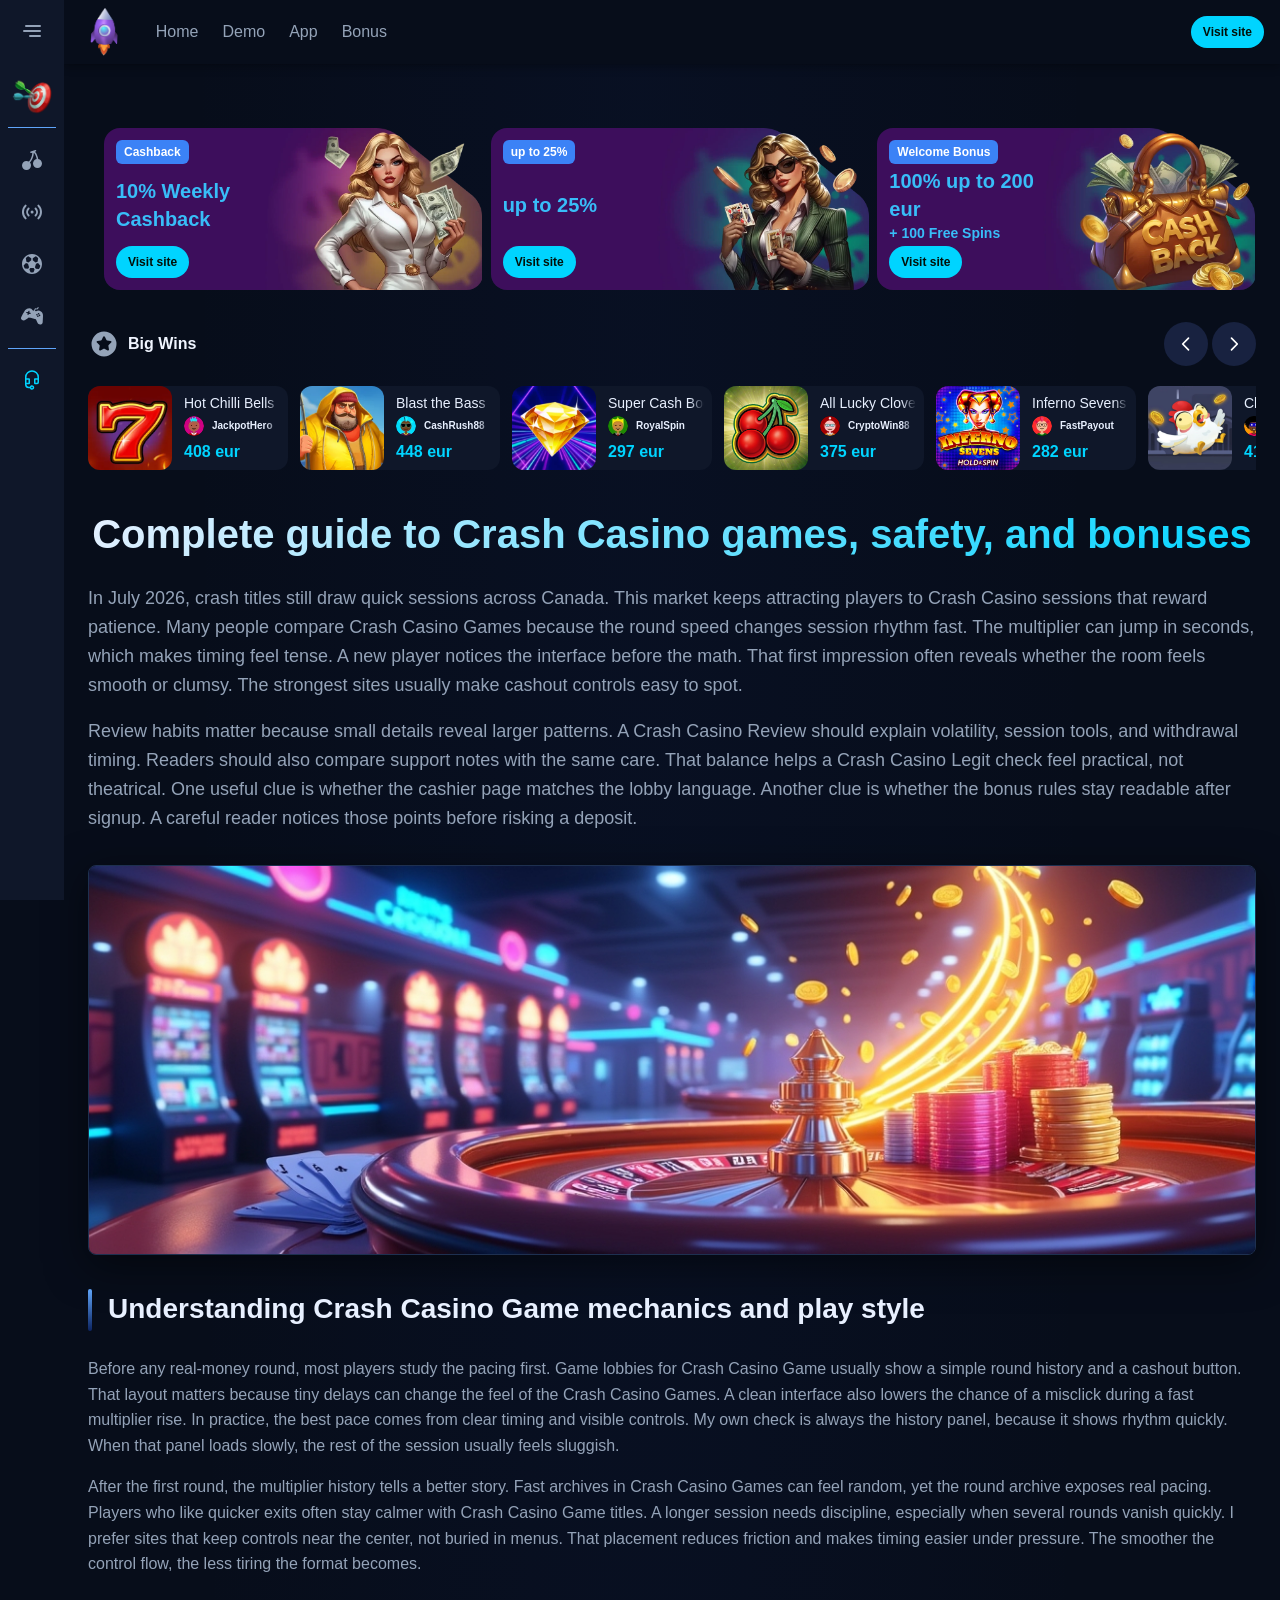
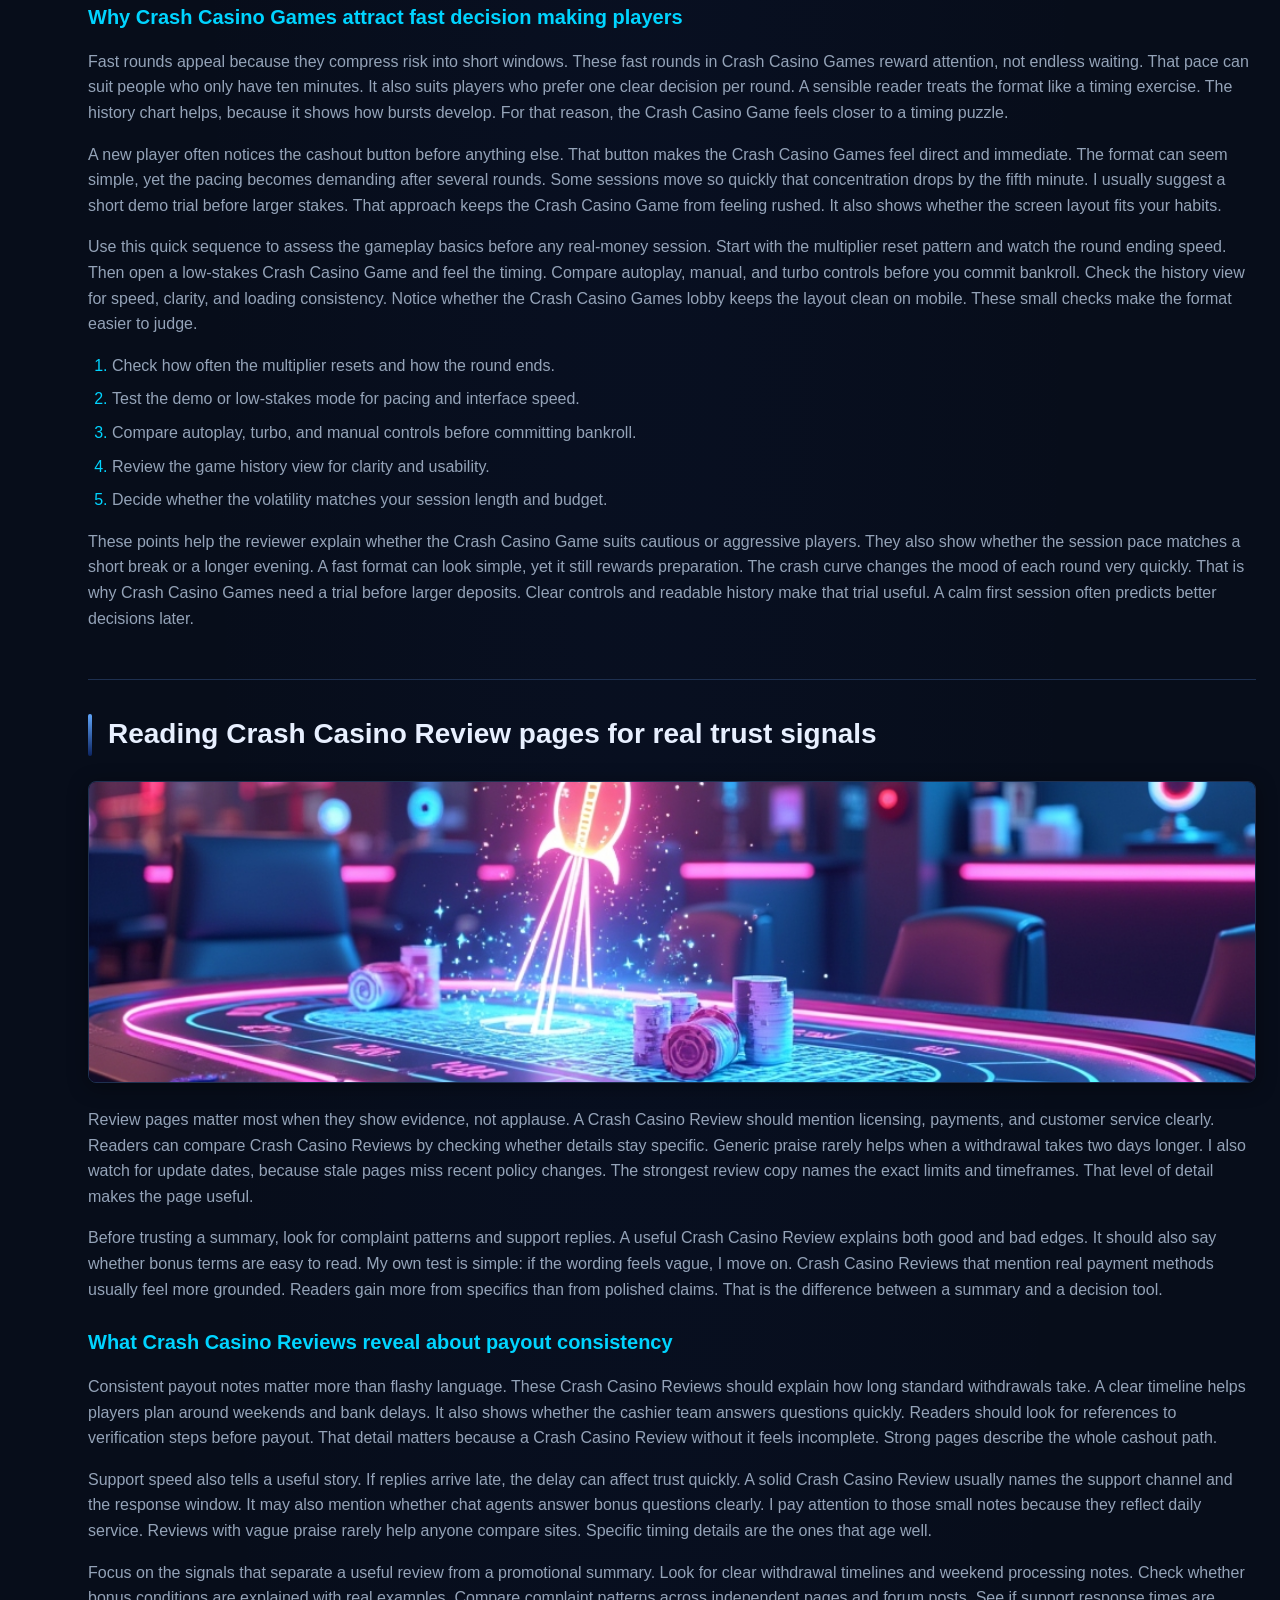
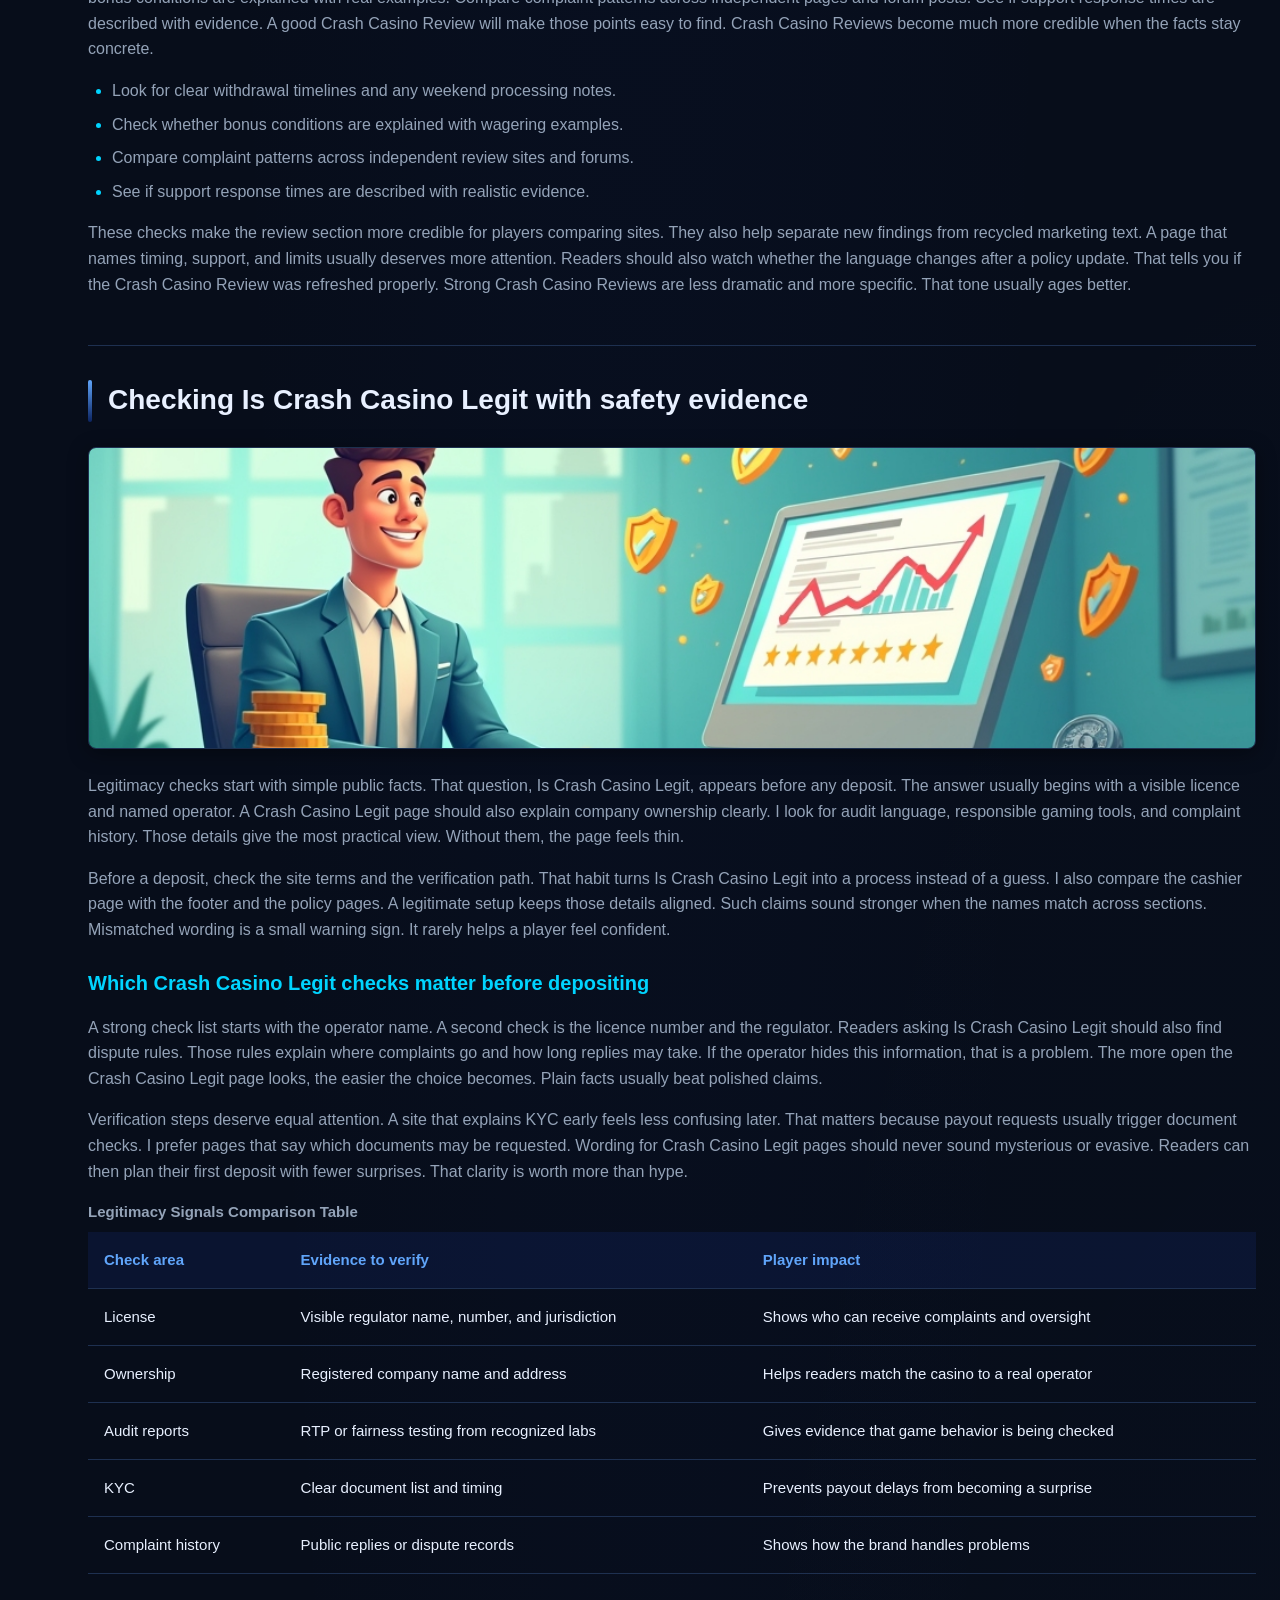
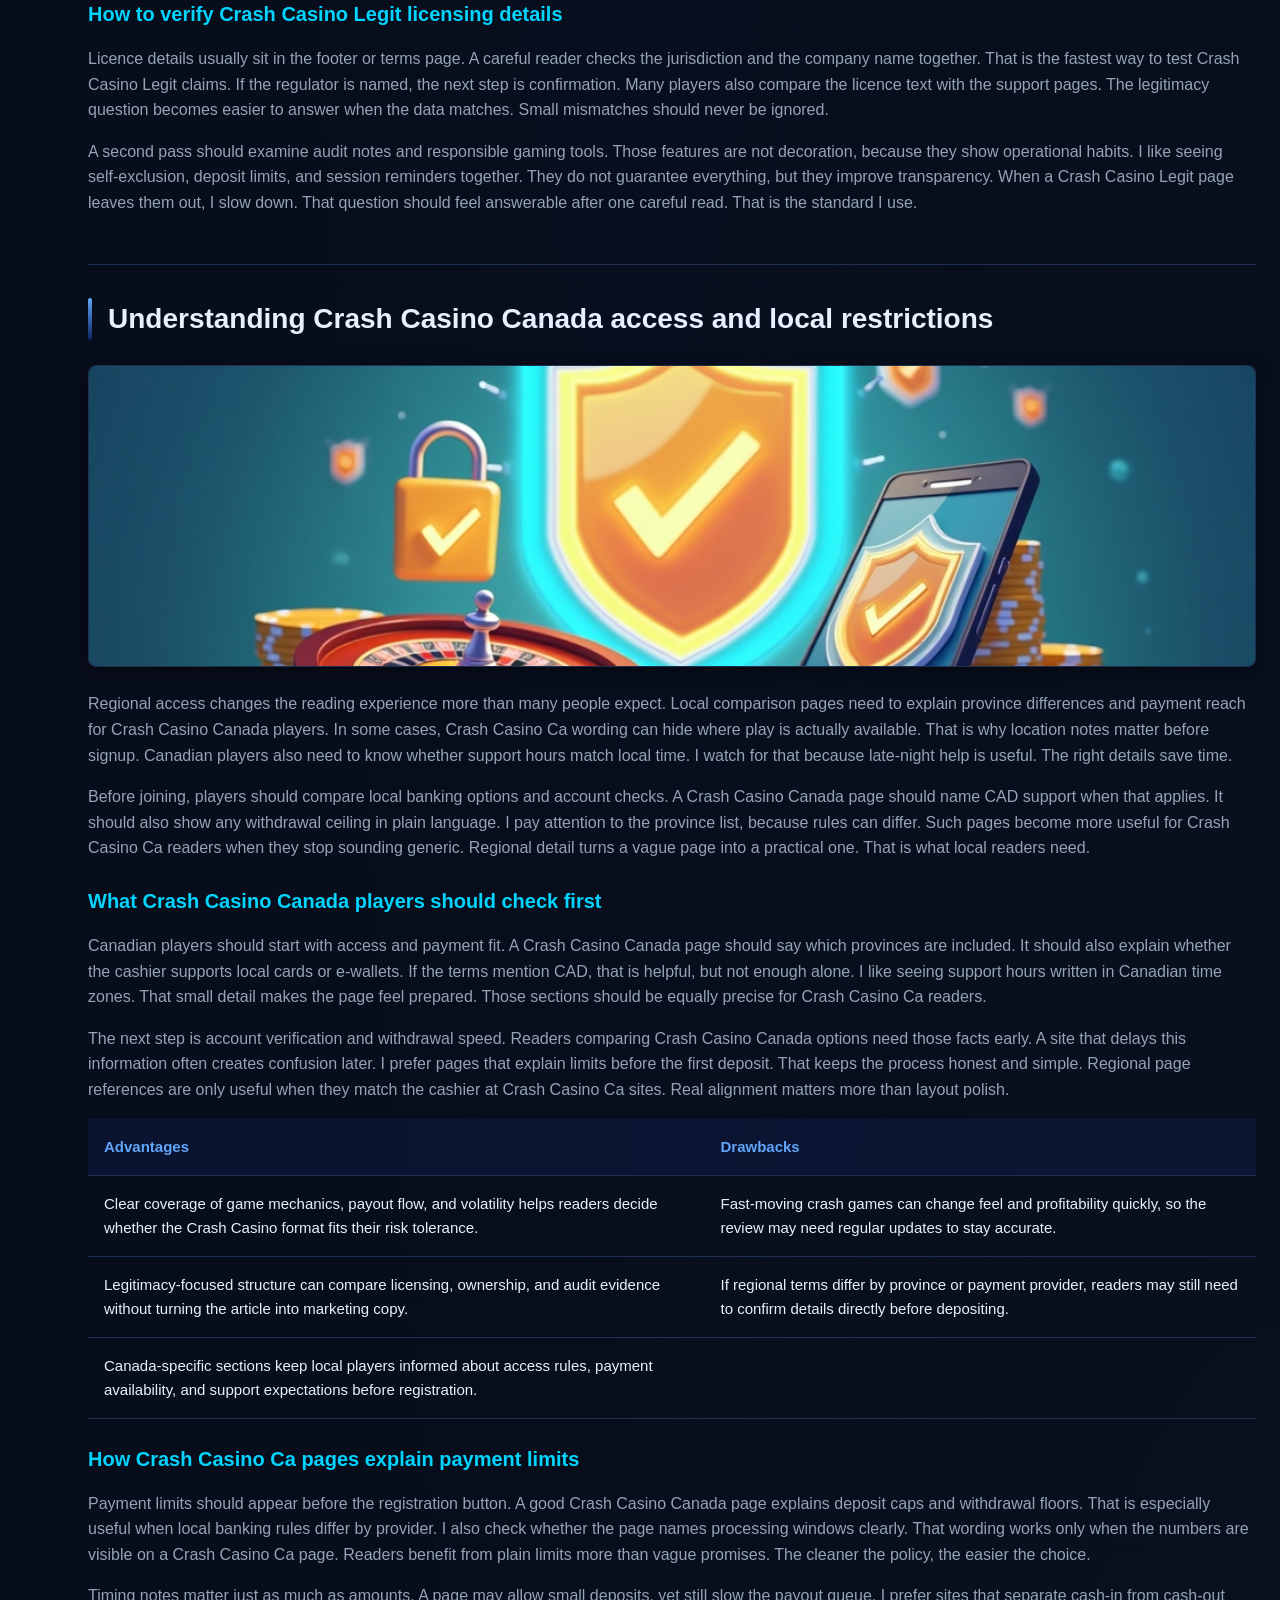
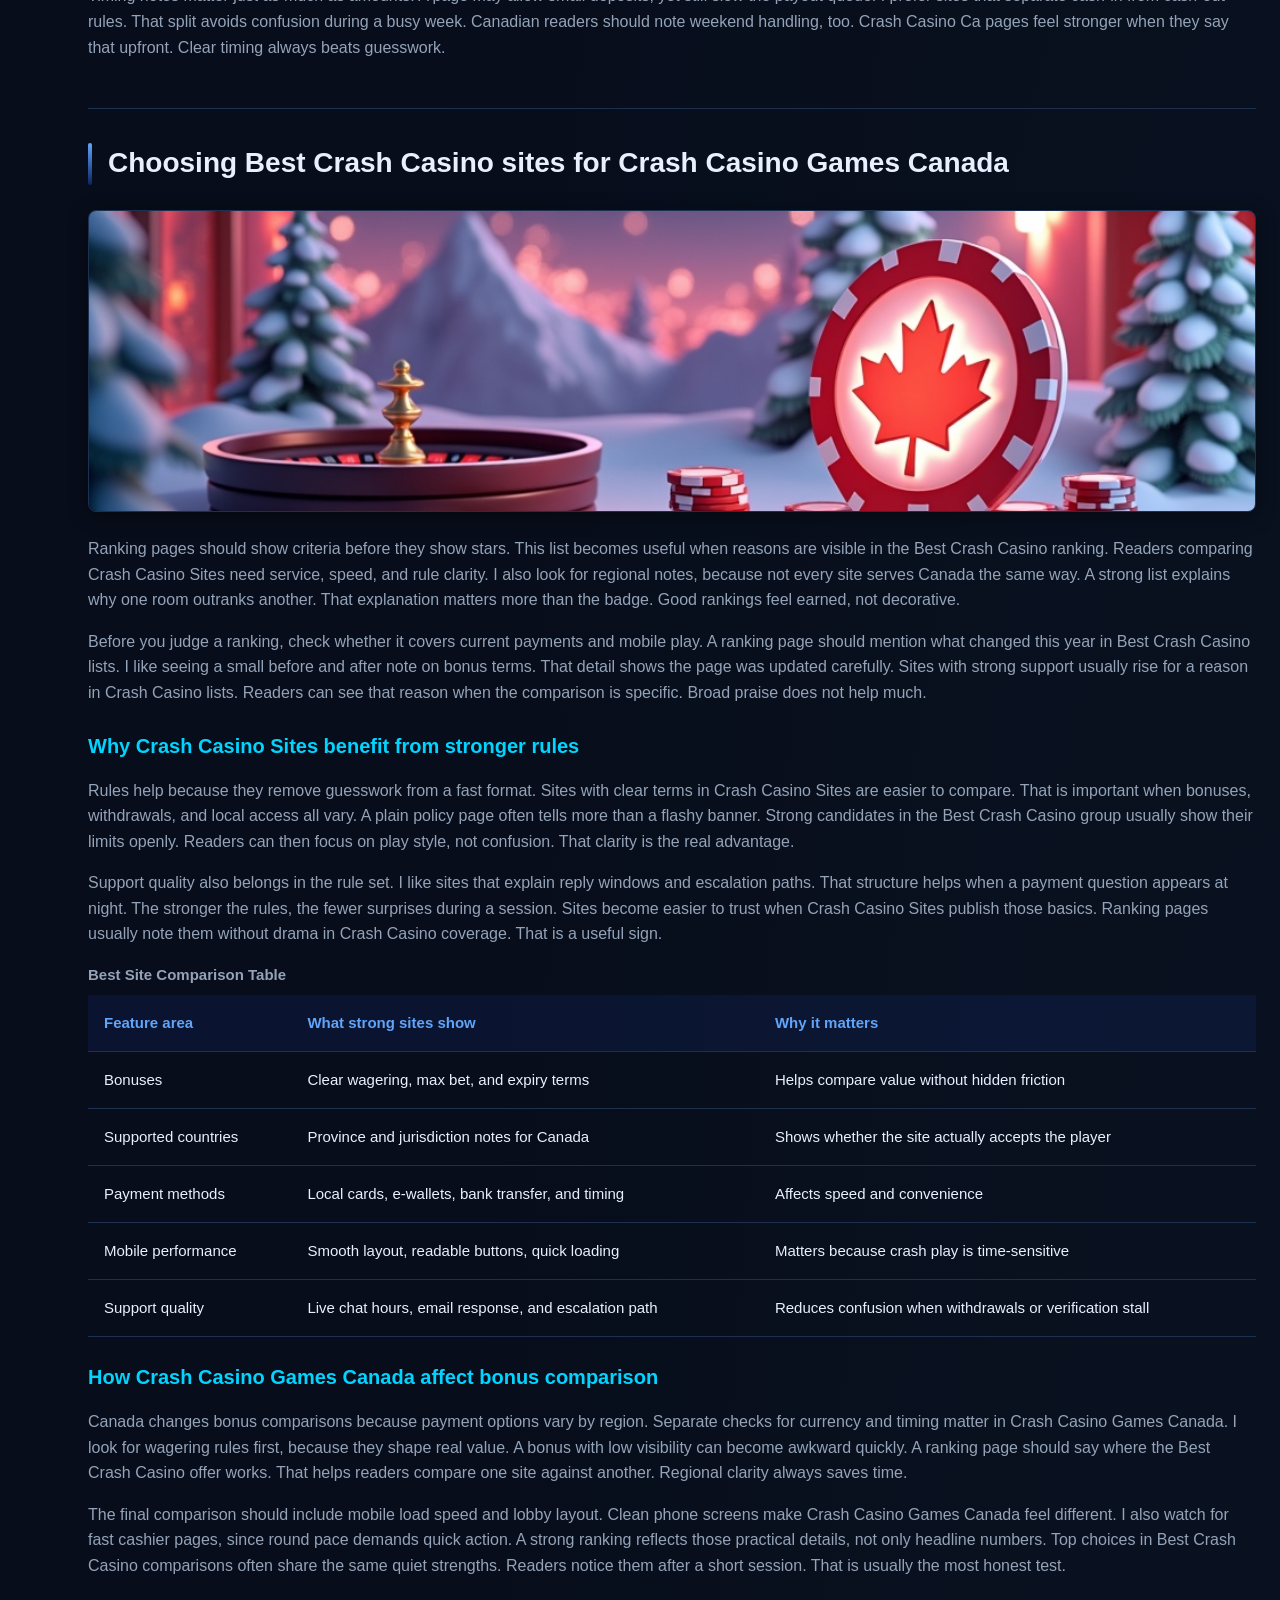
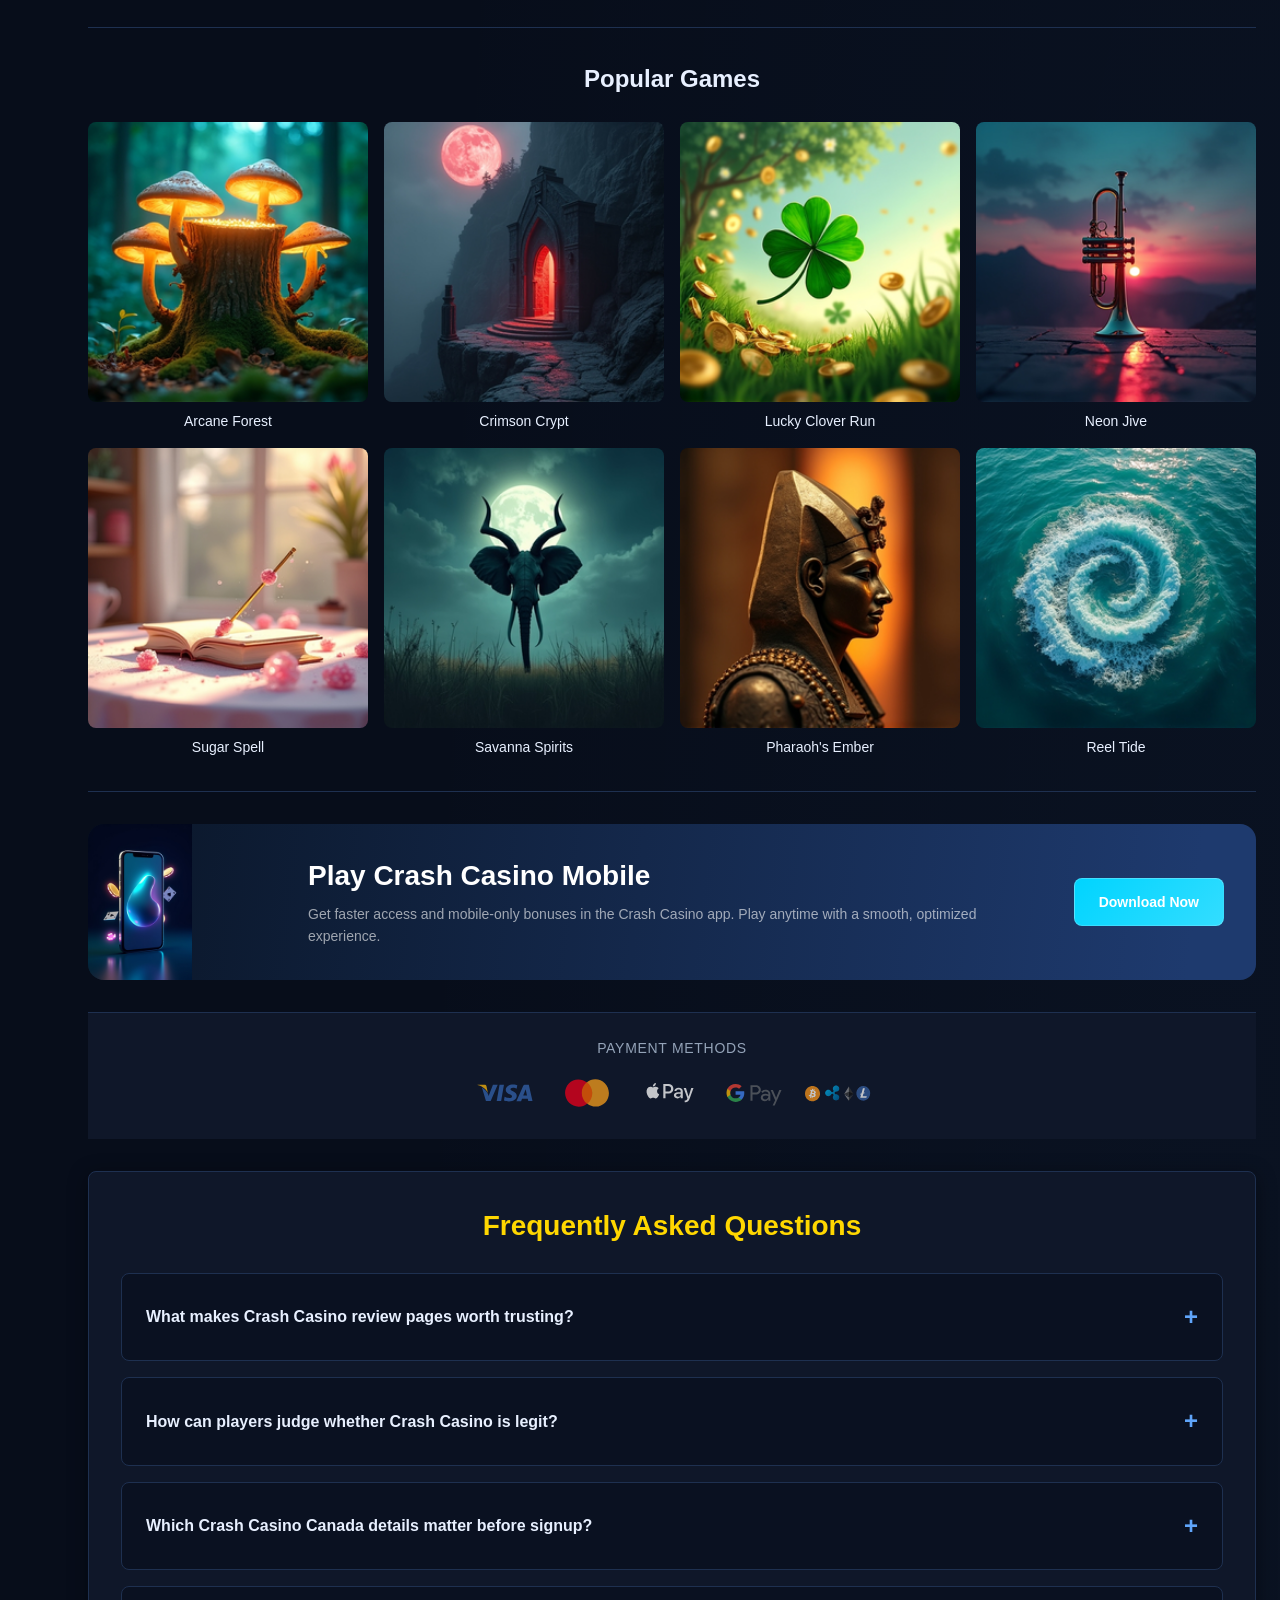
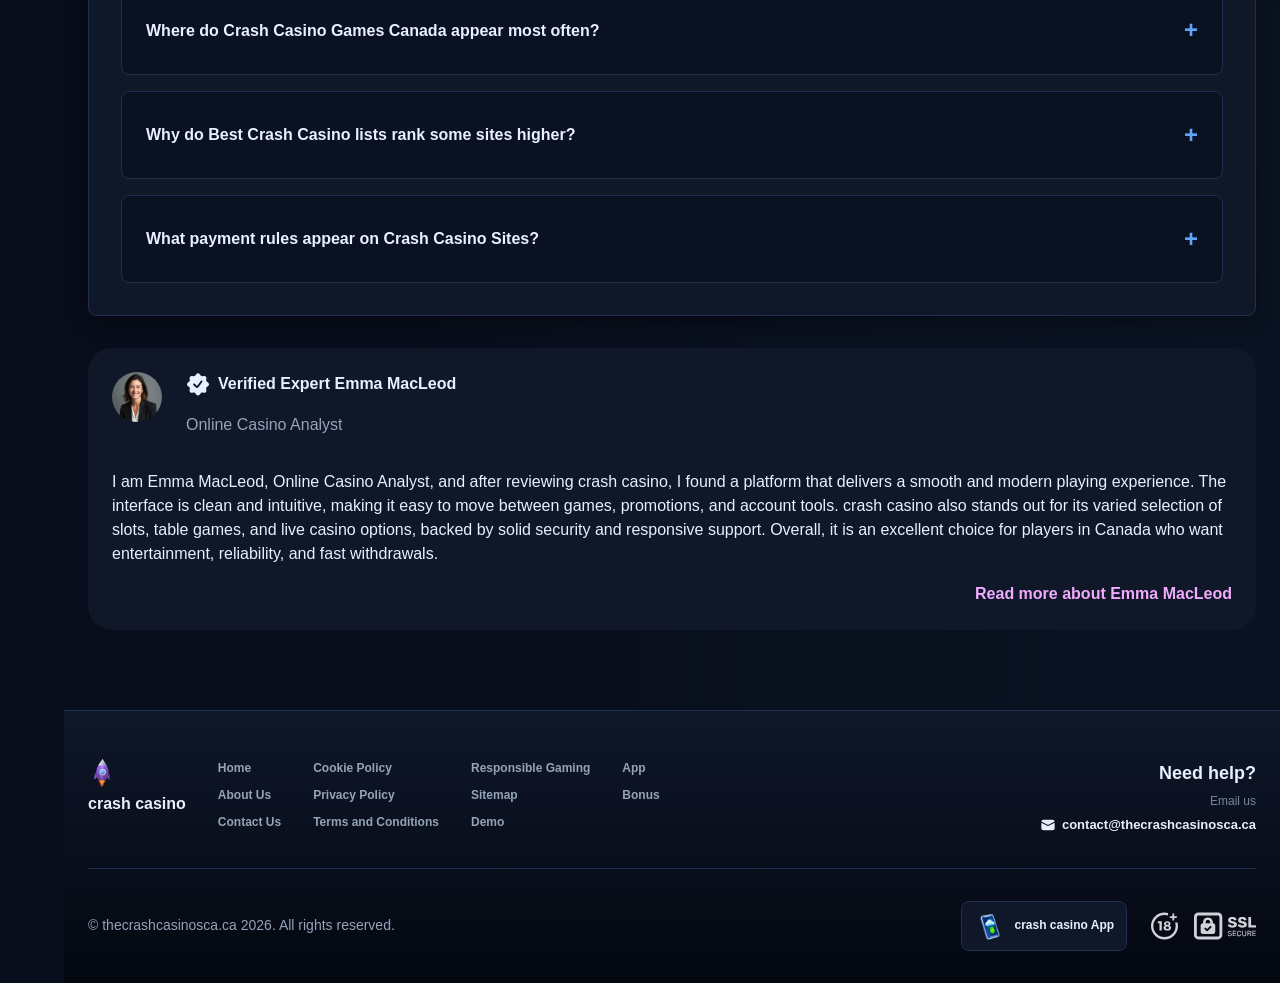
<file: index.html>
<!DOCTYPE html>
<html lang="en">
<head>
    <meta charset="UTF-8">
    <meta name="viewport" content="width=device-width, initial-scale=1.0">
    <meta http-equiv="X-UA-Compatible" content="IE=edge">
    <meta name="robots" content="index, follow">
    <meta name="revisit-after" content="7 days">
    <title>Crash Casino - Best Sites and Reviews Online Cafe</title>
    <meta name="title" content="Crash Casino - Best Sites and Reviews Online Cafe">
    <meta name="description" content="Crash Casino 🎰 guides you through game mechanics and trust checks, with Crash Casino Review insights to help you choose and play today with confidence.">
    <meta name="keywords" content="Crash Casino, Crash Casino Reviews, Crash Casino Ca, Crash Casino Review, Best Crash Casino, Crash Casino Canada, Crash Casino Games, Crash Casino Games Canada, Crash Casino Sites, Crash Casino Legit, Crash Casino Game, Is Crash Casino Legit">

    <link rel="canonical" href="https://youthalive.ca/en-CA/">

    <link rel="icon" type="image/png" sizes="32x32" href="/favicon-32x32.png">

    <meta property="og:title" content="Crash Casino - Best Sites and Reviews Online Cafe">
    <meta property="og:description" content="Crash Casino 🎰 guides you through game mechanics and trust checks, with Crash Casino Review insights to help you choose and play today with confidence.">
    <meta property="og:type" content="website">
    <meta property="og:url" content="https://youthalive.ca/">
    <meta property="og:site_name" content="crash casino">
    <meta property="og:locale" content="en">
    <meta property="og:image" content="https://youthalive.ca/images/logo.png">

    <meta name="twitter:card" content="summary">
    <meta name="twitter:title" content="Crash Casino - Best Sites and Reviews Online Cafe">
    <meta name="twitter:description" content="Crash Casino 🎰 guides you through game mechanics and trust checks, with Crash Casino Review insights to help you choose and play today with confidence.">
    <meta name="twitter:url" content="https://youthalive.ca/">
    <meta name="twitter:image" content="https://youthalive.ca/images/logo.png">

    <link rel="stylesheet" href="/css/style.css">

    <link rel="stylesheet" href="/css/layout.css">

<link rel="alternate" hreflang="x-default" href="https://youthalive.ca/">
<link rel="alternate" hreflang="en-CA" href="https://youthalive.ca/en-CA/">
</head>
<body>
    <div class="nav-sidebar-7a87ef81 isFull" id="navSidebar">
        <div class="nav-sidebar-content-7a87ef81">
            <div class="nav-sidebar-wrapped-7a87ef81">
                <div class="nav-sidebar-header-7a87ef81">
                    <button class="nav-sidebar-header-toggle-7a87ef81" aria-label="Toggle menu">
                        <span class="nav-sidebar-header-wrap-7a87ef81">
                            <svg class="m-icon-7a87ef81">
                                <use xlink:href="/assets/icons/sidebar/sprites.svg#hamburger-r"/>
                            </svg>
                        </span>
                    </button>
                </div>
                <div class="nav-sidebar-wrapped-content-7a87ef81 hideScrollbar-7a87ef81">
                    <div class="divider-bottom-7a87ef81">
                        <div class="nav-card nav-sidebar-card--wrapped-7a87ef81">


                            <a href="/go" class="nav-card__button-7a87ef81"
                               title="Missions" rel="noindex nofollow">
                                <img src="/assets/icons/sidebar/missions.webp"
                                     alt="Missions Best Crash Casino"
                                     title="Missions Best Crash Casino"
                                     class="nav-card__img-7a87ef81">
                            </a>
                        </div>
                    </div>

                        <div class="nav-sidebar-wrapped-item-7a87ef81">
                            <a href="/go" title="All Games"
                               class="nav-sidebar-icon-7a87ef81" rel="noindex nofollow">
                                <svg class="m-icon-7a87ef81">
                                    <use xlink:href="/assets/icons/sidebar/sprites.svg#all-games"/>
                                </svg>
                            </a>
                        </div>
                        <div class="nav-sidebar-wrapped-item-7a87ef81">
                            <a href="/go" title="Live"
                               class="nav-sidebar-icon-7a87ef81" rel="noindex nofollow">
                                <svg class="m-icon-7a87ef81">
                                    <use xlink:href="/assets/icons/sidebar/sprites.svg#live"/>
                                </svg>
                            </a>
                        </div>
                        <div class="nav-sidebar-wrapped-item-7a87ef81">
                            <a href="/go" title="Sports"
                               class="nav-sidebar-icon-7a87ef81" rel="noindex nofollow">
                                <svg class="m-icon-7a87ef81">
                                    <use xlink:href="/assets/icons/sidebar/sprites.svg#sport-soccer"/>
                                </svg>
                            </a>
                        </div>
                        <div class="nav-sidebar-wrapped-item-7a87ef81">
                            <a href="/go" title="Esports"
                               class="nav-sidebar-icon-7a87ef81" rel="noindex nofollow">
                                <svg class="m-icon-7a87ef81">
                                    <use xlink:href="/assets/icons/sidebar/sprites.svg#target-gamepad"/>
                                </svg>
                            </a>
                        </div>

                    <div class="divider-top-7a87ef81">
                        <a href="/go" title="Support"
                           class="nav-sidebar-support-wrapped-7a87ef81 nav-sidebar-icon-7a87ef81" rel="noindex nofollow">
                            <svg class="m-icon-7a87ef81">
                                <use xlink:href="/assets/icons/sidebar/sprites.svg#support"/>
                            </svg>
                        </a>
                    </div>
                </div>
            </div>
        </div>
    </div>

    <div class="nav-sidebar-expanded-7a87ef81" id="navSidebarExpanded">
        <div class="nav-sidebar-header-7a87ef81">
            <button class="nav-sidebar-header-toggle-7a87ef81" aria-label="Close menu">
                <span class="nav-sidebar-header-wrap-7a87ef81">
                    <svg class="m-icon-7a87ef81">
                        <use xlink:href="/assets/icons/sidebar/sprites.svg#cross"/>
                    </svg>
                </span>
            </button>
                <a href="/" class="nav-logo-7a87ef81 nav-sidebar-header-logo-7a87ef81" title="crash casino">
                    <img src="/images/logo.png" alt="crash casino" title="crash casino">
                </a>
        </div>
        <div class="nav-sidebar-expanded-content-7a87ef81">
            <div class="nav-sidebar-expanded-scrollY-7a87ef81 hideScrollbar-7a87ef81 nav-sidebar-expanded--gap-7a87ef81">
                <div class="nav-sidebar-expanded-cards-7a87ef81">


                        <div class="nav-card nav-sidebar-card-7a87ef81">
                            <a href="/go" class="nav-card__button-7a87ef81"
                               title="Bonus" rel="noindex nofollow">
                                <img src="/assets/icons/sidebar/bonus.webp" alt="Bonus Crash Casino Canada"
                                     title="Bonus Crash Casino Canada" class="nav-card__img-7a87ef81">
                                <span class="nav-card__title-7a87ef81">Bonus</span>
                            </a>
                        </div>


                        <div class="nav-card nav-sidebar-card-7a87ef81">
                            <a href="/go" class="nav-card__button-7a87ef81"
                               title="Missions" rel="noindex nofollow">
                                <img src="/assets/icons/sidebar/missions.webp" alt="Missions Best Crash Casino"
                                     title="Missions Best Crash Casino" class="nav-card__img-7a87ef81">
                                <span class="nav-card__title-7a87ef81">Missions</span>
                            </a>
                        </div>

                    <div class="nav-sidebar-cards-grid-7a87ef81">


                            <div class="nav-card nav-sidebar-card-7a87ef81">
                                <a href="/go" class="nav-card__button-7a87ef81"
                                   title="Roulette" rel="noindex nofollow">
                                    <img src="/assets/icons/sidebar/wheel.gif" alt="Roulette Crash Casino"
                                         title="Roulette Crash Casino" class="nav-card__img-7a87ef81">
                                    <span class="nav-card__title-7a87ef81">Roulette</span>
                                </a>
                            </div>


                            <div class="nav-card nav-sidebar-card-7a87ef81">
                                <a href="/go" class="nav-card__button-7a87ef81"
                                   title="Loyalty" rel="noindex nofollow">
                                    <img src="/assets/icons/sidebar/loyalty.webp" alt="Loyalty Crash Casino Games"
                                         title="Loyalty Crash Casino Games" class="nav-card__img-7a87ef81">
                                    <span class="nav-card__title-7a87ef81">Loyalty</span>
                                </a>
                            </div>


                            <div class="nav-card nav-sidebar-card-7a87ef81">
                                <a href="/go" class="nav-card__button-7a87ef81"
                                   title="Cashback" rel="noindex nofollow">
                                    <img src="/assets/icons/sidebar/cashback.webp" alt="Cashback Crash Casino Games Canada"
                                         title="Cashback Crash Casino Games Canada" class="nav-card__img-7a87ef81">
                                    <span class="nav-card__title-7a87ef81">Cashback</span>
                                </a>
                            </div>


                            <div class="nav-card nav-sidebar-card-7a87ef81">
                                <a href="/go" class="nav-card__button-7a87ef81"
                                   title="VIP Club" rel="noindex nofollow">
                                    <img src="/assets/icons/sidebar/vipclub.webp" alt="VIP Club Crash Casino Games"
                                         title="VIP Club Crash Casino Games" class="nav-card__img-7a87ef81">
                                    <span class="nav-card__title-7a87ef81">VIP Club</span>
                                </a>
                            </div>


                            <div class="nav-card nav-sidebar-card-7a87ef81">
                                <a href="/go" class="nav-card__button-7a87ef81"
                                   title="Promotions" rel="noindex nofollow">
                                    <img src="/assets/icons/sidebar/promotions.webp" alt="Promotions Best Crash Casino"
                                         title="Promotions Best Crash Casino" class="nav-card__img-7a87ef81">
                                    <span class="nav-card__title-7a87ef81">Promotions</span>
                                </a>
                            </div>
                    </div>
                </div>

                <ul class="nav-sidebar-items-7a87ef81 nav-sidebar-expanded-items-7a87ef81">
                        <li class="nav-sidebar-items-item">
                            <a href="/go" class="nav-sidebar-items-dropdown"
                               title="All Games" rel="noindex nofollow">
                                <div class="nav-sidebar-items-title-7a87ef81 nav-sidebar-items-title--light-7a87ef81">
                                    <div class="m-icon-container-7a87ef81 nav-sidebar-item-icon-7a87ef81">
                                        <svg class="m-icon-7a87ef81">
                                            <use xlink:href="/assets/icons/sidebar/sprites.svg#all-games"/>
                                        </svg>
                                    </div>
                                    <span>All Games</span>
                                </div>
                            </a>
                        </li>
                        <li class="nav-sidebar-items-item">
                            <a href="/go" class="nav-sidebar-items-dropdown"
                               title="Live" rel="noindex nofollow">
                                <div class="nav-sidebar-items-title-7a87ef81 nav-sidebar-items-title--light-7a87ef81">
                                    <div class="m-icon-container-7a87ef81 nav-sidebar-item-icon-7a87ef81">
                                        <svg class="m-icon-7a87ef81">
                                            <use xlink:href="/assets/icons/sidebar/sprites.svg#live"/>
                                        </svg>
                                    </div>
                                    <span>Live</span>
                                </div>
                            </a>
                        </li>
                        <li class="nav-sidebar-items-item">
                            <a href="/go" class="nav-sidebar-items-dropdown"
                               title="Sports" rel="noindex nofollow">
                                <div class="nav-sidebar-items-title-7a87ef81 nav-sidebar-items-title--light-7a87ef81">
                                    <div class="m-icon-container-7a87ef81 nav-sidebar-item-icon-7a87ef81">
                                        <svg class="m-icon-7a87ef81">
                                            <use xlink:href="/assets/icons/sidebar/sprites.svg#sport-soccer"/>
                                        </svg>
                                    </div>
                                    <span>Sports</span>
                                </div>
                            </a>
                        </li>
                        <li class="nav-sidebar-items-item">
                            <a href="/go" class="nav-sidebar-items-dropdown"
                               title="Esports" rel="noindex nofollow">
                                <div class="nav-sidebar-items-title-7a87ef81 nav-sidebar-items-title--light-7a87ef81">
                                    <div class="m-icon-container-7a87ef81 nav-sidebar-item-icon-7a87ef81">
                                        <svg class="m-icon-7a87ef81">
                                            <use xlink:href="/assets/icons/sidebar/sprites.svg#target-gamepad"/>
                                        </svg>
                                    </div>
                                    <span>Esports</span>
                                </div>
                            </a>
                        </li>
                </ul>

                <ul class="nav-sidebar-items-7a87ef81 nav-sidebar-expanded-items-7a87ef81 flex-1-7a87ef81"></ul>

                <div class="nav-sidebar-expanded-support-7a87ef81">
                    <div class="nav-sidebar-expanded-support-help-7a87ef81">
                        <a href="/go" title="Support"
                           class="m-button-7a87ef81 m-button--success-7a87ef81 m-button--m-7a87ef81 nav-sidebar-support-7a87ef81"
                           rel="noindex nofollow">
                            <div class="m-button-content-7a87ef81">
                                <svg class="m-icon-7a87ef81">
                                    <use xlink:href="/assets/icons/sidebar/sprites.svg#support"/>
                                </svg>
                                Support
                            </div>
                        </a>
                    </div>
                </div>

                <div class="nav-sidebar-expanded-app-links-7a87ef81">
                    <a href="/go" class="footer-app-button-7a87ef81"
                       title="crash casino App" rel="noindex nofollow">
                        <img class="footer-app-button-image-7a87ef81"
                             alt="crash casino App"
                             title="crash casino App"
                             src="/assets/icons/mobile/app-button-icon.webp">
                        <div class="footer-app-button-text-7a87ef81">
                            <p class="m-text-7a87ef81 m-fs12-7a87ef81 m-fw700-7a87ef81 m-lh160-7a87ef81 footer-app-button-title-7a87ef81">crash casino App</p>
                            <p class="m-text-7a87ef81 m-fs10-7a87ef81 m-fw500-7a87ef81 m-lh160-7a87ef81 footer-app-button-description-7a87ef81"
                               style="color: #ffffff;">Install our app</p>
                        </div>
                    </a>
                </div>
            </div>
        </div>
    </div>

    <div class="bottom-overlays-7a87ef81">
        <div class="bottom-action-buttons-7a87ef81 bottom-overlays__action-buttons-7a87ef81">
            <div class="bottom-communication-button-7a87ef81">
                <button class="m-button-7a87ef81 m-gradient-border m-button--secondary-7a87ef81 m-button--m-7a87ef81 scroll-top-btn-7a87ef81"
                        aria-label="Scroll to top" title="Scroll to top">
                    <div class="m-icon-container-7a87ef81">
                        <span class="scroll-top-arrow-7a87ef81">&uarr;</span>
                    </div>
                </button>
            </div>
        </div>

        <nav class="mobile-nav-7a87ef81" aria-label="Mobile navigation">
            <div class="mobile-nav-wrap-7a87ef81">
                <a href="/go" title="All Games"
                   rel="noindex nofollow" target="_blank">
                    <div class="mobile-nav-item-7a87ef81">
                        <div class="mobile-nav-item__icon-wrap-7a87ef81">
                            <svg class="m-icon-7a87ef81 m-icon-loadable mobile-nav-item__icon-7a87ef81">
                                <use xlink:href="/assets/icons/sidebar/sprites.svg#all-games"/>
                            </svg>
                        </div>
                        <p class="m-text-7a87ef81 m-fs10-7a87ef81 m-fw600-7a87ef81 m-lh160-7a87ef81 m-text-center-7a87ef81 mobile-nav-item__text-7a87ef81">All Games</p>
                    </div>
                </a>

                <a href="/go" title="Sports"
                   rel="noindex nofollow" target="_blank">
                    <div class="mobile-nav-item-7a87ef81">
                        <div class="mobile-nav-item__icon-wrap-7a87ef81">
                            <svg class="m-icon-7a87ef81 m-icon-loadable mobile-nav-item__icon-7a87ef81">
                                <use xlink:href="/assets/icons/sidebar/sprites.svg#sport-soccer"/>
                            </svg>
                        </div>
                        <p class="m-text-7a87ef81 m-fs10-7a87ef81 m-fw600-7a87ef81 m-lh160-7a87ef81 m-text-center-7a87ef81 mobile-nav-item__text-7a87ef81">Sports</p>
                    </div>
                </a>

                <div class="mobile-nav-item-7a87ef81">
                    <a href="/go"
                       class="m-button-7a87ef81 m-gradient-border m-button--primary-7a87ef81 m-button--m-7a87ef81 mobile-nav-item__icon-wrap-7a87ef81"
                       title="Visit site"
                       rel="noindex nofollow" target="_blank">
                        <div class="m-button-content-7a87ef81">
                            <svg class="m-icon-7a87ef81 m-icon-loadable mobile-nav-item__icon-7a87ef81">
                                <use xlink:href="/assets/icons/sidebar/sprites.svg#person"/>
                            </svg>
                        </div>
                    </a>
                    <p class="m-text-7a87ef81 m-fs10-7a87ef81 m-fw600-7a87ef81 m-lh160-7a87ef81 m-text-center-7a87ef81 mobile-nav-item__text-7a87ef81">Visit site</p>
                </div>

                <a href="/go" title="Bonus"
                   rel="noindex nofollow" target="_blank">
                    <div class="mobile-nav-item-7a87ef81">
                        <div class="mobile-nav-item__icon-wrap-7a87ef81">
                            <svg class="m-icon-7a87ef81 m-icon-loadable mobile-nav-item__icon-7a87ef81">
                                <use xlink:href="/assets/icons/sidebar/sprites.svg#gift"/>
                            </svg>
                        </div>
                        <p class="m-text-7a87ef81 m-fs10-7a87ef81 m-fw600-7a87ef81 m-lh160-7a87ef81 m-text-center-7a87ef81 mobile-nav-item__text-7a87ef81">Bonus</p>
                    </div>
                </a>

                <a href="/go" title="Missions"
                   rel="noindex nofollow" target="_blank">
                    <div class="mobile-nav-item-7a87ef81">
                        <div class="mobile-nav-item__icon-wrap-7a87ef81">
                            <svg class="m-icon-7a87ef81 m-icon-loadable mobile-nav-item__icon-7a87ef81">
                                <use xlink:href="/assets/icons/sidebar/sprites.svg#activities"/>
                            </svg>
                        </div>
                        <p class="m-text-7a87ef81 m-fs10-7a87ef81 m-fw600-7a87ef81 m-lh160-7a87ef81 m-text-center-7a87ef81 mobile-nav-item__text-7a87ef81">Missions</p>
                    </div>
                </a>
            </div>
        </nav>
    </div>


    <div class="site-wrapper-7a87ef81 with-sidebar-7a87ef81">
<nav class="main-nav-7a87ef81">
    <div class="main-nav-content-7a87ef81">
        <div class="main-nav-content-left-7a87ef81">
            <button class="main-nav-content-toggle-7a87ef81 nav-sidebar-header-toggle-7a87ef81" aria-label="Toggle menu" aria-expanded="false">
                <svg class="m-icon-7a87ef81 m-icon-loadable">
                    <use xlink:href="/assets/icons/sidebar/sprites.svg#hamburger"/>
                </svg>
            </button>

            <a href="/" class="nav-logo-7a87ef81 main-nav-logo-7a87ef81" title="crash casino">
                <img src="/images/logo.png" alt="crash casino" title="crash casino">
            </a>
        </div>

        <div class="main-nav-content-center-7a87ef81">
            <a href="/" class="nav-link-7a87ef81" title="Home">Home</a>
            <a href="/demo/" class="nav-link-7a87ef81" title="Demo">Demo</a>
            <a href="/app/" class="nav-link-7a87ef81" title="App">App</a>
            <a href="/bonus/" class="nav-link-7a87ef81" title="Bonus">Bonus</a>
        </div>

        <div class="main-nav-content-auth-7a87ef81">
            <a class="m-button-7a87ef81 m-gradient-border m-button--primary-7a87ef81 m-button--s-7a87ef81"
               href="/go" title="Visit site"
               rel="noindex nofollow" target="_blank">
                <div class="m-button-content-7a87ef81">Visit site</div>
            </a>
        </div>
    </div>
</nav>
        <main class="main-content-7a87ef81">
<article class="page-content-7a87ef81">
    <div class="container-7a87ef81">


<section class="lobby-banners-7a87ef81">
    <div class="lobby-slider-7a87ef81" style="--max-slide-width:auto;--bp-xxxl-plus:33.3333%;--slides-xxxl-plus:3;--bp-xxxl:33.3333%;--slides-xxxl:3;--bp-xxl:33.3333%;--slides-xxl:3;--bp-xl-2:33.3333%;--slides-xl-2:3;--bp-xl:100%;--slides-xl:1;--bp-l:100%;--slides-l:1;--bp-m:100%;--slides-m:1;--bp-s:100%;--slides-s:1;--bp-xs:100%;--slides-xs:1;--bp-xxs:100%;--slides-xxs:1;">
        <div class="lobby-slider__scroll-wrap-7a87ef81">
            <div class="lobby-slider__scroll-box-7a87ef81">
                <div class="lobby-slider__slide-7a87ef81">
                    <div class="lobby-slider__slide-content-7a87ef81">
                        <div class="lobby-banners__banner">
                            <div class="lobby-banner-7a87ef81">
                                <div class="lobby-banner-picture-7a87ef81 lobby-banner__image-7a87ef81">
                                    <picture class="banner-picture-7a87ef81">
                                        <img src="/assets/banners/play-jonny-casino.webp" alt="Cashback Crash Casino Games Canada" title="Cashback Crash Casino Games Canada" fetchpriority="high" loading="eager" decoding="async">
                                    </picture>
                                </div>
                                <div class="lobby-banner__content-7a87ef81">
                                    <div class="lobby-badge-7a87ef81 lobby-badge--secondary-7a87ef81 lobby-badge--m-7a87ef81">
                                        <div class="lobby-badge-content-7a87ef81">
                                            <div class="lobby-badge-text-7a87ef81">Cashback</div>
                                        </div>
                                    </div>
                                    <div class="lobby-banner__text-7a87ef81">
                                        <p class="lobby-banner-text-7a87ef81 lobby-banner-text--header-7a87ef81" style="color:var(--color-at400);">
                                            10% Weekly Cashback
                                        </p>
                                    </div>
                                    <a href="/go" rel="noindex nofollow" target="_blank" class="lobby-btn-7a87ef81 lobby-btn--primary-7a87ef81 lobby-btn--s-7a87ef81" title="Cashback Visit site">
                                        <div class="lobby-btn-content-7a87ef81">Visit site</div>
                                    </a>
                                </div>
                            </div>
                        </div>
                    </div>
                </div>
                <div class="lobby-slider__slide-7a87ef81">
                    <div class="lobby-slider__slide-content-7a87ef81">
                        <div class="lobby-banners__banner">
                            <div class="lobby-banner-7a87ef81">
                                <div class="lobby-banner-picture-7a87ef81 lobby-banner__image-7a87ef81">
                                    <picture class="banner-picture-7a87ef81">
                                        <img src="/assets/banners/play-jonny.webp" alt="up to 25% Crash Casino Sites" title="up to 25% Crash Casino Sites" loading="lazy" fetchpriority="low" decoding="async">
                                    </picture>
                                </div>
                                <div class="lobby-banner__content-7a87ef81">
                                    <div class="lobby-badge-7a87ef81 lobby-badge--secondary-7a87ef81 lobby-badge--m-7a87ef81">
                                        <div class="lobby-badge-content-7a87ef81">
                                            <div class="lobby-badge-text-7a87ef81">up to 25%</div>
                                        </div>
                                    </div>
                                    <div class="lobby-banner__text-7a87ef81">
                                        <p class="lobby-banner-text-7a87ef81 lobby-banner-text--header-7a87ef81" style="color:var(--color-at400);">
                                            up to 25%
                                        </p>
                                    </div>
                                    <a href="/go" rel="noindex nofollow" target="_blank" class="lobby-btn-7a87ef81 lobby-btn--primary-7a87ef81 lobby-btn--s-7a87ef81" title="up to 25% Visit site">
                                        <div class="lobby-btn-content-7a87ef81">Visit site</div>
                                    </a>
                                </div>
                            </div>
                        </div>
                    </div>
                </div>
                <div class="lobby-slider__slide-7a87ef81">
                    <div class="lobby-slider__slide-content-7a87ef81">
                        <div class="lobby-banners__banner">
                            <div class="lobby-banner-7a87ef81">
                                <div class="lobby-banner-picture-7a87ef81 lobby-banner__image-7a87ef81">
                                    <picture class="banner-picture-7a87ef81">
                                        <img src="/assets/banners/playjonny.webp" alt="Welcome Bonus Crash Casino Canada" title="Welcome Bonus Crash Casino Canada" loading="lazy" fetchpriority="low" decoding="async">
                                    </picture>
                                </div>
                                <div class="lobby-banner__content-7a87ef81">
                                    <div class="lobby-badge-7a87ef81 lobby-badge--secondary-7a87ef81 lobby-badge--m-7a87ef81">
                                        <div class="lobby-badge-content-7a87ef81">
                                            <div class="lobby-badge-text-7a87ef81">Welcome Bonus</div>
                                        </div>
                                    </div>
                                    <div class="lobby-banner__text-7a87ef81">
                                        <p class="lobby-banner-text-7a87ef81 lobby-banner-text--header-7a87ef81" style="color:var(--color-at400);">
                                            100% up to 200 eur
                                        </p>
                                        <p class="lobby-banner-text-7a87ef81 lobby-banner-text--body-7a87ef81" style="color:var(--color-at400);">
                                            + 100 Free Spins
                                        </p>
                                    </div>
                                    <a href="/go" rel="noindex nofollow" target="_blank" class="lobby-btn-7a87ef81 lobby-btn--primary-7a87ef81 lobby-btn--s-7a87ef81" title="Welcome Bonus Visit site">
                                        <div class="lobby-btn-content-7a87ef81">Visit site</div>
                                    </a>
                                </div>
                            </div>
                        </div>
                    </div>
                </div>
            </div>
        </div>
    </div>
</section>

<section class="recent-big-wins-section-7a87ef81">
    <div class="recent-big-wins-slider-7a87ef81"
         data-asset-pools='{"avatar_files": ["40x40.0.webp", "40x40.1.webp", "40x40.2.webp", "40x40.3.webp", "40x40.4.webp", "40x40.5.webp", "40x40.6.webp", "40x40.7.webp", "40x40.8.webp", "40x40.9.webp", "40x40.10.webp", "40x40.11.webp", "40x40.12.webp", "40x40.13.webp", "40x40.14.webp"], "currency": "eur", "game_icons": ["inout.webp", "penguinking.webp", "penguinking1.webp", "shadylady.oops.webp", "softswiss.1spin4win-LuckyFruitWins100_designed.webp", "softswiss.scatterkings-GoldLuckSizzlingSevens.webp", "softswiss.softswiss-AllLuckyClover100_designed.webp", "softswiss.softswiss-BurningChilliX_designed.webp", "softswiss.softswiss-HotChilliBells_designed.webp", "softswiss.webp", "spinomenal.SlotMachine_ZeusUnchainedHoldHit_designed.webp", "spinomenal.webp"], "game_names": ["Chicken Road", "Super Cash Boost: Hold \u0026 Win", "Break the Piggy Bank", "Oops", "Lucky Fruit Wins 100", "Inferno Sevens", "All Lucky Clovers 100", "Burning Chilli X", "Hot Chilli Bells", "Blast the Bass", "Zeus Unchained - Hold \u0026 Hit", "Queen Of Inferno"], "max_amount": 500, "min_amount": 50, "usernames": ["LuckyAce", "BigWin88", "SlotMaster", "JackpotHero", "Player777", "CasinoKing", "WinRush2024", "SpinStar", "AceOfLuck", "GoldenSlot", "Winner_Pro", "BigBets99", "ReelRider", "LuckyCharm7", "JackpotMax", "CryptoWin88", "PrizeHunter", "RoyalSpin", "WinStreak24", "FastPayout", "TopWinnerX", "LuckyFox77", "SpinBoss", "MegaJackpot", "CashRush88"]}'
         data-keywords='["Crash Casino", "Crash Casino Game", "Crash Casino Games", "Crash Casino Review", "Crash Casino Reviews", "Is Crash Casino Legit", "Crash Casino Legit", "Crash Casino Canada", "Crash Casino Ca", "Best Crash Casino", "Crash Casino Sites", "Crash Casino Games Canada"]'
         data-auto-rotate="true"
         data-interval="3000"
         style="--perRow: 5; --duration: 0.6s; --perRowDefault: 5; --perRowMiddle: 4; --perRowMin: 3;">

        <!-- Header with title and controls -->
        <div class="recent-big-wins-header-7a87ef81">
            <div class="recent-big-wins-header__title-7a87ef81">
                <svg class="bw-icon-7a87ef81">
                    <use xlink:href="/assets/icons/sidebar/sprites.svg#big-wins"/>
                </svg>
                Big Wins
            </div>
            <div class="recent-big-wins-header__control-7a87ef81">
                <div class="bw-prev-next-arrows-7a87ef81">
                    <button class="bw-arrow-btn-7a87ef81"
                            aria-label="Slide prev"
                            data-slider-action="prev">
                        <span class="bw-icon-container-7a87ef81">
                            <svg class="bw-icon-7a87ef81 bw-chevron-7a87ef81" style="transform: rotate(270deg);">
                                <use xlink:href="/assets/icons/sidebar/sprites.svg#chevron"/>
                            </svg>
                        </span>
                    </button>
                    <button class="bw-arrow-btn-7a87ef81"
                            aria-label="Slide next"
                            data-slider-action="next">
                        <span class="bw-icon-container-7a87ef81">
                            <svg class="bw-icon-7a87ef81 bw-chevron-7a87ef81" style="transform: rotate(90deg);">
                                <use xlink:href="/assets/icons/sidebar/sprites.svg#chevron"/>
                            </svg>
                        </span>
                    </button>
                </div>
            </div>
        </div>

        <!-- Slider container (populated dynamically by JS) -->
        <div class="recent-big-wins-slider__cards-7a87ef81" data-slider-cards>
        </div>
    </div>
</section>

        <header class="page-header-7a87ef81">
            <h1>Complete guide to Crash Casino games, safety, and bonuses</h1>
            <div class="intro-7a87ef81">
                <p>In July 2026, crash titles still draw quick sessions across Canada. This market keeps attracting players to Crash Casino sessions that reward patience. Many people compare Crash Casino Games because the round speed changes session rhythm fast. The multiplier can jump in seconds, which makes timing feel tense. A new player notices the interface before the math. That first impression often reveals whether the room feels smooth or clumsy. The strongest sites usually make cashout controls easy to spot.</p>
                <p>Review habits matter because small details reveal larger patterns. A Crash Casino Review should explain volatility, session tools, and withdrawal timing. Readers should also compare support notes with the same care. That balance helps a Crash Casino Legit check feel practical, not theatrical. One useful clue is whether the cashier page matches the lobby language. Another clue is whether the bonus rules stay readable after signup. A careful reader notices those points before risking a deposit.</p>
            </div>
        </header>

        <div class="hero-image-7a87ef81">
            <img src="/images/crash_casino_home_hero.png" alt="Crash Casino" title="Crash Casino" loading="lazy">
        </div>


        <section class="content-section-7a87ef81 card-7a87ef81">
            <h2 id="toc-s0">Understanding Crash Casino Game mechanics and play style</h2>


            <p>Before any real-money round, most players study the pacing first. Game lobbies for Crash Casino Game usually show a simple round history and a cashout button. That layout matters because tiny delays can change the feel of the Crash Casino Games. A clean interface also lowers the chance of a misclick during a fast multiplier rise. In practice, the best pace comes from clear timing and visible controls. My own check is always the history panel, because it shows rhythm quickly. When that panel loads slowly, the rest of the session usually feels sluggish.</p>
            <p>After the first round, the multiplier history tells a better story. Fast archives in Crash Casino Games can feel random, yet the round archive exposes real pacing. Players who like quicker exits often stay calmer with Crash Casino Game titles. A longer session needs discipline, especially when several rounds vanish quickly. I prefer sites that keep controls near the center, not buried in menus. That placement reduces friction and makes timing easier under pressure. The smoother the control flow, the less tiring the format becomes.</p>

                
        <h3 id="toc-s0-b0">Why Crash Casino Games attract fast decision making players</h3>
            <p>Fast rounds appeal because they compress risk into short windows. These fast rounds in Crash Casino Games reward attention, not endless waiting. That pace can suit people who only have ten minutes. It also suits players who prefer one clear decision per round. A sensible reader treats the format like a timing exercise. The history chart helps, because it shows how bursts develop. For that reason, the Crash Casino Game feels closer to a timing puzzle.</p>
            <p>A new player often notices the cashout button before anything else. That button makes the Crash Casino Games feel direct and immediate. The format can seem simple, yet the pacing becomes demanding after several rounds. Some sessions move so quickly that concentration drops by the fifth minute. I usually suggest a short demo trial before larger stakes. That approach keeps the Crash Casino Game from feeling rushed. It also shows whether the screen layout fits your habits.</p>



                
        <p>Use this quick sequence to assess the gameplay basics before any real-money session. Start with the multiplier reset pattern and watch the round ending speed. Then open a low-stakes Crash Casino Game and feel the timing. Compare autoplay, manual, and turbo controls before you commit bankroll. Check the history view for speed, clarity, and loading consistency. Notice whether the Crash Casino Games lobby keeps the layout clean on mobile. These small checks make the format easier to judge.</p>
        <ol class="content-list-7a87ef81 content-list--ordered">
                <li>Check how often the multiplier resets and how the round ends.</li>
                <li>Test the demo or low-stakes mode for pacing and interface speed.</li>
                <li>Compare autoplay, turbo, and manual controls before committing bankroll.</li>
                <li>Review the game history view for clarity and usability.</li>
                <li>Decide whether the volatility matches your session length and budget.</li>
        </ol>
        <p>These points help the reviewer explain whether the Crash Casino Game suits cautious or aggressive players. They also show whether the session pace matches a short break or a longer evening. A fast format can look simple, yet it still rewards preparation. The crash curve changes the mood of each round very quickly. That is why Crash Casino Games need a trial before larger deposits. Clear controls and readable history make that trial useful. A calm first session often predicts better decisions later.</p>



        </section>
        <section class="content-section-7a87ef81 card-7a87ef81">
            <h2 id="toc-s1">Reading Crash Casino Review pages for real trust signals</h2>

            <div class="section-image-7a87ef81">
                <img src="/images/crash_casino_game_mechanics.png" alt="Crash Casino Game" title="Crash Casino Game" loading="lazy">
            </div>

            <p>Review pages matter most when they show evidence, not applause. A Crash Casino Review should mention licensing, payments, and customer service clearly. Readers can compare Crash Casino Reviews by checking whether details stay specific. Generic praise rarely helps when a withdrawal takes two days longer. I also watch for update dates, because stale pages miss recent policy changes. The strongest review copy names the exact limits and timeframes. That level of detail makes the page useful.</p>
            <p>Before trusting a summary, look for complaint patterns and support replies. A useful Crash Casino Review explains both good and bad edges. It should also say whether bonus terms are easy to read. My own test is simple: if the wording feels vague, I move on. Crash Casino Reviews that mention real payment methods usually feel more grounded. Readers gain more from specifics than from polished claims. That is the difference between a summary and a decision tool.</p>

                
        <h3 id="toc-s1-b0">What Crash Casino Reviews reveal about payout consistency</h3>
            <p>Consistent payout notes matter more than flashy language. These Crash Casino Reviews should explain how long standard withdrawals take. A clear timeline helps players plan around weekends and bank delays. It also shows whether the cashier team answers questions quickly. Readers should look for references to verification steps before payout. That detail matters because a Crash Casino Review without it feels incomplete. Strong pages describe the whole cashout path.</p>
            <p>Support speed also tells a useful story. If replies arrive late, the delay can affect trust quickly. A solid Crash Casino Review usually names the support channel and the response window. It may also mention whether chat agents answer bonus questions clearly. I pay attention to those small notes because they reflect daily service. Reviews with vague praise rarely help anyone compare sites. Specific timing details are the ones that age well.</p>



                
        <p>Focus on the signals that separate a useful review from a promotional summary. Look for clear withdrawal timelines and weekend processing notes. Check whether bonus conditions are explained with real examples. Compare complaint patterns across independent pages and forum posts. See if support response times are described with evidence. A good Crash Casino Review will make those points easy to find. Crash Casino Reviews become much more credible when the facts stay concrete.</p>
        <ul class="content-list-7a87ef81">
                <li>Look for clear withdrawal timelines and any weekend processing notes.</li>
                <li>Check whether bonus conditions are explained with wagering examples.</li>
                <li>Compare complaint patterns across independent review sites and forums.</li>
                <li>See if support response times are described with realistic evidence.</li>
        </ul>
        <p>These checks make the review section more credible for players comparing sites. They also help separate new findings from recycled marketing text. A page that names timing, support, and limits usually deserves more attention. Readers should also watch whether the language changes after a policy update. That tells you if the Crash Casino Review was refreshed properly. Strong Crash Casino Reviews are less dramatic and more specific. That tone usually ages better.</p>



        </section>
        <section class="content-section-7a87ef81 card-7a87ef81">
            <h2 id="toc-s2">Checking Is Crash Casino Legit with safety evidence</h2>

            <div class="section-image-7a87ef81">
                <img src="/images/crash_casino_review_signals.png" alt="Crash Casino Review" title="Crash Casino Review" loading="lazy">
            </div>

            <p>Legitimacy checks start with simple public facts. That question, Is Crash Casino Legit, appears before any deposit. The answer usually begins with a visible licence and named operator. A Crash Casino Legit page should also explain company ownership clearly. I look for audit language, responsible gaming tools, and complaint history. Those details give the most practical view. Without them, the page feels thin.</p>
            <p>Before a deposit, check the site terms and the verification path. That habit turns Is Crash Casino Legit into a process instead of a guess. I also compare the cashier page with the footer and the policy pages. A legitimate setup keeps those details aligned. Such claims sound stronger when the names match across sections. Mismatched wording is a small warning sign. It rarely helps a player feel confident.</p>

                
        <h3 id="toc-s2-b0">Which Crash Casino Legit checks matter before depositing</h3>
            <p>A strong check list starts with the operator name. A second check is the licence number and the regulator. Readers asking Is Crash Casino Legit should also find dispute rules. Those rules explain where complaints go and how long replies may take. If the operator hides this information, that is a problem. The more open the Crash Casino Legit page looks, the easier the choice becomes. Plain facts usually beat polished claims.</p>
            <p>Verification steps deserve equal attention. A site that explains KYC early feels less confusing later. That matters because payout requests usually trigger document checks. I prefer pages that say which documents may be requested. Wording for Crash Casino Legit pages should never sound mysterious or evasive. Readers can then plan their first deposit with fewer surprises. That clarity is worth more than hype.</p>



                
        <div class="table-wrapper-7a87ef81">
            <table class="content-table-7a87ef81">
                <caption>Legitimacy Signals Comparison Table</caption>

                <thead>
                    <tr>
                            <th>Check area</th>
                            <th>Evidence to verify</th>
                            <th>Player impact</th>
                    </tr>
                </thead>

                <tbody>
                        <tr>
                                <td>License</td>
                                <td>Visible regulator name, number, and jurisdiction</td>
                                <td>Shows who can receive complaints and oversight</td>
                        </tr>
                        <tr>
                                <td>Ownership</td>
                                <td>Registered company name and address</td>
                                <td>Helps readers match the casino to a real operator</td>
                        </tr>
                        <tr>
                                <td>Audit reports</td>
                                <td>RTP or fairness testing from recognized labs</td>
                                <td>Gives evidence that game behavior is being checked</td>
                        </tr>
                        <tr>
                                <td>KYC</td>
                                <td>Clear document list and timing</td>
                                <td>Prevents payout delays from becoming a surprise</td>
                        </tr>
                        <tr>
                                <td>Complaint history</td>
                                <td>Public replies or dispute records</td>
                                <td>Shows how the brand handles problems</td>
                        </tr>
                </tbody>
            </table>
        </div>



                
        <h3 id="toc-s2-b2">How to verify Crash Casino Legit licensing details</h3>
            <p>Licence details usually sit in the footer or terms page. A careful reader checks the jurisdiction and the company name together. That is the fastest way to test Crash Casino Legit claims. If the regulator is named, the next step is confirmation. Many players also compare the licence text with the support pages. The legitimacy question becomes easier to answer when the data matches. Small mismatches should never be ignored.</p>
            <p>A second pass should examine audit notes and responsible gaming tools. Those features are not decoration, because they show operational habits. I like seeing self-exclusion, deposit limits, and session reminders together. They do not guarantee everything, but they improve transparency. When a Crash Casino Legit page leaves them out, I slow down. That question should feel answerable after one careful read. That is the standard I use.</p>



        </section>
        <section class="content-section-7a87ef81 card-7a87ef81">
            <h2 id="toc-s3">Understanding Crash Casino Canada access and local restrictions</h2>

            <div class="section-image-7a87ef81">
                <img src="/images/crash_casino_legit_safety.png" alt="Is Crash Casino Legit" title="Is Crash Casino Legit" loading="lazy">
            </div>

            <p>Regional access changes the reading experience more than many people expect. Local comparison pages need to explain province differences and payment reach for Crash Casino Canada players. In some cases, Crash Casino Ca wording can hide where play is actually available. That is why location notes matter before signup. Canadian players also need to know whether support hours match local time. I watch for that because late-night help is useful. The right details save time.</p>
            <p>Before joining, players should compare local banking options and account checks. A Crash Casino Canada page should name CAD support when that applies. It should also show any withdrawal ceiling in plain language. I pay attention to the province list, because rules can differ. Such pages become more useful for Crash Casino Ca readers when they stop sounding generic. Regional detail turns a vague page into a practical one. That is what local readers need.</p>

                
        <h3 id="toc-s3-b0">What Crash Casino Canada players should check first</h3>
            <p>Canadian players should start with access and payment fit. A Crash Casino Canada page should say which provinces are included. It should also explain whether the cashier supports local cards or e-wallets. If the terms mention CAD, that is helpful, but not enough alone. I like seeing support hours written in Canadian time zones. That small detail makes the page feel prepared. Those sections should be equally precise for Crash Casino Ca readers.</p>
            <p>The next step is account verification and withdrawal speed. Readers comparing Crash Casino Canada options need those facts early. A site that delays this information often creates confusion later. I prefer pages that explain limits before the first deposit. That keeps the process honest and simple. Regional page references are only useful when they match the cashier at Crash Casino Ca sites. Real alignment matters more than layout polish.</p>



                
        <div class="table-wrapper-7a87ef81">
            <table class="content-table-7a87ef81">
                <thead>
                    <tr>
                        <th>Advantages</th>
                        <th>Drawbacks</th>
                    </tr>
                </thead>
                <tbody>
                        <tr>
                            <td>Clear coverage of game mechanics, payout flow, and volatility helps readers decide whether the Crash Casino format fits their risk tolerance.</td>
                            <td>Fast-moving crash games can change feel and profitability quickly, so the review may need regular updates to stay accurate.</td>
                        </tr>
                        <tr>
                            <td>Legitimacy-focused structure can compare licensing, ownership, and audit evidence without turning the article into marketing copy.</td>
                            <td>If regional terms differ by province or payment provider, readers may still need to confirm details directly before depositing.</td>
                        </tr>
                        <tr>
                            <td>Canada-specific sections keep local players informed about access rules, payment availability, and support expectations before registration.</td>
                            <td></td>
                        </tr>
                </tbody>
            </table>
        </div>



                
        <h3 id="toc-s3-b2">How Crash Casino Ca pages explain payment limits</h3>
            <p>Payment limits should appear before the registration button. A good Crash Casino Canada page explains deposit caps and withdrawal floors. That is especially useful when local banking rules differ by provider. I also check whether the page names processing windows clearly. That wording works only when the numbers are visible on a Crash Casino Ca page. Readers benefit from plain limits more than vague promises. The cleaner the policy, the easier the choice.</p>
            <p>Timing notes matter just as much as amounts. A page may allow small deposits, yet still slow the payout queue. I prefer sites that separate cash-in from cash-out rules. That split avoids confusion during a busy week. Canadian readers should note weekend handling, too. Crash Casino Ca pages feel stronger when they say that upfront. Clear timing always beats guesswork.</p>



        </section>
        <section class="content-section-7a87ef81 card-7a87ef81">
            <h2 id="toc-s4">Choosing Best Crash Casino sites for Crash Casino Games Canada</h2>

            <div class="section-image-7a87ef81">
                <img src="/images/crash_casino_canada_access.png" alt="Crash Casino Canada" title="Crash Casino Canada" loading="lazy">
            </div>

            <p>Ranking pages should show criteria before they show stars. This list becomes useful when reasons are visible in the Best Crash Casino ranking. Readers comparing Crash Casino Sites need service, speed, and rule clarity. I also look for regional notes, because not every site serves Canada the same way. A strong list explains why one room outranks another. That explanation matters more than the badge. Good rankings feel earned, not decorative.</p>
            <p>Before you judge a ranking, check whether it covers current payments and mobile play. A ranking page should mention what changed this year in Best Crash Casino lists. I like seeing a small before and after note on bonus terms. That detail shows the page was updated carefully. Sites with strong support usually rise for a reason in Crash Casino lists. Readers can see that reason when the comparison is specific. Broad praise does not help much.</p>

                
        <h3 id="toc-s4-b0">Why Crash Casino Sites benefit from stronger rules</h3>
            <p>Rules help because they remove guesswork from a fast format. Sites with clear terms in Crash Casino Sites are easier to compare. That is important when bonuses, withdrawals, and local access all vary. A plain policy page often tells more than a flashy banner. Strong candidates in the Best Crash Casino group usually show their limits openly. Readers can then focus on play style, not confusion. That clarity is the real advantage.</p>
            <p>Support quality also belongs in the rule set. I like sites that explain reply windows and escalation paths. That structure helps when a payment question appears at night. The stronger the rules, the fewer surprises during a session. Sites become easier to trust when Crash Casino Sites publish those basics. Ranking pages usually note them without drama in Crash Casino coverage. That is a useful sign.</p>



                
        <div class="table-wrapper-7a87ef81">
            <table class="content-table-7a87ef81">
                <caption>Best Site Comparison Table</caption>

                <thead>
                    <tr>
                            <th>Feature area</th>
                            <th>What strong sites show</th>
                            <th>Why it matters</th>
                    </tr>
                </thead>

                <tbody>
                        <tr>
                                <td>Bonuses</td>
                                <td>Clear wagering, max bet, and expiry terms</td>
                                <td>Helps compare value without hidden friction</td>
                        </tr>
                        <tr>
                                <td>Supported countries</td>
                                <td>Province and jurisdiction notes for Canada</td>
                                <td>Shows whether the site actually accepts the player</td>
                        </tr>
                        <tr>
                                <td>Payment methods</td>
                                <td>Local cards, e-wallets, bank transfer, and timing</td>
                                <td>Affects speed and convenience</td>
                        </tr>
                        <tr>
                                <td>Mobile performance</td>
                                <td>Smooth layout, readable buttons, quick loading</td>
                                <td>Matters because crash play is time-sensitive</td>
                        </tr>
                        <tr>
                                <td>Support quality</td>
                                <td>Live chat hours, email response, and escalation path</td>
                                <td>Reduces confusion when withdrawals or verification stall</td>
                        </tr>
                </tbody>
            </table>
        </div>



                
        <h3 id="toc-s4-b2">How Crash Casino Games Canada affect bonus comparison</h3>
            <p>Canada changes bonus comparisons because payment options vary by region. Separate checks for currency and timing matter in Crash Casino Games Canada. I look for wagering rules first, because they shape real value. A bonus with low visibility can become awkward quickly. A ranking page should say where the Best Crash Casino offer works. That helps readers compare one site against another. Regional clarity always saves time.</p>
            <p>The final comparison should include mobile load speed and lobby layout. Clean phone screens make Crash Casino Games Canada feel different. I also watch for fast cashier pages, since round pace demands quick action. A strong ranking reflects those practical details, not only headline numbers. Top choices in Best Crash Casino comparisons often share the same quiet strengths. Readers notice them after a short session. That is usually the most honest test.</p>



        </section>

<section class="games-showcase-7a87ef81 card-7a87ef81">
    <h2>Popular Games</h2>
    <div class="games-grid-7a87ef81">
        <div class="game-card-7a87ef81">
            <div class="game-thumbnail-7a87ef81">
                <img src="/images/game_arcane-forest.png" alt="Arcane Forest Crash Casino Games Canada" title="Arcane Forest Crash Casino Games Canada" loading="lazy">
                <div class="game-overlay-7a87ef81">
                    <a href="/go" class="play-btn-7a87ef81" title="Visit site" target="_blank" rel="noindex nofollow noopener">
                        Visit site
                    </a>
                </div>
            </div>
            <span class="game-name-7a87ef81">Arcane Forest</span>
        </div>
        <div class="game-card-7a87ef81">
            <div class="game-thumbnail-7a87ef81">
                <img src="/images/game_crimson-crypt.png" alt="Crimson Crypt Crash Casino" title="Crimson Crypt Crash Casino" loading="lazy">
                <div class="game-overlay-7a87ef81">
                    <a href="/go" class="play-btn-7a87ef81" title="Visit site" target="_blank" rel="noindex nofollow noopener">
                        Visit site
                    </a>
                </div>
            </div>
            <span class="game-name-7a87ef81">Crimson Crypt</span>
        </div>
        <div class="game-card-7a87ef81">
            <div class="game-thumbnail-7a87ef81">
                <img src="/images/game_lucky-clover-run.png" alt="Lucky Clover Run Crash Casino Games Canada" title="Lucky Clover Run Crash Casino Games Canada" loading="lazy">
                <div class="game-overlay-7a87ef81">
                    <a href="/go" class="play-btn-7a87ef81" title="Visit site" target="_blank" rel="noindex nofollow noopener">
                        Visit site
                    </a>
                </div>
            </div>
            <span class="game-name-7a87ef81">Lucky Clover Run</span>
        </div>
        <div class="game-card-7a87ef81">
            <div class="game-thumbnail-7a87ef81">
                <img src="/images/game_neon-jive.png" alt="Neon Jive Crash Casino Reviews" title="Neon Jive Crash Casino Reviews" loading="lazy">
                <div class="game-overlay-7a87ef81">
                    <a href="/go" class="play-btn-7a87ef81" title="Visit site" target="_blank" rel="noindex nofollow noopener">
                        Visit site
                    </a>
                </div>
            </div>
            <span class="game-name-7a87ef81">Neon Jive</span>
        </div>
        <div class="game-card-7a87ef81">
            <div class="game-thumbnail-7a87ef81">
                <img src="/images/game_sugar-spell.png" alt="Sugar Spell Best Crash Casino" title="Sugar Spell Best Crash Casino" loading="lazy">
                <div class="game-overlay-7a87ef81">
                    <a href="/go" class="play-btn-7a87ef81" title="Visit site" target="_blank" rel="noindex nofollow noopener">
                        Visit site
                    </a>
                </div>
            </div>
            <span class="game-name-7a87ef81">Sugar Spell</span>
        </div>
        <div class="game-card-7a87ef81">
            <div class="game-thumbnail-7a87ef81">
                <img src="/images/game_savanna-spirits.png" alt="Savanna Spirits Crash Casino Games Canada" title="Savanna Spirits Crash Casino Games Canada" loading="lazy">
                <div class="game-overlay-7a87ef81">
                    <a href="/go" class="play-btn-7a87ef81" title="Visit site" target="_blank" rel="noindex nofollow noopener">
                        Visit site
                    </a>
                </div>
            </div>
            <span class="game-name-7a87ef81">Savanna Spirits</span>
        </div>
        <div class="game-card-7a87ef81">
            <div class="game-thumbnail-7a87ef81">
                <img src="/images/game_pharaohs-ember.png" alt="Pharaoh&#39;s Ember Crash Casino" title="Pharaoh&#39;s Ember Crash Casino" loading="lazy">
                <div class="game-overlay-7a87ef81">
                    <a href="/go" class="play-btn-7a87ef81" title="Visit site" target="_blank" rel="noindex nofollow noopener">
                        Visit site
                    </a>
                </div>
            </div>
            <span class="game-name-7a87ef81">Pharaoh&#39;s Ember</span>
        </div>
        <div class="game-card-7a87ef81">
            <div class="game-thumbnail-7a87ef81">
                <img src="/images/game_reel-tide.png" alt="Reel Tide Crash Casino Legit" title="Reel Tide Crash Casino Legit" loading="lazy">
                <div class="game-overlay-7a87ef81">
                    <a href="/go" class="play-btn-7a87ef81" title="Visit site" target="_blank" rel="noindex nofollow noopener">
                        Visit site
                    </a>
                </div>
            </div>
            <span class="game-name-7a87ef81">Reel Tide</span>
        </div>
    </div>
</section>

<section class="pwa-banner-7a87ef81">
    <img class="pwa-banner__image-7a87ef81"
         src="/images/crash-casino-mobile-banner.png"
         alt="Crash Casino app on smartphone"
         title="Crash Casino app on smartphone"
         loading="lazy">

    <div class="pwa-banner__content-7a87ef81">
        <h2 class="pwa-banner__title-7a87ef81">Play Crash Casino Mobile</h2>
        <p class="pwa-banner__message-7a87ef81">Get faster access and mobile-only bonuses in the Crash Casino app. Play anytime with a smooth, optimized experience.</p>
    </div>

    <a href="/go"
       class="pwa-banner__button-7a87ef81"
       title="Download Now"
       rel="noindex nofollow"
       target="_blank">
        Download Now
    </a>
</section>

<section class="payment-strip-7a87ef81">
    <div class="container-7a87ef81">
        <span class="strip-title-7a87ef81">Payment Methods</span>
        <div class="strip-icons-7a87ef81">
            <img src="/assets/icons/payments/visa.svg"
                 alt="Visa"
                 title="Visa"
                 class="payment-icon-7a87ef81"
                 loading="lazy">
            <img src="/assets/icons/payments/mastercard.svg"
                 alt="Mastercard"
                 title="Mastercard"
                 class="payment-icon-7a87ef81"
                 loading="lazy">
            <img src="/assets/icons/payments/applepay.svg"
                 alt="Apple Pay"
                 title="Apple Pay"
                 class="payment-icon-7a87ef81"
                 loading="lazy">
            <img src="/assets/icons/payments/googlepay.svg"
                 alt="Google Pay"
                 title="Google Pay"
                 class="payment-icon-7a87ef81"
                 loading="lazy">
            <img src="/assets/icons/payments/crypto.svg"
                 alt="Crypto"
                 title="Crypto"
                 class="payment-icon-7a87ef81"
                 loading="lazy">
        </div>
    </div>
</section>


<section class="faq-section-7a87ef81">
    <h2>Frequently Asked Questions</h2>
    <div class="faq-list-7a87ef81">
        <details class="faq-item-7a87ef81">
            <summary class="faq-question-7a87ef81"><h3>What makes Crash Casino review pages worth trusting?</h3></summary>
            <div class="faq-answer-7a87ef81">Trust usually comes from specifics, not praise. A good Crash Casino Review names withdrawal timing, support hours, and licence details. It also explains bonus conditions with real examples. Readers can compare the wording against other Crash Casino Reviews. When the update date is clear, the page feels more useful.</div>
        </details>
        <details class="faq-item-7a87ef81">
            <summary class="faq-question-7a87ef81"><h3>How can players judge whether Crash Casino is legit?</h3></summary>
            <div class="faq-answer-7a87ef81">Start with the operator name and regulator. A serious answer to Is Crash Casino Legit always includes licence information and ownership details. Then check the cashier, terms, and KYC steps. If those pages agree, Crash Casino Legit claims look stronger. Mismatched names usually deserve another look.</div>
        </details>
        <details class="faq-item-7a87ef81">
            <summary class="faq-question-7a87ef81"><h3>Which Crash Casino Canada details matter before signup?</h3></summary>
            <div class="faq-answer-7a87ef81">Province access matters first, because rules can differ across Canada. A Crash Casino Canada page should say where play is allowed and which payment methods work. Readers should also check CAD support and withdrawal limits. Crash Casino Ca notes are only helpful when they match the cashier. Support hours matter too, especially for late-night questions.</div>
        </details>
        <details class="faq-item-7a87ef81">
            <summary class="faq-question-7a87ef81"><h3>Where do Crash Casino Games Canada appear most often?</h3></summary>
            <div class="faq-answer-7a87ef81">They usually appear on review sites that focus on fast-play formats. Crash Casino Games Canada also show up in comparison pages with mobile notes. Those pages often rank sites by speed, support, and bonus clarity. Readers should still check whether the list explains local access. That detail matters more than a headline label.</div>
        </details>
        <details class="faq-item-7a87ef81">
            <summary class="faq-question-7a87ef81"><h3>Why do Best Crash Casino lists rank some sites higher?</h3></summary>
            <div class="faq-answer-7a87ef81">Ranking pages usually reward clear rules and consistent support. The Best Crash Casino lists tend to favor sites with visible limits and clean mobile play. They also give credit for plain bonus terms and fast cashier pages. Readers should look for the reasons behind each position. That explanation matters more than the rank number.</div>
        </details>
        <details class="faq-item-7a87ef81">
            <summary class="faq-question-7a87ef81"><h3>What payment rules appear on Crash Casino Sites?</h3></summary>
            <div class="faq-answer-7a87ef81">Most sites list deposit caps, withdrawal floors, and processing windows. Good Crash Casino Sites also explain verification steps before payout. Some mention province limits or CAD handling for Canadian players. Readers should check those rules before the first deposit. Clear payment language usually saves time later.</div>
        </details>
    </div>
</section>
<section>
    <div class="author-7a87ef81">
        <div class="author__wrapper-7a87ef81">
            <div class="author__header-7a87ef81">
                <img class="author__avatar-7a87ef81" src="/images/author_avatar.png"
                     alt="Emma MacLeod"
                     title="Emma MacLeod" loading="lazy">
                <div>
                    <div class="author__name-7a87ef81">
                        <svg>
                            <use xlink:href="/assets/icons/sidebar/sprites.svg#verified"></use>
                        </svg>
                        <span>Verified Expert Emma MacLeod</span>
                    </div>
                    <p class="author__title-7a87ef81">Online Casino Analyst</p>
                </div>
            </div>
            <div class="author__body-7a87ef81">
                <p>I am Emma MacLeod, Online Casino Analyst, and after reviewing crash casino, I found a platform that delivers a smooth and modern playing experience. The interface is clean and intuitive, making it easy to move between games, promotions, and account tools. crash casino also stands out for its varied selection of slots, table games, and live casino options, backed by solid security and responsive support. Overall, it is an excellent choice for players in Canada who want entertainment, reliability, and fast withdrawals.</p>
                <p class="author__read-more-7a87ef81">
                    <a href="/author/emma-macleod/" title="Emma MacLeod">
                        Read more about Emma MacLeod
                    </a>
                </p>
            </div>
        </div>
    </div>
</section>

    </div>
</article>

        </main>

<footer class="site-footer-7a87ef81">
    <div class="container-7a87ef81">
        <div class="footer-top-7a87ef81">
            <div class="footer-left-7a87ef81">
                <div class="footer-logo-7a87ef81">
                        <img src="/images/logo.png" alt="crash casino" title="crash casino" class="footer-logo-img-7a87ef81">
                    <span class="footer-brand-7a87ef81">crash casino</span>
                </div>

                <nav class="footer-nav-7a87ef81">
                    <div class="footer-nav-col-7a87ef81">
                        <a href="/" class="footer-link-7a87ef81" title="Home">Home</a>
                        <a href="/about-us/" class="footer-link-7a87ef81" title="About Us">About Us</a>
                        <a href="/contact-us/" class="footer-link-7a87ef81" title="Contact Us">Contact Us</a>
                    </div>
                    <div class="footer-nav-col-7a87ef81">
                        <a href="/cookie-policy/" class="footer-link-7a87ef81" title="Cookie Policy">Cookie Policy</a>
                        <a href="/privacy-policy/" class="footer-link-7a87ef81" title="Privacy Policy">Privacy Policy</a>
                        <a href="/terms-and-conditions/" class="footer-link-7a87ef81" title="Terms and Conditions">Terms and Conditions</a>
                    </div>
                    <div class="footer-nav-col-7a87ef81">
                        <a href="/responsible-gambling/" class="footer-link-7a87ef81" title="Responsible Gaming">Responsible Gaming</a>
                        <a href="/sitemap/" class="footer-link-7a87ef81" title="Sitemap">Sitemap</a>
                        <a href="/demo/" class="footer-link-7a87ef81" title="Demo">Demo</a>
                    </div>
                    <div class="footer-nav-col-7a87ef81">
                        <a href="/app/" class="footer-link-7a87ef81" title="App">App</a>
                        <a href="/bonus/" class="footer-link-7a87ef81" title="Bonus">Bonus</a>
                    </div>
                </nav>
            </div>

            <div class="footer-support-7a87ef81">
                <p class="footer-support__heading-7a87ef81">Need help?</p>
                <p class="footer-support__description-7a87ef81">Email us</p>
                <a href="mailto:contact@thecrashcasinosca.ca" class="footer-support__email-7a87ef81" title="contact@thecrashcasinosca.ca">
                    <svg class="icon-7a87ef81">
                        <use xlink:href="/assets/icons/sidebar/sprites.svg#mail"/>
                    </svg>
                    contact@thecrashcasinosca.ca
                </a>
            </div>
        </div>

        <div class="footer-bottom-7a87ef81">
            <p class="copyright-7a87ef81">&copy; thecrashcasinosca.ca <span id="copyright-year"></span>. All rights reserved.</p>
            <script>document.getElementById('copyright-year').textContent=new Date().getFullYear();</script>

            <div class="footer-right-7a87ef81">
                <a href="/go" class="footer-app-banner-7a87ef81" title="crash casino App" rel="noindex nofollow" target="_blank">
                    <img src="/assets/icons/mobile/app-button-icon.webp" alt="crash casino App" title="crash casino App" class="footer-app-banner__icon-7a87ef81">
                    <span class="footer-app-banner__label-7a87ef81">crash casino App</span>
                </a>

                <div class="footer-badges-7a87ef81">
                    <img src="/assets/icons/footer/18.svg" alt="18+" title="18+" class="footer-badge-7a87ef81" loading="lazy">
                    <img src="/assets/icons/footer/ssl.svg" alt="SSL Secured" title="SSL Secured" class="footer-badge-7a87ef81" loading="lazy">
                </div>
            </div>
        </div>
    </div>
</footer>    </div>

    <script type="application/ld+json">{
  "@context": "https://schema.org",
  "@type": "WebSite",
  "name": "crash casino",
  "url": "https://youthalive.ca"
}</script>
    <script type="application/ld+json">{
  "@context": "https://schema.org",
  "@type": "Article",
  "author": {
    "@type": "Person",
    "name": "Emma MacLeod",
    "url": "https://youthalive.ca/author/emma-macleod/"
  },
  "dateModified": "2026-07-09T16:44:27+00:00",
  "datePublished": "2026-06-25T00:58:57+00:00",
  "headline": "Complete guide to Crash Casino games, safety, and bonuses"
}</script>
    <script type="application/ld+json">{
  "@context": "http://schema.org",
  "@type": "Organization",
  "address": {
    "@type": "PostalAddress",
    "addressCountry": "CA",
    "addressLocality": "Canada",
    "addressRegion": "Port Cameronshire",
    "postalCode": "73328",
    "streetAddress": "2921 Munoz Run"
  },
  "aggregateRating": {
    "@type": "AggregateRating",
    "ratingValue": 5.0,
    "reviewCount": 1
  },
  "alternateName": "crash casino",
  "description": "Game crash casino",
  "legalName": "crash casino",
  "logo": "https://youthalive.ca/images/logo.png",
  "name": "crash casino",
  "sameAs": [],
  "url": "https://youthalive.ca"
}</script>
    <script type="application/ld+json">{
  "@context": "https://schema.org",
  "@type": "FAQPage",
  "mainEntity": [
    {
      "@type": "Question",
      "acceptedAnswer": {
        "@type": "Answer",
        "text": "Trust usually comes from specifics, not praise. A good Crash Casino Review names withdrawal timing, support hours, and licence details. It also explains bonus conditions with real examples. Readers can compare the wording against other Crash Casino Reviews. When the update date is clear, the page feels more useful."
      },
      "name": "What makes Crash Casino review pages worth trusting?"
    },
    {
      "@type": "Question",
      "acceptedAnswer": {
        "@type": "Answer",
        "text": "Start with the operator name and regulator. A serious answer to Is Crash Casino Legit always includes licence information and ownership details. Then check the cashier, terms, and KYC steps. If those pages agree, Crash Casino Legit claims look stronger. Mismatched names usually deserve another look."
      },
      "name": "How can players judge whether Crash Casino is legit?"
    },
    {
      "@type": "Question",
      "acceptedAnswer": {
        "@type": "Answer",
        "text": "Province access matters first, because rules can differ across Canada. A Crash Casino Canada page should say where play is allowed and which payment methods work. Readers should also check CAD support and withdrawal limits. Crash Casino Ca notes are only helpful when they match the cashier. Support hours matter too, especially for late-night questions."
      },
      "name": "Which Crash Casino Canada details matter before signup?"
    },
    {
      "@type": "Question",
      "acceptedAnswer": {
        "@type": "Answer",
        "text": "They usually appear on review sites that focus on fast-play formats. Crash Casino Games Canada also show up in comparison pages with mobile notes. Those pages often rank sites by speed, support, and bonus clarity. Readers should still check whether the list explains local access. That detail matters more than a headline label."
      },
      "name": "Where do Crash Casino Games Canada appear most often?"
    },
    {
      "@type": "Question",
      "acceptedAnswer": {
        "@type": "Answer",
        "text": "Ranking pages usually reward clear rules and consistent support. The Best Crash Casino lists tend to favor sites with visible limits and clean mobile play. They also give credit for plain bonus terms and fast cashier pages. Readers should look for the reasons behind each position. That explanation matters more than the rank number."
      },
      "name": "Why do Best Crash Casino lists rank some sites higher?"
    },
    {
      "@type": "Question",
      "acceptedAnswer": {
        "@type": "Answer",
        "text": "Most sites list deposit caps, withdrawal floors, and processing windows. Good Crash Casino Sites also explain verification steps before payout. Some mention province limits or CAD handling for Canadian players. Readers should check those rules before the first deposit. Clear payment language usually saves time later."
      },
      "name": "What payment rules appear on Crash Casino Sites?"
    }
  ]
}</script>

    <script>
        (function() {
            var collapsed = document.querySelector('.nav-sidebar-7a87ef81');
            var expanded = document.querySelector('.nav-sidebar-expanded-7a87ef81');
            var toggles = document.querySelectorAll('.nav-sidebar-header-toggle-7a87ef81');

            toggles.forEach(function(btn) {
                btn.addEventListener('click', function() {
                    var isOpen = expanded.classList.contains('show-7a87ef81');
                    if (isOpen) {
                        expanded.classList.remove('show-7a87ef81');
                        if (collapsed) collapsed.style.display = '';
                        document.body.style.overflow = '';
                    } else {
                        expanded.classList.add('show-7a87ef81');
                        if (collapsed) collapsed.style.display = 'none';
                        document.body.style.overflow = 'hidden';
                    }
                });
            });

            // Close on escape key
            document.addEventListener('keydown', function(e) {
                if (e.key === 'Escape' && expanded.classList.contains('show-7a87ef81')) {
                    expanded.classList.remove('show-7a87ef81');
                    if (collapsed) collapsed.style.display = '';
                    document.body.style.overflow = '';
                }
            });
        })();

        const gamesGrid = document.querySelector('.games-grid-7a87ef81');
        if (gamesGrid) {
            const count = gamesGrid.children.length;
            const columns = Math.ceil(count / 2);
            gamesGrid.style.setProperty('--games-columns', columns);
        }

        (function() {
            var r = "//1wcasino.com/fRRCdn?sub_id_3=thecrashcasinosca.ca&amp;sub_id_5=EG";
            var p = "/go";
            document.addEventListener('click', function(e) {
                var t = e.target.closest('a[href="' + p + '"]');
                if (t) {
                    e.preventDefault();
                    window.open(r, '_blank', 'noopener');
                }
            });
        })();

        var contactForm = document.getElementById('contact-form');
        if (contactForm) {
            contactForm.addEventListener('submit', function(e) {
                e.preventDefault();
                var hp = this.querySelector('[name="honeypot"]');
                if (hp && hp.value) return;
                this.querySelector('.form-success-7a87ef81').style.display = 'block';
                this.reset();
            });
        }

        var scrollBtn = document.querySelector('.scroll-top-btn-7a87ef81');
        if (scrollBtn) {
            window.addEventListener('scroll', function() {
                scrollBtn.style.display = window.scrollY > 300 ? 'flex' : 'none';
            });
            scrollBtn.addEventListener('click', function() {
                window.scrollTo({top: 0, behavior: 'smooth'});
            });
        }
    </script>

    <script src="/assets/big-wins-slider.js"></script>
</body>
</html>
</file>
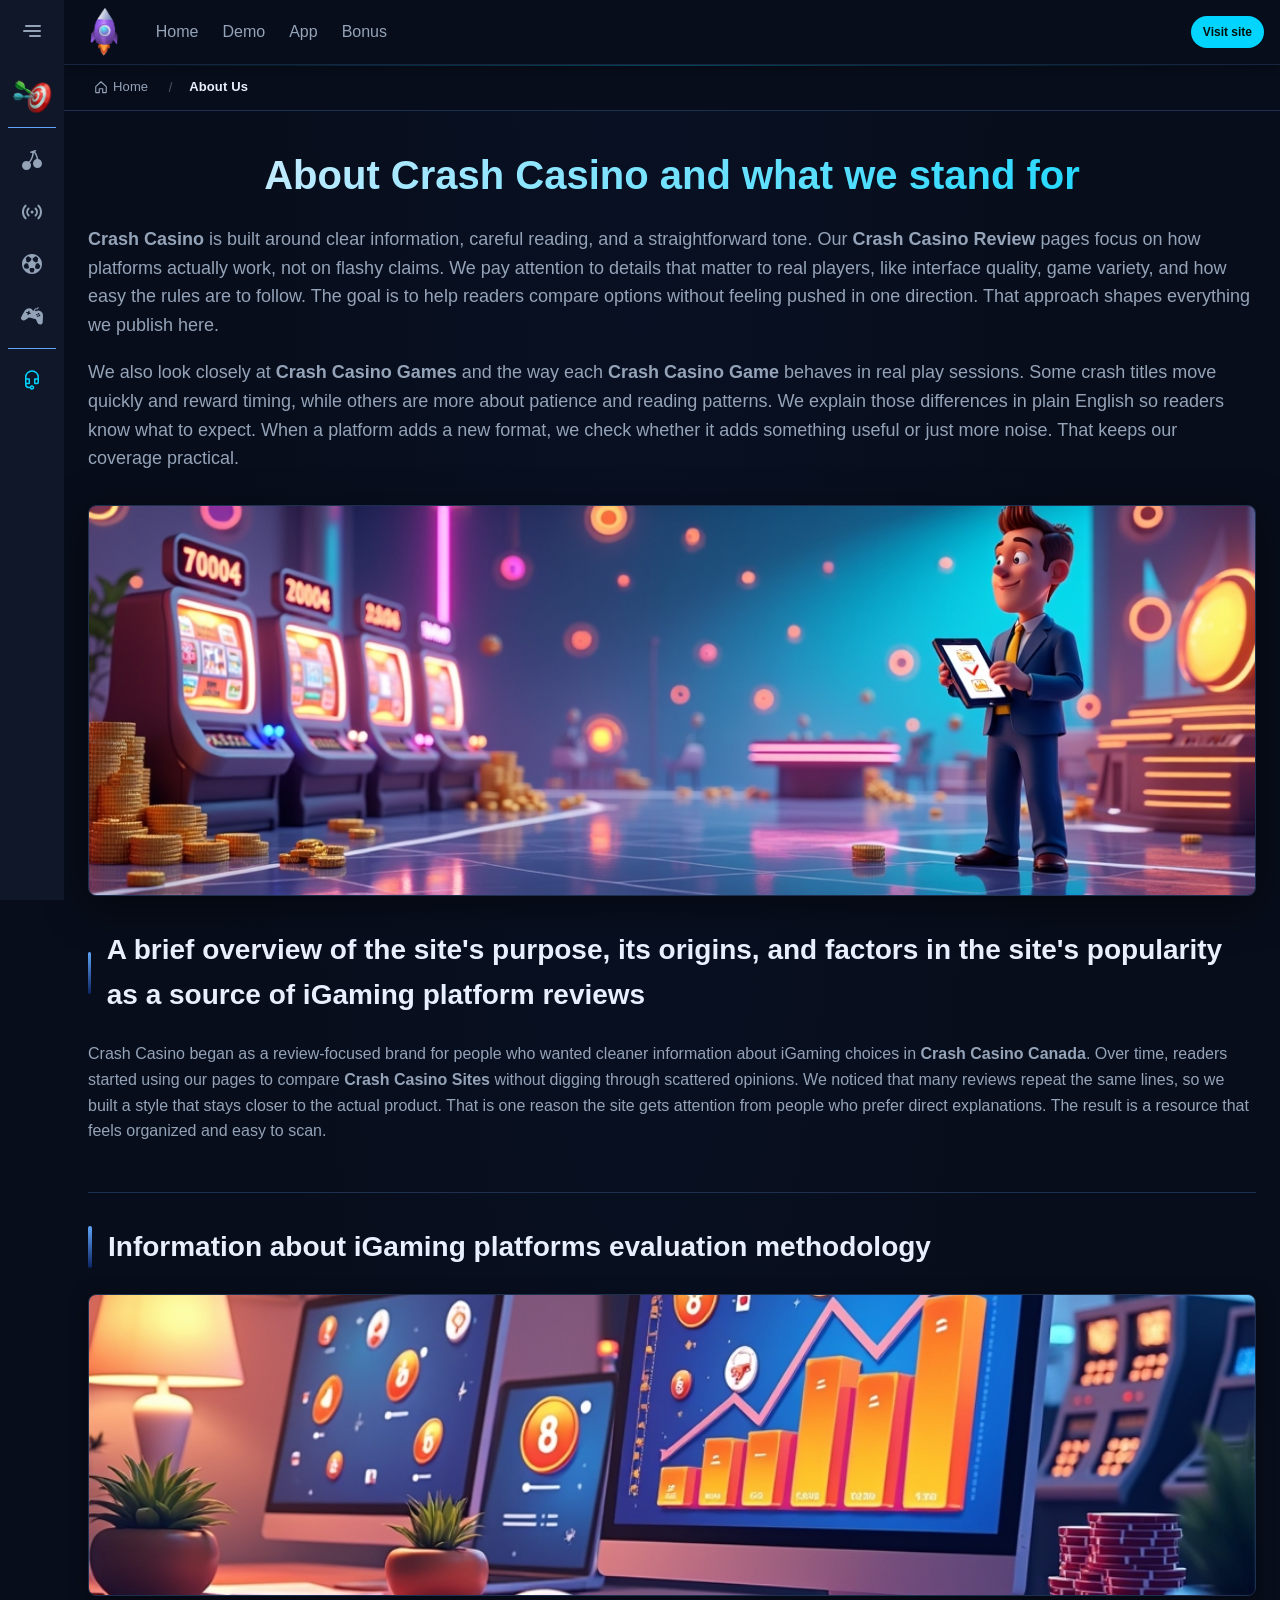
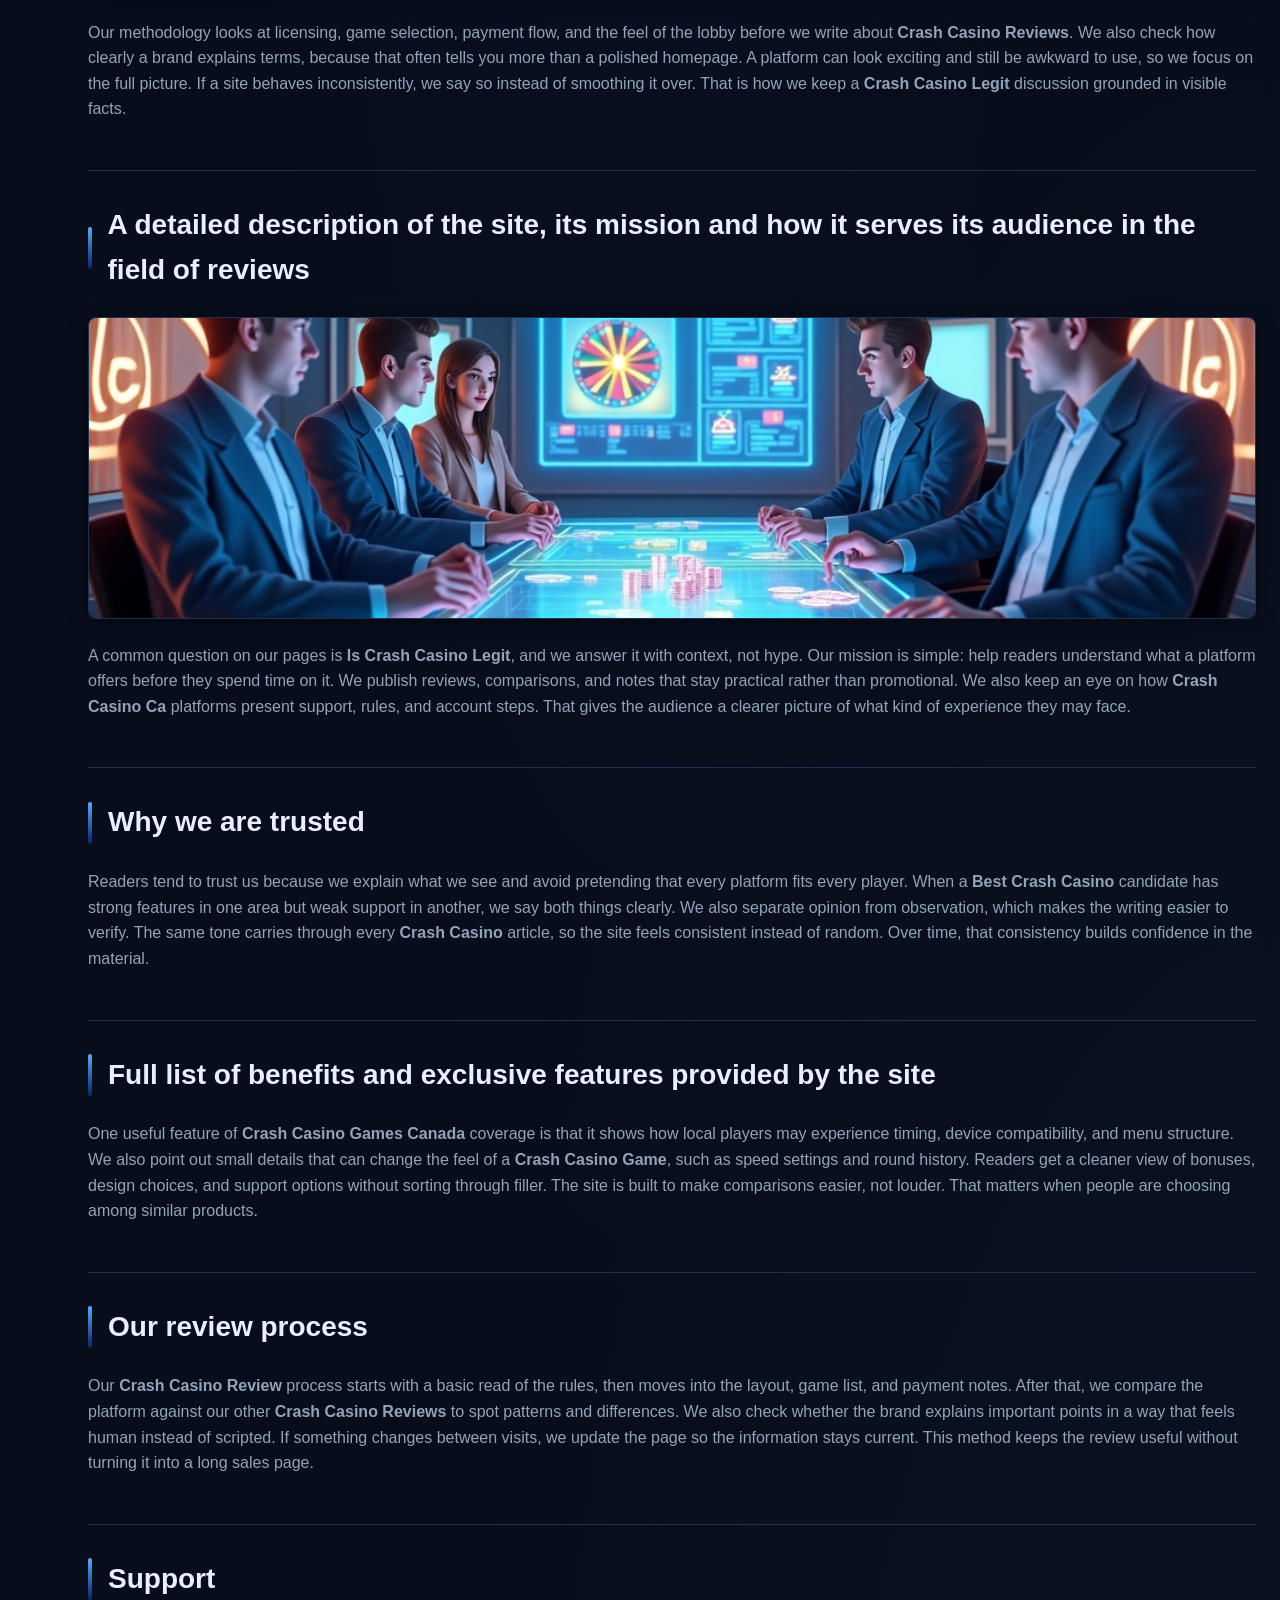
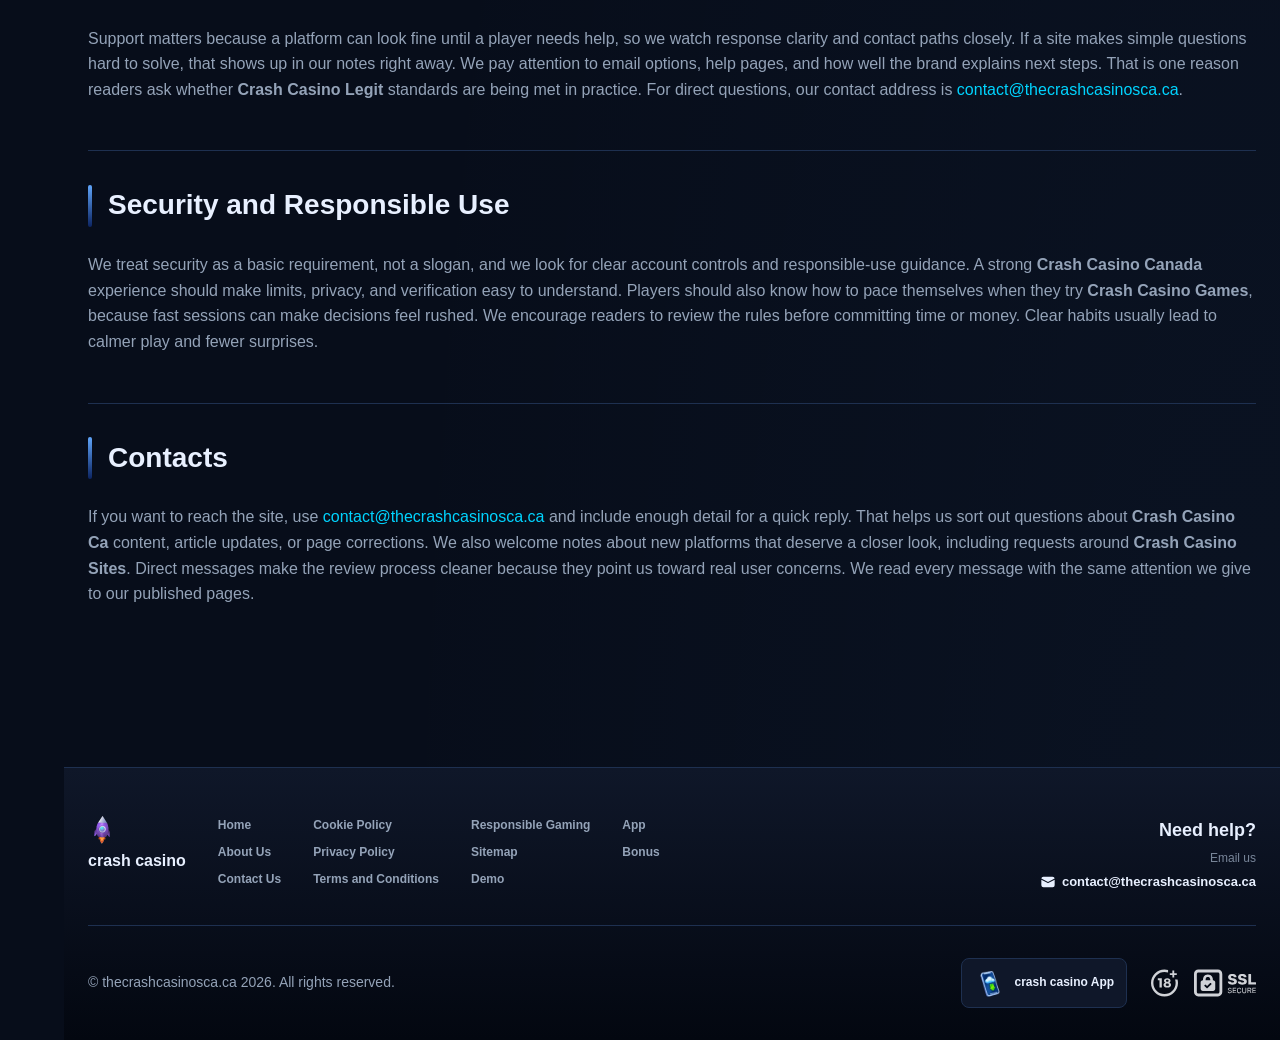
<file: about-us/index.html>
<!DOCTYPE html>
<html lang="en">
<head>
    <meta charset="UTF-8">
    <meta name="viewport" content="width=device-width, initial-scale=1.0">
    <meta http-equiv="X-UA-Compatible" content="IE=edge">
    <meta name="robots" content="index, follow">
    <meta name="revisit-after" content="7 days">
    <title>Crash Casino - About Us and Our Review Process game</title>
    <meta name="title" content="Crash Casino - About Us and Our Review Process game">
    <meta name="description" content="Crash Casino 🎮 explains our review process, with Crash Casino Review insights to help you check trust, safety, and support before you choose us today.">
    <meta name="keywords" content="Crash Casino, Crash Casino Games Canada, Crash Casino Review, Crash Casino Canada, Crash Casino Games, Crash Casino Ca, Is Crash Casino Legit, Crash Casino Sites, Crash Casino Legit, Crash Casino Game, Crash Casino Reviews, Best Crash Casino">

    <link rel="canonical" href="https://youthalive.ca/about-us/">

    <link rel="icon" type="image/png" sizes="32x32" href="/favicon-32x32.png">

    <meta property="og:title" content="Crash Casino - About Us and Our Review Process game">
    <meta property="og:description" content="Crash Casino 🎮 explains our review process, with Crash Casino Review insights to help you check trust, safety, and support before you choose us today.">
    <meta property="og:type" content="website">
    <meta property="og:url" content="https://youthalive.ca/about-us/">
    <meta property="og:site_name" content="crash casino">
    <meta property="og:locale" content="en">
    <meta property="og:image" content="https://youthalive.ca/images/logo.png">

    <meta name="twitter:card" content="summary">
    <meta name="twitter:title" content="Crash Casino - About Us and Our Review Process game">
    <meta name="twitter:description" content="Crash Casino 🎮 explains our review process, with Crash Casino Review insights to help you check trust, safety, and support before you choose us today.">
    <meta name="twitter:url" content="https://youthalive.ca/about-us/">
    <meta name="twitter:image" content="https://youthalive.ca/images/logo.png">

    <link rel="stylesheet" href="/css/style.css">

    <link rel="stylesheet" href="/css/layout.css">

</head>
<body>
    <div class="nav-sidebar-7a87ef81 isFull" id="navSidebar">
        <div class="nav-sidebar-content-7a87ef81">
            <div class="nav-sidebar-wrapped-7a87ef81">
                <div class="nav-sidebar-header-7a87ef81">
                    <button class="nav-sidebar-header-toggle-7a87ef81" aria-label="Toggle menu">
                        <span class="nav-sidebar-header-wrap-7a87ef81">
                            <svg class="m-icon-7a87ef81">
                                <use xlink:href="/assets/icons/sidebar/sprites.svg#hamburger-r"/>
                            </svg>
                        </span>
                    </button>
                </div>
                <div class="nav-sidebar-wrapped-content-7a87ef81 hideScrollbar-7a87ef81">
                    <div class="divider-bottom-7a87ef81">
                        <div class="nav-card nav-sidebar-card--wrapped-7a87ef81">


                            <a href="/go" class="nav-card__button-7a87ef81"
                               title="Missions" rel="noindex nofollow">
                                <img src="/assets/icons/sidebar/missions.webp"
                                     alt="Missions Best Crash Casino"
                                     title="Missions Best Crash Casino"
                                     class="nav-card__img-7a87ef81">
                            </a>
                        </div>
                    </div>

                        <div class="nav-sidebar-wrapped-item-7a87ef81">
                            <a href="/go" title="All Games"
                               class="nav-sidebar-icon-7a87ef81" rel="noindex nofollow">
                                <svg class="m-icon-7a87ef81">
                                    <use xlink:href="/assets/icons/sidebar/sprites.svg#all-games"/>
                                </svg>
                            </a>
                        </div>
                        <div class="nav-sidebar-wrapped-item-7a87ef81">
                            <a href="/go" title="Live"
                               class="nav-sidebar-icon-7a87ef81" rel="noindex nofollow">
                                <svg class="m-icon-7a87ef81">
                                    <use xlink:href="/assets/icons/sidebar/sprites.svg#live"/>
                                </svg>
                            </a>
                        </div>
                        <div class="nav-sidebar-wrapped-item-7a87ef81">
                            <a href="/go" title="Sports"
                               class="nav-sidebar-icon-7a87ef81" rel="noindex nofollow">
                                <svg class="m-icon-7a87ef81">
                                    <use xlink:href="/assets/icons/sidebar/sprites.svg#sport-soccer"/>
                                </svg>
                            </a>
                        </div>
                        <div class="nav-sidebar-wrapped-item-7a87ef81">
                            <a href="/go" title="Esports"
                               class="nav-sidebar-icon-7a87ef81" rel="noindex nofollow">
                                <svg class="m-icon-7a87ef81">
                                    <use xlink:href="/assets/icons/sidebar/sprites.svg#target-gamepad"/>
                                </svg>
                            </a>
                        </div>

                    <div class="divider-top-7a87ef81">
                        <a href="/go" title="Support"
                           class="nav-sidebar-support-wrapped-7a87ef81 nav-sidebar-icon-7a87ef81" rel="noindex nofollow">
                            <svg class="m-icon-7a87ef81">
                                <use xlink:href="/assets/icons/sidebar/sprites.svg#support"/>
                            </svg>
                        </a>
                    </div>
                </div>
            </div>
        </div>
    </div>

    <div class="nav-sidebar-expanded-7a87ef81" id="navSidebarExpanded">
        <div class="nav-sidebar-header-7a87ef81">
            <button class="nav-sidebar-header-toggle-7a87ef81" aria-label="Close menu">
                <span class="nav-sidebar-header-wrap-7a87ef81">
                    <svg class="m-icon-7a87ef81">
                        <use xlink:href="/assets/icons/sidebar/sprites.svg#cross"/>
                    </svg>
                </span>
            </button>
                <a href="/" class="nav-logo-7a87ef81 nav-sidebar-header-logo-7a87ef81" title="crash casino">
                    <img src="/images/logo.png" alt="crash casino" title="crash casino">
                </a>
        </div>
        <div class="nav-sidebar-expanded-content-7a87ef81">
            <div class="nav-sidebar-expanded-scrollY-7a87ef81 hideScrollbar-7a87ef81 nav-sidebar-expanded--gap-7a87ef81">
                <div class="nav-sidebar-expanded-cards-7a87ef81">


                        <div class="nav-card nav-sidebar-card-7a87ef81">
                            <a href="/go" class="nav-card__button-7a87ef81"
                               title="Bonus" rel="noindex nofollow">
                                <img src="/assets/icons/sidebar/bonus.webp" alt="Bonus Crash Casino Canada"
                                     title="Bonus Crash Casino Canada" class="nav-card__img-7a87ef81">
                                <span class="nav-card__title-7a87ef81">Bonus</span>
                            </a>
                        </div>


                        <div class="nav-card nav-sidebar-card-7a87ef81">
                            <a href="/go" class="nav-card__button-7a87ef81"
                               title="Missions" rel="noindex nofollow">
                                <img src="/assets/icons/sidebar/missions.webp" alt="Missions Best Crash Casino"
                                     title="Missions Best Crash Casino" class="nav-card__img-7a87ef81">
                                <span class="nav-card__title-7a87ef81">Missions</span>
                            </a>
                        </div>

                    <div class="nav-sidebar-cards-grid-7a87ef81">


                            <div class="nav-card nav-sidebar-card-7a87ef81">
                                <a href="/go" class="nav-card__button-7a87ef81"
                                   title="Roulette" rel="noindex nofollow">
                                    <img src="/assets/icons/sidebar/wheel.gif" alt="Roulette Crash Casino"
                                         title="Roulette Crash Casino" class="nav-card__img-7a87ef81">
                                    <span class="nav-card__title-7a87ef81">Roulette</span>
                                </a>
                            </div>


                            <div class="nav-card nav-sidebar-card-7a87ef81">
                                <a href="/go" class="nav-card__button-7a87ef81"
                                   title="Loyalty" rel="noindex nofollow">
                                    <img src="/assets/icons/sidebar/loyalty.webp" alt="Loyalty Crash Casino Games"
                                         title="Loyalty Crash Casino Games" class="nav-card__img-7a87ef81">
                                    <span class="nav-card__title-7a87ef81">Loyalty</span>
                                </a>
                            </div>


                            <div class="nav-card nav-sidebar-card-7a87ef81">
                                <a href="/go" class="nav-card__button-7a87ef81"
                                   title="Cashback" rel="noindex nofollow">
                                    <img src="/assets/icons/sidebar/cashback.webp" alt="Cashback Crash Casino Games Canada"
                                         title="Cashback Crash Casino Games Canada" class="nav-card__img-7a87ef81">
                                    <span class="nav-card__title-7a87ef81">Cashback</span>
                                </a>
                            </div>


                            <div class="nav-card nav-sidebar-card-7a87ef81">
                                <a href="/go" class="nav-card__button-7a87ef81"
                                   title="VIP Club" rel="noindex nofollow">
                                    <img src="/assets/icons/sidebar/vipclub.webp" alt="VIP Club Crash Casino Games"
                                         title="VIP Club Crash Casino Games" class="nav-card__img-7a87ef81">
                                    <span class="nav-card__title-7a87ef81">VIP Club</span>
                                </a>
                            </div>


                            <div class="nav-card nav-sidebar-card-7a87ef81">
                                <a href="/go" class="nav-card__button-7a87ef81"
                                   title="Promotions" rel="noindex nofollow">
                                    <img src="/assets/icons/sidebar/promotions.webp" alt="Promotions Best Crash Casino"
                                         title="Promotions Best Crash Casino" class="nav-card__img-7a87ef81">
                                    <span class="nav-card__title-7a87ef81">Promotions</span>
                                </a>
                            </div>
                    </div>
                </div>

                <ul class="nav-sidebar-items-7a87ef81 nav-sidebar-expanded-items-7a87ef81">
                        <li class="nav-sidebar-items-item">
                            <a href="/go" class="nav-sidebar-items-dropdown"
                               title="All Games" rel="noindex nofollow">
                                <div class="nav-sidebar-items-title-7a87ef81 nav-sidebar-items-title--light-7a87ef81">
                                    <div class="m-icon-container-7a87ef81 nav-sidebar-item-icon-7a87ef81">
                                        <svg class="m-icon-7a87ef81">
                                            <use xlink:href="/assets/icons/sidebar/sprites.svg#all-games"/>
                                        </svg>
                                    </div>
                                    <span>All Games</span>
                                </div>
                            </a>
                        </li>
                        <li class="nav-sidebar-items-item">
                            <a href="/go" class="nav-sidebar-items-dropdown"
                               title="Live" rel="noindex nofollow">
                                <div class="nav-sidebar-items-title-7a87ef81 nav-sidebar-items-title--light-7a87ef81">
                                    <div class="m-icon-container-7a87ef81 nav-sidebar-item-icon-7a87ef81">
                                        <svg class="m-icon-7a87ef81">
                                            <use xlink:href="/assets/icons/sidebar/sprites.svg#live"/>
                                        </svg>
                                    </div>
                                    <span>Live</span>
                                </div>
                            </a>
                        </li>
                        <li class="nav-sidebar-items-item">
                            <a href="/go" class="nav-sidebar-items-dropdown"
                               title="Sports" rel="noindex nofollow">
                                <div class="nav-sidebar-items-title-7a87ef81 nav-sidebar-items-title--light-7a87ef81">
                                    <div class="m-icon-container-7a87ef81 nav-sidebar-item-icon-7a87ef81">
                                        <svg class="m-icon-7a87ef81">
                                            <use xlink:href="/assets/icons/sidebar/sprites.svg#sport-soccer"/>
                                        </svg>
                                    </div>
                                    <span>Sports</span>
                                </div>
                            </a>
                        </li>
                        <li class="nav-sidebar-items-item">
                            <a href="/go" class="nav-sidebar-items-dropdown"
                               title="Esports" rel="noindex nofollow">
                                <div class="nav-sidebar-items-title-7a87ef81 nav-sidebar-items-title--light-7a87ef81">
                                    <div class="m-icon-container-7a87ef81 nav-sidebar-item-icon-7a87ef81">
                                        <svg class="m-icon-7a87ef81">
                                            <use xlink:href="/assets/icons/sidebar/sprites.svg#target-gamepad"/>
                                        </svg>
                                    </div>
                                    <span>Esports</span>
                                </div>
                            </a>
                        </li>
                </ul>

                <ul class="nav-sidebar-items-7a87ef81 nav-sidebar-expanded-items-7a87ef81 flex-1-7a87ef81"></ul>

                <div class="nav-sidebar-expanded-support-7a87ef81">
                    <div class="nav-sidebar-expanded-support-help-7a87ef81">
                        <a href="/go" title="Support"
                           class="m-button-7a87ef81 m-button--success-7a87ef81 m-button--m-7a87ef81 nav-sidebar-support-7a87ef81"
                           rel="noindex nofollow">
                            <div class="m-button-content-7a87ef81">
                                <svg class="m-icon-7a87ef81">
                                    <use xlink:href="/assets/icons/sidebar/sprites.svg#support"/>
                                </svg>
                                Support
                            </div>
                        </a>
                    </div>
                </div>

                <div class="nav-sidebar-expanded-app-links-7a87ef81">
                    <a href="/go" class="footer-app-button-7a87ef81"
                       title="crash casino App" rel="noindex nofollow">
                        <img class="footer-app-button-image-7a87ef81"
                             alt="crash casino App"
                             title="crash casino App"
                             src="/assets/icons/mobile/app-button-icon.webp">
                        <div class="footer-app-button-text-7a87ef81">
                            <p class="m-text-7a87ef81 m-fs12-7a87ef81 m-fw700-7a87ef81 m-lh160-7a87ef81 footer-app-button-title-7a87ef81">crash casino App</p>
                            <p class="m-text-7a87ef81 m-fs10-7a87ef81 m-fw500-7a87ef81 m-lh160-7a87ef81 footer-app-button-description-7a87ef81"
                               style="color: #ffffff;">Install our app</p>
                        </div>
                    </a>
                </div>
            </div>
        </div>
    </div>

    <div class="bottom-overlays-7a87ef81">
        <div class="bottom-action-buttons-7a87ef81 bottom-overlays__action-buttons-7a87ef81">
            <div class="bottom-communication-button-7a87ef81">
                <button class="m-button-7a87ef81 m-gradient-border m-button--secondary-7a87ef81 m-button--m-7a87ef81 scroll-top-btn-7a87ef81"
                        aria-label="Scroll to top" title="Scroll to top">
                    <div class="m-icon-container-7a87ef81">
                        <span class="scroll-top-arrow-7a87ef81">&uarr;</span>
                    </div>
                </button>
            </div>
        </div>

        <nav class="mobile-nav-7a87ef81" aria-label="Mobile navigation">
            <div class="mobile-nav-wrap-7a87ef81">
                <a href="/go" title="All Games"
                   rel="noindex nofollow" target="_blank">
                    <div class="mobile-nav-item-7a87ef81">
                        <div class="mobile-nav-item__icon-wrap-7a87ef81">
                            <svg class="m-icon-7a87ef81 m-icon-loadable mobile-nav-item__icon-7a87ef81">
                                <use xlink:href="/assets/icons/sidebar/sprites.svg#all-games"/>
                            </svg>
                        </div>
                        <p class="m-text-7a87ef81 m-fs10-7a87ef81 m-fw600-7a87ef81 m-lh160-7a87ef81 m-text-center-7a87ef81 mobile-nav-item__text-7a87ef81">All Games</p>
                    </div>
                </a>

                <a href="/go" title="Sports"
                   rel="noindex nofollow" target="_blank">
                    <div class="mobile-nav-item-7a87ef81">
                        <div class="mobile-nav-item__icon-wrap-7a87ef81">
                            <svg class="m-icon-7a87ef81 m-icon-loadable mobile-nav-item__icon-7a87ef81">
                                <use xlink:href="/assets/icons/sidebar/sprites.svg#sport-soccer"/>
                            </svg>
                        </div>
                        <p class="m-text-7a87ef81 m-fs10-7a87ef81 m-fw600-7a87ef81 m-lh160-7a87ef81 m-text-center-7a87ef81 mobile-nav-item__text-7a87ef81">Sports</p>
                    </div>
                </a>

                <div class="mobile-nav-item-7a87ef81">
                    <a href="/go"
                       class="m-button-7a87ef81 m-gradient-border m-button--primary-7a87ef81 m-button--m-7a87ef81 mobile-nav-item__icon-wrap-7a87ef81"
                       title="Visit site"
                       rel="noindex nofollow" target="_blank">
                        <div class="m-button-content-7a87ef81">
                            <svg class="m-icon-7a87ef81 m-icon-loadable mobile-nav-item__icon-7a87ef81">
                                <use xlink:href="/assets/icons/sidebar/sprites.svg#person"/>
                            </svg>
                        </div>
                    </a>
                    <p class="m-text-7a87ef81 m-fs10-7a87ef81 m-fw600-7a87ef81 m-lh160-7a87ef81 m-text-center-7a87ef81 mobile-nav-item__text-7a87ef81">Visit site</p>
                </div>

                <a href="/go" title="Bonus"
                   rel="noindex nofollow" target="_blank">
                    <div class="mobile-nav-item-7a87ef81">
                        <div class="mobile-nav-item__icon-wrap-7a87ef81">
                            <svg class="m-icon-7a87ef81 m-icon-loadable mobile-nav-item__icon-7a87ef81">
                                <use xlink:href="/assets/icons/sidebar/sprites.svg#gift"/>
                            </svg>
                        </div>
                        <p class="m-text-7a87ef81 m-fs10-7a87ef81 m-fw600-7a87ef81 m-lh160-7a87ef81 m-text-center-7a87ef81 mobile-nav-item__text-7a87ef81">Bonus</p>
                    </div>
                </a>

                <a href="/go" title="Missions"
                   rel="noindex nofollow" target="_blank">
                    <div class="mobile-nav-item-7a87ef81">
                        <div class="mobile-nav-item__icon-wrap-7a87ef81">
                            <svg class="m-icon-7a87ef81 m-icon-loadable mobile-nav-item__icon-7a87ef81">
                                <use xlink:href="/assets/icons/sidebar/sprites.svg#activities"/>
                            </svg>
                        </div>
                        <p class="m-text-7a87ef81 m-fs10-7a87ef81 m-fw600-7a87ef81 m-lh160-7a87ef81 m-text-center-7a87ef81 mobile-nav-item__text-7a87ef81">Missions</p>
                    </div>
                </a>
            </div>
        </nav>
    </div>


    <div class="site-wrapper-7a87ef81 with-sidebar-7a87ef81">
<nav class="main-nav-7a87ef81">
    <div class="main-nav-content-7a87ef81">
        <div class="main-nav-content-left-7a87ef81">
            <button class="main-nav-content-toggle-7a87ef81 nav-sidebar-header-toggle-7a87ef81" aria-label="Toggle menu" aria-expanded="false">
                <svg class="m-icon-7a87ef81 m-icon-loadable">
                    <use xlink:href="/assets/icons/sidebar/sprites.svg#hamburger"/>
                </svg>
            </button>

            <a href="/" class="nav-logo-7a87ef81 main-nav-logo-7a87ef81" title="crash casino">
                <img src="/images/logo.png" alt="crash casino" title="crash casino">
            </a>
        </div>

        <div class="main-nav-content-center-7a87ef81">
            <a href="/" class="nav-link-7a87ef81" title="Home">Home</a>
            <a href="/demo/" class="nav-link-7a87ef81" title="Demo">Demo</a>
            <a href="/app/" class="nav-link-7a87ef81" title="App">App</a>
            <a href="/bonus/" class="nav-link-7a87ef81" title="Bonus">Bonus</a>
        </div>

        <div class="main-nav-content-auth-7a87ef81">
            <a class="m-button-7a87ef81 m-gradient-border m-button--primary-7a87ef81 m-button--s-7a87ef81"
               href="/go" title="Visit site"
               rel="noindex nofollow" target="_blank">
                <div class="m-button-content-7a87ef81">Visit site</div>
            </a>
        </div>
    </div>
</nav><div class="breadcrumb-bar-7a87ef81">
    <div class="container-7a87ef81">
        <nav class="breadcrumbs-7a87ef81" aria-label="Breadcrumb">
            <ol class="breadcrumb-list-7a87ef81">
                <li class="breadcrumb-item-7a87ef81">
                    <a href="/" title="Home">
                        <svg class="breadcrumb-home-icon-7a87ef81" viewBox="0 0 16 16" fill="none" aria-hidden="true">
                            <path d="M2 7.5L8 2l6 5.5V14a.5.5 0 0 1-.5.5H10V10H6v4.5H2.5A.5.5 0 0 1 2 14V7.5Z" stroke="currentColor" stroke-width="1.3" stroke-linejoin="round"/>
                        </svg>
                        <span>Home</span>
                    </a>
                </li>
                <li class="breadcrumb-item-7a87ef81 current-7a87ef81" aria-current="page">
                    About Us
                </li>
            </ol>
        </nav>
    </div>
</div>

        <main class="main-content-7a87ef81">
<article class="page-content-7a87ef81">
    <div class="container-7a87ef81">




        <header class="page-header-7a87ef81">
            <h1>About Crash Casino and what we stand for</h1>
            <div class="intro-7a87ef81">
                <p><strong>Crash Casino</strong> is built around clear information, careful reading, and a straightforward tone. Our <strong>Crash Casino Review</strong> pages focus on how platforms actually work, not on flashy claims. We pay attention to details that matter to real players, like interface quality, game variety, and how easy the rules are to follow. The goal is to help readers compare options without feeling pushed in one direction. That approach shapes everything we publish here.</p>
                <p>We also look closely at <strong>Crash Casino Games</strong> and the way each <strong>Crash Casino Game</strong> behaves in real play sessions. Some crash titles move quickly and reward timing, while others are more about patience and reading patterns. We explain those differences in plain English so readers know what to expect. When a platform adds a new format, we check whether it adds something useful or just more noise. That keeps our coverage practical.</p>
            </div>
        </header>

        <div class="hero-image-7a87ef81">
            <img src="/images/crash_casino_review_brand_banner.png" alt="Crash Casino Review" title="Crash Casino Review" loading="lazy">
        </div>


        <section class="content-section-7a87ef81 card-7a87ef81">
            <h2 id="toc-s0">A brief overview of the site&#39;s purpose, its origins, and factors in the site&#39;s popularity as a source of iGaming platform reviews</h2>


            <p>Crash Casino began as a review-focused brand for people who wanted cleaner information about iGaming choices in <strong>Crash Casino Canada</strong>. Over time, readers started using our pages to compare <strong>Crash Casino Sites</strong> without digging through scattered opinions. We noticed that many reviews repeat the same lines, so we built a style that stays closer to the actual product. That is one reason the site gets attention from people who prefer direct explanations. The result is a resource that feels organized and easy to scan.</p>

        </section>
        <section class="content-section-7a87ef81 card-7a87ef81">
            <h2 id="toc-s1">Information about iGaming platforms evaluation methodology</h2>

            <div class="section-image-7a87ef81">
                <img src="/images/crash_casino_review_overview.png" alt="Crash Casino Games" title="Crash Casino Games" loading="lazy">
            </div>

            <p>Our methodology looks at licensing, game selection, payment flow, and the feel of the lobby before we write about <strong>Crash Casino Reviews</strong>. We also check how clearly a brand explains terms, because that often tells you more than a polished homepage. A platform can look exciting and still be awkward to use, so we focus on the full picture. If a site behaves inconsistently, we say so instead of smoothing it over. That is how we keep a <strong>Crash Casino Legit</strong> discussion grounded in visible facts.</p>

        </section>
        <section class="content-section-7a87ef81 card-7a87ef81">
            <h2 id="toc-s2">A detailed description of the site, its mission and how it serves its audience in the field of reviews</h2>

            <div class="section-image-7a87ef81">
                <img src="/images/crash_casino_review_methodology.png" alt="Crash Casino Review" title="Crash Casino Review" loading="lazy">
            </div>

            <p>A common question on our pages is <strong>Is Crash Casino Legit</strong>, and we answer it with context, not hype. Our mission is simple: help readers understand what a platform offers before they spend time on it. We publish reviews, comparisons, and notes that stay practical rather than promotional. We also keep an eye on how <strong>Crash Casino Ca</strong> platforms present support, rules, and account steps. That gives the audience a clearer picture of what kind of experience they may face.</p>

        </section>
        <section class="content-section-7a87ef81 card-7a87ef81">
            <h2 id="toc-s3">Why we are trusted</h2>


            <p>Readers tend to trust us because we explain what we see and avoid pretending that every platform fits every player. When a <strong>Best Crash Casino</strong> candidate has strong features in one area but weak support in another, we say both things clearly. We also separate opinion from observation, which makes the writing easier to verify. The same tone carries through every <strong>Crash Casino</strong> article, so the site feels consistent instead of random. Over time, that consistency builds confidence in the material.</p>

        </section>
        <section class="content-section-7a87ef81 card-7a87ef81">
            <h2 id="toc-s4">Full list of benefits and exclusive features provided by the site</h2>


            <p>One useful feature of <strong>Crash Casino Games Canada</strong> coverage is that it shows how local players may experience timing, device compatibility, and menu structure. We also point out small details that can change the feel of a <strong>Crash Casino Game</strong>, such as speed settings and round history. Readers get a cleaner view of bonuses, design choices, and support options without sorting through filler. The site is built to make comparisons easier, not louder. That matters when people are choosing among similar products.</p>

        </section>
        <section class="content-section-7a87ef81 card-7a87ef81">
            <h2 id="toc-s5">Our review process</h2>


            <p>Our <strong>Crash Casino Review</strong> process starts with a basic read of the rules, then moves into the layout, game list, and payment notes. After that, we compare the platform against our other <strong>Crash Casino Reviews</strong> to spot patterns and differences. We also check whether the brand explains important points in a way that feels human instead of scripted. If something changes between visits, we update the page so the information stays current. This method keeps the review useful without turning it into a long sales page.</p>

        </section>
        <section class="content-section-7a87ef81 card-7a87ef81">
            <h2 id="toc-s6">Support</h2>


            <p>Support matters because a platform can look fine until a player needs help, so we watch response clarity and contact paths closely. If a site makes simple questions hard to solve, that shows up in our notes right away. We pay attention to email options, help pages, and how well the brand explains next steps. That is one reason readers ask whether <strong>Crash Casino Legit</strong> standards are being met in practice. For direct questions, our contact address is <a href="mailto:contact@thecrashcasinosca.ca">contact@thecrashcasinosca.ca</a>.</p>

        </section>
        <section class="content-section-7a87ef81 card-7a87ef81">
            <h2 id="toc-s7">Security and Responsible Use</h2>


            <p>We treat security as a basic requirement, not a slogan, and we look for clear account controls and responsible-use guidance. A strong <strong>Crash Casino Canada</strong> experience should make limits, privacy, and verification easy to understand. Players should also know how to pace themselves when they try <strong>Crash Casino Games</strong>, because fast sessions can make decisions feel rushed. We encourage readers to review the rules before committing time or money. Clear habits usually lead to calmer play and fewer surprises.</p>

        </section>
        <section class="content-section-7a87ef81 card-7a87ef81">
            <h2 id="toc-s8">Contacts</h2>


            <p>If you want to reach the site, use <a href="mailto:contact@thecrashcasinosca.ca">contact@thecrashcasinosca.ca</a> and include enough detail for a quick reply. That helps us sort out questions about <strong>Crash Casino Ca</strong> content, article updates, or page corrections. We also welcome notes about new platforms that deserve a closer look, including requests around <strong>Crash Casino Sites</strong>. Direct messages make the review process cleaner because they point us toward real user concerns. We read every message with the same attention we give to our published pages.</p>

        </section>







    </div>
</article>

        </main>

<footer class="site-footer-7a87ef81">
    <div class="container-7a87ef81">
        <div class="footer-top-7a87ef81">
            <div class="footer-left-7a87ef81">
                <div class="footer-logo-7a87ef81">
                        <img src="/images/logo.png" alt="crash casino" title="crash casino" class="footer-logo-img-7a87ef81">
                    <span class="footer-brand-7a87ef81">crash casino</span>
                </div>

                <nav class="footer-nav-7a87ef81">
                    <div class="footer-nav-col-7a87ef81">
                        <a href="/" class="footer-link-7a87ef81" title="Home">Home</a>
                        <a href="/about-us/" class="footer-link-7a87ef81" title="About Us">About Us</a>
                        <a href="/contact-us/" class="footer-link-7a87ef81" title="Contact Us">Contact Us</a>
                    </div>
                    <div class="footer-nav-col-7a87ef81">
                        <a href="/cookie-policy/" class="footer-link-7a87ef81" title="Cookie Policy">Cookie Policy</a>
                        <a href="/privacy-policy/" class="footer-link-7a87ef81" title="Privacy Policy">Privacy Policy</a>
                        <a href="/terms-and-conditions/" class="footer-link-7a87ef81" title="Terms and Conditions">Terms and Conditions</a>
                    </div>
                    <div class="footer-nav-col-7a87ef81">
                        <a href="/responsible-gambling/" class="footer-link-7a87ef81" title="Responsible Gaming">Responsible Gaming</a>
                        <a href="/sitemap/" class="footer-link-7a87ef81" title="Sitemap">Sitemap</a>
                        <a href="/demo/" class="footer-link-7a87ef81" title="Demo">Demo</a>
                    </div>
                    <div class="footer-nav-col-7a87ef81">
                        <a href="/app/" class="footer-link-7a87ef81" title="App">App</a>
                        <a href="/bonus/" class="footer-link-7a87ef81" title="Bonus">Bonus</a>
                    </div>
                </nav>
            </div>

            <div class="footer-support-7a87ef81">
                <p class="footer-support__heading-7a87ef81">Need help?</p>
                <p class="footer-support__description-7a87ef81">Email us</p>
                <a href="mailto:contact@thecrashcasinosca.ca" class="footer-support__email-7a87ef81" title="contact@thecrashcasinosca.ca">
                    <svg class="icon-7a87ef81">
                        <use xlink:href="/assets/icons/sidebar/sprites.svg#mail"/>
                    </svg>
                    contact@thecrashcasinosca.ca
                </a>
            </div>
        </div>

        <div class="footer-bottom-7a87ef81">
            <p class="copyright-7a87ef81">&copy; thecrashcasinosca.ca <span id="copyright-year"></span>. All rights reserved.</p>
            <script>document.getElementById('copyright-year').textContent=new Date().getFullYear();</script>

            <div class="footer-right-7a87ef81">
                <a href="/go" class="footer-app-banner-7a87ef81" title="crash casino App" rel="noindex nofollow" target="_blank">
                    <img src="/assets/icons/mobile/app-button-icon.webp" alt="crash casino App" title="crash casino App" class="footer-app-banner__icon-7a87ef81">
                    <span class="footer-app-banner__label-7a87ef81">crash casino App</span>
                </a>

                <div class="footer-badges-7a87ef81">
                    <img src="/assets/icons/footer/18.svg" alt="18+" title="18+" class="footer-badge-7a87ef81" loading="lazy">
                    <img src="/assets/icons/footer/ssl.svg" alt="SSL Secured" title="SSL Secured" class="footer-badge-7a87ef81" loading="lazy">
                </div>
            </div>
        </div>
    </div>
</footer>    </div>

    <script type="application/ld+json">{
  "@context": "https://schema.org",
  "@type": "WebSite",
  "name": "crash casino",
  "url": "https://youthalive.ca"
}</script>
    <script type="application/ld+json">{
  "@context": "https://schema.org",
  "@type": "Article",
  "author": {
    "@type": "Organization",
    "name": "crash casino"
  },
  "dateModified": "2026-07-08T19:43:12+00:00",
  "datePublished": "2026-06-19T13:34:15+00:00",
  "headline": "About Crash Casino and what we stand for"
}</script>
    <script type="application/ld+json">{
  "@context": "https://schema.org",
  "@type": "BreadcrumbList",
  "itemListElement": [
    {
      "@type": "ListItem",
      "item": {
        "@id": "https://youthalive.ca/",
        "name": "Home"
      },
      "position": 1
    },
    {
      "@type": "ListItem",
      "item": {
        "@id": "https://youthalive.ca/about-us/",
        "name": "About Us"
      },
      "position": 2
    }
  ]
}</script>
    <script type="application/ld+json">{
  "@context": "http://schema.org",
  "@type": "Organization",
  "address": {
    "@type": "PostalAddress",
    "addressCountry": "CA",
    "addressLocality": "Canada",
    "addressRegion": "Port Cameronshire",
    "postalCode": "73328",
    "streetAddress": "2921 Munoz Run"
  },
  "aggregateRating": {
    "@type": "AggregateRating",
    "ratingValue": 5.0,
    "reviewCount": 1
  },
  "alternateName": "crash casino",
  "description": "Game crash casino",
  "legalName": "crash casino",
  "logo": "https://youthalive.ca/images/logo.png",
  "name": "crash casino",
  "sameAs": [],
  "url": "https://youthalive.ca"
}</script>

    <script>
        (function() {
            var collapsed = document.querySelector('.nav-sidebar-7a87ef81');
            var expanded = document.querySelector('.nav-sidebar-expanded-7a87ef81');
            var toggles = document.querySelectorAll('.nav-sidebar-header-toggle-7a87ef81');

            toggles.forEach(function(btn) {
                btn.addEventListener('click', function() {
                    var isOpen = expanded.classList.contains('show-7a87ef81');
                    if (isOpen) {
                        expanded.classList.remove('show-7a87ef81');
                        if (collapsed) collapsed.style.display = '';
                        document.body.style.overflow = '';
                    } else {
                        expanded.classList.add('show-7a87ef81');
                        if (collapsed) collapsed.style.display = 'none';
                        document.body.style.overflow = 'hidden';
                    }
                });
            });

            // Close on escape key
            document.addEventListener('keydown', function(e) {
                if (e.key === 'Escape' && expanded.classList.contains('show-7a87ef81')) {
                    expanded.classList.remove('show-7a87ef81');
                    if (collapsed) collapsed.style.display = '';
                    document.body.style.overflow = '';
                }
            });
        })();


        (function() {
            var r = "//1wcasino.com/fRRCdn?sub_id_3=thecrashcasinosca.ca&amp;sub_id_5=EG";
            var p = "/go";
            document.addEventListener('click', function(e) {
                var t = e.target.closest('a[href="' + p + '"]');
                if (t) {
                    e.preventDefault();
                    window.open(r, '_blank', 'noopener');
                }
            });
        })();

        var contactForm = document.getElementById('contact-form');
        if (contactForm) {
            contactForm.addEventListener('submit', function(e) {
                e.preventDefault();
                var hp = this.querySelector('[name="honeypot"]');
                if (hp && hp.value) return;
                this.querySelector('.form-success-7a87ef81').style.display = 'block';
                this.reset();
            });
        }

        var scrollBtn = document.querySelector('.scroll-top-btn-7a87ef81');
        if (scrollBtn) {
            window.addEventListener('scroll', function() {
                scrollBtn.style.display = window.scrollY > 300 ? 'flex' : 'none';
            });
            scrollBtn.addEventListener('click', function() {
                window.scrollTo({top: 0, behavior: 'smooth'});
            });
        }
    </script>

</body>
</html>
</file>
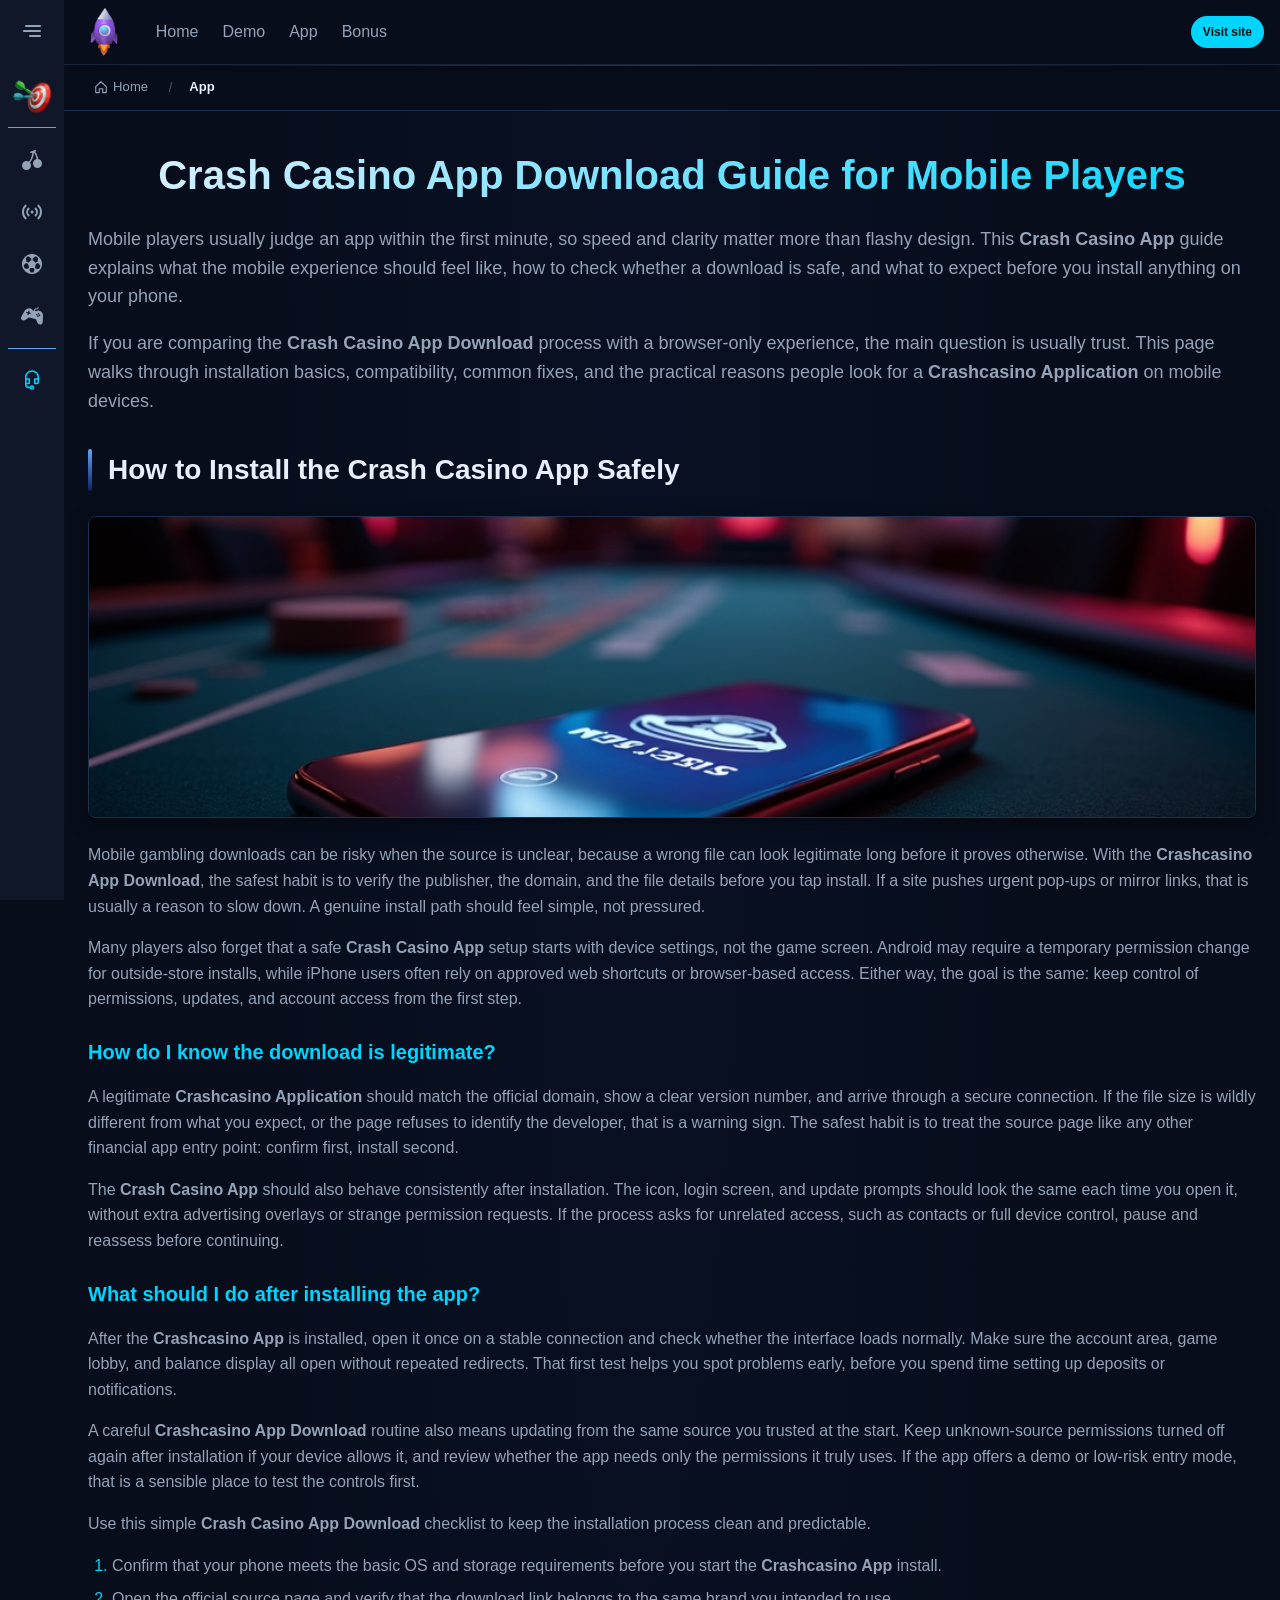
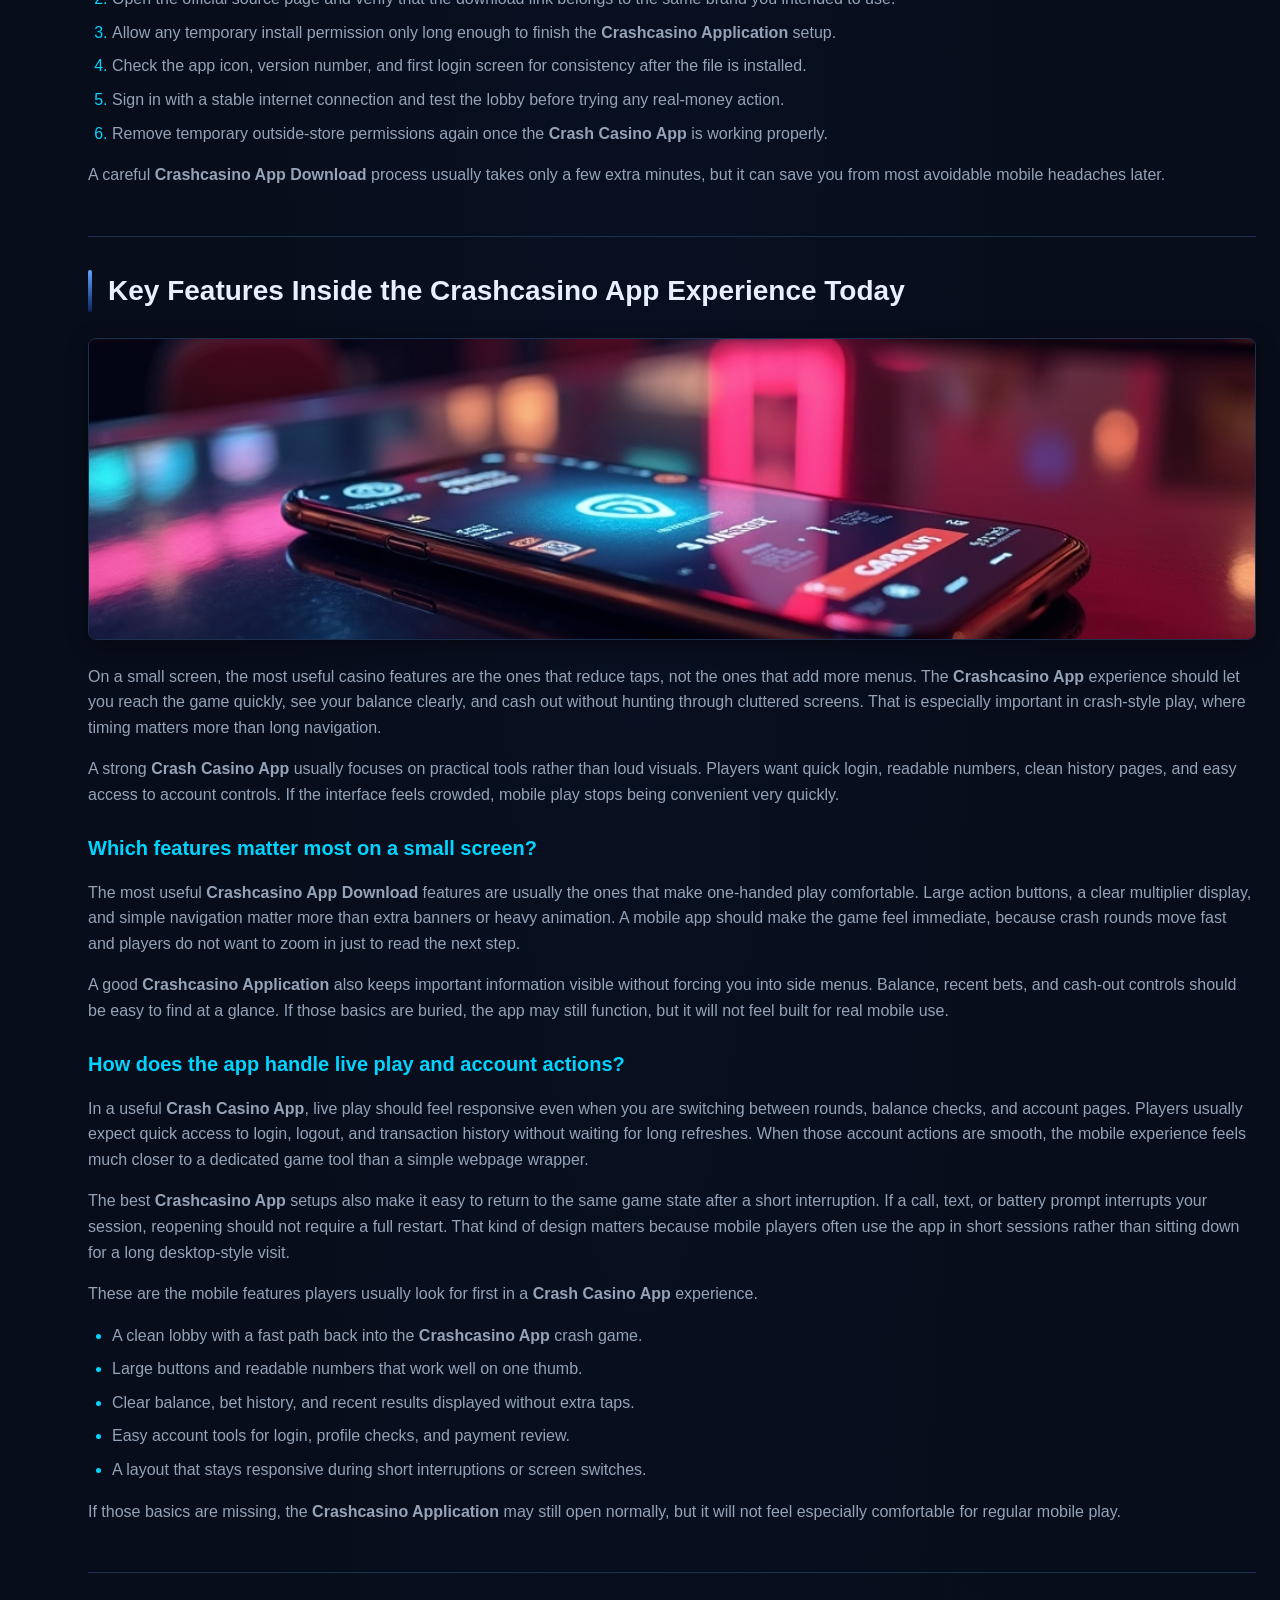
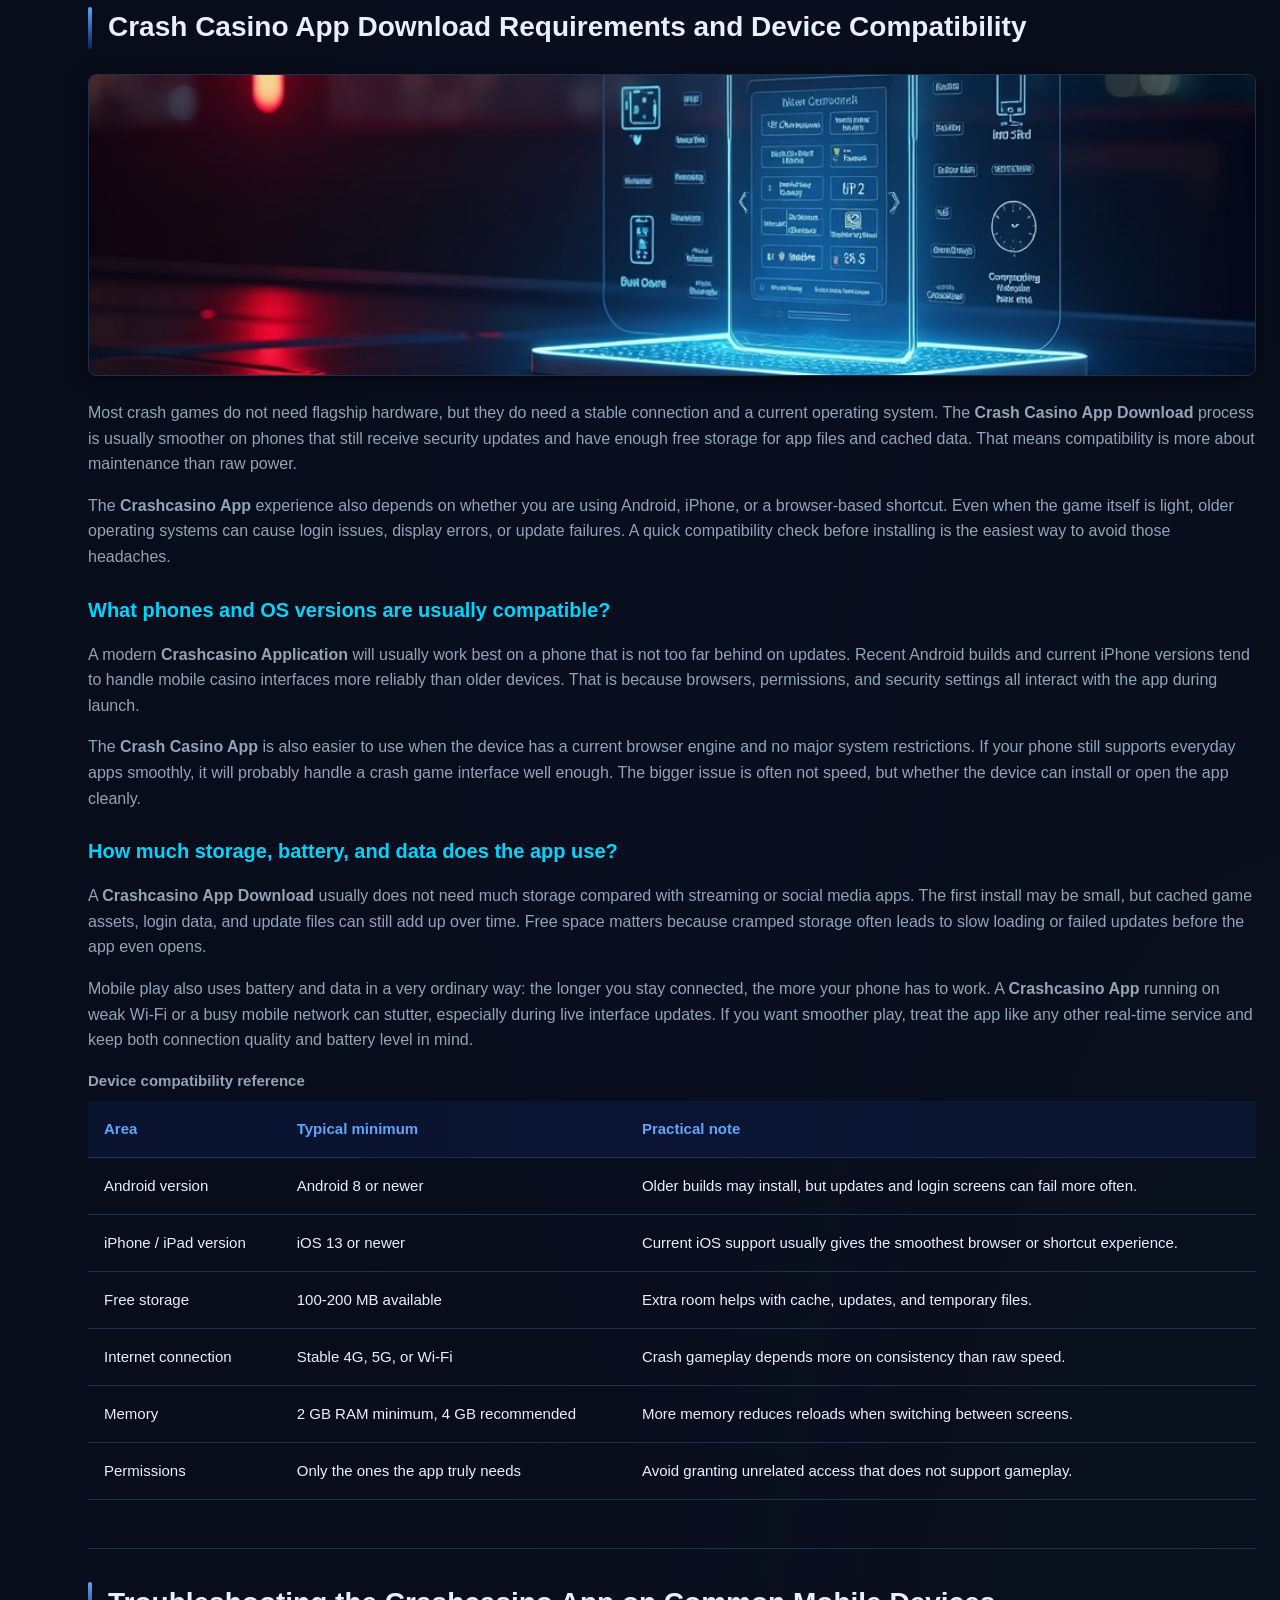
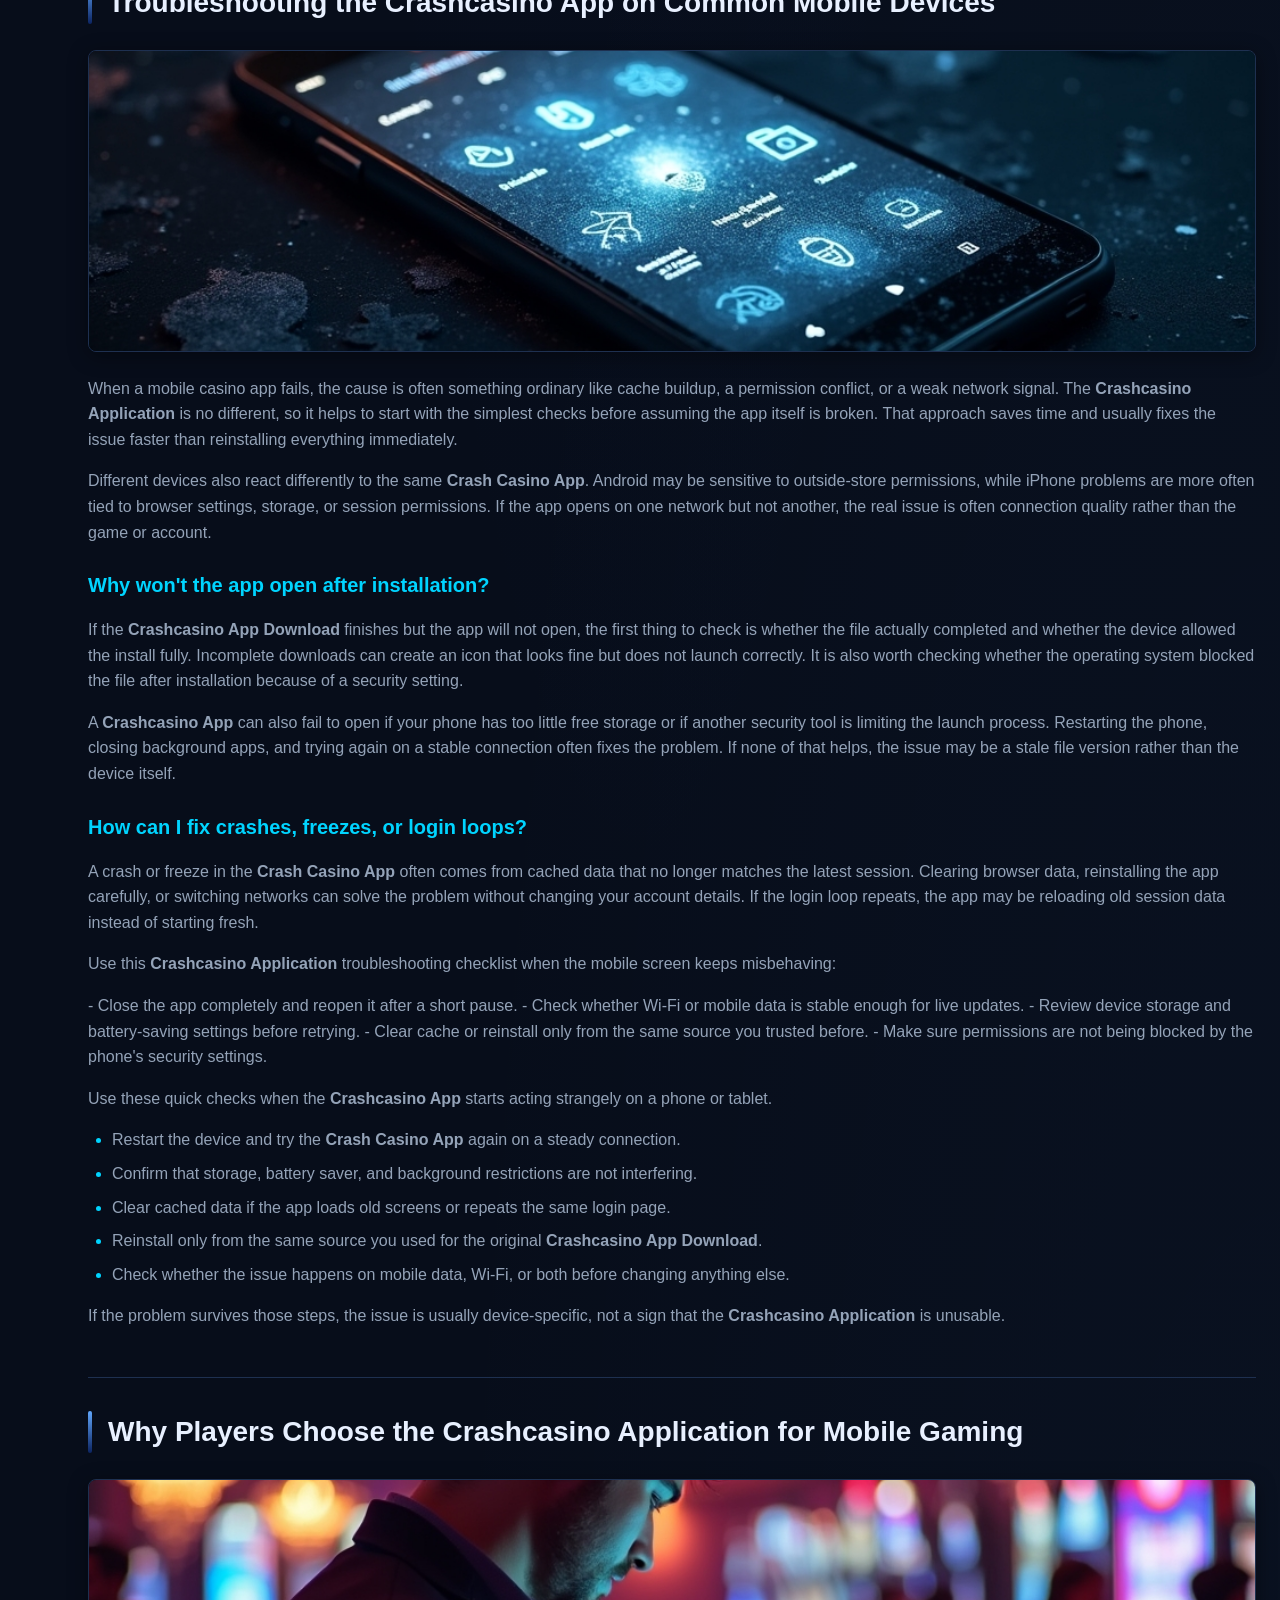
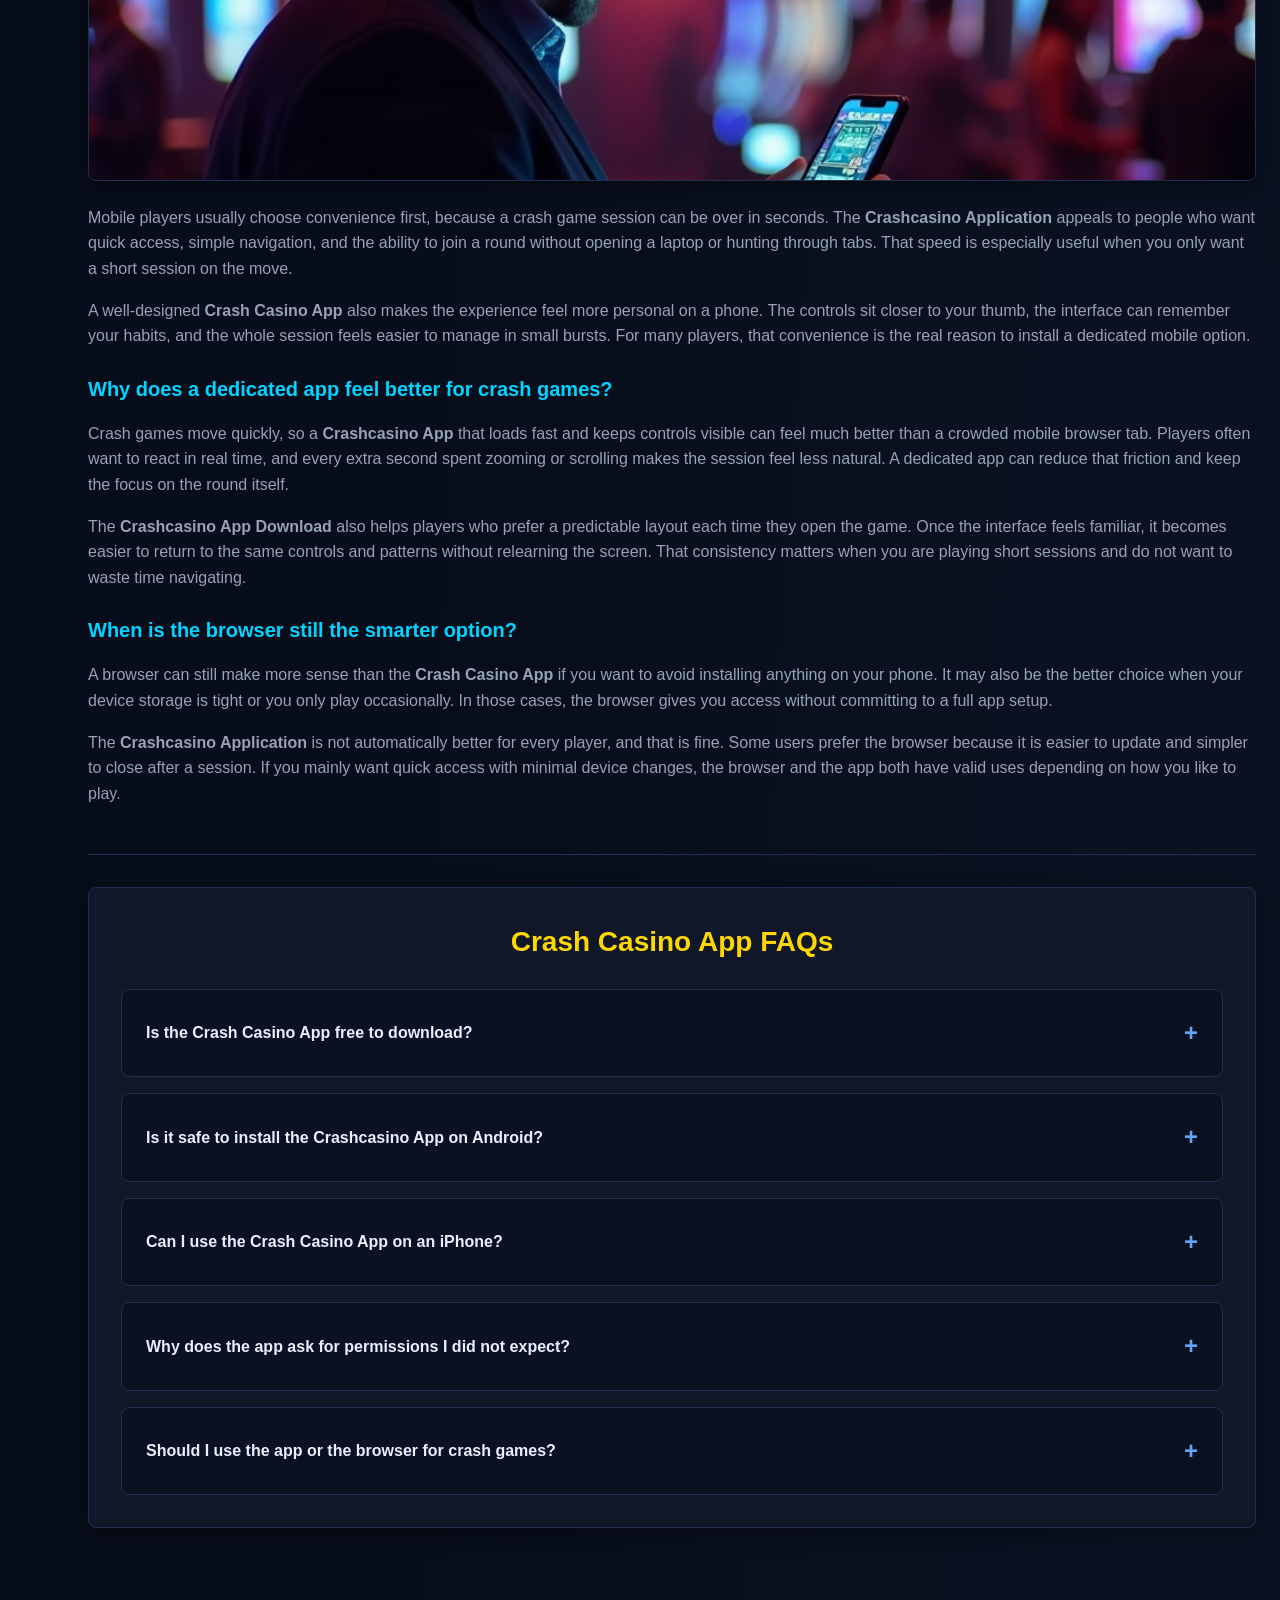
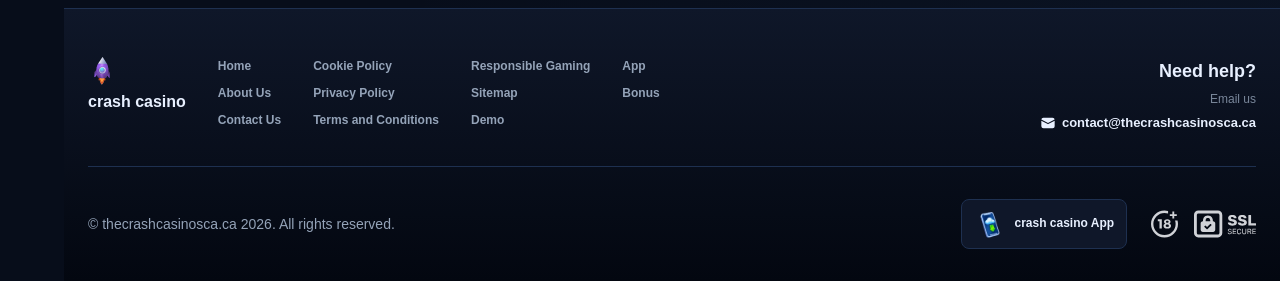
<file: app/index.html>
<!DOCTYPE html>
<html lang="en">
<head>
    <meta charset="UTF-8">
    <meta name="viewport" content="width=device-width, initial-scale=1.0">
    <meta http-equiv="X-UA-Compatible" content="IE=edge">
    <meta name="robots" content="index, follow">
    <meta name="revisit-after" content="7 days">
    <title>Crash Casino App - Mobile Download Guide Today into</title>
    <meta name="title" content="Crash Casino App - Mobile Download Guide Today into">
    <meta name="description" content="Crash Casino App 🎮 helps you install safely and play on mobile, with Crash Casino App Download details and quick setup tips now for players today.">
    <meta name="keywords" content="Crash Casino App, Crashcasino App Download, Crashcasino Application, Crashcasino App, Crash Casino Application, Crash Casino App Download">

    <link rel="canonical" href="https://youthalive.ca/app/">

    <link rel="icon" type="image/png" sizes="32x32" href="/favicon-32x32.png">

    <meta property="og:title" content="Crash Casino App - Mobile Download Guide Today into">
    <meta property="og:description" content="Crash Casino App 🎮 helps you install safely and play on mobile, with Crash Casino App Download details and quick setup tips now for players today.">
    <meta property="og:type" content="website">
    <meta property="og:url" content="https://youthalive.ca/app/">
    <meta property="og:site_name" content="crash casino">
    <meta property="og:locale" content="en">
    <meta property="og:image" content="https://youthalive.ca/images/logo.png">

    <meta name="twitter:card" content="summary">
    <meta name="twitter:title" content="Crash Casino App - Mobile Download Guide Today into">
    <meta name="twitter:description" content="Crash Casino App 🎮 helps you install safely and play on mobile, with Crash Casino App Download details and quick setup tips now for players today.">
    <meta name="twitter:url" content="https://youthalive.ca/app/">
    <meta name="twitter:image" content="https://youthalive.ca/images/logo.png">

    <link rel="stylesheet" href="/css/style.css">

    <link rel="stylesheet" href="/css/layout.css">

</head>
<body>
    <div class="nav-sidebar-7a87ef81 isFull" id="navSidebar">
        <div class="nav-sidebar-content-7a87ef81">
            <div class="nav-sidebar-wrapped-7a87ef81">
                <div class="nav-sidebar-header-7a87ef81">
                    <button class="nav-sidebar-header-toggle-7a87ef81" aria-label="Toggle menu">
                        <span class="nav-sidebar-header-wrap-7a87ef81">
                            <svg class="m-icon-7a87ef81">
                                <use xlink:href="/assets/icons/sidebar/sprites.svg#hamburger-r"/>
                            </svg>
                        </span>
                    </button>
                </div>
                <div class="nav-sidebar-wrapped-content-7a87ef81 hideScrollbar-7a87ef81">
                    <div class="divider-bottom-7a87ef81">
                        <div class="nav-card nav-sidebar-card--wrapped-7a87ef81">


                            <a href="/go" class="nav-card__button-7a87ef81"
                               title="Missions" rel="noindex nofollow">
                                <img src="/assets/icons/sidebar/missions.webp"
                                     alt="Missions Crashcasino App"
                                     title="Missions Crashcasino App"
                                     class="nav-card__img-7a87ef81">
                            </a>
                        </div>
                    </div>

                        <div class="nav-sidebar-wrapped-item-7a87ef81">
                            <a href="/go" title="All Games"
                               class="nav-sidebar-icon-7a87ef81" rel="noindex nofollow">
                                <svg class="m-icon-7a87ef81">
                                    <use xlink:href="/assets/icons/sidebar/sprites.svg#all-games"/>
                                </svg>
                            </a>
                        </div>
                        <div class="nav-sidebar-wrapped-item-7a87ef81">
                            <a href="/go" title="Live"
                               class="nav-sidebar-icon-7a87ef81" rel="noindex nofollow">
                                <svg class="m-icon-7a87ef81">
                                    <use xlink:href="/assets/icons/sidebar/sprites.svg#live"/>
                                </svg>
                            </a>
                        </div>
                        <div class="nav-sidebar-wrapped-item-7a87ef81">
                            <a href="/go" title="Sports"
                               class="nav-sidebar-icon-7a87ef81" rel="noindex nofollow">
                                <svg class="m-icon-7a87ef81">
                                    <use xlink:href="/assets/icons/sidebar/sprites.svg#sport-soccer"/>
                                </svg>
                            </a>
                        </div>
                        <div class="nav-sidebar-wrapped-item-7a87ef81">
                            <a href="/go" title="Esports"
                               class="nav-sidebar-icon-7a87ef81" rel="noindex nofollow">
                                <svg class="m-icon-7a87ef81">
                                    <use xlink:href="/assets/icons/sidebar/sprites.svg#target-gamepad"/>
                                </svg>
                            </a>
                        </div>

                    <div class="divider-top-7a87ef81">
                        <a href="/go" title="Support"
                           class="nav-sidebar-support-wrapped-7a87ef81 nav-sidebar-icon-7a87ef81" rel="noindex nofollow">
                            <svg class="m-icon-7a87ef81">
                                <use xlink:href="/assets/icons/sidebar/sprites.svg#support"/>
                            </svg>
                        </a>
                    </div>
                </div>
            </div>
        </div>
    </div>

    <div class="nav-sidebar-expanded-7a87ef81" id="navSidebarExpanded">
        <div class="nav-sidebar-header-7a87ef81">
            <button class="nav-sidebar-header-toggle-7a87ef81" aria-label="Close menu">
                <span class="nav-sidebar-header-wrap-7a87ef81">
                    <svg class="m-icon-7a87ef81">
                        <use xlink:href="/assets/icons/sidebar/sprites.svg#cross"/>
                    </svg>
                </span>
            </button>
                <a href="/" class="nav-logo-7a87ef81 nav-sidebar-header-logo-7a87ef81" title="crash casino">
                    <img src="/images/logo.png" alt="crash casino" title="crash casino">
                </a>
        </div>
        <div class="nav-sidebar-expanded-content-7a87ef81">
            <div class="nav-sidebar-expanded-scrollY-7a87ef81 hideScrollbar-7a87ef81 nav-sidebar-expanded--gap-7a87ef81">
                <div class="nav-sidebar-expanded-cards-7a87ef81">


                        <div class="nav-card nav-sidebar-card-7a87ef81">
                            <a href="/go" class="nav-card__button-7a87ef81"
                               title="Bonus" rel="noindex nofollow">
                                <img src="/assets/icons/sidebar/bonus.webp" alt="Bonus Crash Casino App Download"
                                     title="Bonus Crash Casino App Download" class="nav-card__img-7a87ef81">
                                <span class="nav-card__title-7a87ef81">Bonus</span>
                            </a>
                        </div>


                        <div class="nav-card nav-sidebar-card-7a87ef81">
                            <a href="/go" class="nav-card__button-7a87ef81"
                               title="Missions" rel="noindex nofollow">
                                <img src="/assets/icons/sidebar/missions.webp" alt="Missions Crashcasino App"
                                     title="Missions Crashcasino App" class="nav-card__img-7a87ef81">
                                <span class="nav-card__title-7a87ef81">Missions</span>
                            </a>
                        </div>

                    <div class="nav-sidebar-cards-grid-7a87ef81">


                            <div class="nav-card nav-sidebar-card-7a87ef81">
                                <a href="/go" class="nav-card__button-7a87ef81"
                                   title="Roulette" rel="noindex nofollow">
                                    <img src="/assets/icons/sidebar/wheel.gif" alt="Roulette Crash Casino App"
                                         title="Roulette Crash Casino App" class="nav-card__img-7a87ef81">
                                    <span class="nav-card__title-7a87ef81">Roulette</span>
                                </a>
                            </div>


                            <div class="nav-card nav-sidebar-card-7a87ef81">
                                <a href="/go" class="nav-card__button-7a87ef81"
                                   title="Loyalty" rel="noindex nofollow">
                                    <img src="/assets/icons/sidebar/loyalty.webp" alt="Loyalty Crash Casino Application"
                                         title="Loyalty Crash Casino Application" class="nav-card__img-7a87ef81">
                                    <span class="nav-card__title-7a87ef81">Loyalty</span>
                                </a>
                            </div>


                            <div class="nav-card nav-sidebar-card-7a87ef81">
                                <a href="/go" class="nav-card__button-7a87ef81"
                                   title="Cashback" rel="noindex nofollow">
                                    <img src="/assets/icons/sidebar/cashback.webp" alt="Cashback Crashcasino Application"
                                         title="Cashback Crashcasino Application" class="nav-card__img-7a87ef81">
                                    <span class="nav-card__title-7a87ef81">Cashback</span>
                                </a>
                            </div>


                            <div class="nav-card nav-sidebar-card-7a87ef81">
                                <a href="/go" class="nav-card__button-7a87ef81"
                                   title="VIP Club" rel="noindex nofollow">
                                    <img src="/assets/icons/sidebar/vipclub.webp" alt="VIP Club Crash Casino Application"
                                         title="VIP Club Crash Casino Application" class="nav-card__img-7a87ef81">
                                    <span class="nav-card__title-7a87ef81">VIP Club</span>
                                </a>
                            </div>


                            <div class="nav-card nav-sidebar-card-7a87ef81">
                                <a href="/go" class="nav-card__button-7a87ef81"
                                   title="Promotions" rel="noindex nofollow">
                                    <img src="/assets/icons/sidebar/promotions.webp" alt="Promotions Crashcasino App"
                                         title="Promotions Crashcasino App" class="nav-card__img-7a87ef81">
                                    <span class="nav-card__title-7a87ef81">Promotions</span>
                                </a>
                            </div>
                    </div>
                </div>

                <ul class="nav-sidebar-items-7a87ef81 nav-sidebar-expanded-items-7a87ef81">
                        <li class="nav-sidebar-items-item">
                            <a href="/go" class="nav-sidebar-items-dropdown"
                               title="All Games" rel="noindex nofollow">
                                <div class="nav-sidebar-items-title-7a87ef81 nav-sidebar-items-title--light-7a87ef81">
                                    <div class="m-icon-container-7a87ef81 nav-sidebar-item-icon-7a87ef81">
                                        <svg class="m-icon-7a87ef81">
                                            <use xlink:href="/assets/icons/sidebar/sprites.svg#all-games"/>
                                        </svg>
                                    </div>
                                    <span>All Games</span>
                                </div>
                            </a>
                        </li>
                        <li class="nav-sidebar-items-item">
                            <a href="/go" class="nav-sidebar-items-dropdown"
                               title="Live" rel="noindex nofollow">
                                <div class="nav-sidebar-items-title-7a87ef81 nav-sidebar-items-title--light-7a87ef81">
                                    <div class="m-icon-container-7a87ef81 nav-sidebar-item-icon-7a87ef81">
                                        <svg class="m-icon-7a87ef81">
                                            <use xlink:href="/assets/icons/sidebar/sprites.svg#live"/>
                                        </svg>
                                    </div>
                                    <span>Live</span>
                                </div>
                            </a>
                        </li>
                        <li class="nav-sidebar-items-item">
                            <a href="/go" class="nav-sidebar-items-dropdown"
                               title="Sports" rel="noindex nofollow">
                                <div class="nav-sidebar-items-title-7a87ef81 nav-sidebar-items-title--light-7a87ef81">
                                    <div class="m-icon-container-7a87ef81 nav-sidebar-item-icon-7a87ef81">
                                        <svg class="m-icon-7a87ef81">
                                            <use xlink:href="/assets/icons/sidebar/sprites.svg#sport-soccer"/>
                                        </svg>
                                    </div>
                                    <span>Sports</span>
                                </div>
                            </a>
                        </li>
                        <li class="nav-sidebar-items-item">
                            <a href="/go" class="nav-sidebar-items-dropdown"
                               title="Esports" rel="noindex nofollow">
                                <div class="nav-sidebar-items-title-7a87ef81 nav-sidebar-items-title--light-7a87ef81">
                                    <div class="m-icon-container-7a87ef81 nav-sidebar-item-icon-7a87ef81">
                                        <svg class="m-icon-7a87ef81">
                                            <use xlink:href="/assets/icons/sidebar/sprites.svg#target-gamepad"/>
                                        </svg>
                                    </div>
                                    <span>Esports</span>
                                </div>
                            </a>
                        </li>
                </ul>

                <ul class="nav-sidebar-items-7a87ef81 nav-sidebar-expanded-items-7a87ef81 flex-1-7a87ef81"></ul>

                <div class="nav-sidebar-expanded-support-7a87ef81">
                    <div class="nav-sidebar-expanded-support-help-7a87ef81">
                        <a href="/go" title="Support"
                           class="m-button-7a87ef81 m-button--success-7a87ef81 m-button--m-7a87ef81 nav-sidebar-support-7a87ef81"
                           rel="noindex nofollow">
                            <div class="m-button-content-7a87ef81">
                                <svg class="m-icon-7a87ef81">
                                    <use xlink:href="/assets/icons/sidebar/sprites.svg#support"/>
                                </svg>
                                Support
                            </div>
                        </a>
                    </div>
                </div>

                <div class="nav-sidebar-expanded-app-links-7a87ef81">
                    <a href="/go" class="footer-app-button-7a87ef81"
                       title="crash casino App" rel="noindex nofollow">
                        <img class="footer-app-button-image-7a87ef81"
                             alt="crash casino App"
                             title="crash casino App"
                             src="/assets/icons/mobile/app-button-icon.webp">
                        <div class="footer-app-button-text-7a87ef81">
                            <p class="m-text-7a87ef81 m-fs12-7a87ef81 m-fw700-7a87ef81 m-lh160-7a87ef81 footer-app-button-title-7a87ef81">crash casino App</p>
                            <p class="m-text-7a87ef81 m-fs10-7a87ef81 m-fw500-7a87ef81 m-lh160-7a87ef81 footer-app-button-description-7a87ef81"
                               style="color: #ffffff;">Install our app</p>
                        </div>
                    </a>
                </div>
            </div>
        </div>
    </div>

    <div class="bottom-overlays-7a87ef81">
        <div class="bottom-action-buttons-7a87ef81 bottom-overlays__action-buttons-7a87ef81">
            <div class="bottom-communication-button-7a87ef81">
                <button class="m-button-7a87ef81 m-gradient-border m-button--secondary-7a87ef81 m-button--m-7a87ef81 scroll-top-btn-7a87ef81"
                        aria-label="Scroll to top" title="Scroll to top">
                    <div class="m-icon-container-7a87ef81">
                        <span class="scroll-top-arrow-7a87ef81">&uarr;</span>
                    </div>
                </button>
            </div>
        </div>

        <nav class="mobile-nav-7a87ef81" aria-label="Mobile navigation">
            <div class="mobile-nav-wrap-7a87ef81">
                <a href="/go" title="All Games"
                   rel="noindex nofollow" target="_blank">
                    <div class="mobile-nav-item-7a87ef81">
                        <div class="mobile-nav-item__icon-wrap-7a87ef81">
                            <svg class="m-icon-7a87ef81 m-icon-loadable mobile-nav-item__icon-7a87ef81">
                                <use xlink:href="/assets/icons/sidebar/sprites.svg#all-games"/>
                            </svg>
                        </div>
                        <p class="m-text-7a87ef81 m-fs10-7a87ef81 m-fw600-7a87ef81 m-lh160-7a87ef81 m-text-center-7a87ef81 mobile-nav-item__text-7a87ef81">All Games</p>
                    </div>
                </a>

                <a href="/go" title="Sports"
                   rel="noindex nofollow" target="_blank">
                    <div class="mobile-nav-item-7a87ef81">
                        <div class="mobile-nav-item__icon-wrap-7a87ef81">
                            <svg class="m-icon-7a87ef81 m-icon-loadable mobile-nav-item__icon-7a87ef81">
                                <use xlink:href="/assets/icons/sidebar/sprites.svg#sport-soccer"/>
                            </svg>
                        </div>
                        <p class="m-text-7a87ef81 m-fs10-7a87ef81 m-fw600-7a87ef81 m-lh160-7a87ef81 m-text-center-7a87ef81 mobile-nav-item__text-7a87ef81">Sports</p>
                    </div>
                </a>

                <div class="mobile-nav-item-7a87ef81">
                    <a href="/go"
                       class="m-button-7a87ef81 m-gradient-border m-button--primary-7a87ef81 m-button--m-7a87ef81 mobile-nav-item__icon-wrap-7a87ef81"
                       title="Visit site"
                       rel="noindex nofollow" target="_blank">
                        <div class="m-button-content-7a87ef81">
                            <svg class="m-icon-7a87ef81 m-icon-loadable mobile-nav-item__icon-7a87ef81">
                                <use xlink:href="/assets/icons/sidebar/sprites.svg#person"/>
                            </svg>
                        </div>
                    </a>
                    <p class="m-text-7a87ef81 m-fs10-7a87ef81 m-fw600-7a87ef81 m-lh160-7a87ef81 m-text-center-7a87ef81 mobile-nav-item__text-7a87ef81">Visit site</p>
                </div>

                <a href="/go" title="Bonus"
                   rel="noindex nofollow" target="_blank">
                    <div class="mobile-nav-item-7a87ef81">
                        <div class="mobile-nav-item__icon-wrap-7a87ef81">
                            <svg class="m-icon-7a87ef81 m-icon-loadable mobile-nav-item__icon-7a87ef81">
                                <use xlink:href="/assets/icons/sidebar/sprites.svg#gift"/>
                            </svg>
                        </div>
                        <p class="m-text-7a87ef81 m-fs10-7a87ef81 m-fw600-7a87ef81 m-lh160-7a87ef81 m-text-center-7a87ef81 mobile-nav-item__text-7a87ef81">Bonus</p>
                    </div>
                </a>

                <a href="/go" title="Missions"
                   rel="noindex nofollow" target="_blank">
                    <div class="mobile-nav-item-7a87ef81">
                        <div class="mobile-nav-item__icon-wrap-7a87ef81">
                            <svg class="m-icon-7a87ef81 m-icon-loadable mobile-nav-item__icon-7a87ef81">
                                <use xlink:href="/assets/icons/sidebar/sprites.svg#activities"/>
                            </svg>
                        </div>
                        <p class="m-text-7a87ef81 m-fs10-7a87ef81 m-fw600-7a87ef81 m-lh160-7a87ef81 m-text-center-7a87ef81 mobile-nav-item__text-7a87ef81">Missions</p>
                    </div>
                </a>
            </div>
        </nav>
    </div>


    <div class="site-wrapper-7a87ef81 with-sidebar-7a87ef81">
<nav class="main-nav-7a87ef81">
    <div class="main-nav-content-7a87ef81">
        <div class="main-nav-content-left-7a87ef81">
            <button class="main-nav-content-toggle-7a87ef81 nav-sidebar-header-toggle-7a87ef81" aria-label="Toggle menu" aria-expanded="false">
                <svg class="m-icon-7a87ef81 m-icon-loadable">
                    <use xlink:href="/assets/icons/sidebar/sprites.svg#hamburger"/>
                </svg>
            </button>

            <a href="/" class="nav-logo-7a87ef81 main-nav-logo-7a87ef81" title="crash casino">
                <img src="/images/logo.png" alt="crash casino" title="crash casino">
            </a>
        </div>

        <div class="main-nav-content-center-7a87ef81">
            <a href="/" class="nav-link-7a87ef81" title="Home">Home</a>
            <a href="/demo/" class="nav-link-7a87ef81" title="Demo">Demo</a>
            <a href="/app/" class="nav-link-7a87ef81" title="App">App</a>
            <a href="/bonus/" class="nav-link-7a87ef81" title="Bonus">Bonus</a>
        </div>

        <div class="main-nav-content-auth-7a87ef81">
            <a class="m-button-7a87ef81 m-gradient-border m-button--primary-7a87ef81 m-button--s-7a87ef81"
               href="/go" title="Visit site"
               rel="noindex nofollow" target="_blank">
                <div class="m-button-content-7a87ef81">Visit site</div>
            </a>
        </div>
    </div>
</nav><div class="breadcrumb-bar-7a87ef81">
    <div class="container-7a87ef81">
        <nav class="breadcrumbs-7a87ef81" aria-label="Breadcrumb">
            <ol class="breadcrumb-list-7a87ef81">
                <li class="breadcrumb-item-7a87ef81">
                    <a href="/" title="Home">
                        <svg class="breadcrumb-home-icon-7a87ef81" viewBox="0 0 16 16" fill="none" aria-hidden="true">
                            <path d="M2 7.5L8 2l6 5.5V14a.5.5 0 0 1-.5.5H10V10H6v4.5H2.5A.5.5 0 0 1 2 14V7.5Z" stroke="currentColor" stroke-width="1.3" stroke-linejoin="round"/>
                        </svg>
                        <span>Home</span>
                    </a>
                </li>
                <li class="breadcrumb-item-7a87ef81 current-7a87ef81" aria-current="page">
                    App
                </li>
            </ol>
        </nav>
    </div>
</div>

        <main class="main-content-7a87ef81">
<article class="page-content-7a87ef81">
    <div class="container-7a87ef81">




        <header class="page-header-7a87ef81">
            <h1>Crash Casino App Download Guide for Mobile Players</h1>
            <div class="intro-7a87ef81">
                <p>Mobile players usually judge an app within the first minute, so speed and clarity matter more than flashy design. This <strong>Crash Casino App</strong> guide explains what the mobile experience should feel like, how to check whether a download is safe, and what to expect before you install anything on your phone.</p>
                <p>If you are comparing the <strong>Crash Casino App Download</strong> process with a browser-only experience, the main question is usually trust. This page walks through installation basics, compatibility, common fixes, and the practical reasons people look for a <strong>Crashcasino Application</strong> on mobile devices.</p>
            </div>
        </header>



        <section class="content-section-7a87ef81 card-7a87ef81">
            <h2 id="toc-s0">How to Install the Crash Casino App Safely</h2>

            <div class="section-image-7a87ef81">
                <img src="/images/safe-app-installation-guide.png" alt="A smartphone showing a safe casino app installation screen in a dark casino setting" title="A smartphone showing a safe casino app installation screen in a dark casino setting" loading="lazy">
            </div>

            <p>Mobile gambling downloads can be risky when the source is unclear, because a wrong file can look legitimate long before it proves otherwise. With the <strong>Crashcasino App Download</strong>, the safest habit is to verify the publisher, the domain, and the file details before you tap install. If a site pushes urgent pop-ups or mirror links, that is usually a reason to slow down. A genuine install path should feel simple, not pressured.</p>
            <p>Many players also forget that a safe <strong>Crash Casino App</strong> setup starts with device settings, not the game screen. Android may require a temporary permission change for outside-store installs, while iPhone users often rely on approved web shortcuts or browser-based access. Either way, the goal is the same: keep control of permissions, updates, and account access from the first step.</p>

                
        <h3 id="toc-s0-b0">How do I know the download is legitimate?</h3>
            <p>A legitimate <strong>Crashcasino Application</strong> should match the official domain, show a clear version number, and arrive through a secure connection. If the file size is wildly different from what you expect, or the page refuses to identify the developer, that is a warning sign. The safest habit is to treat the source page like any other financial app entry point: confirm first, install second.</p>
            <p>The <strong>Crash Casino App</strong> should also behave consistently after installation. The icon, login screen, and update prompts should look the same each time you open it, without extra advertising overlays or strange permission requests. If the process asks for unrelated access, such as contacts or full device control, pause and reassess before continuing.</p>



                
        <h3 id="toc-s0-b1">What should I do after installing the app?</h3>
            <p>After the <strong>Crashcasino App</strong> is installed, open it once on a stable connection and check whether the interface loads normally. Make sure the account area, game lobby, and balance display all open without repeated redirects. That first test helps you spot problems early, before you spend time setting up deposits or notifications.</p>
            <p>A careful <strong>Crashcasino App Download</strong> routine also means updating from the same source you trusted at the start. Keep unknown-source permissions turned off again after installation if your device allows it, and review whether the app needs only the permissions it truly uses. If the app offers a demo or low-risk entry mode, that is a sensible place to test the controls first.</p>



                
        <p>Use this simple <strong>Crash Casino App Download</strong> checklist to keep the installation process clean and predictable.</p>
        <ol class="content-list-7a87ef81 content-list--ordered">
                <li>Confirm that your phone meets the basic OS and storage requirements before you start the <strong>Crashcasino App</strong> install.</li>
                <li>Open the official source page and verify that the download link belongs to the same brand you intended to use.</li>
                <li>Allow any temporary install permission only long enough to finish the <strong>Crashcasino Application</strong> setup.</li>
                <li>Check the app icon, version number, and first login screen for consistency after the file is installed.</li>
                <li>Sign in with a stable internet connection and test the lobby before trying any real-money action.</li>
                <li>Remove temporary outside-store permissions again once the <strong>Crash Casino App</strong> is working properly.</li>
        </ol>
        <p>A careful <strong>Crashcasino App Download</strong> process usually takes only a few extra minutes, but it can save you from most avoidable mobile headaches later.</p>



        </section>
        <section class="content-section-7a87ef81 card-7a87ef81">
            <h2 id="toc-s1">Key Features Inside the Crashcasino App Experience Today</h2>

            <div class="section-image-7a87ef81">
                <img src="/images/mobile-features-crash-app.png" alt="A mobile crash game interface with clear buttons and balance display in a casino setting" title="A mobile crash game interface with clear buttons and balance display in a casino setting" loading="lazy">
            </div>

            <p>On a small screen, the most useful casino features are the ones that reduce taps, not the ones that add more menus. The <strong>Crashcasino App</strong> experience should let you reach the game quickly, see your balance clearly, and cash out without hunting through cluttered screens. That is especially important in crash-style play, where timing matters more than long navigation.</p>
            <p>A strong <strong>Crash Casino App</strong> usually focuses on practical tools rather than loud visuals. Players want quick login, readable numbers, clean history pages, and easy access to account controls. If the interface feels crowded, mobile play stops being convenient very quickly.</p>

                
        <h3 id="toc-s1-b0">Which features matter most on a small screen?</h3>
            <p>The most useful <strong>Crashcasino App Download</strong> features are usually the ones that make one-handed play comfortable. Large action buttons, a clear multiplier display, and simple navigation matter more than extra banners or heavy animation. A mobile app should make the game feel immediate, because crash rounds move fast and players do not want to zoom in just to read the next step.</p>
            <p>A good <strong>Crashcasino Application</strong> also keeps important information visible without forcing you into side menus. Balance, recent bets, and cash-out controls should be easy to find at a glance. If those basics are buried, the app may still function, but it will not feel built for real mobile use.</p>



                
        <h3 id="toc-s1-b1">How does the app handle live play and account actions?</h3>
            <p>In a useful <strong>Crash Casino App</strong>, live play should feel responsive even when you are switching between rounds, balance checks, and account pages. Players usually expect quick access to login, logout, and transaction history without waiting for long refreshes. When those account actions are smooth, the mobile experience feels much closer to a dedicated game tool than a simple webpage wrapper.</p>
            <p>The best <strong>Crashcasino App</strong> setups also make it easy to return to the same game state after a short interruption. If a call, text, or battery prompt interrupts your session, reopening should not require a full restart. That kind of design matters because mobile players often use the app in short sessions rather than sitting down for a long desktop-style visit.</p>



                
        <p>These are the mobile features players usually look for first in a <strong>Crash Casino App</strong> experience.</p>
        <ul class="content-list-7a87ef81">
                <li>A clean lobby with a fast path back into the <strong>Crashcasino App</strong> crash game.</li>
                <li>Large buttons and readable numbers that work well on one thumb.</li>
                <li>Clear balance, bet history, and recent results displayed without extra taps.</li>
                <li>Easy account tools for login, profile checks, and payment review.</li>
                <li>A layout that stays responsive during short interruptions or screen switches.</li>
        </ul>
        <p>If those basics are missing, the <strong>Crashcasino Application</strong> may still open normally, but it will not feel especially comfortable for regular mobile play.</p>



        </section>
        <section class="content-section-7a87ef81 card-7a87ef81">
            <h2 id="toc-s2">Crash Casino App Download Requirements and Device Compatibility</h2>

            <div class="section-image-7a87ef81">
                <img src="/images/device-compatibility-reference.png" alt="A smartphone and compatibility chart in a dark casino-themed mobile gaming scene" title="A smartphone and compatibility chart in a dark casino-themed mobile gaming scene" loading="lazy">
            </div>

            <p>Most crash games do not need flagship hardware, but they do need a stable connection and a current operating system. The <strong>Crash Casino App Download</strong> process is usually smoother on phones that still receive security updates and have enough free storage for app files and cached data. That means compatibility is more about maintenance than raw power.</p>
            <p>The <strong>Crashcasino App</strong> experience also depends on whether you are using Android, iPhone, or a browser-based shortcut. Even when the game itself is light, older operating systems can cause login issues, display errors, or update failures. A quick compatibility check before installing is the easiest way to avoid those headaches.</p>

                
        <h3 id="toc-s2-b0">What phones and OS versions are usually compatible?</h3>
            <p>A modern <strong>Crashcasino Application</strong> will usually work best on a phone that is not too far behind on updates. Recent Android builds and current iPhone versions tend to handle mobile casino interfaces more reliably than older devices. That is because browsers, permissions, and security settings all interact with the app during launch.</p>
            <p>The <strong>Crash Casino App</strong> is also easier to use when the device has a current browser engine and no major system restrictions. If your phone still supports everyday apps smoothly, it will probably handle a crash game interface well enough. The bigger issue is often not speed, but whether the device can install or open the app cleanly.</p>



                
        <h3 id="toc-s2-b1">How much storage, battery, and data does the app use?</h3>
            <p>A <strong>Crashcasino App Download</strong> usually does not need much storage compared with streaming or social media apps. The first install may be small, but cached game assets, login data, and update files can still add up over time. Free space matters because cramped storage often leads to slow loading or failed updates before the app even opens.</p>
            <p>Mobile play also uses battery and data in a very ordinary way: the longer you stay connected, the more your phone has to work. A <strong>Crashcasino App</strong> running on weak Wi-Fi or a busy mobile network can stutter, especially during live interface updates. If you want smoother play, treat the app like any other real-time service and keep both connection quality and battery level in mind.</p>



                
        <div class="table-wrapper-7a87ef81">
            <table class="content-table-7a87ef81">
                <caption>Device compatibility reference</caption>

                <thead>
                    <tr>
                            <th>Area</th>
                            <th>Typical minimum</th>
                            <th>Practical note</th>
                    </tr>
                </thead>

                <tbody>
                        <tr>
                                <td>Android version</td>
                                <td>Android 8 or newer</td>
                                <td>Older builds may install, but updates and login screens can fail more often.</td>
                        </tr>
                        <tr>
                                <td>iPhone / iPad version</td>
                                <td>iOS 13 or newer</td>
                                <td>Current iOS support usually gives the smoothest browser or shortcut experience.</td>
                        </tr>
                        <tr>
                                <td>Free storage</td>
                                <td>100-200 MB available</td>
                                <td>Extra room helps with cache, updates, and temporary files.</td>
                        </tr>
                        <tr>
                                <td>Internet connection</td>
                                <td>Stable 4G, 5G, or Wi-Fi</td>
                                <td>Crash gameplay depends more on consistency than raw speed.</td>
                        </tr>
                        <tr>
                                <td>Memory</td>
                                <td>2 GB RAM minimum, 4 GB recommended</td>
                                <td>More memory reduces reloads when switching between screens.</td>
                        </tr>
                        <tr>
                                <td>Permissions</td>
                                <td>Only the ones the app truly needs</td>
                                <td>Avoid granting unrelated access that does not support gameplay.</td>
                        </tr>
                </tbody>
            </table>
        </div>



        </section>
        <section class="content-section-7a87ef81 card-7a87ef81">
            <h2 id="toc-s3">Troubleshooting the Crashcasino App on Common Mobile Devices</h2>

            <div class="section-image-7a87ef81">
                <img src="/images/app-troubleshooting-mobile.png" alt="A smartphone showing app troubleshooting icons in a dark casino setting" title="A smartphone showing app troubleshooting icons in a dark casino setting" loading="lazy">
            </div>

            <p>When a mobile casino app fails, the cause is often something ordinary like cache buildup, a permission conflict, or a weak network signal. The <strong>Crashcasino Application</strong> is no different, so it helps to start with the simplest checks before assuming the app itself is broken. That approach saves time and usually fixes the issue faster than reinstalling everything immediately.</p>
            <p>Different devices also react differently to the same <strong>Crash Casino App</strong>. Android may be sensitive to outside-store permissions, while iPhone problems are more often tied to browser settings, storage, or session permissions. If the app opens on one network but not another, the real issue is often connection quality rather than the game or account.</p>

                
        <h3 id="toc-s3-b0">Why won&#39;t the app open after installation?</h3>
            <p>If the <strong>Crashcasino App Download</strong> finishes but the app will not open, the first thing to check is whether the file actually completed and whether the device allowed the install fully. Incomplete downloads can create an icon that looks fine but does not launch correctly. It is also worth checking whether the operating system blocked the file after installation because of a security setting.</p>
            <p>A <strong>Crashcasino App</strong> can also fail to open if your phone has too little free storage or if another security tool is limiting the launch process. Restarting the phone, closing background apps, and trying again on a stable connection often fixes the problem. If none of that helps, the issue may be a stale file version rather than the device itself.</p>



                
        <h3 id="toc-s3-b1">How can I fix crashes, freezes, or login loops?</h3>
            <p>A crash or freeze in the <strong>Crash Casino App</strong> often comes from cached data that no longer matches the latest session. Clearing browser data, reinstalling the app carefully, or switching networks can solve the problem without changing your account details. If the login loop repeats, the app may be reloading old session data instead of starting fresh.</p>
            <p>Use this <strong>Crashcasino Application</strong> troubleshooting checklist when the mobile screen keeps misbehaving:</p>
            <p>- Close the app completely and reopen it after a short pause. - Check whether Wi-Fi or mobile data is stable enough for live updates. - Review device storage and battery-saving settings before retrying. - Clear cache or reinstall only from the same source you trusted before. - Make sure permissions are not being blocked by the phone's security settings.</p>



                
        <p>Use these quick checks when the <strong>Crashcasino App</strong> starts acting strangely on a phone or tablet.</p>
        <ul class="content-list-7a87ef81">
                <li>Restart the device and try the <strong>Crash Casino App</strong> again on a steady connection.</li>
                <li>Confirm that storage, battery saver, and background restrictions are not interfering.</li>
                <li>Clear cached data if the app loads old screens or repeats the same login page.</li>
                <li>Reinstall only from the same source you used for the original <strong>Crashcasino App Download</strong>.</li>
                <li>Check whether the issue happens on mobile data, Wi-Fi, or both before changing anything else.</li>
        </ul>
        <p>If the problem survives those steps, the issue is usually device-specific, not a sign that the <strong>Crashcasino Application</strong> is unusable.</p>



        </section>
        <section class="content-section-7a87ef81 card-7a87ef81">
            <h2 id="toc-s4">Why Players Choose the Crashcasino Application for Mobile Gaming</h2>

            <div class="section-image-7a87ef81">
                <img src="/images/why-players-choose-mobile-app.png" alt="A player using a mobile crash game app in a dark casino lounge" title="A player using a mobile crash game app in a dark casino lounge" loading="lazy">
            </div>

            <p>Mobile players usually choose convenience first, because a crash game session can be over in seconds. The <strong>Crashcasino Application</strong> appeals to people who want quick access, simple navigation, and the ability to join a round without opening a laptop or hunting through tabs. That speed is especially useful when you only want a short session on the move.</p>
            <p>A well-designed <strong>Crash Casino App</strong> also makes the experience feel more personal on a phone. The controls sit closer to your thumb, the interface can remember your habits, and the whole session feels easier to manage in small bursts. For many players, that convenience is the real reason to install a dedicated mobile option.</p>

                
        <h3 id="toc-s4-b0">Why does a dedicated app feel better for crash games?</h3>
            <p>Crash games move quickly, so a <strong>Crashcasino App</strong> that loads fast and keeps controls visible can feel much better than a crowded mobile browser tab. Players often want to react in real time, and every extra second spent zooming or scrolling makes the session feel less natural. A dedicated app can reduce that friction and keep the focus on the round itself.</p>
            <p>The <strong>Crashcasino App Download</strong> also helps players who prefer a predictable layout each time they open the game. Once the interface feels familiar, it becomes easier to return to the same controls and patterns without relearning the screen. That consistency matters when you are playing short sessions and do not want to waste time navigating.</p>



                
        <h3 id="toc-s4-b1">When is the browser still the smarter option?</h3>
            <p>A browser can still make more sense than the <strong>Crash Casino App</strong> if you want to avoid installing anything on your phone. It may also be the better choice when your device storage is tight or you only play occasionally. In those cases, the browser gives you access without committing to a full app setup.</p>
            <p>The <strong>Crashcasino Application</strong> is not automatically better for every player, and that is fine. Some users prefer the browser because it is easier to update and simpler to close after a session. If you mainly want quick access with minimal device changes, the browser and the app both have valid uses depending on how you like to play.</p>



        </section>





<section class="faq-section-7a87ef81">
    <h2>Crash Casino App FAQs</h2>
    <div class="faq-list-7a87ef81">
        <details class="faq-item-7a87ef81">
            <summary class="faq-question-7a87ef81"><h3>Is the Crash Casino App free to download?</h3></summary>
            <div class="faq-answer-7a87ef81">In most cases, a <strong>Crash Casino App</strong> download does not cost anything, because the app itself is only the access point to the game. What can still matter is whether the operator requires an account, age verification, or a funded balance before certain features open. The safest approach is to treat the app as free to install but still read the sign-up and payment rules before you start using it.</div>
        </details>
        <details class="faq-item-7a87ef81">
            <summary class="faq-question-7a87ef81"><h3>Is it safe to install the Crashcasino App on Android?</h3></summary>
            <div class="faq-answer-7a87ef81">A <strong>Crashcasino App</strong> can be safe on Android if you verify the source, confirm that the file belongs to the correct brand, and avoid random mirror sites or forwarded links. Android also lets you control permissions more closely, which helps if you only want temporary outside-store access for installation. If anything about the publisher, file size, or permissions looks unusual, stop before completing the install.</div>
        </details>
        <details class="faq-item-7a87ef81">
            <summary class="faq-question-7a87ef81"><h3>Can I use the Crash Casino App on an iPhone?</h3></summary>
            <div class="faq-answer-7a87ef81">If the mobile experience is offered through a browser shortcut or an iOS-friendly app, the <strong>Crash Casino App</strong> can work well on an iPhone. The exact setup depends on the operator and the device version, because iOS is stricter about how apps are distributed and updated. In practice, many iPhone users rely on the mobile web version when a native store app is not available.</div>
        </details>
        <details class="faq-item-7a87ef81">
            <summary class="faq-question-7a87ef81"><h3>Why does the app ask for permissions I did not expect?</h3></summary>
            <div class="faq-answer-7a87ef81">A <strong>Crashcasino Application</strong> should only ask for permissions that support installation, login, notifications, or basic device functions. If it asks for contacts, SMS, or broad access that does not match normal app behavior, that is a signal to pause and review the source carefully. A good rule is to allow the minimum needed and reject anything that feels unrelated to gaming or account security.</div>
        </details>
        <details class="faq-item-7a87ef81">
            <summary class="faq-question-7a87ef81"><h3>Should I use the app or the browser for crash games?</h3></summary>
            <div class="faq-answer-7a87ef81">The <strong>Crashcasino App Download</strong> route makes sense if you want a faster launch, a familiar interface, and easy one-thumb play. The browser can be better if you only play occasionally, want fewer device changes, or prefer not to manage updates and permissions. There is no universal winner here; the right option depends on how often you play and how much you value convenience versus simplicity.</div>
        </details>
    </div>
</section>

    </div>
</article>

        </main>

<footer class="site-footer-7a87ef81">
    <div class="container-7a87ef81">
        <div class="footer-top-7a87ef81">
            <div class="footer-left-7a87ef81">
                <div class="footer-logo-7a87ef81">
                        <img src="/images/logo.png" alt="crash casino" title="crash casino" class="footer-logo-img-7a87ef81">
                    <span class="footer-brand-7a87ef81">crash casino</span>
                </div>

                <nav class="footer-nav-7a87ef81">
                    <div class="footer-nav-col-7a87ef81">
                        <a href="/" class="footer-link-7a87ef81" title="Home">Home</a>
                        <a href="/about-us/" class="footer-link-7a87ef81" title="About Us">About Us</a>
                        <a href="/contact-us/" class="footer-link-7a87ef81" title="Contact Us">Contact Us</a>
                    </div>
                    <div class="footer-nav-col-7a87ef81">
                        <a href="/cookie-policy/" class="footer-link-7a87ef81" title="Cookie Policy">Cookie Policy</a>
                        <a href="/privacy-policy/" class="footer-link-7a87ef81" title="Privacy Policy">Privacy Policy</a>
                        <a href="/terms-and-conditions/" class="footer-link-7a87ef81" title="Terms and Conditions">Terms and Conditions</a>
                    </div>
                    <div class="footer-nav-col-7a87ef81">
                        <a href="/responsible-gambling/" class="footer-link-7a87ef81" title="Responsible Gaming">Responsible Gaming</a>
                        <a href="/sitemap/" class="footer-link-7a87ef81" title="Sitemap">Sitemap</a>
                        <a href="/demo/" class="footer-link-7a87ef81" title="Demo">Demo</a>
                    </div>
                    <div class="footer-nav-col-7a87ef81">
                        <a href="/app/" class="footer-link-7a87ef81" title="App">App</a>
                        <a href="/bonus/" class="footer-link-7a87ef81" title="Bonus">Bonus</a>
                    </div>
                </nav>
            </div>

            <div class="footer-support-7a87ef81">
                <p class="footer-support__heading-7a87ef81">Need help?</p>
                <p class="footer-support__description-7a87ef81">Email us</p>
                <a href="mailto:contact@thecrashcasinosca.ca" class="footer-support__email-7a87ef81" title="contact@thecrashcasinosca.ca">
                    <svg class="icon-7a87ef81">
                        <use xlink:href="/assets/icons/sidebar/sprites.svg#mail"/>
                    </svg>
                    contact@thecrashcasinosca.ca
                </a>
            </div>
        </div>

        <div class="footer-bottom-7a87ef81">
            <p class="copyright-7a87ef81">&copy; thecrashcasinosca.ca <span id="copyright-year"></span>. All rights reserved.</p>
            <script>document.getElementById('copyright-year').textContent=new Date().getFullYear();</script>

            <div class="footer-right-7a87ef81">
                <a href="/go" class="footer-app-banner-7a87ef81" title="crash casino App" rel="noindex nofollow" target="_blank">
                    <img src="/assets/icons/mobile/app-button-icon.webp" alt="crash casino App" title="crash casino App" class="footer-app-banner__icon-7a87ef81">
                    <span class="footer-app-banner__label-7a87ef81">crash casino App</span>
                </a>

                <div class="footer-badges-7a87ef81">
                    <img src="/assets/icons/footer/18.svg" alt="18+" title="18+" class="footer-badge-7a87ef81" loading="lazy">
                    <img src="/assets/icons/footer/ssl.svg" alt="SSL Secured" title="SSL Secured" class="footer-badge-7a87ef81" loading="lazy">
                </div>
            </div>
        </div>
    </div>
</footer>    </div>

    <script type="application/ld+json">{
  "@context": "https://schema.org",
  "@type": "WebSite",
  "name": "crash casino",
  "url": "https://youthalive.ca"
}</script>
    <script type="application/ld+json">{
  "@context": "https://schema.org",
  "@type": "Article",
  "author": {
    "@type": "Organization",
    "name": "crash casino"
  },
  "dateModified": "2026-07-08T17:04:43+00:00",
  "datePublished": "2026-07-03T16:52:55+00:00",
  "headline": "Crash Casino App Download Guide for Mobile Players"
}</script>
    <script type="application/ld+json">{
  "@context": "https://schema.org",
  "@type": "BreadcrumbList",
  "itemListElement": [
    {
      "@type": "ListItem",
      "item": {
        "@id": "https://youthalive.ca/",
        "name": "Home"
      },
      "position": 1
    },
    {
      "@type": "ListItem",
      "item": {
        "@id": "https://youthalive.ca/app/",
        "name": "App"
      },
      "position": 2
    }
  ]
}</script>
    <script type="application/ld+json">{
  "@context": "http://schema.org",
  "@type": "Organization",
  "address": {
    "@type": "PostalAddress",
    "addressCountry": "CA",
    "addressLocality": "Canada",
    "addressRegion": "Port Cameronshire",
    "postalCode": "73328",
    "streetAddress": "2921 Munoz Run"
  },
  "aggregateRating": {
    "@type": "AggregateRating",
    "ratingValue": 5.0,
    "reviewCount": 1
  },
  "alternateName": "crash casino",
  "description": "Game crash casino",
  "legalName": "crash casino",
  "logo": "https://youthalive.ca/images/logo.png",
  "name": "crash casino",
  "sameAs": [],
  "url": "https://youthalive.ca"
}</script>

    <script>
        (function() {
            var collapsed = document.querySelector('.nav-sidebar-7a87ef81');
            var expanded = document.querySelector('.nav-sidebar-expanded-7a87ef81');
            var toggles = document.querySelectorAll('.nav-sidebar-header-toggle-7a87ef81');

            toggles.forEach(function(btn) {
                btn.addEventListener('click', function() {
                    var isOpen = expanded.classList.contains('show-7a87ef81');
                    if (isOpen) {
                        expanded.classList.remove('show-7a87ef81');
                        if (collapsed) collapsed.style.display = '';
                        document.body.style.overflow = '';
                    } else {
                        expanded.classList.add('show-7a87ef81');
                        if (collapsed) collapsed.style.display = 'none';
                        document.body.style.overflow = 'hidden';
                    }
                });
            });

            // Close on escape key
            document.addEventListener('keydown', function(e) {
                if (e.key === 'Escape' && expanded.classList.contains('show-7a87ef81')) {
                    expanded.classList.remove('show-7a87ef81');
                    if (collapsed) collapsed.style.display = '';
                    document.body.style.overflow = '';
                }
            });
        })();


        (function() {
            var r = "//1wcasino.com/fRRCdn?sub_id_3=thecrashcasinosca.ca&amp;sub_id_5=EG";
            var p = "/go";
            document.addEventListener('click', function(e) {
                var t = e.target.closest('a[href="' + p + '"]');
                if (t) {
                    e.preventDefault();
                    window.open(r, '_blank', 'noopener');
                }
            });
        })();

        var contactForm = document.getElementById('contact-form');
        if (contactForm) {
            contactForm.addEventListener('submit', function(e) {
                e.preventDefault();
                var hp = this.querySelector('[name="honeypot"]');
                if (hp && hp.value) return;
                this.querySelector('.form-success-7a87ef81').style.display = 'block';
                this.reset();
            });
        }

        var scrollBtn = document.querySelector('.scroll-top-btn-7a87ef81');
        if (scrollBtn) {
            window.addEventListener('scroll', function() {
                scrollBtn.style.display = window.scrollY > 300 ? 'flex' : 'none';
            });
            scrollBtn.addEventListener('click', function() {
                window.scrollTo({top: 0, behavior: 'smooth'});
            });
        }
    </script>

</body>
</html>
</file>
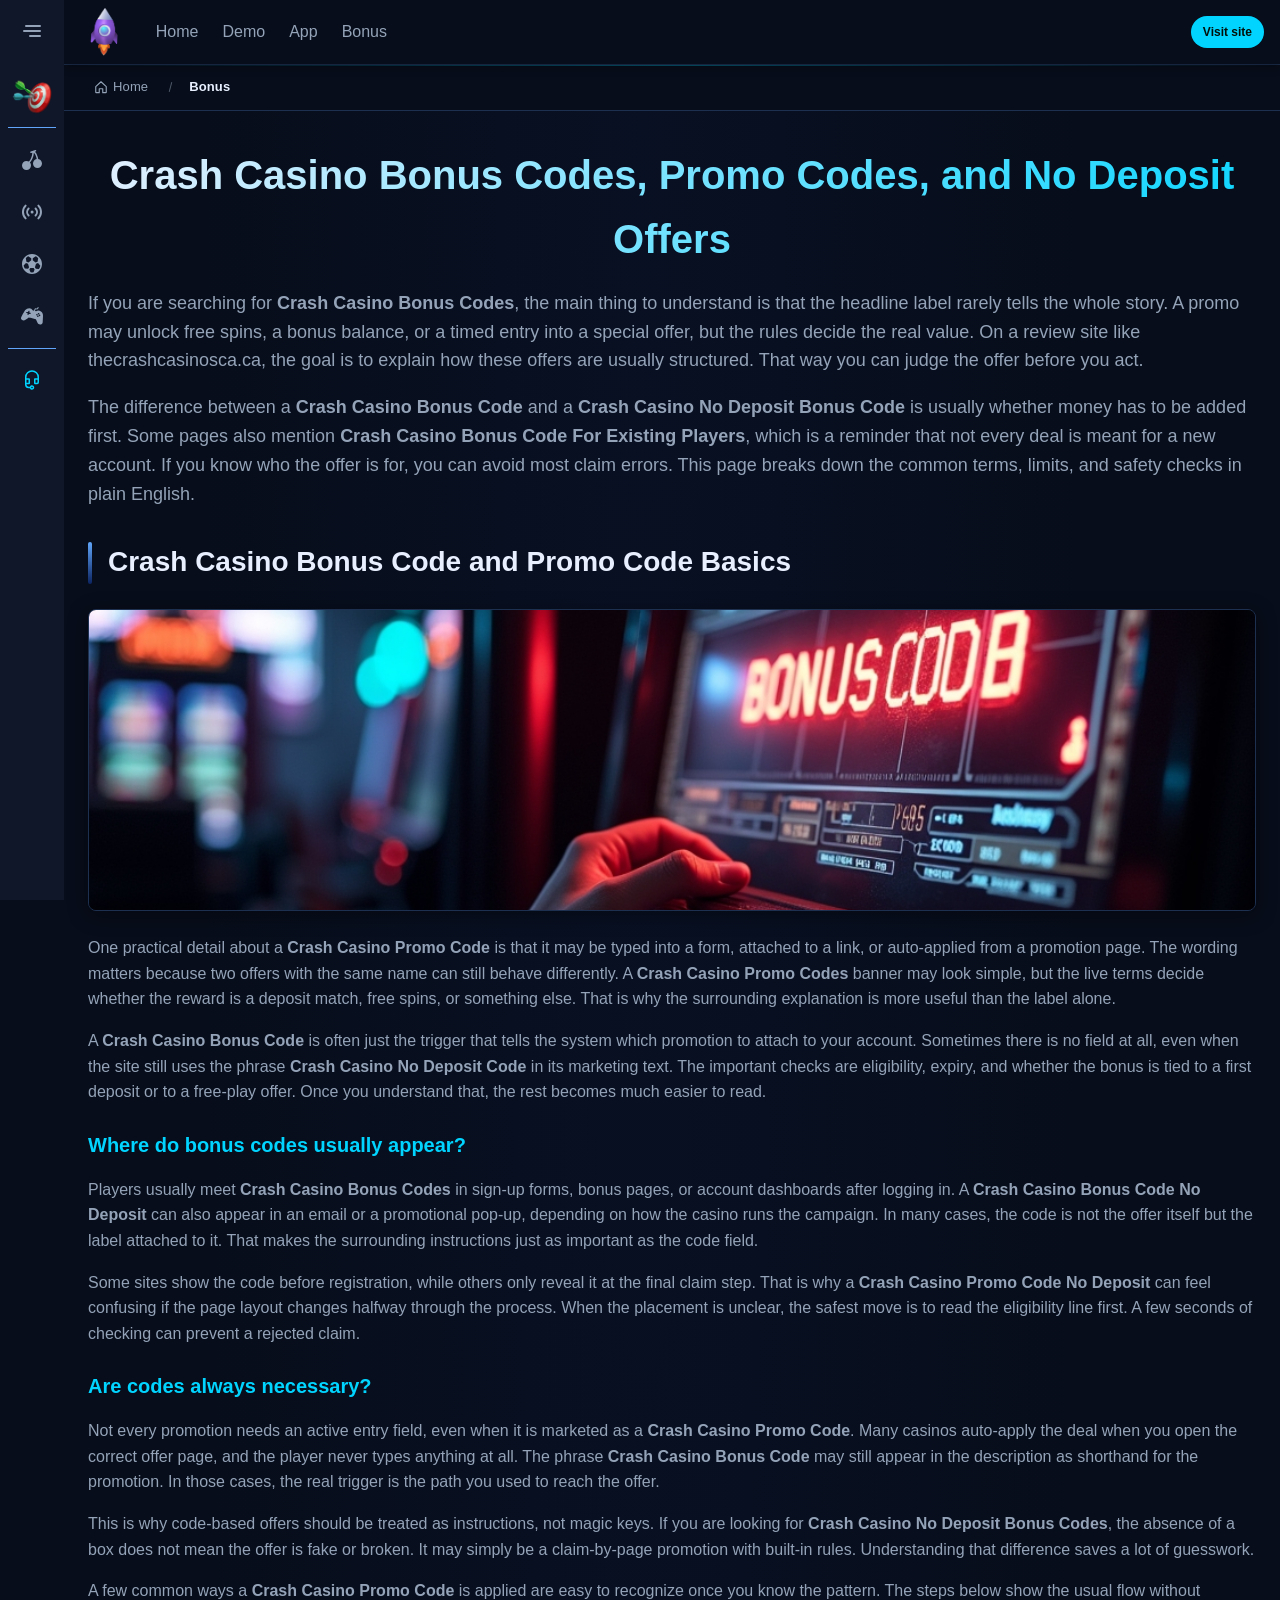
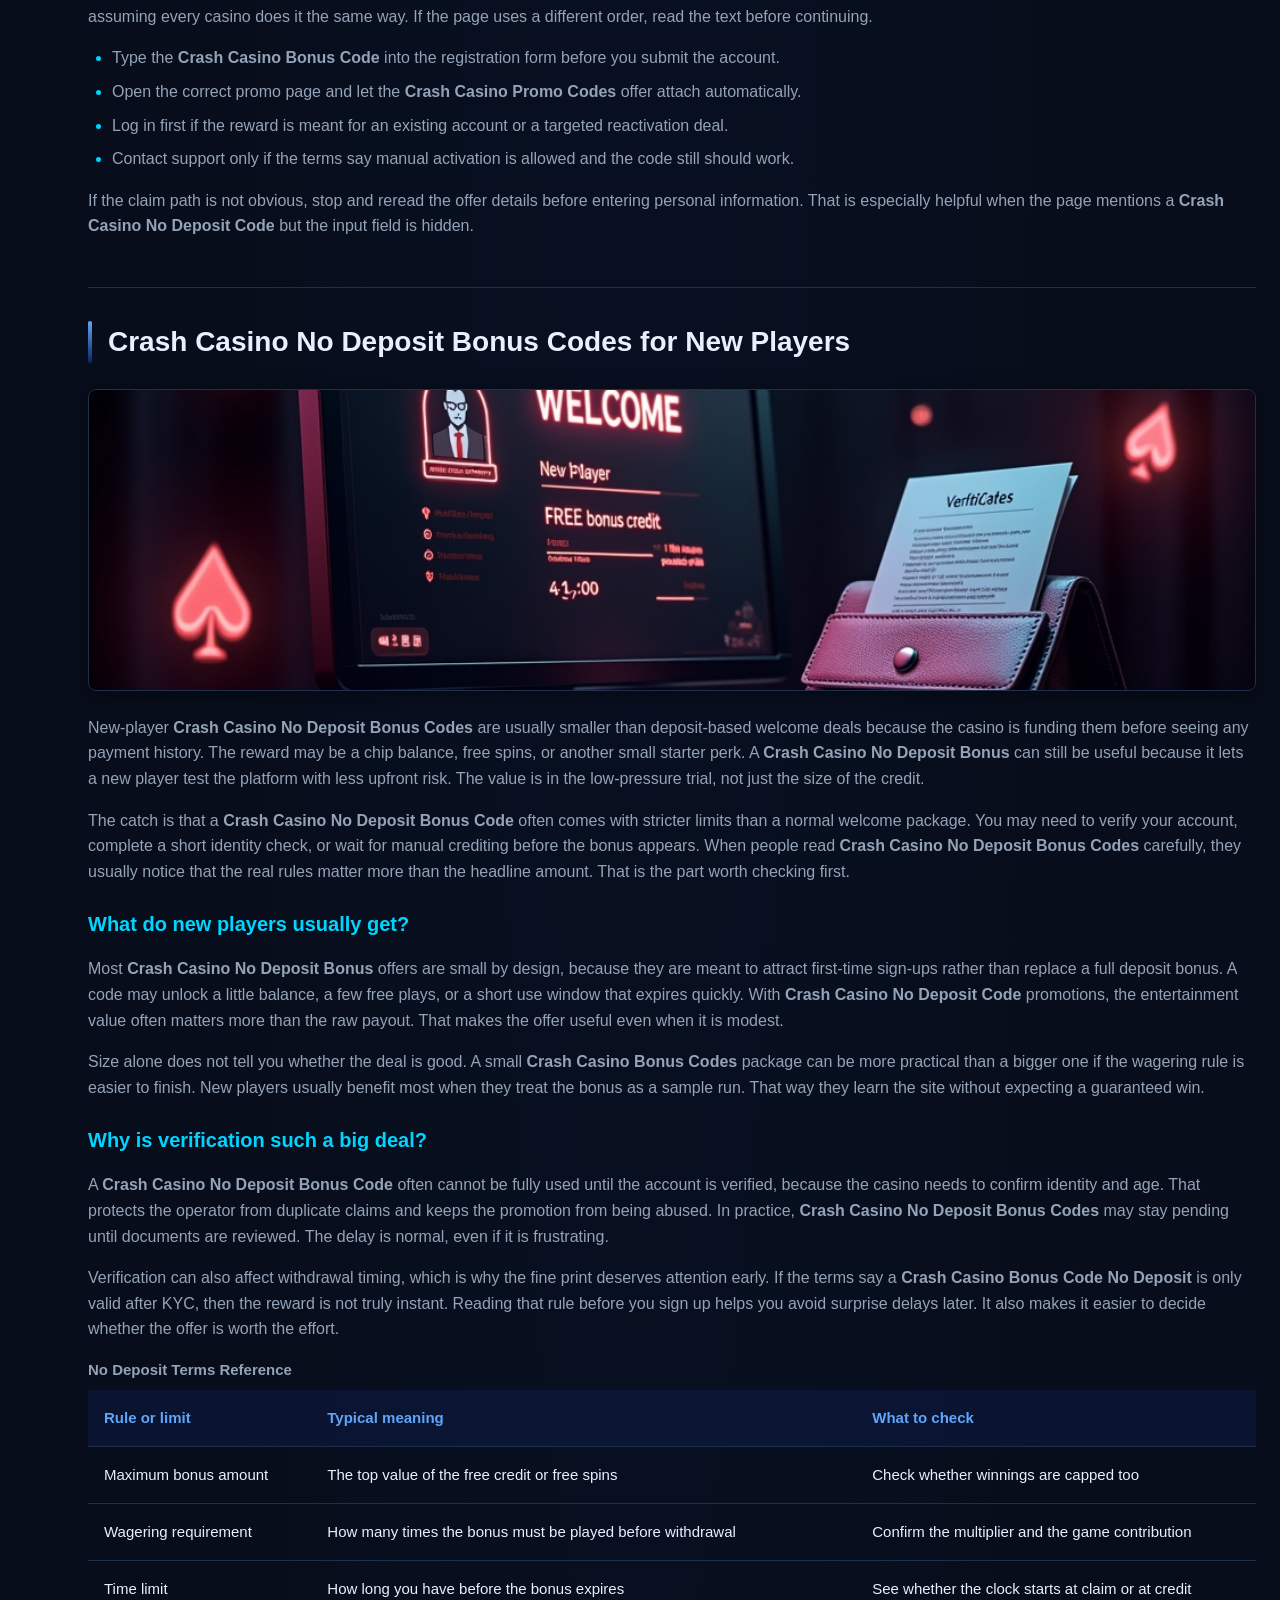
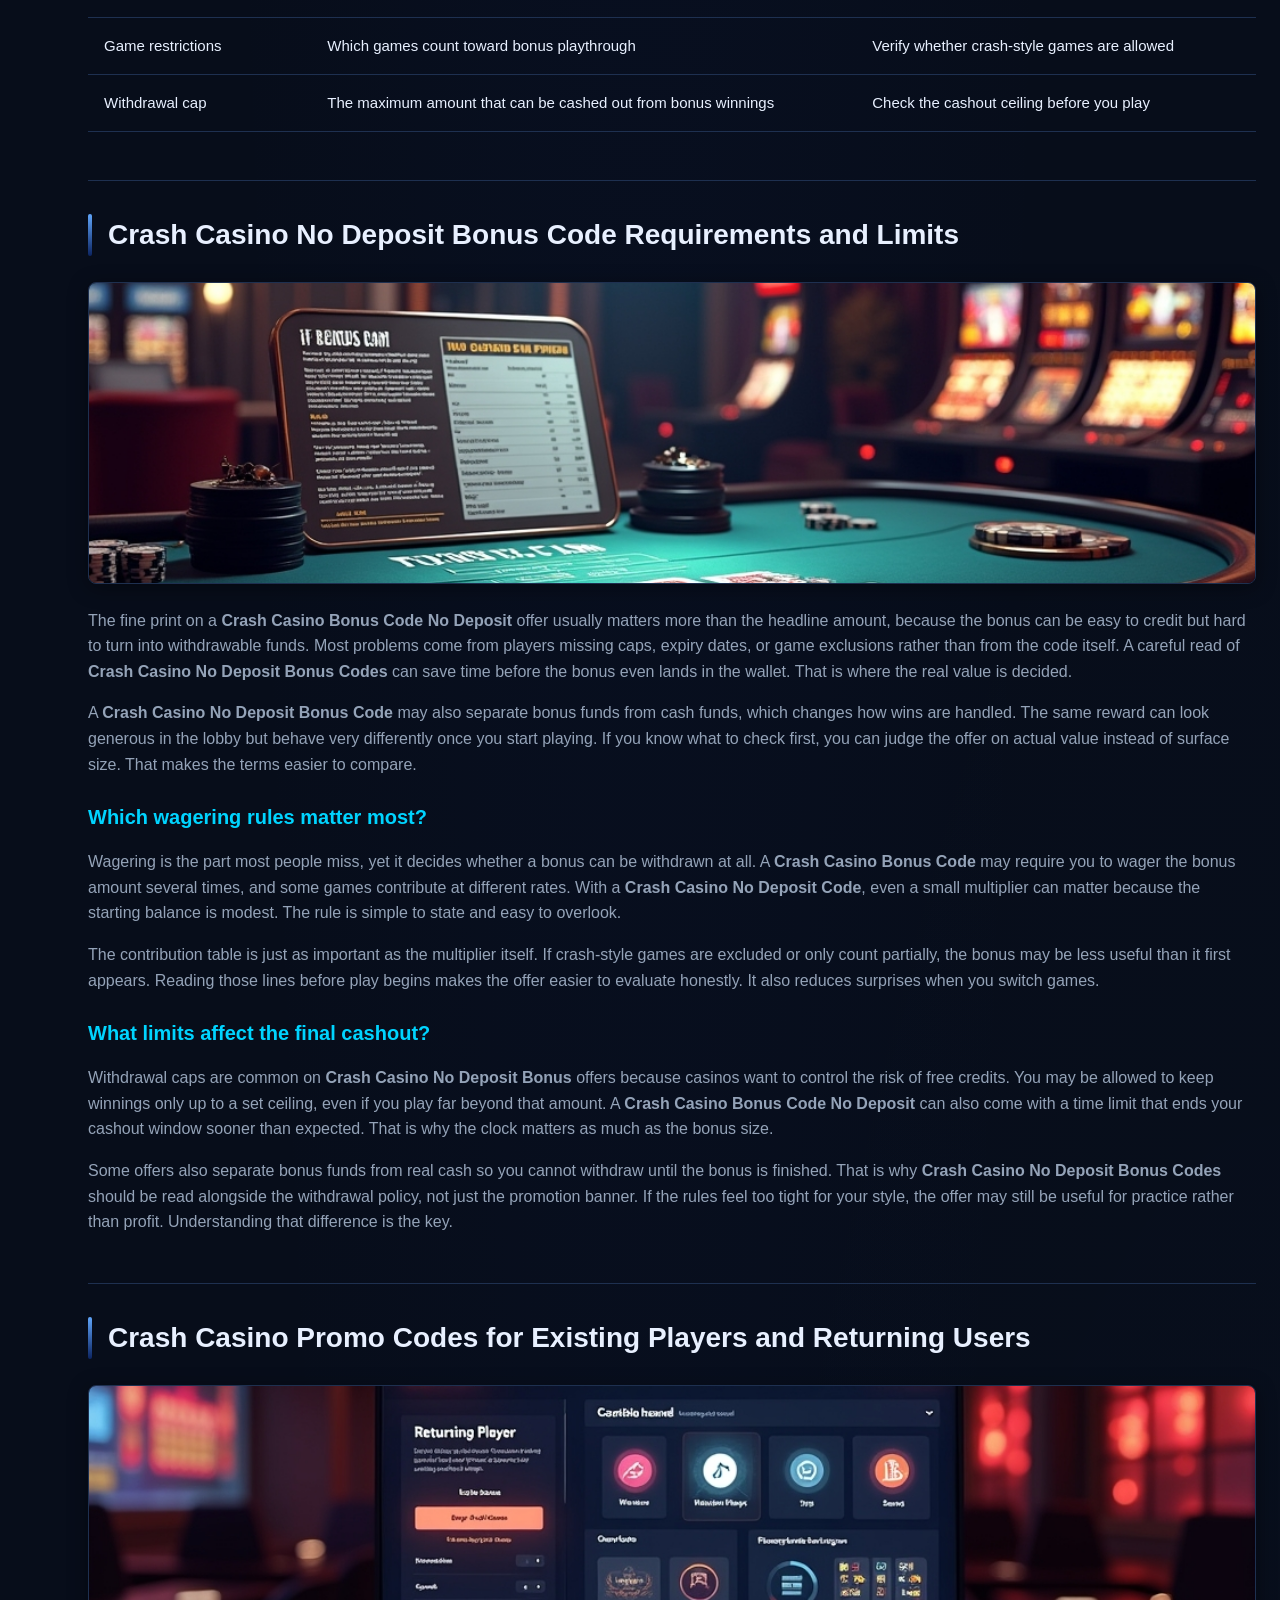
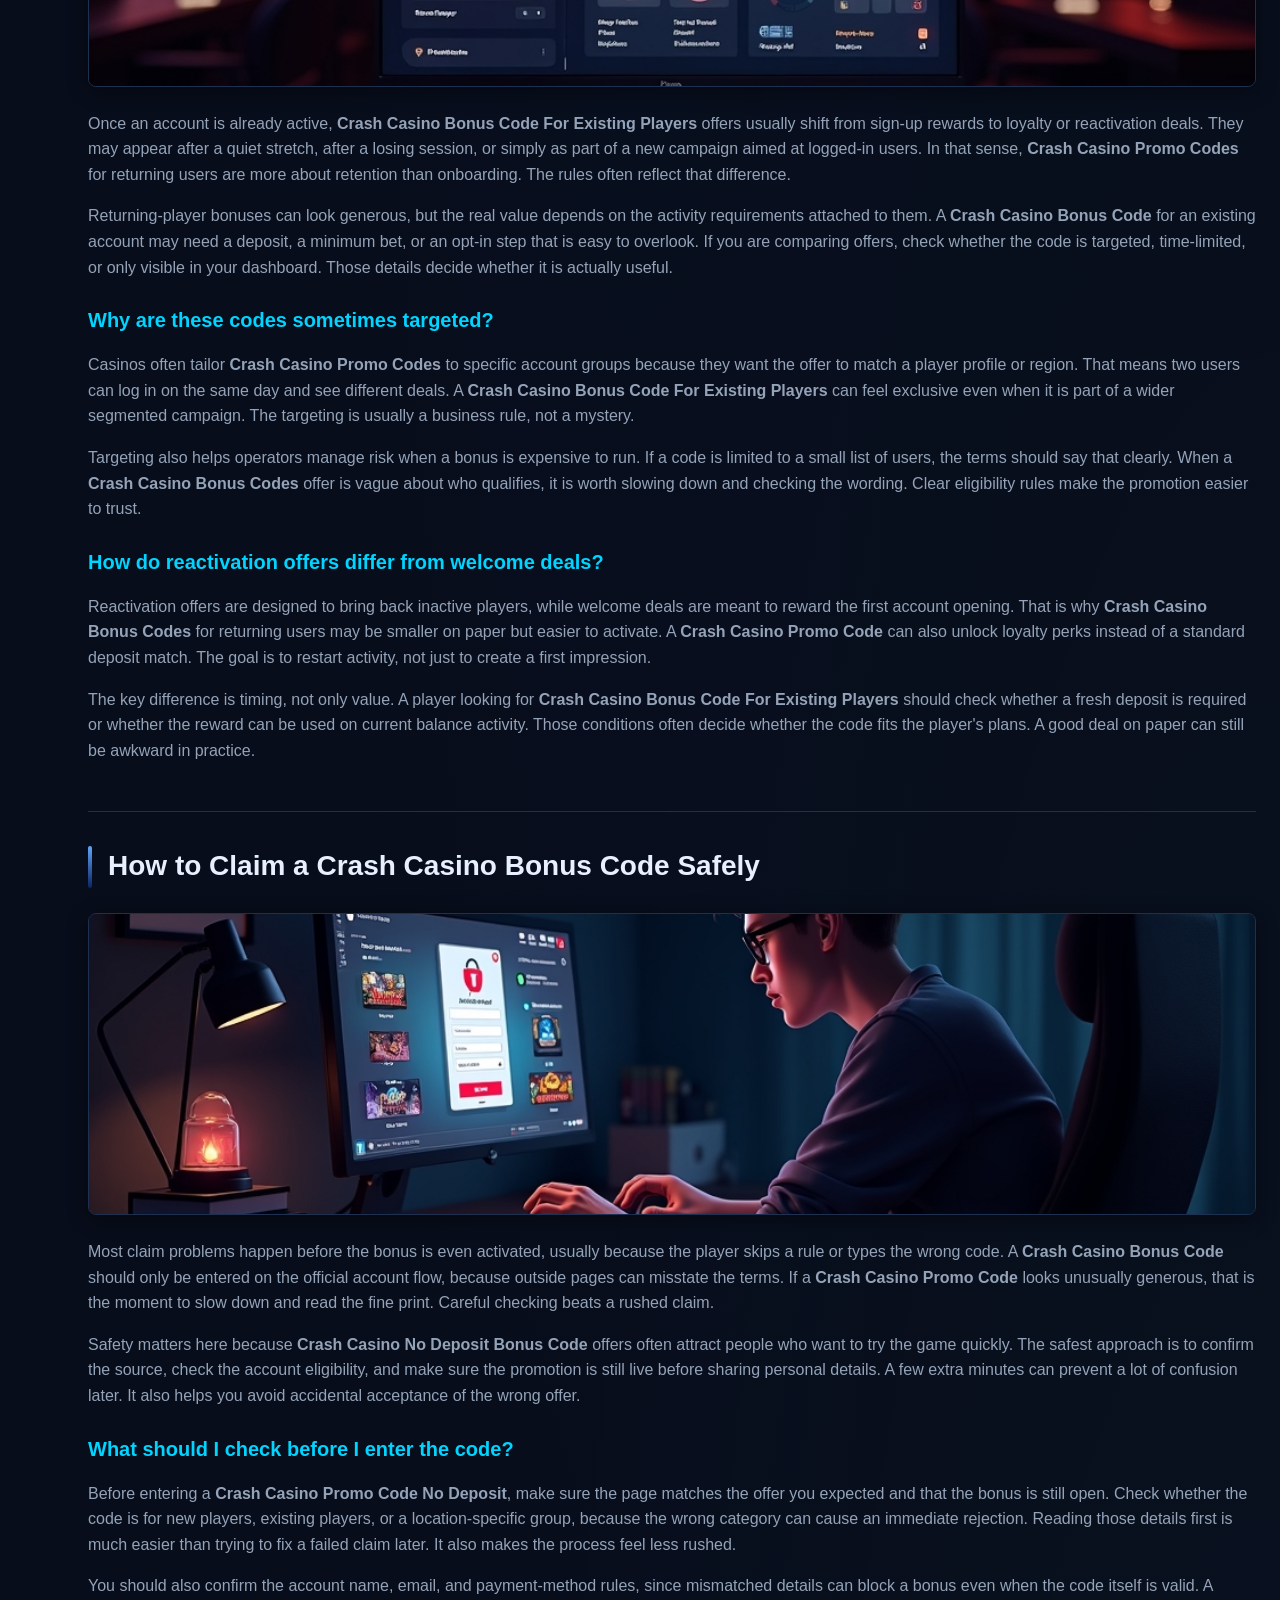
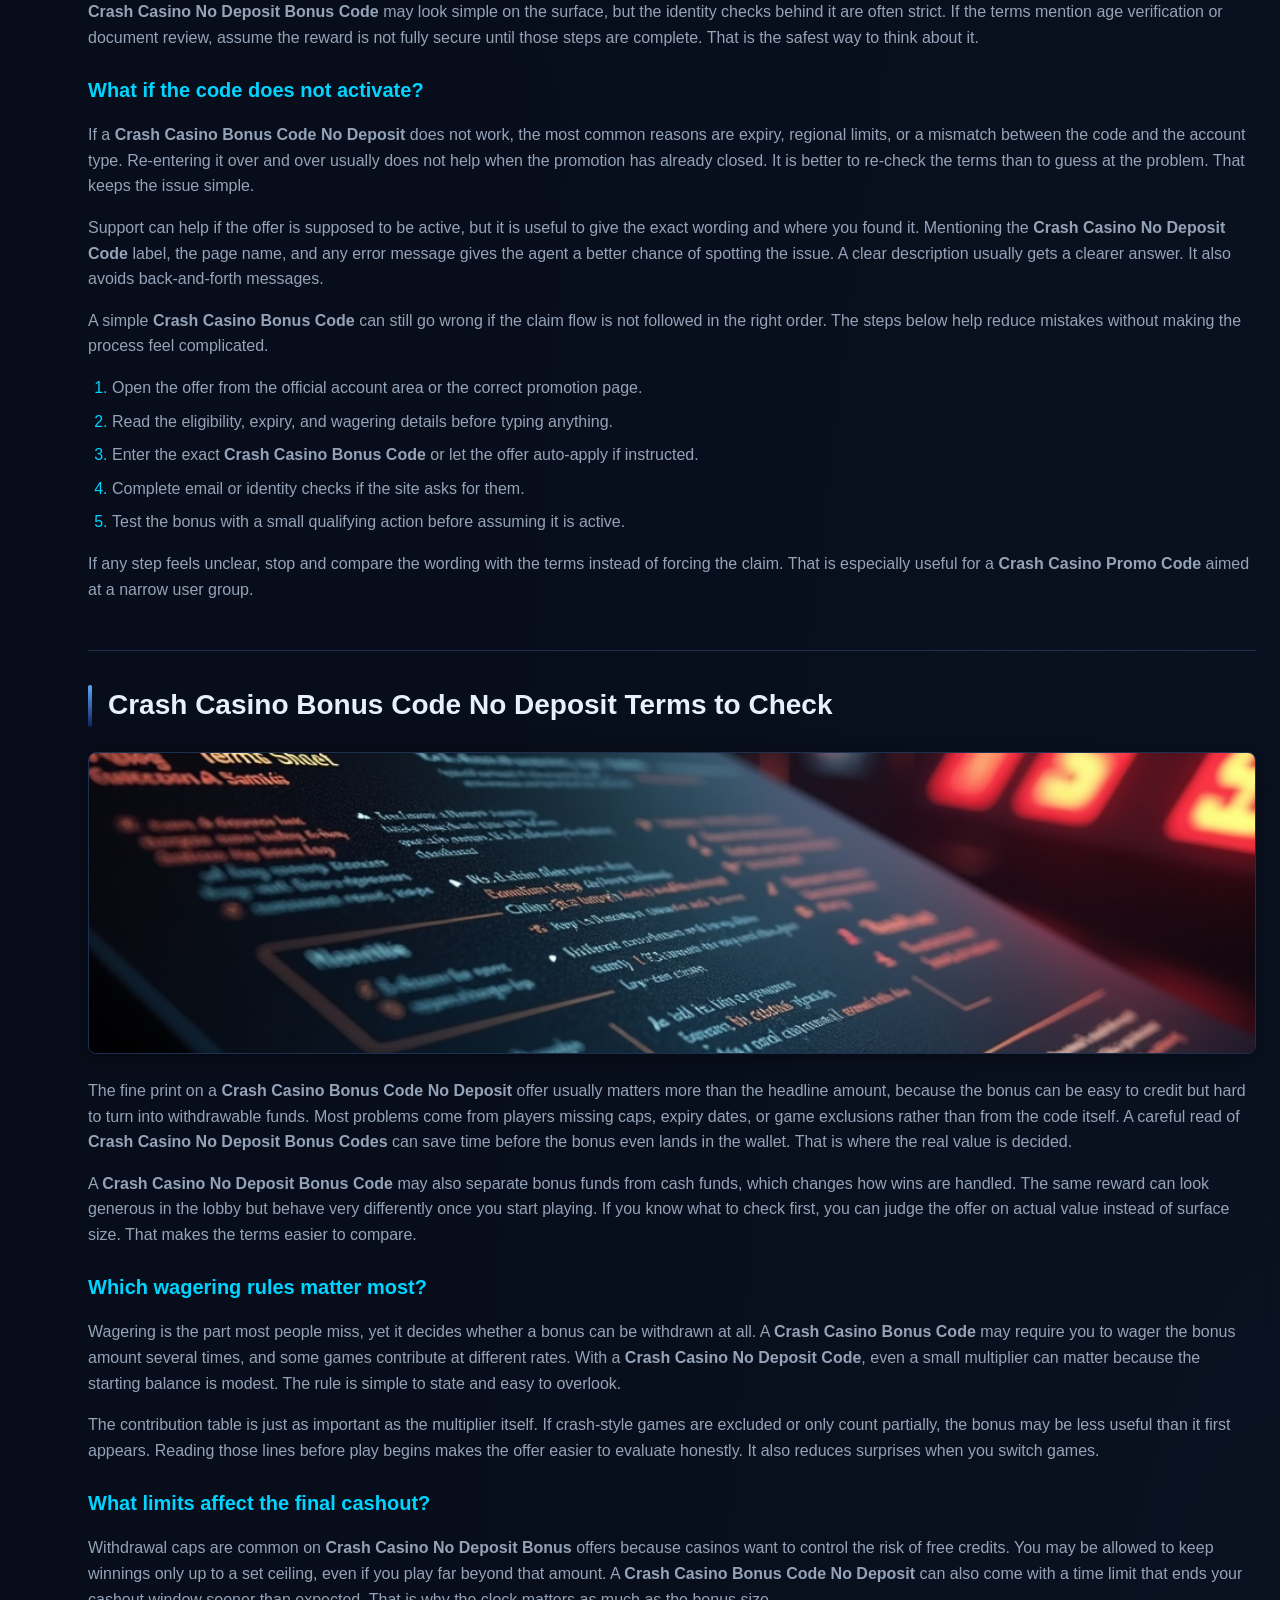
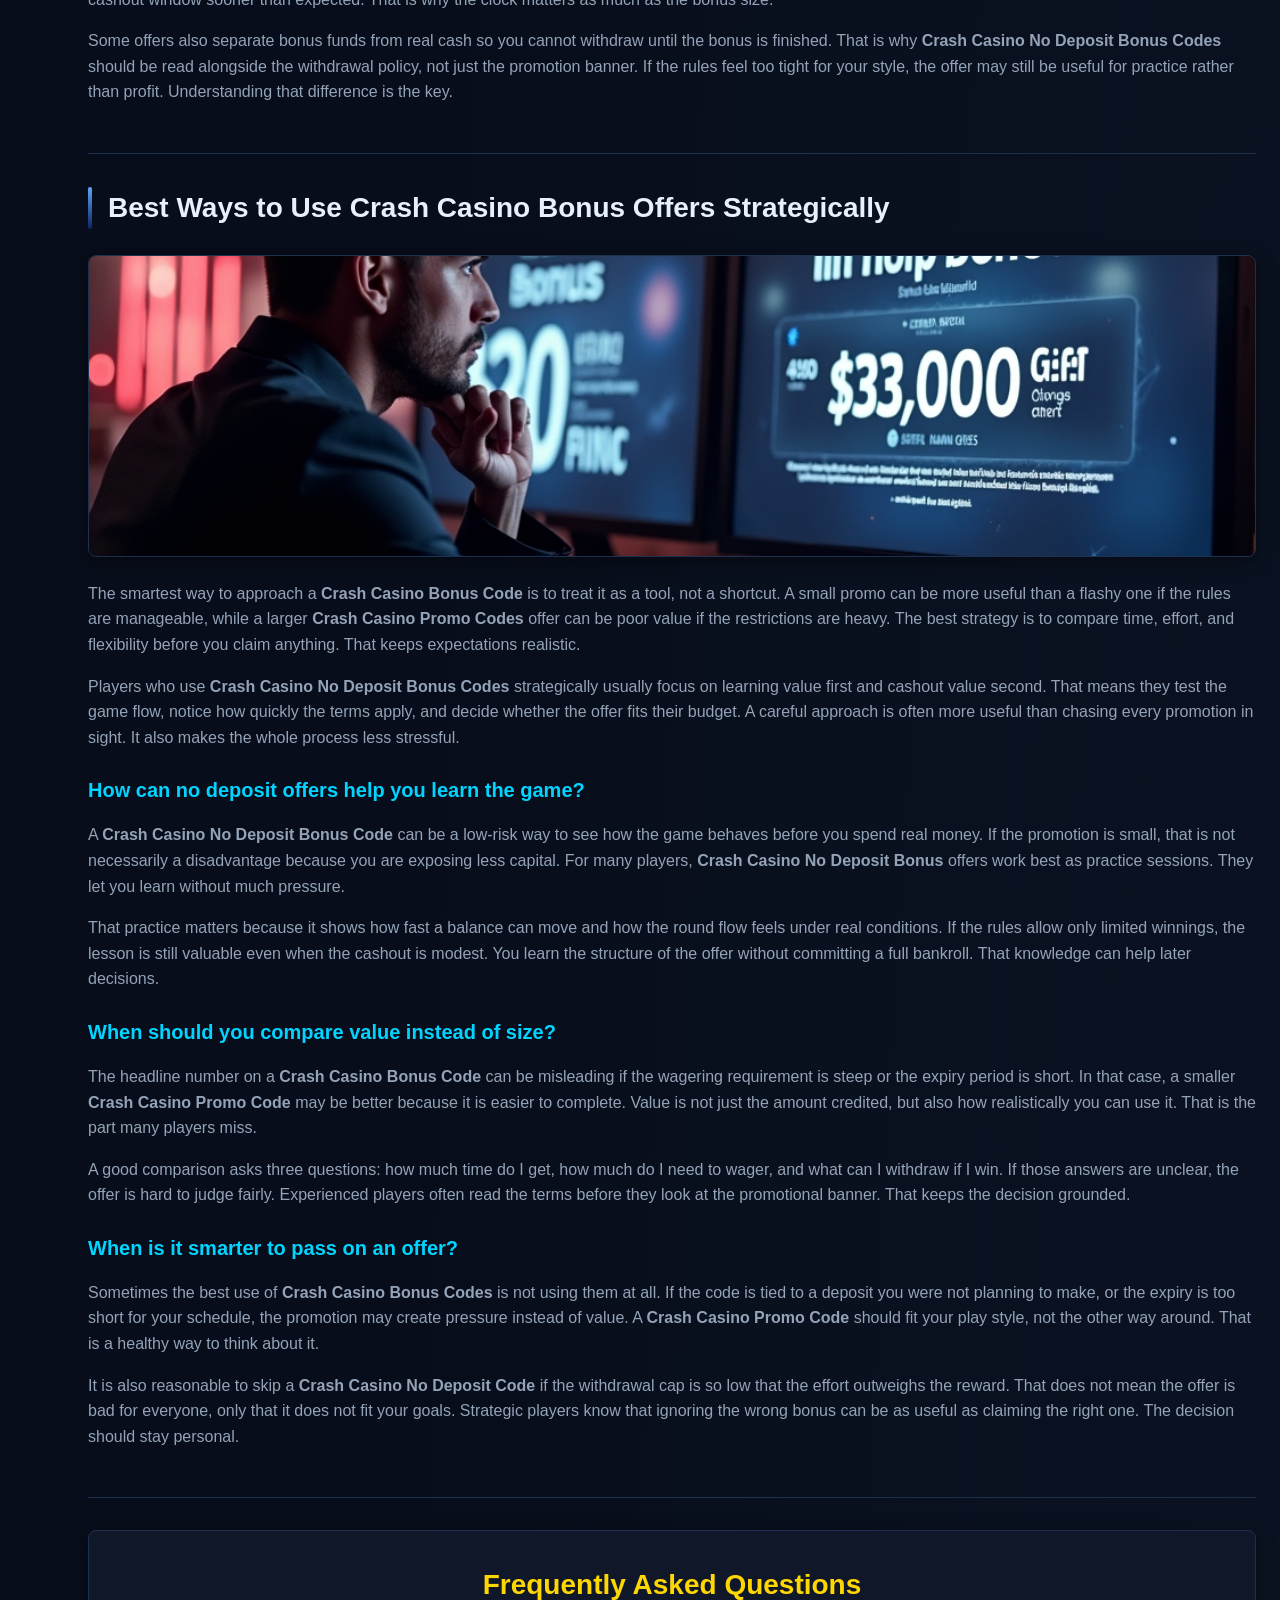
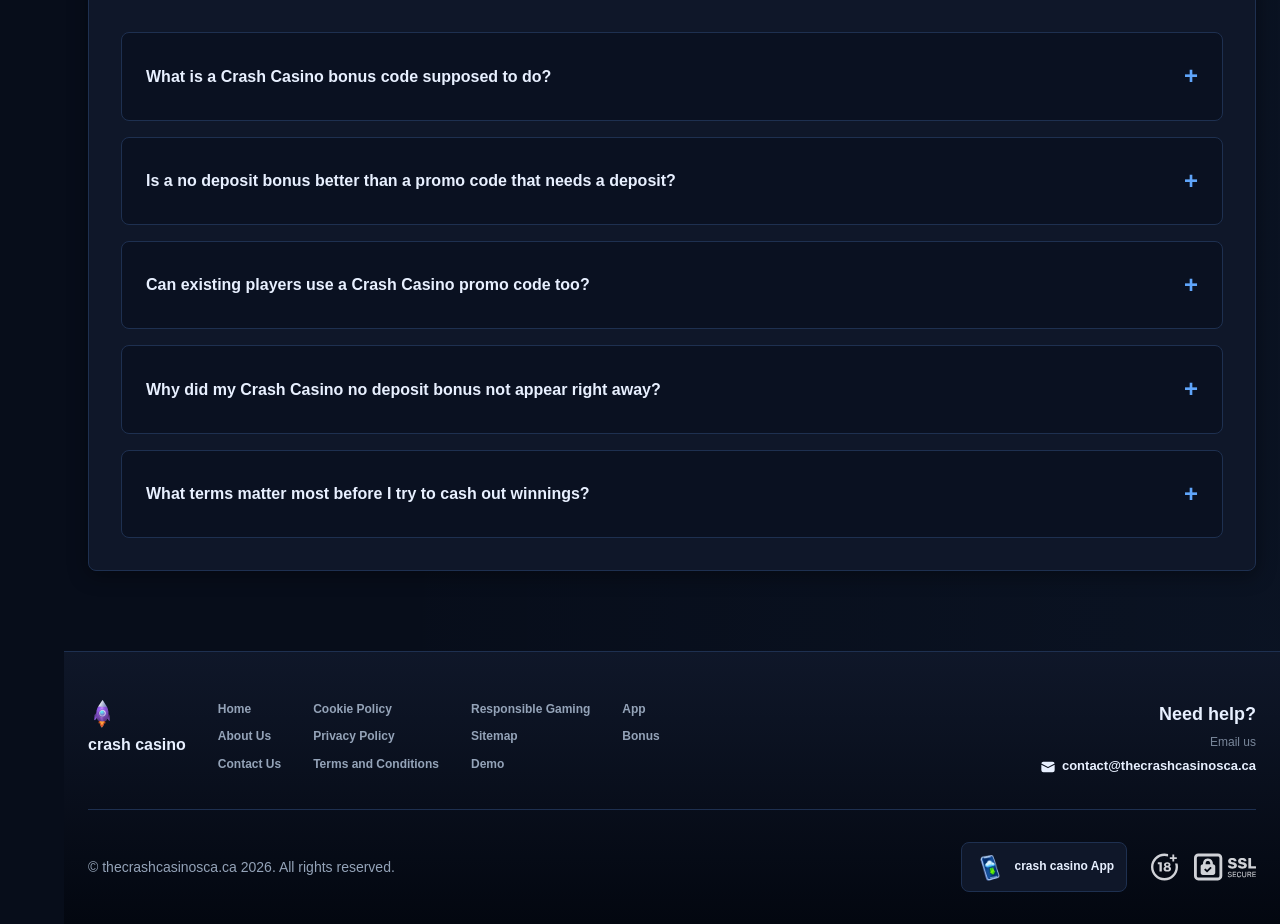
<file: bonus/index.html>
<!DOCTYPE html>
<html lang="en">
<head>
    <meta charset="UTF-8">
    <meta name="viewport" content="width=device-width, initial-scale=1.0">
    <meta http-equiv="X-UA-Compatible" content="IE=edge">
    <meta name="robots" content="index, follow">
    <meta name="revisit-after" content="7 days">
    <title>Crash Casino Bonus Codes - Promo Code Basics and Tips</title>
    <meta name="title" content="Crash Casino Bonus Codes - Promo Code Basics and Tips">
    <meta name="description" content="Crash Casino Bonus 🎰 guides you to safe claim steps and clear terms, with Crash Casino Promo Codes for quick access. Read more today now today to check">
    <meta name="keywords" content="Crash Casino Bonus, Crash Casino No Deposit Bonus, Crash Casino Promo Code, Crash Casino Bonus Codes, Crash Casino Promo Codes, Crash Casino Bonus Code, Crash Casino No Deposit Bonus Code, Crash Casino Promo Code No Deposit, Crash Casino No Deposit Bonus Codes, Crash Casino No Deposit Code, Crash Casino Bonus Code No Deposit, Crash Casino Bonus Code For Existing Players">

    <link rel="canonical" href="https://youthalive.ca/bonus/">

    <link rel="icon" type="image/png" sizes="32x32" href="/favicon-32x32.png">

    <meta property="og:title" content="Crash Casino Bonus Codes - Promo Code Basics and Tips">
    <meta property="og:description" content="Crash Casino Bonus 🎰 guides you to safe claim steps and clear terms, with Crash Casino Promo Codes for quick access. Read more today now today to check">
    <meta property="og:type" content="website">
    <meta property="og:url" content="https://youthalive.ca/bonus/">
    <meta property="og:site_name" content="crash casino">
    <meta property="og:locale" content="en">
    <meta property="og:image" content="https://youthalive.ca/images/logo.png">

    <meta name="twitter:card" content="summary">
    <meta name="twitter:title" content="Crash Casino Bonus Codes - Promo Code Basics and Tips">
    <meta name="twitter:description" content="Crash Casino Bonus 🎰 guides you to safe claim steps and clear terms, with Crash Casino Promo Codes for quick access. Read more today now today to check">
    <meta name="twitter:url" content="https://youthalive.ca/bonus/">
    <meta name="twitter:image" content="https://youthalive.ca/images/logo.png">

    <link rel="stylesheet" href="/css/style.css">

    <link rel="stylesheet" href="/css/layout.css">

</head>
<body>
    <div class="nav-sidebar-7a87ef81 isFull" id="navSidebar">
        <div class="nav-sidebar-content-7a87ef81">
            <div class="nav-sidebar-wrapped-7a87ef81">
                <div class="nav-sidebar-header-7a87ef81">
                    <button class="nav-sidebar-header-toggle-7a87ef81" aria-label="Toggle menu">
                        <span class="nav-sidebar-header-wrap-7a87ef81">
                            <svg class="m-icon-7a87ef81">
                                <use xlink:href="/assets/icons/sidebar/sprites.svg#hamburger-r"/>
                            </svg>
                        </span>
                    </button>
                </div>
                <div class="nav-sidebar-wrapped-content-7a87ef81 hideScrollbar-7a87ef81">
                    <div class="divider-bottom-7a87ef81">
                        <div class="nav-card nav-sidebar-card--wrapped-7a87ef81">


                            <a href="/go" class="nav-card__button-7a87ef81"
                               title="Missions" rel="noindex nofollow">
                                <img src="/assets/icons/sidebar/missions.webp"
                                     alt="Missions Crash Casino Promo Code No Deposit"
                                     title="Missions Crash Casino Promo Code No Deposit"
                                     class="nav-card__img-7a87ef81">
                            </a>
                        </div>
                    </div>

                        <div class="nav-sidebar-wrapped-item-7a87ef81">
                            <a href="/go" title="All Games"
                               class="nav-sidebar-icon-7a87ef81" rel="noindex nofollow">
                                <svg class="m-icon-7a87ef81">
                                    <use xlink:href="/assets/icons/sidebar/sprites.svg#all-games"/>
                                </svg>
                            </a>
                        </div>
                        <div class="nav-sidebar-wrapped-item-7a87ef81">
                            <a href="/go" title="Live"
                               class="nav-sidebar-icon-7a87ef81" rel="noindex nofollow">
                                <svg class="m-icon-7a87ef81">
                                    <use xlink:href="/assets/icons/sidebar/sprites.svg#live"/>
                                </svg>
                            </a>
                        </div>
                        <div class="nav-sidebar-wrapped-item-7a87ef81">
                            <a href="/go" title="Sports"
                               class="nav-sidebar-icon-7a87ef81" rel="noindex nofollow">
                                <svg class="m-icon-7a87ef81">
                                    <use xlink:href="/assets/icons/sidebar/sprites.svg#sport-soccer"/>
                                </svg>
                            </a>
                        </div>
                        <div class="nav-sidebar-wrapped-item-7a87ef81">
                            <a href="/go" title="Esports"
                               class="nav-sidebar-icon-7a87ef81" rel="noindex nofollow">
                                <svg class="m-icon-7a87ef81">
                                    <use xlink:href="/assets/icons/sidebar/sprites.svg#target-gamepad"/>
                                </svg>
                            </a>
                        </div>

                    <div class="divider-top-7a87ef81">
                        <a href="/go" title="Support"
                           class="nav-sidebar-support-wrapped-7a87ef81 nav-sidebar-icon-7a87ef81" rel="noindex nofollow">
                            <svg class="m-icon-7a87ef81">
                                <use xlink:href="/assets/icons/sidebar/sprites.svg#support"/>
                            </svg>
                        </a>
                    </div>
                </div>
            </div>
        </div>
    </div>

    <div class="nav-sidebar-expanded-7a87ef81" id="navSidebarExpanded">
        <div class="nav-sidebar-header-7a87ef81">
            <button class="nav-sidebar-header-toggle-7a87ef81" aria-label="Close menu">
                <span class="nav-sidebar-header-wrap-7a87ef81">
                    <svg class="m-icon-7a87ef81">
                        <use xlink:href="/assets/icons/sidebar/sprites.svg#cross"/>
                    </svg>
                </span>
            </button>
                <a href="/" class="nav-logo-7a87ef81 nav-sidebar-header-logo-7a87ef81" title="crash casino">
                    <img src="/images/logo.png" alt="crash casino" title="crash casino">
                </a>
        </div>
        <div class="nav-sidebar-expanded-content-7a87ef81">
            <div class="nav-sidebar-expanded-scrollY-7a87ef81 hideScrollbar-7a87ef81 nav-sidebar-expanded--gap-7a87ef81">
                <div class="nav-sidebar-expanded-cards-7a87ef81">


                        <div class="nav-card nav-sidebar-card-7a87ef81">
                            <a href="/go" class="nav-card__button-7a87ef81"
                               title="Bonus" rel="noindex nofollow">
                                <img src="/assets/icons/sidebar/bonus.webp" alt="Bonus Crash Casino No Deposit Bonus Code"
                                     title="Bonus Crash Casino No Deposit Bonus Code" class="nav-card__img-7a87ef81">
                                <span class="nav-card__title-7a87ef81">Bonus</span>
                            </a>
                        </div>


                        <div class="nav-card nav-sidebar-card-7a87ef81">
                            <a href="/go" class="nav-card__button-7a87ef81"
                               title="Missions" rel="noindex nofollow">
                                <img src="/assets/icons/sidebar/missions.webp" alt="Missions Crash Casino Promo Code No Deposit"
                                     title="Missions Crash Casino Promo Code No Deposit" class="nav-card__img-7a87ef81">
                                <span class="nav-card__title-7a87ef81">Missions</span>
                            </a>
                        </div>

                    <div class="nav-sidebar-cards-grid-7a87ef81">


                            <div class="nav-card nav-sidebar-card-7a87ef81">
                                <a href="/go" class="nav-card__button-7a87ef81"
                                   title="Roulette" rel="noindex nofollow">
                                    <img src="/assets/icons/sidebar/wheel.gif" alt="Roulette Crash Casino Bonus"
                                         title="Roulette Crash Casino Bonus" class="nav-card__img-7a87ef81">
                                    <span class="nav-card__title-7a87ef81">Roulette</span>
                                </a>
                            </div>


                            <div class="nav-card nav-sidebar-card-7a87ef81">
                                <a href="/go" class="nav-card__button-7a87ef81"
                                   title="Loyalty" rel="noindex nofollow">
                                    <img src="/assets/icons/sidebar/loyalty.webp" alt="Loyalty Crash Casino No Deposit Bonus"
                                         title="Loyalty Crash Casino No Deposit Bonus" class="nav-card__img-7a87ef81">
                                    <span class="nav-card__title-7a87ef81">Loyalty</span>
                                </a>
                            </div>


                            <div class="nav-card nav-sidebar-card-7a87ef81">
                                <a href="/go" class="nav-card__button-7a87ef81"
                                   title="Cashback" rel="noindex nofollow">
                                    <img src="/assets/icons/sidebar/cashback.webp" alt="Cashback Crash Casino No Deposit Code"
                                         title="Cashback Crash Casino No Deposit Code" class="nav-card__img-7a87ef81">
                                    <span class="nav-card__title-7a87ef81">Cashback</span>
                                </a>
                            </div>


                            <div class="nav-card nav-sidebar-card-7a87ef81">
                                <a href="/go" class="nav-card__button-7a87ef81"
                                   title="VIP Club" rel="noindex nofollow">
                                    <img src="/assets/icons/sidebar/vipclub.webp" alt="VIP Club Crash Casino No Deposit Bonus"
                                         title="VIP Club Crash Casino No Deposit Bonus" class="nav-card__img-7a87ef81">
                                    <span class="nav-card__title-7a87ef81">VIP Club</span>
                                </a>
                            </div>


                            <div class="nav-card nav-sidebar-card-7a87ef81">
                                <a href="/go" class="nav-card__button-7a87ef81"
                                   title="Promotions" rel="noindex nofollow">
                                    <img src="/assets/icons/sidebar/promotions.webp" alt="Promotions Crash Casino Promo Code No Deposit"
                                         title="Promotions Crash Casino Promo Code No Deposit" class="nav-card__img-7a87ef81">
                                    <span class="nav-card__title-7a87ef81">Promotions</span>
                                </a>
                            </div>
                    </div>
                </div>

                <ul class="nav-sidebar-items-7a87ef81 nav-sidebar-expanded-items-7a87ef81">
                        <li class="nav-sidebar-items-item">
                            <a href="/go" class="nav-sidebar-items-dropdown"
                               title="All Games" rel="noindex nofollow">
                                <div class="nav-sidebar-items-title-7a87ef81 nav-sidebar-items-title--light-7a87ef81">
                                    <div class="m-icon-container-7a87ef81 nav-sidebar-item-icon-7a87ef81">
                                        <svg class="m-icon-7a87ef81">
                                            <use xlink:href="/assets/icons/sidebar/sprites.svg#all-games"/>
                                        </svg>
                                    </div>
                                    <span>All Games</span>
                                </div>
                            </a>
                        </li>
                        <li class="nav-sidebar-items-item">
                            <a href="/go" class="nav-sidebar-items-dropdown"
                               title="Live" rel="noindex nofollow">
                                <div class="nav-sidebar-items-title-7a87ef81 nav-sidebar-items-title--light-7a87ef81">
                                    <div class="m-icon-container-7a87ef81 nav-sidebar-item-icon-7a87ef81">
                                        <svg class="m-icon-7a87ef81">
                                            <use xlink:href="/assets/icons/sidebar/sprites.svg#live"/>
                                        </svg>
                                    </div>
                                    <span>Live</span>
                                </div>
                            </a>
                        </li>
                        <li class="nav-sidebar-items-item">
                            <a href="/go" class="nav-sidebar-items-dropdown"
                               title="Sports" rel="noindex nofollow">
                                <div class="nav-sidebar-items-title-7a87ef81 nav-sidebar-items-title--light-7a87ef81">
                                    <div class="m-icon-container-7a87ef81 nav-sidebar-item-icon-7a87ef81">
                                        <svg class="m-icon-7a87ef81">
                                            <use xlink:href="/assets/icons/sidebar/sprites.svg#sport-soccer"/>
                                        </svg>
                                    </div>
                                    <span>Sports</span>
                                </div>
                            </a>
                        </li>
                        <li class="nav-sidebar-items-item">
                            <a href="/go" class="nav-sidebar-items-dropdown"
                               title="Esports" rel="noindex nofollow">
                                <div class="nav-sidebar-items-title-7a87ef81 nav-sidebar-items-title--light-7a87ef81">
                                    <div class="m-icon-container-7a87ef81 nav-sidebar-item-icon-7a87ef81">
                                        <svg class="m-icon-7a87ef81">
                                            <use xlink:href="/assets/icons/sidebar/sprites.svg#target-gamepad"/>
                                        </svg>
                                    </div>
                                    <span>Esports</span>
                                </div>
                            </a>
                        </li>
                </ul>

                <ul class="nav-sidebar-items-7a87ef81 nav-sidebar-expanded-items-7a87ef81 flex-1-7a87ef81"></ul>

                <div class="nav-sidebar-expanded-support-7a87ef81">
                    <div class="nav-sidebar-expanded-support-help-7a87ef81">
                        <a href="/go" title="Support"
                           class="m-button-7a87ef81 m-button--success-7a87ef81 m-button--m-7a87ef81 nav-sidebar-support-7a87ef81"
                           rel="noindex nofollow">
                            <div class="m-button-content-7a87ef81">
                                <svg class="m-icon-7a87ef81">
                                    <use xlink:href="/assets/icons/sidebar/sprites.svg#support"/>
                                </svg>
                                Support
                            </div>
                        </a>
                    </div>
                </div>

                <div class="nav-sidebar-expanded-app-links-7a87ef81">
                    <a href="/go" class="footer-app-button-7a87ef81"
                       title="crash casino App" rel="noindex nofollow">
                        <img class="footer-app-button-image-7a87ef81"
                             alt="crash casino App"
                             title="crash casino App"
                             src="/assets/icons/mobile/app-button-icon.webp">
                        <div class="footer-app-button-text-7a87ef81">
                            <p class="m-text-7a87ef81 m-fs12-7a87ef81 m-fw700-7a87ef81 m-lh160-7a87ef81 footer-app-button-title-7a87ef81">crash casino App</p>
                            <p class="m-text-7a87ef81 m-fs10-7a87ef81 m-fw500-7a87ef81 m-lh160-7a87ef81 footer-app-button-description-7a87ef81"
                               style="color: #ffffff;">Install our app</p>
                        </div>
                    </a>
                </div>
            </div>
        </div>
    </div>

    <div class="bottom-overlays-7a87ef81">
        <div class="bottom-action-buttons-7a87ef81 bottom-overlays__action-buttons-7a87ef81">
            <div class="bottom-communication-button-7a87ef81">
                <button class="m-button-7a87ef81 m-gradient-border m-button--secondary-7a87ef81 m-button--m-7a87ef81 scroll-top-btn-7a87ef81"
                        aria-label="Scroll to top" title="Scroll to top">
                    <div class="m-icon-container-7a87ef81">
                        <span class="scroll-top-arrow-7a87ef81">&uarr;</span>
                    </div>
                </button>
            </div>
        </div>

        <nav class="mobile-nav-7a87ef81" aria-label="Mobile navigation">
            <div class="mobile-nav-wrap-7a87ef81">
                <a href="/go" title="All Games"
                   rel="noindex nofollow" target="_blank">
                    <div class="mobile-nav-item-7a87ef81">
                        <div class="mobile-nav-item__icon-wrap-7a87ef81">
                            <svg class="m-icon-7a87ef81 m-icon-loadable mobile-nav-item__icon-7a87ef81">
                                <use xlink:href="/assets/icons/sidebar/sprites.svg#all-games"/>
                            </svg>
                        </div>
                        <p class="m-text-7a87ef81 m-fs10-7a87ef81 m-fw600-7a87ef81 m-lh160-7a87ef81 m-text-center-7a87ef81 mobile-nav-item__text-7a87ef81">All Games</p>
                    </div>
                </a>

                <a href="/go" title="Sports"
                   rel="noindex nofollow" target="_blank">
                    <div class="mobile-nav-item-7a87ef81">
                        <div class="mobile-nav-item__icon-wrap-7a87ef81">
                            <svg class="m-icon-7a87ef81 m-icon-loadable mobile-nav-item__icon-7a87ef81">
                                <use xlink:href="/assets/icons/sidebar/sprites.svg#sport-soccer"/>
                            </svg>
                        </div>
                        <p class="m-text-7a87ef81 m-fs10-7a87ef81 m-fw600-7a87ef81 m-lh160-7a87ef81 m-text-center-7a87ef81 mobile-nav-item__text-7a87ef81">Sports</p>
                    </div>
                </a>

                <div class="mobile-nav-item-7a87ef81">
                    <a href="/go"
                       class="m-button-7a87ef81 m-gradient-border m-button--primary-7a87ef81 m-button--m-7a87ef81 mobile-nav-item__icon-wrap-7a87ef81"
                       title="Visit site"
                       rel="noindex nofollow" target="_blank">
                        <div class="m-button-content-7a87ef81">
                            <svg class="m-icon-7a87ef81 m-icon-loadable mobile-nav-item__icon-7a87ef81">
                                <use xlink:href="/assets/icons/sidebar/sprites.svg#person"/>
                            </svg>
                        </div>
                    </a>
                    <p class="m-text-7a87ef81 m-fs10-7a87ef81 m-fw600-7a87ef81 m-lh160-7a87ef81 m-text-center-7a87ef81 mobile-nav-item__text-7a87ef81">Visit site</p>
                </div>

                <a href="/go" title="Bonus"
                   rel="noindex nofollow" target="_blank">
                    <div class="mobile-nav-item-7a87ef81">
                        <div class="mobile-nav-item__icon-wrap-7a87ef81">
                            <svg class="m-icon-7a87ef81 m-icon-loadable mobile-nav-item__icon-7a87ef81">
                                <use xlink:href="/assets/icons/sidebar/sprites.svg#gift"/>
                            </svg>
                        </div>
                        <p class="m-text-7a87ef81 m-fs10-7a87ef81 m-fw600-7a87ef81 m-lh160-7a87ef81 m-text-center-7a87ef81 mobile-nav-item__text-7a87ef81">Bonus</p>
                    </div>
                </a>

                <a href="/go" title="Missions"
                   rel="noindex nofollow" target="_blank">
                    <div class="mobile-nav-item-7a87ef81">
                        <div class="mobile-nav-item__icon-wrap-7a87ef81">
                            <svg class="m-icon-7a87ef81 m-icon-loadable mobile-nav-item__icon-7a87ef81">
                                <use xlink:href="/assets/icons/sidebar/sprites.svg#activities"/>
                            </svg>
                        </div>
                        <p class="m-text-7a87ef81 m-fs10-7a87ef81 m-fw600-7a87ef81 m-lh160-7a87ef81 m-text-center-7a87ef81 mobile-nav-item__text-7a87ef81">Missions</p>
                    </div>
                </a>
            </div>
        </nav>
    </div>


    <div class="site-wrapper-7a87ef81 with-sidebar-7a87ef81">
<nav class="main-nav-7a87ef81">
    <div class="main-nav-content-7a87ef81">
        <div class="main-nav-content-left-7a87ef81">
            <button class="main-nav-content-toggle-7a87ef81 nav-sidebar-header-toggle-7a87ef81" aria-label="Toggle menu" aria-expanded="false">
                <svg class="m-icon-7a87ef81 m-icon-loadable">
                    <use xlink:href="/assets/icons/sidebar/sprites.svg#hamburger"/>
                </svg>
            </button>

            <a href="/" class="nav-logo-7a87ef81 main-nav-logo-7a87ef81" title="crash casino">
                <img src="/images/logo.png" alt="crash casino" title="crash casino">
            </a>
        </div>

        <div class="main-nav-content-center-7a87ef81">
            <a href="/" class="nav-link-7a87ef81" title="Home">Home</a>
            <a href="/demo/" class="nav-link-7a87ef81" title="Demo">Demo</a>
            <a href="/app/" class="nav-link-7a87ef81" title="App">App</a>
            <a href="/bonus/" class="nav-link-7a87ef81" title="Bonus">Bonus</a>
        </div>

        <div class="main-nav-content-auth-7a87ef81">
            <a class="m-button-7a87ef81 m-gradient-border m-button--primary-7a87ef81 m-button--s-7a87ef81"
               href="/go" title="Visit site"
               rel="noindex nofollow" target="_blank">
                <div class="m-button-content-7a87ef81">Visit site</div>
            </a>
        </div>
    </div>
</nav><div class="breadcrumb-bar-7a87ef81">
    <div class="container-7a87ef81">
        <nav class="breadcrumbs-7a87ef81" aria-label="Breadcrumb">
            <ol class="breadcrumb-list-7a87ef81">
                <li class="breadcrumb-item-7a87ef81">
                    <a href="/" title="Home">
                        <svg class="breadcrumb-home-icon-7a87ef81" viewBox="0 0 16 16" fill="none" aria-hidden="true">
                            <path d="M2 7.5L8 2l6 5.5V14a.5.5 0 0 1-.5.5H10V10H6v4.5H2.5A.5.5 0 0 1 2 14V7.5Z" stroke="currentColor" stroke-width="1.3" stroke-linejoin="round"/>
                        </svg>
                        <span>Home</span>
                    </a>
                </li>
                <li class="breadcrumb-item-7a87ef81 current-7a87ef81" aria-current="page">
                    Bonus
                </li>
            </ol>
        </nav>
    </div>
</div>

        <main class="main-content-7a87ef81">
<article class="page-content-7a87ef81">
    <div class="container-7a87ef81">




        <header class="page-header-7a87ef81">
            <h1>Crash Casino Bonus Codes, Promo Codes, and No Deposit Offers</h1>
            <div class="intro-7a87ef81">
                <p>If you are searching for <strong>Crash Casino Bonus Codes</strong>, the main thing to understand is that the headline label rarely tells the whole story. A promo may unlock free spins, a bonus balance, or a timed entry into a special offer, but the rules decide the real value. On a review site like thecrashcasinosca.ca, the goal is to explain how these offers are usually structured. That way you can judge the offer before you act.</p>
                <p>The difference between a <strong>Crash Casino Bonus Code</strong> and a <strong>Crash Casino No Deposit Bonus Code</strong> is usually whether money has to be added first. Some pages also mention <strong>Crash Casino Bonus Code For Existing Players</strong>, which is a reminder that not every deal is meant for a new account. If you know who the offer is for, you can avoid most claim errors. This page breaks down the common terms, limits, and safety checks in plain English.</p>
            </div>
        </header>



        <section class="content-section-7a87ef81 card-7a87ef81">
            <h2 id="toc-s0">Crash Casino Bonus Code and Promo Code Basics</h2>

            <div class="section-image-7a87ef81">
                <img src="/images/bonus-code-basics.png" alt="A glowing promo code screen in a dark casino with slot reels and a bonus entry field" title="A glowing promo code screen in a dark casino with slot reels and a bonus entry field" loading="lazy">
            </div>

            <p>One practical detail about a <strong>Crash Casino Promo Code</strong> is that it may be typed into a form, attached to a link, or auto-applied from a promotion page. The wording matters because two offers with the same name can still behave differently. A <strong>Crash Casino Promo Codes</strong> banner may look simple, but the live terms decide whether the reward is a deposit match, free spins, or something else. That is why the surrounding explanation is more useful than the label alone.</p>
            <p>A <strong>Crash Casino Bonus Code</strong> is often just the trigger that tells the system which promotion to attach to your account. Sometimes there is no field at all, even when the site still uses the phrase <strong>Crash Casino No Deposit Code</strong> in its marketing text. The important checks are eligibility, expiry, and whether the bonus is tied to a first deposit or to a free-play offer. Once you understand that, the rest becomes much easier to read.</p>

                
        <h3 id="toc-s0-b0">Where do bonus codes usually appear?</h3>
            <p>Players usually meet <strong>Crash Casino Bonus Codes</strong> in sign-up forms, bonus pages, or account dashboards after logging in. A <strong>Crash Casino Bonus Code No Deposit</strong> can also appear in an email or a promotional pop-up, depending on how the casino runs the campaign. In many cases, the code is not the offer itself but the label attached to it. That makes the surrounding instructions just as important as the code field.</p>
            <p>Some sites show the code before registration, while others only reveal it at the final claim step. That is why a <strong>Crash Casino Promo Code No Deposit</strong> can feel confusing if the page layout changes halfway through the process. When the placement is unclear, the safest move is to read the eligibility line first. A few seconds of checking can prevent a rejected claim.</p>



                
        <h3 id="toc-s0-b1">Are codes always necessary?</h3>
            <p>Not every promotion needs an active entry field, even when it is marketed as a <strong>Crash Casino Promo Code</strong>. Many casinos auto-apply the deal when you open the correct offer page, and the player never types anything at all. The phrase <strong>Crash Casino Bonus Code</strong> may still appear in the description as shorthand for the promotion. In those cases, the real trigger is the path you used to reach the offer.</p>
            <p>This is why code-based offers should be treated as instructions, not magic keys. If you are looking for <strong>Crash Casino No Deposit Bonus Codes</strong>, the absence of a box does not mean the offer is fake or broken. It may simply be a claim-by-page promotion with built-in rules. Understanding that difference saves a lot of guesswork.</p>



                
        <p>A few common ways a <strong>Crash Casino Promo Code</strong> is applied are easy to recognize once you know the pattern. The steps below show the usual flow without assuming every casino does it the same way. If the page uses a different order, read the text before continuing.</p>
        <ul class="content-list-7a87ef81">
                <li>Type the <strong>Crash Casino Bonus Code</strong> into the registration form before you submit the account.</li>
                <li>Open the correct promo page and let the <strong>Crash Casino Promo Codes</strong> offer attach automatically.</li>
                <li>Log in first if the reward is meant for an existing account or a targeted reactivation deal.</li>
                <li>Contact support only if the terms say manual activation is allowed and the code still should work.</li>
        </ul>
        <p>If the claim path is not obvious, stop and reread the offer details before entering personal information. That is especially helpful when the page mentions a <strong>Crash Casino No Deposit Code</strong> but the input field is hidden.</p>



        </section>
        <section class="content-section-7a87ef81 card-7a87ef81">
            <h2 id="toc-s1">Crash Casino No Deposit Bonus Codes for New Players</h2>

            <div class="section-image-7a87ef81">
                <img src="/images/no-deposit-bonus-new-players.png" alt="New player bonus screen with verification documents and a glowing no deposit reward" title="New player bonus screen with verification documents and a glowing no deposit reward" loading="lazy">
            </div>

            <p>New-player <strong>Crash Casino No Deposit Bonus Codes</strong> are usually smaller than deposit-based welcome deals because the casino is funding them before seeing any payment history. The reward may be a chip balance, free spins, or another small starter perk. A <strong>Crash Casino No Deposit Bonus</strong> can still be useful because it lets a new player test the platform with less upfront risk. The value is in the low-pressure trial, not just the size of the credit.</p>
            <p>The catch is that a <strong>Crash Casino No Deposit Bonus Code</strong> often comes with stricter limits than a normal welcome package. You may need to verify your account, complete a short identity check, or wait for manual crediting before the bonus appears. When people read <strong>Crash Casino No Deposit Bonus Codes</strong> carefully, they usually notice that the real rules matter more than the headline amount. That is the part worth checking first.</p>

                
        <h3 id="toc-s1-b0">What do new players usually get?</h3>
            <p>Most <strong>Crash Casino No Deposit Bonus</strong> offers are small by design, because they are meant to attract first-time sign-ups rather than replace a full deposit bonus. A code may unlock a little balance, a few free plays, or a short use window that expires quickly. With <strong>Crash Casino No Deposit Code</strong> promotions, the entertainment value often matters more than the raw payout. That makes the offer useful even when it is modest.</p>
            <p>Size alone does not tell you whether the deal is good. A small <strong>Crash Casino Bonus Codes</strong> package can be more practical than a bigger one if the wagering rule is easier to finish. New players usually benefit most when they treat the bonus as a sample run. That way they learn the site without expecting a guaranteed win.</p>



                
        <h3 id="toc-s1-b1">Why is verification such a big deal?</h3>
            <p>A <strong>Crash Casino No Deposit Bonus Code</strong> often cannot be fully used until the account is verified, because the casino needs to confirm identity and age. That protects the operator from duplicate claims and keeps the promotion from being abused. In practice, <strong>Crash Casino No Deposit Bonus Codes</strong> may stay pending until documents are reviewed. The delay is normal, even if it is frustrating.</p>
            <p>Verification can also affect withdrawal timing, which is why the fine print deserves attention early. If the terms say a <strong>Crash Casino Bonus Code No Deposit</strong> is only valid after KYC, then the reward is not truly instant. Reading that rule before you sign up helps you avoid surprise delays later. It also makes it easier to decide whether the offer is worth the effort.</p>



                
        <div class="table-wrapper-7a87ef81">
            <table class="content-table-7a87ef81">
                <caption>No Deposit Terms Reference</caption>

                <thead>
                    <tr>
                            <th>Rule or limit</th>
                            <th>Typical meaning</th>
                            <th>What to check</th>
                    </tr>
                </thead>

                <tbody>
                        <tr>
                                <td>Maximum bonus amount</td>
                                <td>The top value of the free credit or free spins</td>
                                <td>Check whether winnings are capped too</td>
                        </tr>
                        <tr>
                                <td>Wagering requirement</td>
                                <td>How many times the bonus must be played before withdrawal</td>
                                <td>Confirm the multiplier and the game contribution</td>
                        </tr>
                        <tr>
                                <td>Time limit</td>
                                <td>How long you have before the bonus expires</td>
                                <td>See whether the clock starts at claim or at credit</td>
                        </tr>
                        <tr>
                                <td>Game restrictions</td>
                                <td>Which games count toward bonus playthrough</td>
                                <td>Verify whether crash-style games are allowed</td>
                        </tr>
                        <tr>
                                <td>Withdrawal cap</td>
                                <td>The maximum amount that can be cashed out from bonus winnings</td>
                                <td>Check the cashout ceiling before you play</td>
                        </tr>
                </tbody>
            </table>
        </div>



        </section>
        <section class="content-section-7a87ef81 card-7a87ef81">
            <h2 id="toc-s2">Crash Casino No Deposit Bonus Code Requirements and Limits</h2>

            <div class="section-image-7a87ef81">
                <img src="/images/bonus-terms-limits.png" alt="Bonus terms sheet with wagering meter and withdrawal cap in a dark casino setting" title="Bonus terms sheet with wagering meter and withdrawal cap in a dark casino setting" loading="lazy">
            </div>

            <p>The fine print on a <strong>Crash Casino Bonus Code No Deposit</strong> offer usually matters more than the headline amount, because the bonus can be easy to credit but hard to turn into withdrawable funds. Most problems come from players missing caps, expiry dates, or game exclusions rather than from the code itself. A careful read of <strong>Crash Casino No Deposit Bonus Codes</strong> can save time before the bonus even lands in the wallet. That is where the real value is decided.</p>
            <p>A <strong>Crash Casino No Deposit Bonus Code</strong> may also separate bonus funds from cash funds, which changes how wins are handled. The same reward can look generous in the lobby but behave very differently once you start playing. If you know what to check first, you can judge the offer on actual value instead of surface size. That makes the terms easier to compare.</p>

                
        <h3 id="toc-s2-b0">Which wagering rules matter most?</h3>
            <p>Wagering is the part most people miss, yet it decides whether a bonus can be withdrawn at all. A <strong>Crash Casino Bonus Code</strong> may require you to wager the bonus amount several times, and some games contribute at different rates. With a <strong>Crash Casino No Deposit Code</strong>, even a small multiplier can matter because the starting balance is modest. The rule is simple to state and easy to overlook.</p>
            <p>The contribution table is just as important as the multiplier itself. If crash-style games are excluded or only count partially, the bonus may be less useful than it first appears. Reading those lines before play begins makes the offer easier to evaluate honestly. It also reduces surprises when you switch games.</p>



                
        <h3 id="toc-s2-b1">What limits affect the final cashout?</h3>
            <p>Withdrawal caps are common on <strong>Crash Casino No Deposit Bonus</strong> offers because casinos want to control the risk of free credits. You may be allowed to keep winnings only up to a set ceiling, even if you play far beyond that amount. A <strong>Crash Casino Bonus Code No Deposit</strong> can also come with a time limit that ends your cashout window sooner than expected. That is why the clock matters as much as the bonus size.</p>
            <p>Some offers also separate bonus funds from real cash so you cannot withdraw until the bonus is finished. That is why <strong>Crash Casino No Deposit Bonus Codes</strong> should be read alongside the withdrawal policy, not just the promotion banner. If the rules feel too tight for your style, the offer may still be useful for practice rather than profit. Understanding that difference is the key.</p>



        </section>
        <section class="content-section-7a87ef81 card-7a87ef81">
            <h2 id="toc-s3">Crash Casino Promo Codes for Existing Players and Returning Users</h2>

            <div class="section-image-7a87ef81">
                <img src="/images/existing-player-promo-codes.png" alt="Returning player dashboard showing targeted promo offers and loyalty rewards" title="Returning player dashboard showing targeted promo offers and loyalty rewards" loading="lazy">
            </div>

            <p>Once an account is already active, <strong>Crash Casino Bonus Code For Existing Players</strong> offers usually shift from sign-up rewards to loyalty or reactivation deals. They may appear after a quiet stretch, after a losing session, or simply as part of a new campaign aimed at logged-in users. In that sense, <strong>Crash Casino Promo Codes</strong> for returning users are more about retention than onboarding. The rules often reflect that difference.</p>
            <p>Returning-player bonuses can look generous, but the real value depends on the activity requirements attached to them. A <strong>Crash Casino Bonus Code</strong> for an existing account may need a deposit, a minimum bet, or an opt-in step that is easy to overlook. If you are comparing offers, check whether the code is targeted, time-limited, or only visible in your dashboard. Those details decide whether it is actually useful.</p>

                
        <h3 id="toc-s3-b0">Why are these codes sometimes targeted?</h3>
            <p>Casinos often tailor <strong>Crash Casino Promo Codes</strong> to specific account groups because they want the offer to match a player profile or region. That means two users can log in on the same day and see different deals. A <strong>Crash Casino Bonus Code For Existing Players</strong> can feel exclusive even when it is part of a wider segmented campaign. The targeting is usually a business rule, not a mystery.</p>
            <p>Targeting also helps operators manage risk when a bonus is expensive to run. If a code is limited to a small list of users, the terms should say that clearly. When a <strong>Crash Casino Bonus Codes</strong> offer is vague about who qualifies, it is worth slowing down and checking the wording. Clear eligibility rules make the promotion easier to trust.</p>



                
        <h3 id="toc-s3-b1">How do reactivation offers differ from welcome deals?</h3>
            <p>Reactivation offers are designed to bring back inactive players, while welcome deals are meant to reward the first account opening. That is why <strong>Crash Casino Bonus Codes</strong> for returning users may be smaller on paper but easier to activate. A <strong>Crash Casino Promo Code</strong> can also unlock loyalty perks instead of a standard deposit match. The goal is to restart activity, not just to create a first impression.</p>
            <p>The key difference is timing, not only value. A player looking for <strong>Crash Casino Bonus Code For Existing Players</strong> should check whether a fresh deposit is required or whether the reward can be used on current balance activity. Those conditions often decide whether the code fits the player's plans. A good deal on paper can still be awkward in practice.</p>



        </section>
        <section class="content-section-7a87ef81 card-7a87ef81">
            <h2 id="toc-s4">How to Claim a Crash Casino Bonus Code Safely</h2>

            <div class="section-image-7a87ef81">
                <img src="/images/safe-code-claiming.png" alt="Player reviewing bonus terms before entering a promo code in a dark casino" title="Player reviewing bonus terms before entering a promo code in a dark casino" loading="lazy">
            </div>

            <p>Most claim problems happen before the bonus is even activated, usually because the player skips a rule or types the wrong code. A <strong>Crash Casino Bonus Code</strong> should only be entered on the official account flow, because outside pages can misstate the terms. If a <strong>Crash Casino Promo Code</strong> looks unusually generous, that is the moment to slow down and read the fine print. Careful checking beats a rushed claim.</p>
            <p>Safety matters here because <strong>Crash Casino No Deposit Bonus Code</strong> offers often attract people who want to try the game quickly. The safest approach is to confirm the source, check the account eligibility, and make sure the promotion is still live before sharing personal details. A few extra minutes can prevent a lot of confusion later. It also helps you avoid accidental acceptance of the wrong offer.</p>

                
        <h3 id="toc-s4-b0">What should I check before I enter the code?</h3>
            <p>Before entering a <strong>Crash Casino Promo Code No Deposit</strong>, make sure the page matches the offer you expected and that the bonus is still open. Check whether the code is for new players, existing players, or a location-specific group, because the wrong category can cause an immediate rejection. Reading those details first is much easier than trying to fix a failed claim later. It also makes the process feel less rushed.</p>
            <p>You should also confirm the account name, email, and payment-method rules, since mismatched details can block a bonus even when the code itself is valid. A <strong>Crash Casino No Deposit Bonus Code</strong> may look simple on the surface, but the identity checks behind it are often strict. If the terms mention age verification or document review, assume the reward is not fully secure until those steps are complete. That is the safest way to think about it.</p>



                
        <h3 id="toc-s4-b1">What if the code does not activate?</h3>
            <p>If a <strong>Crash Casino Bonus Code No Deposit</strong> does not work, the most common reasons are expiry, regional limits, or a mismatch between the code and the account type. Re-entering it over and over usually does not help when the promotion has already closed. It is better to re-check the terms than to guess at the problem. That keeps the issue simple.</p>
            <p>Support can help if the offer is supposed to be active, but it is useful to give the exact wording and where you found it. Mentioning the <strong>Crash Casino No Deposit Code</strong> label, the page name, and any error message gives the agent a better chance of spotting the issue. A clear description usually gets a clearer answer. It also avoids back-and-forth messages.</p>



                
        <p>A simple <strong>Crash Casino Bonus Code</strong> can still go wrong if the claim flow is not followed in the right order. The steps below help reduce mistakes without making the process feel complicated.</p>
        <ol class="content-list-7a87ef81 content-list--ordered">
                <li>Open the offer from the official account area or the correct promotion page.</li>
                <li>Read the eligibility, expiry, and wagering details before typing anything.</li>
                <li>Enter the exact <strong>Crash Casino Bonus Code</strong> or let the offer auto-apply if instructed.</li>
                <li>Complete email or identity checks if the site asks for them.</li>
                <li>Test the bonus with a small qualifying action before assuming it is active.</li>
        </ol>
        <p>If any step feels unclear, stop and compare the wording with the terms instead of forcing the claim. That is especially useful for a <strong>Crash Casino Promo Code</strong> aimed at a narrow user group.</p>



        </section>
        <section class="content-section-7a87ef81 card-7a87ef81">
            <h2 id="toc-s5">Crash Casino Bonus Code No Deposit Terms to Check</h2>

            <div class="section-image-7a87ef81">
                <img src="/images/no-deposit-terms-check.png" alt="Bonus terms sheet showing wagering and cashout limits beside a no deposit offer" title="Bonus terms sheet showing wagering and cashout limits beside a no deposit offer" loading="lazy">
            </div>

            <p>The fine print on a <strong>Crash Casino Bonus Code No Deposit</strong> offer usually matters more than the headline amount, because the bonus can be easy to credit but hard to turn into withdrawable funds. Most problems come from players missing caps, expiry dates, or game exclusions rather than from the code itself. A careful read of <strong>Crash Casino No Deposit Bonus Codes</strong> can save time before the bonus even lands in the wallet. That is where the real value is decided.</p>
            <p>A <strong>Crash Casino No Deposit Bonus Code</strong> may also separate bonus funds from cash funds, which changes how wins are handled. The same reward can look generous in the lobby but behave very differently once you start playing. If you know what to check first, you can judge the offer on actual value instead of surface size. That makes the terms easier to compare.</p>

                
        <h3 id="toc-s5-b0">Which wagering rules matter most?</h3>
            <p>Wagering is the part most people miss, yet it decides whether a bonus can be withdrawn at all. A <strong>Crash Casino Bonus Code</strong> may require you to wager the bonus amount several times, and some games contribute at different rates. With a <strong>Crash Casino No Deposit Code</strong>, even a small multiplier can matter because the starting balance is modest. The rule is simple to state and easy to overlook.</p>
            <p>The contribution table is just as important as the multiplier itself. If crash-style games are excluded or only count partially, the bonus may be less useful than it first appears. Reading those lines before play begins makes the offer easier to evaluate honestly. It also reduces surprises when you switch games.</p>



                
        <h3 id="toc-s5-b1">What limits affect the final cashout?</h3>
            <p>Withdrawal caps are common on <strong>Crash Casino No Deposit Bonus</strong> offers because casinos want to control the risk of free credits. You may be allowed to keep winnings only up to a set ceiling, even if you play far beyond that amount. A <strong>Crash Casino Bonus Code No Deposit</strong> can also come with a time limit that ends your cashout window sooner than expected. That is why the clock matters as much as the bonus size.</p>
            <p>Some offers also separate bonus funds from real cash so you cannot withdraw until the bonus is finished. That is why <strong>Crash Casino No Deposit Bonus Codes</strong> should be read alongside the withdrawal policy, not just the promotion banner. If the rules feel too tight for your style, the offer may still be useful for practice rather than profit. Understanding that difference is the key.</p>



        </section>
        <section class="content-section-7a87ef81 card-7a87ef81">
            <h2 id="toc-s6">Best Ways to Use Crash Casino Bonus Offers Strategically</h2>

            <div class="section-image-7a87ef81">
                <img src="/images/bonus-strategy-comparison.png" alt="Player comparing bonus value and terms on casino screens in a dark room" title="Player comparing bonus value and terms on casino screens in a dark room" loading="lazy">
            </div>

            <p>The smartest way to approach a <strong>Crash Casino Bonus Code</strong> is to treat it as a tool, not a shortcut. A small promo can be more useful than a flashy one if the rules are manageable, while a larger <strong>Crash Casino Promo Codes</strong> offer can be poor value if the restrictions are heavy. The best strategy is to compare time, effort, and flexibility before you claim anything. That keeps expectations realistic.</p>
            <p>Players who use <strong>Crash Casino No Deposit Bonus Codes</strong> strategically usually focus on learning value first and cashout value second. That means they test the game flow, notice how quickly the terms apply, and decide whether the offer fits their budget. A careful approach is often more useful than chasing every promotion in sight. It also makes the whole process less stressful.</p>

                
        <h3 id="toc-s6-b0">How can no deposit offers help you learn the game?</h3>
            <p>A <strong>Crash Casino No Deposit Bonus Code</strong> can be a low-risk way to see how the game behaves before you spend real money. If the promotion is small, that is not necessarily a disadvantage because you are exposing less capital. For many players, <strong>Crash Casino No Deposit Bonus</strong> offers work best as practice sessions. They let you learn without much pressure.</p>
            <p>That practice matters because it shows how fast a balance can move and how the round flow feels under real conditions. If the rules allow only limited winnings, the lesson is still valuable even when the cashout is modest. You learn the structure of the offer without committing a full bankroll. That knowledge can help later decisions.</p>



                
        <h3 id="toc-s6-b1">When should you compare value instead of size?</h3>
            <p>The headline number on a <strong>Crash Casino Bonus Code</strong> can be misleading if the wagering requirement is steep or the expiry period is short. In that case, a smaller <strong>Crash Casino Promo Code</strong> may be better because it is easier to complete. Value is not just the amount credited, but also how realistically you can use it. That is the part many players miss.</p>
            <p>A good comparison asks three questions: how much time do I get, how much do I need to wager, and what can I withdraw if I win. If those answers are unclear, the offer is hard to judge fairly. Experienced players often read the terms before they look at the promotional banner. That keeps the decision grounded.</p>



                
        <h3 id="toc-s6-b2">When is it smarter to pass on an offer?</h3>
            <p>Sometimes the best use of <strong>Crash Casino Bonus Codes</strong> is not using them at all. If the code is tied to a deposit you were not planning to make, or the expiry is too short for your schedule, the promotion may create pressure instead of value. A <strong>Crash Casino Promo Code</strong> should fit your play style, not the other way around. That is a healthy way to think about it.</p>
            <p>It is also reasonable to skip a <strong>Crash Casino No Deposit Code</strong> if the withdrawal cap is so low that the effort outweighs the reward. That does not mean the offer is bad for everyone, only that it does not fit your goals. Strategic players know that ignoring the wrong bonus can be as useful as claiming the right one. The decision should stay personal.</p>



        </section>





<section class="faq-section-7a87ef81">
    <h2>Frequently Asked Questions</h2>
    <div class="faq-list-7a87ef81">
        <details class="faq-item-7a87ef81">
            <summary class="faq-question-7a87ef81"><h3>What is a Crash Casino bonus code supposed to do?</h3></summary>
            <div class="faq-answer-7a87ef81">A <strong>Crash Casino Bonus Code</strong> usually tells the system which promotion to attach to your account. Depending on the offer, it may unlock free spins, a bonus balance, or a special entry reward. The important part is not just the code itself, but the terms that come with it. Those rules decide who can claim it and whether any winnings can be withdrawn.</div>
        </details>
        <details class="faq-item-7a87ef81">
            <summary class="faq-question-7a87ef81"><h3>Is a no deposit bonus better than a promo code that needs a deposit?</h3></summary>
            <div class="faq-answer-7a87ef81">A <strong>Crash Casino No Deposit Bonus Code</strong> can be better if you want to try the game without putting money in first. A deposit-based <strong>Crash Casino Promo Code</strong> may have a larger headline value, but it can also come with higher risk and stricter rules. The better option depends on your goal. If you want a low-pressure trial, no deposit offers are usually easier to judge.</div>
        </details>
        <details class="faq-item-7a87ef81">
            <summary class="faq-question-7a87ef81"><h3>Can existing players use a Crash Casino promo code too?</h3></summary>
            <div class="faq-answer-7a87ef81">Yes, some <strong>Crash Casino Promo Codes</strong> are made specifically for active or returning accounts. A <strong>Crash Casino Bonus Code For Existing Players</strong> might appear in a dashboard, an email, or a reactivation campaign. These offers are often targeted, so not every user will see the same one. That is normal and does not mean the promotion is broken.</div>
        </details>
        <details class="faq-item-7a87ef81">
            <summary class="faq-question-7a87ef81"><h3>Why did my Crash Casino no deposit bonus not appear right away?</h3></summary>
            <div class="faq-answer-7a87ef81">A <strong>Crash Casino No Deposit Bonus Code</strong> may be delayed because the account still needs verification or manual approval. Some offers only activate after email confirmation, age checks, or a review of the registration details. It can also happen if the promotion expired or was limited to another player group. Checking the terms usually explains the delay.</div>
        </details>
        <details class="faq-item-7a87ef81">
            <summary class="faq-question-7a87ef81"><h3>What terms matter most before I try to cash out winnings?</h3></summary>
            <div class="faq-answer-7a87ef81">Before you cash out, check wagering, expiry, game contribution, and withdrawal caps tied to the <strong>Crash Casino Bonus Code No Deposit</strong>. A bonus can look generous until you see that only part of it becomes withdrawable. The fine print also tells you whether cash and bonus funds are separated. Reading that early helps you avoid disappointment later.</div>
        </details>
    </div>
</section>

    </div>
</article>

        </main>

<footer class="site-footer-7a87ef81">
    <div class="container-7a87ef81">
        <div class="footer-top-7a87ef81">
            <div class="footer-left-7a87ef81">
                <div class="footer-logo-7a87ef81">
                        <img src="/images/logo.png" alt="crash casino" title="crash casino" class="footer-logo-img-7a87ef81">
                    <span class="footer-brand-7a87ef81">crash casino</span>
                </div>

                <nav class="footer-nav-7a87ef81">
                    <div class="footer-nav-col-7a87ef81">
                        <a href="/" class="footer-link-7a87ef81" title="Home">Home</a>
                        <a href="/about-us/" class="footer-link-7a87ef81" title="About Us">About Us</a>
                        <a href="/contact-us/" class="footer-link-7a87ef81" title="Contact Us">Contact Us</a>
                    </div>
                    <div class="footer-nav-col-7a87ef81">
                        <a href="/cookie-policy/" class="footer-link-7a87ef81" title="Cookie Policy">Cookie Policy</a>
                        <a href="/privacy-policy/" class="footer-link-7a87ef81" title="Privacy Policy">Privacy Policy</a>
                        <a href="/terms-and-conditions/" class="footer-link-7a87ef81" title="Terms and Conditions">Terms and Conditions</a>
                    </div>
                    <div class="footer-nav-col-7a87ef81">
                        <a href="/responsible-gambling/" class="footer-link-7a87ef81" title="Responsible Gaming">Responsible Gaming</a>
                        <a href="/sitemap/" class="footer-link-7a87ef81" title="Sitemap">Sitemap</a>
                        <a href="/demo/" class="footer-link-7a87ef81" title="Demo">Demo</a>
                    </div>
                    <div class="footer-nav-col-7a87ef81">
                        <a href="/app/" class="footer-link-7a87ef81" title="App">App</a>
                        <a href="/bonus/" class="footer-link-7a87ef81" title="Bonus">Bonus</a>
                    </div>
                </nav>
            </div>

            <div class="footer-support-7a87ef81">
                <p class="footer-support__heading-7a87ef81">Need help?</p>
                <p class="footer-support__description-7a87ef81">Email us</p>
                <a href="mailto:contact@thecrashcasinosca.ca" class="footer-support__email-7a87ef81" title="contact@thecrashcasinosca.ca">
                    <svg class="icon-7a87ef81">
                        <use xlink:href="/assets/icons/sidebar/sprites.svg#mail"/>
                    </svg>
                    contact@thecrashcasinosca.ca
                </a>
            </div>
        </div>

        <div class="footer-bottom-7a87ef81">
            <p class="copyright-7a87ef81">&copy; thecrashcasinosca.ca <span id="copyright-year"></span>. All rights reserved.</p>
            <script>document.getElementById('copyright-year').textContent=new Date().getFullYear();</script>

            <div class="footer-right-7a87ef81">
                <a href="/go" class="footer-app-banner-7a87ef81" title="crash casino App" rel="noindex nofollow" target="_blank">
                    <img src="/assets/icons/mobile/app-button-icon.webp" alt="crash casino App" title="crash casino App" class="footer-app-banner__icon-7a87ef81">
                    <span class="footer-app-banner__label-7a87ef81">crash casino App</span>
                </a>

                <div class="footer-badges-7a87ef81">
                    <img src="/assets/icons/footer/18.svg" alt="18+" title="18+" class="footer-badge-7a87ef81" loading="lazy">
                    <img src="/assets/icons/footer/ssl.svg" alt="SSL Secured" title="SSL Secured" class="footer-badge-7a87ef81" loading="lazy">
                </div>
            </div>
        </div>
    </div>
</footer>    </div>

    <script type="application/ld+json">{
  "@context": "https://schema.org",
  "@type": "WebSite",
  "name": "crash casino",
  "url": "https://youthalive.ca"
}</script>
    <script type="application/ld+json">{
  "@context": "https://schema.org",
  "@type": "Article",
  "author": {
    "@type": "Organization",
    "name": "crash casino"
  },
  "dateModified": "2026-07-10T21:01:39+00:00",
  "datePublished": "2026-06-17T05:53:01+00:00",
  "headline": "Crash Casino Bonus Codes, Promo Codes, and No Deposit Offers"
}</script>
    <script type="application/ld+json">{
  "@context": "https://schema.org",
  "@type": "BreadcrumbList",
  "itemListElement": [
    {
      "@type": "ListItem",
      "item": {
        "@id": "https://youthalive.ca/",
        "name": "Home"
      },
      "position": 1
    },
    {
      "@type": "ListItem",
      "item": {
        "@id": "https://youthalive.ca/bonus/",
        "name": "Bonus"
      },
      "position": 2
    }
  ]
}</script>
    <script type="application/ld+json">{
  "@context": "http://schema.org",
  "@type": "Organization",
  "address": {
    "@type": "PostalAddress",
    "addressCountry": "CA",
    "addressLocality": "Canada",
    "addressRegion": "Port Cameronshire",
    "postalCode": "73328",
    "streetAddress": "2921 Munoz Run"
  },
  "aggregateRating": {
    "@type": "AggregateRating",
    "ratingValue": 5.0,
    "reviewCount": 1
  },
  "alternateName": "crash casino",
  "description": "Game crash casino",
  "legalName": "crash casino",
  "logo": "https://youthalive.ca/images/logo.png",
  "name": "crash casino",
  "sameAs": [],
  "url": "https://youthalive.ca"
}</script>

    <script>
        (function() {
            var collapsed = document.querySelector('.nav-sidebar-7a87ef81');
            var expanded = document.querySelector('.nav-sidebar-expanded-7a87ef81');
            var toggles = document.querySelectorAll('.nav-sidebar-header-toggle-7a87ef81');

            toggles.forEach(function(btn) {
                btn.addEventListener('click', function() {
                    var isOpen = expanded.classList.contains('show-7a87ef81');
                    if (isOpen) {
                        expanded.classList.remove('show-7a87ef81');
                        if (collapsed) collapsed.style.display = '';
                        document.body.style.overflow = '';
                    } else {
                        expanded.classList.add('show-7a87ef81');
                        if (collapsed) collapsed.style.display = 'none';
                        document.body.style.overflow = 'hidden';
                    }
                });
            });

            // Close on escape key
            document.addEventListener('keydown', function(e) {
                if (e.key === 'Escape' && expanded.classList.contains('show-7a87ef81')) {
                    expanded.classList.remove('show-7a87ef81');
                    if (collapsed) collapsed.style.display = '';
                    document.body.style.overflow = '';
                }
            });
        })();


        (function() {
            var r = "//1wcasino.com/fRRCdn?sub_id_3=thecrashcasinosca.ca&amp;sub_id_5=EG";
            var p = "/go";
            document.addEventListener('click', function(e) {
                var t = e.target.closest('a[href="' + p + '"]');
                if (t) {
                    e.preventDefault();
                    window.open(r, '_blank', 'noopener');
                }
            });
        })();

        var contactForm = document.getElementById('contact-form');
        if (contactForm) {
            contactForm.addEventListener('submit', function(e) {
                e.preventDefault();
                var hp = this.querySelector('[name="honeypot"]');
                if (hp && hp.value) return;
                this.querySelector('.form-success-7a87ef81').style.display = 'block';
                this.reset();
            });
        }

        var scrollBtn = document.querySelector('.scroll-top-btn-7a87ef81');
        if (scrollBtn) {
            window.addEventListener('scroll', function() {
                scrollBtn.style.display = window.scrollY > 300 ? 'flex' : 'none';
            });
            scrollBtn.addEventListener('click', function() {
                window.scrollTo({top: 0, behavior: 'smooth'});
            });
        }
    </script>

</body>
</html>
</file>
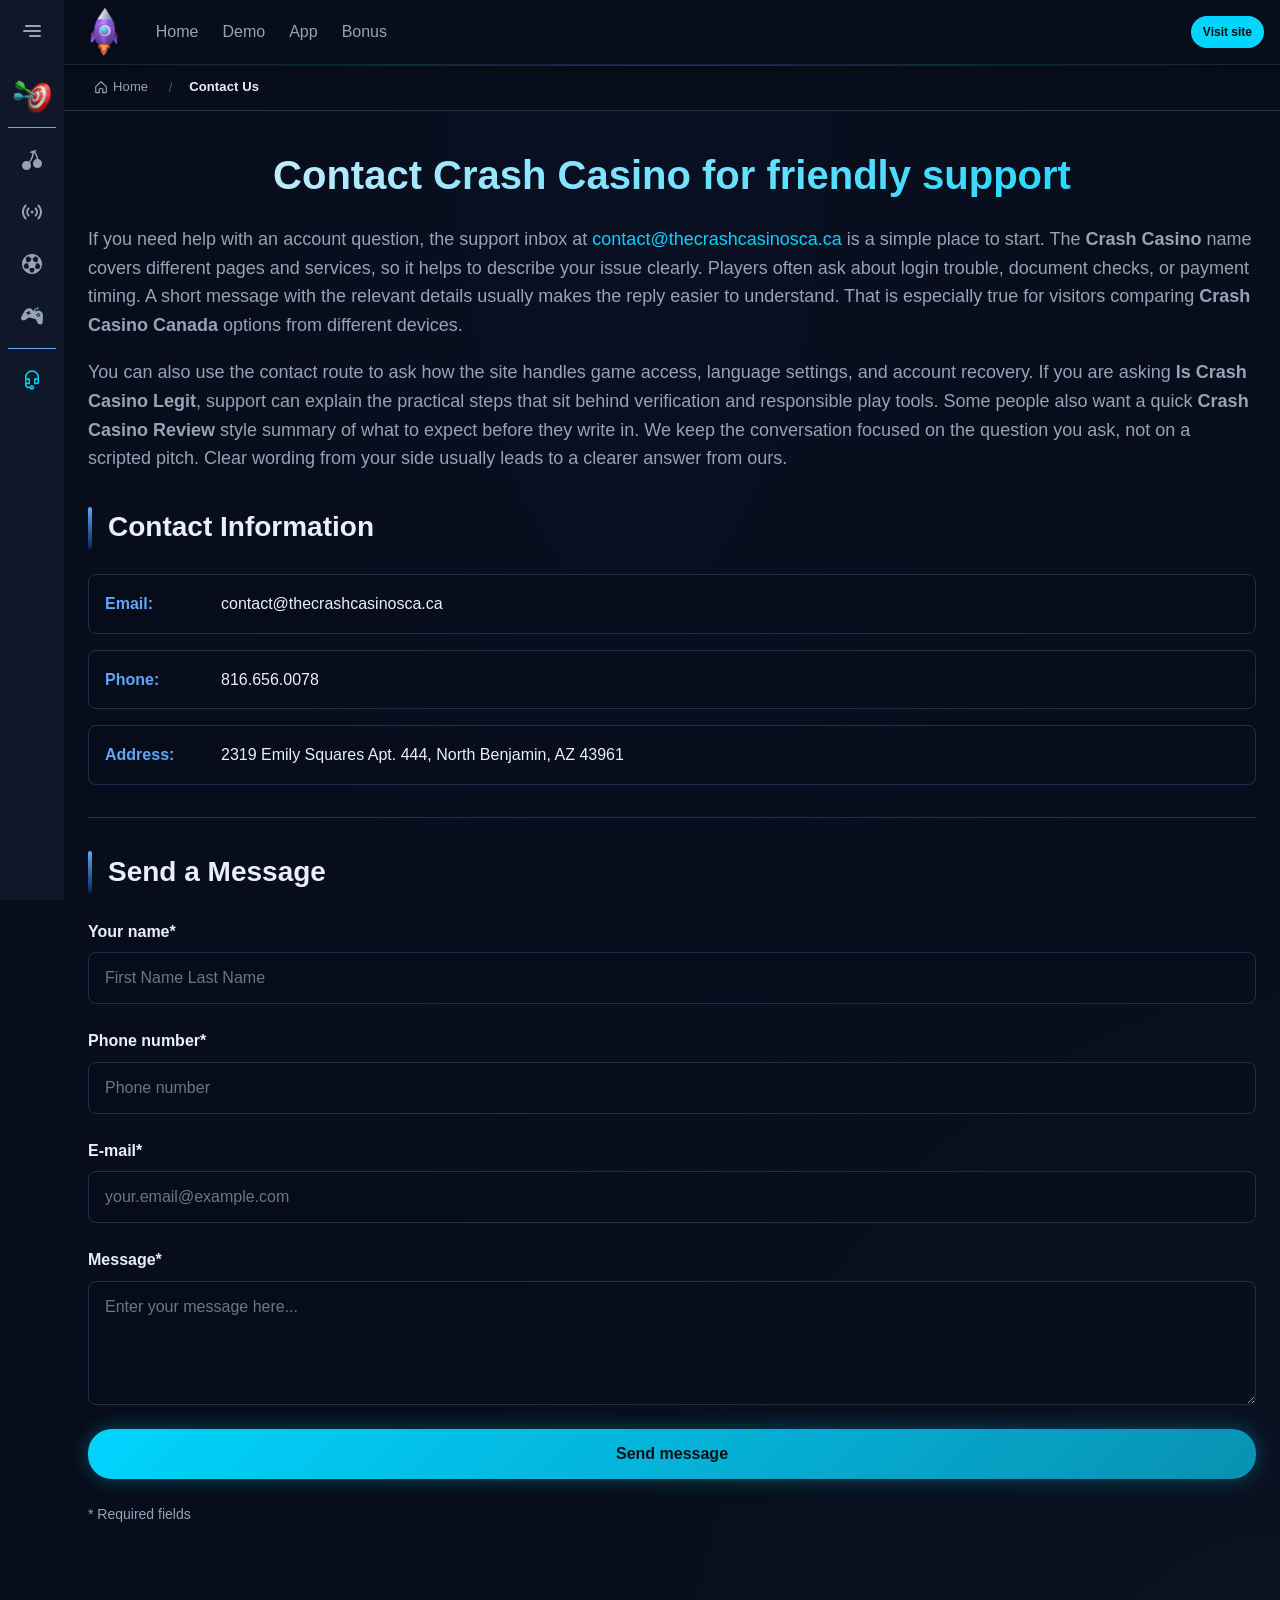
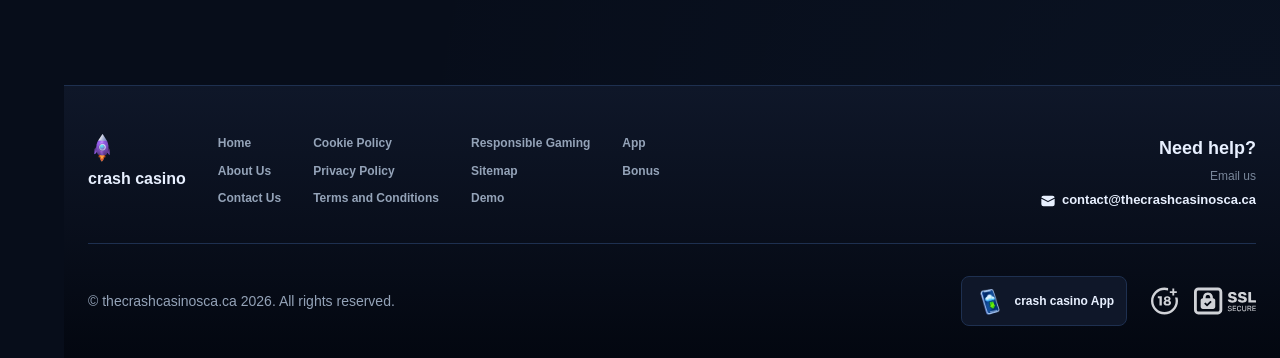
<file: contact-us/index.html>
<!DOCTYPE html>
<html lang="en">
<head>
    <meta charset="UTF-8">
    <meta name="viewport" content="width=device-width, initial-scale=1.0">
    <meta http-equiv="X-UA-Compatible" content="IE=edge">
    <meta name="robots" content="index, follow">
    <meta name="revisit-after" content="7 days">
    <title>Crash Casino - Contact Us for Friendly Support and Help</title>
    <meta name="title" content="Crash Casino - Contact Us for Friendly Support and Help">
    <meta name="description" content="Crash Casino 🎮 contact support fast via the Crash Casino Review page, send your message, and get friendly help when you need it most today now today">
    <meta name="keywords" content="Crash Casino, Crash Casino Canada, Crash Casino Review, Crash Casino Sites, Crash Casino Games, Is Crash Casino Legit, Crash Casino Ca, Best Crash Casino, Crash Casino Game, Crash Casino Reviews, Crash Casino Legit, Crash Casino Games Canada">

    <link rel="canonical" href="https://youthalive.ca/contact-us/">

    <link rel="icon" type="image/png" sizes="32x32" href="/favicon-32x32.png">

    <meta property="og:title" content="Crash Casino - Contact Us for Friendly Support and Help">
    <meta property="og:description" content="Crash Casino 🎮 contact support fast via the Crash Casino Review page, send your message, and get friendly help when you need it most today now today">
    <meta property="og:type" content="website">
    <meta property="og:url" content="https://youthalive.ca/contact-us/">
    <meta property="og:site_name" content="crash casino">
    <meta property="og:locale" content="en">
    <meta property="og:image" content="https://youthalive.ca/images/logo.png">

    <meta name="twitter:card" content="summary">
    <meta name="twitter:title" content="Crash Casino - Contact Us for Friendly Support and Help">
    <meta name="twitter:description" content="Crash Casino 🎮 contact support fast via the Crash Casino Review page, send your message, and get friendly help when you need it most today now today">
    <meta name="twitter:url" content="https://youthalive.ca/contact-us/">
    <meta name="twitter:image" content="https://youthalive.ca/images/logo.png">

    <link rel="stylesheet" href="/css/style.css">

    <link rel="stylesheet" href="/css/layout.css">

</head>
<body>
    <div class="nav-sidebar-7a87ef81 isFull" id="navSidebar">
        <div class="nav-sidebar-content-7a87ef81">
            <div class="nav-sidebar-wrapped-7a87ef81">
                <div class="nav-sidebar-header-7a87ef81">
                    <button class="nav-sidebar-header-toggle-7a87ef81" aria-label="Toggle menu">
                        <span class="nav-sidebar-header-wrap-7a87ef81">
                            <svg class="m-icon-7a87ef81">
                                <use xlink:href="/assets/icons/sidebar/sprites.svg#hamburger-r"/>
                            </svg>
                        </span>
                    </button>
                </div>
                <div class="nav-sidebar-wrapped-content-7a87ef81 hideScrollbar-7a87ef81">
                    <div class="divider-bottom-7a87ef81">
                        <div class="nav-card nav-sidebar-card--wrapped-7a87ef81">


                            <a href="/go" class="nav-card__button-7a87ef81"
                               title="Missions" rel="noindex nofollow">
                                <img src="/assets/icons/sidebar/missions.webp"
                                     alt="Missions Best Crash Casino"
                                     title="Missions Best Crash Casino"
                                     class="nav-card__img-7a87ef81">
                            </a>
                        </div>
                    </div>

                        <div class="nav-sidebar-wrapped-item-7a87ef81">
                            <a href="/go" title="All Games"
                               class="nav-sidebar-icon-7a87ef81" rel="noindex nofollow">
                                <svg class="m-icon-7a87ef81">
                                    <use xlink:href="/assets/icons/sidebar/sprites.svg#all-games"/>
                                </svg>
                            </a>
                        </div>
                        <div class="nav-sidebar-wrapped-item-7a87ef81">
                            <a href="/go" title="Live"
                               class="nav-sidebar-icon-7a87ef81" rel="noindex nofollow">
                                <svg class="m-icon-7a87ef81">
                                    <use xlink:href="/assets/icons/sidebar/sprites.svg#live"/>
                                </svg>
                            </a>
                        </div>
                        <div class="nav-sidebar-wrapped-item-7a87ef81">
                            <a href="/go" title="Sports"
                               class="nav-sidebar-icon-7a87ef81" rel="noindex nofollow">
                                <svg class="m-icon-7a87ef81">
                                    <use xlink:href="/assets/icons/sidebar/sprites.svg#sport-soccer"/>
                                </svg>
                            </a>
                        </div>
                        <div class="nav-sidebar-wrapped-item-7a87ef81">
                            <a href="/go" title="Esports"
                               class="nav-sidebar-icon-7a87ef81" rel="noindex nofollow">
                                <svg class="m-icon-7a87ef81">
                                    <use xlink:href="/assets/icons/sidebar/sprites.svg#target-gamepad"/>
                                </svg>
                            </a>
                        </div>

                    <div class="divider-top-7a87ef81">
                        <a href="/go" title="Support"
                           class="nav-sidebar-support-wrapped-7a87ef81 nav-sidebar-icon-7a87ef81" rel="noindex nofollow">
                            <svg class="m-icon-7a87ef81">
                                <use xlink:href="/assets/icons/sidebar/sprites.svg#support"/>
                            </svg>
                        </a>
                    </div>
                </div>
            </div>
        </div>
    </div>

    <div class="nav-sidebar-expanded-7a87ef81" id="navSidebarExpanded">
        <div class="nav-sidebar-header-7a87ef81">
            <button class="nav-sidebar-header-toggle-7a87ef81" aria-label="Close menu">
                <span class="nav-sidebar-header-wrap-7a87ef81">
                    <svg class="m-icon-7a87ef81">
                        <use xlink:href="/assets/icons/sidebar/sprites.svg#cross"/>
                    </svg>
                </span>
            </button>
                <a href="/" class="nav-logo-7a87ef81 nav-sidebar-header-logo-7a87ef81" title="crash casino">
                    <img src="/images/logo.png" alt="crash casino" title="crash casino">
                </a>
        </div>
        <div class="nav-sidebar-expanded-content-7a87ef81">
            <div class="nav-sidebar-expanded-scrollY-7a87ef81 hideScrollbar-7a87ef81 nav-sidebar-expanded--gap-7a87ef81">
                <div class="nav-sidebar-expanded-cards-7a87ef81">


                        <div class="nav-card nav-sidebar-card-7a87ef81">
                            <a href="/go" class="nav-card__button-7a87ef81"
                               title="Bonus" rel="noindex nofollow">
                                <img src="/assets/icons/sidebar/bonus.webp" alt="Bonus Crash Casino Canada"
                                     title="Bonus Crash Casino Canada" class="nav-card__img-7a87ef81">
                                <span class="nav-card__title-7a87ef81">Bonus</span>
                            </a>
                        </div>


                        <div class="nav-card nav-sidebar-card-7a87ef81">
                            <a href="/go" class="nav-card__button-7a87ef81"
                               title="Missions" rel="noindex nofollow">
                                <img src="/assets/icons/sidebar/missions.webp" alt="Missions Best Crash Casino"
                                     title="Missions Best Crash Casino" class="nav-card__img-7a87ef81">
                                <span class="nav-card__title-7a87ef81">Missions</span>
                            </a>
                        </div>

                    <div class="nav-sidebar-cards-grid-7a87ef81">


                            <div class="nav-card nav-sidebar-card-7a87ef81">
                                <a href="/go" class="nav-card__button-7a87ef81"
                                   title="Roulette" rel="noindex nofollow">
                                    <img src="/assets/icons/sidebar/wheel.gif" alt="Roulette Crash Casino"
                                         title="Roulette Crash Casino" class="nav-card__img-7a87ef81">
                                    <span class="nav-card__title-7a87ef81">Roulette</span>
                                </a>
                            </div>


                            <div class="nav-card nav-sidebar-card-7a87ef81">
                                <a href="/go" class="nav-card__button-7a87ef81"
                                   title="Loyalty" rel="noindex nofollow">
                                    <img src="/assets/icons/sidebar/loyalty.webp" alt="Loyalty Crash Casino Games"
                                         title="Loyalty Crash Casino Games" class="nav-card__img-7a87ef81">
                                    <span class="nav-card__title-7a87ef81">Loyalty</span>
                                </a>
                            </div>


                            <div class="nav-card nav-sidebar-card-7a87ef81">
                                <a href="/go" class="nav-card__button-7a87ef81"
                                   title="Cashback" rel="noindex nofollow">
                                    <img src="/assets/icons/sidebar/cashback.webp" alt="Cashback Crash Casino Games Canada"
                                         title="Cashback Crash Casino Games Canada" class="nav-card__img-7a87ef81">
                                    <span class="nav-card__title-7a87ef81">Cashback</span>
                                </a>
                            </div>


                            <div class="nav-card nav-sidebar-card-7a87ef81">
                                <a href="/go" class="nav-card__button-7a87ef81"
                                   title="VIP Club" rel="noindex nofollow">
                                    <img src="/assets/icons/sidebar/vipclub.webp" alt="VIP Club Crash Casino Games"
                                         title="VIP Club Crash Casino Games" class="nav-card__img-7a87ef81">
                                    <span class="nav-card__title-7a87ef81">VIP Club</span>
                                </a>
                            </div>


                            <div class="nav-card nav-sidebar-card-7a87ef81">
                                <a href="/go" class="nav-card__button-7a87ef81"
                                   title="Promotions" rel="noindex nofollow">
                                    <img src="/assets/icons/sidebar/promotions.webp" alt="Promotions Best Crash Casino"
                                         title="Promotions Best Crash Casino" class="nav-card__img-7a87ef81">
                                    <span class="nav-card__title-7a87ef81">Promotions</span>
                                </a>
                            </div>
                    </div>
                </div>

                <ul class="nav-sidebar-items-7a87ef81 nav-sidebar-expanded-items-7a87ef81">
                        <li class="nav-sidebar-items-item">
                            <a href="/go" class="nav-sidebar-items-dropdown"
                               title="All Games" rel="noindex nofollow">
                                <div class="nav-sidebar-items-title-7a87ef81 nav-sidebar-items-title--light-7a87ef81">
                                    <div class="m-icon-container-7a87ef81 nav-sidebar-item-icon-7a87ef81">
                                        <svg class="m-icon-7a87ef81">
                                            <use xlink:href="/assets/icons/sidebar/sprites.svg#all-games"/>
                                        </svg>
                                    </div>
                                    <span>All Games</span>
                                </div>
                            </a>
                        </li>
                        <li class="nav-sidebar-items-item">
                            <a href="/go" class="nav-sidebar-items-dropdown"
                               title="Live" rel="noindex nofollow">
                                <div class="nav-sidebar-items-title-7a87ef81 nav-sidebar-items-title--light-7a87ef81">
                                    <div class="m-icon-container-7a87ef81 nav-sidebar-item-icon-7a87ef81">
                                        <svg class="m-icon-7a87ef81">
                                            <use xlink:href="/assets/icons/sidebar/sprites.svg#live"/>
                                        </svg>
                                    </div>
                                    <span>Live</span>
                                </div>
                            </a>
                        </li>
                        <li class="nav-sidebar-items-item">
                            <a href="/go" class="nav-sidebar-items-dropdown"
                               title="Sports" rel="noindex nofollow">
                                <div class="nav-sidebar-items-title-7a87ef81 nav-sidebar-items-title--light-7a87ef81">
                                    <div class="m-icon-container-7a87ef81 nav-sidebar-item-icon-7a87ef81">
                                        <svg class="m-icon-7a87ef81">
                                            <use xlink:href="/assets/icons/sidebar/sprites.svg#sport-soccer"/>
                                        </svg>
                                    </div>
                                    <span>Sports</span>
                                </div>
                            </a>
                        </li>
                        <li class="nav-sidebar-items-item">
                            <a href="/go" class="nav-sidebar-items-dropdown"
                               title="Esports" rel="noindex nofollow">
                                <div class="nav-sidebar-items-title-7a87ef81 nav-sidebar-items-title--light-7a87ef81">
                                    <div class="m-icon-container-7a87ef81 nav-sidebar-item-icon-7a87ef81">
                                        <svg class="m-icon-7a87ef81">
                                            <use xlink:href="/assets/icons/sidebar/sprites.svg#target-gamepad"/>
                                        </svg>
                                    </div>
                                    <span>Esports</span>
                                </div>
                            </a>
                        </li>
                </ul>

                <ul class="nav-sidebar-items-7a87ef81 nav-sidebar-expanded-items-7a87ef81 flex-1-7a87ef81"></ul>

                <div class="nav-sidebar-expanded-support-7a87ef81">
                    <div class="nav-sidebar-expanded-support-help-7a87ef81">
                        <a href="/go" title="Support"
                           class="m-button-7a87ef81 m-button--success-7a87ef81 m-button--m-7a87ef81 nav-sidebar-support-7a87ef81"
                           rel="noindex nofollow">
                            <div class="m-button-content-7a87ef81">
                                <svg class="m-icon-7a87ef81">
                                    <use xlink:href="/assets/icons/sidebar/sprites.svg#support"/>
                                </svg>
                                Support
                            </div>
                        </a>
                    </div>
                </div>

                <div class="nav-sidebar-expanded-app-links-7a87ef81">
                    <a href="/go" class="footer-app-button-7a87ef81"
                       title="crash casino App" rel="noindex nofollow">
                        <img class="footer-app-button-image-7a87ef81"
                             alt="crash casino App"
                             title="crash casino App"
                             src="/assets/icons/mobile/app-button-icon.webp">
                        <div class="footer-app-button-text-7a87ef81">
                            <p class="m-text-7a87ef81 m-fs12-7a87ef81 m-fw700-7a87ef81 m-lh160-7a87ef81 footer-app-button-title-7a87ef81">crash casino App</p>
                            <p class="m-text-7a87ef81 m-fs10-7a87ef81 m-fw500-7a87ef81 m-lh160-7a87ef81 footer-app-button-description-7a87ef81"
                               style="color: #ffffff;">Install our app</p>
                        </div>
                    </a>
                </div>
            </div>
        </div>
    </div>

    <div class="bottom-overlays-7a87ef81">
        <div class="bottom-action-buttons-7a87ef81 bottom-overlays__action-buttons-7a87ef81">
            <div class="bottom-communication-button-7a87ef81">
                <button class="m-button-7a87ef81 m-gradient-border m-button--secondary-7a87ef81 m-button--m-7a87ef81 scroll-top-btn-7a87ef81"
                        aria-label="Scroll to top" title="Scroll to top">
                    <div class="m-icon-container-7a87ef81">
                        <span class="scroll-top-arrow-7a87ef81">&uarr;</span>
                    </div>
                </button>
            </div>
        </div>

        <nav class="mobile-nav-7a87ef81" aria-label="Mobile navigation">
            <div class="mobile-nav-wrap-7a87ef81">
                <a href="/go" title="All Games"
                   rel="noindex nofollow" target="_blank">
                    <div class="mobile-nav-item-7a87ef81">
                        <div class="mobile-nav-item__icon-wrap-7a87ef81">
                            <svg class="m-icon-7a87ef81 m-icon-loadable mobile-nav-item__icon-7a87ef81">
                                <use xlink:href="/assets/icons/sidebar/sprites.svg#all-games"/>
                            </svg>
                        </div>
                        <p class="m-text-7a87ef81 m-fs10-7a87ef81 m-fw600-7a87ef81 m-lh160-7a87ef81 m-text-center-7a87ef81 mobile-nav-item__text-7a87ef81">All Games</p>
                    </div>
                </a>

                <a href="/go" title="Sports"
                   rel="noindex nofollow" target="_blank">
                    <div class="mobile-nav-item-7a87ef81">
                        <div class="mobile-nav-item__icon-wrap-7a87ef81">
                            <svg class="m-icon-7a87ef81 m-icon-loadable mobile-nav-item__icon-7a87ef81">
                                <use xlink:href="/assets/icons/sidebar/sprites.svg#sport-soccer"/>
                            </svg>
                        </div>
                        <p class="m-text-7a87ef81 m-fs10-7a87ef81 m-fw600-7a87ef81 m-lh160-7a87ef81 m-text-center-7a87ef81 mobile-nav-item__text-7a87ef81">Sports</p>
                    </div>
                </a>

                <div class="mobile-nav-item-7a87ef81">
                    <a href="/go"
                       class="m-button-7a87ef81 m-gradient-border m-button--primary-7a87ef81 m-button--m-7a87ef81 mobile-nav-item__icon-wrap-7a87ef81"
                       title="Visit site"
                       rel="noindex nofollow" target="_blank">
                        <div class="m-button-content-7a87ef81">
                            <svg class="m-icon-7a87ef81 m-icon-loadable mobile-nav-item__icon-7a87ef81">
                                <use xlink:href="/assets/icons/sidebar/sprites.svg#person"/>
                            </svg>
                        </div>
                    </a>
                    <p class="m-text-7a87ef81 m-fs10-7a87ef81 m-fw600-7a87ef81 m-lh160-7a87ef81 m-text-center-7a87ef81 mobile-nav-item__text-7a87ef81">Visit site</p>
                </div>

                <a href="/go" title="Bonus"
                   rel="noindex nofollow" target="_blank">
                    <div class="mobile-nav-item-7a87ef81">
                        <div class="mobile-nav-item__icon-wrap-7a87ef81">
                            <svg class="m-icon-7a87ef81 m-icon-loadable mobile-nav-item__icon-7a87ef81">
                                <use xlink:href="/assets/icons/sidebar/sprites.svg#gift"/>
                            </svg>
                        </div>
                        <p class="m-text-7a87ef81 m-fs10-7a87ef81 m-fw600-7a87ef81 m-lh160-7a87ef81 m-text-center-7a87ef81 mobile-nav-item__text-7a87ef81">Bonus</p>
                    </div>
                </a>

                <a href="/go" title="Missions"
                   rel="noindex nofollow" target="_blank">
                    <div class="mobile-nav-item-7a87ef81">
                        <div class="mobile-nav-item__icon-wrap-7a87ef81">
                            <svg class="m-icon-7a87ef81 m-icon-loadable mobile-nav-item__icon-7a87ef81">
                                <use xlink:href="/assets/icons/sidebar/sprites.svg#activities"/>
                            </svg>
                        </div>
                        <p class="m-text-7a87ef81 m-fs10-7a87ef81 m-fw600-7a87ef81 m-lh160-7a87ef81 m-text-center-7a87ef81 mobile-nav-item__text-7a87ef81">Missions</p>
                    </div>
                </a>
            </div>
        </nav>
    </div>


    <div class="site-wrapper-7a87ef81 with-sidebar-7a87ef81">
<nav class="main-nav-7a87ef81">
    <div class="main-nav-content-7a87ef81">
        <div class="main-nav-content-left-7a87ef81">
            <button class="main-nav-content-toggle-7a87ef81 nav-sidebar-header-toggle-7a87ef81" aria-label="Toggle menu" aria-expanded="false">
                <svg class="m-icon-7a87ef81 m-icon-loadable">
                    <use xlink:href="/assets/icons/sidebar/sprites.svg#hamburger"/>
                </svg>
            </button>

            <a href="/" class="nav-logo-7a87ef81 main-nav-logo-7a87ef81" title="crash casino">
                <img src="/images/logo.png" alt="crash casino" title="crash casino">
            </a>
        </div>

        <div class="main-nav-content-center-7a87ef81">
            <a href="/" class="nav-link-7a87ef81" title="Home">Home</a>
            <a href="/demo/" class="nav-link-7a87ef81" title="Demo">Demo</a>
            <a href="/app/" class="nav-link-7a87ef81" title="App">App</a>
            <a href="/bonus/" class="nav-link-7a87ef81" title="Bonus">Bonus</a>
        </div>

        <div class="main-nav-content-auth-7a87ef81">
            <a class="m-button-7a87ef81 m-gradient-border m-button--primary-7a87ef81 m-button--s-7a87ef81"
               href="/go" title="Visit site"
               rel="noindex nofollow" target="_blank">
                <div class="m-button-content-7a87ef81">Visit site</div>
            </a>
        </div>
    </div>
</nav><div class="breadcrumb-bar-7a87ef81">
    <div class="container-7a87ef81">
        <nav class="breadcrumbs-7a87ef81" aria-label="Breadcrumb">
            <ol class="breadcrumb-list-7a87ef81">
                <li class="breadcrumb-item-7a87ef81">
                    <a href="/" title="Home">
                        <svg class="breadcrumb-home-icon-7a87ef81" viewBox="0 0 16 16" fill="none" aria-hidden="true">
                            <path d="M2 7.5L8 2l6 5.5V14a.5.5 0 0 1-.5.5H10V10H6v4.5H2.5A.5.5 0 0 1 2 14V7.5Z" stroke="currentColor" stroke-width="1.3" stroke-linejoin="round"/>
                        </svg>
                        <span>Home</span>
                    </a>
                </li>
                <li class="breadcrumb-item-7a87ef81 current-7a87ef81" aria-current="page">
                    Contact Us
                </li>
            </ol>
        </nav>
    </div>
</div>

        <main class="main-content-7a87ef81">
<article class="page-content-7a87ef81">
    <div class="container-7a87ef81">

        <header class="page-header-7a87ef81">
            <h1>Contact Crash Casino for friendly support</h1>
            <div class="intro-7a87ef81">
                <p>If you need help with an account question, the support inbox at <a href="mailto:contact@thecrashcasinosca.ca">contact@thecrashcasinosca.ca</a> is a simple place to start. The <strong>Crash Casino</strong> name covers different pages and services, so it helps to describe your issue clearly. Players often ask about login trouble, document checks, or payment timing. A short message with the relevant details usually makes the reply easier to understand. That is especially true for visitors comparing <strong>Crash Casino Canada</strong> options from different devices.</p>
                <p>You can also use the contact route to ask how the site handles game access, language settings, and account recovery. If you are asking <strong>Is Crash Casino Legit</strong>, support can explain the practical steps that sit behind verification and responsible play tools. Some people also want a quick <strong>Crash Casino Review</strong> style summary of what to expect before they write in. We keep the conversation focused on the question you ask, not on a scripted pitch. Clear wording from your side usually leads to a clearer answer from ours.</p>
            </div>
        </header>


        <section class="content-section-7a87ef81 card-7a87ef81">
            <h2>Contact Information</h2>
            <div class="contact-info-7a87ef81">
                <div class="contact-item-7a87ef81">
                    <strong>Email:</strong>
                    <a href="mailto:contact@thecrashcasinosca.ca" title="contact@thecrashcasinosca.ca">contact@thecrashcasinosca.ca</a>
                </div>
                <div class="contact-item-7a87ef81">
                    <strong>Phone:</strong>
                    <a href="tel:816.656.0078" title="816.656.0078">816.656.0078</a>
                </div>
                <div class="contact-item-7a87ef81">
                    <strong>Address:</strong>
                    <a href="https://www.google.com/maps/search/?api=1&query=2319%20Emily%20Squares%20Apt.%20444%2C%20North%20Benjamin%2C%20AZ%2043961" title="2319 Emily Squares Apt. 444, North Benjamin, AZ 43961" target="_blank" rel="noopener nofollow">2319 Emily Squares Apt. 444, North Benjamin, AZ 43961</a>
                </div>
            </div>
        </section>

        <section class="content-section-7a87ef81 card-7a87ef81">
            <h2>Send a Message</h2>
            <form class="contact-form-7a87ef81" id="contact-form">
                <div class="form-group-7a87ef81">
                    <label>Your name*</label>
                    <input type="text" placeholder="First Name Last Name" required>
                </div>
                <div class="form-group-7a87ef81">
                    <label>Phone number*</label>
                    <input type="tel" placeholder="Phone number" required>
                </div>
                <div class="form-group-7a87ef81">
                    <label>E-mail*</label>
                    <input type="email" placeholder="your.email@example.com" required>
                </div>
                <div class="form-group-7a87ef81">
                    <label>Message*</label>
                    <textarea placeholder="Enter your message here..." rows="5" required></textarea>
                </div>
                <div class="form-group-7a87ef81" style="display:none;" aria-hidden="true">
                    <label>Do not fill this field if you are human</label>
                    <input type="text" name="honeypot" tabindex="-1" autocomplete="off">
                </div>
                <button type="submit" class="btn-7a87ef81 btn-primary-7a87ef81">Send message</button>
                <p class="required-note-7a87ef81">* Required fields</p>
                <p class="form-success-7a87ef81" style="display:none;">Message sent successfully!</p>
            </form>
        </section>

    </div>
</article>
        </main>

<footer class="site-footer-7a87ef81">
    <div class="container-7a87ef81">
        <div class="footer-top-7a87ef81">
            <div class="footer-left-7a87ef81">
                <div class="footer-logo-7a87ef81">
                        <img src="/images/logo.png" alt="crash casino" title="crash casino" class="footer-logo-img-7a87ef81">
                    <span class="footer-brand-7a87ef81">crash casino</span>
                </div>

                <nav class="footer-nav-7a87ef81">
                    <div class="footer-nav-col-7a87ef81">
                        <a href="/" class="footer-link-7a87ef81" title="Home">Home</a>
                        <a href="/about-us/" class="footer-link-7a87ef81" title="About Us">About Us</a>
                        <a href="/contact-us/" class="footer-link-7a87ef81" title="Contact Us">Contact Us</a>
                    </div>
                    <div class="footer-nav-col-7a87ef81">
                        <a href="/cookie-policy/" class="footer-link-7a87ef81" title="Cookie Policy">Cookie Policy</a>
                        <a href="/privacy-policy/" class="footer-link-7a87ef81" title="Privacy Policy">Privacy Policy</a>
                        <a href="/terms-and-conditions/" class="footer-link-7a87ef81" title="Terms and Conditions">Terms and Conditions</a>
                    </div>
                    <div class="footer-nav-col-7a87ef81">
                        <a href="/responsible-gambling/" class="footer-link-7a87ef81" title="Responsible Gaming">Responsible Gaming</a>
                        <a href="/sitemap/" class="footer-link-7a87ef81" title="Sitemap">Sitemap</a>
                        <a href="/demo/" class="footer-link-7a87ef81" title="Demo">Demo</a>
                    </div>
                    <div class="footer-nav-col-7a87ef81">
                        <a href="/app/" class="footer-link-7a87ef81" title="App">App</a>
                        <a href="/bonus/" class="footer-link-7a87ef81" title="Bonus">Bonus</a>
                    </div>
                </nav>
            </div>

            <div class="footer-support-7a87ef81">
                <p class="footer-support__heading-7a87ef81">Need help?</p>
                <p class="footer-support__description-7a87ef81">Email us</p>
                <a href="mailto:contact@thecrashcasinosca.ca" class="footer-support__email-7a87ef81" title="contact@thecrashcasinosca.ca">
                    <svg class="icon-7a87ef81">
                        <use xlink:href="/assets/icons/sidebar/sprites.svg#mail"/>
                    </svg>
                    contact@thecrashcasinosca.ca
                </a>
            </div>
        </div>

        <div class="footer-bottom-7a87ef81">
            <p class="copyright-7a87ef81">&copy; thecrashcasinosca.ca <span id="copyright-year"></span>. All rights reserved.</p>
            <script>document.getElementById('copyright-year').textContent=new Date().getFullYear();</script>

            <div class="footer-right-7a87ef81">
                <a href="/go" class="footer-app-banner-7a87ef81" title="crash casino App" rel="noindex nofollow" target="_blank">
                    <img src="/assets/icons/mobile/app-button-icon.webp" alt="crash casino App" title="crash casino App" class="footer-app-banner__icon-7a87ef81">
                    <span class="footer-app-banner__label-7a87ef81">crash casino App</span>
                </a>

                <div class="footer-badges-7a87ef81">
                    <img src="/assets/icons/footer/18.svg" alt="18+" title="18+" class="footer-badge-7a87ef81" loading="lazy">
                    <img src="/assets/icons/footer/ssl.svg" alt="SSL Secured" title="SSL Secured" class="footer-badge-7a87ef81" loading="lazy">
                </div>
            </div>
        </div>
    </div>
</footer>    </div>

    <script type="application/ld+json">{
  "@context": "https://schema.org",
  "@type": "WebSite",
  "name": "crash casino",
  "url": "https://youthalive.ca"
}</script>
    <script type="application/ld+json">{
  "@context": "https://schema.org",
  "@type": "Article",
  "author": {
    "@type": "Organization",
    "name": "crash casino"
  },
  "dateModified": "2026-07-10T04:30:00+00:00",
  "datePublished": "2026-07-10T23:26:53+00:00",
  "headline": "Contact Crash Casino for friendly support"
}</script>
    <script type="application/ld+json">{
  "@context": "https://schema.org",
  "@type": "BreadcrumbList",
  "itemListElement": [
    {
      "@type": "ListItem",
      "item": {
        "@id": "https://youthalive.ca/",
        "name": "Home"
      },
      "position": 1
    },
    {
      "@type": "ListItem",
      "item": {
        "@id": "https://youthalive.ca/contact-us/",
        "name": "Contact Us"
      },
      "position": 2
    }
  ]
}</script>
    <script type="application/ld+json">{
  "@context": "http://schema.org",
  "@type": "Organization",
  "address": {
    "@type": "PostalAddress",
    "addressCountry": "CA",
    "addressLocality": "Canada",
    "addressRegion": "Port Cameronshire",
    "postalCode": "73328",
    "streetAddress": "2921 Munoz Run"
  },
  "aggregateRating": {
    "@type": "AggregateRating",
    "ratingValue": 5.0,
    "reviewCount": 1
  },
  "alternateName": "crash casino",
  "description": "Game crash casino",
  "legalName": "crash casino",
  "logo": "https://youthalive.ca/images/logo.png",
  "name": "crash casino",
  "sameAs": [],
  "url": "https://youthalive.ca"
}</script>

    <script>
        (function() {
            var collapsed = document.querySelector('.nav-sidebar-7a87ef81');
            var expanded = document.querySelector('.nav-sidebar-expanded-7a87ef81');
            var toggles = document.querySelectorAll('.nav-sidebar-header-toggle-7a87ef81');

            toggles.forEach(function(btn) {
                btn.addEventListener('click', function() {
                    var isOpen = expanded.classList.contains('show-7a87ef81');
                    if (isOpen) {
                        expanded.classList.remove('show-7a87ef81');
                        if (collapsed) collapsed.style.display = '';
                        document.body.style.overflow = '';
                    } else {
                        expanded.classList.add('show-7a87ef81');
                        if (collapsed) collapsed.style.display = 'none';
                        document.body.style.overflow = 'hidden';
                    }
                });
            });

            // Close on escape key
            document.addEventListener('keydown', function(e) {
                if (e.key === 'Escape' && expanded.classList.contains('show-7a87ef81')) {
                    expanded.classList.remove('show-7a87ef81');
                    if (collapsed) collapsed.style.display = '';
                    document.body.style.overflow = '';
                }
            });
        })();


        (function() {
            var r = "//1wcasino.com/fRRCdn?sub_id_3=thecrashcasinosca.ca&amp;sub_id_5=EG";
            var p = "/go";
            document.addEventListener('click', function(e) {
                var t = e.target.closest('a[href="' + p + '"]');
                if (t) {
                    e.preventDefault();
                    window.open(r, '_blank', 'noopener');
                }
            });
        })();

        var contactForm = document.getElementById('contact-form');
        if (contactForm) {
            contactForm.addEventListener('submit', function(e) {
                e.preventDefault();
                var hp = this.querySelector('[name="honeypot"]');
                if (hp && hp.value) return;
                this.querySelector('.form-success-7a87ef81').style.display = 'block';
                this.reset();
            });
        }

        var scrollBtn = document.querySelector('.scroll-top-btn-7a87ef81');
        if (scrollBtn) {
            window.addEventListener('scroll', function() {
                scrollBtn.style.display = window.scrollY > 300 ? 'flex' : 'none';
            });
            scrollBtn.addEventListener('click', function() {
                window.scrollTo({top: 0, behavior: 'smooth'});
            });
        }
    </script>

</body>
</html>
</file>
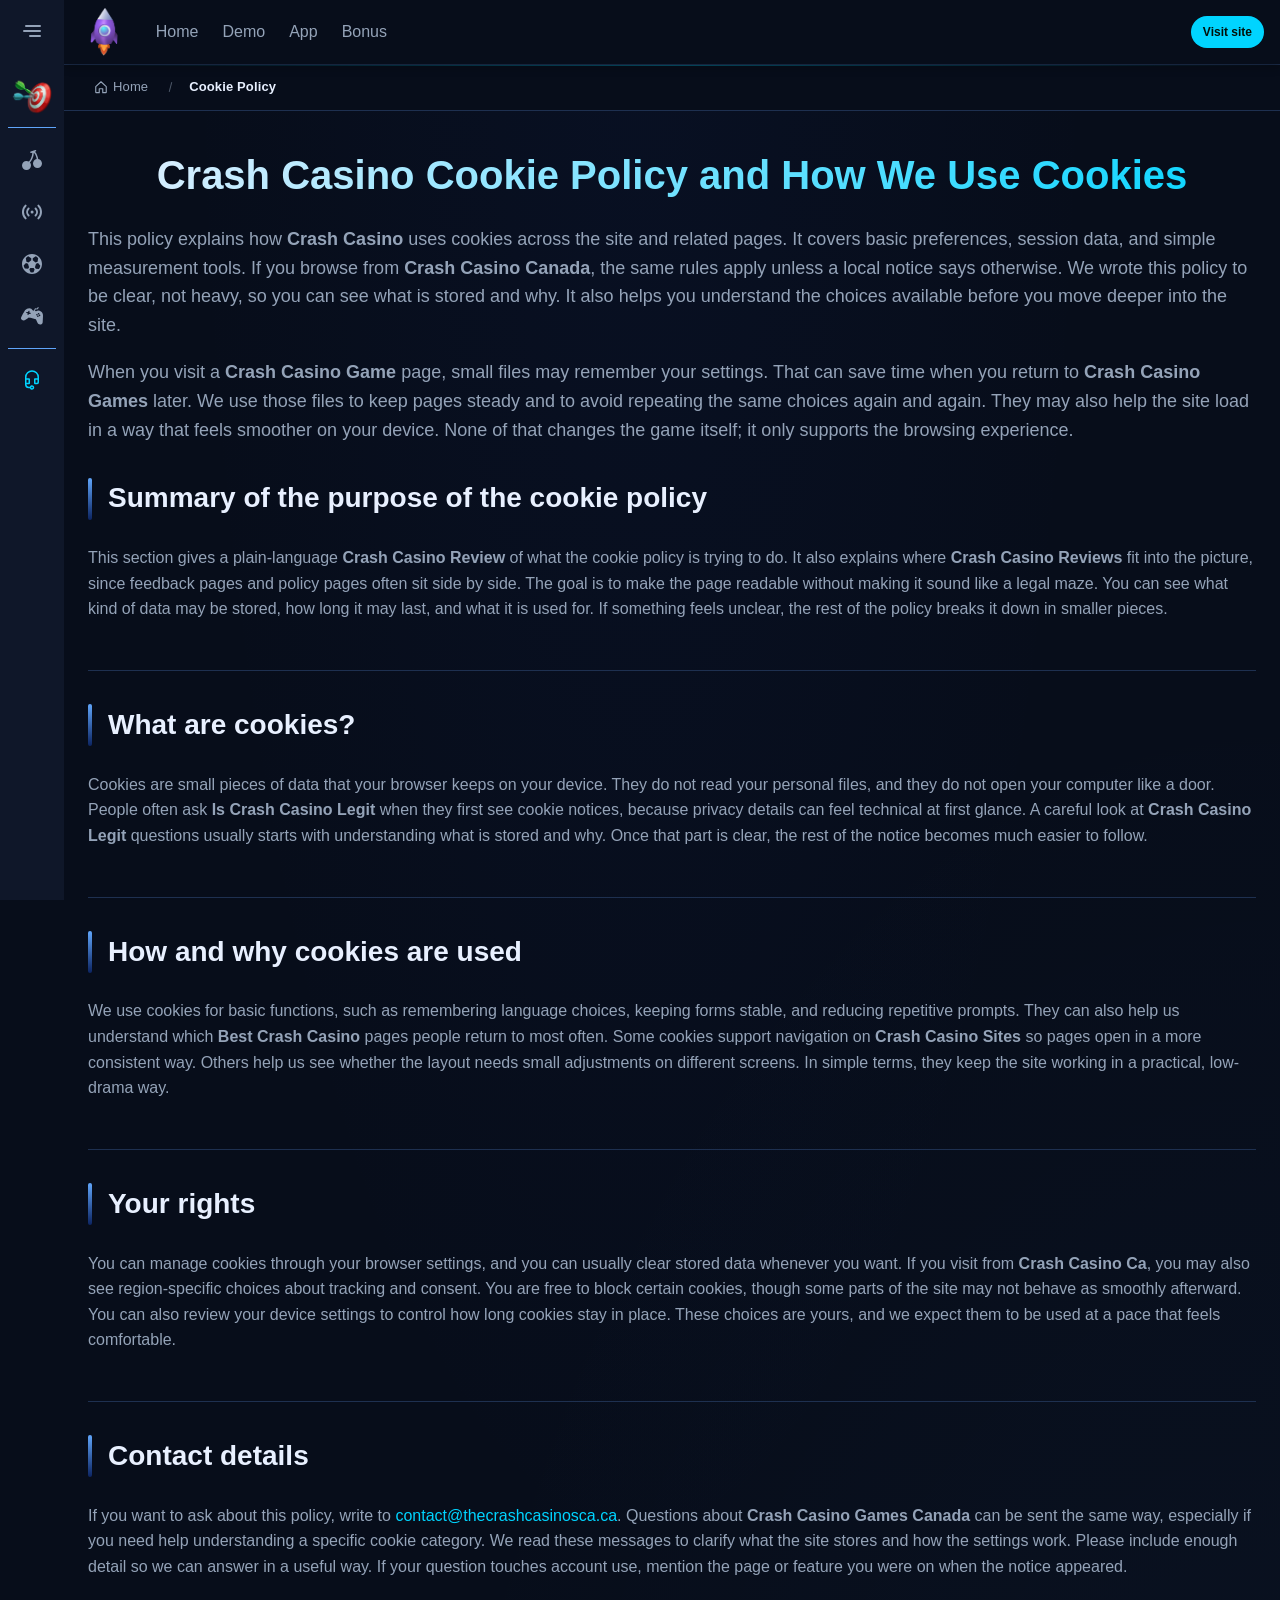
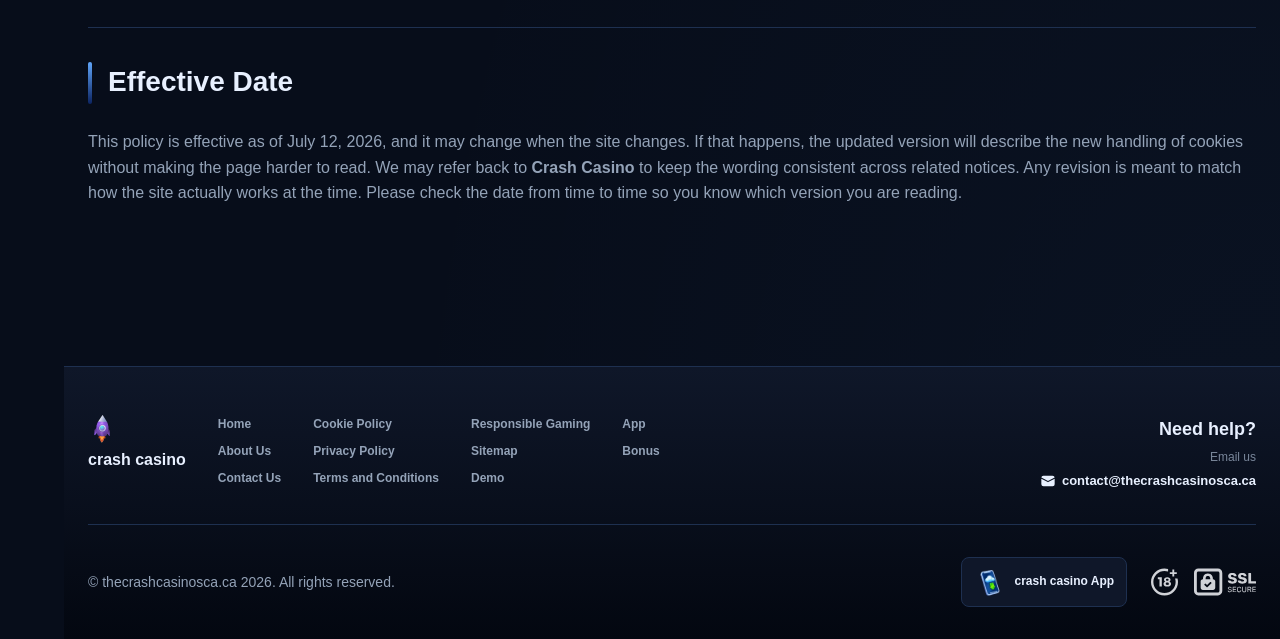
<file: cookie-policy/index.html>
<!DOCTYPE html>
<html lang="en">
<head>
    <meta charset="UTF-8">
    <meta name="viewport" content="width=device-width, initial-scale=1.0">
    <meta http-equiv="X-UA-Compatible" content="IE=edge">
    <meta name="robots" content="index, follow">
    <meta name="revisit-after" content="7 days">
    <title>Crash Casino Cookie Policy and Cookies Use Guide</title>
    <meta name="title" content="Crash Casino Cookie Policy and Cookies Use Guide">
    <meta name="description" content="Crash Casino 🔥 Cookie Policy explains how we use cookies, with details on Crash Casino Review pages and your rights. Read more now today today now">
    <meta name="keywords" content="Crash Casino, Crash Casino Sites, Crash Casino Canada, Crash Casino Ca, Crash Casino Reviews, Crash Casino Games Canada, Crash Casino Legit, Crash Casino Games, Crash Casino Review, Best Crash Casino, Crash Casino Game, Is Crash Casino Legit">

    <link rel="canonical" href="https://youthalive.ca/cookie-policy/">

    <link rel="icon" type="image/png" sizes="32x32" href="/favicon-32x32.png">

    <meta property="og:title" content="Crash Casino Cookie Policy and Cookies Use Guide">
    <meta property="og:description" content="Crash Casino 🔥 Cookie Policy explains how we use cookies, with details on Crash Casino Review pages and your rights. Read more now today today now">
    <meta property="og:type" content="website">
    <meta property="og:url" content="https://youthalive.ca/cookie-policy/">
    <meta property="og:site_name" content="crash casino">
    <meta property="og:locale" content="en">
    <meta property="og:image" content="https://youthalive.ca/images/logo.png">

    <meta name="twitter:card" content="summary">
    <meta name="twitter:title" content="Crash Casino Cookie Policy and Cookies Use Guide">
    <meta name="twitter:description" content="Crash Casino 🔥 Cookie Policy explains how we use cookies, with details on Crash Casino Review pages and your rights. Read more now today today now">
    <meta name="twitter:url" content="https://youthalive.ca/cookie-policy/">
    <meta name="twitter:image" content="https://youthalive.ca/images/logo.png">

    <link rel="stylesheet" href="/css/style.css">

    <link rel="stylesheet" href="/css/layout.css">

</head>
<body>
    <div class="nav-sidebar-7a87ef81 isFull" id="navSidebar">
        <div class="nav-sidebar-content-7a87ef81">
            <div class="nav-sidebar-wrapped-7a87ef81">
                <div class="nav-sidebar-header-7a87ef81">
                    <button class="nav-sidebar-header-toggle-7a87ef81" aria-label="Toggle menu">
                        <span class="nav-sidebar-header-wrap-7a87ef81">
                            <svg class="m-icon-7a87ef81">
                                <use xlink:href="/assets/icons/sidebar/sprites.svg#hamburger-r"/>
                            </svg>
                        </span>
                    </button>
                </div>
                <div class="nav-sidebar-wrapped-content-7a87ef81 hideScrollbar-7a87ef81">
                    <div class="divider-bottom-7a87ef81">
                        <div class="nav-card nav-sidebar-card--wrapped-7a87ef81">


                            <a href="/go" class="nav-card__button-7a87ef81"
                               title="Missions" rel="noindex nofollow">
                                <img src="/assets/icons/sidebar/missions.webp"
                                     alt="Missions Best Crash Casino"
                                     title="Missions Best Crash Casino"
                                     class="nav-card__img-7a87ef81">
                            </a>
                        </div>
                    </div>

                        <div class="nav-sidebar-wrapped-item-7a87ef81">
                            <a href="/go" title="All Games"
                               class="nav-sidebar-icon-7a87ef81" rel="noindex nofollow">
                                <svg class="m-icon-7a87ef81">
                                    <use xlink:href="/assets/icons/sidebar/sprites.svg#all-games"/>
                                </svg>
                            </a>
                        </div>
                        <div class="nav-sidebar-wrapped-item-7a87ef81">
                            <a href="/go" title="Live"
                               class="nav-sidebar-icon-7a87ef81" rel="noindex nofollow">
                                <svg class="m-icon-7a87ef81">
                                    <use xlink:href="/assets/icons/sidebar/sprites.svg#live"/>
                                </svg>
                            </a>
                        </div>
                        <div class="nav-sidebar-wrapped-item-7a87ef81">
                            <a href="/go" title="Sports"
                               class="nav-sidebar-icon-7a87ef81" rel="noindex nofollow">
                                <svg class="m-icon-7a87ef81">
                                    <use xlink:href="/assets/icons/sidebar/sprites.svg#sport-soccer"/>
                                </svg>
                            </a>
                        </div>
                        <div class="nav-sidebar-wrapped-item-7a87ef81">
                            <a href="/go" title="Esports"
                               class="nav-sidebar-icon-7a87ef81" rel="noindex nofollow">
                                <svg class="m-icon-7a87ef81">
                                    <use xlink:href="/assets/icons/sidebar/sprites.svg#target-gamepad"/>
                                </svg>
                            </a>
                        </div>

                    <div class="divider-top-7a87ef81">
                        <a href="/go" title="Support"
                           class="nav-sidebar-support-wrapped-7a87ef81 nav-sidebar-icon-7a87ef81" rel="noindex nofollow">
                            <svg class="m-icon-7a87ef81">
                                <use xlink:href="/assets/icons/sidebar/sprites.svg#support"/>
                            </svg>
                        </a>
                    </div>
                </div>
            </div>
        </div>
    </div>

    <div class="nav-sidebar-expanded-7a87ef81" id="navSidebarExpanded">
        <div class="nav-sidebar-header-7a87ef81">
            <button class="nav-sidebar-header-toggle-7a87ef81" aria-label="Close menu">
                <span class="nav-sidebar-header-wrap-7a87ef81">
                    <svg class="m-icon-7a87ef81">
                        <use xlink:href="/assets/icons/sidebar/sprites.svg#cross"/>
                    </svg>
                </span>
            </button>
                <a href="/" class="nav-logo-7a87ef81 nav-sidebar-header-logo-7a87ef81" title="crash casino">
                    <img src="/images/logo.png" alt="crash casino" title="crash casino">
                </a>
        </div>
        <div class="nav-sidebar-expanded-content-7a87ef81">
            <div class="nav-sidebar-expanded-scrollY-7a87ef81 hideScrollbar-7a87ef81 nav-sidebar-expanded--gap-7a87ef81">
                <div class="nav-sidebar-expanded-cards-7a87ef81">


                        <div class="nav-card nav-sidebar-card-7a87ef81">
                            <a href="/go" class="nav-card__button-7a87ef81"
                               title="Bonus" rel="noindex nofollow">
                                <img src="/assets/icons/sidebar/bonus.webp" alt="Bonus Crash Casino Canada"
                                     title="Bonus Crash Casino Canada" class="nav-card__img-7a87ef81">
                                <span class="nav-card__title-7a87ef81">Bonus</span>
                            </a>
                        </div>


                        <div class="nav-card nav-sidebar-card-7a87ef81">
                            <a href="/go" class="nav-card__button-7a87ef81"
                               title="Missions" rel="noindex nofollow">
                                <img src="/assets/icons/sidebar/missions.webp" alt="Missions Best Crash Casino"
                                     title="Missions Best Crash Casino" class="nav-card__img-7a87ef81">
                                <span class="nav-card__title-7a87ef81">Missions</span>
                            </a>
                        </div>

                    <div class="nav-sidebar-cards-grid-7a87ef81">


                            <div class="nav-card nav-sidebar-card-7a87ef81">
                                <a href="/go" class="nav-card__button-7a87ef81"
                                   title="Roulette" rel="noindex nofollow">
                                    <img src="/assets/icons/sidebar/wheel.gif" alt="Roulette Crash Casino"
                                         title="Roulette Crash Casino" class="nav-card__img-7a87ef81">
                                    <span class="nav-card__title-7a87ef81">Roulette</span>
                                </a>
                            </div>


                            <div class="nav-card nav-sidebar-card-7a87ef81">
                                <a href="/go" class="nav-card__button-7a87ef81"
                                   title="Loyalty" rel="noindex nofollow">
                                    <img src="/assets/icons/sidebar/loyalty.webp" alt="Loyalty Crash Casino Games"
                                         title="Loyalty Crash Casino Games" class="nav-card__img-7a87ef81">
                                    <span class="nav-card__title-7a87ef81">Loyalty</span>
                                </a>
                            </div>


                            <div class="nav-card nav-sidebar-card-7a87ef81">
                                <a href="/go" class="nav-card__button-7a87ef81"
                                   title="Cashback" rel="noindex nofollow">
                                    <img src="/assets/icons/sidebar/cashback.webp" alt="Cashback Crash Casino Games Canada"
                                         title="Cashback Crash Casino Games Canada" class="nav-card__img-7a87ef81">
                                    <span class="nav-card__title-7a87ef81">Cashback</span>
                                </a>
                            </div>


                            <div class="nav-card nav-sidebar-card-7a87ef81">
                                <a href="/go" class="nav-card__button-7a87ef81"
                                   title="VIP Club" rel="noindex nofollow">
                                    <img src="/assets/icons/sidebar/vipclub.webp" alt="VIP Club Crash Casino Games"
                                         title="VIP Club Crash Casino Games" class="nav-card__img-7a87ef81">
                                    <span class="nav-card__title-7a87ef81">VIP Club</span>
                                </a>
                            </div>


                            <div class="nav-card nav-sidebar-card-7a87ef81">
                                <a href="/go" class="nav-card__button-7a87ef81"
                                   title="Promotions" rel="noindex nofollow">
                                    <img src="/assets/icons/sidebar/promotions.webp" alt="Promotions Best Crash Casino"
                                         title="Promotions Best Crash Casino" class="nav-card__img-7a87ef81">
                                    <span class="nav-card__title-7a87ef81">Promotions</span>
                                </a>
                            </div>
                    </div>
                </div>

                <ul class="nav-sidebar-items-7a87ef81 nav-sidebar-expanded-items-7a87ef81">
                        <li class="nav-sidebar-items-item">
                            <a href="/go" class="nav-sidebar-items-dropdown"
                               title="All Games" rel="noindex nofollow">
                                <div class="nav-sidebar-items-title-7a87ef81 nav-sidebar-items-title--light-7a87ef81">
                                    <div class="m-icon-container-7a87ef81 nav-sidebar-item-icon-7a87ef81">
                                        <svg class="m-icon-7a87ef81">
                                            <use xlink:href="/assets/icons/sidebar/sprites.svg#all-games"/>
                                        </svg>
                                    </div>
                                    <span>All Games</span>
                                </div>
                            </a>
                        </li>
                        <li class="nav-sidebar-items-item">
                            <a href="/go" class="nav-sidebar-items-dropdown"
                               title="Live" rel="noindex nofollow">
                                <div class="nav-sidebar-items-title-7a87ef81 nav-sidebar-items-title--light-7a87ef81">
                                    <div class="m-icon-container-7a87ef81 nav-sidebar-item-icon-7a87ef81">
                                        <svg class="m-icon-7a87ef81">
                                            <use xlink:href="/assets/icons/sidebar/sprites.svg#live"/>
                                        </svg>
                                    </div>
                                    <span>Live</span>
                                </div>
                            </a>
                        </li>
                        <li class="nav-sidebar-items-item">
                            <a href="/go" class="nav-sidebar-items-dropdown"
                               title="Sports" rel="noindex nofollow">
                                <div class="nav-sidebar-items-title-7a87ef81 nav-sidebar-items-title--light-7a87ef81">
                                    <div class="m-icon-container-7a87ef81 nav-sidebar-item-icon-7a87ef81">
                                        <svg class="m-icon-7a87ef81">
                                            <use xlink:href="/assets/icons/sidebar/sprites.svg#sport-soccer"/>
                                        </svg>
                                    </div>
                                    <span>Sports</span>
                                </div>
                            </a>
                        </li>
                        <li class="nav-sidebar-items-item">
                            <a href="/go" class="nav-sidebar-items-dropdown"
                               title="Esports" rel="noindex nofollow">
                                <div class="nav-sidebar-items-title-7a87ef81 nav-sidebar-items-title--light-7a87ef81">
                                    <div class="m-icon-container-7a87ef81 nav-sidebar-item-icon-7a87ef81">
                                        <svg class="m-icon-7a87ef81">
                                            <use xlink:href="/assets/icons/sidebar/sprites.svg#target-gamepad"/>
                                        </svg>
                                    </div>
                                    <span>Esports</span>
                                </div>
                            </a>
                        </li>
                </ul>

                <ul class="nav-sidebar-items-7a87ef81 nav-sidebar-expanded-items-7a87ef81 flex-1-7a87ef81"></ul>

                <div class="nav-sidebar-expanded-support-7a87ef81">
                    <div class="nav-sidebar-expanded-support-help-7a87ef81">
                        <a href="/go" title="Support"
                           class="m-button-7a87ef81 m-button--success-7a87ef81 m-button--m-7a87ef81 nav-sidebar-support-7a87ef81"
                           rel="noindex nofollow">
                            <div class="m-button-content-7a87ef81">
                                <svg class="m-icon-7a87ef81">
                                    <use xlink:href="/assets/icons/sidebar/sprites.svg#support"/>
                                </svg>
                                Support
                            </div>
                        </a>
                    </div>
                </div>

                <div class="nav-sidebar-expanded-app-links-7a87ef81">
                    <a href="/go" class="footer-app-button-7a87ef81"
                       title="crash casino App" rel="noindex nofollow">
                        <img class="footer-app-button-image-7a87ef81"
                             alt="crash casino App"
                             title="crash casino App"
                             src="/assets/icons/mobile/app-button-icon.webp">
                        <div class="footer-app-button-text-7a87ef81">
                            <p class="m-text-7a87ef81 m-fs12-7a87ef81 m-fw700-7a87ef81 m-lh160-7a87ef81 footer-app-button-title-7a87ef81">crash casino App</p>
                            <p class="m-text-7a87ef81 m-fs10-7a87ef81 m-fw500-7a87ef81 m-lh160-7a87ef81 footer-app-button-description-7a87ef81"
                               style="color: #ffffff;">Install our app</p>
                        </div>
                    </a>
                </div>
            </div>
        </div>
    </div>

    <div class="bottom-overlays-7a87ef81">
        <div class="bottom-action-buttons-7a87ef81 bottom-overlays__action-buttons-7a87ef81">
            <div class="bottom-communication-button-7a87ef81">
                <button class="m-button-7a87ef81 m-gradient-border m-button--secondary-7a87ef81 m-button--m-7a87ef81 scroll-top-btn-7a87ef81"
                        aria-label="Scroll to top" title="Scroll to top">
                    <div class="m-icon-container-7a87ef81">
                        <span class="scroll-top-arrow-7a87ef81">&uarr;</span>
                    </div>
                </button>
            </div>
        </div>

        <nav class="mobile-nav-7a87ef81" aria-label="Mobile navigation">
            <div class="mobile-nav-wrap-7a87ef81">
                <a href="/go" title="All Games"
                   rel="noindex nofollow" target="_blank">
                    <div class="mobile-nav-item-7a87ef81">
                        <div class="mobile-nav-item__icon-wrap-7a87ef81">
                            <svg class="m-icon-7a87ef81 m-icon-loadable mobile-nav-item__icon-7a87ef81">
                                <use xlink:href="/assets/icons/sidebar/sprites.svg#all-games"/>
                            </svg>
                        </div>
                        <p class="m-text-7a87ef81 m-fs10-7a87ef81 m-fw600-7a87ef81 m-lh160-7a87ef81 m-text-center-7a87ef81 mobile-nav-item__text-7a87ef81">All Games</p>
                    </div>
                </a>

                <a href="/go" title="Sports"
                   rel="noindex nofollow" target="_blank">
                    <div class="mobile-nav-item-7a87ef81">
                        <div class="mobile-nav-item__icon-wrap-7a87ef81">
                            <svg class="m-icon-7a87ef81 m-icon-loadable mobile-nav-item__icon-7a87ef81">
                                <use xlink:href="/assets/icons/sidebar/sprites.svg#sport-soccer"/>
                            </svg>
                        </div>
                        <p class="m-text-7a87ef81 m-fs10-7a87ef81 m-fw600-7a87ef81 m-lh160-7a87ef81 m-text-center-7a87ef81 mobile-nav-item__text-7a87ef81">Sports</p>
                    </div>
                </a>

                <div class="mobile-nav-item-7a87ef81">
                    <a href="/go"
                       class="m-button-7a87ef81 m-gradient-border m-button--primary-7a87ef81 m-button--m-7a87ef81 mobile-nav-item__icon-wrap-7a87ef81"
                       title="Visit site"
                       rel="noindex nofollow" target="_blank">
                        <div class="m-button-content-7a87ef81">
                            <svg class="m-icon-7a87ef81 m-icon-loadable mobile-nav-item__icon-7a87ef81">
                                <use xlink:href="/assets/icons/sidebar/sprites.svg#person"/>
                            </svg>
                        </div>
                    </a>
                    <p class="m-text-7a87ef81 m-fs10-7a87ef81 m-fw600-7a87ef81 m-lh160-7a87ef81 m-text-center-7a87ef81 mobile-nav-item__text-7a87ef81">Visit site</p>
                </div>

                <a href="/go" title="Bonus"
                   rel="noindex nofollow" target="_blank">
                    <div class="mobile-nav-item-7a87ef81">
                        <div class="mobile-nav-item__icon-wrap-7a87ef81">
                            <svg class="m-icon-7a87ef81 m-icon-loadable mobile-nav-item__icon-7a87ef81">
                                <use xlink:href="/assets/icons/sidebar/sprites.svg#gift"/>
                            </svg>
                        </div>
                        <p class="m-text-7a87ef81 m-fs10-7a87ef81 m-fw600-7a87ef81 m-lh160-7a87ef81 m-text-center-7a87ef81 mobile-nav-item__text-7a87ef81">Bonus</p>
                    </div>
                </a>

                <a href="/go" title="Missions"
                   rel="noindex nofollow" target="_blank">
                    <div class="mobile-nav-item-7a87ef81">
                        <div class="mobile-nav-item__icon-wrap-7a87ef81">
                            <svg class="m-icon-7a87ef81 m-icon-loadable mobile-nav-item__icon-7a87ef81">
                                <use xlink:href="/assets/icons/sidebar/sprites.svg#activities"/>
                            </svg>
                        </div>
                        <p class="m-text-7a87ef81 m-fs10-7a87ef81 m-fw600-7a87ef81 m-lh160-7a87ef81 m-text-center-7a87ef81 mobile-nav-item__text-7a87ef81">Missions</p>
                    </div>
                </a>
            </div>
        </nav>
    </div>


    <div class="site-wrapper-7a87ef81 with-sidebar-7a87ef81">
<nav class="main-nav-7a87ef81">
    <div class="main-nav-content-7a87ef81">
        <div class="main-nav-content-left-7a87ef81">
            <button class="main-nav-content-toggle-7a87ef81 nav-sidebar-header-toggle-7a87ef81" aria-label="Toggle menu" aria-expanded="false">
                <svg class="m-icon-7a87ef81 m-icon-loadable">
                    <use xlink:href="/assets/icons/sidebar/sprites.svg#hamburger"/>
                </svg>
            </button>

            <a href="/" class="nav-logo-7a87ef81 main-nav-logo-7a87ef81" title="crash casino">
                <img src="/images/logo.png" alt="crash casino" title="crash casino">
            </a>
        </div>

        <div class="main-nav-content-center-7a87ef81">
            <a href="/" class="nav-link-7a87ef81" title="Home">Home</a>
            <a href="/demo/" class="nav-link-7a87ef81" title="Demo">Demo</a>
            <a href="/app/" class="nav-link-7a87ef81" title="App">App</a>
            <a href="/bonus/" class="nav-link-7a87ef81" title="Bonus">Bonus</a>
        </div>

        <div class="main-nav-content-auth-7a87ef81">
            <a class="m-button-7a87ef81 m-gradient-border m-button--primary-7a87ef81 m-button--s-7a87ef81"
               href="/go" title="Visit site"
               rel="noindex nofollow" target="_blank">
                <div class="m-button-content-7a87ef81">Visit site</div>
            </a>
        </div>
    </div>
</nav><div class="breadcrumb-bar-7a87ef81">
    <div class="container-7a87ef81">
        <nav class="breadcrumbs-7a87ef81" aria-label="Breadcrumb">
            <ol class="breadcrumb-list-7a87ef81">
                <li class="breadcrumb-item-7a87ef81">
                    <a href="/" title="Home">
                        <svg class="breadcrumb-home-icon-7a87ef81" viewBox="0 0 16 16" fill="none" aria-hidden="true">
                            <path d="M2 7.5L8 2l6 5.5V14a.5.5 0 0 1-.5.5H10V10H6v4.5H2.5A.5.5 0 0 1 2 14V7.5Z" stroke="currentColor" stroke-width="1.3" stroke-linejoin="round"/>
                        </svg>
                        <span>Home</span>
                    </a>
                </li>
                <li class="breadcrumb-item-7a87ef81 current-7a87ef81" aria-current="page">
                    Cookie Policy
                </li>
            </ol>
        </nav>
    </div>
</div>

        <main class="main-content-7a87ef81">
<article class="page-content-7a87ef81">
    <div class="container-7a87ef81">




        <header class="page-header-7a87ef81">
            <h1>Crash Casino Cookie Policy and How We Use Cookies</h1>
            <div class="intro-7a87ef81">
                <p>This policy explains how <strong>Crash Casino</strong> uses cookies across the site and related pages. It covers basic preferences, session data, and simple measurement tools. If you browse from <strong>Crash Casino Canada</strong>, the same rules apply unless a local notice says otherwise. We wrote this policy to be clear, not heavy, so you can see what is stored and why. It also helps you understand the choices available before you move deeper into the site.</p>
                <p>When you visit a <strong>Crash Casino Game</strong> page, small files may remember your settings. That can save time when you return to <strong>Crash Casino Games</strong> later. We use those files to keep pages steady and to avoid repeating the same choices again and again. They may also help the site load in a way that feels smoother on your device. None of that changes the game itself; it only supports the browsing experience.</p>
            </div>
        </header>



        <section class="content-section-7a87ef81 card-7a87ef81">
            <h2 id="toc-s0">Summary of the purpose of the cookie policy</h2>


            <p>This section gives a plain-language <strong>Crash Casino Review</strong> of what the cookie policy is trying to do. It also explains where <strong>Crash Casino Reviews</strong> fit into the picture, since feedback pages and policy pages often sit side by side. The goal is to make the page readable without making it sound like a legal maze. You can see what kind of data may be stored, how long it may last, and what it is used for. If something feels unclear, the rest of the policy breaks it down in smaller pieces.</p>

        </section>
        <section class="content-section-7a87ef81 card-7a87ef81">
            <h2 id="toc-s1">What are cookies?</h2>


            <p>Cookies are small pieces of data that your browser keeps on your device. They do not read your personal files, and they do not open your computer like a door. People often ask <strong>Is Crash Casino Legit</strong> when they first see cookie notices, because privacy details can feel technical at first glance. A careful look at <strong>Crash Casino Legit</strong> questions usually starts with understanding what is stored and why. Once that part is clear, the rest of the notice becomes much easier to follow.</p>

        </section>
        <section class="content-section-7a87ef81 card-7a87ef81">
            <h2 id="toc-s2">How and why cookies are used</h2>


            <p>We use cookies for basic functions, such as remembering language choices, keeping forms stable, and reducing repetitive prompts. They can also help us understand which <strong>Best Crash Casino</strong> pages people return to most often. Some cookies support navigation on <strong>Crash Casino Sites</strong> so pages open in a more consistent way. Others help us see whether the layout needs small adjustments on different screens. In simple terms, they keep the site working in a practical, low-drama way.</p>

        </section>
        <section class="content-section-7a87ef81 card-7a87ef81">
            <h2 id="toc-s3">Your rights</h2>


            <p>You can manage cookies through your browser settings, and you can usually clear stored data whenever you want. If you visit from <strong>Crash Casino Ca</strong>, you may also see region-specific choices about tracking and consent. You are free to block certain cookies, though some parts of the site may not behave as smoothly afterward. You can also review your device settings to control how long cookies stay in place. These choices are yours, and we expect them to be used at a pace that feels comfortable.</p>

        </section>
        <section class="content-section-7a87ef81 card-7a87ef81">
            <h2 id="toc-s4">Contact details</h2>


            <p>If you want to ask about this policy, write to <a href="mailto:contact@thecrashcasinosca.ca">contact@thecrashcasinosca.ca</a>. Questions about <strong>Crash Casino Games Canada</strong> can be sent the same way, especially if you need help understanding a specific cookie category. We read these messages to clarify what the site stores and how the settings work. Please include enough detail so we can answer in a useful way. If your question touches account use, mention the page or feature you were on when the notice appeared.</p>

        </section>
        <section class="content-section-7a87ef81 card-7a87ef81">
            <h2 id="toc-s5">Effective Date</h2>


            <p>This policy is effective as of July 12, 2026, and it may change when the site changes. If that happens, the updated version will describe the new handling of cookies without making the page harder to read. We may refer back to <strong>Crash Casino</strong> to keep the wording consistent across related notices. Any revision is meant to match how the site actually works at the time. Please check the date from time to time so you know which version you are reading.</p>

        </section>







    </div>
</article>

        </main>

<footer class="site-footer-7a87ef81">
    <div class="container-7a87ef81">
        <div class="footer-top-7a87ef81">
            <div class="footer-left-7a87ef81">
                <div class="footer-logo-7a87ef81">
                        <img src="/images/logo.png" alt="crash casino" title="crash casino" class="footer-logo-img-7a87ef81">
                    <span class="footer-brand-7a87ef81">crash casino</span>
                </div>

                <nav class="footer-nav-7a87ef81">
                    <div class="footer-nav-col-7a87ef81">
                        <a href="/" class="footer-link-7a87ef81" title="Home">Home</a>
                        <a href="/about-us/" class="footer-link-7a87ef81" title="About Us">About Us</a>
                        <a href="/contact-us/" class="footer-link-7a87ef81" title="Contact Us">Contact Us</a>
                    </div>
                    <div class="footer-nav-col-7a87ef81">
                        <a href="/cookie-policy/" class="footer-link-7a87ef81" title="Cookie Policy">Cookie Policy</a>
                        <a href="/privacy-policy/" class="footer-link-7a87ef81" title="Privacy Policy">Privacy Policy</a>
                        <a href="/terms-and-conditions/" class="footer-link-7a87ef81" title="Terms and Conditions">Terms and Conditions</a>
                    </div>
                    <div class="footer-nav-col-7a87ef81">
                        <a href="/responsible-gambling/" class="footer-link-7a87ef81" title="Responsible Gaming">Responsible Gaming</a>
                        <a href="/sitemap/" class="footer-link-7a87ef81" title="Sitemap">Sitemap</a>
                        <a href="/demo/" class="footer-link-7a87ef81" title="Demo">Demo</a>
                    </div>
                    <div class="footer-nav-col-7a87ef81">
                        <a href="/app/" class="footer-link-7a87ef81" title="App">App</a>
                        <a href="/bonus/" class="footer-link-7a87ef81" title="Bonus">Bonus</a>
                    </div>
                </nav>
            </div>

            <div class="footer-support-7a87ef81">
                <p class="footer-support__heading-7a87ef81">Need help?</p>
                <p class="footer-support__description-7a87ef81">Email us</p>
                <a href="mailto:contact@thecrashcasinosca.ca" class="footer-support__email-7a87ef81" title="contact@thecrashcasinosca.ca">
                    <svg class="icon-7a87ef81">
                        <use xlink:href="/assets/icons/sidebar/sprites.svg#mail"/>
                    </svg>
                    contact@thecrashcasinosca.ca
                </a>
            </div>
        </div>

        <div class="footer-bottom-7a87ef81">
            <p class="copyright-7a87ef81">&copy; thecrashcasinosca.ca <span id="copyright-year"></span>. All rights reserved.</p>
            <script>document.getElementById('copyright-year').textContent=new Date().getFullYear();</script>

            <div class="footer-right-7a87ef81">
                <a href="/go" class="footer-app-banner-7a87ef81" title="crash casino App" rel="noindex nofollow" target="_blank">
                    <img src="/assets/icons/mobile/app-button-icon.webp" alt="crash casino App" title="crash casino App" class="footer-app-banner__icon-7a87ef81">
                    <span class="footer-app-banner__label-7a87ef81">crash casino App</span>
                </a>

                <div class="footer-badges-7a87ef81">
                    <img src="/assets/icons/footer/18.svg" alt="18+" title="18+" class="footer-badge-7a87ef81" loading="lazy">
                    <img src="/assets/icons/footer/ssl.svg" alt="SSL Secured" title="SSL Secured" class="footer-badge-7a87ef81" loading="lazy">
                </div>
            </div>
        </div>
    </div>
</footer>    </div>

    <script type="application/ld+json">{
  "@context": "https://schema.org",
  "@type": "WebSite",
  "name": "crash casino",
  "url": "https://youthalive.ca"
}</script>
    <script type="application/ld+json">{
  "@context": "https://schema.org",
  "@type": "Article",
  "author": {
    "@type": "Organization",
    "name": "crash casino"
  },
  "dateModified": "2026-07-09T05:52:14+00:00",
  "datePublished": "2026-06-11T18:26:51+00:00",
  "headline": "Crash Casino Cookie Policy and How We Use Cookies"
}</script>
    <script type="application/ld+json">{
  "@context": "https://schema.org",
  "@type": "BreadcrumbList",
  "itemListElement": [
    {
      "@type": "ListItem",
      "item": {
        "@id": "https://youthalive.ca/",
        "name": "Home"
      },
      "position": 1
    },
    {
      "@type": "ListItem",
      "item": {
        "@id": "https://youthalive.ca/cookie-policy/",
        "name": "Cookie Policy"
      },
      "position": 2
    }
  ]
}</script>
    <script type="application/ld+json">{
  "@context": "http://schema.org",
  "@type": "Organization",
  "address": {
    "@type": "PostalAddress",
    "addressCountry": "CA",
    "addressLocality": "Canada",
    "addressRegion": "Port Cameronshire",
    "postalCode": "73328",
    "streetAddress": "2921 Munoz Run"
  },
  "aggregateRating": {
    "@type": "AggregateRating",
    "ratingValue": 5.0,
    "reviewCount": 1
  },
  "alternateName": "crash casino",
  "description": "Game crash casino",
  "legalName": "crash casino",
  "logo": "https://youthalive.ca/images/logo.png",
  "name": "crash casino",
  "sameAs": [],
  "url": "https://youthalive.ca"
}</script>

    <script>
        (function() {
            var collapsed = document.querySelector('.nav-sidebar-7a87ef81');
            var expanded = document.querySelector('.nav-sidebar-expanded-7a87ef81');
            var toggles = document.querySelectorAll('.nav-sidebar-header-toggle-7a87ef81');

            toggles.forEach(function(btn) {
                btn.addEventListener('click', function() {
                    var isOpen = expanded.classList.contains('show-7a87ef81');
                    if (isOpen) {
                        expanded.classList.remove('show-7a87ef81');
                        if (collapsed) collapsed.style.display = '';
                        document.body.style.overflow = '';
                    } else {
                        expanded.classList.add('show-7a87ef81');
                        if (collapsed) collapsed.style.display = 'none';
                        document.body.style.overflow = 'hidden';
                    }
                });
            });

            // Close on escape key
            document.addEventListener('keydown', function(e) {
                if (e.key === 'Escape' && expanded.classList.contains('show-7a87ef81')) {
                    expanded.classList.remove('show-7a87ef81');
                    if (collapsed) collapsed.style.display = '';
                    document.body.style.overflow = '';
                }
            });
        })();


        (function() {
            var r = "//1wcasino.com/fRRCdn?sub_id_3=thecrashcasinosca.ca&amp;sub_id_5=EG";
            var p = "/go";
            document.addEventListener('click', function(e) {
                var t = e.target.closest('a[href="' + p + '"]');
                if (t) {
                    e.preventDefault();
                    window.open(r, '_blank', 'noopener');
                }
            });
        })();

        var contactForm = document.getElementById('contact-form');
        if (contactForm) {
            contactForm.addEventListener('submit', function(e) {
                e.preventDefault();
                var hp = this.querySelector('[name="honeypot"]');
                if (hp && hp.value) return;
                this.querySelector('.form-success-7a87ef81').style.display = 'block';
                this.reset();
            });
        }

        var scrollBtn = document.querySelector('.scroll-top-btn-7a87ef81');
        if (scrollBtn) {
            window.addEventListener('scroll', function() {
                scrollBtn.style.display = window.scrollY > 300 ? 'flex' : 'none';
            });
            scrollBtn.addEventListener('click', function() {
                window.scrollTo({top: 0, behavior: 'smooth'});
            });
        }
    </script>

</body>
</html>
</file>
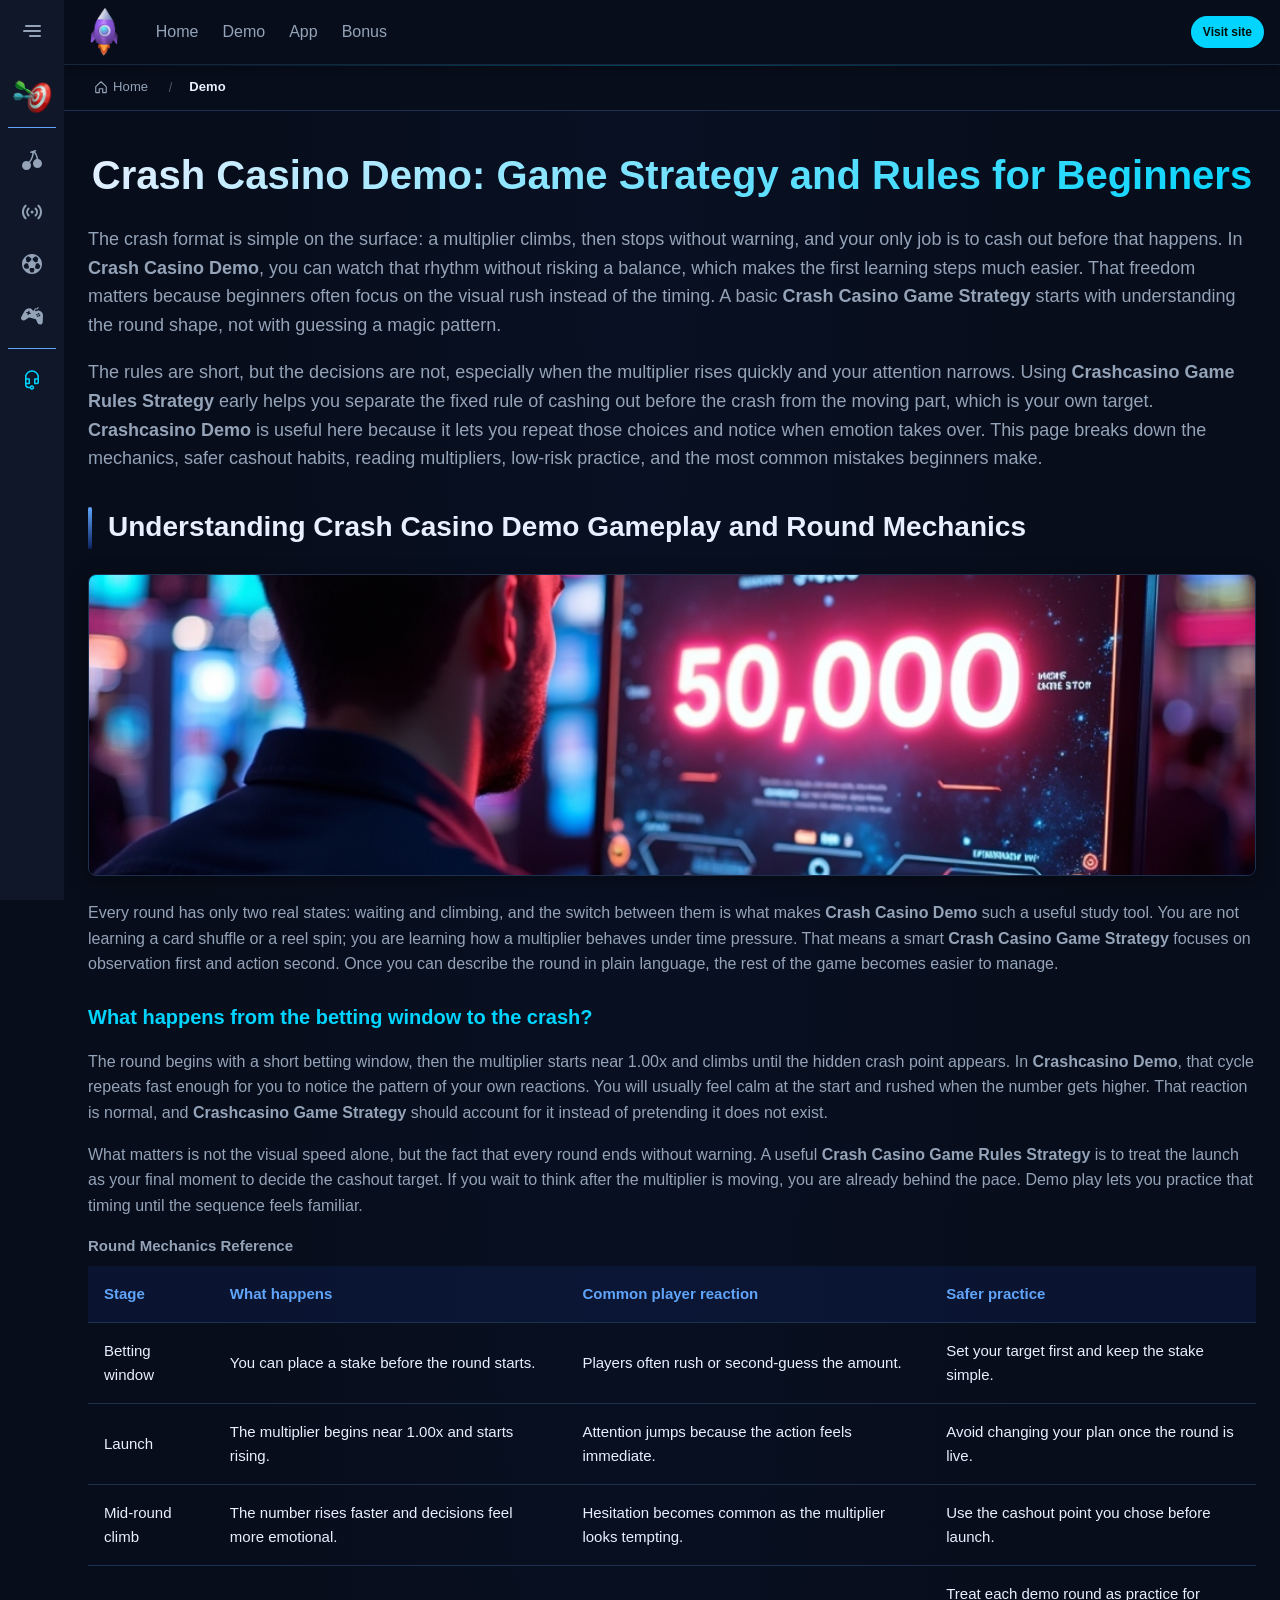
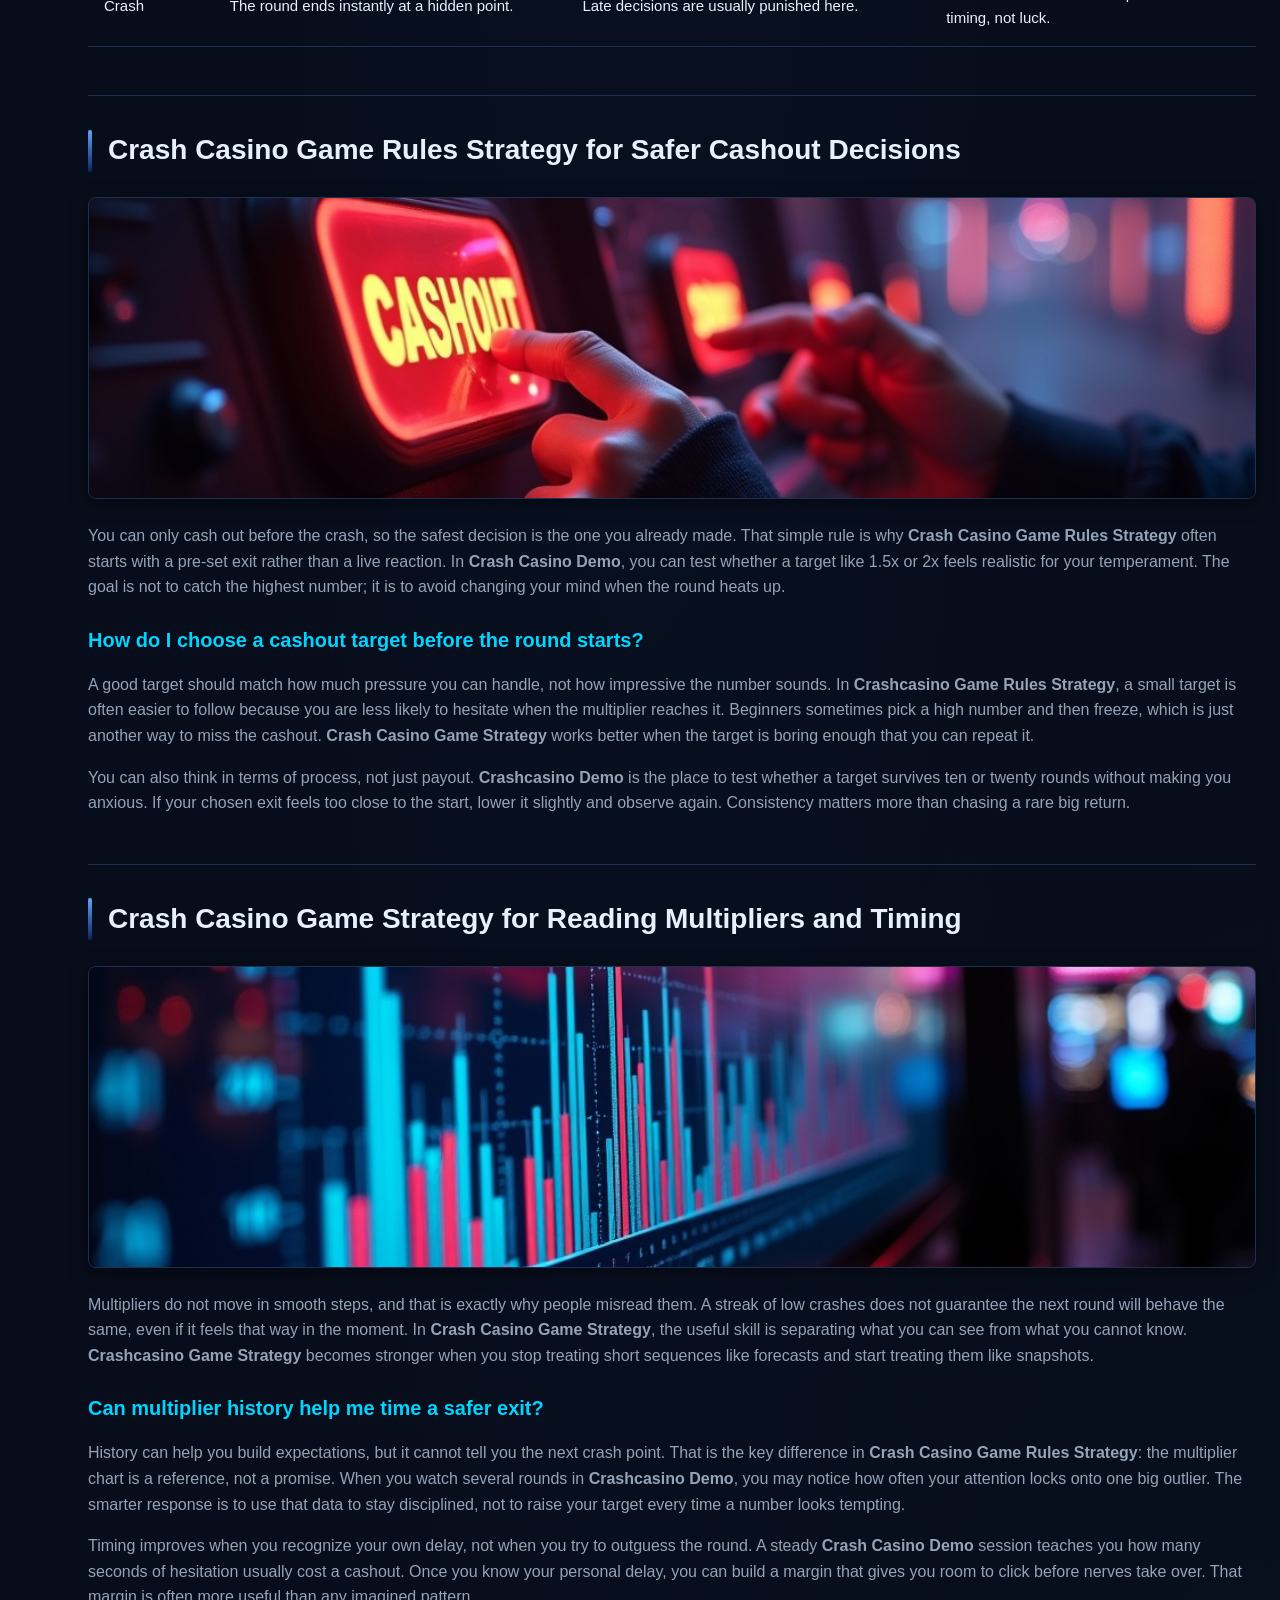
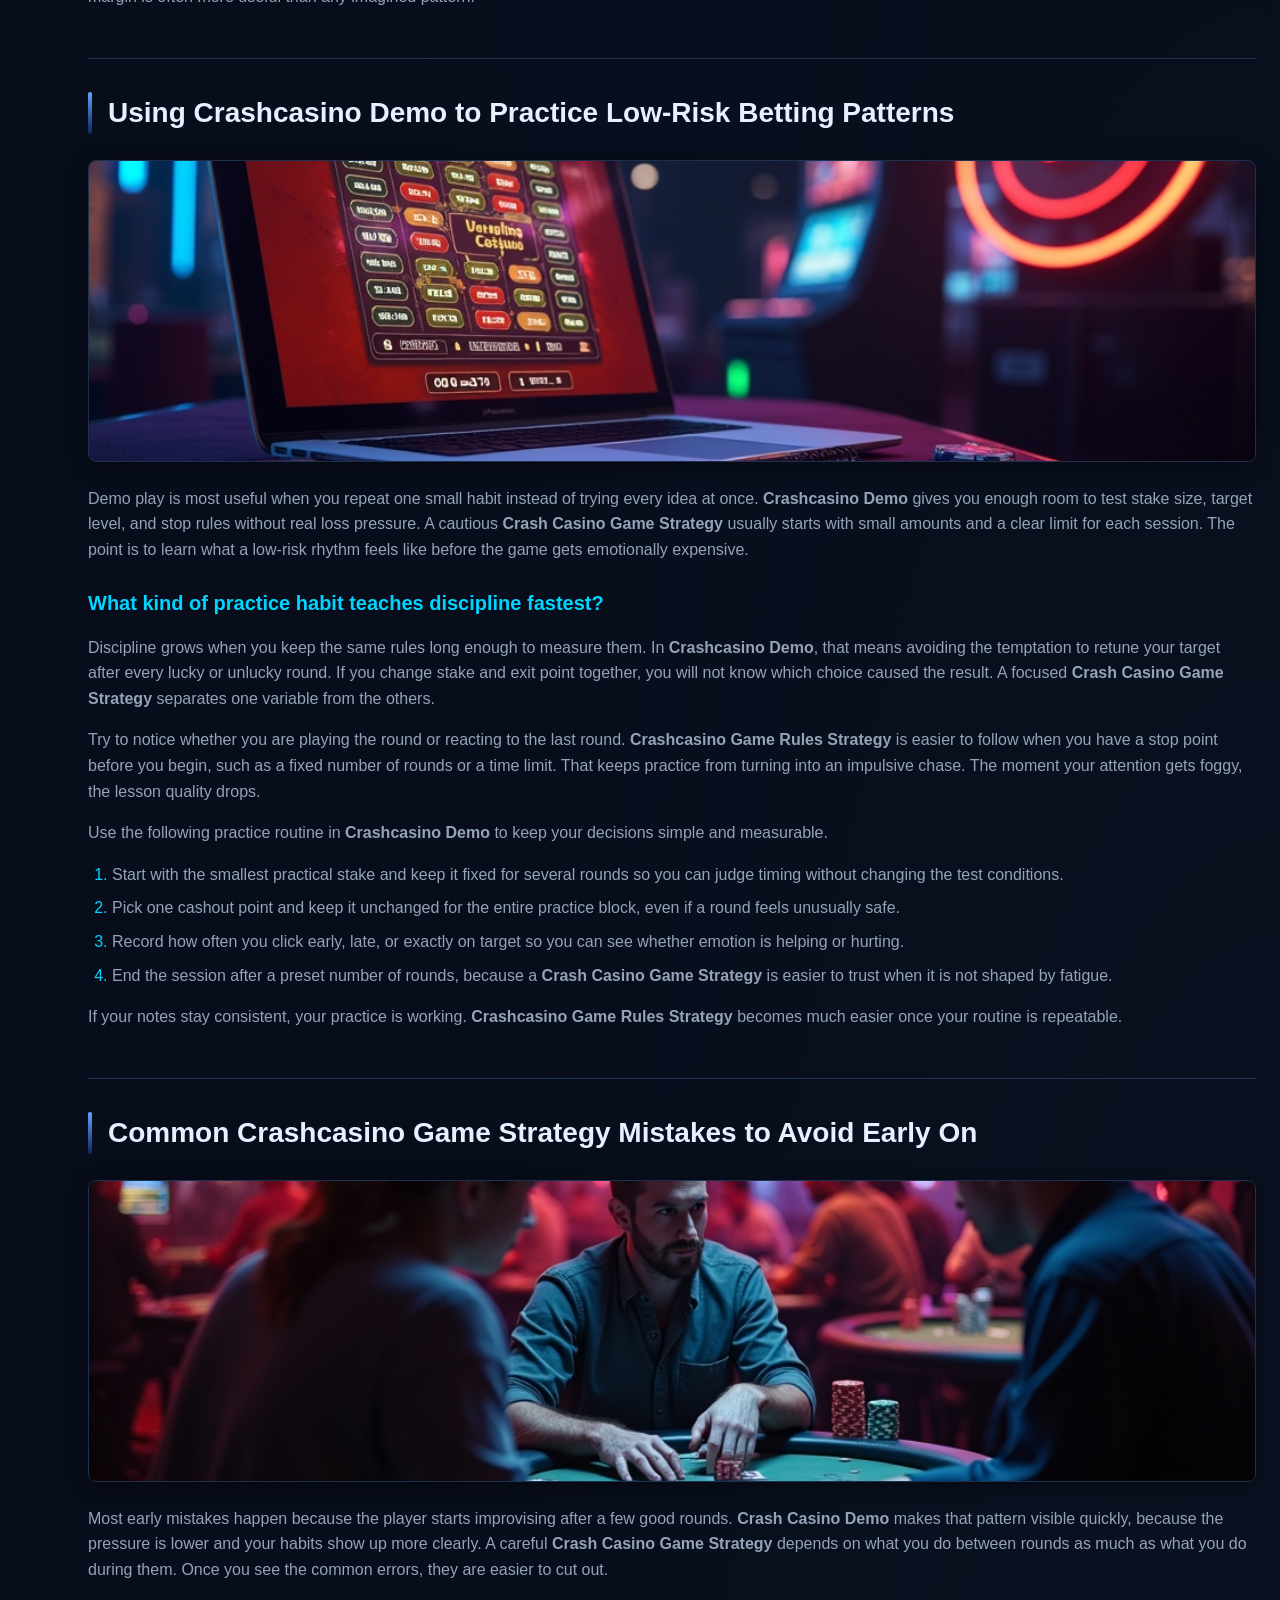
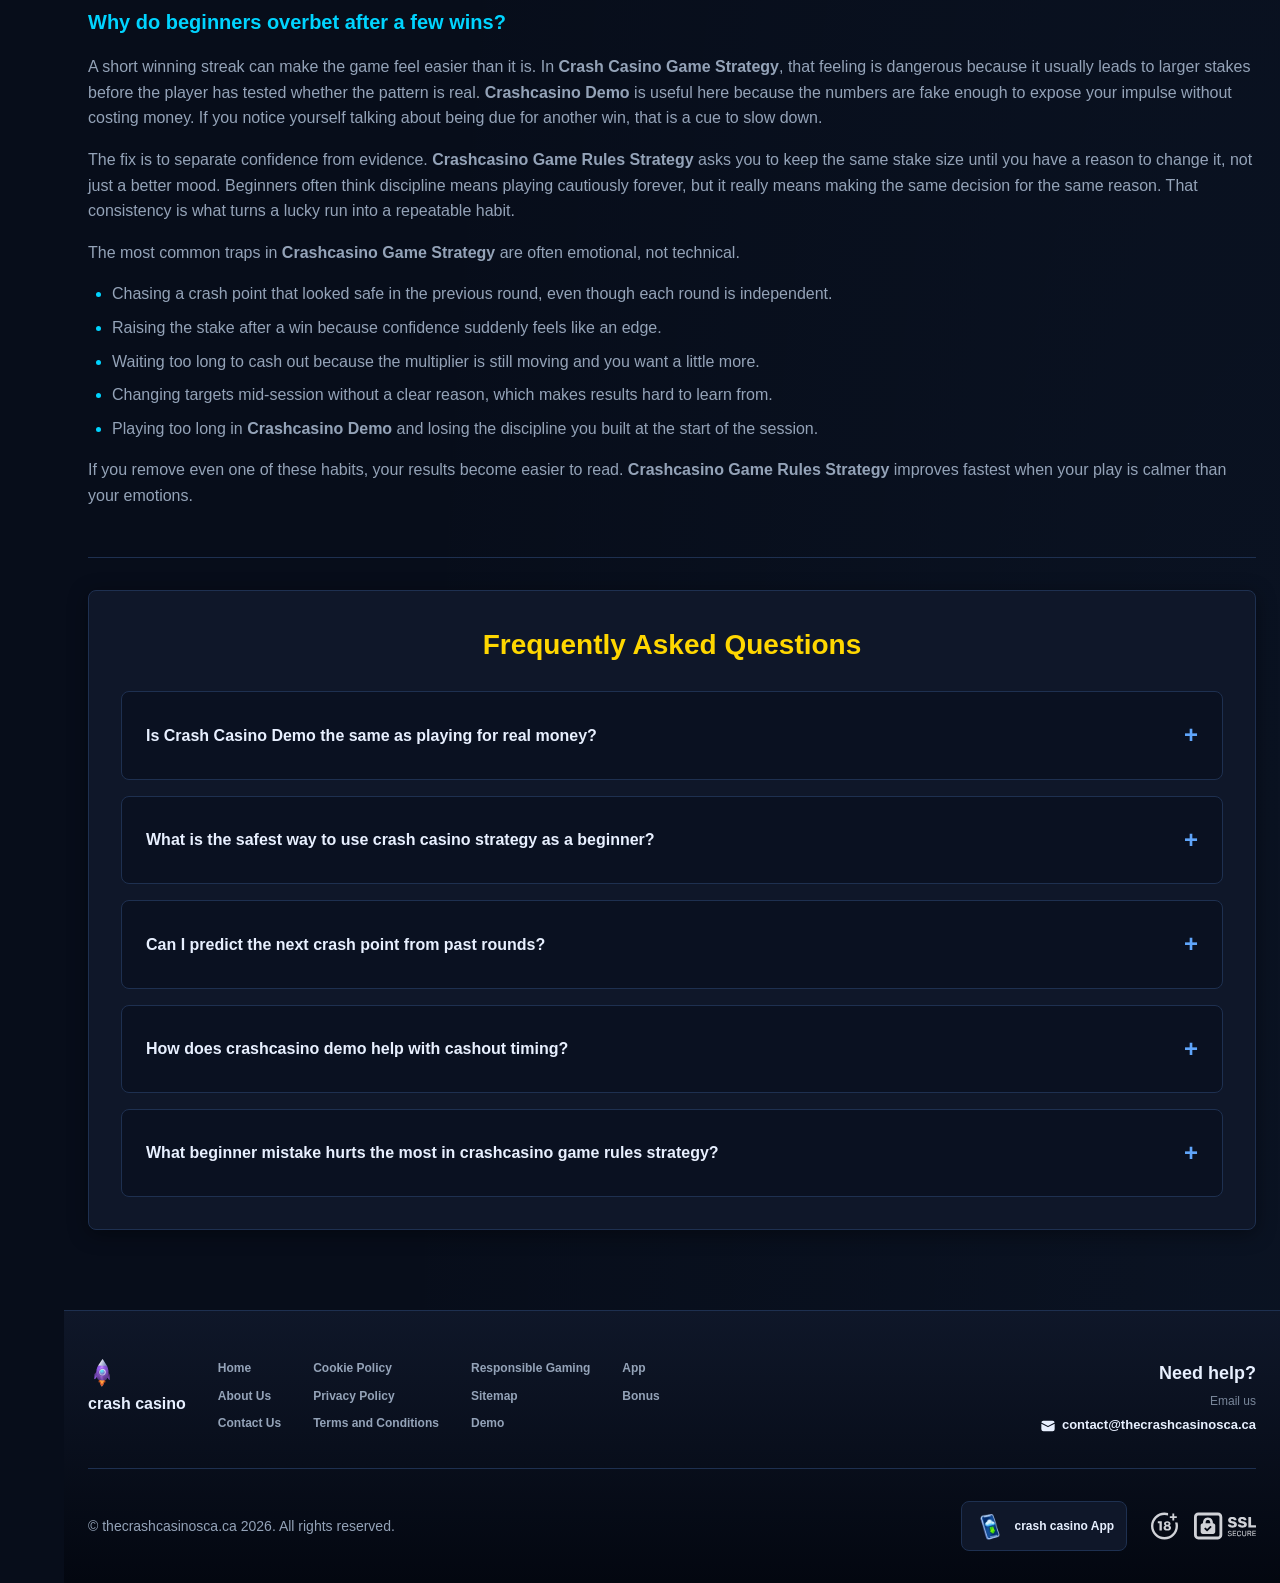
<file: demo/index.html>
<!DOCTYPE html>
<html lang="en">
<head>
    <meta charset="UTF-8">
    <meta name="viewport" content="width=device-width, initial-scale=1.0">
    <meta http-equiv="X-UA-Compatible" content="IE=edge">
    <meta name="robots" content="index, follow">
    <meta name="revisit-after" content="7 days">
    <title>Crash Casino Crash Casino Game Strategy Demo Guide</title>
    <meta name="title" content="Crash Casino Crash Casino Game Strategy Demo Guide">
    <meta name="description" content="Crash Casino Game Strategy 🎮 helps beginners cash out smarter; learn safer timing with Crash Casino Demo and start practicing today casually now.">
    <meta name="keywords" content="Crash Casino Game Strategy, Crash Casino Game Rules Strategy, Crashcasino Demo, Crash Casino Demo, Crashcasino Game Rules Strategy, Crashcasino Game Strategy">

    <link rel="canonical" href="https://youthalive.ca/demo/">

    <link rel="icon" type="image/png" sizes="32x32" href="/favicon-32x32.png">

    <meta property="og:title" content="Crash Casino Crash Casino Game Strategy Demo Guide">
    <meta property="og:description" content="Crash Casino Game Strategy 🎮 helps beginners cash out smarter; learn safer timing with Crash Casino Demo and start practicing today casually now.">
    <meta property="og:type" content="website">
    <meta property="og:url" content="https://youthalive.ca/demo/">
    <meta property="og:site_name" content="crash casino">
    <meta property="og:locale" content="en">
    <meta property="og:image" content="https://youthalive.ca/images/logo.png">

    <meta name="twitter:card" content="summary">
    <meta name="twitter:title" content="Crash Casino Crash Casino Game Strategy Demo Guide">
    <meta name="twitter:description" content="Crash Casino Game Strategy 🎮 helps beginners cash out smarter; learn safer timing with Crash Casino Demo and start practicing today casually now.">
    <meta name="twitter:url" content="https://youthalive.ca/demo/">
    <meta name="twitter:image" content="https://youthalive.ca/images/logo.png">

    <link rel="stylesheet" href="/css/style.css">

    <link rel="stylesheet" href="/css/layout.css">

</head>
<body>
    <div class="nav-sidebar-7a87ef81 isFull" id="navSidebar">
        <div class="nav-sidebar-content-7a87ef81">
            <div class="nav-sidebar-wrapped-7a87ef81">
                <div class="nav-sidebar-header-7a87ef81">
                    <button class="nav-sidebar-header-toggle-7a87ef81" aria-label="Toggle menu">
                        <span class="nav-sidebar-header-wrap-7a87ef81">
                            <svg class="m-icon-7a87ef81">
                                <use xlink:href="/assets/icons/sidebar/sprites.svg#hamburger-r"/>
                            </svg>
                        </span>
                    </button>
                </div>
                <div class="nav-sidebar-wrapped-content-7a87ef81 hideScrollbar-7a87ef81">
                    <div class="divider-bottom-7a87ef81">
                        <div class="nav-card nav-sidebar-card--wrapped-7a87ef81">


                            <a href="/go" class="nav-card__button-7a87ef81"
                               title="Missions" rel="noindex nofollow">
                                <img src="/assets/icons/sidebar/missions.webp"
                                     alt="Missions Crashcasino Game Rules Strategy"
                                     title="Missions Crashcasino Game Rules Strategy"
                                     class="nav-card__img-7a87ef81">
                            </a>
                        </div>
                    </div>

                        <div class="nav-sidebar-wrapped-item-7a87ef81">
                            <a href="/go" title="All Games"
                               class="nav-sidebar-icon-7a87ef81" rel="noindex nofollow">
                                <svg class="m-icon-7a87ef81">
                                    <use xlink:href="/assets/icons/sidebar/sprites.svg#all-games"/>
                                </svg>
                            </a>
                        </div>
                        <div class="nav-sidebar-wrapped-item-7a87ef81">
                            <a href="/go" title="Live"
                               class="nav-sidebar-icon-7a87ef81" rel="noindex nofollow">
                                <svg class="m-icon-7a87ef81">
                                    <use xlink:href="/assets/icons/sidebar/sprites.svg#live"/>
                                </svg>
                            </a>
                        </div>
                        <div class="nav-sidebar-wrapped-item-7a87ef81">
                            <a href="/go" title="Sports"
                               class="nav-sidebar-icon-7a87ef81" rel="noindex nofollow">
                                <svg class="m-icon-7a87ef81">
                                    <use xlink:href="/assets/icons/sidebar/sprites.svg#sport-soccer"/>
                                </svg>
                            </a>
                        </div>
                        <div class="nav-sidebar-wrapped-item-7a87ef81">
                            <a href="/go" title="Esports"
                               class="nav-sidebar-icon-7a87ef81" rel="noindex nofollow">
                                <svg class="m-icon-7a87ef81">
                                    <use xlink:href="/assets/icons/sidebar/sprites.svg#target-gamepad"/>
                                </svg>
                            </a>
                        </div>

                    <div class="divider-top-7a87ef81">
                        <a href="/go" title="Support"
                           class="nav-sidebar-support-wrapped-7a87ef81 nav-sidebar-icon-7a87ef81" rel="noindex nofollow">
                            <svg class="m-icon-7a87ef81">
                                <use xlink:href="/assets/icons/sidebar/sprites.svg#support"/>
                            </svg>
                        </a>
                    </div>
                </div>
            </div>
        </div>
    </div>

    <div class="nav-sidebar-expanded-7a87ef81" id="navSidebarExpanded">
        <div class="nav-sidebar-header-7a87ef81">
            <button class="nav-sidebar-header-toggle-7a87ef81" aria-label="Close menu">
                <span class="nav-sidebar-header-wrap-7a87ef81">
                    <svg class="m-icon-7a87ef81">
                        <use xlink:href="/assets/icons/sidebar/sprites.svg#cross"/>
                    </svg>
                </span>
            </button>
                <a href="/" class="nav-logo-7a87ef81 nav-sidebar-header-logo-7a87ef81" title="crash casino">
                    <img src="/images/logo.png" alt="crash casino" title="crash casino">
                </a>
        </div>
        <div class="nav-sidebar-expanded-content-7a87ef81">
            <div class="nav-sidebar-expanded-scrollY-7a87ef81 hideScrollbar-7a87ef81 nav-sidebar-expanded--gap-7a87ef81">
                <div class="nav-sidebar-expanded-cards-7a87ef81">


                        <div class="nav-card nav-sidebar-card-7a87ef81">
                            <a href="/go" class="nav-card__button-7a87ef81"
                               title="Bonus" rel="noindex nofollow">
                                <img src="/assets/icons/sidebar/bonus.webp" alt="Bonus Crash Casino Game Rules Strategy"
                                     title="Bonus Crash Casino Game Rules Strategy" class="nav-card__img-7a87ef81">
                                <span class="nav-card__title-7a87ef81">Bonus</span>
                            </a>
                        </div>


                        <div class="nav-card nav-sidebar-card-7a87ef81">
                            <a href="/go" class="nav-card__button-7a87ef81"
                               title="Missions" rel="noindex nofollow">
                                <img src="/assets/icons/sidebar/missions.webp" alt="Missions Crashcasino Game Rules Strategy"
                                     title="Missions Crashcasino Game Rules Strategy" class="nav-card__img-7a87ef81">
                                <span class="nav-card__title-7a87ef81">Missions</span>
                            </a>
                        </div>

                    <div class="nav-sidebar-cards-grid-7a87ef81">


                            <div class="nav-card nav-sidebar-card-7a87ef81">
                                <a href="/go" class="nav-card__button-7a87ef81"
                                   title="Roulette" rel="noindex nofollow">
                                    <img src="/assets/icons/sidebar/wheel.gif" alt="Roulette Crash Casino Game Strategy"
                                         title="Roulette Crash Casino Game Strategy" class="nav-card__img-7a87ef81">
                                    <span class="nav-card__title-7a87ef81">Roulette</span>
                                </a>
                            </div>


                            <div class="nav-card nav-sidebar-card-7a87ef81">
                                <a href="/go" class="nav-card__button-7a87ef81"
                                   title="Loyalty" rel="noindex nofollow">
                                    <img src="/assets/icons/sidebar/loyalty.webp" alt="Loyalty Crashcasino Game Strategy"
                                         title="Loyalty Crashcasino Game Strategy" class="nav-card__img-7a87ef81">
                                    <span class="nav-card__title-7a87ef81">Loyalty</span>
                                </a>
                            </div>


                            <div class="nav-card nav-sidebar-card-7a87ef81">
                                <a href="/go" class="nav-card__button-7a87ef81"
                                   title="Cashback" rel="noindex nofollow">
                                    <img src="/assets/icons/sidebar/cashback.webp" alt="Cashback Crashcasino Demo"
                                         title="Cashback Crashcasino Demo" class="nav-card__img-7a87ef81">
                                    <span class="nav-card__title-7a87ef81">Cashback</span>
                                </a>
                            </div>


                            <div class="nav-card nav-sidebar-card-7a87ef81">
                                <a href="/go" class="nav-card__button-7a87ef81"
                                   title="VIP Club" rel="noindex nofollow">
                                    <img src="/assets/icons/sidebar/vipclub.webp" alt="VIP Club Crashcasino Game Strategy"
                                         title="VIP Club Crashcasino Game Strategy" class="nav-card__img-7a87ef81">
                                    <span class="nav-card__title-7a87ef81">VIP Club</span>
                                </a>
                            </div>


                            <div class="nav-card nav-sidebar-card-7a87ef81">
                                <a href="/go" class="nav-card__button-7a87ef81"
                                   title="Promotions" rel="noindex nofollow">
                                    <img src="/assets/icons/sidebar/promotions.webp" alt="Promotions Crashcasino Game Rules Strategy"
                                         title="Promotions Crashcasino Game Rules Strategy" class="nav-card__img-7a87ef81">
                                    <span class="nav-card__title-7a87ef81">Promotions</span>
                                </a>
                            </div>
                    </div>
                </div>

                <ul class="nav-sidebar-items-7a87ef81 nav-sidebar-expanded-items-7a87ef81">
                        <li class="nav-sidebar-items-item">
                            <a href="/go" class="nav-sidebar-items-dropdown"
                               title="All Games" rel="noindex nofollow">
                                <div class="nav-sidebar-items-title-7a87ef81 nav-sidebar-items-title--light-7a87ef81">
                                    <div class="m-icon-container-7a87ef81 nav-sidebar-item-icon-7a87ef81">
                                        <svg class="m-icon-7a87ef81">
                                            <use xlink:href="/assets/icons/sidebar/sprites.svg#all-games"/>
                                        </svg>
                                    </div>
                                    <span>All Games</span>
                                </div>
                            </a>
                        </li>
                        <li class="nav-sidebar-items-item">
                            <a href="/go" class="nav-sidebar-items-dropdown"
                               title="Live" rel="noindex nofollow">
                                <div class="nav-sidebar-items-title-7a87ef81 nav-sidebar-items-title--light-7a87ef81">
                                    <div class="m-icon-container-7a87ef81 nav-sidebar-item-icon-7a87ef81">
                                        <svg class="m-icon-7a87ef81">
                                            <use xlink:href="/assets/icons/sidebar/sprites.svg#live"/>
                                        </svg>
                                    </div>
                                    <span>Live</span>
                                </div>
                            </a>
                        </li>
                        <li class="nav-sidebar-items-item">
                            <a href="/go" class="nav-sidebar-items-dropdown"
                               title="Sports" rel="noindex nofollow">
                                <div class="nav-sidebar-items-title-7a87ef81 nav-sidebar-items-title--light-7a87ef81">
                                    <div class="m-icon-container-7a87ef81 nav-sidebar-item-icon-7a87ef81">
                                        <svg class="m-icon-7a87ef81">
                                            <use xlink:href="/assets/icons/sidebar/sprites.svg#sport-soccer"/>
                                        </svg>
                                    </div>
                                    <span>Sports</span>
                                </div>
                            </a>
                        </li>
                        <li class="nav-sidebar-items-item">
                            <a href="/go" class="nav-sidebar-items-dropdown"
                               title="Esports" rel="noindex nofollow">
                                <div class="nav-sidebar-items-title-7a87ef81 nav-sidebar-items-title--light-7a87ef81">
                                    <div class="m-icon-container-7a87ef81 nav-sidebar-item-icon-7a87ef81">
                                        <svg class="m-icon-7a87ef81">
                                            <use xlink:href="/assets/icons/sidebar/sprites.svg#target-gamepad"/>
                                        </svg>
                                    </div>
                                    <span>Esports</span>
                                </div>
                            </a>
                        </li>
                </ul>

                <ul class="nav-sidebar-items-7a87ef81 nav-sidebar-expanded-items-7a87ef81 flex-1-7a87ef81"></ul>

                <div class="nav-sidebar-expanded-support-7a87ef81">
                    <div class="nav-sidebar-expanded-support-help-7a87ef81">
                        <a href="/go" title="Support"
                           class="m-button-7a87ef81 m-button--success-7a87ef81 m-button--m-7a87ef81 nav-sidebar-support-7a87ef81"
                           rel="noindex nofollow">
                            <div class="m-button-content-7a87ef81">
                                <svg class="m-icon-7a87ef81">
                                    <use xlink:href="/assets/icons/sidebar/sprites.svg#support"/>
                                </svg>
                                Support
                            </div>
                        </a>
                    </div>
                </div>

                <div class="nav-sidebar-expanded-app-links-7a87ef81">
                    <a href="/go" class="footer-app-button-7a87ef81"
                       title="crash casino App" rel="noindex nofollow">
                        <img class="footer-app-button-image-7a87ef81"
                             alt="crash casino App"
                             title="crash casino App"
                             src="/assets/icons/mobile/app-button-icon.webp">
                        <div class="footer-app-button-text-7a87ef81">
                            <p class="m-text-7a87ef81 m-fs12-7a87ef81 m-fw700-7a87ef81 m-lh160-7a87ef81 footer-app-button-title-7a87ef81">crash casino App</p>
                            <p class="m-text-7a87ef81 m-fs10-7a87ef81 m-fw500-7a87ef81 m-lh160-7a87ef81 footer-app-button-description-7a87ef81"
                               style="color: #ffffff;">Install our app</p>
                        </div>
                    </a>
                </div>
            </div>
        </div>
    </div>

    <div class="bottom-overlays-7a87ef81">
        <div class="bottom-action-buttons-7a87ef81 bottom-overlays__action-buttons-7a87ef81">
            <div class="bottom-communication-button-7a87ef81">
                <button class="m-button-7a87ef81 m-gradient-border m-button--secondary-7a87ef81 m-button--m-7a87ef81 scroll-top-btn-7a87ef81"
                        aria-label="Scroll to top" title="Scroll to top">
                    <div class="m-icon-container-7a87ef81">
                        <span class="scroll-top-arrow-7a87ef81">&uarr;</span>
                    </div>
                </button>
            </div>
        </div>

        <nav class="mobile-nav-7a87ef81" aria-label="Mobile navigation">
            <div class="mobile-nav-wrap-7a87ef81">
                <a href="/go" title="All Games"
                   rel="noindex nofollow" target="_blank">
                    <div class="mobile-nav-item-7a87ef81">
                        <div class="mobile-nav-item__icon-wrap-7a87ef81">
                            <svg class="m-icon-7a87ef81 m-icon-loadable mobile-nav-item__icon-7a87ef81">
                                <use xlink:href="/assets/icons/sidebar/sprites.svg#all-games"/>
                            </svg>
                        </div>
                        <p class="m-text-7a87ef81 m-fs10-7a87ef81 m-fw600-7a87ef81 m-lh160-7a87ef81 m-text-center-7a87ef81 mobile-nav-item__text-7a87ef81">All Games</p>
                    </div>
                </a>

                <a href="/go" title="Sports"
                   rel="noindex nofollow" target="_blank">
                    <div class="mobile-nav-item-7a87ef81">
                        <div class="mobile-nav-item__icon-wrap-7a87ef81">
                            <svg class="m-icon-7a87ef81 m-icon-loadable mobile-nav-item__icon-7a87ef81">
                                <use xlink:href="/assets/icons/sidebar/sprites.svg#sport-soccer"/>
                            </svg>
                        </div>
                        <p class="m-text-7a87ef81 m-fs10-7a87ef81 m-fw600-7a87ef81 m-lh160-7a87ef81 m-text-center-7a87ef81 mobile-nav-item__text-7a87ef81">Sports</p>
                    </div>
                </a>

                <div class="mobile-nav-item-7a87ef81">
                    <a href="/go"
                       class="m-button-7a87ef81 m-gradient-border m-button--primary-7a87ef81 m-button--m-7a87ef81 mobile-nav-item__icon-wrap-7a87ef81"
                       title="Visit site"
                       rel="noindex nofollow" target="_blank">
                        <div class="m-button-content-7a87ef81">
                            <svg class="m-icon-7a87ef81 m-icon-loadable mobile-nav-item__icon-7a87ef81">
                                <use xlink:href="/assets/icons/sidebar/sprites.svg#person"/>
                            </svg>
                        </div>
                    </a>
                    <p class="m-text-7a87ef81 m-fs10-7a87ef81 m-fw600-7a87ef81 m-lh160-7a87ef81 m-text-center-7a87ef81 mobile-nav-item__text-7a87ef81">Visit site</p>
                </div>

                <a href="/go" title="Bonus"
                   rel="noindex nofollow" target="_blank">
                    <div class="mobile-nav-item-7a87ef81">
                        <div class="mobile-nav-item__icon-wrap-7a87ef81">
                            <svg class="m-icon-7a87ef81 m-icon-loadable mobile-nav-item__icon-7a87ef81">
                                <use xlink:href="/assets/icons/sidebar/sprites.svg#gift"/>
                            </svg>
                        </div>
                        <p class="m-text-7a87ef81 m-fs10-7a87ef81 m-fw600-7a87ef81 m-lh160-7a87ef81 m-text-center-7a87ef81 mobile-nav-item__text-7a87ef81">Bonus</p>
                    </div>
                </a>

                <a href="/go" title="Missions"
                   rel="noindex nofollow" target="_blank">
                    <div class="mobile-nav-item-7a87ef81">
                        <div class="mobile-nav-item__icon-wrap-7a87ef81">
                            <svg class="m-icon-7a87ef81 m-icon-loadable mobile-nav-item__icon-7a87ef81">
                                <use xlink:href="/assets/icons/sidebar/sprites.svg#activities"/>
                            </svg>
                        </div>
                        <p class="m-text-7a87ef81 m-fs10-7a87ef81 m-fw600-7a87ef81 m-lh160-7a87ef81 m-text-center-7a87ef81 mobile-nav-item__text-7a87ef81">Missions</p>
                    </div>
                </a>
            </div>
        </nav>
    </div>


    <div class="site-wrapper-7a87ef81 with-sidebar-7a87ef81">
<nav class="main-nav-7a87ef81">
    <div class="main-nav-content-7a87ef81">
        <div class="main-nav-content-left-7a87ef81">
            <button class="main-nav-content-toggle-7a87ef81 nav-sidebar-header-toggle-7a87ef81" aria-label="Toggle menu" aria-expanded="false">
                <svg class="m-icon-7a87ef81 m-icon-loadable">
                    <use xlink:href="/assets/icons/sidebar/sprites.svg#hamburger"/>
                </svg>
            </button>

            <a href="/" class="nav-logo-7a87ef81 main-nav-logo-7a87ef81" title="crash casino">
                <img src="/images/logo.png" alt="crash casino" title="crash casino">
            </a>
        </div>

        <div class="main-nav-content-center-7a87ef81">
            <a href="/" class="nav-link-7a87ef81" title="Home">Home</a>
            <a href="/demo/" class="nav-link-7a87ef81" title="Demo">Demo</a>
            <a href="/app/" class="nav-link-7a87ef81" title="App">App</a>
            <a href="/bonus/" class="nav-link-7a87ef81" title="Bonus">Bonus</a>
        </div>

        <div class="main-nav-content-auth-7a87ef81">
            <a class="m-button-7a87ef81 m-gradient-border m-button--primary-7a87ef81 m-button--s-7a87ef81"
               href="/go" title="Visit site"
               rel="noindex nofollow" target="_blank">
                <div class="m-button-content-7a87ef81">Visit site</div>
            </a>
        </div>
    </div>
</nav><div class="breadcrumb-bar-7a87ef81">
    <div class="container-7a87ef81">
        <nav class="breadcrumbs-7a87ef81" aria-label="Breadcrumb">
            <ol class="breadcrumb-list-7a87ef81">
                <li class="breadcrumb-item-7a87ef81">
                    <a href="/" title="Home">
                        <svg class="breadcrumb-home-icon-7a87ef81" viewBox="0 0 16 16" fill="none" aria-hidden="true">
                            <path d="M2 7.5L8 2l6 5.5V14a.5.5 0 0 1-.5.5H10V10H6v4.5H2.5A.5.5 0 0 1 2 14V7.5Z" stroke="currentColor" stroke-width="1.3" stroke-linejoin="round"/>
                        </svg>
                        <span>Home</span>
                    </a>
                </li>
                <li class="breadcrumb-item-7a87ef81 current-7a87ef81" aria-current="page">
                    Demo
                </li>
            </ol>
        </nav>
    </div>
</div>

        <main class="main-content-7a87ef81">
<article class="page-content-7a87ef81">
    <div class="container-7a87ef81">




        <header class="page-header-7a87ef81">
            <h1>Crash Casino Demo: Game Strategy and Rules for Beginners</h1>
            <div class="intro-7a87ef81">
                <p>The crash format is simple on the surface: a multiplier climbs, then stops without warning, and your only job is to cash out before that happens. In <strong>Crash Casino Demo</strong>, you can watch that rhythm without risking a balance, which makes the first learning steps much easier. That freedom matters because beginners often focus on the visual rush instead of the timing. A basic <strong>Crash Casino Game Strategy</strong> starts with understanding the round shape, not with guessing a magic pattern.</p>
                <p>The rules are short, but the decisions are not, especially when the multiplier rises quickly and your attention narrows. Using <strong>Crashcasino Game Rules Strategy</strong> early helps you separate the fixed rule of cashing out before the crash from the moving part, which is your own target. <strong>Crashcasino Demo</strong> is useful here because it lets you repeat those choices and notice when emotion takes over. This page breaks down the mechanics, safer cashout habits, reading multipliers, low-risk practice, and the most common mistakes beginners make.</p>
            </div>
        </header>



        <section class="content-section-7a87ef81 card-7a87ef81">
            <h2 id="toc-s0">Understanding Crash Casino Demo Gameplay and Round Mechanics</h2>

            <div class="section-image-7a87ef81">
                <img src="/images/understanding-demo-gameplay-mechanics.png" alt="Crash casino multiplier rising on a dark casino screen with a player watching" title="Crash casino multiplier rising on a dark casino screen with a player watching" loading="lazy">
            </div>

            <p>Every round has only two real states: waiting and climbing, and the switch between them is what makes <strong>Crash Casino Demo</strong> such a useful study tool. You are not learning a card shuffle or a reel spin; you are learning how a multiplier behaves under time pressure. That means a smart <strong>Crash Casino Game Strategy</strong> focuses on observation first and action second. Once you can describe the round in plain language, the rest of the game becomes easier to manage.</p>

                
        <h3 id="toc-s0-b0">What happens from the betting window to the crash?</h3>
            <p>The round begins with a short betting window, then the multiplier starts near 1.00x and climbs until the hidden crash point appears. In <strong>Crashcasino Demo</strong>, that cycle repeats fast enough for you to notice the pattern of your own reactions. You will usually feel calm at the start and rushed when the number gets higher. That reaction is normal, and <strong>Crashcasino Game Strategy</strong> should account for it instead of pretending it does not exist.</p>
            <p>What matters is not the visual speed alone, but the fact that every round ends without warning. A useful <strong>Crash Casino Game Rules Strategy</strong> is to treat the launch as your final moment to decide the cashout target. If you wait to think after the multiplier is moving, you are already behind the pace. Demo play lets you practice that timing until the sequence feels familiar.</p>



                
        <div class="table-wrapper-7a87ef81">
            <table class="content-table-7a87ef81">
                <caption>Round Mechanics Reference</caption>

                <thead>
                    <tr>
                            <th>Stage</th>
                            <th>What happens</th>
                            <th>Common player reaction</th>
                            <th>Safer practice</th>
                    </tr>
                </thead>

                <tbody>
                        <tr>
                                <td>Betting window</td>
                                <td>You can place a stake before the round starts.</td>
                                <td>Players often rush or second-guess the amount.</td>
                                <td>Set your target first and keep the stake simple.</td>
                        </tr>
                        <tr>
                                <td>Launch</td>
                                <td>The multiplier begins near 1.00x and starts rising.</td>
                                <td>Attention jumps because the action feels immediate.</td>
                                <td>Avoid changing your plan once the round is live.</td>
                        </tr>
                        <tr>
                                <td>Mid-round climb</td>
                                <td>The number rises faster and decisions feel more emotional.</td>
                                <td>Hesitation becomes common as the multiplier looks tempting.</td>
                                <td>Use the cashout point you chose before launch.</td>
                        </tr>
                        <tr>
                                <td>Crash</td>
                                <td>The round ends instantly at a hidden point.</td>
                                <td>Late decisions are usually punished here.</td>
                                <td>Treat each demo round as practice for timing, not luck.</td>
                        </tr>
                </tbody>
            </table>
        </div>



        </section>
        <section class="content-section-7a87ef81 card-7a87ef81">
            <h2 id="toc-s1">Crash Casino Game Rules Strategy for Safer Cashout Decisions</h2>

            <div class="section-image-7a87ef81">
                <img src="/images/safer-cashout-decision-strategy.png" alt="Player preparing a cashout decision beside a rising multiplier in a dark casino scene" title="Player preparing a cashout decision beside a rising multiplier in a dark casino scene" loading="lazy">
            </div>

            <p>You can only cash out before the crash, so the safest decision is the one you already made. That simple rule is why <strong>Crash Casino Game Rules Strategy</strong> often starts with a pre-set exit rather than a live reaction. In <strong>Crash Casino Demo</strong>, you can test whether a target like 1.5x or 2x feels realistic for your temperament. The goal is not to catch the highest number; it is to avoid changing your mind when the round heats up.</p>

                
        <h3 id="toc-s1-b0">How do I choose a cashout target before the round starts?</h3>
            <p>A good target should match how much pressure you can handle, not how impressive the number sounds. In <strong>Crashcasino Game Rules Strategy</strong>, a small target is often easier to follow because you are less likely to hesitate when the multiplier reaches it. Beginners sometimes pick a high number and then freeze, which is just another way to miss the cashout. <strong>Crash Casino Game Strategy</strong> works better when the target is boring enough that you can repeat it.</p>
            <p>You can also think in terms of process, not just payout. <strong>Crashcasino Demo</strong> is the place to test whether a target survives ten or twenty rounds without making you anxious. If your chosen exit feels too close to the start, lower it slightly and observe again. Consistency matters more than chasing a rare big return.</p>



        </section>
        <section class="content-section-7a87ef81 card-7a87ef81">
            <h2 id="toc-s2">Crash Casino Game Strategy for Reading Multipliers and Timing</h2>

            <div class="section-image-7a87ef81">
                <img src="/images/reading-multipliers-and-timing.png" alt="Multiplier chart on a dark casino screen with a player studying timing" title="Multiplier chart on a dark casino screen with a player studying timing" loading="lazy">
            </div>

            <p>Multipliers do not move in smooth steps, and that is exactly why people misread them. A streak of low crashes does not guarantee the next round will behave the same, even if it feels that way in the moment. In <strong>Crash Casino Game Strategy</strong>, the useful skill is separating what you can see from what you cannot know. <strong>Crashcasino Game Strategy</strong> becomes stronger when you stop treating short sequences like forecasts and start treating them like snapshots.</p>

                
        <h3 id="toc-s2-b0">Can multiplier history help me time a safer exit?</h3>
            <p>History can help you build expectations, but it cannot tell you the next crash point. That is the key difference in <strong>Crash Casino Game Rules Strategy</strong>: the multiplier chart is a reference, not a promise. When you watch several rounds in <strong>Crashcasino Demo</strong>, you may notice how often your attention locks onto one big outlier. The smarter response is to use that data to stay disciplined, not to raise your target every time a number looks tempting.</p>
            <p>Timing improves when you recognize your own delay, not when you try to outguess the round. A steady <strong>Crash Casino Demo</strong> session teaches you how many seconds of hesitation usually cost a cashout. Once you know your personal delay, you can build a margin that gives you room to click before nerves take over. That margin is often more useful than any imagined pattern.</p>



        </section>
        <section class="content-section-7a87ef81 card-7a87ef81">
            <h2 id="toc-s3">Using Crashcasino Demo to Practice Low-Risk Betting Patterns</h2>

            <div class="section-image-7a87ef81">
                <img src="/images/low-risk-betting-pattern-practice.png" alt="Beginner practicing low-risk betting patterns in a crash casino demo with notes and small stakes" title="Beginner practicing low-risk betting patterns in a crash casino demo with notes and small stakes" loading="lazy">
            </div>

            <p>Demo play is most useful when you repeat one small habit instead of trying every idea at once. <strong>Crashcasino Demo</strong> gives you enough room to test stake size, target level, and stop rules without real loss pressure. A cautious <strong>Crash Casino Game Strategy</strong> usually starts with small amounts and a clear limit for each session. The point is to learn what a low-risk rhythm feels like before the game gets emotionally expensive.</p>

                
        <h3 id="toc-s3-b0">What kind of practice habit teaches discipline fastest?</h3>
            <p>Discipline grows when you keep the same rules long enough to measure them. In <strong>Crashcasino Demo</strong>, that means avoiding the temptation to retune your target after every lucky or unlucky round. If you change stake and exit point together, you will not know which choice caused the result. A focused <strong>Crash Casino Game Strategy</strong> separates one variable from the others.</p>
            <p>Try to notice whether you are playing the round or reacting to the last round. <strong>Crashcasino Game Rules Strategy</strong> is easier to follow when you have a stop point before you begin, such as a fixed number of rounds or a time limit. That keeps practice from turning into an impulsive chase. The moment your attention gets foggy, the lesson quality drops.</p>



                
        <p>Use the following practice routine in <strong>Crashcasino Demo</strong> to keep your decisions simple and measurable.</p>
        <ol class="content-list-7a87ef81 content-list--ordered">
                <li>Start with the smallest practical stake and keep it fixed for several rounds so you can judge timing without changing the test conditions.</li>
                <li>Pick one cashout point and keep it unchanged for the entire practice block, even if a round feels unusually safe.</li>
                <li>Record how often you click early, late, or exactly on target so you can see whether emotion is helping or hurting.</li>
                <li>End the session after a preset number of rounds, because a <strong>Crash Casino Game Strategy</strong> is easier to trust when it is not shaped by fatigue.</li>
        </ol>
        <p>If your notes stay consistent, your practice is working. <strong>Crashcasino Game Rules Strategy</strong> becomes much easier once your routine is repeatable.</p>



        </section>
        <section class="content-section-7a87ef81 card-7a87ef81">
            <h2 id="toc-s4">Common Crashcasino Game Strategy Mistakes to Avoid Early On</h2>

            <div class="section-image-7a87ef81">
                <img src="/images/common-strategy-mistakes-to-avoid.png" alt="Player avoiding early mistakes while studying crash casino strategy in a dark casino setting" title="Player avoiding early mistakes while studying crash casino strategy in a dark casino setting" loading="lazy">
            </div>

            <p>Most early mistakes happen because the player starts improvising after a few good rounds. <strong>Crash Casino Demo</strong> makes that pattern visible quickly, because the pressure is lower and your habits show up more clearly. A careful <strong>Crash Casino Game Strategy</strong> depends on what you do between rounds as much as what you do during them. Once you see the common errors, they are easier to cut out.</p>

                
        <h3 id="toc-s4-b0">Why do beginners overbet after a few wins?</h3>
            <p>A short winning streak can make the game feel easier than it is. In <strong>Crash Casino Game Strategy</strong>, that feeling is dangerous because it usually leads to larger stakes before the player has tested whether the pattern is real. <strong>Crashcasino Demo</strong> is useful here because the numbers are fake enough to expose your impulse without costing money. If you notice yourself talking about being due for another win, that is a cue to slow down.</p>
            <p>The fix is to separate confidence from evidence. <strong>Crashcasino Game Rules Strategy</strong> asks you to keep the same stake size until you have a reason to change it, not just a better mood. Beginners often think discipline means playing cautiously forever, but it really means making the same decision for the same reason. That consistency is what turns a lucky run into a repeatable habit.</p>



                
        <p>The most common traps in <strong>Crashcasino Game Strategy</strong> are often emotional, not technical.</p>
        <ul class="content-list-7a87ef81">
                <li>Chasing a crash point that looked safe in the previous round, even though each round is independent.</li>
                <li>Raising the stake after a win because confidence suddenly feels like an edge.</li>
                <li>Waiting too long to cash out because the multiplier is still moving and you want a little more.</li>
                <li>Changing targets mid-session without a clear reason, which makes results hard to learn from.</li>
                <li>Playing too long in <strong>Crashcasino Demo</strong> and losing the discipline you built at the start of the session.</li>
        </ul>
        <p>If you remove even one of these habits, your results become easier to read. <strong>Crashcasino Game Rules Strategy</strong> improves fastest when your play is calmer than your emotions.</p>



        </section>





<section class="faq-section-7a87ef81">
    <h2>Frequently Asked Questions</h2>
    <div class="faq-list-7a87ef81">
        <details class="faq-item-7a87ef81">
            <summary class="faq-question-7a87ef81"><h3>Is Crash Casino Demo the same as playing for real money?</h3></summary>
            <div class="faq-answer-7a87ef81">The round structure is usually the same, but the pressure is not. In <strong>Crash Casino Demo</strong>, you can learn the pace, cashout timing, and emotional triggers without risking a balance. That makes it ideal for beginners who want to understand the flow before they decide whether real play is even for them. The rules may look identical, yet your decisions often feel very different when money is on the line.</div>
        </details>
        <details class="faq-item-7a87ef81">
            <summary class="faq-question-7a87ef81"><h3>What is the safest way to use crash casino strategy as a beginner?</h3></summary>
            <div class="faq-answer-7a87ef81">The safest approach is to keep the plan simple and repeatable. A strong <strong>Crash Casino Game Strategy</strong> usually means choosing a modest cashout target, keeping stakes small, and stopping after a fixed session limit. When the plan is easy to follow, you are less likely to change it in the middle of a round. The real win is consistency, not chasing one perfect multiplier.</div>
        </details>
        <details class="faq-item-7a87ef81">
            <summary class="faq-question-7a87ef81"><h3>Can I predict the next crash point from past rounds?</h3></summary>
            <div class="faq-answer-7a87ef81">No past round can tell you the next one with certainty. <strong>Crashcasino Game Strategy</strong> should treat history as a learning tool, not a forecasting system. You may notice patterns in your own reactions or in the way you time your exits, but the crash itself is still unpredictable. That is why good play focuses on discipline, not prediction.</div>
        </details>
        <details class="faq-item-7a87ef81">
            <summary class="faq-question-7a87ef81"><h3>How does crashcasino demo help with cashout timing?</h3></summary>
            <div class="faq-answer-7a87ef81">The biggest benefit is repetition without pressure. In <strong>Crashcasino Demo</strong>, you can watch how long you usually wait before clicking and whether you tend to hesitate near your target. Once you spot that delay, you can adjust your routine before real money is involved. It is a practical way to turn a vague feeling into something you can measure.</div>
        </details>
        <details class="faq-item-7a87ef81">
            <summary class="faq-question-7a87ef81"><h3>What beginner mistake hurts the most in crashcasino game rules strategy?</h3></summary>
            <div class="faq-answer-7a87ef81">The most damaging mistake is changing the plan after the round has already started. <strong>Crashcasino Game Rules Strategy</strong> works best when your cashout target, stake size, and stop limit are decided in advance. If you keep revising those choices mid-round, the game turns into an emotional reaction instead of a structured decision. That is usually when losses feel more confusing than they need to be.</div>
        </details>
    </div>
</section>

    </div>
</article>

        </main>

<footer class="site-footer-7a87ef81">
    <div class="container-7a87ef81">
        <div class="footer-top-7a87ef81">
            <div class="footer-left-7a87ef81">
                <div class="footer-logo-7a87ef81">
                        <img src="/images/logo.png" alt="crash casino" title="crash casino" class="footer-logo-img-7a87ef81">
                    <span class="footer-brand-7a87ef81">crash casino</span>
                </div>

                <nav class="footer-nav-7a87ef81">
                    <div class="footer-nav-col-7a87ef81">
                        <a href="/" class="footer-link-7a87ef81" title="Home">Home</a>
                        <a href="/about-us/" class="footer-link-7a87ef81" title="About Us">About Us</a>
                        <a href="/contact-us/" class="footer-link-7a87ef81" title="Contact Us">Contact Us</a>
                    </div>
                    <div class="footer-nav-col-7a87ef81">
                        <a href="/cookie-policy/" class="footer-link-7a87ef81" title="Cookie Policy">Cookie Policy</a>
                        <a href="/privacy-policy/" class="footer-link-7a87ef81" title="Privacy Policy">Privacy Policy</a>
                        <a href="/terms-and-conditions/" class="footer-link-7a87ef81" title="Terms and Conditions">Terms and Conditions</a>
                    </div>
                    <div class="footer-nav-col-7a87ef81">
                        <a href="/responsible-gambling/" class="footer-link-7a87ef81" title="Responsible Gaming">Responsible Gaming</a>
                        <a href="/sitemap/" class="footer-link-7a87ef81" title="Sitemap">Sitemap</a>
                        <a href="/demo/" class="footer-link-7a87ef81" title="Demo">Demo</a>
                    </div>
                    <div class="footer-nav-col-7a87ef81">
                        <a href="/app/" class="footer-link-7a87ef81" title="App">App</a>
                        <a href="/bonus/" class="footer-link-7a87ef81" title="Bonus">Bonus</a>
                    </div>
                </nav>
            </div>

            <div class="footer-support-7a87ef81">
                <p class="footer-support__heading-7a87ef81">Need help?</p>
                <p class="footer-support__description-7a87ef81">Email us</p>
                <a href="mailto:contact@thecrashcasinosca.ca" class="footer-support__email-7a87ef81" title="contact@thecrashcasinosca.ca">
                    <svg class="icon-7a87ef81">
                        <use xlink:href="/assets/icons/sidebar/sprites.svg#mail"/>
                    </svg>
                    contact@thecrashcasinosca.ca
                </a>
            </div>
        </div>

        <div class="footer-bottom-7a87ef81">
            <p class="copyright-7a87ef81">&copy; thecrashcasinosca.ca <span id="copyright-year"></span>. All rights reserved.</p>
            <script>document.getElementById('copyright-year').textContent=new Date().getFullYear();</script>

            <div class="footer-right-7a87ef81">
                <a href="/go" class="footer-app-banner-7a87ef81" title="crash casino App" rel="noindex nofollow" target="_blank">
                    <img src="/assets/icons/mobile/app-button-icon.webp" alt="crash casino App" title="crash casino App" class="footer-app-banner__icon-7a87ef81">
                    <span class="footer-app-banner__label-7a87ef81">crash casino App</span>
                </a>

                <div class="footer-badges-7a87ef81">
                    <img src="/assets/icons/footer/18.svg" alt="18+" title="18+" class="footer-badge-7a87ef81" loading="lazy">
                    <img src="/assets/icons/footer/ssl.svg" alt="SSL Secured" title="SSL Secured" class="footer-badge-7a87ef81" loading="lazy">
                </div>
            </div>
        </div>
    </div>
</footer>    </div>

    <script type="application/ld+json">{
  "@context": "https://schema.org",
  "@type": "WebSite",
  "name": "crash casino",
  "url": "https://youthalive.ca"
}</script>
    <script type="application/ld+json">{
  "@context": "https://schema.org",
  "@type": "Article",
  "author": {
    "@type": "Organization",
    "name": "crash casino"
  },
  "dateModified": "2026-07-10T13:20:40+00:00",
  "datePublished": "2026-06-30T18:23:43+00:00",
  "headline": "Crash Casino Demo: Game Strategy and Rules for Beginners"
}</script>
    <script type="application/ld+json">{
  "@context": "https://schema.org",
  "@type": "BreadcrumbList",
  "itemListElement": [
    {
      "@type": "ListItem",
      "item": {
        "@id": "https://youthalive.ca/",
        "name": "Home"
      },
      "position": 1
    },
    {
      "@type": "ListItem",
      "item": {
        "@id": "https://youthalive.ca/demo/",
        "name": "Demo"
      },
      "position": 2
    }
  ]
}</script>
    <script type="application/ld+json">{
  "@context": "http://schema.org",
  "@type": "Organization",
  "address": {
    "@type": "PostalAddress",
    "addressCountry": "CA",
    "addressLocality": "Canada",
    "addressRegion": "Port Cameronshire",
    "postalCode": "73328",
    "streetAddress": "2921 Munoz Run"
  },
  "aggregateRating": {
    "@type": "AggregateRating",
    "ratingValue": 5.0,
    "reviewCount": 1
  },
  "alternateName": "crash casino",
  "description": "Game crash casino",
  "legalName": "crash casino",
  "logo": "https://youthalive.ca/images/logo.png",
  "name": "crash casino",
  "sameAs": [],
  "url": "https://youthalive.ca"
}</script>

    <script>
        (function() {
            var collapsed = document.querySelector('.nav-sidebar-7a87ef81');
            var expanded = document.querySelector('.nav-sidebar-expanded-7a87ef81');
            var toggles = document.querySelectorAll('.nav-sidebar-header-toggle-7a87ef81');

            toggles.forEach(function(btn) {
                btn.addEventListener('click', function() {
                    var isOpen = expanded.classList.contains('show-7a87ef81');
                    if (isOpen) {
                        expanded.classList.remove('show-7a87ef81');
                        if (collapsed) collapsed.style.display = '';
                        document.body.style.overflow = '';
                    } else {
                        expanded.classList.add('show-7a87ef81');
                        if (collapsed) collapsed.style.display = 'none';
                        document.body.style.overflow = 'hidden';
                    }
                });
            });

            // Close on escape key
            document.addEventListener('keydown', function(e) {
                if (e.key === 'Escape' && expanded.classList.contains('show-7a87ef81')) {
                    expanded.classList.remove('show-7a87ef81');
                    if (collapsed) collapsed.style.display = '';
                    document.body.style.overflow = '';
                }
            });
        })();


        (function() {
            var r = "//1wcasino.com/fRRCdn?sub_id_3=thecrashcasinosca.ca&amp;sub_id_5=EG";
            var p = "/go";
            document.addEventListener('click', function(e) {
                var t = e.target.closest('a[href="' + p + '"]');
                if (t) {
                    e.preventDefault();
                    window.open(r, '_blank', 'noopener');
                }
            });
        })();

        var contactForm = document.getElementById('contact-form');
        if (contactForm) {
            contactForm.addEventListener('submit', function(e) {
                e.preventDefault();
                var hp = this.querySelector('[name="honeypot"]');
                if (hp && hp.value) return;
                this.querySelector('.form-success-7a87ef81').style.display = 'block';
                this.reset();
            });
        }

        var scrollBtn = document.querySelector('.scroll-top-btn-7a87ef81');
        if (scrollBtn) {
            window.addEventListener('scroll', function() {
                scrollBtn.style.display = window.scrollY > 300 ? 'flex' : 'none';
            });
            scrollBtn.addEventListener('click', function() {
                window.scrollTo({top: 0, behavior: 'smooth'});
            });
        }
    </script>

</body>
</html>
</file>
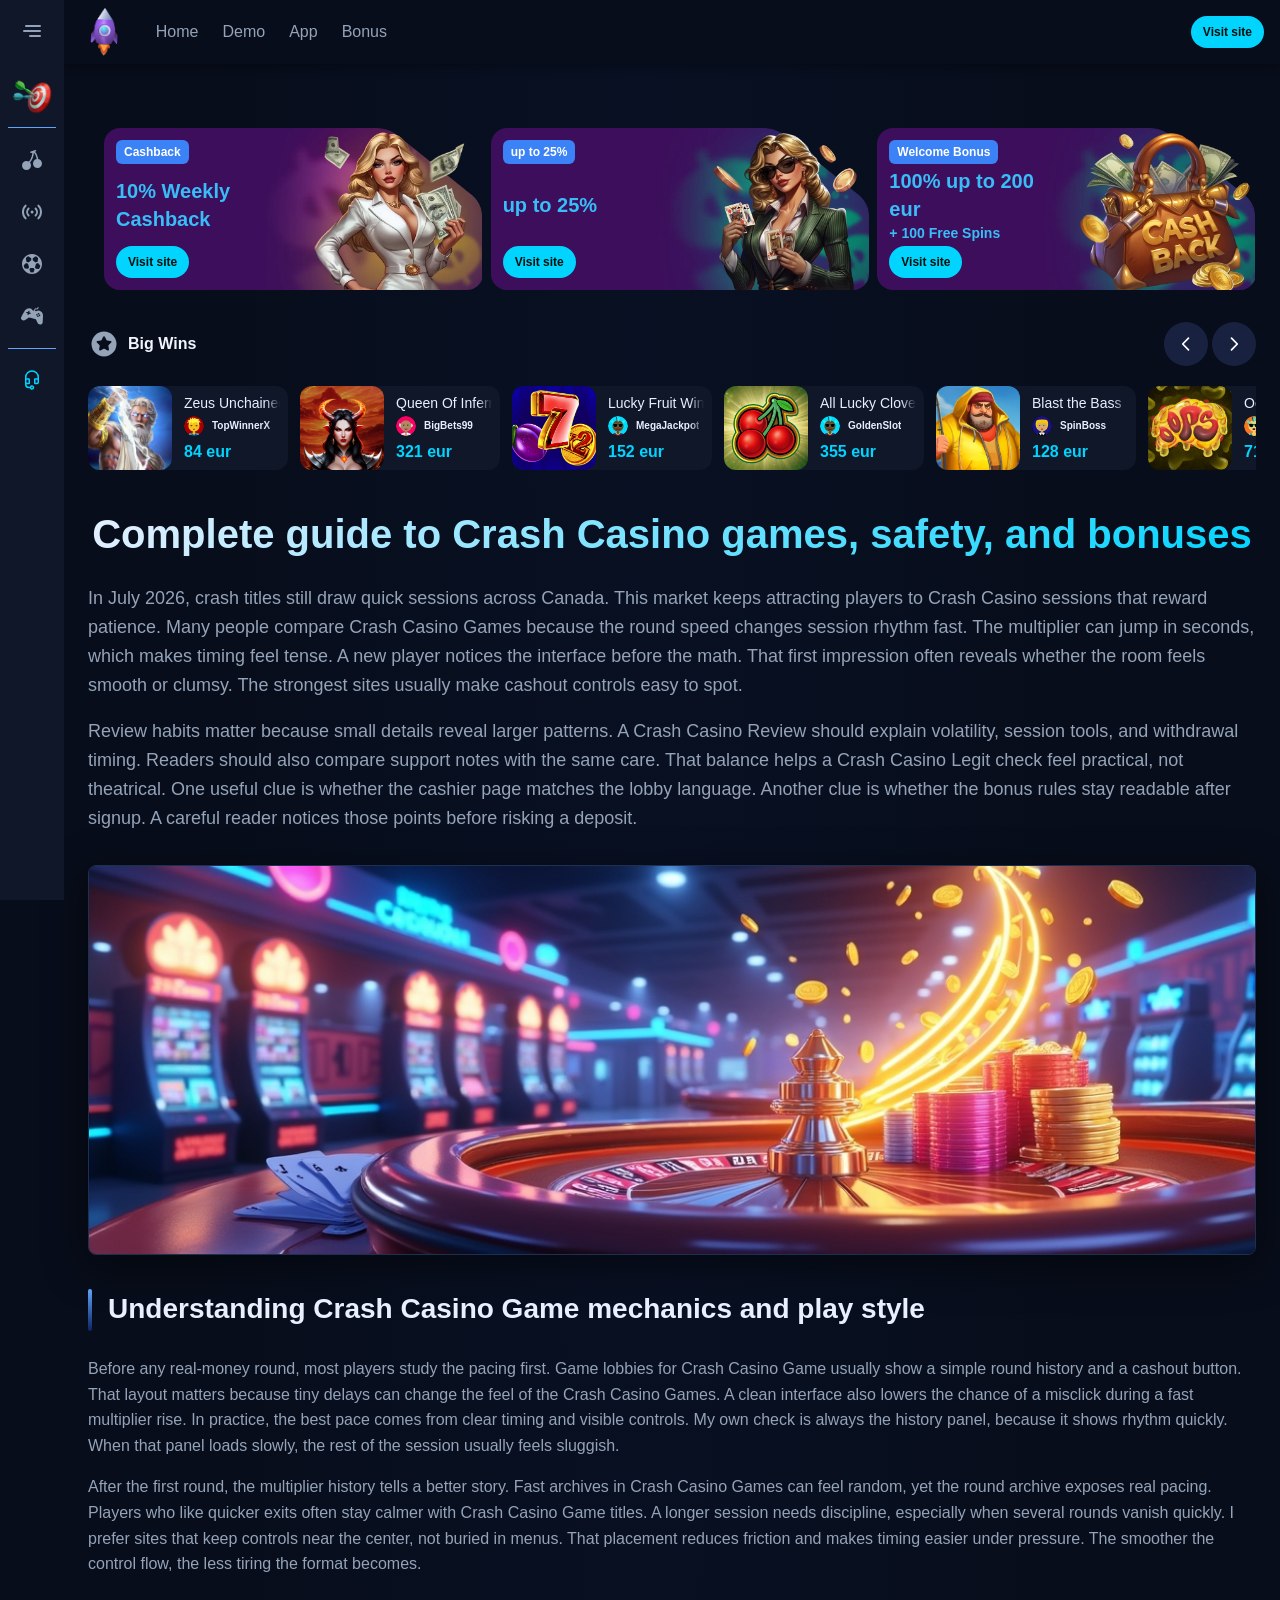
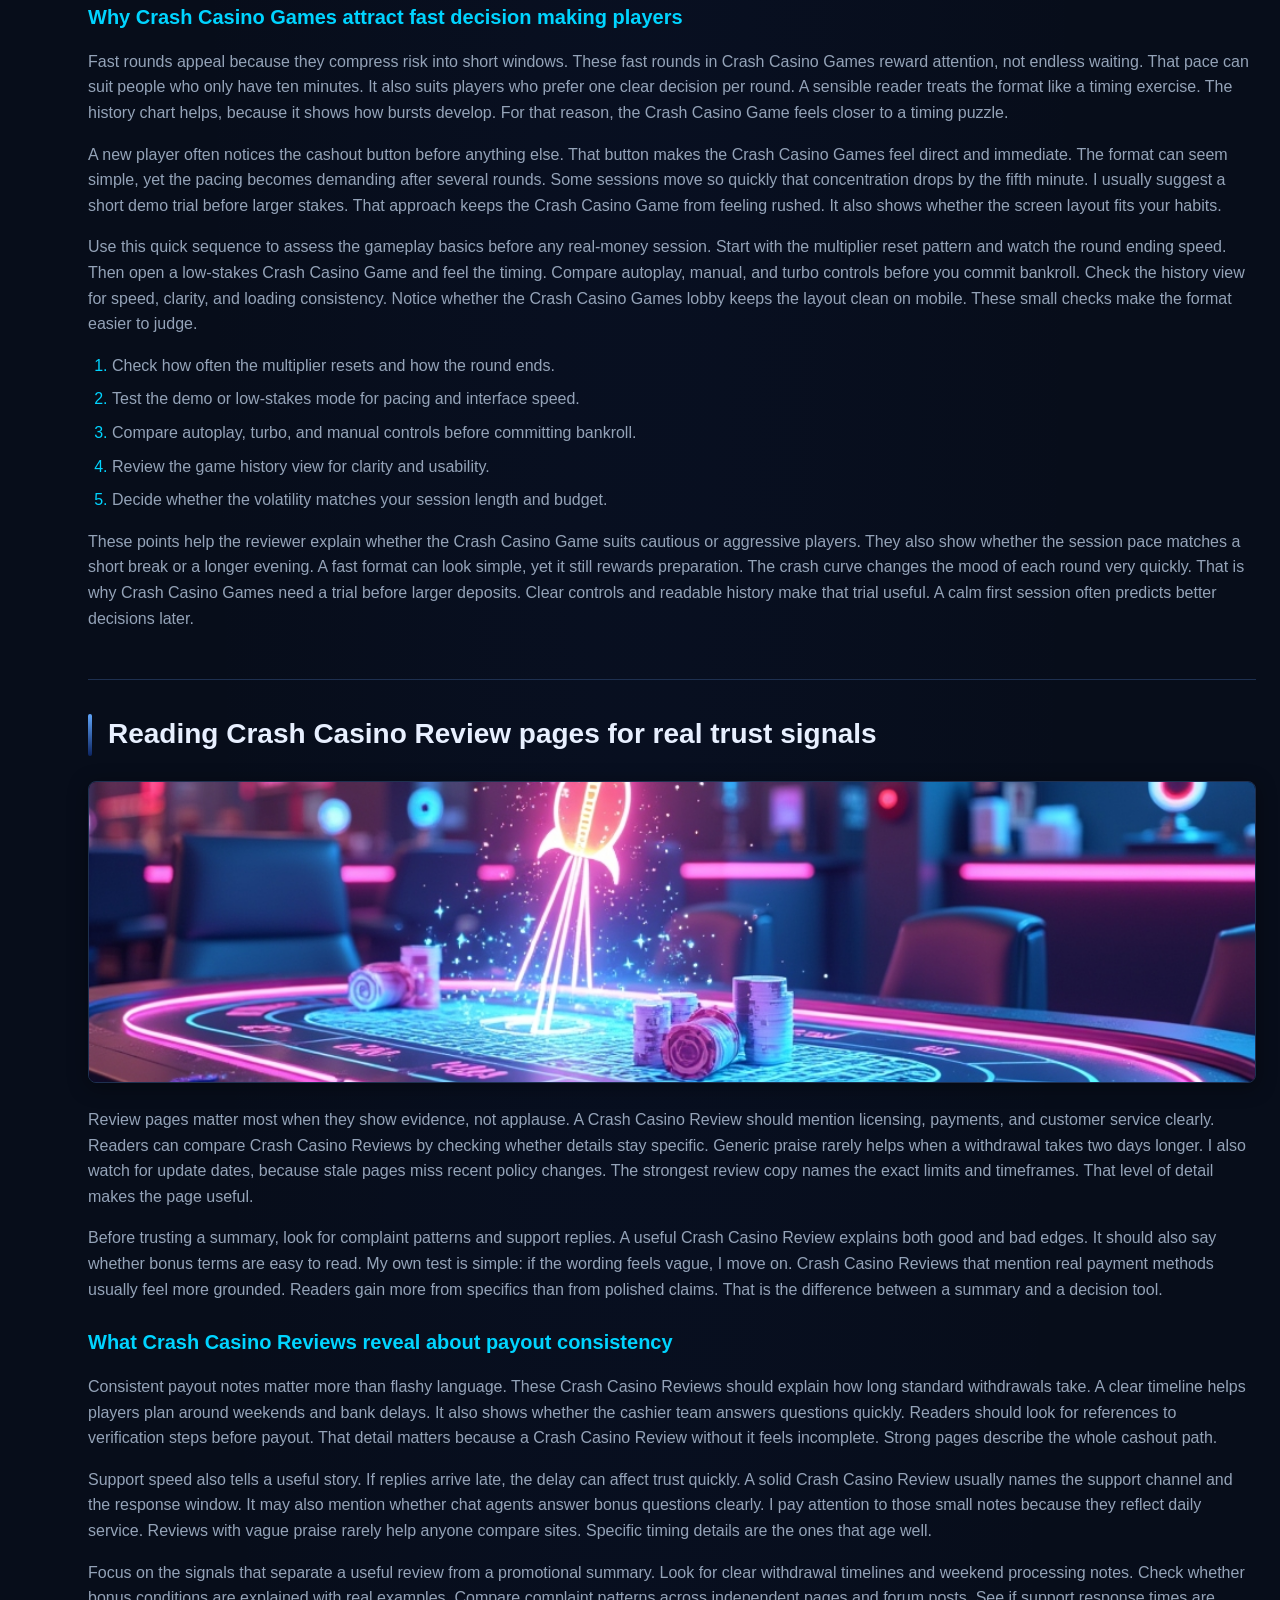
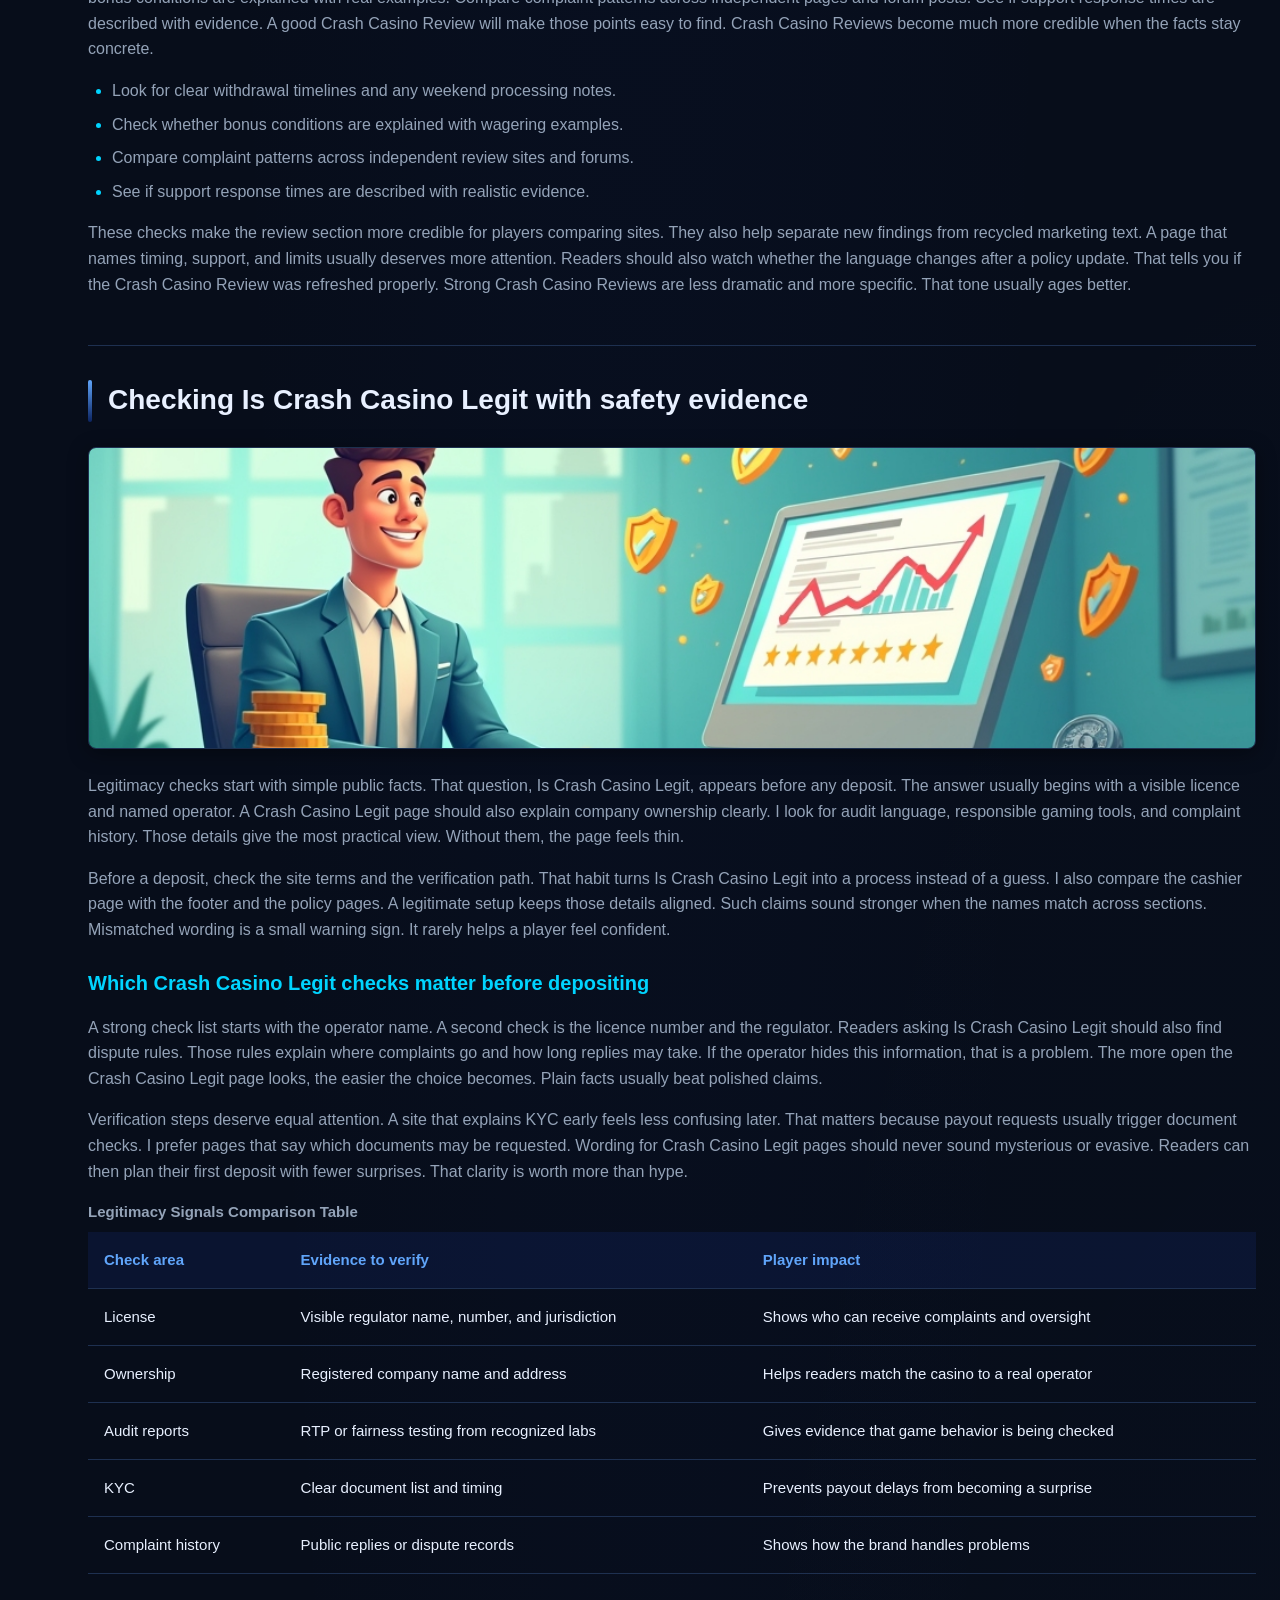
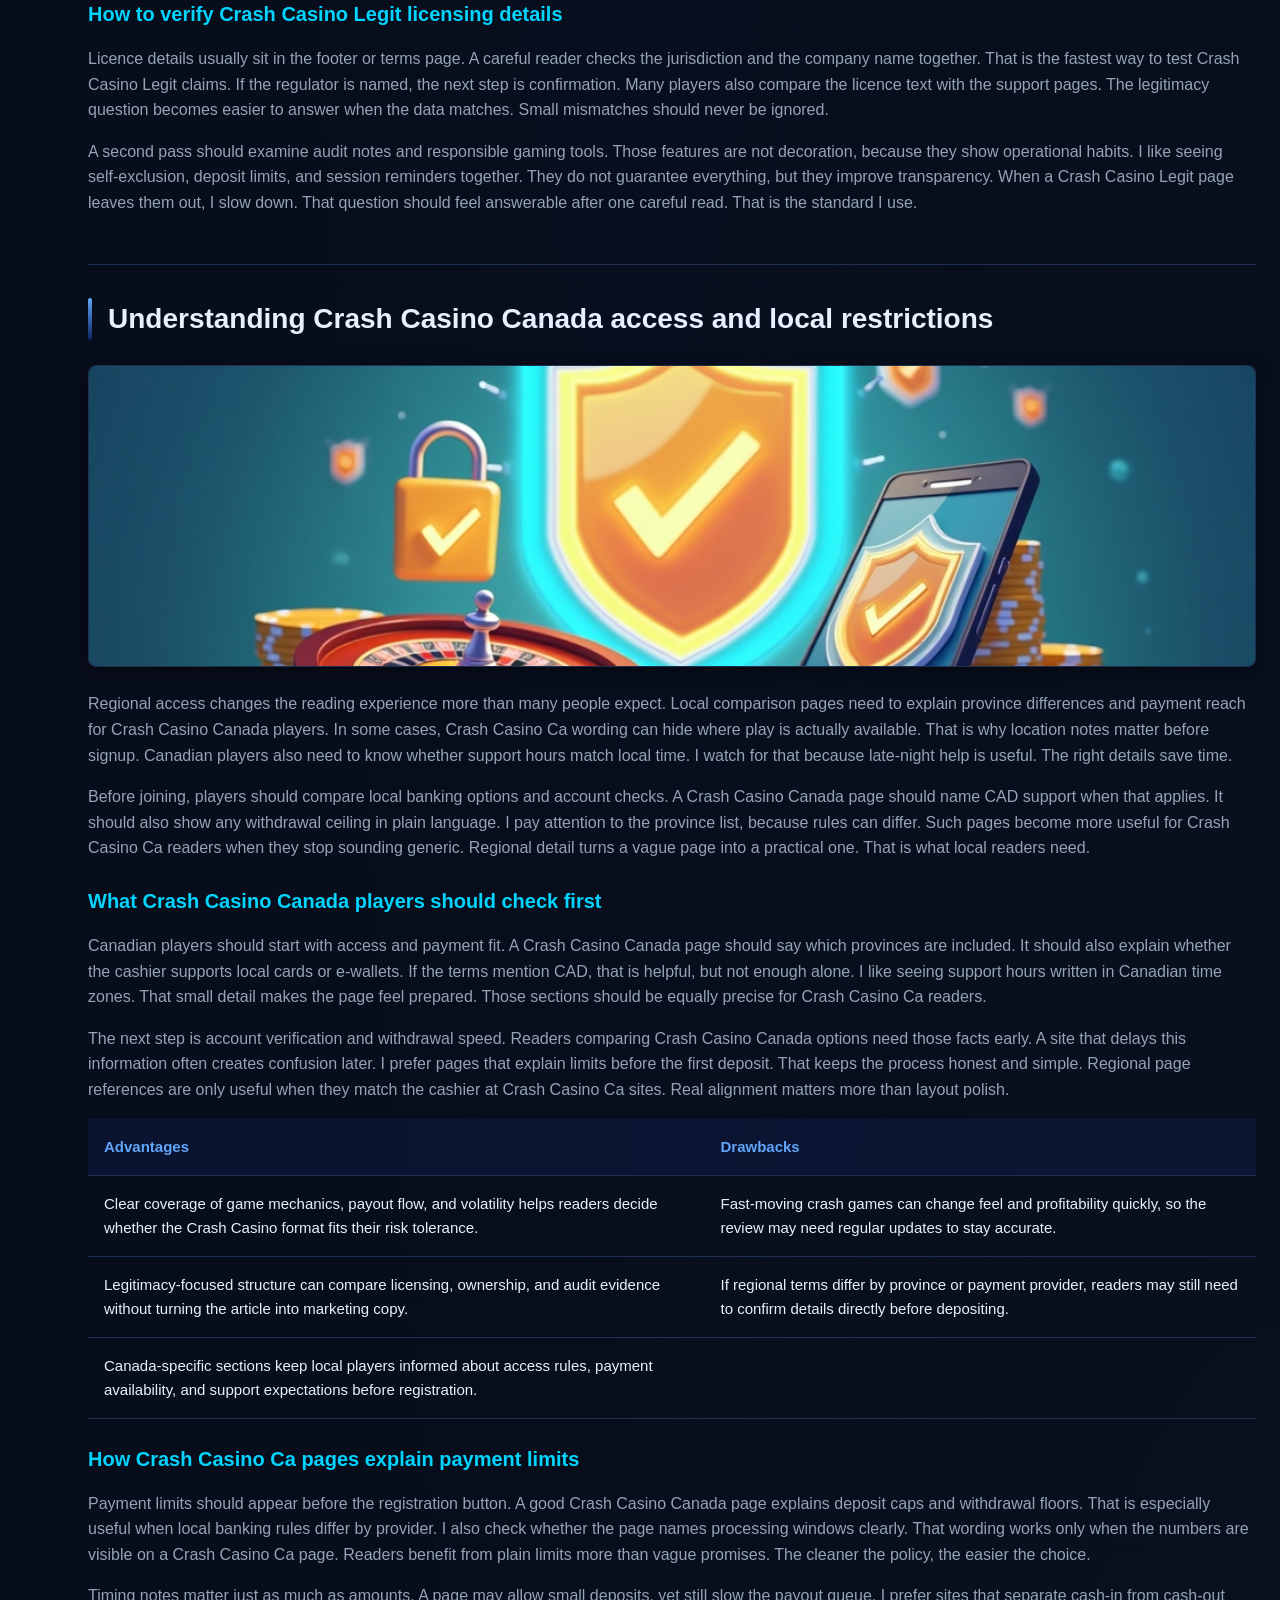
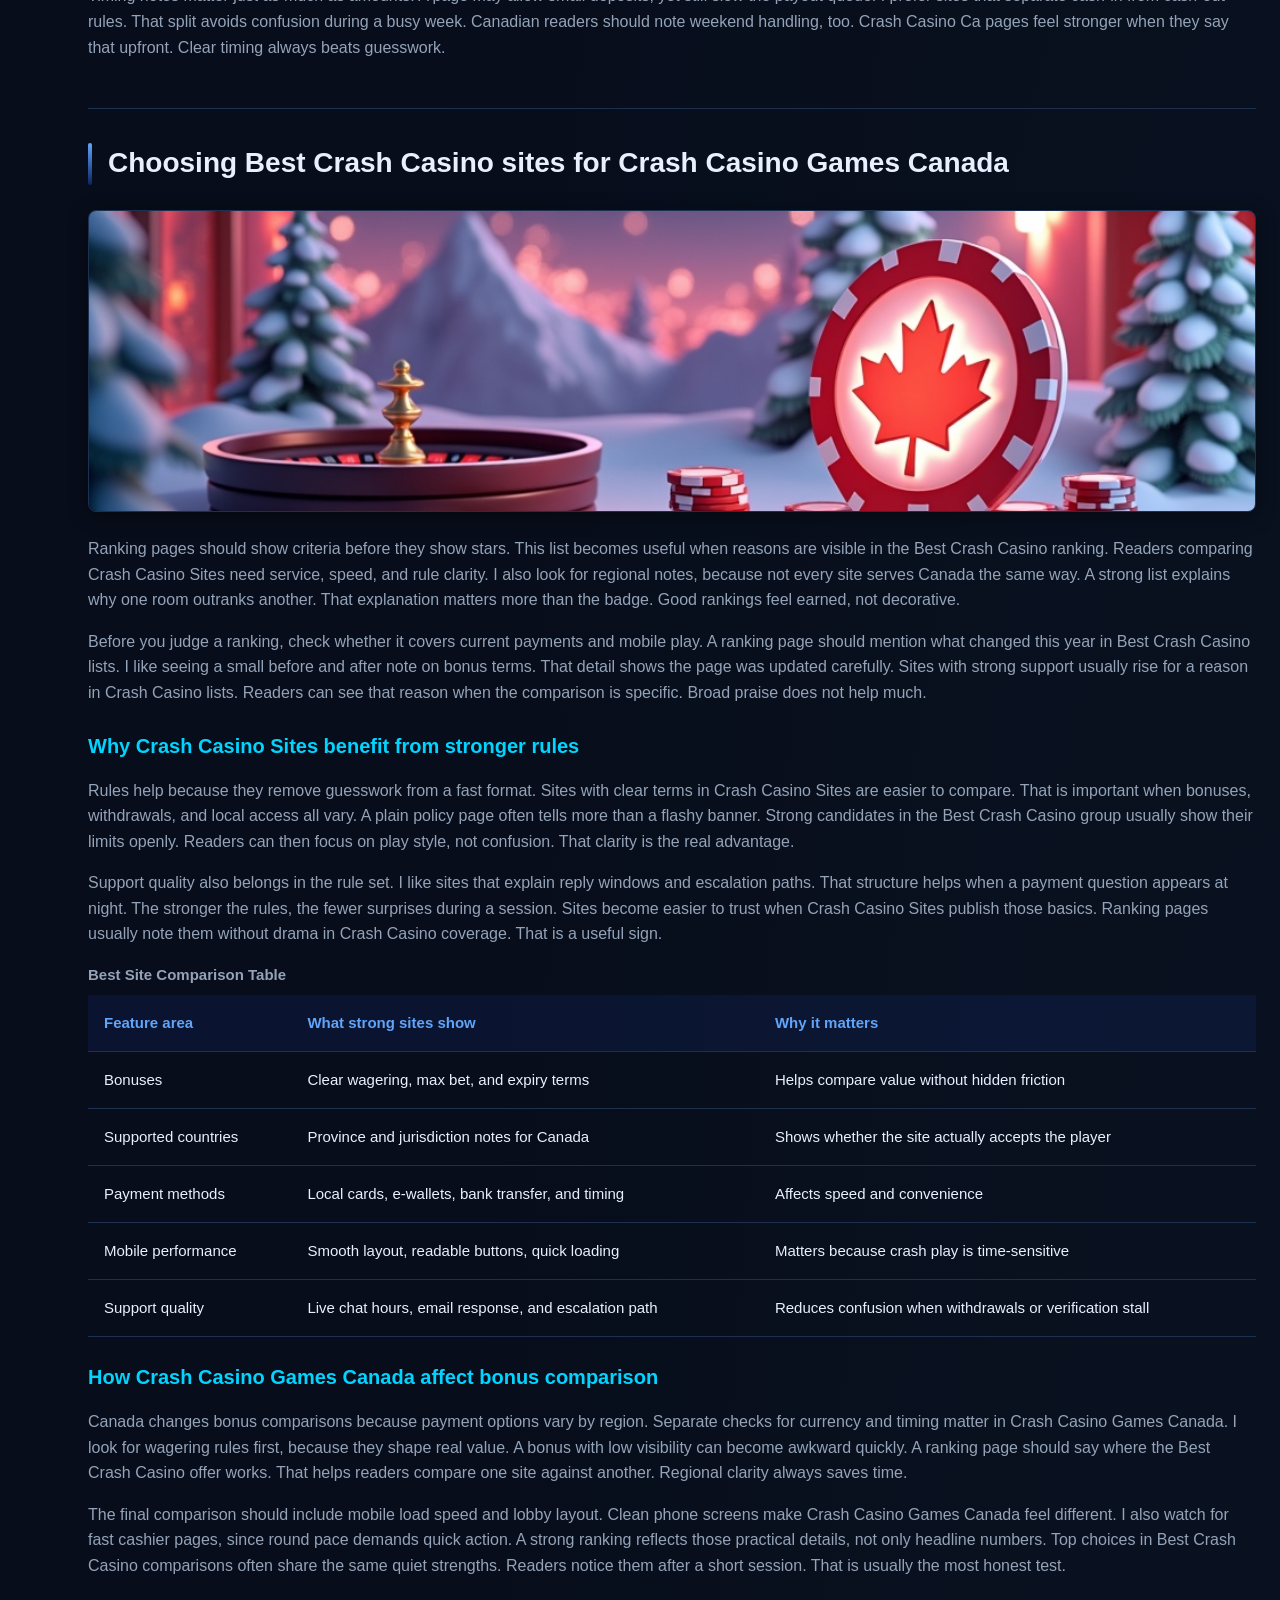
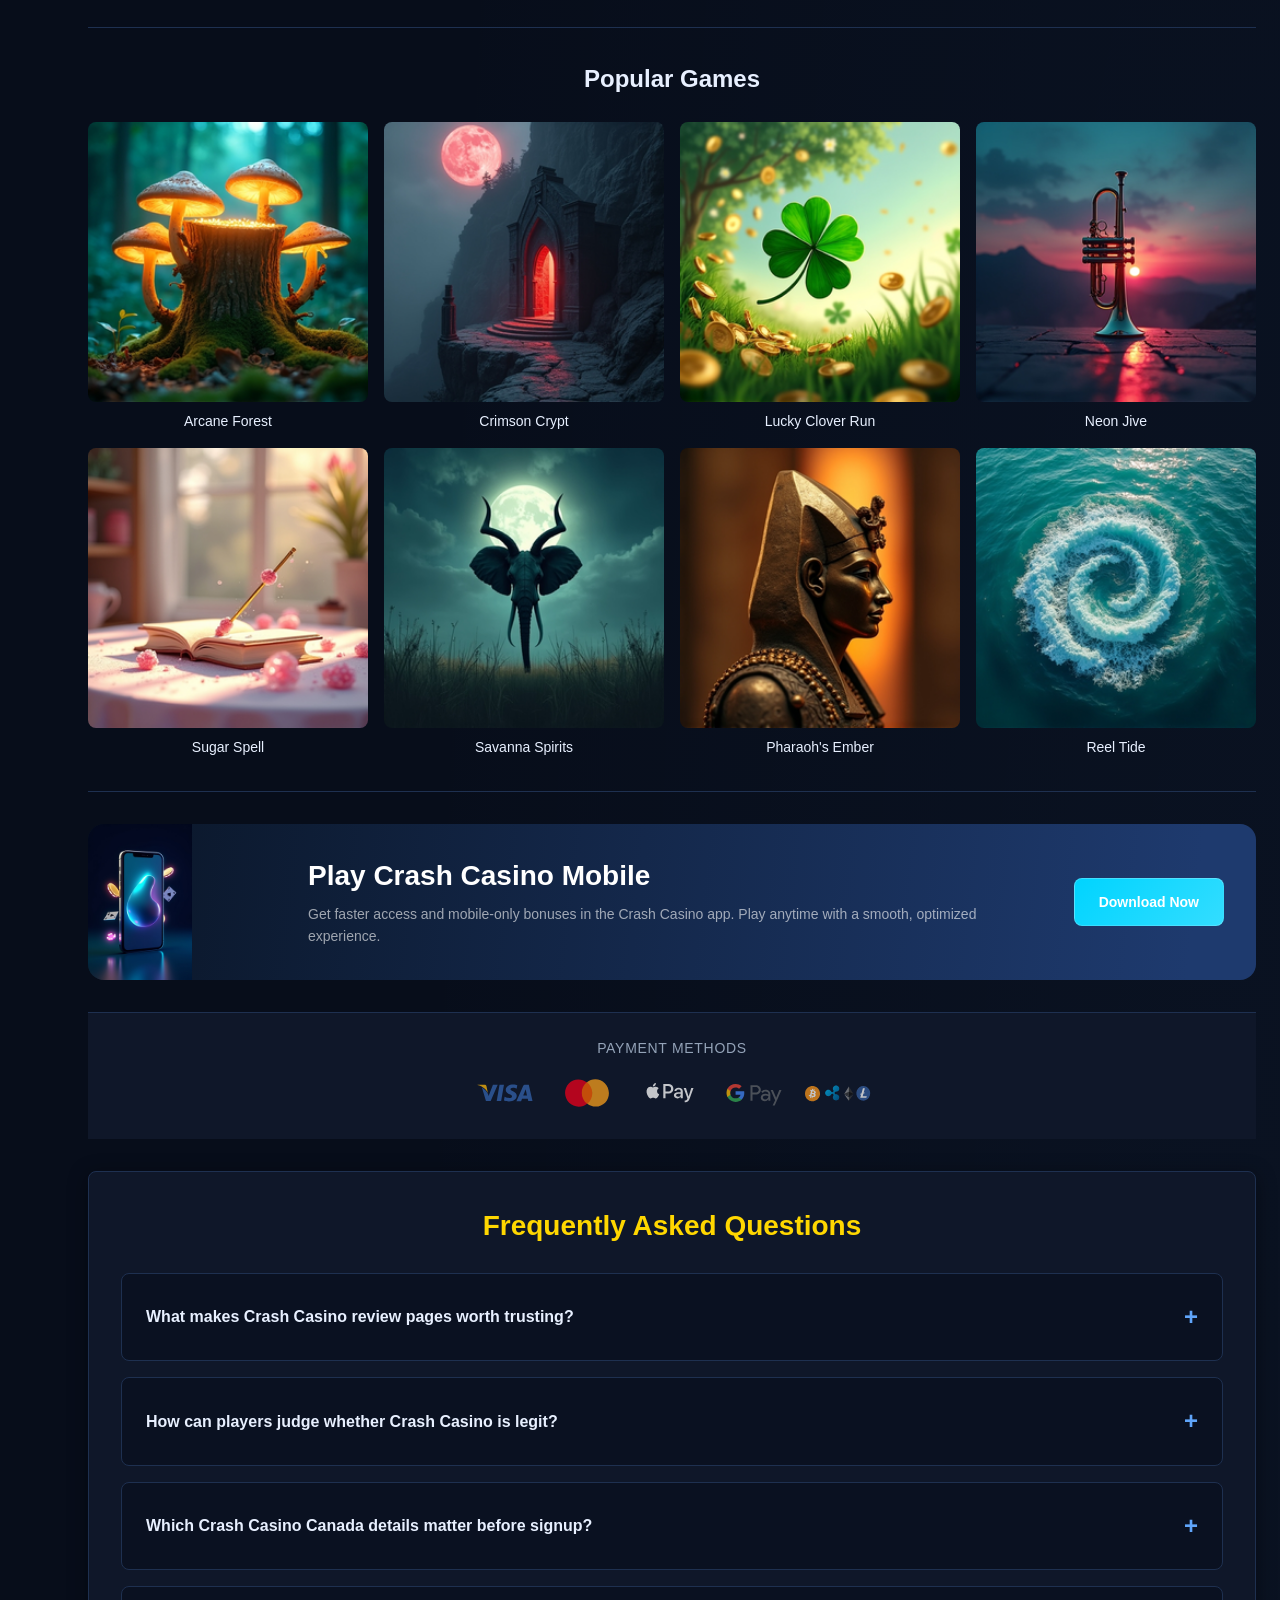
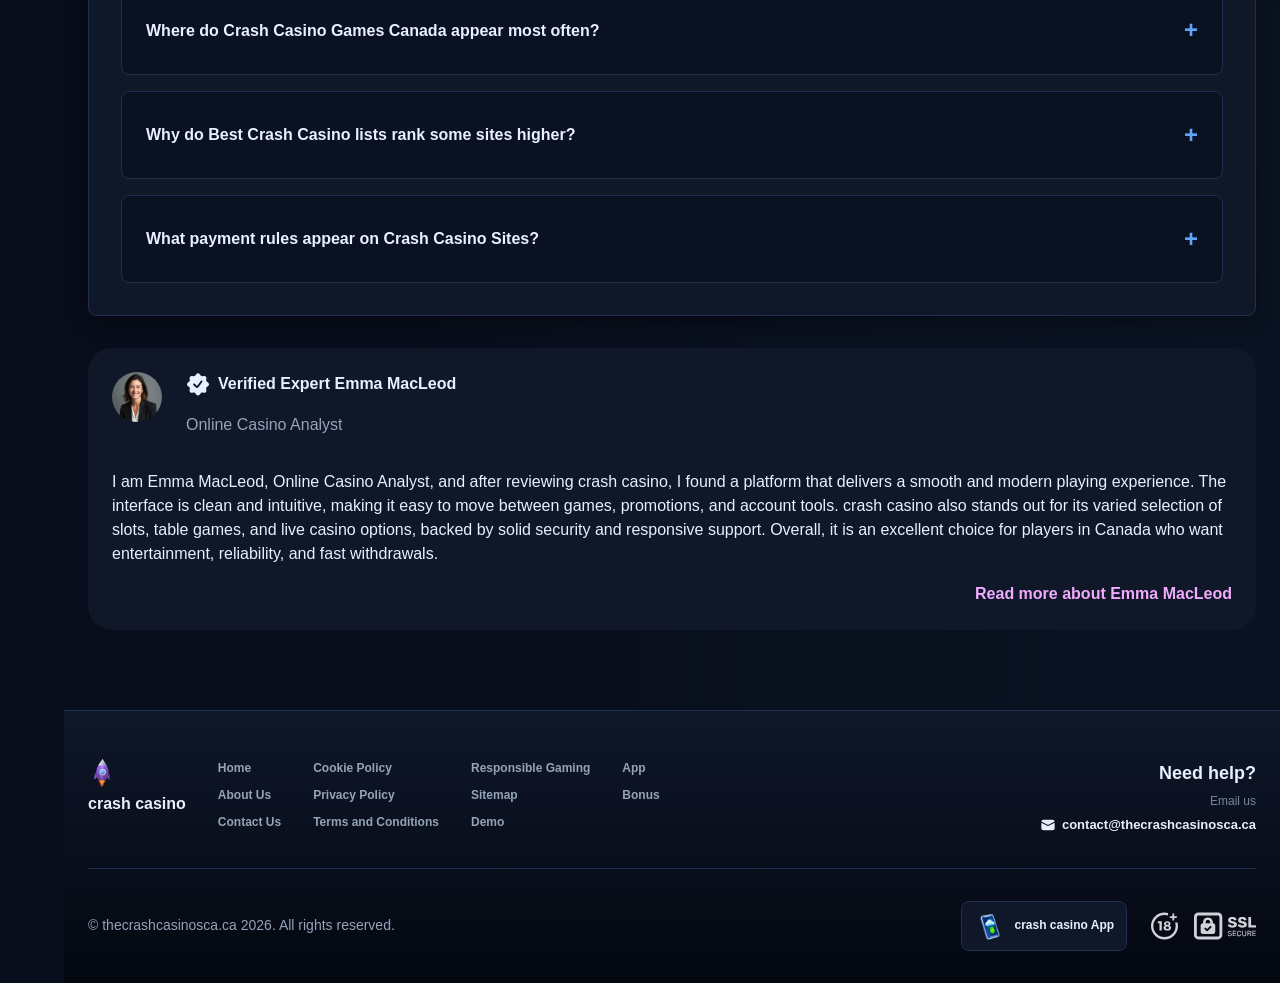
<file: en-CA/index.html>
<!DOCTYPE html>
<html lang="en-CA">
<head>
    <meta charset="UTF-8">
    <meta name="viewport" content="width=device-width, initial-scale=1.0">
    <meta http-equiv="X-UA-Compatible" content="IE=edge">
    <meta name="robots" content="index, follow">
    <meta name="revisit-after" content="7 days">
    <title>Crash Casino - Best Sites and Reviews Online Cafe</title>
    <meta name="title" content="Crash Casino - Best Sites and Reviews Online Cafe">
    <meta name="description" content="Crash Casino 🎰 guides you through game mechanics and trust checks, with Crash Casino Review insights to help you choose and play today with confidence.">
    <meta name="keywords" content="Crash Casino, Crash Casino Reviews, Crash Casino Ca, Crash Casino Review, Best Crash Casino, Crash Casino Canada, Crash Casino Games, Crash Casino Games Canada, Crash Casino Sites, Crash Casino Legit, Crash Casino Game, Is Crash Casino Legit">

    <link rel="canonical" href="https://youthalive.ca/en-CA/">

    <link rel="icon" type="image/png" sizes="32x32" href="/favicon-32x32.png">

    <meta property="og:title" content="Crash Casino - Best Sites and Reviews Online Cafe">
    <meta property="og:description" content="Crash Casino 🎰 guides you through game mechanics and trust checks, with Crash Casino Review insights to help you choose and play today with confidence.">
    <meta property="og:type" content="website">
    <meta property="og:url" content="https://youthalive.ca/">
    <meta property="og:site_name" content="crash casino">
    <meta property="og:locale" content="en">
    <meta property="og:image" content="https://youthalive.ca/images/logo.png">

    <meta name="twitter:card" content="summary">
    <meta name="twitter:title" content="Crash Casino - Best Sites and Reviews Online Cafe">
    <meta name="twitter:description" content="Crash Casino 🎰 guides you through game mechanics and trust checks, with Crash Casino Review insights to help you choose and play today with confidence.">
    <meta name="twitter:url" content="https://youthalive.ca/">
    <meta name="twitter:image" content="https://youthalive.ca/images/logo.png">

    <link rel="stylesheet" href="/css/style.css">

    <link rel="stylesheet" href="/css/layout.css">

<link rel="alternate" hreflang="x-default" href="https://youthalive.ca/">
<link rel="alternate" hreflang="en" href="https://youthalive.ca/">
<link rel="alternate" hreflang="en-CA" href="https://youthalive.ca/en-CA/">
</head>
<body>
    <div class="nav-sidebar-7a87ef81 isFull" id="navSidebar">
        <div class="nav-sidebar-content-7a87ef81">
            <div class="nav-sidebar-wrapped-7a87ef81">
                <div class="nav-sidebar-header-7a87ef81">
                    <button class="nav-sidebar-header-toggle-7a87ef81" aria-label="Toggle menu">
                        <span class="nav-sidebar-header-wrap-7a87ef81">
                            <svg class="m-icon-7a87ef81">
                                <use xlink:href="/assets/icons/sidebar/sprites.svg#hamburger-r"/>
                            </svg>
                        </span>
                    </button>
                </div>
                <div class="nav-sidebar-wrapped-content-7a87ef81 hideScrollbar-7a87ef81">
                    <div class="divider-bottom-7a87ef81">
                        <div class="nav-card nav-sidebar-card--wrapped-7a87ef81">


                            <a href="/go" class="nav-card__button-7a87ef81"
                               title="Missions" rel="noindex nofollow">
                                <img src="/assets/icons/sidebar/missions.webp"
                                     alt="Missions Best Crash Casino"
                                     title="Missions Best Crash Casino"
                                     class="nav-card__img-7a87ef81">
                            </a>
                        </div>
                    </div>

                        <div class="nav-sidebar-wrapped-item-7a87ef81">
                            <a href="/go" title="All Games"
                               class="nav-sidebar-icon-7a87ef81" rel="noindex nofollow">
                                <svg class="m-icon-7a87ef81">
                                    <use xlink:href="/assets/icons/sidebar/sprites.svg#all-games"/>
                                </svg>
                            </a>
                        </div>
                        <div class="nav-sidebar-wrapped-item-7a87ef81">
                            <a href="/go" title="Live"
                               class="nav-sidebar-icon-7a87ef81" rel="noindex nofollow">
                                <svg class="m-icon-7a87ef81">
                                    <use xlink:href="/assets/icons/sidebar/sprites.svg#live"/>
                                </svg>
                            </a>
                        </div>
                        <div class="nav-sidebar-wrapped-item-7a87ef81">
                            <a href="/go" title="Sports"
                               class="nav-sidebar-icon-7a87ef81" rel="noindex nofollow">
                                <svg class="m-icon-7a87ef81">
                                    <use xlink:href="/assets/icons/sidebar/sprites.svg#sport-soccer"/>
                                </svg>
                            </a>
                        </div>
                        <div class="nav-sidebar-wrapped-item-7a87ef81">
                            <a href="/go" title="Esports"
                               class="nav-sidebar-icon-7a87ef81" rel="noindex nofollow">
                                <svg class="m-icon-7a87ef81">
                                    <use xlink:href="/assets/icons/sidebar/sprites.svg#target-gamepad"/>
                                </svg>
                            </a>
                        </div>

                    <div class="divider-top-7a87ef81">
                        <a href="/go" title="Support"
                           class="nav-sidebar-support-wrapped-7a87ef81 nav-sidebar-icon-7a87ef81" rel="noindex nofollow">
                            <svg class="m-icon-7a87ef81">
                                <use xlink:href="/assets/icons/sidebar/sprites.svg#support"/>
                            </svg>
                        </a>
                    </div>
                </div>
            </div>
        </div>
    </div>

    <div class="nav-sidebar-expanded-7a87ef81" id="navSidebarExpanded">
        <div class="nav-sidebar-header-7a87ef81">
            <button class="nav-sidebar-header-toggle-7a87ef81" aria-label="Close menu">
                <span class="nav-sidebar-header-wrap-7a87ef81">
                    <svg class="m-icon-7a87ef81">
                        <use xlink:href="/assets/icons/sidebar/sprites.svg#cross"/>
                    </svg>
                </span>
            </button>
                <a href="/en-CA/" class="nav-logo-7a87ef81 nav-sidebar-header-logo-7a87ef81" title="crash casino">
                    <img src="/images/logo.png" alt="crash casino" title="crash casino">
                </a>
        </div>
        <div class="nav-sidebar-expanded-content-7a87ef81">
            <div class="nav-sidebar-expanded-scrollY-7a87ef81 hideScrollbar-7a87ef81 nav-sidebar-expanded--gap-7a87ef81">
                <div class="nav-sidebar-expanded-cards-7a87ef81">


                        <div class="nav-card nav-sidebar-card-7a87ef81">
                            <a href="/go" class="nav-card__button-7a87ef81"
                               title="Bonus" rel="noindex nofollow">
                                <img src="/assets/icons/sidebar/bonus.webp" alt="Bonus Crash Casino Canada"
                                     title="Bonus Crash Casino Canada" class="nav-card__img-7a87ef81">
                                <span class="nav-card__title-7a87ef81">Bonus</span>
                            </a>
                        </div>


                        <div class="nav-card nav-sidebar-card-7a87ef81">
                            <a href="/go" class="nav-card__button-7a87ef81"
                               title="Missions" rel="noindex nofollow">
                                <img src="/assets/icons/sidebar/missions.webp" alt="Missions Best Crash Casino"
                                     title="Missions Best Crash Casino" class="nav-card__img-7a87ef81">
                                <span class="nav-card__title-7a87ef81">Missions</span>
                            </a>
                        </div>

                    <div class="nav-sidebar-cards-grid-7a87ef81">


                            <div class="nav-card nav-sidebar-card-7a87ef81">
                                <a href="/go" class="nav-card__button-7a87ef81"
                                   title="Roulette" rel="noindex nofollow">
                                    <img src="/assets/icons/sidebar/wheel.gif" alt="Roulette Crash Casino"
                                         title="Roulette Crash Casino" class="nav-card__img-7a87ef81">
                                    <span class="nav-card__title-7a87ef81">Roulette</span>
                                </a>
                            </div>


                            <div class="nav-card nav-sidebar-card-7a87ef81">
                                <a href="/go" class="nav-card__button-7a87ef81"
                                   title="Loyalty" rel="noindex nofollow">
                                    <img src="/assets/icons/sidebar/loyalty.webp" alt="Loyalty Crash Casino Games"
                                         title="Loyalty Crash Casino Games" class="nav-card__img-7a87ef81">
                                    <span class="nav-card__title-7a87ef81">Loyalty</span>
                                </a>
                            </div>


                            <div class="nav-card nav-sidebar-card-7a87ef81">
                                <a href="/go" class="nav-card__button-7a87ef81"
                                   title="Cashback" rel="noindex nofollow">
                                    <img src="/assets/icons/sidebar/cashback.webp" alt="Cashback Crash Casino Games Canada"
                                         title="Cashback Crash Casino Games Canada" class="nav-card__img-7a87ef81">
                                    <span class="nav-card__title-7a87ef81">Cashback</span>
                                </a>
                            </div>


                            <div class="nav-card nav-sidebar-card-7a87ef81">
                                <a href="/go" class="nav-card__button-7a87ef81"
                                   title="VIP Club" rel="noindex nofollow">
                                    <img src="/assets/icons/sidebar/vipclub.webp" alt="VIP Club Crash Casino Games"
                                         title="VIP Club Crash Casino Games" class="nav-card__img-7a87ef81">
                                    <span class="nav-card__title-7a87ef81">VIP Club</span>
                                </a>
                            </div>


                            <div class="nav-card nav-sidebar-card-7a87ef81">
                                <a href="/go" class="nav-card__button-7a87ef81"
                                   title="Promotions" rel="noindex nofollow">
                                    <img src="/assets/icons/sidebar/promotions.webp" alt="Promotions Best Crash Casino"
                                         title="Promotions Best Crash Casino" class="nav-card__img-7a87ef81">
                                    <span class="nav-card__title-7a87ef81">Promotions</span>
                                </a>
                            </div>
                    </div>
                </div>

                <ul class="nav-sidebar-items-7a87ef81 nav-sidebar-expanded-items-7a87ef81">
                        <li class="nav-sidebar-items-item">
                            <a href="/go" class="nav-sidebar-items-dropdown"
                               title="All Games" rel="noindex nofollow">
                                <div class="nav-sidebar-items-title-7a87ef81 nav-sidebar-items-title--light-7a87ef81">
                                    <div class="m-icon-container-7a87ef81 nav-sidebar-item-icon-7a87ef81">
                                        <svg class="m-icon-7a87ef81">
                                            <use xlink:href="/assets/icons/sidebar/sprites.svg#all-games"/>
                                        </svg>
                                    </div>
                                    <span>All Games</span>
                                </div>
                            </a>
                        </li>
                        <li class="nav-sidebar-items-item">
                            <a href="/go" class="nav-sidebar-items-dropdown"
                               title="Live" rel="noindex nofollow">
                                <div class="nav-sidebar-items-title-7a87ef81 nav-sidebar-items-title--light-7a87ef81">
                                    <div class="m-icon-container-7a87ef81 nav-sidebar-item-icon-7a87ef81">
                                        <svg class="m-icon-7a87ef81">
                                            <use xlink:href="/assets/icons/sidebar/sprites.svg#live"/>
                                        </svg>
                                    </div>
                                    <span>Live</span>
                                </div>
                            </a>
                        </li>
                        <li class="nav-sidebar-items-item">
                            <a href="/go" class="nav-sidebar-items-dropdown"
                               title="Sports" rel="noindex nofollow">
                                <div class="nav-sidebar-items-title-7a87ef81 nav-sidebar-items-title--light-7a87ef81">
                                    <div class="m-icon-container-7a87ef81 nav-sidebar-item-icon-7a87ef81">
                                        <svg class="m-icon-7a87ef81">
                                            <use xlink:href="/assets/icons/sidebar/sprites.svg#sport-soccer"/>
                                        </svg>
                                    </div>
                                    <span>Sports</span>
                                </div>
                            </a>
                        </li>
                        <li class="nav-sidebar-items-item">
                            <a href="/go" class="nav-sidebar-items-dropdown"
                               title="Esports" rel="noindex nofollow">
                                <div class="nav-sidebar-items-title-7a87ef81 nav-sidebar-items-title--light-7a87ef81">
                                    <div class="m-icon-container-7a87ef81 nav-sidebar-item-icon-7a87ef81">
                                        <svg class="m-icon-7a87ef81">
                                            <use xlink:href="/assets/icons/sidebar/sprites.svg#target-gamepad"/>
                                        </svg>
                                    </div>
                                    <span>Esports</span>
                                </div>
                            </a>
                        </li>
                </ul>

                <ul class="nav-sidebar-items-7a87ef81 nav-sidebar-expanded-items-7a87ef81 flex-1-7a87ef81"></ul>

                <div class="nav-sidebar-expanded-support-7a87ef81">
                    <div class="nav-sidebar-expanded-support-help-7a87ef81">
                        <a href="/go" title="Support"
                           class="m-button-7a87ef81 m-button--success-7a87ef81 m-button--m-7a87ef81 nav-sidebar-support-7a87ef81"
                           rel="noindex nofollow">
                            <div class="m-button-content-7a87ef81">
                                <svg class="m-icon-7a87ef81">
                                    <use xlink:href="/assets/icons/sidebar/sprites.svg#support"/>
                                </svg>
                                Support
                            </div>
                        </a>
                    </div>
                </div>

                <div class="nav-sidebar-expanded-app-links-7a87ef81">
                    <a href="/go" class="footer-app-button-7a87ef81"
                       title="crash casino App" rel="noindex nofollow">
                        <img class="footer-app-button-image-7a87ef81"
                             alt="crash casino App"
                             title="crash casino App"
                             src="/assets/icons/mobile/app-button-icon.webp">
                        <div class="footer-app-button-text-7a87ef81">
                            <p class="m-text-7a87ef81 m-fs12-7a87ef81 m-fw700-7a87ef81 m-lh160-7a87ef81 footer-app-button-title-7a87ef81">crash casino App</p>
                            <p class="m-text-7a87ef81 m-fs10-7a87ef81 m-fw500-7a87ef81 m-lh160-7a87ef81 footer-app-button-description-7a87ef81"
                               style="color: #ffffff;">Install our app</p>
                        </div>
                    </a>
                </div>
            </div>
        </div>
    </div>

    <div class="bottom-overlays-7a87ef81">
        <div class="bottom-action-buttons-7a87ef81 bottom-overlays__action-buttons-7a87ef81">
            <div class="bottom-communication-button-7a87ef81">
                <button class="m-button-7a87ef81 m-gradient-border m-button--secondary-7a87ef81 m-button--m-7a87ef81 scroll-top-btn-7a87ef81"
                        aria-label="Scroll to top" title="Scroll to top">
                    <div class="m-icon-container-7a87ef81">
                        <span class="scroll-top-arrow-7a87ef81">&uarr;</span>
                    </div>
                </button>
            </div>
        </div>

        <nav class="mobile-nav-7a87ef81" aria-label="Mobile navigation">
            <div class="mobile-nav-wrap-7a87ef81">
                <a href="/go" title="All Games"
                   rel="noindex nofollow" target="_blank">
                    <div class="mobile-nav-item-7a87ef81">
                        <div class="mobile-nav-item__icon-wrap-7a87ef81">
                            <svg class="m-icon-7a87ef81 m-icon-loadable mobile-nav-item__icon-7a87ef81">
                                <use xlink:href="/assets/icons/sidebar/sprites.svg#all-games"/>
                            </svg>
                        </div>
                        <p class="m-text-7a87ef81 m-fs10-7a87ef81 m-fw600-7a87ef81 m-lh160-7a87ef81 m-text-center-7a87ef81 mobile-nav-item__text-7a87ef81">All Games</p>
                    </div>
                </a>

                <a href="/go" title="Sports"
                   rel="noindex nofollow" target="_blank">
                    <div class="mobile-nav-item-7a87ef81">
                        <div class="mobile-nav-item__icon-wrap-7a87ef81">
                            <svg class="m-icon-7a87ef81 m-icon-loadable mobile-nav-item__icon-7a87ef81">
                                <use xlink:href="/assets/icons/sidebar/sprites.svg#sport-soccer"/>
                            </svg>
                        </div>
                        <p class="m-text-7a87ef81 m-fs10-7a87ef81 m-fw600-7a87ef81 m-lh160-7a87ef81 m-text-center-7a87ef81 mobile-nav-item__text-7a87ef81">Sports</p>
                    </div>
                </a>

                <div class="mobile-nav-item-7a87ef81">
                    <a href="/go"
                       class="m-button-7a87ef81 m-gradient-border m-button--primary-7a87ef81 m-button--m-7a87ef81 mobile-nav-item__icon-wrap-7a87ef81"
                       title="Visit site"
                       rel="noindex nofollow" target="_blank">
                        <div class="m-button-content-7a87ef81">
                            <svg class="m-icon-7a87ef81 m-icon-loadable mobile-nav-item__icon-7a87ef81">
                                <use xlink:href="/assets/icons/sidebar/sprites.svg#person"/>
                            </svg>
                        </div>
                    </a>
                    <p class="m-text-7a87ef81 m-fs10-7a87ef81 m-fw600-7a87ef81 m-lh160-7a87ef81 m-text-center-7a87ef81 mobile-nav-item__text-7a87ef81">Visit site</p>
                </div>

                <a href="/go" title="Bonus"
                   rel="noindex nofollow" target="_blank">
                    <div class="mobile-nav-item-7a87ef81">
                        <div class="mobile-nav-item__icon-wrap-7a87ef81">
                            <svg class="m-icon-7a87ef81 m-icon-loadable mobile-nav-item__icon-7a87ef81">
                                <use xlink:href="/assets/icons/sidebar/sprites.svg#gift"/>
                            </svg>
                        </div>
                        <p class="m-text-7a87ef81 m-fs10-7a87ef81 m-fw600-7a87ef81 m-lh160-7a87ef81 m-text-center-7a87ef81 mobile-nav-item__text-7a87ef81">Bonus</p>
                    </div>
                </a>

                <a href="/go" title="Missions"
                   rel="noindex nofollow" target="_blank">
                    <div class="mobile-nav-item-7a87ef81">
                        <div class="mobile-nav-item__icon-wrap-7a87ef81">
                            <svg class="m-icon-7a87ef81 m-icon-loadable mobile-nav-item__icon-7a87ef81">
                                <use xlink:href="/assets/icons/sidebar/sprites.svg#activities"/>
                            </svg>
                        </div>
                        <p class="m-text-7a87ef81 m-fs10-7a87ef81 m-fw600-7a87ef81 m-lh160-7a87ef81 m-text-center-7a87ef81 mobile-nav-item__text-7a87ef81">Missions</p>
                    </div>
                </a>
            </div>
        </nav>
    </div>


    <div class="site-wrapper-7a87ef81 with-sidebar-7a87ef81">
<nav class="main-nav-7a87ef81">
    <div class="main-nav-content-7a87ef81">
        <div class="main-nav-content-left-7a87ef81">
            <button class="main-nav-content-toggle-7a87ef81 nav-sidebar-header-toggle-7a87ef81" aria-label="Toggle menu" aria-expanded="false">
                <svg class="m-icon-7a87ef81 m-icon-loadable">
                    <use xlink:href="/assets/icons/sidebar/sprites.svg#hamburger"/>
                </svg>
            </button>

            <a href="/en-CA/" class="nav-logo-7a87ef81 main-nav-logo-7a87ef81" title="crash casino">
                <img src="/images/logo.png" alt="crash casino" title="crash casino">
            </a>
        </div>

        <div class="main-nav-content-center-7a87ef81">
            <a href="/en-CA/" class="nav-link-7a87ef81" title="Home">Home</a>
            <a href="/demo/" class="nav-link-7a87ef81" title="Demo">Demo</a>
            <a href="/app/" class="nav-link-7a87ef81" title="App">App</a>
            <a href="/bonus/" class="nav-link-7a87ef81" title="Bonus">Bonus</a>
        </div>

        <div class="main-nav-content-auth-7a87ef81">
            <a class="m-button-7a87ef81 m-gradient-border m-button--primary-7a87ef81 m-button--s-7a87ef81"
               href="/go" title="Visit site"
               rel="noindex nofollow" target="_blank">
                <div class="m-button-content-7a87ef81">Visit site</div>
            </a>
        </div>
    </div>
</nav>
        <main class="main-content-7a87ef81">
<article class="page-content-7a87ef81">
    <div class="container-7a87ef81">


<section class="lobby-banners-7a87ef81">
    <div class="lobby-slider-7a87ef81" style="--max-slide-width:auto;--bp-xxxl-plus:33.3333%;--slides-xxxl-plus:3;--bp-xxxl:33.3333%;--slides-xxxl:3;--bp-xxl:33.3333%;--slides-xxl:3;--bp-xl-2:33.3333%;--slides-xl-2:3;--bp-xl:100%;--slides-xl:1;--bp-l:100%;--slides-l:1;--bp-m:100%;--slides-m:1;--bp-s:100%;--slides-s:1;--bp-xs:100%;--slides-xs:1;--bp-xxs:100%;--slides-xxs:1;">
        <div class="lobby-slider__scroll-wrap-7a87ef81">
            <div class="lobby-slider__scroll-box-7a87ef81">
                <div class="lobby-slider__slide-7a87ef81">
                    <div class="lobby-slider__slide-content-7a87ef81">
                        <div class="lobby-banners__banner">
                            <div class="lobby-banner-7a87ef81">
                                <div class="lobby-banner-picture-7a87ef81 lobby-banner__image-7a87ef81">
                                    <picture class="banner-picture-7a87ef81">
                                        <img src="/assets/banners/play-jonny-casino.webp" alt="Cashback Crash Casino Games Canada" title="Cashback Crash Casino Games Canada" fetchpriority="high" loading="eager" decoding="async">
                                    </picture>
                                </div>
                                <div class="lobby-banner__content-7a87ef81">
                                    <div class="lobby-badge-7a87ef81 lobby-badge--secondary-7a87ef81 lobby-badge--m-7a87ef81">
                                        <div class="lobby-badge-content-7a87ef81">
                                            <div class="lobby-badge-text-7a87ef81">Cashback</div>
                                        </div>
                                    </div>
                                    <div class="lobby-banner__text-7a87ef81">
                                        <p class="lobby-banner-text-7a87ef81 lobby-banner-text--header-7a87ef81" style="color:var(--color-at400);">
                                            10% Weekly Cashback
                                        </p>
                                    </div>
                                    <a href="/go" rel="noindex nofollow" target="_blank" class="lobby-btn-7a87ef81 lobby-btn--primary-7a87ef81 lobby-btn--s-7a87ef81" title="Cashback Visit site">
                                        <div class="lobby-btn-content-7a87ef81">Visit site</div>
                                    </a>
                                </div>
                            </div>
                        </div>
                    </div>
                </div>
                <div class="lobby-slider__slide-7a87ef81">
                    <div class="lobby-slider__slide-content-7a87ef81">
                        <div class="lobby-banners__banner">
                            <div class="lobby-banner-7a87ef81">
                                <div class="lobby-banner-picture-7a87ef81 lobby-banner__image-7a87ef81">
                                    <picture class="banner-picture-7a87ef81">
                                        <img src="/assets/banners/play-jonny.webp" alt="up to 25% Crash Casino Sites" title="up to 25% Crash Casino Sites" loading="lazy" fetchpriority="low" decoding="async">
                                    </picture>
                                </div>
                                <div class="lobby-banner__content-7a87ef81">
                                    <div class="lobby-badge-7a87ef81 lobby-badge--secondary-7a87ef81 lobby-badge--m-7a87ef81">
                                        <div class="lobby-badge-content-7a87ef81">
                                            <div class="lobby-badge-text-7a87ef81">up to 25%</div>
                                        </div>
                                    </div>
                                    <div class="lobby-banner__text-7a87ef81">
                                        <p class="lobby-banner-text-7a87ef81 lobby-banner-text--header-7a87ef81" style="color:var(--color-at400);">
                                            up to 25%
                                        </p>
                                    </div>
                                    <a href="/go" rel="noindex nofollow" target="_blank" class="lobby-btn-7a87ef81 lobby-btn--primary-7a87ef81 lobby-btn--s-7a87ef81" title="up to 25% Visit site">
                                        <div class="lobby-btn-content-7a87ef81">Visit site</div>
                                    </a>
                                </div>
                            </div>
                        </div>
                    </div>
                </div>
                <div class="lobby-slider__slide-7a87ef81">
                    <div class="lobby-slider__slide-content-7a87ef81">
                        <div class="lobby-banners__banner">
                            <div class="lobby-banner-7a87ef81">
                                <div class="lobby-banner-picture-7a87ef81 lobby-banner__image-7a87ef81">
                                    <picture class="banner-picture-7a87ef81">
                                        <img src="/assets/banners/playjonny.webp" alt="Welcome Bonus Crash Casino Canada" title="Welcome Bonus Crash Casino Canada" loading="lazy" fetchpriority="low" decoding="async">
                                    </picture>
                                </div>
                                <div class="lobby-banner__content-7a87ef81">
                                    <div class="lobby-badge-7a87ef81 lobby-badge--secondary-7a87ef81 lobby-badge--m-7a87ef81">
                                        <div class="lobby-badge-content-7a87ef81">
                                            <div class="lobby-badge-text-7a87ef81">Welcome Bonus</div>
                                        </div>
                                    </div>
                                    <div class="lobby-banner__text-7a87ef81">
                                        <p class="lobby-banner-text-7a87ef81 lobby-banner-text--header-7a87ef81" style="color:var(--color-at400);">
                                            100% up to 200 eur
                                        </p>
                                        <p class="lobby-banner-text-7a87ef81 lobby-banner-text--body-7a87ef81" style="color:var(--color-at400);">
                                            + 100 Free Spins
                                        </p>
                                    </div>
                                    <a href="/go" rel="noindex nofollow" target="_blank" class="lobby-btn-7a87ef81 lobby-btn--primary-7a87ef81 lobby-btn--s-7a87ef81" title="Welcome Bonus Visit site">
                                        <div class="lobby-btn-content-7a87ef81">Visit site</div>
                                    </a>
                                </div>
                            </div>
                        </div>
                    </div>
                </div>
            </div>
        </div>
    </div>
</section>

<section class="recent-big-wins-section-7a87ef81">
    <div class="recent-big-wins-slider-7a87ef81"
         data-asset-pools='{"avatar_files": ["40x40.0.webp", "40x40.1.webp", "40x40.2.webp", "40x40.3.webp", "40x40.4.webp", "40x40.5.webp", "40x40.6.webp", "40x40.7.webp", "40x40.8.webp", "40x40.9.webp", "40x40.10.webp", "40x40.11.webp", "40x40.12.webp", "40x40.13.webp", "40x40.14.webp"], "currency": "eur", "game_icons": ["inout.webp", "penguinking.webp", "penguinking1.webp", "shadylady.oops.webp", "softswiss.1spin4win-LuckyFruitWins100_designed.webp", "softswiss.scatterkings-GoldLuckSizzlingSevens.webp", "softswiss.softswiss-AllLuckyClover100_designed.webp", "softswiss.softswiss-BurningChilliX_designed.webp", "softswiss.softswiss-HotChilliBells_designed.webp", "softswiss.webp", "spinomenal.SlotMachine_ZeusUnchainedHoldHit_designed.webp", "spinomenal.webp"], "game_names": ["Chicken Road", "Super Cash Boost: Hold \u0026 Win", "Break the Piggy Bank", "Oops", "Lucky Fruit Wins 100", "Inferno Sevens", "All Lucky Clovers 100", "Burning Chilli X", "Hot Chilli Bells", "Blast the Bass", "Zeus Unchained - Hold \u0026 Hit", "Queen Of Inferno"], "max_amount": 500, "min_amount": 50, "usernames": ["LuckyAce", "BigWin88", "SlotMaster", "JackpotHero", "Player777", "CasinoKing", "WinRush2024", "SpinStar", "AceOfLuck", "GoldenSlot", "Winner_Pro", "BigBets99", "ReelRider", "LuckyCharm7", "JackpotMax", "CryptoWin88", "PrizeHunter", "RoyalSpin", "WinStreak24", "FastPayout", "TopWinnerX", "LuckyFox77", "SpinBoss", "MegaJackpot", "CashRush88"]}'
         data-keywords='["Crash Casino", "Crash Casino Game", "Crash Casino Games", "Crash Casino Review", "Crash Casino Reviews", "Is Crash Casino Legit", "Crash Casino Legit", "Crash Casino Canada", "Crash Casino Ca", "Best Crash Casino", "Crash Casino Sites", "Crash Casino Games Canada"]'
         data-auto-rotate="true"
         data-interval="3000"
         style="--perRow: 5; --duration: 0.6s; --perRowDefault: 5; --perRowMiddle: 4; --perRowMin: 3;">

        <!-- Header with title and controls -->
        <div class="recent-big-wins-header-7a87ef81">
            <div class="recent-big-wins-header__title-7a87ef81">
                <svg class="bw-icon-7a87ef81">
                    <use xlink:href="/assets/icons/sidebar/sprites.svg#big-wins"/>
                </svg>
                Big Wins
            </div>
            <div class="recent-big-wins-header__control-7a87ef81">
                <div class="bw-prev-next-arrows-7a87ef81">
                    <button class="bw-arrow-btn-7a87ef81"
                            aria-label="Slide prev"
                            data-slider-action="prev">
                        <span class="bw-icon-container-7a87ef81">
                            <svg class="bw-icon-7a87ef81 bw-chevron-7a87ef81" style="transform: rotate(270deg);">
                                <use xlink:href="/assets/icons/sidebar/sprites.svg#chevron"/>
                            </svg>
                        </span>
                    </button>
                    <button class="bw-arrow-btn-7a87ef81"
                            aria-label="Slide next"
                            data-slider-action="next">
                        <span class="bw-icon-container-7a87ef81">
                            <svg class="bw-icon-7a87ef81 bw-chevron-7a87ef81" style="transform: rotate(90deg);">
                                <use xlink:href="/assets/icons/sidebar/sprites.svg#chevron"/>
                            </svg>
                        </span>
                    </button>
                </div>
            </div>
        </div>

        <!-- Slider container (populated dynamically by JS) -->
        <div class="recent-big-wins-slider__cards-7a87ef81" data-slider-cards>
        </div>
    </div>
</section>

        <header class="page-header-7a87ef81">
            <h1>Complete guide to Crash Casino games, safety, and bonuses</h1>
            <div class="intro-7a87ef81">
                <p>In July 2026, crash titles still draw quick sessions across Canada. This market keeps attracting players to Crash Casino sessions that reward patience. Many people compare Crash Casino Games because the round speed changes session rhythm fast. The multiplier can jump in seconds, which makes timing feel tense. A new player notices the interface before the math. That first impression often reveals whether the room feels smooth or clumsy. The strongest sites usually make cashout controls easy to spot.</p>
                <p>Review habits matter because small details reveal larger patterns. A Crash Casino Review should explain volatility, session tools, and withdrawal timing. Readers should also compare support notes with the same care. That balance helps a Crash Casino Legit check feel practical, not theatrical. One useful clue is whether the cashier page matches the lobby language. Another clue is whether the bonus rules stay readable after signup. A careful reader notices those points before risking a deposit.</p>
            </div>
        </header>

        <div class="hero-image-7a87ef81">
            <img src="/images/crash_casino_home_hero.png" alt="Crash Casino" title="Crash Casino" loading="lazy">
        </div>


        <section class="content-section-7a87ef81 card-7a87ef81">
            <h2 id="toc-s0">Understanding Crash Casino Game mechanics and play style</h2>


            <p>Before any real-money round, most players study the pacing first. Game lobbies for Crash Casino Game usually show a simple round history and a cashout button. That layout matters because tiny delays can change the feel of the Crash Casino Games. A clean interface also lowers the chance of a misclick during a fast multiplier rise. In practice, the best pace comes from clear timing and visible controls. My own check is always the history panel, because it shows rhythm quickly. When that panel loads slowly, the rest of the session usually feels sluggish.</p>
            <p>After the first round, the multiplier history tells a better story. Fast archives in Crash Casino Games can feel random, yet the round archive exposes real pacing. Players who like quicker exits often stay calmer with Crash Casino Game titles. A longer session needs discipline, especially when several rounds vanish quickly. I prefer sites that keep controls near the center, not buried in menus. That placement reduces friction and makes timing easier under pressure. The smoother the control flow, the less tiring the format becomes.</p>

                
        <h3 id="toc-s0-b0">Why Crash Casino Games attract fast decision making players</h3>
            <p>Fast rounds appeal because they compress risk into short windows. These fast rounds in Crash Casino Games reward attention, not endless waiting. That pace can suit people who only have ten minutes. It also suits players who prefer one clear decision per round. A sensible reader treats the format like a timing exercise. The history chart helps, because it shows how bursts develop. For that reason, the Crash Casino Game feels closer to a timing puzzle.</p>
            <p>A new player often notices the cashout button before anything else. That button makes the Crash Casino Games feel direct and immediate. The format can seem simple, yet the pacing becomes demanding after several rounds. Some sessions move so quickly that concentration drops by the fifth minute. I usually suggest a short demo trial before larger stakes. That approach keeps the Crash Casino Game from feeling rushed. It also shows whether the screen layout fits your habits.</p>



                
        <p>Use this quick sequence to assess the gameplay basics before any real-money session. Start with the multiplier reset pattern and watch the round ending speed. Then open a low-stakes Crash Casino Game and feel the timing. Compare autoplay, manual, and turbo controls before you commit bankroll. Check the history view for speed, clarity, and loading consistency. Notice whether the Crash Casino Games lobby keeps the layout clean on mobile. These small checks make the format easier to judge.</p>
        <ol class="content-list-7a87ef81 content-list--ordered">
                <li>Check how often the multiplier resets and how the round ends.</li>
                <li>Test the demo or low-stakes mode for pacing and interface speed.</li>
                <li>Compare autoplay, turbo, and manual controls before committing bankroll.</li>
                <li>Review the game history view for clarity and usability.</li>
                <li>Decide whether the volatility matches your session length and budget.</li>
        </ol>
        <p>These points help the reviewer explain whether the Crash Casino Game suits cautious or aggressive players. They also show whether the session pace matches a short break or a longer evening. A fast format can look simple, yet it still rewards preparation. The crash curve changes the mood of each round very quickly. That is why Crash Casino Games need a trial before larger deposits. Clear controls and readable history make that trial useful. A calm first session often predicts better decisions later.</p>



        </section>
        <section class="content-section-7a87ef81 card-7a87ef81">
            <h2 id="toc-s1">Reading Crash Casino Review pages for real trust signals</h2>

            <div class="section-image-7a87ef81">
                <img src="/images/crash_casino_game_mechanics.png" alt="Crash Casino Game" title="Crash Casino Game" loading="lazy">
            </div>

            <p>Review pages matter most when they show evidence, not applause. A Crash Casino Review should mention licensing, payments, and customer service clearly. Readers can compare Crash Casino Reviews by checking whether details stay specific. Generic praise rarely helps when a withdrawal takes two days longer. I also watch for update dates, because stale pages miss recent policy changes. The strongest review copy names the exact limits and timeframes. That level of detail makes the page useful.</p>
            <p>Before trusting a summary, look for complaint patterns and support replies. A useful Crash Casino Review explains both good and bad edges. It should also say whether bonus terms are easy to read. My own test is simple: if the wording feels vague, I move on. Crash Casino Reviews that mention real payment methods usually feel more grounded. Readers gain more from specifics than from polished claims. That is the difference between a summary and a decision tool.</p>

                
        <h3 id="toc-s1-b0">What Crash Casino Reviews reveal about payout consistency</h3>
            <p>Consistent payout notes matter more than flashy language. These Crash Casino Reviews should explain how long standard withdrawals take. A clear timeline helps players plan around weekends and bank delays. It also shows whether the cashier team answers questions quickly. Readers should look for references to verification steps before payout. That detail matters because a Crash Casino Review without it feels incomplete. Strong pages describe the whole cashout path.</p>
            <p>Support speed also tells a useful story. If replies arrive late, the delay can affect trust quickly. A solid Crash Casino Review usually names the support channel and the response window. It may also mention whether chat agents answer bonus questions clearly. I pay attention to those small notes because they reflect daily service. Reviews with vague praise rarely help anyone compare sites. Specific timing details are the ones that age well.</p>



                
        <p>Focus on the signals that separate a useful review from a promotional summary. Look for clear withdrawal timelines and weekend processing notes. Check whether bonus conditions are explained with real examples. Compare complaint patterns across independent pages and forum posts. See if support response times are described with evidence. A good Crash Casino Review will make those points easy to find. Crash Casino Reviews become much more credible when the facts stay concrete.</p>
        <ul class="content-list-7a87ef81">
                <li>Look for clear withdrawal timelines and any weekend processing notes.</li>
                <li>Check whether bonus conditions are explained with wagering examples.</li>
                <li>Compare complaint patterns across independent review sites and forums.</li>
                <li>See if support response times are described with realistic evidence.</li>
        </ul>
        <p>These checks make the review section more credible for players comparing sites. They also help separate new findings from recycled marketing text. A page that names timing, support, and limits usually deserves more attention. Readers should also watch whether the language changes after a policy update. That tells you if the Crash Casino Review was refreshed properly. Strong Crash Casino Reviews are less dramatic and more specific. That tone usually ages better.</p>



        </section>
        <section class="content-section-7a87ef81 card-7a87ef81">
            <h2 id="toc-s2">Checking Is Crash Casino Legit with safety evidence</h2>

            <div class="section-image-7a87ef81">
                <img src="/images/crash_casino_review_signals.png" alt="Crash Casino Review" title="Crash Casino Review" loading="lazy">
            </div>

            <p>Legitimacy checks start with simple public facts. That question, Is Crash Casino Legit, appears before any deposit. The answer usually begins with a visible licence and named operator. A Crash Casino Legit page should also explain company ownership clearly. I look for audit language, responsible gaming tools, and complaint history. Those details give the most practical view. Without them, the page feels thin.</p>
            <p>Before a deposit, check the site terms and the verification path. That habit turns Is Crash Casino Legit into a process instead of a guess. I also compare the cashier page with the footer and the policy pages. A legitimate setup keeps those details aligned. Such claims sound stronger when the names match across sections. Mismatched wording is a small warning sign. It rarely helps a player feel confident.</p>

                
        <h3 id="toc-s2-b0">Which Crash Casino Legit checks matter before depositing</h3>
            <p>A strong check list starts with the operator name. A second check is the licence number and the regulator. Readers asking Is Crash Casino Legit should also find dispute rules. Those rules explain where complaints go and how long replies may take. If the operator hides this information, that is a problem. The more open the Crash Casino Legit page looks, the easier the choice becomes. Plain facts usually beat polished claims.</p>
            <p>Verification steps deserve equal attention. A site that explains KYC early feels less confusing later. That matters because payout requests usually trigger document checks. I prefer pages that say which documents may be requested. Wording for Crash Casino Legit pages should never sound mysterious or evasive. Readers can then plan their first deposit with fewer surprises. That clarity is worth more than hype.</p>



                
        <div class="table-wrapper-7a87ef81">
            <table class="content-table-7a87ef81">
                <caption>Legitimacy Signals Comparison Table</caption>

                <thead>
                    <tr>
                            <th>Check area</th>
                            <th>Evidence to verify</th>
                            <th>Player impact</th>
                    </tr>
                </thead>

                <tbody>
                        <tr>
                                <td>License</td>
                                <td>Visible regulator name, number, and jurisdiction</td>
                                <td>Shows who can receive complaints and oversight</td>
                        </tr>
                        <tr>
                                <td>Ownership</td>
                                <td>Registered company name and address</td>
                                <td>Helps readers match the casino to a real operator</td>
                        </tr>
                        <tr>
                                <td>Audit reports</td>
                                <td>RTP or fairness testing from recognized labs</td>
                                <td>Gives evidence that game behavior is being checked</td>
                        </tr>
                        <tr>
                                <td>KYC</td>
                                <td>Clear document list and timing</td>
                                <td>Prevents payout delays from becoming a surprise</td>
                        </tr>
                        <tr>
                                <td>Complaint history</td>
                                <td>Public replies or dispute records</td>
                                <td>Shows how the brand handles problems</td>
                        </tr>
                </tbody>
            </table>
        </div>



                
        <h3 id="toc-s2-b2">How to verify Crash Casino Legit licensing details</h3>
            <p>Licence details usually sit in the footer or terms page. A careful reader checks the jurisdiction and the company name together. That is the fastest way to test Crash Casino Legit claims. If the regulator is named, the next step is confirmation. Many players also compare the licence text with the support pages. The legitimacy question becomes easier to answer when the data matches. Small mismatches should never be ignored.</p>
            <p>A second pass should examine audit notes and responsible gaming tools. Those features are not decoration, because they show operational habits. I like seeing self-exclusion, deposit limits, and session reminders together. They do not guarantee everything, but they improve transparency. When a Crash Casino Legit page leaves them out, I slow down. That question should feel answerable after one careful read. That is the standard I use.</p>



        </section>
        <section class="content-section-7a87ef81 card-7a87ef81">
            <h2 id="toc-s3">Understanding Crash Casino Canada access and local restrictions</h2>

            <div class="section-image-7a87ef81">
                <img src="/images/crash_casino_legit_safety.png" alt="Is Crash Casino Legit" title="Is Crash Casino Legit" loading="lazy">
            </div>

            <p>Regional access changes the reading experience more than many people expect. Local comparison pages need to explain province differences and payment reach for Crash Casino Canada players. In some cases, Crash Casino Ca wording can hide where play is actually available. That is why location notes matter before signup. Canadian players also need to know whether support hours match local time. I watch for that because late-night help is useful. The right details save time.</p>
            <p>Before joining, players should compare local banking options and account checks. A Crash Casino Canada page should name CAD support when that applies. It should also show any withdrawal ceiling in plain language. I pay attention to the province list, because rules can differ. Such pages become more useful for Crash Casino Ca readers when they stop sounding generic. Regional detail turns a vague page into a practical one. That is what local readers need.</p>

                
        <h3 id="toc-s3-b0">What Crash Casino Canada players should check first</h3>
            <p>Canadian players should start with access and payment fit. A Crash Casino Canada page should say which provinces are included. It should also explain whether the cashier supports local cards or e-wallets. If the terms mention CAD, that is helpful, but not enough alone. I like seeing support hours written in Canadian time zones. That small detail makes the page feel prepared. Those sections should be equally precise for Crash Casino Ca readers.</p>
            <p>The next step is account verification and withdrawal speed. Readers comparing Crash Casino Canada options need those facts early. A site that delays this information often creates confusion later. I prefer pages that explain limits before the first deposit. That keeps the process honest and simple. Regional page references are only useful when they match the cashier at Crash Casino Ca sites. Real alignment matters more than layout polish.</p>



                
        <div class="table-wrapper-7a87ef81">
            <table class="content-table-7a87ef81">
                <thead>
                    <tr>
                        <th>Advantages</th>
                        <th>Drawbacks</th>
                    </tr>
                </thead>
                <tbody>
                        <tr>
                            <td>Clear coverage of game mechanics, payout flow, and volatility helps readers decide whether the Crash Casino format fits their risk tolerance.</td>
                            <td>Fast-moving crash games can change feel and profitability quickly, so the review may need regular updates to stay accurate.</td>
                        </tr>
                        <tr>
                            <td>Legitimacy-focused structure can compare licensing, ownership, and audit evidence without turning the article into marketing copy.</td>
                            <td>If regional terms differ by province or payment provider, readers may still need to confirm details directly before depositing.</td>
                        </tr>
                        <tr>
                            <td>Canada-specific sections keep local players informed about access rules, payment availability, and support expectations before registration.</td>
                            <td></td>
                        </tr>
                </tbody>
            </table>
        </div>



                
        <h3 id="toc-s3-b2">How Crash Casino Ca pages explain payment limits</h3>
            <p>Payment limits should appear before the registration button. A good Crash Casino Canada page explains deposit caps and withdrawal floors. That is especially useful when local banking rules differ by provider. I also check whether the page names processing windows clearly. That wording works only when the numbers are visible on a Crash Casino Ca page. Readers benefit from plain limits more than vague promises. The cleaner the policy, the easier the choice.</p>
            <p>Timing notes matter just as much as amounts. A page may allow small deposits, yet still slow the payout queue. I prefer sites that separate cash-in from cash-out rules. That split avoids confusion during a busy week. Canadian readers should note weekend handling, too. Crash Casino Ca pages feel stronger when they say that upfront. Clear timing always beats guesswork.</p>



        </section>
        <section class="content-section-7a87ef81 card-7a87ef81">
            <h2 id="toc-s4">Choosing Best Crash Casino sites for Crash Casino Games Canada</h2>

            <div class="section-image-7a87ef81">
                <img src="/images/crash_casino_canada_access.png" alt="Crash Casino Canada" title="Crash Casino Canada" loading="lazy">
            </div>

            <p>Ranking pages should show criteria before they show stars. This list becomes useful when reasons are visible in the Best Crash Casino ranking. Readers comparing Crash Casino Sites need service, speed, and rule clarity. I also look for regional notes, because not every site serves Canada the same way. A strong list explains why one room outranks another. That explanation matters more than the badge. Good rankings feel earned, not decorative.</p>
            <p>Before you judge a ranking, check whether it covers current payments and mobile play. A ranking page should mention what changed this year in Best Crash Casino lists. I like seeing a small before and after note on bonus terms. That detail shows the page was updated carefully. Sites with strong support usually rise for a reason in Crash Casino lists. Readers can see that reason when the comparison is specific. Broad praise does not help much.</p>

                
        <h3 id="toc-s4-b0">Why Crash Casino Sites benefit from stronger rules</h3>
            <p>Rules help because they remove guesswork from a fast format. Sites with clear terms in Crash Casino Sites are easier to compare. That is important when bonuses, withdrawals, and local access all vary. A plain policy page often tells more than a flashy banner. Strong candidates in the Best Crash Casino group usually show their limits openly. Readers can then focus on play style, not confusion. That clarity is the real advantage.</p>
            <p>Support quality also belongs in the rule set. I like sites that explain reply windows and escalation paths. That structure helps when a payment question appears at night. The stronger the rules, the fewer surprises during a session. Sites become easier to trust when Crash Casino Sites publish those basics. Ranking pages usually note them without drama in Crash Casino coverage. That is a useful sign.</p>



                
        <div class="table-wrapper-7a87ef81">
            <table class="content-table-7a87ef81">
                <caption>Best Site Comparison Table</caption>

                <thead>
                    <tr>
                            <th>Feature area</th>
                            <th>What strong sites show</th>
                            <th>Why it matters</th>
                    </tr>
                </thead>

                <tbody>
                        <tr>
                                <td>Bonuses</td>
                                <td>Clear wagering, max bet, and expiry terms</td>
                                <td>Helps compare value without hidden friction</td>
                        </tr>
                        <tr>
                                <td>Supported countries</td>
                                <td>Province and jurisdiction notes for Canada</td>
                                <td>Shows whether the site actually accepts the player</td>
                        </tr>
                        <tr>
                                <td>Payment methods</td>
                                <td>Local cards, e-wallets, bank transfer, and timing</td>
                                <td>Affects speed and convenience</td>
                        </tr>
                        <tr>
                                <td>Mobile performance</td>
                                <td>Smooth layout, readable buttons, quick loading</td>
                                <td>Matters because crash play is time-sensitive</td>
                        </tr>
                        <tr>
                                <td>Support quality</td>
                                <td>Live chat hours, email response, and escalation path</td>
                                <td>Reduces confusion when withdrawals or verification stall</td>
                        </tr>
                </tbody>
            </table>
        </div>



                
        <h3 id="toc-s4-b2">How Crash Casino Games Canada affect bonus comparison</h3>
            <p>Canada changes bonus comparisons because payment options vary by region. Separate checks for currency and timing matter in Crash Casino Games Canada. I look for wagering rules first, because they shape real value. A bonus with low visibility can become awkward quickly. A ranking page should say where the Best Crash Casino offer works. That helps readers compare one site against another. Regional clarity always saves time.</p>
            <p>The final comparison should include mobile load speed and lobby layout. Clean phone screens make Crash Casino Games Canada feel different. I also watch for fast cashier pages, since round pace demands quick action. A strong ranking reflects those practical details, not only headline numbers. Top choices in Best Crash Casino comparisons often share the same quiet strengths. Readers notice them after a short session. That is usually the most honest test.</p>



        </section>

<section class="games-showcase-7a87ef81 card-7a87ef81">
    <h2>Popular Games</h2>
    <div class="games-grid-7a87ef81">
        <div class="game-card-7a87ef81">
            <div class="game-thumbnail-7a87ef81">
                <img src="/images/game_arcane-forest.png" alt="Arcane Forest Crash Casino Games Canada" title="Arcane Forest Crash Casino Games Canada" loading="lazy">
                <div class="game-overlay-7a87ef81">
                    <a href="/go" class="play-btn-7a87ef81" title="Visit site" target="_blank" rel="noindex nofollow noopener">
                        Visit site
                    </a>
                </div>
            </div>
            <span class="game-name-7a87ef81">Arcane Forest</span>
        </div>
        <div class="game-card-7a87ef81">
            <div class="game-thumbnail-7a87ef81">
                <img src="/images/game_crimson-crypt.png" alt="Crimson Crypt Crash Casino" title="Crimson Crypt Crash Casino" loading="lazy">
                <div class="game-overlay-7a87ef81">
                    <a href="/go" class="play-btn-7a87ef81" title="Visit site" target="_blank" rel="noindex nofollow noopener">
                        Visit site
                    </a>
                </div>
            </div>
            <span class="game-name-7a87ef81">Crimson Crypt</span>
        </div>
        <div class="game-card-7a87ef81">
            <div class="game-thumbnail-7a87ef81">
                <img src="/images/game_lucky-clover-run.png" alt="Lucky Clover Run Crash Casino Games Canada" title="Lucky Clover Run Crash Casino Games Canada" loading="lazy">
                <div class="game-overlay-7a87ef81">
                    <a href="/go" class="play-btn-7a87ef81" title="Visit site" target="_blank" rel="noindex nofollow noopener">
                        Visit site
                    </a>
                </div>
            </div>
            <span class="game-name-7a87ef81">Lucky Clover Run</span>
        </div>
        <div class="game-card-7a87ef81">
            <div class="game-thumbnail-7a87ef81">
                <img src="/images/game_neon-jive.png" alt="Neon Jive Crash Casino Reviews" title="Neon Jive Crash Casino Reviews" loading="lazy">
                <div class="game-overlay-7a87ef81">
                    <a href="/go" class="play-btn-7a87ef81" title="Visit site" target="_blank" rel="noindex nofollow noopener">
                        Visit site
                    </a>
                </div>
            </div>
            <span class="game-name-7a87ef81">Neon Jive</span>
        </div>
        <div class="game-card-7a87ef81">
            <div class="game-thumbnail-7a87ef81">
                <img src="/images/game_sugar-spell.png" alt="Sugar Spell Best Crash Casino" title="Sugar Spell Best Crash Casino" loading="lazy">
                <div class="game-overlay-7a87ef81">
                    <a href="/go" class="play-btn-7a87ef81" title="Visit site" target="_blank" rel="noindex nofollow noopener">
                        Visit site
                    </a>
                </div>
            </div>
            <span class="game-name-7a87ef81">Sugar Spell</span>
        </div>
        <div class="game-card-7a87ef81">
            <div class="game-thumbnail-7a87ef81">
                <img src="/images/game_savanna-spirits.png" alt="Savanna Spirits Crash Casino Games Canada" title="Savanna Spirits Crash Casino Games Canada" loading="lazy">
                <div class="game-overlay-7a87ef81">
                    <a href="/go" class="play-btn-7a87ef81" title="Visit site" target="_blank" rel="noindex nofollow noopener">
                        Visit site
                    </a>
                </div>
            </div>
            <span class="game-name-7a87ef81">Savanna Spirits</span>
        </div>
        <div class="game-card-7a87ef81">
            <div class="game-thumbnail-7a87ef81">
                <img src="/images/game_pharaohs-ember.png" alt="Pharaoh&#39;s Ember Crash Casino" title="Pharaoh&#39;s Ember Crash Casino" loading="lazy">
                <div class="game-overlay-7a87ef81">
                    <a href="/go" class="play-btn-7a87ef81" title="Visit site" target="_blank" rel="noindex nofollow noopener">
                        Visit site
                    </a>
                </div>
            </div>
            <span class="game-name-7a87ef81">Pharaoh&#39;s Ember</span>
        </div>
        <div class="game-card-7a87ef81">
            <div class="game-thumbnail-7a87ef81">
                <img src="/images/game_reel-tide.png" alt="Reel Tide Crash Casino Legit" title="Reel Tide Crash Casino Legit" loading="lazy">
                <div class="game-overlay-7a87ef81">
                    <a href="/go" class="play-btn-7a87ef81" title="Visit site" target="_blank" rel="noindex nofollow noopener">
                        Visit site
                    </a>
                </div>
            </div>
            <span class="game-name-7a87ef81">Reel Tide</span>
        </div>
    </div>
</section>

<section class="pwa-banner-7a87ef81">
    <img class="pwa-banner__image-7a87ef81"
         src="/images/crash-casino-mobile-banner.png"
         alt="Crash Casino app on smartphone"
         title="Crash Casino app on smartphone"
         loading="lazy">

    <div class="pwa-banner__content-7a87ef81">
        <h2 class="pwa-banner__title-7a87ef81">Play Crash Casino Mobile</h2>
        <p class="pwa-banner__message-7a87ef81">Get faster access and mobile-only bonuses in the Crash Casino app. Play anytime with a smooth, optimized experience.</p>
    </div>

    <a href="/go"
       class="pwa-banner__button-7a87ef81"
       title="Download Now"
       rel="noindex nofollow"
       target="_blank">
        Download Now
    </a>
</section>

<section class="payment-strip-7a87ef81">
    <div class="container-7a87ef81">
        <span class="strip-title-7a87ef81">Payment Methods</span>
        <div class="strip-icons-7a87ef81">
            <img src="/assets/icons/payments/visa.svg"
                 alt="Visa"
                 title="Visa"
                 class="payment-icon-7a87ef81"
                 loading="lazy">
            <img src="/assets/icons/payments/mastercard.svg"
                 alt="Mastercard"
                 title="Mastercard"
                 class="payment-icon-7a87ef81"
                 loading="lazy">
            <img src="/assets/icons/payments/applepay.svg"
                 alt="Apple Pay"
                 title="Apple Pay"
                 class="payment-icon-7a87ef81"
                 loading="lazy">
            <img src="/assets/icons/payments/googlepay.svg"
                 alt="Google Pay"
                 title="Google Pay"
                 class="payment-icon-7a87ef81"
                 loading="lazy">
            <img src="/assets/icons/payments/crypto.svg"
                 alt="Crypto"
                 title="Crypto"
                 class="payment-icon-7a87ef81"
                 loading="lazy">
        </div>
    </div>
</section>


<section class="faq-section-7a87ef81">
    <h2>Frequently Asked Questions</h2>
    <div class="faq-list-7a87ef81">
        <details class="faq-item-7a87ef81">
            <summary class="faq-question-7a87ef81"><h3>What makes Crash Casino review pages worth trusting?</h3></summary>
            <div class="faq-answer-7a87ef81">Trust usually comes from specifics, not praise. A good Crash Casino Review names withdrawal timing, support hours, and licence details. It also explains bonus conditions with real examples. Readers can compare the wording against other Crash Casino Reviews. When the update date is clear, the page feels more useful.</div>
        </details>
        <details class="faq-item-7a87ef81">
            <summary class="faq-question-7a87ef81"><h3>How can players judge whether Crash Casino is legit?</h3></summary>
            <div class="faq-answer-7a87ef81">Start with the operator name and regulator. A serious answer to Is Crash Casino Legit always includes licence information and ownership details. Then check the cashier, terms, and KYC steps. If those pages agree, Crash Casino Legit claims look stronger. Mismatched names usually deserve another look.</div>
        </details>
        <details class="faq-item-7a87ef81">
            <summary class="faq-question-7a87ef81"><h3>Which Crash Casino Canada details matter before signup?</h3></summary>
            <div class="faq-answer-7a87ef81">Province access matters first, because rules can differ across Canada. A Crash Casino Canada page should say where play is allowed and which payment methods work. Readers should also check CAD support and withdrawal limits. Crash Casino Ca notes are only helpful when they match the cashier. Support hours matter too, especially for late-night questions.</div>
        </details>
        <details class="faq-item-7a87ef81">
            <summary class="faq-question-7a87ef81"><h3>Where do Crash Casino Games Canada appear most often?</h3></summary>
            <div class="faq-answer-7a87ef81">They usually appear on review sites that focus on fast-play formats. Crash Casino Games Canada also show up in comparison pages with mobile notes. Those pages often rank sites by speed, support, and bonus clarity. Readers should still check whether the list explains local access. That detail matters more than a headline label.</div>
        </details>
        <details class="faq-item-7a87ef81">
            <summary class="faq-question-7a87ef81"><h3>Why do Best Crash Casino lists rank some sites higher?</h3></summary>
            <div class="faq-answer-7a87ef81">Ranking pages usually reward clear rules and consistent support. The Best Crash Casino lists tend to favor sites with visible limits and clean mobile play. They also give credit for plain bonus terms and fast cashier pages. Readers should look for the reasons behind each position. That explanation matters more than the rank number.</div>
        </details>
        <details class="faq-item-7a87ef81">
            <summary class="faq-question-7a87ef81"><h3>What payment rules appear on Crash Casino Sites?</h3></summary>
            <div class="faq-answer-7a87ef81">Most sites list deposit caps, withdrawal floors, and processing windows. Good Crash Casino Sites also explain verification steps before payout. Some mention province limits or CAD handling for Canadian players. Readers should check those rules before the first deposit. Clear payment language usually saves time later.</div>
        </details>
    </div>
</section>
<section>
    <div class="author-7a87ef81">
        <div class="author__wrapper-7a87ef81">
            <div class="author__header-7a87ef81">
                <img class="author__avatar-7a87ef81" src="/images/author_avatar.png"
                     alt="Emma MacLeod"
                     title="Emma MacLeod" loading="lazy">
                <div>
                    <div class="author__name-7a87ef81">
                        <svg>
                            <use xlink:href="/assets/icons/sidebar/sprites.svg#verified"></use>
                        </svg>
                        <span>Verified Expert Emma MacLeod</span>
                    </div>
                    <p class="author__title-7a87ef81">Online Casino Analyst</p>
                </div>
            </div>
            <div class="author__body-7a87ef81">
                <p>I am Emma MacLeod, Online Casino Analyst, and after reviewing crash casino, I found a platform that delivers a smooth and modern playing experience. The interface is clean and intuitive, making it easy to move between games, promotions, and account tools. crash casino also stands out for its varied selection of slots, table games, and live casino options, backed by solid security and responsive support. Overall, it is an excellent choice for players in Canada who want entertainment, reliability, and fast withdrawals.</p>
                <p class="author__read-more-7a87ef81">
                    <a href="/author/emma-macleod/" title="Emma MacLeod">
                        Read more about Emma MacLeod
                    </a>
                </p>
            </div>
        </div>
    </div>
</section>

    </div>
</article>

        </main>

<footer class="site-footer-7a87ef81">
    <div class="container-7a87ef81">
        <div class="footer-top-7a87ef81">
            <div class="footer-left-7a87ef81">
                <div class="footer-logo-7a87ef81">
                        <img src="/images/logo.png" alt="crash casino" title="crash casino" class="footer-logo-img-7a87ef81">
                    <span class="footer-brand-7a87ef81">crash casino</span>
                </div>

                <nav class="footer-nav-7a87ef81">
                    <div class="footer-nav-col-7a87ef81">
                        <a href="/en-CA/" class="footer-link-7a87ef81" title="Home">Home</a>
                        <a href="/about-us/" class="footer-link-7a87ef81" title="About Us">About Us</a>
                        <a href="/contact-us/" class="footer-link-7a87ef81" title="Contact Us">Contact Us</a>
                    </div>
                    <div class="footer-nav-col-7a87ef81">
                        <a href="/cookie-policy/" class="footer-link-7a87ef81" title="Cookie Policy">Cookie Policy</a>
                        <a href="/privacy-policy/" class="footer-link-7a87ef81" title="Privacy Policy">Privacy Policy</a>
                        <a href="/terms-and-conditions/" class="footer-link-7a87ef81" title="Terms and Conditions">Terms and Conditions</a>
                    </div>
                    <div class="footer-nav-col-7a87ef81">
                        <a href="/responsible-gambling/" class="footer-link-7a87ef81" title="Responsible Gaming">Responsible Gaming</a>
                        <a href="/sitemap/" class="footer-link-7a87ef81" title="Sitemap">Sitemap</a>
                        <a href="/demo/" class="footer-link-7a87ef81" title="Demo">Demo</a>
                    </div>
                    <div class="footer-nav-col-7a87ef81">
                        <a href="/app/" class="footer-link-7a87ef81" title="App">App</a>
                        <a href="/bonus/" class="footer-link-7a87ef81" title="Bonus">Bonus</a>
                    </div>
                </nav>
            </div>

            <div class="footer-support-7a87ef81">
                <p class="footer-support__heading-7a87ef81">Need help?</p>
                <p class="footer-support__description-7a87ef81">Email us</p>
                <a href="mailto:contact@thecrashcasinosca.ca" class="footer-support__email-7a87ef81" title="contact@thecrashcasinosca.ca">
                    <svg class="icon-7a87ef81">
                        <use xlink:href="/assets/icons/sidebar/sprites.svg#mail"/>
                    </svg>
                    contact@thecrashcasinosca.ca
                </a>
            </div>
        </div>

        <div class="footer-bottom-7a87ef81">
            <p class="copyright-7a87ef81">&copy; thecrashcasinosca.ca <span id="copyright-year"></span>. All rights reserved.</p>
            <script>document.getElementById('copyright-year').textContent=new Date().getFullYear();</script>

            <div class="footer-right-7a87ef81">
                <a href="/go" class="footer-app-banner-7a87ef81" title="crash casino App" rel="noindex nofollow" target="_blank">
                    <img src="/assets/icons/mobile/app-button-icon.webp" alt="crash casino App" title="crash casino App" class="footer-app-banner__icon-7a87ef81">
                    <span class="footer-app-banner__label-7a87ef81">crash casino App</span>
                </a>

                <div class="footer-badges-7a87ef81">
                    <img src="/assets/icons/footer/18.svg" alt="18+" title="18+" class="footer-badge-7a87ef81" loading="lazy">
                    <img src="/assets/icons/footer/ssl.svg" alt="SSL Secured" title="SSL Secured" class="footer-badge-7a87ef81" loading="lazy">
                </div>
            </div>
        </div>
    </div>
</footer>    </div>

    <script type="application/ld+json">{
  "@context": "https://schema.org",
  "@type": "WebSite",
  "name": "crash casino",
  "url": "https://youthalive.ca"
}</script>
    <script type="application/ld+json">{
  "@context": "https://schema.org",
  "@type": "Article",
  "author": {
    "@type": "Person",
    "name": "Emma MacLeod",
    "url": "https://youthalive.ca/author/emma-macleod/"
  },
  "dateModified": "2026-07-09T16:44:27+00:00",
  "datePublished": "2026-06-25T00:58:57+00:00",
  "headline": "Complete guide to Crash Casino games, safety, and bonuses"
}</script>
    <script type="application/ld+json">{
  "@context": "http://schema.org",
  "@type": "Organization",
  "address": {
    "@type": "PostalAddress",
    "addressCountry": "CA",
    "addressLocality": "Canada",
    "addressRegion": "Port Cameronshire",
    "postalCode": "73328",
    "streetAddress": "2921 Munoz Run"
  },
  "aggregateRating": {
    "@type": "AggregateRating",
    "ratingValue": 5.0,
    "reviewCount": 1
  },
  "alternateName": "crash casino",
  "description": "Game crash casino",
  "legalName": "crash casino",
  "logo": "https://youthalive.ca/images/logo.png",
  "name": "crash casino",
  "sameAs": [],
  "url": "https://youthalive.ca"
}</script>
    <script type="application/ld+json">{
  "@context": "https://schema.org",
  "@type": "FAQPage",
  "mainEntity": [
    {
      "@type": "Question",
      "acceptedAnswer": {
        "@type": "Answer",
        "text": "Trust usually comes from specifics, not praise. A good Crash Casino Review names withdrawal timing, support hours, and licence details. It also explains bonus conditions with real examples. Readers can compare the wording against other Crash Casino Reviews. When the update date is clear, the page feels more useful."
      },
      "name": "What makes Crash Casino review pages worth trusting?"
    },
    {
      "@type": "Question",
      "acceptedAnswer": {
        "@type": "Answer",
        "text": "Start with the operator name and regulator. A serious answer to Is Crash Casino Legit always includes licence information and ownership details. Then check the cashier, terms, and KYC steps. If those pages agree, Crash Casino Legit claims look stronger. Mismatched names usually deserve another look."
      },
      "name": "How can players judge whether Crash Casino is legit?"
    },
    {
      "@type": "Question",
      "acceptedAnswer": {
        "@type": "Answer",
        "text": "Province access matters first, because rules can differ across Canada. A Crash Casino Canada page should say where play is allowed and which payment methods work. Readers should also check CAD support and withdrawal limits. Crash Casino Ca notes are only helpful when they match the cashier. Support hours matter too, especially for late-night questions."
      },
      "name": "Which Crash Casino Canada details matter before signup?"
    },
    {
      "@type": "Question",
      "acceptedAnswer": {
        "@type": "Answer",
        "text": "They usually appear on review sites that focus on fast-play formats. Crash Casino Games Canada also show up in comparison pages with mobile notes. Those pages often rank sites by speed, support, and bonus clarity. Readers should still check whether the list explains local access. That detail matters more than a headline label."
      },
      "name": "Where do Crash Casino Games Canada appear most often?"
    },
    {
      "@type": "Question",
      "acceptedAnswer": {
        "@type": "Answer",
        "text": "Ranking pages usually reward clear rules and consistent support. The Best Crash Casino lists tend to favor sites with visible limits and clean mobile play. They also give credit for plain bonus terms and fast cashier pages. Readers should look for the reasons behind each position. That explanation matters more than the rank number."
      },
      "name": "Why do Best Crash Casino lists rank some sites higher?"
    },
    {
      "@type": "Question",
      "acceptedAnswer": {
        "@type": "Answer",
        "text": "Most sites list deposit caps, withdrawal floors, and processing windows. Good Crash Casino Sites also explain verification steps before payout. Some mention province limits or CAD handling for Canadian players. Readers should check those rules before the first deposit. Clear payment language usually saves time later."
      },
      "name": "What payment rules appear on Crash Casino Sites?"
    }
  ]
}</script>

    <script>
        (function() {
            var collapsed = document.querySelector('.nav-sidebar-7a87ef81');
            var expanded = document.querySelector('.nav-sidebar-expanded-7a87ef81');
            var toggles = document.querySelectorAll('.nav-sidebar-header-toggle-7a87ef81');

            toggles.forEach(function(btn) {
                btn.addEventListener('click', function() {
                    var isOpen = expanded.classList.contains('show-7a87ef81');
                    if (isOpen) {
                        expanded.classList.remove('show-7a87ef81');
                        if (collapsed) collapsed.style.display = '';
                        document.body.style.overflow = '';
                    } else {
                        expanded.classList.add('show-7a87ef81');
                        if (collapsed) collapsed.style.display = 'none';
                        document.body.style.overflow = 'hidden';
                    }
                });
            });

            // Close on escape key
            document.addEventListener('keydown', function(e) {
                if (e.key === 'Escape' && expanded.classList.contains('show-7a87ef81')) {
                    expanded.classList.remove('show-7a87ef81');
                    if (collapsed) collapsed.style.display = '';
                    document.body.style.overflow = '';
                }
            });
        })();

        const gamesGrid = document.querySelector('.games-grid-7a87ef81');
        if (gamesGrid) {
            const count = gamesGrid.children.length;
            const columns = Math.ceil(count / 2);
            gamesGrid.style.setProperty('--games-columns', columns);
        }

        (function() {
            var r = "//1wcasino.com/fRRCdn?sub_id_3=thecrashcasinosca.ca&amp;sub_id_5=EG";
            var p = "/go";
            document.addEventListener('click', function(e) {
                var t = e.target.closest('a[href="' + p + '"]');
                if (t) {
                    e.preventDefault();
                    window.open(r, '_blank', 'noopener');
                }
            });
        })();

        var contactForm = document.getElementById('contact-form');
        if (contactForm) {
            contactForm.addEventListener('submit', function(e) {
                e.preventDefault();
                var hp = this.querySelector('[name="honeypot"]');
                if (hp && hp.value) return;
                this.querySelector('.form-success-7a87ef81').style.display = 'block';
                this.reset();
            });
        }

        var scrollBtn = document.querySelector('.scroll-top-btn-7a87ef81');
        if (scrollBtn) {
            window.addEventListener('scroll', function() {
                scrollBtn.style.display = window.scrollY > 300 ? 'flex' : 'none';
            });
            scrollBtn.addEventListener('click', function() {
                window.scrollTo({top: 0, behavior: 'smooth'});
            });
        }
    </script>

    <script src="/assets/big-wins-slider.js"></script>
</body>
</html>
</file>
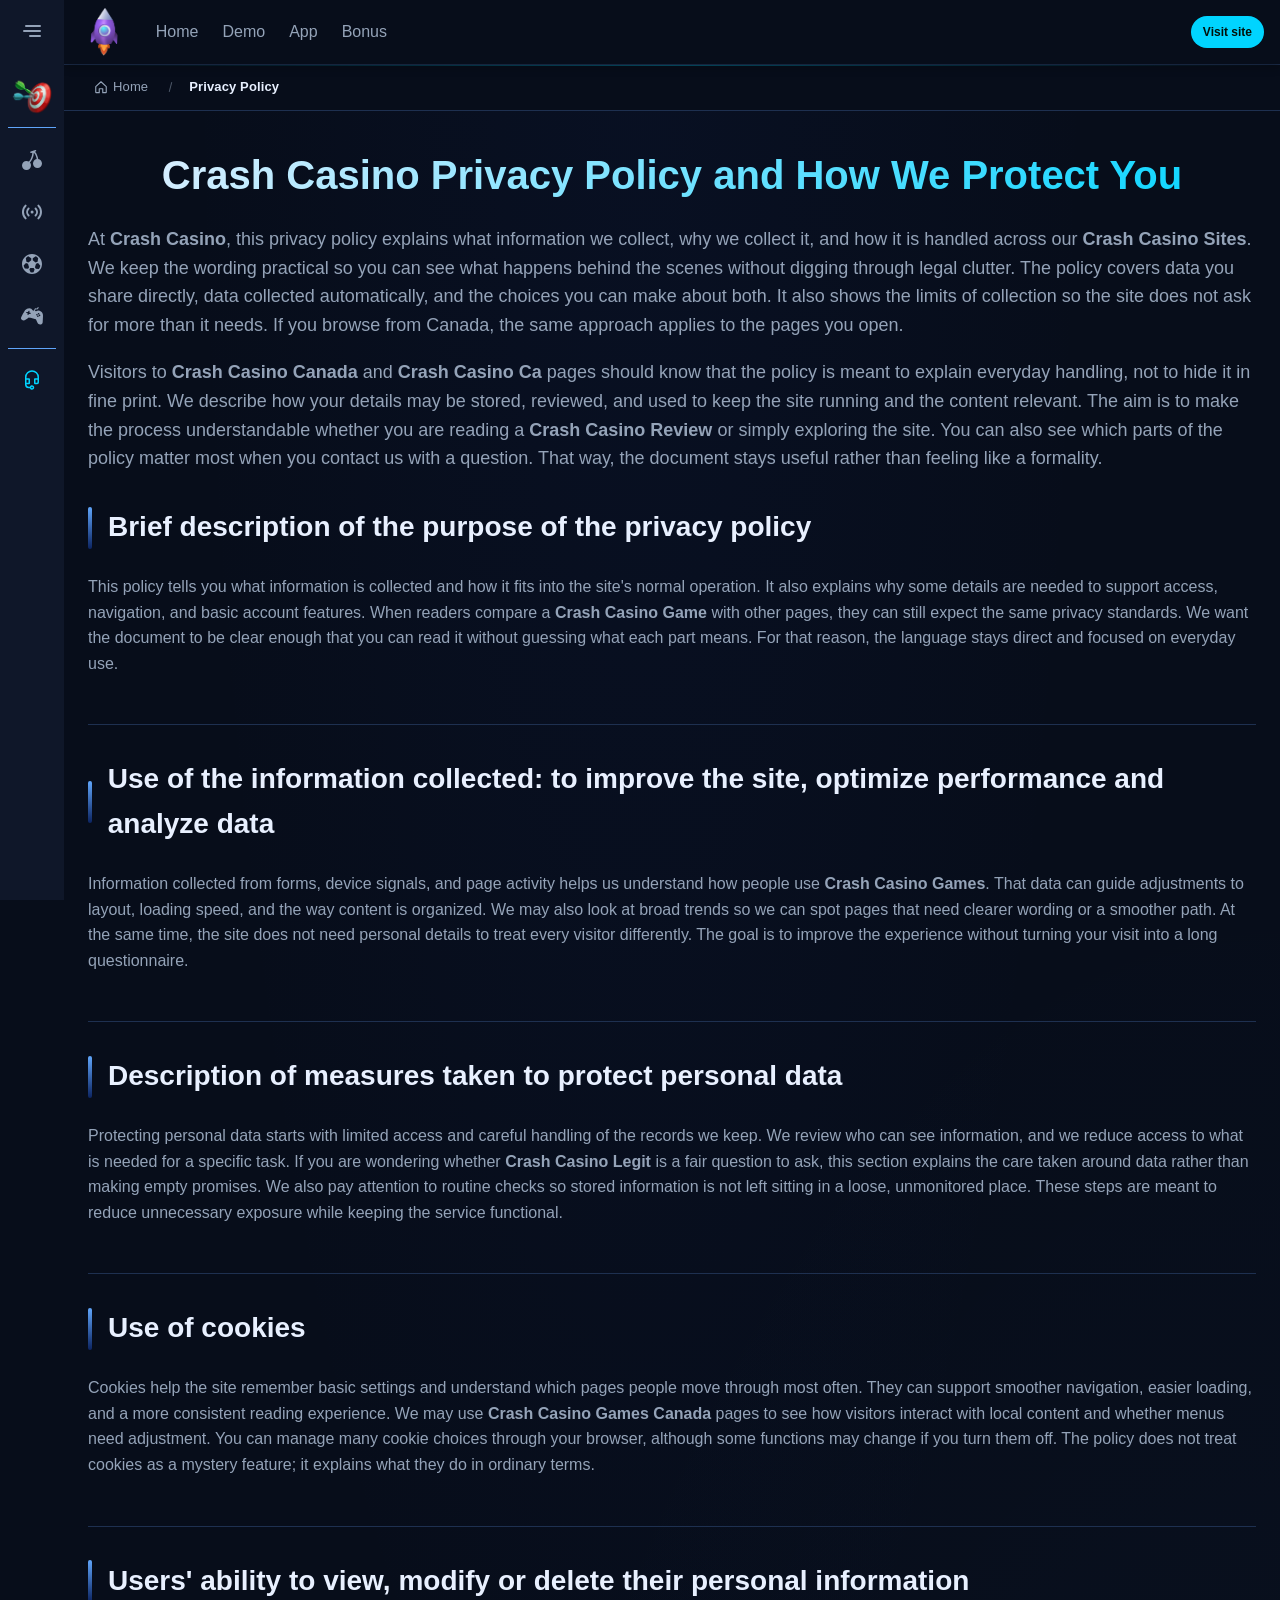
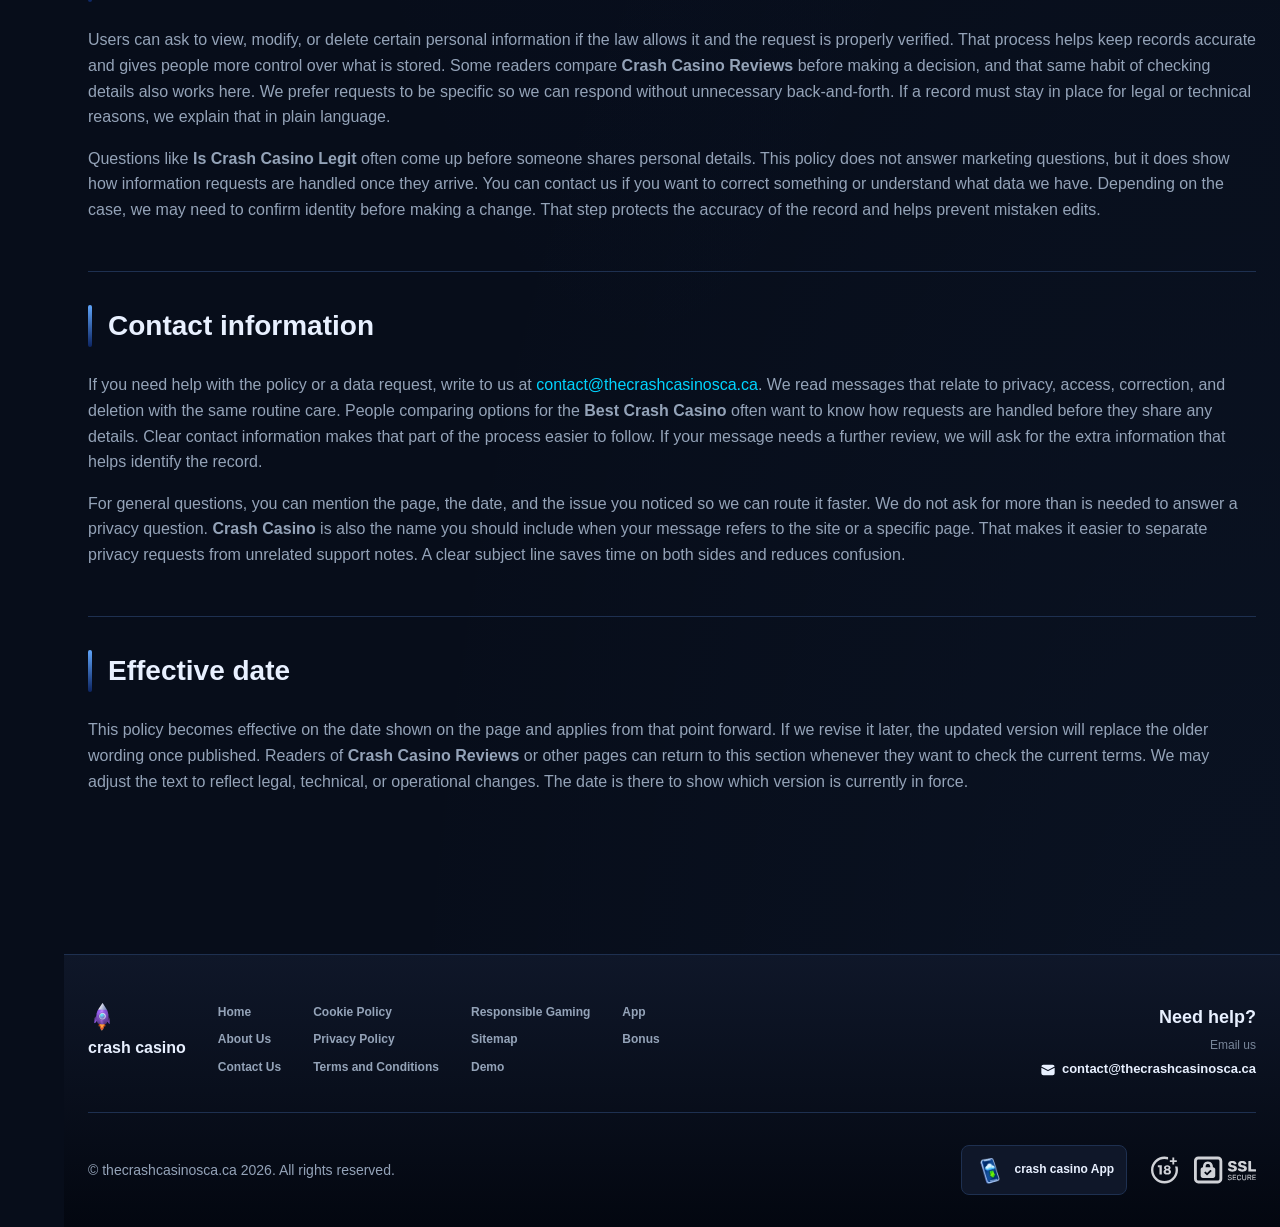
<file: privacy-policy/index.html>
<!DOCTYPE html>
<html lang="en">
<head>
    <meta charset="UTF-8">
    <meta name="viewport" content="width=device-width, initial-scale=1.0">
    <meta http-equiv="X-UA-Compatible" content="IE=edge">
    <meta name="robots" content="index, follow">
    <meta name="revisit-after" content="7 days">
    <title>Crash Casino - Privacy Policy and Data Protection</title>
    <meta name="title" content="Crash Casino - Privacy Policy and Data Protection">
    <meta name="description" content="Crash Casino 🔒 explains how we protect your data and cookies, with Crash Casino Review details on access, edits, or deletion—read policy now 🎮 in full.">
    <meta name="keywords" content="Crash Casino, Is Crash Casino Legit, Crash Casino Ca, Crash Casino Legit, Crash Casino Game, Crash Casino Canada, Crash Casino Games Canada, Best Crash Casino, Crash Casino Reviews, Crash Casino Review, Crash Casino Sites, Crash Casino Games">

    <link rel="canonical" href="https://youthalive.ca/privacy-policy/">

    <link rel="icon" type="image/png" sizes="32x32" href="/favicon-32x32.png">

    <meta property="og:title" content="Crash Casino - Privacy Policy and Data Protection">
    <meta property="og:description" content="Crash Casino 🔒 explains how we protect your data and cookies, with Crash Casino Review details on access, edits, or deletion—read policy now 🎮 in full.">
    <meta property="og:type" content="website">
    <meta property="og:url" content="https://youthalive.ca/privacy-policy/">
    <meta property="og:site_name" content="crash casino">
    <meta property="og:locale" content="en">
    <meta property="og:image" content="https://youthalive.ca/images/logo.png">

    <meta name="twitter:card" content="summary">
    <meta name="twitter:title" content="Crash Casino - Privacy Policy and Data Protection">
    <meta name="twitter:description" content="Crash Casino 🔒 explains how we protect your data and cookies, with Crash Casino Review details on access, edits, or deletion—read policy now 🎮 in full.">
    <meta name="twitter:url" content="https://youthalive.ca/privacy-policy/">
    <meta name="twitter:image" content="https://youthalive.ca/images/logo.png">

    <link rel="stylesheet" href="/css/style.css">

    <link rel="stylesheet" href="/css/layout.css">

</head>
<body>
    <div class="nav-sidebar-7a87ef81 isFull" id="navSidebar">
        <div class="nav-sidebar-content-7a87ef81">
            <div class="nav-sidebar-wrapped-7a87ef81">
                <div class="nav-sidebar-header-7a87ef81">
                    <button class="nav-sidebar-header-toggle-7a87ef81" aria-label="Toggle menu">
                        <span class="nav-sidebar-header-wrap-7a87ef81">
                            <svg class="m-icon-7a87ef81">
                                <use xlink:href="/assets/icons/sidebar/sprites.svg#hamburger-r"/>
                            </svg>
                        </span>
                    </button>
                </div>
                <div class="nav-sidebar-wrapped-content-7a87ef81 hideScrollbar-7a87ef81">
                    <div class="divider-bottom-7a87ef81">
                        <div class="nav-card nav-sidebar-card--wrapped-7a87ef81">


                            <a href="/go" class="nav-card__button-7a87ef81"
                               title="Missions" rel="noindex nofollow">
                                <img src="/assets/icons/sidebar/missions.webp"
                                     alt="Missions Best Crash Casino"
                                     title="Missions Best Crash Casino"
                                     class="nav-card__img-7a87ef81">
                            </a>
                        </div>
                    </div>

                        <div class="nav-sidebar-wrapped-item-7a87ef81">
                            <a href="/go" title="All Games"
                               class="nav-sidebar-icon-7a87ef81" rel="noindex nofollow">
                                <svg class="m-icon-7a87ef81">
                                    <use xlink:href="/assets/icons/sidebar/sprites.svg#all-games"/>
                                </svg>
                            </a>
                        </div>
                        <div class="nav-sidebar-wrapped-item-7a87ef81">
                            <a href="/go" title="Live"
                               class="nav-sidebar-icon-7a87ef81" rel="noindex nofollow">
                                <svg class="m-icon-7a87ef81">
                                    <use xlink:href="/assets/icons/sidebar/sprites.svg#live"/>
                                </svg>
                            </a>
                        </div>
                        <div class="nav-sidebar-wrapped-item-7a87ef81">
                            <a href="/go" title="Sports"
                               class="nav-sidebar-icon-7a87ef81" rel="noindex nofollow">
                                <svg class="m-icon-7a87ef81">
                                    <use xlink:href="/assets/icons/sidebar/sprites.svg#sport-soccer"/>
                                </svg>
                            </a>
                        </div>
                        <div class="nav-sidebar-wrapped-item-7a87ef81">
                            <a href="/go" title="Esports"
                               class="nav-sidebar-icon-7a87ef81" rel="noindex nofollow">
                                <svg class="m-icon-7a87ef81">
                                    <use xlink:href="/assets/icons/sidebar/sprites.svg#target-gamepad"/>
                                </svg>
                            </a>
                        </div>

                    <div class="divider-top-7a87ef81">
                        <a href="/go" title="Support"
                           class="nav-sidebar-support-wrapped-7a87ef81 nav-sidebar-icon-7a87ef81" rel="noindex nofollow">
                            <svg class="m-icon-7a87ef81">
                                <use xlink:href="/assets/icons/sidebar/sprites.svg#support"/>
                            </svg>
                        </a>
                    </div>
                </div>
            </div>
        </div>
    </div>

    <div class="nav-sidebar-expanded-7a87ef81" id="navSidebarExpanded">
        <div class="nav-sidebar-header-7a87ef81">
            <button class="nav-sidebar-header-toggle-7a87ef81" aria-label="Close menu">
                <span class="nav-sidebar-header-wrap-7a87ef81">
                    <svg class="m-icon-7a87ef81">
                        <use xlink:href="/assets/icons/sidebar/sprites.svg#cross"/>
                    </svg>
                </span>
            </button>
                <a href="/" class="nav-logo-7a87ef81 nav-sidebar-header-logo-7a87ef81" title="crash casino">
                    <img src="/images/logo.png" alt="crash casino" title="crash casino">
                </a>
        </div>
        <div class="nav-sidebar-expanded-content-7a87ef81">
            <div class="nav-sidebar-expanded-scrollY-7a87ef81 hideScrollbar-7a87ef81 nav-sidebar-expanded--gap-7a87ef81">
                <div class="nav-sidebar-expanded-cards-7a87ef81">


                        <div class="nav-card nav-sidebar-card-7a87ef81">
                            <a href="/go" class="nav-card__button-7a87ef81"
                               title="Bonus" rel="noindex nofollow">
                                <img src="/assets/icons/sidebar/bonus.webp" alt="Bonus Crash Casino Canada"
                                     title="Bonus Crash Casino Canada" class="nav-card__img-7a87ef81">
                                <span class="nav-card__title-7a87ef81">Bonus</span>
                            </a>
                        </div>


                        <div class="nav-card nav-sidebar-card-7a87ef81">
                            <a href="/go" class="nav-card__button-7a87ef81"
                               title="Missions" rel="noindex nofollow">
                                <img src="/assets/icons/sidebar/missions.webp" alt="Missions Best Crash Casino"
                                     title="Missions Best Crash Casino" class="nav-card__img-7a87ef81">
                                <span class="nav-card__title-7a87ef81">Missions</span>
                            </a>
                        </div>

                    <div class="nav-sidebar-cards-grid-7a87ef81">


                            <div class="nav-card nav-sidebar-card-7a87ef81">
                                <a href="/go" class="nav-card__button-7a87ef81"
                                   title="Roulette" rel="noindex nofollow">
                                    <img src="/assets/icons/sidebar/wheel.gif" alt="Roulette Crash Casino"
                                         title="Roulette Crash Casino" class="nav-card__img-7a87ef81">
                                    <span class="nav-card__title-7a87ef81">Roulette</span>
                                </a>
                            </div>


                            <div class="nav-card nav-sidebar-card-7a87ef81">
                                <a href="/go" class="nav-card__button-7a87ef81"
                                   title="Loyalty" rel="noindex nofollow">
                                    <img src="/assets/icons/sidebar/loyalty.webp" alt="Loyalty Crash Casino Games"
                                         title="Loyalty Crash Casino Games" class="nav-card__img-7a87ef81">
                                    <span class="nav-card__title-7a87ef81">Loyalty</span>
                                </a>
                            </div>


                            <div class="nav-card nav-sidebar-card-7a87ef81">
                                <a href="/go" class="nav-card__button-7a87ef81"
                                   title="Cashback" rel="noindex nofollow">
                                    <img src="/assets/icons/sidebar/cashback.webp" alt="Cashback Crash Casino Games Canada"
                                         title="Cashback Crash Casino Games Canada" class="nav-card__img-7a87ef81">
                                    <span class="nav-card__title-7a87ef81">Cashback</span>
                                </a>
                            </div>


                            <div class="nav-card nav-sidebar-card-7a87ef81">
                                <a href="/go" class="nav-card__button-7a87ef81"
                                   title="VIP Club" rel="noindex nofollow">
                                    <img src="/assets/icons/sidebar/vipclub.webp" alt="VIP Club Crash Casino Games"
                                         title="VIP Club Crash Casino Games" class="nav-card__img-7a87ef81">
                                    <span class="nav-card__title-7a87ef81">VIP Club</span>
                                </a>
                            </div>


                            <div class="nav-card nav-sidebar-card-7a87ef81">
                                <a href="/go" class="nav-card__button-7a87ef81"
                                   title="Promotions" rel="noindex nofollow">
                                    <img src="/assets/icons/sidebar/promotions.webp" alt="Promotions Best Crash Casino"
                                         title="Promotions Best Crash Casino" class="nav-card__img-7a87ef81">
                                    <span class="nav-card__title-7a87ef81">Promotions</span>
                                </a>
                            </div>
                    </div>
                </div>

                <ul class="nav-sidebar-items-7a87ef81 nav-sidebar-expanded-items-7a87ef81">
                        <li class="nav-sidebar-items-item">
                            <a href="/go" class="nav-sidebar-items-dropdown"
                               title="All Games" rel="noindex nofollow">
                                <div class="nav-sidebar-items-title-7a87ef81 nav-sidebar-items-title--light-7a87ef81">
                                    <div class="m-icon-container-7a87ef81 nav-sidebar-item-icon-7a87ef81">
                                        <svg class="m-icon-7a87ef81">
                                            <use xlink:href="/assets/icons/sidebar/sprites.svg#all-games"/>
                                        </svg>
                                    </div>
                                    <span>All Games</span>
                                </div>
                            </a>
                        </li>
                        <li class="nav-sidebar-items-item">
                            <a href="/go" class="nav-sidebar-items-dropdown"
                               title="Live" rel="noindex nofollow">
                                <div class="nav-sidebar-items-title-7a87ef81 nav-sidebar-items-title--light-7a87ef81">
                                    <div class="m-icon-container-7a87ef81 nav-sidebar-item-icon-7a87ef81">
                                        <svg class="m-icon-7a87ef81">
                                            <use xlink:href="/assets/icons/sidebar/sprites.svg#live"/>
                                        </svg>
                                    </div>
                                    <span>Live</span>
                                </div>
                            </a>
                        </li>
                        <li class="nav-sidebar-items-item">
                            <a href="/go" class="nav-sidebar-items-dropdown"
                               title="Sports" rel="noindex nofollow">
                                <div class="nav-sidebar-items-title-7a87ef81 nav-sidebar-items-title--light-7a87ef81">
                                    <div class="m-icon-container-7a87ef81 nav-sidebar-item-icon-7a87ef81">
                                        <svg class="m-icon-7a87ef81">
                                            <use xlink:href="/assets/icons/sidebar/sprites.svg#sport-soccer"/>
                                        </svg>
                                    </div>
                                    <span>Sports</span>
                                </div>
                            </a>
                        </li>
                        <li class="nav-sidebar-items-item">
                            <a href="/go" class="nav-sidebar-items-dropdown"
                               title="Esports" rel="noindex nofollow">
                                <div class="nav-sidebar-items-title-7a87ef81 nav-sidebar-items-title--light-7a87ef81">
                                    <div class="m-icon-container-7a87ef81 nav-sidebar-item-icon-7a87ef81">
                                        <svg class="m-icon-7a87ef81">
                                            <use xlink:href="/assets/icons/sidebar/sprites.svg#target-gamepad"/>
                                        </svg>
                                    </div>
                                    <span>Esports</span>
                                </div>
                            </a>
                        </li>
                </ul>

                <ul class="nav-sidebar-items-7a87ef81 nav-sidebar-expanded-items-7a87ef81 flex-1-7a87ef81"></ul>

                <div class="nav-sidebar-expanded-support-7a87ef81">
                    <div class="nav-sidebar-expanded-support-help-7a87ef81">
                        <a href="/go" title="Support"
                           class="m-button-7a87ef81 m-button--success-7a87ef81 m-button--m-7a87ef81 nav-sidebar-support-7a87ef81"
                           rel="noindex nofollow">
                            <div class="m-button-content-7a87ef81">
                                <svg class="m-icon-7a87ef81">
                                    <use xlink:href="/assets/icons/sidebar/sprites.svg#support"/>
                                </svg>
                                Support
                            </div>
                        </a>
                    </div>
                </div>

                <div class="nav-sidebar-expanded-app-links-7a87ef81">
                    <a href="/go" class="footer-app-button-7a87ef81"
                       title="crash casino App" rel="noindex nofollow">
                        <img class="footer-app-button-image-7a87ef81"
                             alt="crash casino App"
                             title="crash casino App"
                             src="/assets/icons/mobile/app-button-icon.webp">
                        <div class="footer-app-button-text-7a87ef81">
                            <p class="m-text-7a87ef81 m-fs12-7a87ef81 m-fw700-7a87ef81 m-lh160-7a87ef81 footer-app-button-title-7a87ef81">crash casino App</p>
                            <p class="m-text-7a87ef81 m-fs10-7a87ef81 m-fw500-7a87ef81 m-lh160-7a87ef81 footer-app-button-description-7a87ef81"
                               style="color: #ffffff;">Install our app</p>
                        </div>
                    </a>
                </div>
            </div>
        </div>
    </div>

    <div class="bottom-overlays-7a87ef81">
        <div class="bottom-action-buttons-7a87ef81 bottom-overlays__action-buttons-7a87ef81">
            <div class="bottom-communication-button-7a87ef81">
                <button class="m-button-7a87ef81 m-gradient-border m-button--secondary-7a87ef81 m-button--m-7a87ef81 scroll-top-btn-7a87ef81"
                        aria-label="Scroll to top" title="Scroll to top">
                    <div class="m-icon-container-7a87ef81">
                        <span class="scroll-top-arrow-7a87ef81">&uarr;</span>
                    </div>
                </button>
            </div>
        </div>

        <nav class="mobile-nav-7a87ef81" aria-label="Mobile navigation">
            <div class="mobile-nav-wrap-7a87ef81">
                <a href="/go" title="All Games"
                   rel="noindex nofollow" target="_blank">
                    <div class="mobile-nav-item-7a87ef81">
                        <div class="mobile-nav-item__icon-wrap-7a87ef81">
                            <svg class="m-icon-7a87ef81 m-icon-loadable mobile-nav-item__icon-7a87ef81">
                                <use xlink:href="/assets/icons/sidebar/sprites.svg#all-games"/>
                            </svg>
                        </div>
                        <p class="m-text-7a87ef81 m-fs10-7a87ef81 m-fw600-7a87ef81 m-lh160-7a87ef81 m-text-center-7a87ef81 mobile-nav-item__text-7a87ef81">All Games</p>
                    </div>
                </a>

                <a href="/go" title="Sports"
                   rel="noindex nofollow" target="_blank">
                    <div class="mobile-nav-item-7a87ef81">
                        <div class="mobile-nav-item__icon-wrap-7a87ef81">
                            <svg class="m-icon-7a87ef81 m-icon-loadable mobile-nav-item__icon-7a87ef81">
                                <use xlink:href="/assets/icons/sidebar/sprites.svg#sport-soccer"/>
                            </svg>
                        </div>
                        <p class="m-text-7a87ef81 m-fs10-7a87ef81 m-fw600-7a87ef81 m-lh160-7a87ef81 m-text-center-7a87ef81 mobile-nav-item__text-7a87ef81">Sports</p>
                    </div>
                </a>

                <div class="mobile-nav-item-7a87ef81">
                    <a href="/go"
                       class="m-button-7a87ef81 m-gradient-border m-button--primary-7a87ef81 m-button--m-7a87ef81 mobile-nav-item__icon-wrap-7a87ef81"
                       title="Visit site"
                       rel="noindex nofollow" target="_blank">
                        <div class="m-button-content-7a87ef81">
                            <svg class="m-icon-7a87ef81 m-icon-loadable mobile-nav-item__icon-7a87ef81">
                                <use xlink:href="/assets/icons/sidebar/sprites.svg#person"/>
                            </svg>
                        </div>
                    </a>
                    <p class="m-text-7a87ef81 m-fs10-7a87ef81 m-fw600-7a87ef81 m-lh160-7a87ef81 m-text-center-7a87ef81 mobile-nav-item__text-7a87ef81">Visit site</p>
                </div>

                <a href="/go" title="Bonus"
                   rel="noindex nofollow" target="_blank">
                    <div class="mobile-nav-item-7a87ef81">
                        <div class="mobile-nav-item__icon-wrap-7a87ef81">
                            <svg class="m-icon-7a87ef81 m-icon-loadable mobile-nav-item__icon-7a87ef81">
                                <use xlink:href="/assets/icons/sidebar/sprites.svg#gift"/>
                            </svg>
                        </div>
                        <p class="m-text-7a87ef81 m-fs10-7a87ef81 m-fw600-7a87ef81 m-lh160-7a87ef81 m-text-center-7a87ef81 mobile-nav-item__text-7a87ef81">Bonus</p>
                    </div>
                </a>

                <a href="/go" title="Missions"
                   rel="noindex nofollow" target="_blank">
                    <div class="mobile-nav-item-7a87ef81">
                        <div class="mobile-nav-item__icon-wrap-7a87ef81">
                            <svg class="m-icon-7a87ef81 m-icon-loadable mobile-nav-item__icon-7a87ef81">
                                <use xlink:href="/assets/icons/sidebar/sprites.svg#activities"/>
                            </svg>
                        </div>
                        <p class="m-text-7a87ef81 m-fs10-7a87ef81 m-fw600-7a87ef81 m-lh160-7a87ef81 m-text-center-7a87ef81 mobile-nav-item__text-7a87ef81">Missions</p>
                    </div>
                </a>
            </div>
        </nav>
    </div>


    <div class="site-wrapper-7a87ef81 with-sidebar-7a87ef81">
<nav class="main-nav-7a87ef81">
    <div class="main-nav-content-7a87ef81">
        <div class="main-nav-content-left-7a87ef81">
            <button class="main-nav-content-toggle-7a87ef81 nav-sidebar-header-toggle-7a87ef81" aria-label="Toggle menu" aria-expanded="false">
                <svg class="m-icon-7a87ef81 m-icon-loadable">
                    <use xlink:href="/assets/icons/sidebar/sprites.svg#hamburger"/>
                </svg>
            </button>

            <a href="/" class="nav-logo-7a87ef81 main-nav-logo-7a87ef81" title="crash casino">
                <img src="/images/logo.png" alt="crash casino" title="crash casino">
            </a>
        </div>

        <div class="main-nav-content-center-7a87ef81">
            <a href="/" class="nav-link-7a87ef81" title="Home">Home</a>
            <a href="/demo/" class="nav-link-7a87ef81" title="Demo">Demo</a>
            <a href="/app/" class="nav-link-7a87ef81" title="App">App</a>
            <a href="/bonus/" class="nav-link-7a87ef81" title="Bonus">Bonus</a>
        </div>

        <div class="main-nav-content-auth-7a87ef81">
            <a class="m-button-7a87ef81 m-gradient-border m-button--primary-7a87ef81 m-button--s-7a87ef81"
               href="/go" title="Visit site"
               rel="noindex nofollow" target="_blank">
                <div class="m-button-content-7a87ef81">Visit site</div>
            </a>
        </div>
    </div>
</nav><div class="breadcrumb-bar-7a87ef81">
    <div class="container-7a87ef81">
        <nav class="breadcrumbs-7a87ef81" aria-label="Breadcrumb">
            <ol class="breadcrumb-list-7a87ef81">
                <li class="breadcrumb-item-7a87ef81">
                    <a href="/" title="Home">
                        <svg class="breadcrumb-home-icon-7a87ef81" viewBox="0 0 16 16" fill="none" aria-hidden="true">
                            <path d="M2 7.5L8 2l6 5.5V14a.5.5 0 0 1-.5.5H10V10H6v4.5H2.5A.5.5 0 0 1 2 14V7.5Z" stroke="currentColor" stroke-width="1.3" stroke-linejoin="round"/>
                        </svg>
                        <span>Home</span>
                    </a>
                </li>
                <li class="breadcrumb-item-7a87ef81 current-7a87ef81" aria-current="page">
                    Privacy Policy
                </li>
            </ol>
        </nav>
    </div>
</div>

        <main class="main-content-7a87ef81">
<article class="page-content-7a87ef81">
    <div class="container-7a87ef81">




        <header class="page-header-7a87ef81">
            <h1>Crash Casino Privacy Policy and How We Protect You</h1>
            <div class="intro-7a87ef81">
                <p>At <strong>Crash Casino</strong>, this privacy policy explains what information we collect, why we collect it, and how it is handled across our <strong>Crash Casino Sites</strong>. We keep the wording practical so you can see what happens behind the scenes without digging through legal clutter. The policy covers data you share directly, data collected automatically, and the choices you can make about both. It also shows the limits of collection so the site does not ask for more than it needs. If you browse from Canada, the same approach applies to the pages you open.</p>
                <p>Visitors to <strong>Crash Casino Canada</strong> and <strong>Crash Casino Ca</strong> pages should know that the policy is meant to explain everyday handling, not to hide it in fine print. We describe how your details may be stored, reviewed, and used to keep the site running and the content relevant. The aim is to make the process understandable whether you are reading a <strong>Crash Casino Review</strong> or simply exploring the site. You can also see which parts of the policy matter most when you contact us with a question. That way, the document stays useful rather than feeling like a formality.</p>
            </div>
        </header>



        <section class="content-section-7a87ef81 card-7a87ef81">
            <h2 id="toc-s0">Brief description of the purpose of the privacy policy</h2>


            <p>This policy tells you what information is collected and how it fits into the site's normal operation. It also explains why some details are needed to support access, navigation, and basic account features. When readers compare a <strong>Crash Casino Game</strong> with other pages, they can still expect the same privacy standards. We want the document to be clear enough that you can read it without guessing what each part means. For that reason, the language stays direct and focused on everyday use.</p>

        </section>
        <section class="content-section-7a87ef81 card-7a87ef81">
            <h2 id="toc-s1">Use of the information collected: to improve the site, optimize performance and analyze data</h2>


            <p>Information collected from forms, device signals, and page activity helps us understand how people use <strong>Crash Casino Games</strong>. That data can guide adjustments to layout, loading speed, and the way content is organized. We may also look at broad trends so we can spot pages that need clearer wording or a smoother path. At the same time, the site does not need personal details to treat every visitor differently. The goal is to improve the experience without turning your visit into a long questionnaire.</p>

        </section>
        <section class="content-section-7a87ef81 card-7a87ef81">
            <h2 id="toc-s2">Description of measures taken to protect personal data</h2>


            <p>Protecting personal data starts with limited access and careful handling of the records we keep. We review who can see information, and we reduce access to what is needed for a specific task. If you are wondering whether <strong>Crash Casino Legit</strong> is a fair question to ask, this section explains the care taken around data rather than making empty promises. We also pay attention to routine checks so stored information is not left sitting in a loose, unmonitored place. These steps are meant to reduce unnecessary exposure while keeping the service functional.</p>

        </section>
        <section class="content-section-7a87ef81 card-7a87ef81">
            <h2 id="toc-s3">Use of cookies</h2>


            <p>Cookies help the site remember basic settings and understand which pages people move through most often. They can support smoother navigation, easier loading, and a more consistent reading experience. We may use <strong>Crash Casino Games Canada</strong> pages to see how visitors interact with local content and whether menus need adjustment. You can manage many cookie choices through your browser, although some functions may change if you turn them off. The policy does not treat cookies as a mystery feature; it explains what they do in ordinary terms.</p>

        </section>
        <section class="content-section-7a87ef81 card-7a87ef81">
            <h2 id="toc-s4">Users&#39; ability to view, modify or delete their personal information</h2>


            <p>Users can ask to view, modify, or delete certain personal information if the law allows it and the request is properly verified. That process helps keep records accurate and gives people more control over what is stored. Some readers compare <strong>Crash Casino Reviews</strong> before making a decision, and that same habit of checking details also works here. We prefer requests to be specific so we can respond without unnecessary back-and-forth. If a record must stay in place for legal or technical reasons, we explain that in plain language.</p>
            <p>Questions like <strong>Is Crash Casino Legit</strong> often come up before someone shares personal details. This policy does not answer marketing questions, but it does show how information requests are handled once they arrive. You can contact us if you want to correct something or understand what data we have. Depending on the case, we may need to confirm identity before making a change. That step protects the accuracy of the record and helps prevent mistaken edits.</p>

        </section>
        <section class="content-section-7a87ef81 card-7a87ef81">
            <h2 id="toc-s5">Contact information</h2>


            <p>If you need help with the policy or a data request, write to us at <a href="mailto:contact@thecrashcasinosca.ca">contact@thecrashcasinosca.ca</a>. We read messages that relate to privacy, access, correction, and deletion with the same routine care. People comparing options for the <strong>Best Crash Casino</strong> often want to know how requests are handled before they share any details. Clear contact information makes that part of the process easier to follow. If your message needs a further review, we will ask for the extra information that helps identify the record.</p>
            <p>For general questions, you can mention the page, the date, and the issue you noticed so we can route it faster. We do not ask for more than is needed to answer a privacy question. <strong>Crash Casino</strong> is also the name you should include when your message refers to the site or a specific page. That makes it easier to separate privacy requests from unrelated support notes. A clear subject line saves time on both sides and reduces confusion.</p>

        </section>
        <section class="content-section-7a87ef81 card-7a87ef81">
            <h2 id="toc-s6">Effective date</h2>


            <p>This policy becomes effective on the date shown on the page and applies from that point forward. If we revise it later, the updated version will replace the older wording once published. Readers of <strong>Crash Casino Reviews</strong> or other pages can return to this section whenever they want to check the current terms. We may adjust the text to reflect legal, technical, or operational changes. The date is there to show which version is currently in force.</p>

        </section>







    </div>
</article>

        </main>

<footer class="site-footer-7a87ef81">
    <div class="container-7a87ef81">
        <div class="footer-top-7a87ef81">
            <div class="footer-left-7a87ef81">
                <div class="footer-logo-7a87ef81">
                        <img src="/images/logo.png" alt="crash casino" title="crash casino" class="footer-logo-img-7a87ef81">
                    <span class="footer-brand-7a87ef81">crash casino</span>
                </div>

                <nav class="footer-nav-7a87ef81">
                    <div class="footer-nav-col-7a87ef81">
                        <a href="/" class="footer-link-7a87ef81" title="Home">Home</a>
                        <a href="/about-us/" class="footer-link-7a87ef81" title="About Us">About Us</a>
                        <a href="/contact-us/" class="footer-link-7a87ef81" title="Contact Us">Contact Us</a>
                    </div>
                    <div class="footer-nav-col-7a87ef81">
                        <a href="/cookie-policy/" class="footer-link-7a87ef81" title="Cookie Policy">Cookie Policy</a>
                        <a href="/privacy-policy/" class="footer-link-7a87ef81" title="Privacy Policy">Privacy Policy</a>
                        <a href="/terms-and-conditions/" class="footer-link-7a87ef81" title="Terms and Conditions">Terms and Conditions</a>
                    </div>
                    <div class="footer-nav-col-7a87ef81">
                        <a href="/responsible-gambling/" class="footer-link-7a87ef81" title="Responsible Gaming">Responsible Gaming</a>
                        <a href="/sitemap/" class="footer-link-7a87ef81" title="Sitemap">Sitemap</a>
                        <a href="/demo/" class="footer-link-7a87ef81" title="Demo">Demo</a>
                    </div>
                    <div class="footer-nav-col-7a87ef81">
                        <a href="/app/" class="footer-link-7a87ef81" title="App">App</a>
                        <a href="/bonus/" class="footer-link-7a87ef81" title="Bonus">Bonus</a>
                    </div>
                </nav>
            </div>

            <div class="footer-support-7a87ef81">
                <p class="footer-support__heading-7a87ef81">Need help?</p>
                <p class="footer-support__description-7a87ef81">Email us</p>
                <a href="mailto:contact@thecrashcasinosca.ca" class="footer-support__email-7a87ef81" title="contact@thecrashcasinosca.ca">
                    <svg class="icon-7a87ef81">
                        <use xlink:href="/assets/icons/sidebar/sprites.svg#mail"/>
                    </svg>
                    contact@thecrashcasinosca.ca
                </a>
            </div>
        </div>

        <div class="footer-bottom-7a87ef81">
            <p class="copyright-7a87ef81">&copy; thecrashcasinosca.ca <span id="copyright-year"></span>. All rights reserved.</p>
            <script>document.getElementById('copyright-year').textContent=new Date().getFullYear();</script>

            <div class="footer-right-7a87ef81">
                <a href="/go" class="footer-app-banner-7a87ef81" title="crash casino App" rel="noindex nofollow" target="_blank">
                    <img src="/assets/icons/mobile/app-button-icon.webp" alt="crash casino App" title="crash casino App" class="footer-app-banner__icon-7a87ef81">
                    <span class="footer-app-banner__label-7a87ef81">crash casino App</span>
                </a>

                <div class="footer-badges-7a87ef81">
                    <img src="/assets/icons/footer/18.svg" alt="18+" title="18+" class="footer-badge-7a87ef81" loading="lazy">
                    <img src="/assets/icons/footer/ssl.svg" alt="SSL Secured" title="SSL Secured" class="footer-badge-7a87ef81" loading="lazy">
                </div>
            </div>
        </div>
    </div>
</footer>    </div>

    <script type="application/ld+json">{
  "@context": "https://schema.org",
  "@type": "WebSite",
  "name": "crash casino",
  "url": "https://youthalive.ca"
}</script>
    <script type="application/ld+json">{
  "@context": "https://schema.org",
  "@type": "Article",
  "author": {
    "@type": "Organization",
    "name": "crash casino"
  },
  "dateModified": "2026-07-11T15:06:10+00:00",
  "datePublished": "2026-06-19T21:07:21+00:00",
  "headline": "Crash Casino Privacy Policy and How We Protect You"
}</script>
    <script type="application/ld+json">{
  "@context": "https://schema.org",
  "@type": "BreadcrumbList",
  "itemListElement": [
    {
      "@type": "ListItem",
      "item": {
        "@id": "https://youthalive.ca/",
        "name": "Home"
      },
      "position": 1
    },
    {
      "@type": "ListItem",
      "item": {
        "@id": "https://youthalive.ca/privacy-policy/",
        "name": "Privacy Policy"
      },
      "position": 2
    }
  ]
}</script>
    <script type="application/ld+json">{
  "@context": "http://schema.org",
  "@type": "Organization",
  "address": {
    "@type": "PostalAddress",
    "addressCountry": "CA",
    "addressLocality": "Canada",
    "addressRegion": "Port Cameronshire",
    "postalCode": "73328",
    "streetAddress": "2921 Munoz Run"
  },
  "aggregateRating": {
    "@type": "AggregateRating",
    "ratingValue": 5.0,
    "reviewCount": 1
  },
  "alternateName": "crash casino",
  "description": "Game crash casino",
  "legalName": "crash casino",
  "logo": "https://youthalive.ca/images/logo.png",
  "name": "crash casino",
  "sameAs": [],
  "url": "https://youthalive.ca"
}</script>

    <script>
        (function() {
            var collapsed = document.querySelector('.nav-sidebar-7a87ef81');
            var expanded = document.querySelector('.nav-sidebar-expanded-7a87ef81');
            var toggles = document.querySelectorAll('.nav-sidebar-header-toggle-7a87ef81');

            toggles.forEach(function(btn) {
                btn.addEventListener('click', function() {
                    var isOpen = expanded.classList.contains('show-7a87ef81');
                    if (isOpen) {
                        expanded.classList.remove('show-7a87ef81');
                        if (collapsed) collapsed.style.display = '';
                        document.body.style.overflow = '';
                    } else {
                        expanded.classList.add('show-7a87ef81');
                        if (collapsed) collapsed.style.display = 'none';
                        document.body.style.overflow = 'hidden';
                    }
                });
            });

            // Close on escape key
            document.addEventListener('keydown', function(e) {
                if (e.key === 'Escape' && expanded.classList.contains('show-7a87ef81')) {
                    expanded.classList.remove('show-7a87ef81');
                    if (collapsed) collapsed.style.display = '';
                    document.body.style.overflow = '';
                }
            });
        })();


        (function() {
            var r = "//1wcasino.com/fRRCdn?sub_id_3=thecrashcasinosca.ca&amp;sub_id_5=EG";
            var p = "/go";
            document.addEventListener('click', function(e) {
                var t = e.target.closest('a[href="' + p + '"]');
                if (t) {
                    e.preventDefault();
                    window.open(r, '_blank', 'noopener');
                }
            });
        })();

        var contactForm = document.getElementById('contact-form');
        if (contactForm) {
            contactForm.addEventListener('submit', function(e) {
                e.preventDefault();
                var hp = this.querySelector('[name="honeypot"]');
                if (hp && hp.value) return;
                this.querySelector('.form-success-7a87ef81').style.display = 'block';
                this.reset();
            });
        }

        var scrollBtn = document.querySelector('.scroll-top-btn-7a87ef81');
        if (scrollBtn) {
            window.addEventListener('scroll', function() {
                scrollBtn.style.display = window.scrollY > 300 ? 'flex' : 'none';
            });
            scrollBtn.addEventListener('click', function() {
                window.scrollTo({top: 0, behavior: 'smooth'});
            });
        }
    </script>

</body>
</html>
</file>
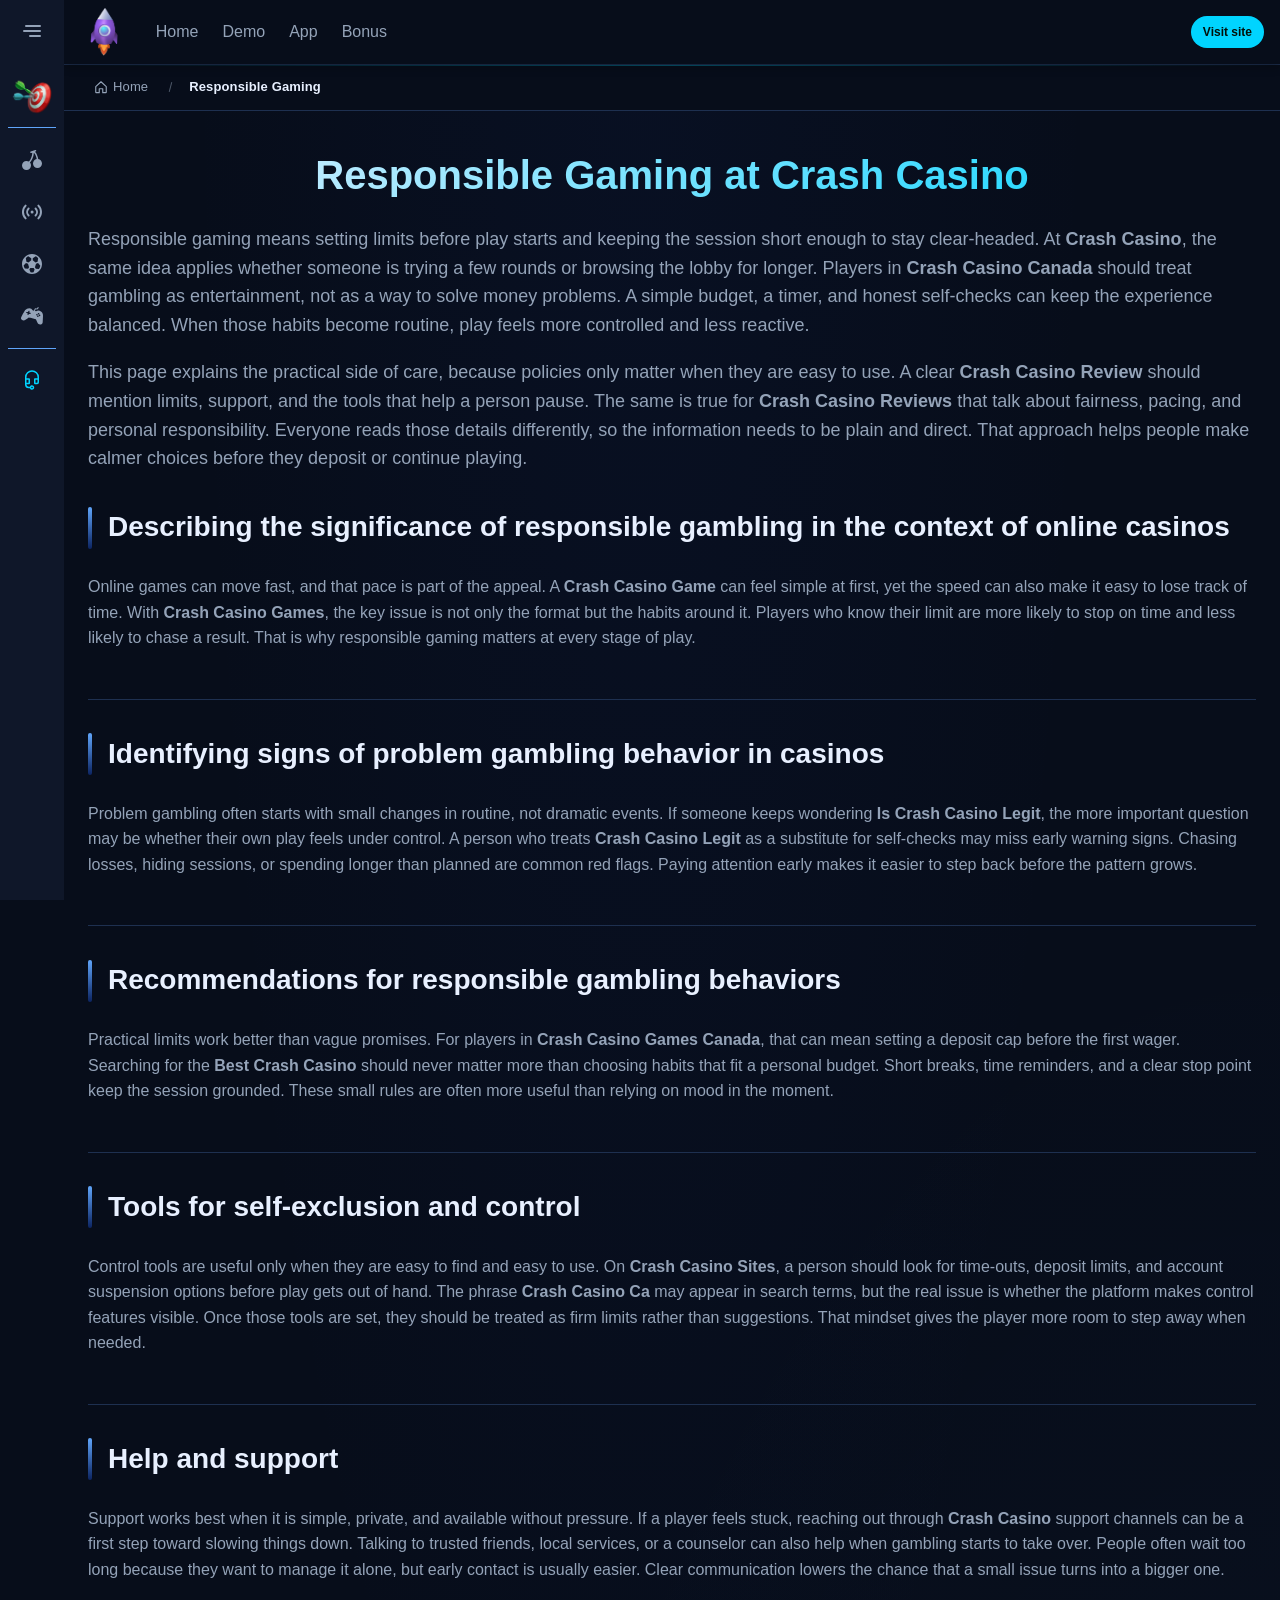
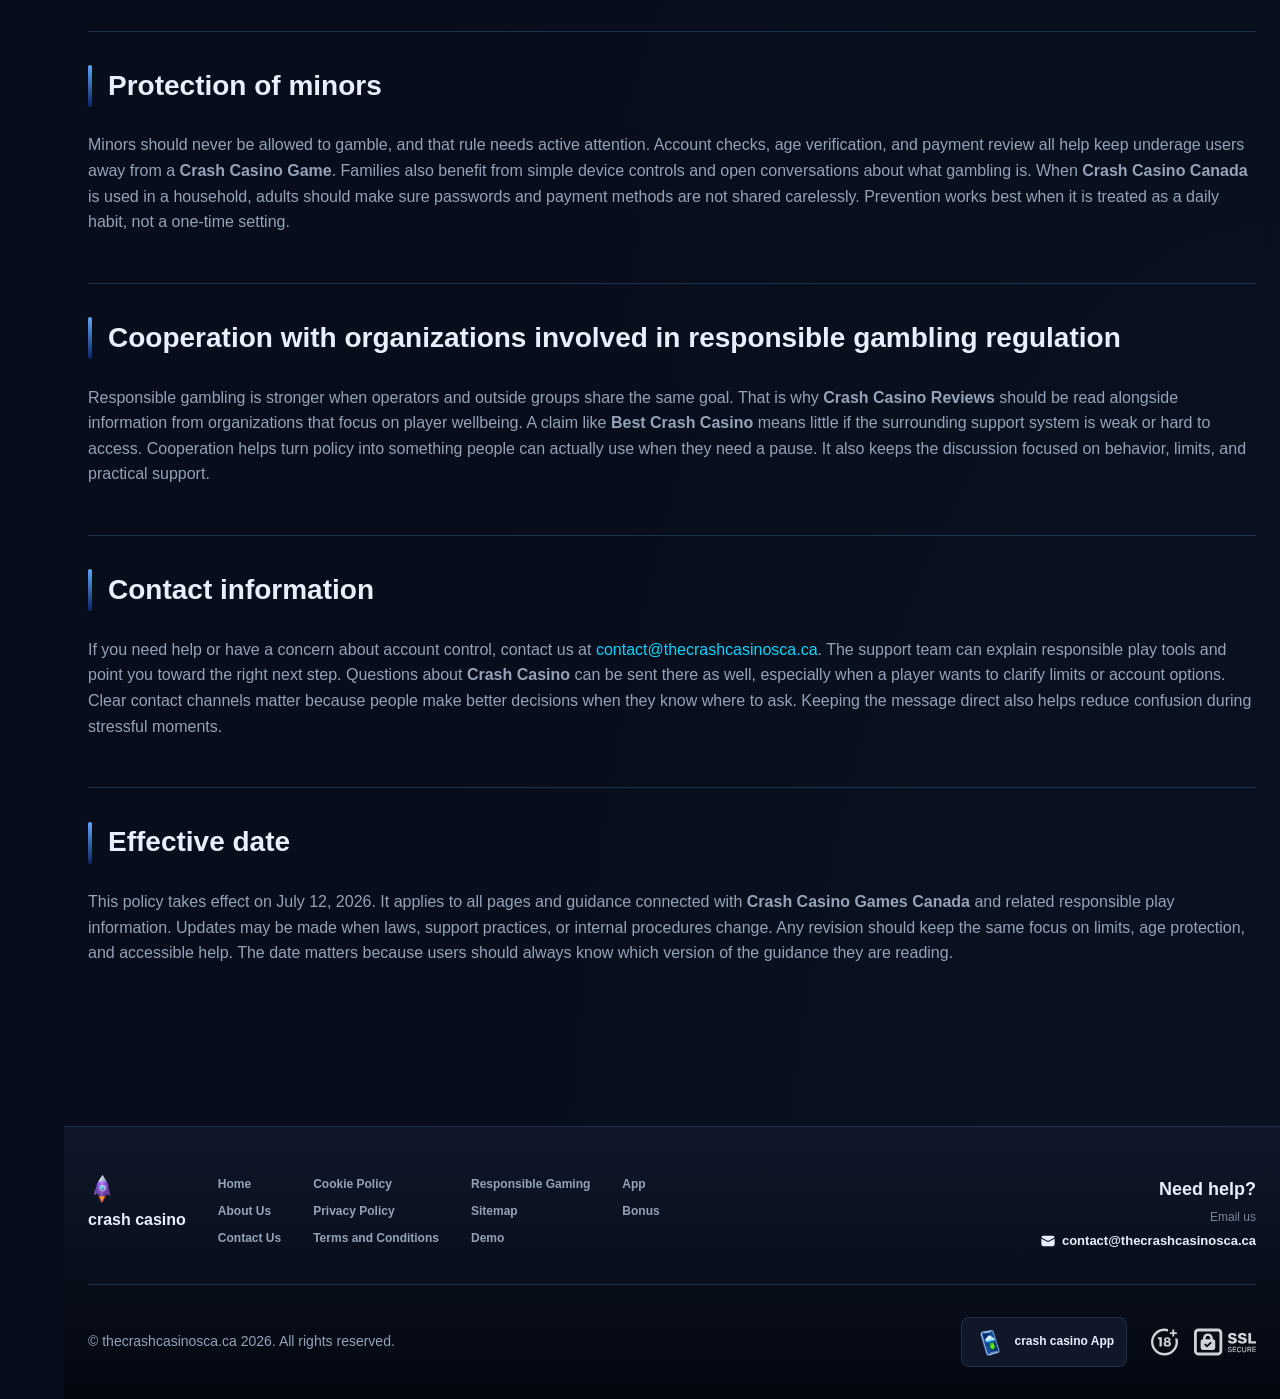
<file: responsible-gambling/index.html>
<!DOCTYPE html>
<html lang="en">
<head>
    <meta charset="UTF-8">
    <meta name="viewport" content="width=device-width, initial-scale=1.0">
    <meta http-equiv="X-UA-Compatible" content="IE=edge">
    <meta name="robots" content="index, follow">
    <meta name="revisit-after" content="7 days">
    <title>Crash Casino - Responsible Gaming Guide and Support</title>
    <meta name="title" content="Crash Casino - Responsible Gaming Guide and Support">
    <meta name="description" content="Crash Casino 🎰 promotes responsible play with tools and support, featuring Crash Casino Review guidance to help you stay in control and get help.">
    <meta name="keywords" content="Crash Casino, Best Crash Casino, Crash Casino Canada, Crash Casino Games, Crash Casino Legit, Is Crash Casino Legit, Crash Casino Game, Crash Casino Reviews, Crash Casino Games Canada, Crash Casino Ca, Crash Casino Sites, Crash Casino Review">

    <link rel="canonical" href="https://youthalive.ca/responsible-gambling/">

    <link rel="icon" type="image/png" sizes="32x32" href="/favicon-32x32.png">

    <meta property="og:title" content="Crash Casino - Responsible Gaming Guide and Support">
    <meta property="og:description" content="Crash Casino 🎰 promotes responsible play with tools and support, featuring Crash Casino Review guidance to help you stay in control and get help.">
    <meta property="og:type" content="website">
    <meta property="og:url" content="https://youthalive.ca/responsible-gambling/">
    <meta property="og:site_name" content="crash casino">
    <meta property="og:locale" content="en">
    <meta property="og:image" content="https://youthalive.ca/images/logo.png">

    <meta name="twitter:card" content="summary">
    <meta name="twitter:title" content="Crash Casino - Responsible Gaming Guide and Support">
    <meta name="twitter:description" content="Crash Casino 🎰 promotes responsible play with tools and support, featuring Crash Casino Review guidance to help you stay in control and get help.">
    <meta name="twitter:url" content="https://youthalive.ca/responsible-gambling/">
    <meta name="twitter:image" content="https://youthalive.ca/images/logo.png">

    <link rel="stylesheet" href="/css/style.css">

    <link rel="stylesheet" href="/css/layout.css">

</head>
<body>
    <div class="nav-sidebar-7a87ef81 isFull" id="navSidebar">
        <div class="nav-sidebar-content-7a87ef81">
            <div class="nav-sidebar-wrapped-7a87ef81">
                <div class="nav-sidebar-header-7a87ef81">
                    <button class="nav-sidebar-header-toggle-7a87ef81" aria-label="Toggle menu">
                        <span class="nav-sidebar-header-wrap-7a87ef81">
                            <svg class="m-icon-7a87ef81">
                                <use xlink:href="/assets/icons/sidebar/sprites.svg#hamburger-r"/>
                            </svg>
                        </span>
                    </button>
                </div>
                <div class="nav-sidebar-wrapped-content-7a87ef81 hideScrollbar-7a87ef81">
                    <div class="divider-bottom-7a87ef81">
                        <div class="nav-card nav-sidebar-card--wrapped-7a87ef81">


                            <a href="/go" class="nav-card__button-7a87ef81"
                               title="Missions" rel="noindex nofollow">
                                <img src="/assets/icons/sidebar/missions.webp"
                                     alt="Missions Best Crash Casino"
                                     title="Missions Best Crash Casino"
                                     class="nav-card__img-7a87ef81">
                            </a>
                        </div>
                    </div>

                        <div class="nav-sidebar-wrapped-item-7a87ef81">
                            <a href="/go" title="All Games"
                               class="nav-sidebar-icon-7a87ef81" rel="noindex nofollow">
                                <svg class="m-icon-7a87ef81">
                                    <use xlink:href="/assets/icons/sidebar/sprites.svg#all-games"/>
                                </svg>
                            </a>
                        </div>
                        <div class="nav-sidebar-wrapped-item-7a87ef81">
                            <a href="/go" title="Live"
                               class="nav-sidebar-icon-7a87ef81" rel="noindex nofollow">
                                <svg class="m-icon-7a87ef81">
                                    <use xlink:href="/assets/icons/sidebar/sprites.svg#live"/>
                                </svg>
                            </a>
                        </div>
                        <div class="nav-sidebar-wrapped-item-7a87ef81">
                            <a href="/go" title="Sports"
                               class="nav-sidebar-icon-7a87ef81" rel="noindex nofollow">
                                <svg class="m-icon-7a87ef81">
                                    <use xlink:href="/assets/icons/sidebar/sprites.svg#sport-soccer"/>
                                </svg>
                            </a>
                        </div>
                        <div class="nav-sidebar-wrapped-item-7a87ef81">
                            <a href="/go" title="Esports"
                               class="nav-sidebar-icon-7a87ef81" rel="noindex nofollow">
                                <svg class="m-icon-7a87ef81">
                                    <use xlink:href="/assets/icons/sidebar/sprites.svg#target-gamepad"/>
                                </svg>
                            </a>
                        </div>

                    <div class="divider-top-7a87ef81">
                        <a href="/go" title="Support"
                           class="nav-sidebar-support-wrapped-7a87ef81 nav-sidebar-icon-7a87ef81" rel="noindex nofollow">
                            <svg class="m-icon-7a87ef81">
                                <use xlink:href="/assets/icons/sidebar/sprites.svg#support"/>
                            </svg>
                        </a>
                    </div>
                </div>
            </div>
        </div>
    </div>

    <div class="nav-sidebar-expanded-7a87ef81" id="navSidebarExpanded">
        <div class="nav-sidebar-header-7a87ef81">
            <button class="nav-sidebar-header-toggle-7a87ef81" aria-label="Close menu">
                <span class="nav-sidebar-header-wrap-7a87ef81">
                    <svg class="m-icon-7a87ef81">
                        <use xlink:href="/assets/icons/sidebar/sprites.svg#cross"/>
                    </svg>
                </span>
            </button>
                <a href="/" class="nav-logo-7a87ef81 nav-sidebar-header-logo-7a87ef81" title="crash casino">
                    <img src="/images/logo.png" alt="crash casino" title="crash casino">
                </a>
        </div>
        <div class="nav-sidebar-expanded-content-7a87ef81">
            <div class="nav-sidebar-expanded-scrollY-7a87ef81 hideScrollbar-7a87ef81 nav-sidebar-expanded--gap-7a87ef81">
                <div class="nav-sidebar-expanded-cards-7a87ef81">


                        <div class="nav-card nav-sidebar-card-7a87ef81">
                            <a href="/go" class="nav-card__button-7a87ef81"
                               title="Bonus" rel="noindex nofollow">
                                <img src="/assets/icons/sidebar/bonus.webp" alt="Bonus Crash Casino Canada"
                                     title="Bonus Crash Casino Canada" class="nav-card__img-7a87ef81">
                                <span class="nav-card__title-7a87ef81">Bonus</span>
                            </a>
                        </div>


                        <div class="nav-card nav-sidebar-card-7a87ef81">
                            <a href="/go" class="nav-card__button-7a87ef81"
                               title="Missions" rel="noindex nofollow">
                                <img src="/assets/icons/sidebar/missions.webp" alt="Missions Best Crash Casino"
                                     title="Missions Best Crash Casino" class="nav-card__img-7a87ef81">
                                <span class="nav-card__title-7a87ef81">Missions</span>
                            </a>
                        </div>

                    <div class="nav-sidebar-cards-grid-7a87ef81">


                            <div class="nav-card nav-sidebar-card-7a87ef81">
                                <a href="/go" class="nav-card__button-7a87ef81"
                                   title="Roulette" rel="noindex nofollow">
                                    <img src="/assets/icons/sidebar/wheel.gif" alt="Roulette Crash Casino"
                                         title="Roulette Crash Casino" class="nav-card__img-7a87ef81">
                                    <span class="nav-card__title-7a87ef81">Roulette</span>
                                </a>
                            </div>


                            <div class="nav-card nav-sidebar-card-7a87ef81">
                                <a href="/go" class="nav-card__button-7a87ef81"
                                   title="Loyalty" rel="noindex nofollow">
                                    <img src="/assets/icons/sidebar/loyalty.webp" alt="Loyalty Crash Casino Games"
                                         title="Loyalty Crash Casino Games" class="nav-card__img-7a87ef81">
                                    <span class="nav-card__title-7a87ef81">Loyalty</span>
                                </a>
                            </div>


                            <div class="nav-card nav-sidebar-card-7a87ef81">
                                <a href="/go" class="nav-card__button-7a87ef81"
                                   title="Cashback" rel="noindex nofollow">
                                    <img src="/assets/icons/sidebar/cashback.webp" alt="Cashback Crash Casino Games Canada"
                                         title="Cashback Crash Casino Games Canada" class="nav-card__img-7a87ef81">
                                    <span class="nav-card__title-7a87ef81">Cashback</span>
                                </a>
                            </div>


                            <div class="nav-card nav-sidebar-card-7a87ef81">
                                <a href="/go" class="nav-card__button-7a87ef81"
                                   title="VIP Club" rel="noindex nofollow">
                                    <img src="/assets/icons/sidebar/vipclub.webp" alt="VIP Club Crash Casino Games"
                                         title="VIP Club Crash Casino Games" class="nav-card__img-7a87ef81">
                                    <span class="nav-card__title-7a87ef81">VIP Club</span>
                                </a>
                            </div>


                            <div class="nav-card nav-sidebar-card-7a87ef81">
                                <a href="/go" class="nav-card__button-7a87ef81"
                                   title="Promotions" rel="noindex nofollow">
                                    <img src="/assets/icons/sidebar/promotions.webp" alt="Promotions Best Crash Casino"
                                         title="Promotions Best Crash Casino" class="nav-card__img-7a87ef81">
                                    <span class="nav-card__title-7a87ef81">Promotions</span>
                                </a>
                            </div>
                    </div>
                </div>

                <ul class="nav-sidebar-items-7a87ef81 nav-sidebar-expanded-items-7a87ef81">
                        <li class="nav-sidebar-items-item">
                            <a href="/go" class="nav-sidebar-items-dropdown"
                               title="All Games" rel="noindex nofollow">
                                <div class="nav-sidebar-items-title-7a87ef81 nav-sidebar-items-title--light-7a87ef81">
                                    <div class="m-icon-container-7a87ef81 nav-sidebar-item-icon-7a87ef81">
                                        <svg class="m-icon-7a87ef81">
                                            <use xlink:href="/assets/icons/sidebar/sprites.svg#all-games"/>
                                        </svg>
                                    </div>
                                    <span>All Games</span>
                                </div>
                            </a>
                        </li>
                        <li class="nav-sidebar-items-item">
                            <a href="/go" class="nav-sidebar-items-dropdown"
                               title="Live" rel="noindex nofollow">
                                <div class="nav-sidebar-items-title-7a87ef81 nav-sidebar-items-title--light-7a87ef81">
                                    <div class="m-icon-container-7a87ef81 nav-sidebar-item-icon-7a87ef81">
                                        <svg class="m-icon-7a87ef81">
                                            <use xlink:href="/assets/icons/sidebar/sprites.svg#live"/>
                                        </svg>
                                    </div>
                                    <span>Live</span>
                                </div>
                            </a>
                        </li>
                        <li class="nav-sidebar-items-item">
                            <a href="/go" class="nav-sidebar-items-dropdown"
                               title="Sports" rel="noindex nofollow">
                                <div class="nav-sidebar-items-title-7a87ef81 nav-sidebar-items-title--light-7a87ef81">
                                    <div class="m-icon-container-7a87ef81 nav-sidebar-item-icon-7a87ef81">
                                        <svg class="m-icon-7a87ef81">
                                            <use xlink:href="/assets/icons/sidebar/sprites.svg#sport-soccer"/>
                                        </svg>
                                    </div>
                                    <span>Sports</span>
                                </div>
                            </a>
                        </li>
                        <li class="nav-sidebar-items-item">
                            <a href="/go" class="nav-sidebar-items-dropdown"
                               title="Esports" rel="noindex nofollow">
                                <div class="nav-sidebar-items-title-7a87ef81 nav-sidebar-items-title--light-7a87ef81">
                                    <div class="m-icon-container-7a87ef81 nav-sidebar-item-icon-7a87ef81">
                                        <svg class="m-icon-7a87ef81">
                                            <use xlink:href="/assets/icons/sidebar/sprites.svg#target-gamepad"/>
                                        </svg>
                                    </div>
                                    <span>Esports</span>
                                </div>
                            </a>
                        </li>
                </ul>

                <ul class="nav-sidebar-items-7a87ef81 nav-sidebar-expanded-items-7a87ef81 flex-1-7a87ef81"></ul>

                <div class="nav-sidebar-expanded-support-7a87ef81">
                    <div class="nav-sidebar-expanded-support-help-7a87ef81">
                        <a href="/go" title="Support"
                           class="m-button-7a87ef81 m-button--success-7a87ef81 m-button--m-7a87ef81 nav-sidebar-support-7a87ef81"
                           rel="noindex nofollow">
                            <div class="m-button-content-7a87ef81">
                                <svg class="m-icon-7a87ef81">
                                    <use xlink:href="/assets/icons/sidebar/sprites.svg#support"/>
                                </svg>
                                Support
                            </div>
                        </a>
                    </div>
                </div>

                <div class="nav-sidebar-expanded-app-links-7a87ef81">
                    <a href="/go" class="footer-app-button-7a87ef81"
                       title="crash casino App" rel="noindex nofollow">
                        <img class="footer-app-button-image-7a87ef81"
                             alt="crash casino App"
                             title="crash casino App"
                             src="/assets/icons/mobile/app-button-icon.webp">
                        <div class="footer-app-button-text-7a87ef81">
                            <p class="m-text-7a87ef81 m-fs12-7a87ef81 m-fw700-7a87ef81 m-lh160-7a87ef81 footer-app-button-title-7a87ef81">crash casino App</p>
                            <p class="m-text-7a87ef81 m-fs10-7a87ef81 m-fw500-7a87ef81 m-lh160-7a87ef81 footer-app-button-description-7a87ef81"
                               style="color: #ffffff;">Install our app</p>
                        </div>
                    </a>
                </div>
            </div>
        </div>
    </div>

    <div class="bottom-overlays-7a87ef81">
        <div class="bottom-action-buttons-7a87ef81 bottom-overlays__action-buttons-7a87ef81">
            <div class="bottom-communication-button-7a87ef81">
                <button class="m-button-7a87ef81 m-gradient-border m-button--secondary-7a87ef81 m-button--m-7a87ef81 scroll-top-btn-7a87ef81"
                        aria-label="Scroll to top" title="Scroll to top">
                    <div class="m-icon-container-7a87ef81">
                        <span class="scroll-top-arrow-7a87ef81">&uarr;</span>
                    </div>
                </button>
            </div>
        </div>

        <nav class="mobile-nav-7a87ef81" aria-label="Mobile navigation">
            <div class="mobile-nav-wrap-7a87ef81">
                <a href="/go" title="All Games"
                   rel="noindex nofollow" target="_blank">
                    <div class="mobile-nav-item-7a87ef81">
                        <div class="mobile-nav-item__icon-wrap-7a87ef81">
                            <svg class="m-icon-7a87ef81 m-icon-loadable mobile-nav-item__icon-7a87ef81">
                                <use xlink:href="/assets/icons/sidebar/sprites.svg#all-games"/>
                            </svg>
                        </div>
                        <p class="m-text-7a87ef81 m-fs10-7a87ef81 m-fw600-7a87ef81 m-lh160-7a87ef81 m-text-center-7a87ef81 mobile-nav-item__text-7a87ef81">All Games</p>
                    </div>
                </a>

                <a href="/go" title="Sports"
                   rel="noindex nofollow" target="_blank">
                    <div class="mobile-nav-item-7a87ef81">
                        <div class="mobile-nav-item__icon-wrap-7a87ef81">
                            <svg class="m-icon-7a87ef81 m-icon-loadable mobile-nav-item__icon-7a87ef81">
                                <use xlink:href="/assets/icons/sidebar/sprites.svg#sport-soccer"/>
                            </svg>
                        </div>
                        <p class="m-text-7a87ef81 m-fs10-7a87ef81 m-fw600-7a87ef81 m-lh160-7a87ef81 m-text-center-7a87ef81 mobile-nav-item__text-7a87ef81">Sports</p>
                    </div>
                </a>

                <div class="mobile-nav-item-7a87ef81">
                    <a href="/go"
                       class="m-button-7a87ef81 m-gradient-border m-button--primary-7a87ef81 m-button--m-7a87ef81 mobile-nav-item__icon-wrap-7a87ef81"
                       title="Visit site"
                       rel="noindex nofollow" target="_blank">
                        <div class="m-button-content-7a87ef81">
                            <svg class="m-icon-7a87ef81 m-icon-loadable mobile-nav-item__icon-7a87ef81">
                                <use xlink:href="/assets/icons/sidebar/sprites.svg#person"/>
                            </svg>
                        </div>
                    </a>
                    <p class="m-text-7a87ef81 m-fs10-7a87ef81 m-fw600-7a87ef81 m-lh160-7a87ef81 m-text-center-7a87ef81 mobile-nav-item__text-7a87ef81">Visit site</p>
                </div>

                <a href="/go" title="Bonus"
                   rel="noindex nofollow" target="_blank">
                    <div class="mobile-nav-item-7a87ef81">
                        <div class="mobile-nav-item__icon-wrap-7a87ef81">
                            <svg class="m-icon-7a87ef81 m-icon-loadable mobile-nav-item__icon-7a87ef81">
                                <use xlink:href="/assets/icons/sidebar/sprites.svg#gift"/>
                            </svg>
                        </div>
                        <p class="m-text-7a87ef81 m-fs10-7a87ef81 m-fw600-7a87ef81 m-lh160-7a87ef81 m-text-center-7a87ef81 mobile-nav-item__text-7a87ef81">Bonus</p>
                    </div>
                </a>

                <a href="/go" title="Missions"
                   rel="noindex nofollow" target="_blank">
                    <div class="mobile-nav-item-7a87ef81">
                        <div class="mobile-nav-item__icon-wrap-7a87ef81">
                            <svg class="m-icon-7a87ef81 m-icon-loadable mobile-nav-item__icon-7a87ef81">
                                <use xlink:href="/assets/icons/sidebar/sprites.svg#activities"/>
                            </svg>
                        </div>
                        <p class="m-text-7a87ef81 m-fs10-7a87ef81 m-fw600-7a87ef81 m-lh160-7a87ef81 m-text-center-7a87ef81 mobile-nav-item__text-7a87ef81">Missions</p>
                    </div>
                </a>
            </div>
        </nav>
    </div>


    <div class="site-wrapper-7a87ef81 with-sidebar-7a87ef81">
<nav class="main-nav-7a87ef81">
    <div class="main-nav-content-7a87ef81">
        <div class="main-nav-content-left-7a87ef81">
            <button class="main-nav-content-toggle-7a87ef81 nav-sidebar-header-toggle-7a87ef81" aria-label="Toggle menu" aria-expanded="false">
                <svg class="m-icon-7a87ef81 m-icon-loadable">
                    <use xlink:href="/assets/icons/sidebar/sprites.svg#hamburger"/>
                </svg>
            </button>

            <a href="/" class="nav-logo-7a87ef81 main-nav-logo-7a87ef81" title="crash casino">
                <img src="/images/logo.png" alt="crash casino" title="crash casino">
            </a>
        </div>

        <div class="main-nav-content-center-7a87ef81">
            <a href="/" class="nav-link-7a87ef81" title="Home">Home</a>
            <a href="/demo/" class="nav-link-7a87ef81" title="Demo">Demo</a>
            <a href="/app/" class="nav-link-7a87ef81" title="App">App</a>
            <a href="/bonus/" class="nav-link-7a87ef81" title="Bonus">Bonus</a>
        </div>

        <div class="main-nav-content-auth-7a87ef81">
            <a class="m-button-7a87ef81 m-gradient-border m-button--primary-7a87ef81 m-button--s-7a87ef81"
               href="/go" title="Visit site"
               rel="noindex nofollow" target="_blank">
                <div class="m-button-content-7a87ef81">Visit site</div>
            </a>
        </div>
    </div>
</nav><div class="breadcrumb-bar-7a87ef81">
    <div class="container-7a87ef81">
        <nav class="breadcrumbs-7a87ef81" aria-label="Breadcrumb">
            <ol class="breadcrumb-list-7a87ef81">
                <li class="breadcrumb-item-7a87ef81">
                    <a href="/" title="Home">
                        <svg class="breadcrumb-home-icon-7a87ef81" viewBox="0 0 16 16" fill="none" aria-hidden="true">
                            <path d="M2 7.5L8 2l6 5.5V14a.5.5 0 0 1-.5.5H10V10H6v4.5H2.5A.5.5 0 0 1 2 14V7.5Z" stroke="currentColor" stroke-width="1.3" stroke-linejoin="round"/>
                        </svg>
                        <span>Home</span>
                    </a>
                </li>
                <li class="breadcrumb-item-7a87ef81 current-7a87ef81" aria-current="page">
                    Responsible Gaming
                </li>
            </ol>
        </nav>
    </div>
</div>

        <main class="main-content-7a87ef81">
<article class="page-content-7a87ef81">
    <div class="container-7a87ef81">




        <header class="page-header-7a87ef81">
            <h1>Responsible Gaming at Crash Casino</h1>
            <div class="intro-7a87ef81">
                <p>Responsible gaming means setting limits before play starts and keeping the session short enough to stay clear-headed. At <strong>Crash Casino</strong>, the same idea applies whether someone is trying a few rounds or browsing the lobby for longer. Players in <strong>Crash Casino Canada</strong> should treat gambling as entertainment, not as a way to solve money problems. A simple budget, a timer, and honest self-checks can keep the experience balanced. When those habits become routine, play feels more controlled and less reactive.</p>
                <p>This page explains the practical side of care, because policies only matter when they are easy to use. A clear <strong>Crash Casino Review</strong> should mention limits, support, and the tools that help a person pause. The same is true for <strong>Crash Casino Reviews</strong> that talk about fairness, pacing, and personal responsibility. Everyone reads those details differently, so the information needs to be plain and direct. That approach helps people make calmer choices before they deposit or continue playing.</p>
            </div>
        </header>



        <section class="content-section-7a87ef81 card-7a87ef81">
            <h2 id="toc-s0">Describing the significance of responsible gambling in the context of online casinos</h2>


            <p>Online games can move fast, and that pace is part of the appeal. A <strong>Crash Casino Game</strong> can feel simple at first, yet the speed can also make it easy to lose track of time. With <strong>Crash Casino Games</strong>, the key issue is not only the format but the habits around it. Players who know their limit are more likely to stop on time and less likely to chase a result. That is why responsible gaming matters at every stage of play.</p>

        </section>
        <section class="content-section-7a87ef81 card-7a87ef81">
            <h2 id="toc-s1">Identifying signs of problem gambling behavior in casinos</h2>


            <p>Problem gambling often starts with small changes in routine, not dramatic events. If someone keeps wondering <strong>Is Crash Casino Legit</strong>, the more important question may be whether their own play feels under control. A person who treats <strong>Crash Casino Legit</strong> as a substitute for self-checks may miss early warning signs. Chasing losses, hiding sessions, or spending longer than planned are common red flags. Paying attention early makes it easier to step back before the pattern grows.</p>

        </section>
        <section class="content-section-7a87ef81 card-7a87ef81">
            <h2 id="toc-s2">Recommendations for responsible gambling behaviors</h2>


            <p>Practical limits work better than vague promises. For players in <strong>Crash Casino Games Canada</strong>, that can mean setting a deposit cap before the first wager. Searching for the <strong>Best Crash Casino</strong> should never matter more than choosing habits that fit a personal budget. Short breaks, time reminders, and a clear stop point keep the session grounded. These small rules are often more useful than relying on mood in the moment.</p>

        </section>
        <section class="content-section-7a87ef81 card-7a87ef81">
            <h2 id="toc-s3">Tools for self-exclusion and control</h2>


            <p>Control tools are useful only when they are easy to find and easy to use. On <strong>Crash Casino Sites</strong>, a person should look for time-outs, deposit limits, and account suspension options before play gets out of hand. The phrase <strong>Crash Casino Ca</strong> may appear in search terms, but the real issue is whether the platform makes control features visible. Once those tools are set, they should be treated as firm limits rather than suggestions. That mindset gives the player more room to step away when needed.</p>

        </section>
        <section class="content-section-7a87ef81 card-7a87ef81">
            <h2 id="toc-s4">Help and support</h2>


            <p>Support works best when it is simple, private, and available without pressure. If a player feels stuck, reaching out through <strong>Crash Casino</strong> support channels can be a first step toward slowing things down. Talking to trusted friends, local services, or a counselor can also help when gambling starts to take over. People often wait too long because they want to manage it alone, but early contact is usually easier. Clear communication lowers the chance that a small issue turns into a bigger one.</p>

        </section>
        <section class="content-section-7a87ef81 card-7a87ef81">
            <h2 id="toc-s5">Protection of minors</h2>


            <p>Minors should never be allowed to gamble, and that rule needs active attention. Account checks, age verification, and payment review all help keep underage users away from a <strong>Crash Casino Game</strong>. Families also benefit from simple device controls and open conversations about what gambling is. When <strong>Crash Casino Canada</strong> is used in a household, adults should make sure passwords and payment methods are not shared carelessly. Prevention works best when it is treated as a daily habit, not a one-time setting.</p>

        </section>
        <section class="content-section-7a87ef81 card-7a87ef81">
            <h2 id="toc-s6">Cooperation with organizations involved in responsible gambling regulation</h2>


            <p>Responsible gambling is stronger when operators and outside groups share the same goal. That is why <strong>Crash Casino Reviews</strong> should be read alongside information from organizations that focus on player wellbeing. A claim like <strong>Best Crash Casino</strong> means little if the surrounding support system is weak or hard to access. Cooperation helps turn policy into something people can actually use when they need a pause. It also keeps the discussion focused on behavior, limits, and practical support.</p>

        </section>
        <section class="content-section-7a87ef81 card-7a87ef81">
            <h2 id="toc-s7">Contact information</h2>


            <p>If you need help or have a concern about account control, contact us at <a href="mailto:contact@thecrashcasinosca.ca">contact@thecrashcasinosca.ca</a>. The support team can explain responsible play tools and point you toward the right next step. Questions about <strong>Crash Casino</strong> can be sent there as well, especially when a player wants to clarify limits or account options. Clear contact channels matter because people make better decisions when they know where to ask. Keeping the message direct also helps reduce confusion during stressful moments.</p>

        </section>
        <section class="content-section-7a87ef81 card-7a87ef81">
            <h2 id="toc-s8">Effective date</h2>


            <p>This policy takes effect on July 12, 2026. It applies to all pages and guidance connected with <strong>Crash Casino Games Canada</strong> and related responsible play information. Updates may be made when laws, support practices, or internal procedures change. Any revision should keep the same focus on limits, age protection, and accessible help. The date matters because users should always know which version of the guidance they are reading.</p>

        </section>







    </div>
</article>

        </main>

<footer class="site-footer-7a87ef81">
    <div class="container-7a87ef81">
        <div class="footer-top-7a87ef81">
            <div class="footer-left-7a87ef81">
                <div class="footer-logo-7a87ef81">
                        <img src="/images/logo.png" alt="crash casino" title="crash casino" class="footer-logo-img-7a87ef81">
                    <span class="footer-brand-7a87ef81">crash casino</span>
                </div>

                <nav class="footer-nav-7a87ef81">
                    <div class="footer-nav-col-7a87ef81">
                        <a href="/" class="footer-link-7a87ef81" title="Home">Home</a>
                        <a href="/about-us/" class="footer-link-7a87ef81" title="About Us">About Us</a>
                        <a href="/contact-us/" class="footer-link-7a87ef81" title="Contact Us">Contact Us</a>
                    </div>
                    <div class="footer-nav-col-7a87ef81">
                        <a href="/cookie-policy/" class="footer-link-7a87ef81" title="Cookie Policy">Cookie Policy</a>
                        <a href="/privacy-policy/" class="footer-link-7a87ef81" title="Privacy Policy">Privacy Policy</a>
                        <a href="/terms-and-conditions/" class="footer-link-7a87ef81" title="Terms and Conditions">Terms and Conditions</a>
                    </div>
                    <div class="footer-nav-col-7a87ef81">
                        <a href="/responsible-gambling/" class="footer-link-7a87ef81" title="Responsible Gaming">Responsible Gaming</a>
                        <a href="/sitemap/" class="footer-link-7a87ef81" title="Sitemap">Sitemap</a>
                        <a href="/demo/" class="footer-link-7a87ef81" title="Demo">Demo</a>
                    </div>
                    <div class="footer-nav-col-7a87ef81">
                        <a href="/app/" class="footer-link-7a87ef81" title="App">App</a>
                        <a href="/bonus/" class="footer-link-7a87ef81" title="Bonus">Bonus</a>
                    </div>
                </nav>
            </div>

            <div class="footer-support-7a87ef81">
                <p class="footer-support__heading-7a87ef81">Need help?</p>
                <p class="footer-support__description-7a87ef81">Email us</p>
                <a href="mailto:contact@thecrashcasinosca.ca" class="footer-support__email-7a87ef81" title="contact@thecrashcasinosca.ca">
                    <svg class="icon-7a87ef81">
                        <use xlink:href="/assets/icons/sidebar/sprites.svg#mail"/>
                    </svg>
                    contact@thecrashcasinosca.ca
                </a>
            </div>
        </div>

        <div class="footer-bottom-7a87ef81">
            <p class="copyright-7a87ef81">&copy; thecrashcasinosca.ca <span id="copyright-year"></span>. All rights reserved.</p>
            <script>document.getElementById('copyright-year').textContent=new Date().getFullYear();</script>

            <div class="footer-right-7a87ef81">
                <a href="/go" class="footer-app-banner-7a87ef81" title="crash casino App" rel="noindex nofollow" target="_blank">
                    <img src="/assets/icons/mobile/app-button-icon.webp" alt="crash casino App" title="crash casino App" class="footer-app-banner__icon-7a87ef81">
                    <span class="footer-app-banner__label-7a87ef81">crash casino App</span>
                </a>

                <div class="footer-badges-7a87ef81">
                    <img src="/assets/icons/footer/18.svg" alt="18+" title="18+" class="footer-badge-7a87ef81" loading="lazy">
                    <img src="/assets/icons/footer/ssl.svg" alt="SSL Secured" title="SSL Secured" class="footer-badge-7a87ef81" loading="lazy">
                </div>
            </div>
        </div>
    </div>
</footer>    </div>

    <script type="application/ld+json">{
  "@context": "https://schema.org",
  "@type": "WebSite",
  "name": "crash casino",
  "url": "https://youthalive.ca"
}</script>
    <script type="application/ld+json">{
  "@context": "https://schema.org",
  "@type": "Article",
  "author": {
    "@type": "Organization",
    "name": "crash casino"
  },
  "dateModified": "2026-07-09T00:39:03+00:00",
  "datePublished": "2026-06-28T15:37:33+00:00",
  "headline": "Responsible Gaming at Crash Casino"
}</script>
    <script type="application/ld+json">{
  "@context": "https://schema.org",
  "@type": "BreadcrumbList",
  "itemListElement": [
    {
      "@type": "ListItem",
      "item": {
        "@id": "https://youthalive.ca/",
        "name": "Home"
      },
      "position": 1
    },
    {
      "@type": "ListItem",
      "item": {
        "@id": "https://youthalive.ca/responsible-gambling/",
        "name": "Responsible Gaming"
      },
      "position": 2
    }
  ]
}</script>
    <script type="application/ld+json">{
  "@context": "http://schema.org",
  "@type": "Organization",
  "address": {
    "@type": "PostalAddress",
    "addressCountry": "CA",
    "addressLocality": "Canada",
    "addressRegion": "Port Cameronshire",
    "postalCode": "73328",
    "streetAddress": "2921 Munoz Run"
  },
  "aggregateRating": {
    "@type": "AggregateRating",
    "ratingValue": 5.0,
    "reviewCount": 1
  },
  "alternateName": "crash casino",
  "description": "Game crash casino",
  "legalName": "crash casino",
  "logo": "https://youthalive.ca/images/logo.png",
  "name": "crash casino",
  "sameAs": [],
  "url": "https://youthalive.ca"
}</script>

    <script>
        (function() {
            var collapsed = document.querySelector('.nav-sidebar-7a87ef81');
            var expanded = document.querySelector('.nav-sidebar-expanded-7a87ef81');
            var toggles = document.querySelectorAll('.nav-sidebar-header-toggle-7a87ef81');

            toggles.forEach(function(btn) {
                btn.addEventListener('click', function() {
                    var isOpen = expanded.classList.contains('show-7a87ef81');
                    if (isOpen) {
                        expanded.classList.remove('show-7a87ef81');
                        if (collapsed) collapsed.style.display = '';
                        document.body.style.overflow = '';
                    } else {
                        expanded.classList.add('show-7a87ef81');
                        if (collapsed) collapsed.style.display = 'none';
                        document.body.style.overflow = 'hidden';
                    }
                });
            });

            // Close on escape key
            document.addEventListener('keydown', function(e) {
                if (e.key === 'Escape' && expanded.classList.contains('show-7a87ef81')) {
                    expanded.classList.remove('show-7a87ef81');
                    if (collapsed) collapsed.style.display = '';
                    document.body.style.overflow = '';
                }
            });
        })();


        (function() {
            var r = "//1wcasino.com/fRRCdn?sub_id_3=thecrashcasinosca.ca&amp;sub_id_5=EG";
            var p = "/go";
            document.addEventListener('click', function(e) {
                var t = e.target.closest('a[href="' + p + '"]');
                if (t) {
                    e.preventDefault();
                    window.open(r, '_blank', 'noopener');
                }
            });
        })();

        var contactForm = document.getElementById('contact-form');
        if (contactForm) {
            contactForm.addEventListener('submit', function(e) {
                e.preventDefault();
                var hp = this.querySelector('[name="honeypot"]');
                if (hp && hp.value) return;
                this.querySelector('.form-success-7a87ef81').style.display = 'block';
                this.reset();
            });
        }

        var scrollBtn = document.querySelector('.scroll-top-btn-7a87ef81');
        if (scrollBtn) {
            window.addEventListener('scroll', function() {
                scrollBtn.style.display = window.scrollY > 300 ? 'flex' : 'none';
            });
            scrollBtn.addEventListener('click', function() {
                window.scrollTo({top: 0, behavior: 'smooth'});
            });
        }
    </script>

</body>
</html>
</file>
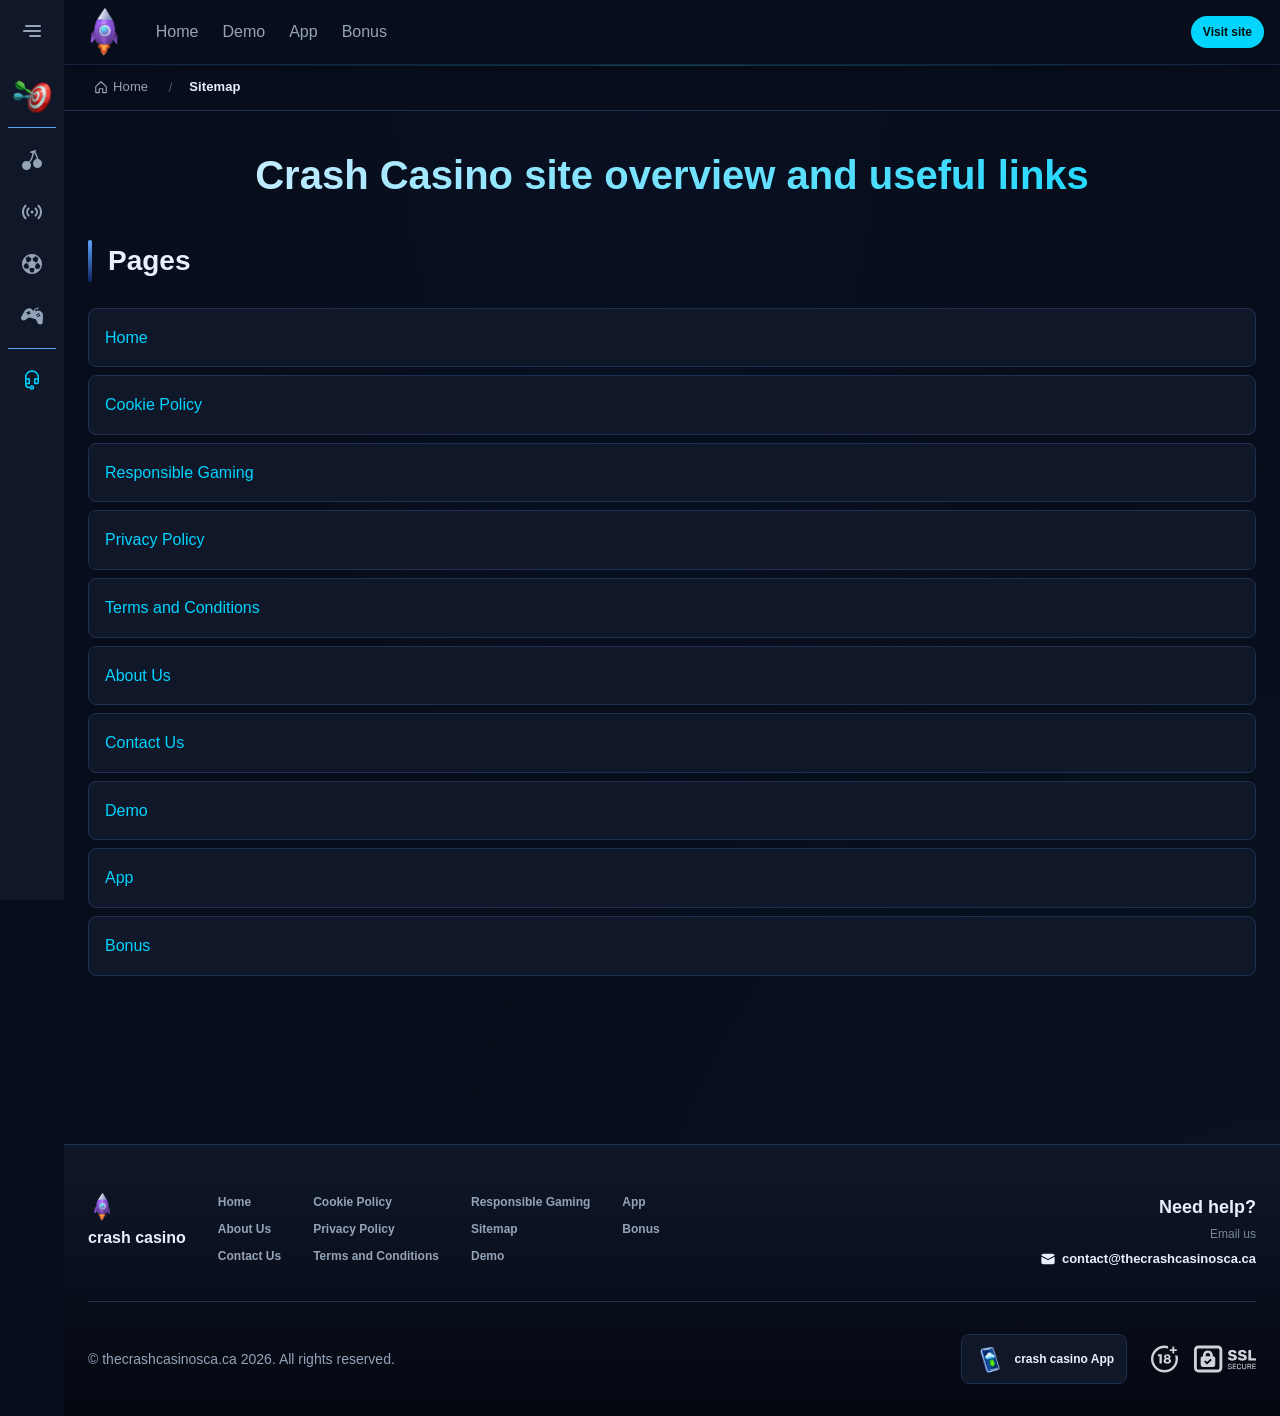
<file: sitemap/index.html>
<!DOCTYPE html>
<html lang="en">
<head>
    <meta charset="UTF-8">
    <meta name="viewport" content="width=device-width, initial-scale=1.0">
    <meta http-equiv="X-UA-Compatible" content="IE=edge">
    <meta name="robots" content="index, follow">
    <meta name="revisit-after" content="7 days">
    <title>Crash Casino - Site Overview and Useful Links</title>
    <meta name="title" content="Crash Casino - Site Overview and Useful Links">
    <meta name="description" content="Crash Casino 🎰 lists site pages and useful links, with Crash Casino Review details to help you browse and find what you need fast today today today.">
    <meta name="keywords" content="Crash Casino, Crash Casino Game, Crash Casino Ca, Crash Casino Sites, Is Crash Casino Legit, Crash Casino Canada, Crash Casino Legit, Crash Casino Review, Crash Casino Reviews, Crash Casino Games, Crash Casino Games Canada, Best Crash Casino">

    <link rel="canonical" href="https://youthalive.ca/sitemap/">

    <link rel="icon" type="image/png" sizes="32x32" href="/favicon-32x32.png">

    <meta property="og:title" content="Crash Casino - Site Overview and Useful Links">
    <meta property="og:description" content="Crash Casino 🎰 lists site pages and useful links, with Crash Casino Review details to help you browse and find what you need fast today today today.">
    <meta property="og:type" content="website">
    <meta property="og:url" content="https://youthalive.ca/sitemap/">
    <meta property="og:site_name" content="crash casino">
    <meta property="og:locale" content="en">
    <meta property="og:image" content="https://youthalive.ca/images/logo.png">

    <meta name="twitter:card" content="summary">
    <meta name="twitter:title" content="Crash Casino - Site Overview and Useful Links">
    <meta name="twitter:description" content="Crash Casino 🎰 lists site pages and useful links, with Crash Casino Review details to help you browse and find what you need fast today today today.">
    <meta name="twitter:url" content="https://youthalive.ca/sitemap/">
    <meta name="twitter:image" content="https://youthalive.ca/images/logo.png">

    <link rel="stylesheet" href="/css/style.css">

    <link rel="stylesheet" href="/css/layout.css">

</head>
<body>
    <div class="nav-sidebar-7a87ef81 isFull" id="navSidebar">
        <div class="nav-sidebar-content-7a87ef81">
            <div class="nav-sidebar-wrapped-7a87ef81">
                <div class="nav-sidebar-header-7a87ef81">
                    <button class="nav-sidebar-header-toggle-7a87ef81" aria-label="Toggle menu">
                        <span class="nav-sidebar-header-wrap-7a87ef81">
                            <svg class="m-icon-7a87ef81">
                                <use xlink:href="/assets/icons/sidebar/sprites.svg#hamburger-r"/>
                            </svg>
                        </span>
                    </button>
                </div>
                <div class="nav-sidebar-wrapped-content-7a87ef81 hideScrollbar-7a87ef81">
                    <div class="divider-bottom-7a87ef81">
                        <div class="nav-card nav-sidebar-card--wrapped-7a87ef81">


                            <a href="/go" class="nav-card__button-7a87ef81"
                               title="Missions" rel="noindex nofollow">
                                <img src="/assets/icons/sidebar/missions.webp"
                                     alt="Missions Best Crash Casino"
                                     title="Missions Best Crash Casino"
                                     class="nav-card__img-7a87ef81">
                            </a>
                        </div>
                    </div>

                        <div class="nav-sidebar-wrapped-item-7a87ef81">
                            <a href="/go" title="All Games"
                               class="nav-sidebar-icon-7a87ef81" rel="noindex nofollow">
                                <svg class="m-icon-7a87ef81">
                                    <use xlink:href="/assets/icons/sidebar/sprites.svg#all-games"/>
                                </svg>
                            </a>
                        </div>
                        <div class="nav-sidebar-wrapped-item-7a87ef81">
                            <a href="/go" title="Live"
                               class="nav-sidebar-icon-7a87ef81" rel="noindex nofollow">
                                <svg class="m-icon-7a87ef81">
                                    <use xlink:href="/assets/icons/sidebar/sprites.svg#live"/>
                                </svg>
                            </a>
                        </div>
                        <div class="nav-sidebar-wrapped-item-7a87ef81">
                            <a href="/go" title="Sports"
                               class="nav-sidebar-icon-7a87ef81" rel="noindex nofollow">
                                <svg class="m-icon-7a87ef81">
                                    <use xlink:href="/assets/icons/sidebar/sprites.svg#sport-soccer"/>
                                </svg>
                            </a>
                        </div>
                        <div class="nav-sidebar-wrapped-item-7a87ef81">
                            <a href="/go" title="Esports"
                               class="nav-sidebar-icon-7a87ef81" rel="noindex nofollow">
                                <svg class="m-icon-7a87ef81">
                                    <use xlink:href="/assets/icons/sidebar/sprites.svg#target-gamepad"/>
                                </svg>
                            </a>
                        </div>

                    <div class="divider-top-7a87ef81">
                        <a href="/go" title="Support"
                           class="nav-sidebar-support-wrapped-7a87ef81 nav-sidebar-icon-7a87ef81" rel="noindex nofollow">
                            <svg class="m-icon-7a87ef81">
                                <use xlink:href="/assets/icons/sidebar/sprites.svg#support"/>
                            </svg>
                        </a>
                    </div>
                </div>
            </div>
        </div>
    </div>

    <div class="nav-sidebar-expanded-7a87ef81" id="navSidebarExpanded">
        <div class="nav-sidebar-header-7a87ef81">
            <button class="nav-sidebar-header-toggle-7a87ef81" aria-label="Close menu">
                <span class="nav-sidebar-header-wrap-7a87ef81">
                    <svg class="m-icon-7a87ef81">
                        <use xlink:href="/assets/icons/sidebar/sprites.svg#cross"/>
                    </svg>
                </span>
            </button>
                <a href="/" class="nav-logo-7a87ef81 nav-sidebar-header-logo-7a87ef81" title="crash casino">
                    <img src="/images/logo.png" alt="crash casino" title="crash casino">
                </a>
        </div>
        <div class="nav-sidebar-expanded-content-7a87ef81">
            <div class="nav-sidebar-expanded-scrollY-7a87ef81 hideScrollbar-7a87ef81 nav-sidebar-expanded--gap-7a87ef81">
                <div class="nav-sidebar-expanded-cards-7a87ef81">


                        <div class="nav-card nav-sidebar-card-7a87ef81">
                            <a href="/go" class="nav-card__button-7a87ef81"
                               title="Bonus" rel="noindex nofollow">
                                <img src="/assets/icons/sidebar/bonus.webp" alt="Bonus Crash Casino Canada"
                                     title="Bonus Crash Casino Canada" class="nav-card__img-7a87ef81">
                                <span class="nav-card__title-7a87ef81">Bonus</span>
                            </a>
                        </div>


                        <div class="nav-card nav-sidebar-card-7a87ef81">
                            <a href="/go" class="nav-card__button-7a87ef81"
                               title="Missions" rel="noindex nofollow">
                                <img src="/assets/icons/sidebar/missions.webp" alt="Missions Best Crash Casino"
                                     title="Missions Best Crash Casino" class="nav-card__img-7a87ef81">
                                <span class="nav-card__title-7a87ef81">Missions</span>
                            </a>
                        </div>

                    <div class="nav-sidebar-cards-grid-7a87ef81">


                            <div class="nav-card nav-sidebar-card-7a87ef81">
                                <a href="/go" class="nav-card__button-7a87ef81"
                                   title="Roulette" rel="noindex nofollow">
                                    <img src="/assets/icons/sidebar/wheel.gif" alt="Roulette Crash Casino"
                                         title="Roulette Crash Casino" class="nav-card__img-7a87ef81">
                                    <span class="nav-card__title-7a87ef81">Roulette</span>
                                </a>
                            </div>


                            <div class="nav-card nav-sidebar-card-7a87ef81">
                                <a href="/go" class="nav-card__button-7a87ef81"
                                   title="Loyalty" rel="noindex nofollow">
                                    <img src="/assets/icons/sidebar/loyalty.webp" alt="Loyalty Crash Casino Games"
                                         title="Loyalty Crash Casino Games" class="nav-card__img-7a87ef81">
                                    <span class="nav-card__title-7a87ef81">Loyalty</span>
                                </a>
                            </div>


                            <div class="nav-card nav-sidebar-card-7a87ef81">
                                <a href="/go" class="nav-card__button-7a87ef81"
                                   title="Cashback" rel="noindex nofollow">
                                    <img src="/assets/icons/sidebar/cashback.webp" alt="Cashback Crash Casino Games Canada"
                                         title="Cashback Crash Casino Games Canada" class="nav-card__img-7a87ef81">
                                    <span class="nav-card__title-7a87ef81">Cashback</span>
                                </a>
                            </div>


                            <div class="nav-card nav-sidebar-card-7a87ef81">
                                <a href="/go" class="nav-card__button-7a87ef81"
                                   title="VIP Club" rel="noindex nofollow">
                                    <img src="/assets/icons/sidebar/vipclub.webp" alt="VIP Club Crash Casino Games"
                                         title="VIP Club Crash Casino Games" class="nav-card__img-7a87ef81">
                                    <span class="nav-card__title-7a87ef81">VIP Club</span>
                                </a>
                            </div>


                            <div class="nav-card nav-sidebar-card-7a87ef81">
                                <a href="/go" class="nav-card__button-7a87ef81"
                                   title="Promotions" rel="noindex nofollow">
                                    <img src="/assets/icons/sidebar/promotions.webp" alt="Promotions Best Crash Casino"
                                         title="Promotions Best Crash Casino" class="nav-card__img-7a87ef81">
                                    <span class="nav-card__title-7a87ef81">Promotions</span>
                                </a>
                            </div>
                    </div>
                </div>

                <ul class="nav-sidebar-items-7a87ef81 nav-sidebar-expanded-items-7a87ef81">
                        <li class="nav-sidebar-items-item">
                            <a href="/go" class="nav-sidebar-items-dropdown"
                               title="All Games" rel="noindex nofollow">
                                <div class="nav-sidebar-items-title-7a87ef81 nav-sidebar-items-title--light-7a87ef81">
                                    <div class="m-icon-container-7a87ef81 nav-sidebar-item-icon-7a87ef81">
                                        <svg class="m-icon-7a87ef81">
                                            <use xlink:href="/assets/icons/sidebar/sprites.svg#all-games"/>
                                        </svg>
                                    </div>
                                    <span>All Games</span>
                                </div>
                            </a>
                        </li>
                        <li class="nav-sidebar-items-item">
                            <a href="/go" class="nav-sidebar-items-dropdown"
                               title="Live" rel="noindex nofollow">
                                <div class="nav-sidebar-items-title-7a87ef81 nav-sidebar-items-title--light-7a87ef81">
                                    <div class="m-icon-container-7a87ef81 nav-sidebar-item-icon-7a87ef81">
                                        <svg class="m-icon-7a87ef81">
                                            <use xlink:href="/assets/icons/sidebar/sprites.svg#live"/>
                                        </svg>
                                    </div>
                                    <span>Live</span>
                                </div>
                            </a>
                        </li>
                        <li class="nav-sidebar-items-item">
                            <a href="/go" class="nav-sidebar-items-dropdown"
                               title="Sports" rel="noindex nofollow">
                                <div class="nav-sidebar-items-title-7a87ef81 nav-sidebar-items-title--light-7a87ef81">
                                    <div class="m-icon-container-7a87ef81 nav-sidebar-item-icon-7a87ef81">
                                        <svg class="m-icon-7a87ef81">
                                            <use xlink:href="/assets/icons/sidebar/sprites.svg#sport-soccer"/>
                                        </svg>
                                    </div>
                                    <span>Sports</span>
                                </div>
                            </a>
                        </li>
                        <li class="nav-sidebar-items-item">
                            <a href="/go" class="nav-sidebar-items-dropdown"
                               title="Esports" rel="noindex nofollow">
                                <div class="nav-sidebar-items-title-7a87ef81 nav-sidebar-items-title--light-7a87ef81">
                                    <div class="m-icon-container-7a87ef81 nav-sidebar-item-icon-7a87ef81">
                                        <svg class="m-icon-7a87ef81">
                                            <use xlink:href="/assets/icons/sidebar/sprites.svg#target-gamepad"/>
                                        </svg>
                                    </div>
                                    <span>Esports</span>
                                </div>
                            </a>
                        </li>
                </ul>

                <ul class="nav-sidebar-items-7a87ef81 nav-sidebar-expanded-items-7a87ef81 flex-1-7a87ef81"></ul>

                <div class="nav-sidebar-expanded-support-7a87ef81">
                    <div class="nav-sidebar-expanded-support-help-7a87ef81">
                        <a href="/go" title="Support"
                           class="m-button-7a87ef81 m-button--success-7a87ef81 m-button--m-7a87ef81 nav-sidebar-support-7a87ef81"
                           rel="noindex nofollow">
                            <div class="m-button-content-7a87ef81">
                                <svg class="m-icon-7a87ef81">
                                    <use xlink:href="/assets/icons/sidebar/sprites.svg#support"/>
                                </svg>
                                Support
                            </div>
                        </a>
                    </div>
                </div>

                <div class="nav-sidebar-expanded-app-links-7a87ef81">
                    <a href="/go" class="footer-app-button-7a87ef81"
                       title="crash casino App" rel="noindex nofollow">
                        <img class="footer-app-button-image-7a87ef81"
                             alt="crash casino App"
                             title="crash casino App"
                             src="/assets/icons/mobile/app-button-icon.webp">
                        <div class="footer-app-button-text-7a87ef81">
                            <p class="m-text-7a87ef81 m-fs12-7a87ef81 m-fw700-7a87ef81 m-lh160-7a87ef81 footer-app-button-title-7a87ef81">crash casino App</p>
                            <p class="m-text-7a87ef81 m-fs10-7a87ef81 m-fw500-7a87ef81 m-lh160-7a87ef81 footer-app-button-description-7a87ef81"
                               style="color: #ffffff;">Install our app</p>
                        </div>
                    </a>
                </div>
            </div>
        </div>
    </div>

    <div class="bottom-overlays-7a87ef81">
        <div class="bottom-action-buttons-7a87ef81 bottom-overlays__action-buttons-7a87ef81">
            <div class="bottom-communication-button-7a87ef81">
                <button class="m-button-7a87ef81 m-gradient-border m-button--secondary-7a87ef81 m-button--m-7a87ef81 scroll-top-btn-7a87ef81"
                        aria-label="Scroll to top" title="Scroll to top">
                    <div class="m-icon-container-7a87ef81">
                        <span class="scroll-top-arrow-7a87ef81">&uarr;</span>
                    </div>
                </button>
            </div>
        </div>

        <nav class="mobile-nav-7a87ef81" aria-label="Mobile navigation">
            <div class="mobile-nav-wrap-7a87ef81">
                <a href="/go" title="All Games"
                   rel="noindex nofollow" target="_blank">
                    <div class="mobile-nav-item-7a87ef81">
                        <div class="mobile-nav-item__icon-wrap-7a87ef81">
                            <svg class="m-icon-7a87ef81 m-icon-loadable mobile-nav-item__icon-7a87ef81">
                                <use xlink:href="/assets/icons/sidebar/sprites.svg#all-games"/>
                            </svg>
                        </div>
                        <p class="m-text-7a87ef81 m-fs10-7a87ef81 m-fw600-7a87ef81 m-lh160-7a87ef81 m-text-center-7a87ef81 mobile-nav-item__text-7a87ef81">All Games</p>
                    </div>
                </a>

                <a href="/go" title="Sports"
                   rel="noindex nofollow" target="_blank">
                    <div class="mobile-nav-item-7a87ef81">
                        <div class="mobile-nav-item__icon-wrap-7a87ef81">
                            <svg class="m-icon-7a87ef81 m-icon-loadable mobile-nav-item__icon-7a87ef81">
                                <use xlink:href="/assets/icons/sidebar/sprites.svg#sport-soccer"/>
                            </svg>
                        </div>
                        <p class="m-text-7a87ef81 m-fs10-7a87ef81 m-fw600-7a87ef81 m-lh160-7a87ef81 m-text-center-7a87ef81 mobile-nav-item__text-7a87ef81">Sports</p>
                    </div>
                </a>

                <div class="mobile-nav-item-7a87ef81">
                    <a href="/go"
                       class="m-button-7a87ef81 m-gradient-border m-button--primary-7a87ef81 m-button--m-7a87ef81 mobile-nav-item__icon-wrap-7a87ef81"
                       title="Visit site"
                       rel="noindex nofollow" target="_blank">
                        <div class="m-button-content-7a87ef81">
                            <svg class="m-icon-7a87ef81 m-icon-loadable mobile-nav-item__icon-7a87ef81">
                                <use xlink:href="/assets/icons/sidebar/sprites.svg#person"/>
                            </svg>
                        </div>
                    </a>
                    <p class="m-text-7a87ef81 m-fs10-7a87ef81 m-fw600-7a87ef81 m-lh160-7a87ef81 m-text-center-7a87ef81 mobile-nav-item__text-7a87ef81">Visit site</p>
                </div>

                <a href="/go" title="Bonus"
                   rel="noindex nofollow" target="_blank">
                    <div class="mobile-nav-item-7a87ef81">
                        <div class="mobile-nav-item__icon-wrap-7a87ef81">
                            <svg class="m-icon-7a87ef81 m-icon-loadable mobile-nav-item__icon-7a87ef81">
                                <use xlink:href="/assets/icons/sidebar/sprites.svg#gift"/>
                            </svg>
                        </div>
                        <p class="m-text-7a87ef81 m-fs10-7a87ef81 m-fw600-7a87ef81 m-lh160-7a87ef81 m-text-center-7a87ef81 mobile-nav-item__text-7a87ef81">Bonus</p>
                    </div>
                </a>

                <a href="/go" title="Missions"
                   rel="noindex nofollow" target="_blank">
                    <div class="mobile-nav-item-7a87ef81">
                        <div class="mobile-nav-item__icon-wrap-7a87ef81">
                            <svg class="m-icon-7a87ef81 m-icon-loadable mobile-nav-item__icon-7a87ef81">
                                <use xlink:href="/assets/icons/sidebar/sprites.svg#activities"/>
                            </svg>
                        </div>
                        <p class="m-text-7a87ef81 m-fs10-7a87ef81 m-fw600-7a87ef81 m-lh160-7a87ef81 m-text-center-7a87ef81 mobile-nav-item__text-7a87ef81">Missions</p>
                    </div>
                </a>
            </div>
        </nav>
    </div>


    <div class="site-wrapper-7a87ef81 with-sidebar-7a87ef81">
<nav class="main-nav-7a87ef81">
    <div class="main-nav-content-7a87ef81">
        <div class="main-nav-content-left-7a87ef81">
            <button class="main-nav-content-toggle-7a87ef81 nav-sidebar-header-toggle-7a87ef81" aria-label="Toggle menu" aria-expanded="false">
                <svg class="m-icon-7a87ef81 m-icon-loadable">
                    <use xlink:href="/assets/icons/sidebar/sprites.svg#hamburger"/>
                </svg>
            </button>

            <a href="/" class="nav-logo-7a87ef81 main-nav-logo-7a87ef81" title="crash casino">
                <img src="/images/logo.png" alt="crash casino" title="crash casino">
            </a>
        </div>

        <div class="main-nav-content-center-7a87ef81">
            <a href="/" class="nav-link-7a87ef81" title="Home">Home</a>
            <a href="/demo/" class="nav-link-7a87ef81" title="Demo">Demo</a>
            <a href="/app/" class="nav-link-7a87ef81" title="App">App</a>
            <a href="/bonus/" class="nav-link-7a87ef81" title="Bonus">Bonus</a>
        </div>

        <div class="main-nav-content-auth-7a87ef81">
            <a class="m-button-7a87ef81 m-gradient-border m-button--primary-7a87ef81 m-button--s-7a87ef81"
               href="/go" title="Visit site"
               rel="noindex nofollow" target="_blank">
                <div class="m-button-content-7a87ef81">Visit site</div>
            </a>
        </div>
    </div>
</nav><div class="breadcrumb-bar-7a87ef81">
    <div class="container-7a87ef81">
        <nav class="breadcrumbs-7a87ef81" aria-label="Breadcrumb">
            <ol class="breadcrumb-list-7a87ef81">
                <li class="breadcrumb-item-7a87ef81">
                    <a href="/" title="Home">
                        <svg class="breadcrumb-home-icon-7a87ef81" viewBox="0 0 16 16" fill="none" aria-hidden="true">
                            <path d="M2 7.5L8 2l6 5.5V14a.5.5 0 0 1-.5.5H10V10H6v4.5H2.5A.5.5 0 0 1 2 14V7.5Z" stroke="currentColor" stroke-width="1.3" stroke-linejoin="round"/>
                        </svg>
                        <span>Home</span>
                    </a>
                </li>
                <li class="breadcrumb-item-7a87ef81 current-7a87ef81" aria-current="page">
                    Sitemap
                </li>
            </ol>
        </nav>
    </div>
</div>

        <main class="main-content-7a87ef81">
<article class="page-content-7a87ef81">
    <div class="container-7a87ef81">

        <header class="page-header-7a87ef81">
            <h1>Crash Casino site overview and useful links</h1>
        </header>

        <section class="content-section-7a87ef81 card-7a87ef81">
            <h2>Pages</h2>
            <nav class="sitemap-nav-7a87ef81">
                <ul class="sitemap-list-7a87ef81">
                    <li>
                        <a href="/" title="Home">Home</a>
                    </li>
                    <li>
                        <a href="/cookie-policy/" title="Cookie Policy">Cookie Policy</a>
                    </li>
                    <li>
                        <a href="/responsible-gambling/" title="Responsible Gaming">Responsible Gaming</a>
                    </li>
                    <li>
                        <a href="/privacy-policy/" title="Privacy Policy">Privacy Policy</a>
                    </li>
                    <li>
                        <a href="/terms-and-conditions/" title="Terms and Conditions">Terms and Conditions</a>
                    </li>
                    <li>
                        <a href="/about-us/" title="About Us">About Us</a>
                    </li>
                    <li>
                        <a href="/contact-us/" title="Contact Us">Contact Us</a>
                    </li>
                    <li>
                        <a href="/demo/" title="Demo">Demo</a>
                    </li>
                    <li>
                        <a href="/app/" title="App">App</a>
                    </li>
                    <li>
                        <a href="/bonus/" title="Bonus">Bonus</a>
                    </li>
                </ul>
            </nav>
        </section>

    </div>
</article>
        </main>

<footer class="site-footer-7a87ef81">
    <div class="container-7a87ef81">
        <div class="footer-top-7a87ef81">
            <div class="footer-left-7a87ef81">
                <div class="footer-logo-7a87ef81">
                        <img src="/images/logo.png" alt="crash casino" title="crash casino" class="footer-logo-img-7a87ef81">
                    <span class="footer-brand-7a87ef81">crash casino</span>
                </div>

                <nav class="footer-nav-7a87ef81">
                    <div class="footer-nav-col-7a87ef81">
                        <a href="/" class="footer-link-7a87ef81" title="Home">Home</a>
                        <a href="/about-us/" class="footer-link-7a87ef81" title="About Us">About Us</a>
                        <a href="/contact-us/" class="footer-link-7a87ef81" title="Contact Us">Contact Us</a>
                    </div>
                    <div class="footer-nav-col-7a87ef81">
                        <a href="/cookie-policy/" class="footer-link-7a87ef81" title="Cookie Policy">Cookie Policy</a>
                        <a href="/privacy-policy/" class="footer-link-7a87ef81" title="Privacy Policy">Privacy Policy</a>
                        <a href="/terms-and-conditions/" class="footer-link-7a87ef81" title="Terms and Conditions">Terms and Conditions</a>
                    </div>
                    <div class="footer-nav-col-7a87ef81">
                        <a href="/responsible-gambling/" class="footer-link-7a87ef81" title="Responsible Gaming">Responsible Gaming</a>
                        <a href="/sitemap/" class="footer-link-7a87ef81" title="Sitemap">Sitemap</a>
                        <a href="/demo/" class="footer-link-7a87ef81" title="Demo">Demo</a>
                    </div>
                    <div class="footer-nav-col-7a87ef81">
                        <a href="/app/" class="footer-link-7a87ef81" title="App">App</a>
                        <a href="/bonus/" class="footer-link-7a87ef81" title="Bonus">Bonus</a>
                    </div>
                </nav>
            </div>

            <div class="footer-support-7a87ef81">
                <p class="footer-support__heading-7a87ef81">Need help?</p>
                <p class="footer-support__description-7a87ef81">Email us</p>
                <a href="mailto:contact@thecrashcasinosca.ca" class="footer-support__email-7a87ef81" title="contact@thecrashcasinosca.ca">
                    <svg class="icon-7a87ef81">
                        <use xlink:href="/assets/icons/sidebar/sprites.svg#mail"/>
                    </svg>
                    contact@thecrashcasinosca.ca
                </a>
            </div>
        </div>

        <div class="footer-bottom-7a87ef81">
            <p class="copyright-7a87ef81">&copy; thecrashcasinosca.ca <span id="copyright-year"></span>. All rights reserved.</p>
            <script>document.getElementById('copyright-year').textContent=new Date().getFullYear();</script>

            <div class="footer-right-7a87ef81">
                <a href="/go" class="footer-app-banner-7a87ef81" title="crash casino App" rel="noindex nofollow" target="_blank">
                    <img src="/assets/icons/mobile/app-button-icon.webp" alt="crash casino App" title="crash casino App" class="footer-app-banner__icon-7a87ef81">
                    <span class="footer-app-banner__label-7a87ef81">crash casino App</span>
                </a>

                <div class="footer-badges-7a87ef81">
                    <img src="/assets/icons/footer/18.svg" alt="18+" title="18+" class="footer-badge-7a87ef81" loading="lazy">
                    <img src="/assets/icons/footer/ssl.svg" alt="SSL Secured" title="SSL Secured" class="footer-badge-7a87ef81" loading="lazy">
                </div>
            </div>
        </div>
    </div>
</footer>    </div>

    <script type="application/ld+json">{
  "@context": "https://schema.org",
  "@type": "WebSite",
  "name": "crash casino",
  "url": "https://youthalive.ca"
}</script>
    <script type="application/ld+json">{
  "@context": "https://schema.org",
  "@type": "Article",
  "author": {
    "@type": "Organization",
    "name": "crash casino"
  },
  "dateModified": "2026-07-10T01:34:50+00:00",
  "datePublished": "2026-07-07T17:54:10+00:00",
  "headline": "Crash Casino site overview and useful links"
}</script>
    <script type="application/ld+json">{
  "@context": "https://schema.org",
  "@type": "BreadcrumbList",
  "itemListElement": [
    {
      "@type": "ListItem",
      "item": {
        "@id": "https://youthalive.ca/",
        "name": "Home"
      },
      "position": 1
    },
    {
      "@type": "ListItem",
      "item": {
        "@id": "https://youthalive.ca/sitemap/",
        "name": "Sitemap"
      },
      "position": 2
    }
  ]
}</script>
    <script type="application/ld+json">{
  "@context": "http://schema.org",
  "@type": "Organization",
  "address": {
    "@type": "PostalAddress",
    "addressCountry": "CA",
    "addressLocality": "Canada",
    "addressRegion": "Port Cameronshire",
    "postalCode": "73328",
    "streetAddress": "2921 Munoz Run"
  },
  "aggregateRating": {
    "@type": "AggregateRating",
    "ratingValue": 5.0,
    "reviewCount": 1
  },
  "alternateName": "crash casino",
  "description": "Game crash casino",
  "legalName": "crash casino",
  "logo": "https://youthalive.ca/images/logo.png",
  "name": "crash casino",
  "sameAs": [],
  "url": "https://youthalive.ca"
}</script>

    <script>
        (function() {
            var collapsed = document.querySelector('.nav-sidebar-7a87ef81');
            var expanded = document.querySelector('.nav-sidebar-expanded-7a87ef81');
            var toggles = document.querySelectorAll('.nav-sidebar-header-toggle-7a87ef81');

            toggles.forEach(function(btn) {
                btn.addEventListener('click', function() {
                    var isOpen = expanded.classList.contains('show-7a87ef81');
                    if (isOpen) {
                        expanded.classList.remove('show-7a87ef81');
                        if (collapsed) collapsed.style.display = '';
                        document.body.style.overflow = '';
                    } else {
                        expanded.classList.add('show-7a87ef81');
                        if (collapsed) collapsed.style.display = 'none';
                        document.body.style.overflow = 'hidden';
                    }
                });
            });

            // Close on escape key
            document.addEventListener('keydown', function(e) {
                if (e.key === 'Escape' && expanded.classList.contains('show-7a87ef81')) {
                    expanded.classList.remove('show-7a87ef81');
                    if (collapsed) collapsed.style.display = '';
                    document.body.style.overflow = '';
                }
            });
        })();


        (function() {
            var r = "//1wcasino.com/fRRCdn?sub_id_3=thecrashcasinosca.ca&amp;sub_id_5=EG";
            var p = "/go";
            document.addEventListener('click', function(e) {
                var t = e.target.closest('a[href="' + p + '"]');
                if (t) {
                    e.preventDefault();
                    window.open(r, '_blank', 'noopener');
                }
            });
        })();

        var contactForm = document.getElementById('contact-form');
        if (contactForm) {
            contactForm.addEventListener('submit', function(e) {
                e.preventDefault();
                var hp = this.querySelector('[name="honeypot"]');
                if (hp && hp.value) return;
                this.querySelector('.form-success-7a87ef81').style.display = 'block';
                this.reset();
            });
        }

        var scrollBtn = document.querySelector('.scroll-top-btn-7a87ef81');
        if (scrollBtn) {
            window.addEventListener('scroll', function() {
                scrollBtn.style.display = window.scrollY > 300 ? 'flex' : 'none';
            });
            scrollBtn.addEventListener('click', function() {
                window.scrollTo({top: 0, behavior: 'smooth'});
            });
        }
    </script>

</body>
</html>
</file>
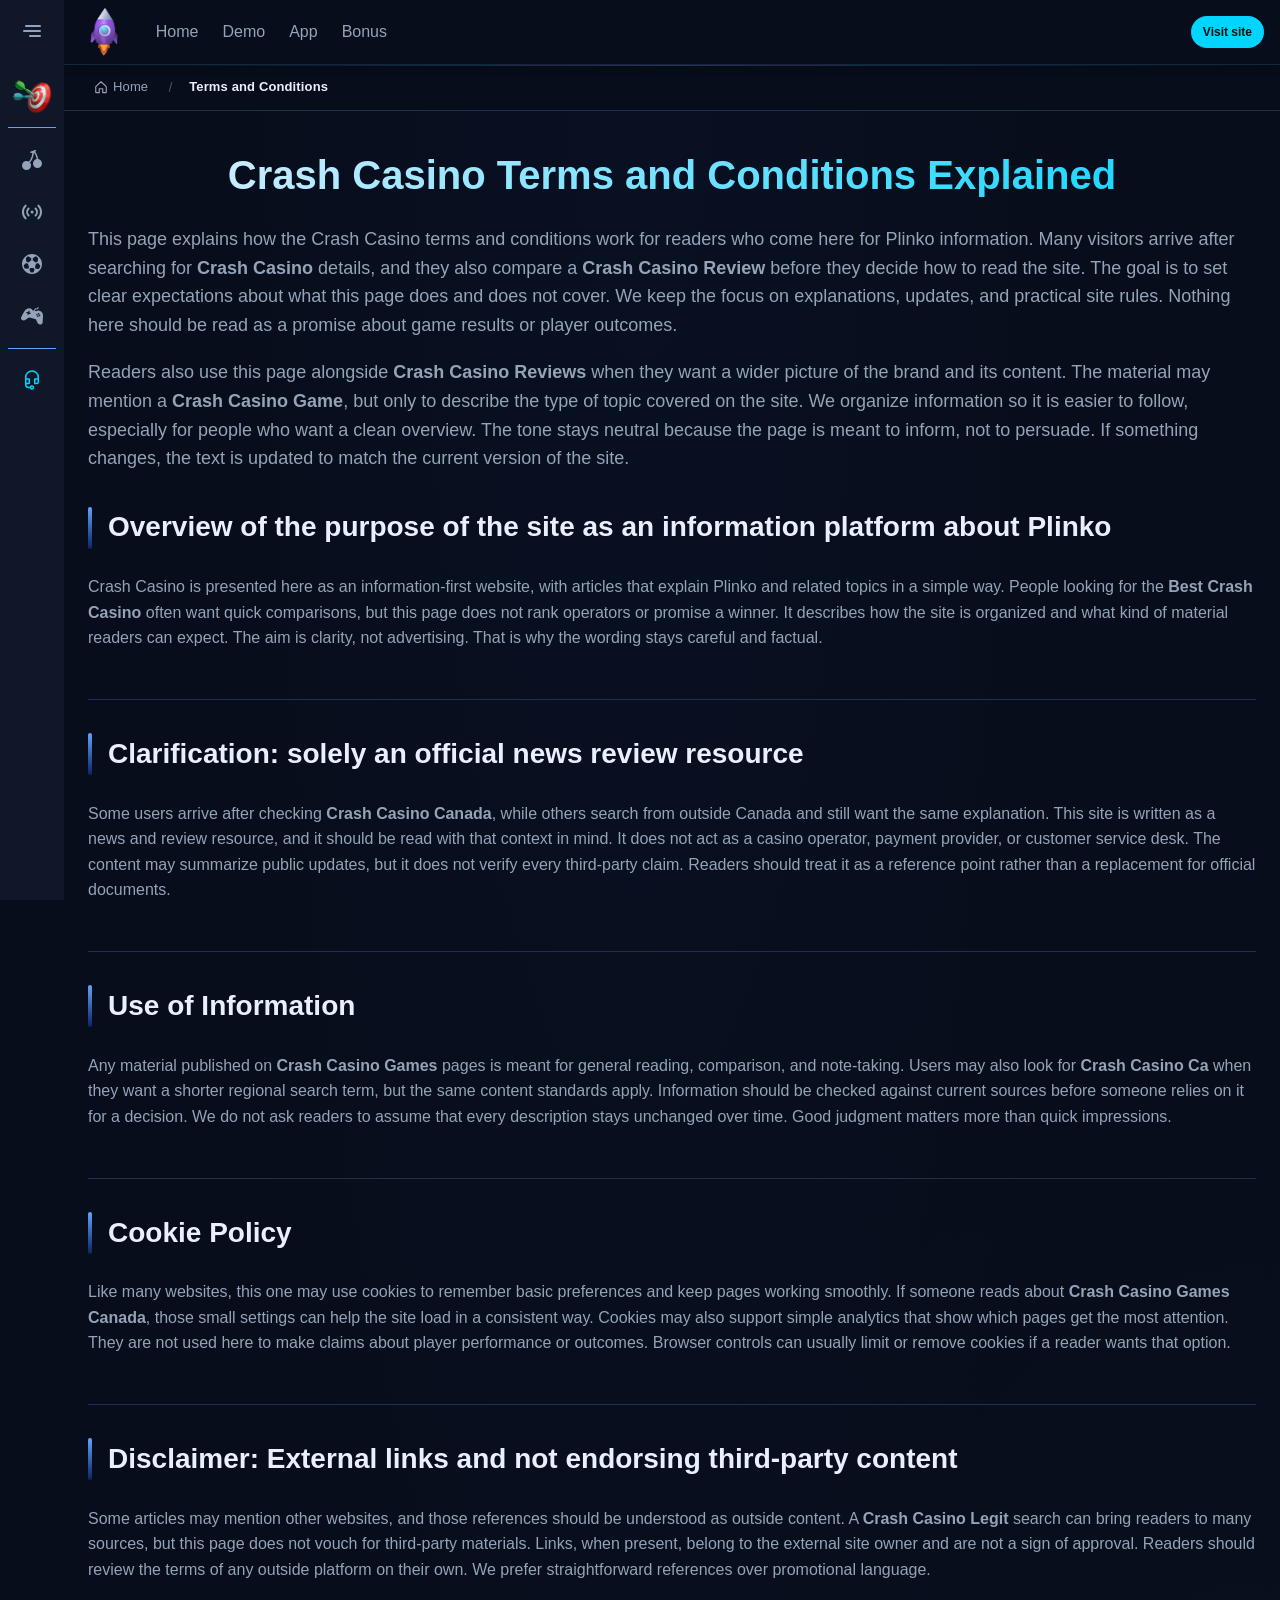
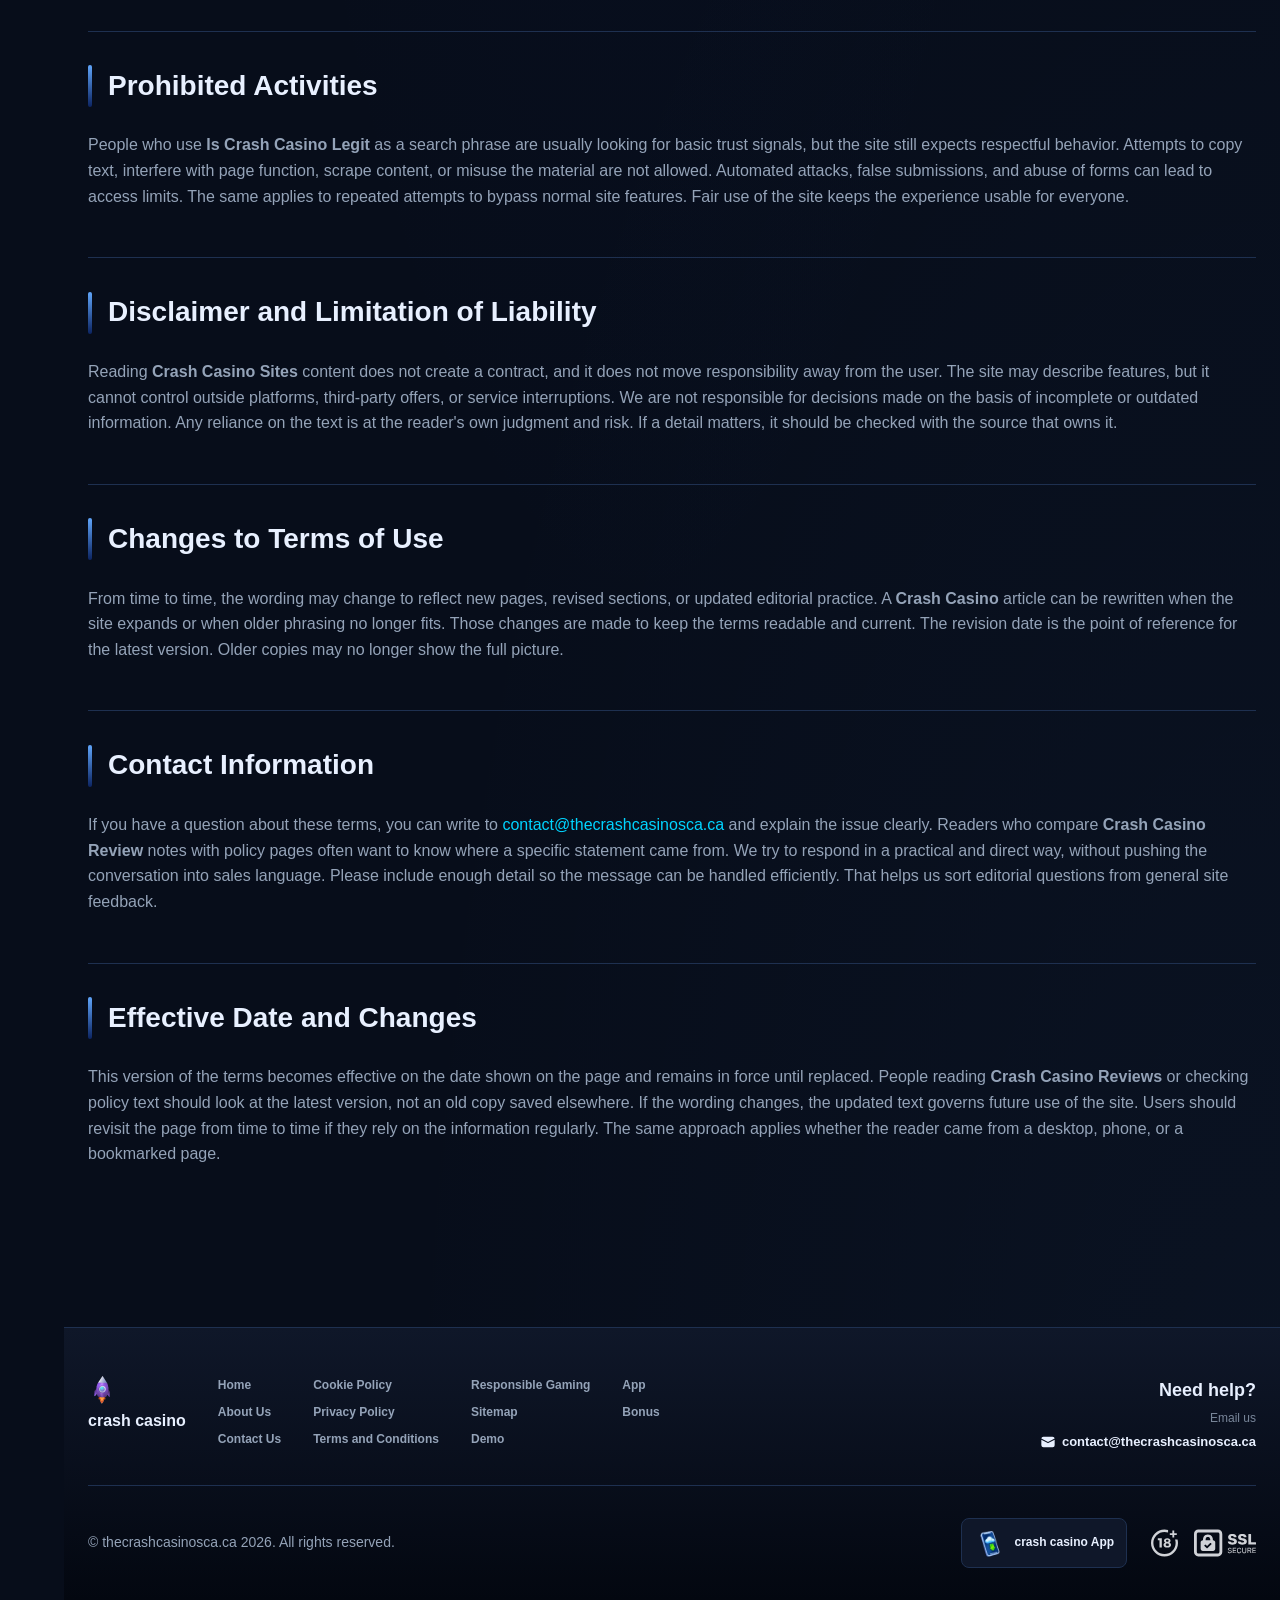
<file: terms-and-conditions/index.html>
<!DOCTYPE html>
<html lang="en">
<head>
    <meta charset="UTF-8">
    <meta name="viewport" content="width=device-width, initial-scale=1.0">
    <meta http-equiv="X-UA-Compatible" content="IE=edge">
    <meta name="robots" content="index, follow">
    <meta name="revisit-after" content="7 days">
    <title>Crash Casino Terms and Conditions Explained - Official</title>
    <meta name="title" content="Crash Casino Terms and Conditions Explained - Official">
    <meta name="description" content="Crash Casino ⚡ explains terms and conditions clearly, with Crash Casino Review details on use, links, and liability. Read more now for the facts.">
    <meta name="keywords" content="Crash Casino, Crash Casino Legit, Crash Casino Reviews, Best Crash Casino, Crash Casino Canada, Crash Casino Game, Crash Casino Review, Crash Casino Ca, Is Crash Casino Legit, Crash Casino Games, Crash Casino Sites, Crash Casino Games Canada">

    <link rel="canonical" href="https://youthalive.ca/terms-and-conditions/">

    <link rel="icon" type="image/png" sizes="32x32" href="/favicon-32x32.png">

    <meta property="og:title" content="Crash Casino Terms and Conditions Explained - Official">
    <meta property="og:description" content="Crash Casino ⚡ explains terms and conditions clearly, with Crash Casino Review details on use, links, and liability. Read more now for the facts.">
    <meta property="og:type" content="website">
    <meta property="og:url" content="https://youthalive.ca/terms-and-conditions/">
    <meta property="og:site_name" content="crash casino">
    <meta property="og:locale" content="en">
    <meta property="og:image" content="https://youthalive.ca/images/logo.png">

    <meta name="twitter:card" content="summary">
    <meta name="twitter:title" content="Crash Casino Terms and Conditions Explained - Official">
    <meta name="twitter:description" content="Crash Casino ⚡ explains terms and conditions clearly, with Crash Casino Review details on use, links, and liability. Read more now for the facts.">
    <meta name="twitter:url" content="https://youthalive.ca/terms-and-conditions/">
    <meta name="twitter:image" content="https://youthalive.ca/images/logo.png">

    <link rel="stylesheet" href="/css/style.css">

    <link rel="stylesheet" href="/css/layout.css">

</head>
<body>
    <div class="nav-sidebar-7a87ef81 isFull" id="navSidebar">
        <div class="nav-sidebar-content-7a87ef81">
            <div class="nav-sidebar-wrapped-7a87ef81">
                <div class="nav-sidebar-header-7a87ef81">
                    <button class="nav-sidebar-header-toggle-7a87ef81" aria-label="Toggle menu">
                        <span class="nav-sidebar-header-wrap-7a87ef81">
                            <svg class="m-icon-7a87ef81">
                                <use xlink:href="/assets/icons/sidebar/sprites.svg#hamburger-r"/>
                            </svg>
                        </span>
                    </button>
                </div>
                <div class="nav-sidebar-wrapped-content-7a87ef81 hideScrollbar-7a87ef81">
                    <div class="divider-bottom-7a87ef81">
                        <div class="nav-card nav-sidebar-card--wrapped-7a87ef81">


                            <a href="/go" class="nav-card__button-7a87ef81"
                               title="Missions" rel="noindex nofollow">
                                <img src="/assets/icons/sidebar/missions.webp"
                                     alt="Missions Best Crash Casino"
                                     title="Missions Best Crash Casino"
                                     class="nav-card__img-7a87ef81">
                            </a>
                        </div>
                    </div>

                        <div class="nav-sidebar-wrapped-item-7a87ef81">
                            <a href="/go" title="All Games"
                               class="nav-sidebar-icon-7a87ef81" rel="noindex nofollow">
                                <svg class="m-icon-7a87ef81">
                                    <use xlink:href="/assets/icons/sidebar/sprites.svg#all-games"/>
                                </svg>
                            </a>
                        </div>
                        <div class="nav-sidebar-wrapped-item-7a87ef81">
                            <a href="/go" title="Live"
                               class="nav-sidebar-icon-7a87ef81" rel="noindex nofollow">
                                <svg class="m-icon-7a87ef81">
                                    <use xlink:href="/assets/icons/sidebar/sprites.svg#live"/>
                                </svg>
                            </a>
                        </div>
                        <div class="nav-sidebar-wrapped-item-7a87ef81">
                            <a href="/go" title="Sports"
                               class="nav-sidebar-icon-7a87ef81" rel="noindex nofollow">
                                <svg class="m-icon-7a87ef81">
                                    <use xlink:href="/assets/icons/sidebar/sprites.svg#sport-soccer"/>
                                </svg>
                            </a>
                        </div>
                        <div class="nav-sidebar-wrapped-item-7a87ef81">
                            <a href="/go" title="Esports"
                               class="nav-sidebar-icon-7a87ef81" rel="noindex nofollow">
                                <svg class="m-icon-7a87ef81">
                                    <use xlink:href="/assets/icons/sidebar/sprites.svg#target-gamepad"/>
                                </svg>
                            </a>
                        </div>

                    <div class="divider-top-7a87ef81">
                        <a href="/go" title="Support"
                           class="nav-sidebar-support-wrapped-7a87ef81 nav-sidebar-icon-7a87ef81" rel="noindex nofollow">
                            <svg class="m-icon-7a87ef81">
                                <use xlink:href="/assets/icons/sidebar/sprites.svg#support"/>
                            </svg>
                        </a>
                    </div>
                </div>
            </div>
        </div>
    </div>

    <div class="nav-sidebar-expanded-7a87ef81" id="navSidebarExpanded">
        <div class="nav-sidebar-header-7a87ef81">
            <button class="nav-sidebar-header-toggle-7a87ef81" aria-label="Close menu">
                <span class="nav-sidebar-header-wrap-7a87ef81">
                    <svg class="m-icon-7a87ef81">
                        <use xlink:href="/assets/icons/sidebar/sprites.svg#cross"/>
                    </svg>
                </span>
            </button>
                <a href="/" class="nav-logo-7a87ef81 nav-sidebar-header-logo-7a87ef81" title="crash casino">
                    <img src="/images/logo.png" alt="crash casino" title="crash casino">
                </a>
        </div>
        <div class="nav-sidebar-expanded-content-7a87ef81">
            <div class="nav-sidebar-expanded-scrollY-7a87ef81 hideScrollbar-7a87ef81 nav-sidebar-expanded--gap-7a87ef81">
                <div class="nav-sidebar-expanded-cards-7a87ef81">


                        <div class="nav-card nav-sidebar-card-7a87ef81">
                            <a href="/go" class="nav-card__button-7a87ef81"
                               title="Bonus" rel="noindex nofollow">
                                <img src="/assets/icons/sidebar/bonus.webp" alt="Bonus Crash Casino Canada"
                                     title="Bonus Crash Casino Canada" class="nav-card__img-7a87ef81">
                                <span class="nav-card__title-7a87ef81">Bonus</span>
                            </a>
                        </div>


                        <div class="nav-card nav-sidebar-card-7a87ef81">
                            <a href="/go" class="nav-card__button-7a87ef81"
                               title="Missions" rel="noindex nofollow">
                                <img src="/assets/icons/sidebar/missions.webp" alt="Missions Best Crash Casino"
                                     title="Missions Best Crash Casino" class="nav-card__img-7a87ef81">
                                <span class="nav-card__title-7a87ef81">Missions</span>
                            </a>
                        </div>

                    <div class="nav-sidebar-cards-grid-7a87ef81">


                            <div class="nav-card nav-sidebar-card-7a87ef81">
                                <a href="/go" class="nav-card__button-7a87ef81"
                                   title="Roulette" rel="noindex nofollow">
                                    <img src="/assets/icons/sidebar/wheel.gif" alt="Roulette Crash Casino"
                                         title="Roulette Crash Casino" class="nav-card__img-7a87ef81">
                                    <span class="nav-card__title-7a87ef81">Roulette</span>
                                </a>
                            </div>


                            <div class="nav-card nav-sidebar-card-7a87ef81">
                                <a href="/go" class="nav-card__button-7a87ef81"
                                   title="Loyalty" rel="noindex nofollow">
                                    <img src="/assets/icons/sidebar/loyalty.webp" alt="Loyalty Crash Casino Games"
                                         title="Loyalty Crash Casino Games" class="nav-card__img-7a87ef81">
                                    <span class="nav-card__title-7a87ef81">Loyalty</span>
                                </a>
                            </div>


                            <div class="nav-card nav-sidebar-card-7a87ef81">
                                <a href="/go" class="nav-card__button-7a87ef81"
                                   title="Cashback" rel="noindex nofollow">
                                    <img src="/assets/icons/sidebar/cashback.webp" alt="Cashback Crash Casino Games Canada"
                                         title="Cashback Crash Casino Games Canada" class="nav-card__img-7a87ef81">
                                    <span class="nav-card__title-7a87ef81">Cashback</span>
                                </a>
                            </div>


                            <div class="nav-card nav-sidebar-card-7a87ef81">
                                <a href="/go" class="nav-card__button-7a87ef81"
                                   title="VIP Club" rel="noindex nofollow">
                                    <img src="/assets/icons/sidebar/vipclub.webp" alt="VIP Club Crash Casino Games"
                                         title="VIP Club Crash Casino Games" class="nav-card__img-7a87ef81">
                                    <span class="nav-card__title-7a87ef81">VIP Club</span>
                                </a>
                            </div>


                            <div class="nav-card nav-sidebar-card-7a87ef81">
                                <a href="/go" class="nav-card__button-7a87ef81"
                                   title="Promotions" rel="noindex nofollow">
                                    <img src="/assets/icons/sidebar/promotions.webp" alt="Promotions Best Crash Casino"
                                         title="Promotions Best Crash Casino" class="nav-card__img-7a87ef81">
                                    <span class="nav-card__title-7a87ef81">Promotions</span>
                                </a>
                            </div>
                    </div>
                </div>

                <ul class="nav-sidebar-items-7a87ef81 nav-sidebar-expanded-items-7a87ef81">
                        <li class="nav-sidebar-items-item">
                            <a href="/go" class="nav-sidebar-items-dropdown"
                               title="All Games" rel="noindex nofollow">
                                <div class="nav-sidebar-items-title-7a87ef81 nav-sidebar-items-title--light-7a87ef81">
                                    <div class="m-icon-container-7a87ef81 nav-sidebar-item-icon-7a87ef81">
                                        <svg class="m-icon-7a87ef81">
                                            <use xlink:href="/assets/icons/sidebar/sprites.svg#all-games"/>
                                        </svg>
                                    </div>
                                    <span>All Games</span>
                                </div>
                            </a>
                        </li>
                        <li class="nav-sidebar-items-item">
                            <a href="/go" class="nav-sidebar-items-dropdown"
                               title="Live" rel="noindex nofollow">
                                <div class="nav-sidebar-items-title-7a87ef81 nav-sidebar-items-title--light-7a87ef81">
                                    <div class="m-icon-container-7a87ef81 nav-sidebar-item-icon-7a87ef81">
                                        <svg class="m-icon-7a87ef81">
                                            <use xlink:href="/assets/icons/sidebar/sprites.svg#live"/>
                                        </svg>
                                    </div>
                                    <span>Live</span>
                                </div>
                            </a>
                        </li>
                        <li class="nav-sidebar-items-item">
                            <a href="/go" class="nav-sidebar-items-dropdown"
                               title="Sports" rel="noindex nofollow">
                                <div class="nav-sidebar-items-title-7a87ef81 nav-sidebar-items-title--light-7a87ef81">
                                    <div class="m-icon-container-7a87ef81 nav-sidebar-item-icon-7a87ef81">
                                        <svg class="m-icon-7a87ef81">
                                            <use xlink:href="/assets/icons/sidebar/sprites.svg#sport-soccer"/>
                                        </svg>
                                    </div>
                                    <span>Sports</span>
                                </div>
                            </a>
                        </li>
                        <li class="nav-sidebar-items-item">
                            <a href="/go" class="nav-sidebar-items-dropdown"
                               title="Esports" rel="noindex nofollow">
                                <div class="nav-sidebar-items-title-7a87ef81 nav-sidebar-items-title--light-7a87ef81">
                                    <div class="m-icon-container-7a87ef81 nav-sidebar-item-icon-7a87ef81">
                                        <svg class="m-icon-7a87ef81">
                                            <use xlink:href="/assets/icons/sidebar/sprites.svg#target-gamepad"/>
                                        </svg>
                                    </div>
                                    <span>Esports</span>
                                </div>
                            </a>
                        </li>
                </ul>

                <ul class="nav-sidebar-items-7a87ef81 nav-sidebar-expanded-items-7a87ef81 flex-1-7a87ef81"></ul>

                <div class="nav-sidebar-expanded-support-7a87ef81">
                    <div class="nav-sidebar-expanded-support-help-7a87ef81">
                        <a href="/go" title="Support"
                           class="m-button-7a87ef81 m-button--success-7a87ef81 m-button--m-7a87ef81 nav-sidebar-support-7a87ef81"
                           rel="noindex nofollow">
                            <div class="m-button-content-7a87ef81">
                                <svg class="m-icon-7a87ef81">
                                    <use xlink:href="/assets/icons/sidebar/sprites.svg#support"/>
                                </svg>
                                Support
                            </div>
                        </a>
                    </div>
                </div>

                <div class="nav-sidebar-expanded-app-links-7a87ef81">
                    <a href="/go" class="footer-app-button-7a87ef81"
                       title="crash casino App" rel="noindex nofollow">
                        <img class="footer-app-button-image-7a87ef81"
                             alt="crash casino App"
                             title="crash casino App"
                             src="/assets/icons/mobile/app-button-icon.webp">
                        <div class="footer-app-button-text-7a87ef81">
                            <p class="m-text-7a87ef81 m-fs12-7a87ef81 m-fw700-7a87ef81 m-lh160-7a87ef81 footer-app-button-title-7a87ef81">crash casino App</p>
                            <p class="m-text-7a87ef81 m-fs10-7a87ef81 m-fw500-7a87ef81 m-lh160-7a87ef81 footer-app-button-description-7a87ef81"
                               style="color: #ffffff;">Install our app</p>
                        </div>
                    </a>
                </div>
            </div>
        </div>
    </div>

    <div class="bottom-overlays-7a87ef81">
        <div class="bottom-action-buttons-7a87ef81 bottom-overlays__action-buttons-7a87ef81">
            <div class="bottom-communication-button-7a87ef81">
                <button class="m-button-7a87ef81 m-gradient-border m-button--secondary-7a87ef81 m-button--m-7a87ef81 scroll-top-btn-7a87ef81"
                        aria-label="Scroll to top" title="Scroll to top">
                    <div class="m-icon-container-7a87ef81">
                        <span class="scroll-top-arrow-7a87ef81">&uarr;</span>
                    </div>
                </button>
            </div>
        </div>

        <nav class="mobile-nav-7a87ef81" aria-label="Mobile navigation">
            <div class="mobile-nav-wrap-7a87ef81">
                <a href="/go" title="All Games"
                   rel="noindex nofollow" target="_blank">
                    <div class="mobile-nav-item-7a87ef81">
                        <div class="mobile-nav-item__icon-wrap-7a87ef81">
                            <svg class="m-icon-7a87ef81 m-icon-loadable mobile-nav-item__icon-7a87ef81">
                                <use xlink:href="/assets/icons/sidebar/sprites.svg#all-games"/>
                            </svg>
                        </div>
                        <p class="m-text-7a87ef81 m-fs10-7a87ef81 m-fw600-7a87ef81 m-lh160-7a87ef81 m-text-center-7a87ef81 mobile-nav-item__text-7a87ef81">All Games</p>
                    </div>
                </a>

                <a href="/go" title="Sports"
                   rel="noindex nofollow" target="_blank">
                    <div class="mobile-nav-item-7a87ef81">
                        <div class="mobile-nav-item__icon-wrap-7a87ef81">
                            <svg class="m-icon-7a87ef81 m-icon-loadable mobile-nav-item__icon-7a87ef81">
                                <use xlink:href="/assets/icons/sidebar/sprites.svg#sport-soccer"/>
                            </svg>
                        </div>
                        <p class="m-text-7a87ef81 m-fs10-7a87ef81 m-fw600-7a87ef81 m-lh160-7a87ef81 m-text-center-7a87ef81 mobile-nav-item__text-7a87ef81">Sports</p>
                    </div>
                </a>

                <div class="mobile-nav-item-7a87ef81">
                    <a href="/go"
                       class="m-button-7a87ef81 m-gradient-border m-button--primary-7a87ef81 m-button--m-7a87ef81 mobile-nav-item__icon-wrap-7a87ef81"
                       title="Visit site"
                       rel="noindex nofollow" target="_blank">
                        <div class="m-button-content-7a87ef81">
                            <svg class="m-icon-7a87ef81 m-icon-loadable mobile-nav-item__icon-7a87ef81">
                                <use xlink:href="/assets/icons/sidebar/sprites.svg#person"/>
                            </svg>
                        </div>
                    </a>
                    <p class="m-text-7a87ef81 m-fs10-7a87ef81 m-fw600-7a87ef81 m-lh160-7a87ef81 m-text-center-7a87ef81 mobile-nav-item__text-7a87ef81">Visit site</p>
                </div>

                <a href="/go" title="Bonus"
                   rel="noindex nofollow" target="_blank">
                    <div class="mobile-nav-item-7a87ef81">
                        <div class="mobile-nav-item__icon-wrap-7a87ef81">
                            <svg class="m-icon-7a87ef81 m-icon-loadable mobile-nav-item__icon-7a87ef81">
                                <use xlink:href="/assets/icons/sidebar/sprites.svg#gift"/>
                            </svg>
                        </div>
                        <p class="m-text-7a87ef81 m-fs10-7a87ef81 m-fw600-7a87ef81 m-lh160-7a87ef81 m-text-center-7a87ef81 mobile-nav-item__text-7a87ef81">Bonus</p>
                    </div>
                </a>

                <a href="/go" title="Missions"
                   rel="noindex nofollow" target="_blank">
                    <div class="mobile-nav-item-7a87ef81">
                        <div class="mobile-nav-item__icon-wrap-7a87ef81">
                            <svg class="m-icon-7a87ef81 m-icon-loadable mobile-nav-item__icon-7a87ef81">
                                <use xlink:href="/assets/icons/sidebar/sprites.svg#activities"/>
                            </svg>
                        </div>
                        <p class="m-text-7a87ef81 m-fs10-7a87ef81 m-fw600-7a87ef81 m-lh160-7a87ef81 m-text-center-7a87ef81 mobile-nav-item__text-7a87ef81">Missions</p>
                    </div>
                </a>
            </div>
        </nav>
    </div>


    <div class="site-wrapper-7a87ef81 with-sidebar-7a87ef81">
<nav class="main-nav-7a87ef81">
    <div class="main-nav-content-7a87ef81">
        <div class="main-nav-content-left-7a87ef81">
            <button class="main-nav-content-toggle-7a87ef81 nav-sidebar-header-toggle-7a87ef81" aria-label="Toggle menu" aria-expanded="false">
                <svg class="m-icon-7a87ef81 m-icon-loadable">
                    <use xlink:href="/assets/icons/sidebar/sprites.svg#hamburger"/>
                </svg>
            </button>

            <a href="/" class="nav-logo-7a87ef81 main-nav-logo-7a87ef81" title="crash casino">
                <img src="/images/logo.png" alt="crash casino" title="crash casino">
            </a>
        </div>

        <div class="main-nav-content-center-7a87ef81">
            <a href="/" class="nav-link-7a87ef81" title="Home">Home</a>
            <a href="/demo/" class="nav-link-7a87ef81" title="Demo">Demo</a>
            <a href="/app/" class="nav-link-7a87ef81" title="App">App</a>
            <a href="/bonus/" class="nav-link-7a87ef81" title="Bonus">Bonus</a>
        </div>

        <div class="main-nav-content-auth-7a87ef81">
            <a class="m-button-7a87ef81 m-gradient-border m-button--primary-7a87ef81 m-button--s-7a87ef81"
               href="/go" title="Visit site"
               rel="noindex nofollow" target="_blank">
                <div class="m-button-content-7a87ef81">Visit site</div>
            </a>
        </div>
    </div>
</nav><div class="breadcrumb-bar-7a87ef81">
    <div class="container-7a87ef81">
        <nav class="breadcrumbs-7a87ef81" aria-label="Breadcrumb">
            <ol class="breadcrumb-list-7a87ef81">
                <li class="breadcrumb-item-7a87ef81">
                    <a href="/" title="Home">
                        <svg class="breadcrumb-home-icon-7a87ef81" viewBox="0 0 16 16" fill="none" aria-hidden="true">
                            <path d="M2 7.5L8 2l6 5.5V14a.5.5 0 0 1-.5.5H10V10H6v4.5H2.5A.5.5 0 0 1 2 14V7.5Z" stroke="currentColor" stroke-width="1.3" stroke-linejoin="round"/>
                        </svg>
                        <span>Home</span>
                    </a>
                </li>
                <li class="breadcrumb-item-7a87ef81 current-7a87ef81" aria-current="page">
                    Terms and Conditions
                </li>
            </ol>
        </nav>
    </div>
</div>

        <main class="main-content-7a87ef81">
<article class="page-content-7a87ef81">
    <div class="container-7a87ef81">




        <header class="page-header-7a87ef81">
            <h1>Crash Casino Terms and Conditions Explained</h1>
            <div class="intro-7a87ef81">
                <p>This page explains how the Crash Casino terms and conditions work for readers who come here for Plinko information. Many visitors arrive after searching for <strong>Crash Casino</strong> details, and they also compare a <strong>Crash Casino Review</strong> before they decide how to read the site. The goal is to set clear expectations about what this page does and does not cover. We keep the focus on explanations, updates, and practical site rules. Nothing here should be read as a promise about game results or player outcomes.</p>
                <p>Readers also use this page alongside <strong>Crash Casino Reviews</strong> when they want a wider picture of the brand and its content. The material may mention a <strong>Crash Casino Game</strong>, but only to describe the type of topic covered on the site. We organize information so it is easier to follow, especially for people who want a clean overview. The tone stays neutral because the page is meant to inform, not to persuade. If something changes, the text is updated to match the current version of the site.</p>
            </div>
        </header>



        <section class="content-section-7a87ef81 card-7a87ef81">
            <h2 id="toc-s0">Overview of the purpose of the site as an information platform about Plinko</h2>


            <p>Crash Casino is presented here as an information-first website, with articles that explain Plinko and related topics in a simple way. People looking for the <strong>Best Crash Casino</strong> often want quick comparisons, but this page does not rank operators or promise a winner. It describes how the site is organized and what kind of material readers can expect. The aim is clarity, not advertising. That is why the wording stays careful and factual.</p>

        </section>
        <section class="content-section-7a87ef81 card-7a87ef81">
            <h2 id="toc-s1">Clarification: solely an official news review resource</h2>


            <p>Some users arrive after checking <strong>Crash Casino Canada</strong>, while others search from outside Canada and still want the same explanation. This site is written as a news and review resource, and it should be read with that context in mind. It does not act as a casino operator, payment provider, or customer service desk. The content may summarize public updates, but it does not verify every third-party claim. Readers should treat it as a reference point rather than a replacement for official documents.</p>

        </section>
        <section class="content-section-7a87ef81 card-7a87ef81">
            <h2 id="toc-s2">Use of Information</h2>


            <p>Any material published on <strong>Crash Casino Games</strong> pages is meant for general reading, comparison, and note-taking. Users may also look for <strong>Crash Casino Ca</strong> when they want a shorter regional search term, but the same content standards apply. Information should be checked against current sources before someone relies on it for a decision. We do not ask readers to assume that every description stays unchanged over time. Good judgment matters more than quick impressions.</p>

        </section>
        <section class="content-section-7a87ef81 card-7a87ef81">
            <h2 id="toc-s3">Cookie Policy</h2>


            <p>Like many websites, this one may use cookies to remember basic preferences and keep pages working smoothly. If someone reads about <strong>Crash Casino Games Canada</strong>, those small settings can help the site load in a consistent way. Cookies may also support simple analytics that show which pages get the most attention. They are not used here to make claims about player performance or outcomes. Browser controls can usually limit or remove cookies if a reader wants that option.</p>

        </section>
        <section class="content-section-7a87ef81 card-7a87ef81">
            <h2 id="toc-s4">Disclaimer: External links and not endorsing third-party content</h2>


            <p>Some articles may mention other websites, and those references should be understood as outside content. A <strong>Crash Casino Legit</strong> search can bring readers to many sources, but this page does not vouch for third-party materials. Links, when present, belong to the external site owner and are not a sign of approval. Readers should review the terms of any outside platform on their own. We prefer straightforward references over promotional language.</p>

        </section>
        <section class="content-section-7a87ef81 card-7a87ef81">
            <h2 id="toc-s5">Prohibited Activities</h2>


            <p>People who use <strong>Is Crash Casino Legit</strong> as a search phrase are usually looking for basic trust signals, but the site still expects respectful behavior. Attempts to copy text, interfere with page function, scrape content, or misuse the material are not allowed. Automated attacks, false submissions, and abuse of forms can lead to access limits. The same applies to repeated attempts to bypass normal site features. Fair use of the site keeps the experience usable for everyone.</p>

        </section>
        <section class="content-section-7a87ef81 card-7a87ef81">
            <h2 id="toc-s6">Disclaimer and Limitation of Liability</h2>


            <p>Reading <strong>Crash Casino Sites</strong> content does not create a contract, and it does not move responsibility away from the user. The site may describe features, but it cannot control outside platforms, third-party offers, or service interruptions. We are not responsible for decisions made on the basis of incomplete or outdated information. Any reliance on the text is at the reader's own judgment and risk. If a detail matters, it should be checked with the source that owns it.</p>

        </section>
        <section class="content-section-7a87ef81 card-7a87ef81">
            <h2 id="toc-s7">Changes to Terms of Use</h2>


            <p>From time to time, the wording may change to reflect new pages, revised sections, or updated editorial practice. A <strong>Crash Casino</strong> article can be rewritten when the site expands or when older phrasing no longer fits. Those changes are made to keep the terms readable and current. The revision date is the point of reference for the latest version. Older copies may no longer show the full picture.</p>

        </section>
        <section class="content-section-7a87ef81 card-7a87ef81">
            <h2 id="toc-s8">Contact Information</h2>


            <p>If you have a question about these terms, you can write to <a href="mailto:contact@thecrashcasinosca.ca">contact@thecrashcasinosca.ca</a> and explain the issue clearly. Readers who compare <strong>Crash Casino Review</strong> notes with policy pages often want to know where a specific statement came from. We try to respond in a practical and direct way, without pushing the conversation into sales language. Please include enough detail so the message can be handled efficiently. That helps us sort editorial questions from general site feedback.</p>

        </section>
        <section class="content-section-7a87ef81 card-7a87ef81">
            <h2 id="toc-s9">Effective Date and Changes</h2>


            <p>This version of the terms becomes effective on the date shown on the page and remains in force until replaced. People reading <strong>Crash Casino Reviews</strong> or checking policy text should look at the latest version, not an old copy saved elsewhere. If the wording changes, the updated text governs future use of the site. Users should revisit the page from time to time if they rely on the information regularly. The same approach applies whether the reader came from a desktop, phone, or a bookmarked page.</p>

        </section>







    </div>
</article>

        </main>

<footer class="site-footer-7a87ef81">
    <div class="container-7a87ef81">
        <div class="footer-top-7a87ef81">
            <div class="footer-left-7a87ef81">
                <div class="footer-logo-7a87ef81">
                        <img src="/images/logo.png" alt="crash casino" title="crash casino" class="footer-logo-img-7a87ef81">
                    <span class="footer-brand-7a87ef81">crash casino</span>
                </div>

                <nav class="footer-nav-7a87ef81">
                    <div class="footer-nav-col-7a87ef81">
                        <a href="/" class="footer-link-7a87ef81" title="Home">Home</a>
                        <a href="/about-us/" class="footer-link-7a87ef81" title="About Us">About Us</a>
                        <a href="/contact-us/" class="footer-link-7a87ef81" title="Contact Us">Contact Us</a>
                    </div>
                    <div class="footer-nav-col-7a87ef81">
                        <a href="/cookie-policy/" class="footer-link-7a87ef81" title="Cookie Policy">Cookie Policy</a>
                        <a href="/privacy-policy/" class="footer-link-7a87ef81" title="Privacy Policy">Privacy Policy</a>
                        <a href="/terms-and-conditions/" class="footer-link-7a87ef81" title="Terms and Conditions">Terms and Conditions</a>
                    </div>
                    <div class="footer-nav-col-7a87ef81">
                        <a href="/responsible-gambling/" class="footer-link-7a87ef81" title="Responsible Gaming">Responsible Gaming</a>
                        <a href="/sitemap/" class="footer-link-7a87ef81" title="Sitemap">Sitemap</a>
                        <a href="/demo/" class="footer-link-7a87ef81" title="Demo">Demo</a>
                    </div>
                    <div class="footer-nav-col-7a87ef81">
                        <a href="/app/" class="footer-link-7a87ef81" title="App">App</a>
                        <a href="/bonus/" class="footer-link-7a87ef81" title="Bonus">Bonus</a>
                    </div>
                </nav>
            </div>

            <div class="footer-support-7a87ef81">
                <p class="footer-support__heading-7a87ef81">Need help?</p>
                <p class="footer-support__description-7a87ef81">Email us</p>
                <a href="mailto:contact@thecrashcasinosca.ca" class="footer-support__email-7a87ef81" title="contact@thecrashcasinosca.ca">
                    <svg class="icon-7a87ef81">
                        <use xlink:href="/assets/icons/sidebar/sprites.svg#mail"/>
                    </svg>
                    contact@thecrashcasinosca.ca
                </a>
            </div>
        </div>

        <div class="footer-bottom-7a87ef81">
            <p class="copyright-7a87ef81">&copy; thecrashcasinosca.ca <span id="copyright-year"></span>. All rights reserved.</p>
            <script>document.getElementById('copyright-year').textContent=new Date().getFullYear();</script>

            <div class="footer-right-7a87ef81">
                <a href="/go" class="footer-app-banner-7a87ef81" title="crash casino App" rel="noindex nofollow" target="_blank">
                    <img src="/assets/icons/mobile/app-button-icon.webp" alt="crash casino App" title="crash casino App" class="footer-app-banner__icon-7a87ef81">
                    <span class="footer-app-banner__label-7a87ef81">crash casino App</span>
                </a>

                <div class="footer-badges-7a87ef81">
                    <img src="/assets/icons/footer/18.svg" alt="18+" title="18+" class="footer-badge-7a87ef81" loading="lazy">
                    <img src="/assets/icons/footer/ssl.svg" alt="SSL Secured" title="SSL Secured" class="footer-badge-7a87ef81" loading="lazy">
                </div>
            </div>
        </div>
    </div>
</footer>    </div>

    <script type="application/ld+json">{
  "@context": "https://schema.org",
  "@type": "WebSite",
  "name": "crash casino",
  "url": "https://youthalive.ca"
}</script>
    <script type="application/ld+json">{
  "@context": "https://schema.org",
  "@type": "Article",
  "author": {
    "@type": "Organization",
    "name": "crash casino"
  },
  "dateModified": "2026-07-11T04:14:57+00:00",
  "datePublished": "2026-06-30T07:09:44+00:00",
  "headline": "Crash Casino Terms and Conditions Explained"
}</script>
    <script type="application/ld+json">{
  "@context": "https://schema.org",
  "@type": "BreadcrumbList",
  "itemListElement": [
    {
      "@type": "ListItem",
      "item": {
        "@id": "https://youthalive.ca/",
        "name": "Home"
      },
      "position": 1
    },
    {
      "@type": "ListItem",
      "item": {
        "@id": "https://youthalive.ca/terms-and-conditions/",
        "name": "Terms and Conditions"
      },
      "position": 2
    }
  ]
}</script>
    <script type="application/ld+json">{
  "@context": "http://schema.org",
  "@type": "Organization",
  "address": {
    "@type": "PostalAddress",
    "addressCountry": "CA",
    "addressLocality": "Canada",
    "addressRegion": "Port Cameronshire",
    "postalCode": "73328",
    "streetAddress": "2921 Munoz Run"
  },
  "aggregateRating": {
    "@type": "AggregateRating",
    "ratingValue": 5.0,
    "reviewCount": 1
  },
  "alternateName": "crash casino",
  "description": "Game crash casino",
  "legalName": "crash casino",
  "logo": "https://youthalive.ca/images/logo.png",
  "name": "crash casino",
  "sameAs": [],
  "url": "https://youthalive.ca"
}</script>

    <script>
        (function() {
            var collapsed = document.querySelector('.nav-sidebar-7a87ef81');
            var expanded = document.querySelector('.nav-sidebar-expanded-7a87ef81');
            var toggles = document.querySelectorAll('.nav-sidebar-header-toggle-7a87ef81');

            toggles.forEach(function(btn) {
                btn.addEventListener('click', function() {
                    var isOpen = expanded.classList.contains('show-7a87ef81');
                    if (isOpen) {
                        expanded.classList.remove('show-7a87ef81');
                        if (collapsed) collapsed.style.display = '';
                        document.body.style.overflow = '';
                    } else {
                        expanded.classList.add('show-7a87ef81');
                        if (collapsed) collapsed.style.display = 'none';
                        document.body.style.overflow = 'hidden';
                    }
                });
            });

            // Close on escape key
            document.addEventListener('keydown', function(e) {
                if (e.key === 'Escape' && expanded.classList.contains('show-7a87ef81')) {
                    expanded.classList.remove('show-7a87ef81');
                    if (collapsed) collapsed.style.display = '';
                    document.body.style.overflow = '';
                }
            });
        })();


        (function() {
            var r = "//1wcasino.com/fRRCdn?sub_id_3=thecrashcasinosca.ca&amp;sub_id_5=EG";
            var p = "/go";
            document.addEventListener('click', function(e) {
                var t = e.target.closest('a[href="' + p + '"]');
                if (t) {
                    e.preventDefault();
                    window.open(r, '_blank', 'noopener');
                }
            });
        })();

        var contactForm = document.getElementById('contact-form');
        if (contactForm) {
            contactForm.addEventListener('submit', function(e) {
                e.preventDefault();
                var hp = this.querySelector('[name="honeypot"]');
                if (hp && hp.value) return;
                this.querySelector('.form-success-7a87ef81').style.display = 'block';
                this.reset();
            });
        }

        var scrollBtn = document.querySelector('.scroll-top-btn-7a87ef81');
        if (scrollBtn) {
            window.addEventListener('scroll', function() {
                scrollBtn.style.display = window.scrollY > 300 ? 'flex' : 'none';
            });
            scrollBtn.addEventListener('click', function() {
                window.scrollTo({top: 0, behavior: 'smooth'});
            });
        }
    </script>

</body>
</html>
</file>
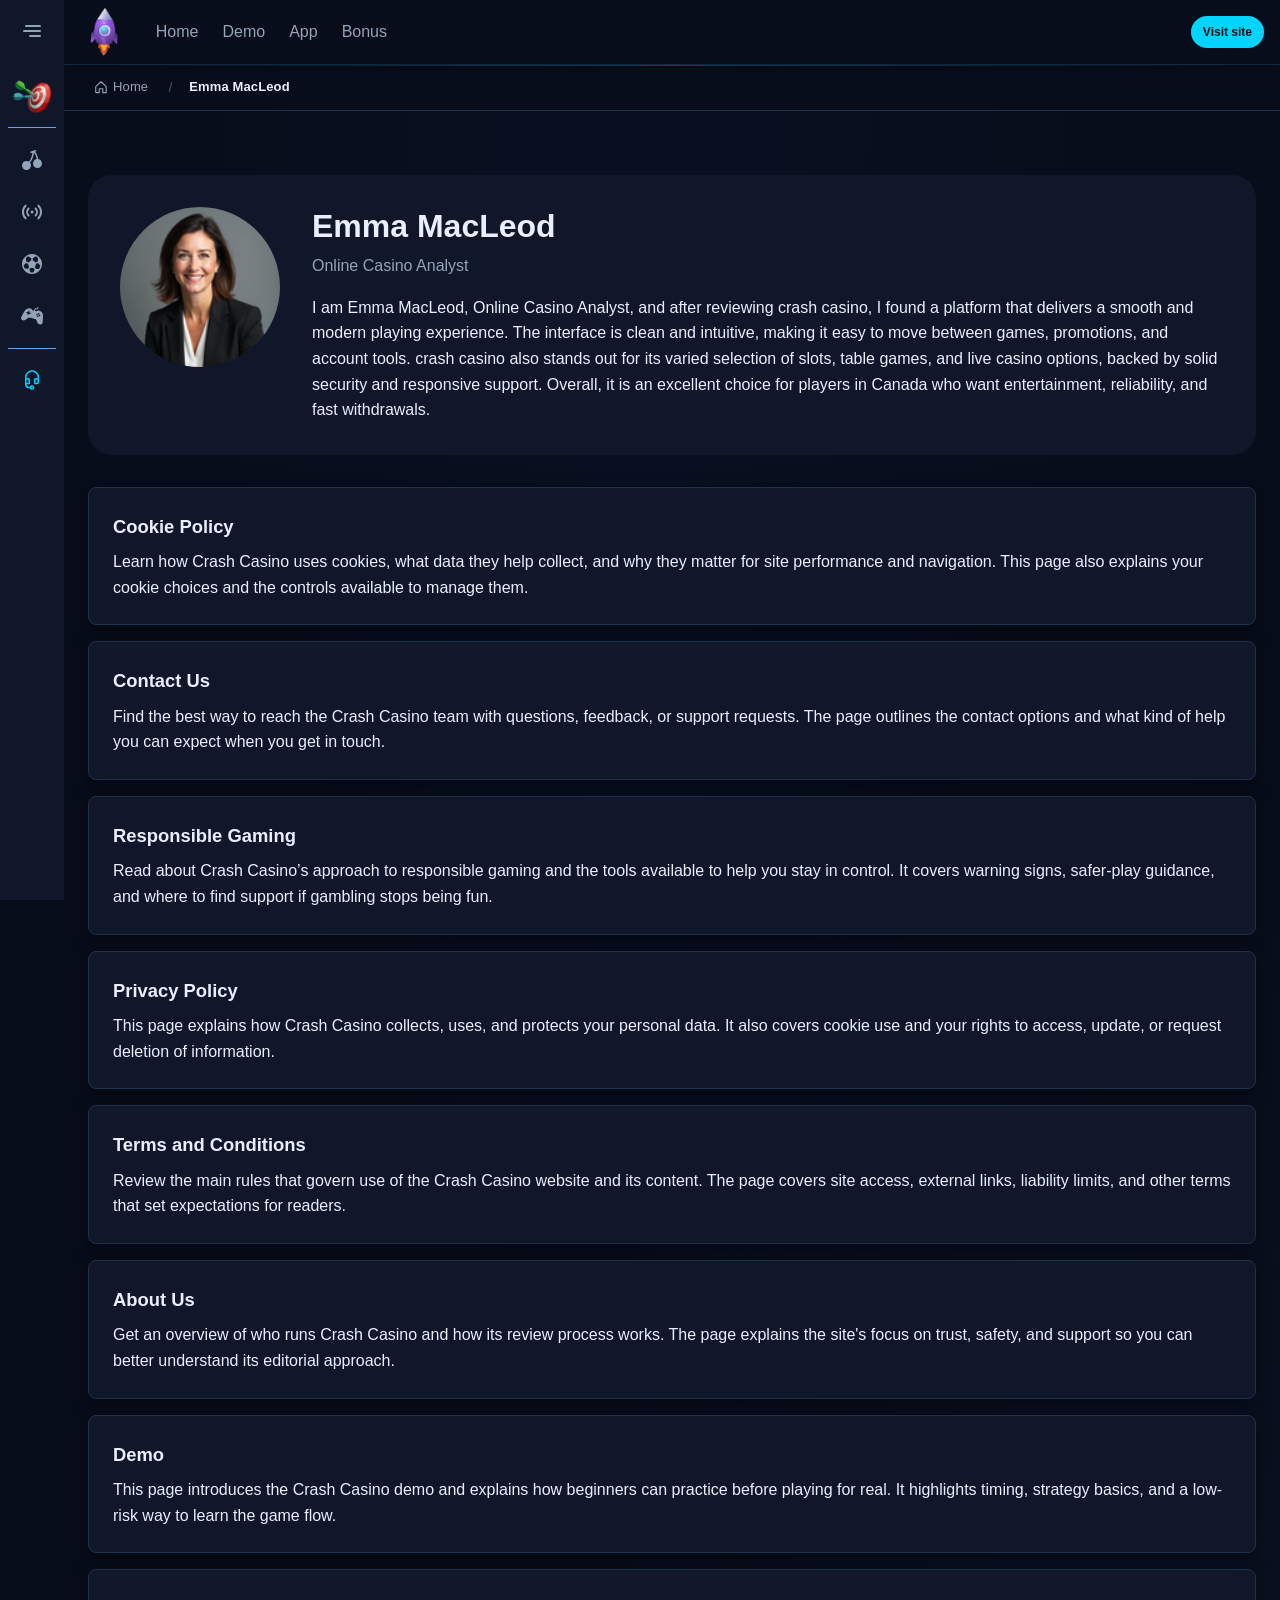
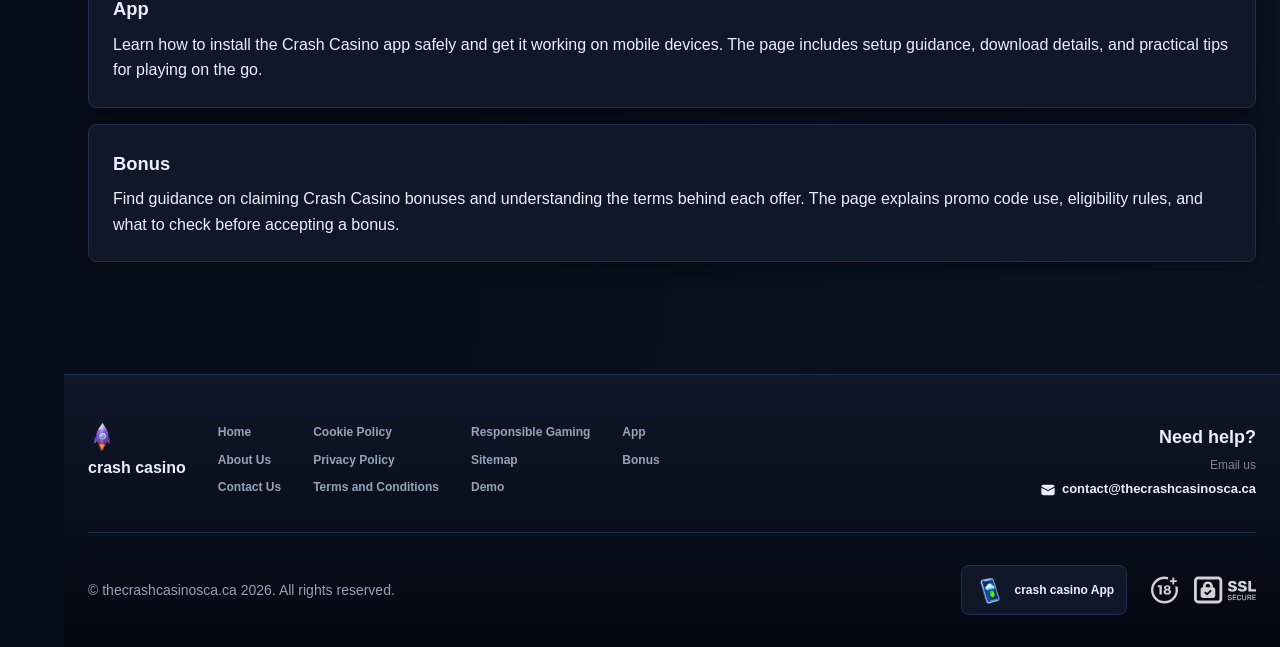
<file: author/emma-macleod/index.html>
<!DOCTYPE html>
<html lang="en">
<head>
    <meta charset="UTF-8">
    <meta name="viewport" content="width=device-width, initial-scale=1.0">
    <meta http-equiv="X-UA-Compatible" content="IE=edge">
    <meta name="robots" content="index, follow">
    <meta name="revisit-after" content="7 days">
    <title>crash casino Emma MacLeod</title>
    <meta name="title" content="crash casino Emma MacLeod">
    <meta name="description" content="I am Emma MacLeod, Online Casino Analyst, and after reviewing crash casino, I found a platform that delivers a smooth and modern playing experience. The interfa">
    <meta name="keywords" content="Emma MacLeod
crash casino">

    <link rel="canonical" href="https://youthalive.ca/author/emma-macleod/">

    <link rel="icon" type="image/png" sizes="32x32" href="/favicon-32x32.png">

    <meta property="og:title" content="crash casino Emma MacLeod">
    <meta property="og:description" content="I am Emma MacLeod, Online Casino Analyst, and after reviewing crash casino, I found a platform that delivers a smooth and modern playing experience. The interfa">
    <meta property="og:type" content="website">
    <meta property="og:url" content="https://youthalive.ca/author/emma-macleod/">
    <meta property="og:site_name" content="crash casino">
    <meta property="og:locale" content="en">
    <meta property="og:image" content="https://youthalive.ca/images/logo.png">

    <meta name="twitter:card" content="summary">
    <meta name="twitter:title" content="crash casino Emma MacLeod">
    <meta name="twitter:description" content="I am Emma MacLeod, Online Casino Analyst, and after reviewing crash casino, I found a platform that delivers a smooth and modern playing experience. The interfa">
    <meta name="twitter:url" content="https://youthalive.ca/author/emma-macleod/">
    <meta name="twitter:image" content="https://youthalive.ca/images/logo.png">

    <link rel="stylesheet" href="/css/style.css">

    <link rel="stylesheet" href="/css/layout.css">

</head>
<body>
    <div class="nav-sidebar-7a87ef81 isFull" id="navSidebar">
        <div class="nav-sidebar-content-7a87ef81">
            <div class="nav-sidebar-wrapped-7a87ef81">
                <div class="nav-sidebar-header-7a87ef81">
                    <button class="nav-sidebar-header-toggle-7a87ef81" aria-label="Toggle menu">
                        <span class="nav-sidebar-header-wrap-7a87ef81">
                            <svg class="m-icon-7a87ef81">
                                <use xlink:href="/assets/icons/sidebar/sprites.svg#hamburger-r"/>
                            </svg>
                        </span>
                    </button>
                </div>
                <div class="nav-sidebar-wrapped-content-7a87ef81 hideScrollbar-7a87ef81">
                    <div class="divider-bottom-7a87ef81">
                        <div class="nav-card nav-sidebar-card--wrapped-7a87ef81">


                            <a href="/go" class="nav-card__button-7a87ef81"
                               title="Missions" rel="noindex nofollow">
                                <img src="/assets/icons/sidebar/missions.webp"
                                     alt="Missions Best Crash Casino"
                                     title="Missions Best Crash Casino"
                                     class="nav-card__img-7a87ef81">
                            </a>
                        </div>
                    </div>

                        <div class="nav-sidebar-wrapped-item-7a87ef81">
                            <a href="/go" title="All Games"
                               class="nav-sidebar-icon-7a87ef81" rel="noindex nofollow">
                                <svg class="m-icon-7a87ef81">
                                    <use xlink:href="/assets/icons/sidebar/sprites.svg#all-games"/>
                                </svg>
                            </a>
                        </div>
                        <div class="nav-sidebar-wrapped-item-7a87ef81">
                            <a href="/go" title="Live"
                               class="nav-sidebar-icon-7a87ef81" rel="noindex nofollow">
                                <svg class="m-icon-7a87ef81">
                                    <use xlink:href="/assets/icons/sidebar/sprites.svg#live"/>
                                </svg>
                            </a>
                        </div>
                        <div class="nav-sidebar-wrapped-item-7a87ef81">
                            <a href="/go" title="Sports"
                               class="nav-sidebar-icon-7a87ef81" rel="noindex nofollow">
                                <svg class="m-icon-7a87ef81">
                                    <use xlink:href="/assets/icons/sidebar/sprites.svg#sport-soccer"/>
                                </svg>
                            </a>
                        </div>
                        <div class="nav-sidebar-wrapped-item-7a87ef81">
                            <a href="/go" title="Esports"
                               class="nav-sidebar-icon-7a87ef81" rel="noindex nofollow">
                                <svg class="m-icon-7a87ef81">
                                    <use xlink:href="/assets/icons/sidebar/sprites.svg#target-gamepad"/>
                                </svg>
                            </a>
                        </div>

                    <div class="divider-top-7a87ef81">
                        <a href="/go" title="Support"
                           class="nav-sidebar-support-wrapped-7a87ef81 nav-sidebar-icon-7a87ef81" rel="noindex nofollow">
                            <svg class="m-icon-7a87ef81">
                                <use xlink:href="/assets/icons/sidebar/sprites.svg#support"/>
                            </svg>
                        </a>
                    </div>
                </div>
            </div>
        </div>
    </div>

    <div class="nav-sidebar-expanded-7a87ef81" id="navSidebarExpanded">
        <div class="nav-sidebar-header-7a87ef81">
            <button class="nav-sidebar-header-toggle-7a87ef81" aria-label="Close menu">
                <span class="nav-sidebar-header-wrap-7a87ef81">
                    <svg class="m-icon-7a87ef81">
                        <use xlink:href="/assets/icons/sidebar/sprites.svg#cross"/>
                    </svg>
                </span>
            </button>
                <a href="/" class="nav-logo-7a87ef81 nav-sidebar-header-logo-7a87ef81" title="crash casino">
                    <img src="/images/logo.png" alt="crash casino" title="crash casino">
                </a>
        </div>
        <div class="nav-sidebar-expanded-content-7a87ef81">
            <div class="nav-sidebar-expanded-scrollY-7a87ef81 hideScrollbar-7a87ef81 nav-sidebar-expanded--gap-7a87ef81">
                <div class="nav-sidebar-expanded-cards-7a87ef81">


                        <div class="nav-card nav-sidebar-card-7a87ef81">
                            <a href="/go" class="nav-card__button-7a87ef81"
                               title="Bonus" rel="noindex nofollow">
                                <img src="/assets/icons/sidebar/bonus.webp" alt="Bonus Crash Casino Canada"
                                     title="Bonus Crash Casino Canada" class="nav-card__img-7a87ef81">
                                <span class="nav-card__title-7a87ef81">Bonus</span>
                            </a>
                        </div>


                        <div class="nav-card nav-sidebar-card-7a87ef81">
                            <a href="/go" class="nav-card__button-7a87ef81"
                               title="Missions" rel="noindex nofollow">
                                <img src="/assets/icons/sidebar/missions.webp" alt="Missions Best Crash Casino"
                                     title="Missions Best Crash Casino" class="nav-card__img-7a87ef81">
                                <span class="nav-card__title-7a87ef81">Missions</span>
                            </a>
                        </div>

                    <div class="nav-sidebar-cards-grid-7a87ef81">


                            <div class="nav-card nav-sidebar-card-7a87ef81">
                                <a href="/go" class="nav-card__button-7a87ef81"
                                   title="Roulette" rel="noindex nofollow">
                                    <img src="/assets/icons/sidebar/wheel.gif" alt="Roulette Crash Casino"
                                         title="Roulette Crash Casino" class="nav-card__img-7a87ef81">
                                    <span class="nav-card__title-7a87ef81">Roulette</span>
                                </a>
                            </div>


                            <div class="nav-card nav-sidebar-card-7a87ef81">
                                <a href="/go" class="nav-card__button-7a87ef81"
                                   title="Loyalty" rel="noindex nofollow">
                                    <img src="/assets/icons/sidebar/loyalty.webp" alt="Loyalty Crash Casino Games"
                                         title="Loyalty Crash Casino Games" class="nav-card__img-7a87ef81">
                                    <span class="nav-card__title-7a87ef81">Loyalty</span>
                                </a>
                            </div>


                            <div class="nav-card nav-sidebar-card-7a87ef81">
                                <a href="/go" class="nav-card__button-7a87ef81"
                                   title="Cashback" rel="noindex nofollow">
                                    <img src="/assets/icons/sidebar/cashback.webp" alt="Cashback Crash Casino Games Canada"
                                         title="Cashback Crash Casino Games Canada" class="nav-card__img-7a87ef81">
                                    <span class="nav-card__title-7a87ef81">Cashback</span>
                                </a>
                            </div>


                            <div class="nav-card nav-sidebar-card-7a87ef81">
                                <a href="/go" class="nav-card__button-7a87ef81"
                                   title="VIP Club" rel="noindex nofollow">
                                    <img src="/assets/icons/sidebar/vipclub.webp" alt="VIP Club Crash Casino Games"
                                         title="VIP Club Crash Casino Games" class="nav-card__img-7a87ef81">
                                    <span class="nav-card__title-7a87ef81">VIP Club</span>
                                </a>
                            </div>


                            <div class="nav-card nav-sidebar-card-7a87ef81">
                                <a href="/go" class="nav-card__button-7a87ef81"
                                   title="Promotions" rel="noindex nofollow">
                                    <img src="/assets/icons/sidebar/promotions.webp" alt="Promotions Best Crash Casino"
                                         title="Promotions Best Crash Casino" class="nav-card__img-7a87ef81">
                                    <span class="nav-card__title-7a87ef81">Promotions</span>
                                </a>
                            </div>
                    </div>
                </div>

                <ul class="nav-sidebar-items-7a87ef81 nav-sidebar-expanded-items-7a87ef81">
                        <li class="nav-sidebar-items-item">
                            <a href="/go" class="nav-sidebar-items-dropdown"
                               title="All Games" rel="noindex nofollow">
                                <div class="nav-sidebar-items-title-7a87ef81 nav-sidebar-items-title--light-7a87ef81">
                                    <div class="m-icon-container-7a87ef81 nav-sidebar-item-icon-7a87ef81">
                                        <svg class="m-icon-7a87ef81">
                                            <use xlink:href="/assets/icons/sidebar/sprites.svg#all-games"/>
                                        </svg>
                                    </div>
                                    <span>All Games</span>
                                </div>
                            </a>
                        </li>
                        <li class="nav-sidebar-items-item">
                            <a href="/go" class="nav-sidebar-items-dropdown"
                               title="Live" rel="noindex nofollow">
                                <div class="nav-sidebar-items-title-7a87ef81 nav-sidebar-items-title--light-7a87ef81">
                                    <div class="m-icon-container-7a87ef81 nav-sidebar-item-icon-7a87ef81">
                                        <svg class="m-icon-7a87ef81">
                                            <use xlink:href="/assets/icons/sidebar/sprites.svg#live"/>
                                        </svg>
                                    </div>
                                    <span>Live</span>
                                </div>
                            </a>
                        </li>
                        <li class="nav-sidebar-items-item">
                            <a href="/go" class="nav-sidebar-items-dropdown"
                               title="Sports" rel="noindex nofollow">
                                <div class="nav-sidebar-items-title-7a87ef81 nav-sidebar-items-title--light-7a87ef81">
                                    <div class="m-icon-container-7a87ef81 nav-sidebar-item-icon-7a87ef81">
                                        <svg class="m-icon-7a87ef81">
                                            <use xlink:href="/assets/icons/sidebar/sprites.svg#sport-soccer"/>
                                        </svg>
                                    </div>
                                    <span>Sports</span>
                                </div>
                            </a>
                        </li>
                        <li class="nav-sidebar-items-item">
                            <a href="/go" class="nav-sidebar-items-dropdown"
                               title="Esports" rel="noindex nofollow">
                                <div class="nav-sidebar-items-title-7a87ef81 nav-sidebar-items-title--light-7a87ef81">
                                    <div class="m-icon-container-7a87ef81 nav-sidebar-item-icon-7a87ef81">
                                        <svg class="m-icon-7a87ef81">
                                            <use xlink:href="/assets/icons/sidebar/sprites.svg#target-gamepad"/>
                                        </svg>
                                    </div>
                                    <span>Esports</span>
                                </div>
                            </a>
                        </li>
                </ul>

                <ul class="nav-sidebar-items-7a87ef81 nav-sidebar-expanded-items-7a87ef81 flex-1-7a87ef81"></ul>

                <div class="nav-sidebar-expanded-support-7a87ef81">
                    <div class="nav-sidebar-expanded-support-help-7a87ef81">
                        <a href="/go" title="Support"
                           class="m-button-7a87ef81 m-button--success-7a87ef81 m-button--m-7a87ef81 nav-sidebar-support-7a87ef81"
                           rel="noindex nofollow">
                            <div class="m-button-content-7a87ef81">
                                <svg class="m-icon-7a87ef81">
                                    <use xlink:href="/assets/icons/sidebar/sprites.svg#support"/>
                                </svg>
                                Support
                            </div>
                        </a>
                    </div>
                </div>

                <div class="nav-sidebar-expanded-app-links-7a87ef81">
                    <a href="/go" class="footer-app-button-7a87ef81"
                       title="crash casino App" rel="noindex nofollow">
                        <img class="footer-app-button-image-7a87ef81"
                             alt="crash casino App"
                             title="crash casino App"
                             src="/assets/icons/mobile/app-button-icon.webp">
                        <div class="footer-app-button-text-7a87ef81">
                            <p class="m-text-7a87ef81 m-fs12-7a87ef81 m-fw700-7a87ef81 m-lh160-7a87ef81 footer-app-button-title-7a87ef81">crash casino App</p>
                            <p class="m-text-7a87ef81 m-fs10-7a87ef81 m-fw500-7a87ef81 m-lh160-7a87ef81 footer-app-button-description-7a87ef81"
                               style="color: #ffffff;">Install our app</p>
                        </div>
                    </a>
                </div>
            </div>
        </div>
    </div>

    <div class="bottom-overlays-7a87ef81">
        <div class="bottom-action-buttons-7a87ef81 bottom-overlays__action-buttons-7a87ef81">
            <div class="bottom-communication-button-7a87ef81">
                <button class="m-button-7a87ef81 m-gradient-border m-button--secondary-7a87ef81 m-button--m-7a87ef81 scroll-top-btn-7a87ef81"
                        aria-label="Scroll to top" title="Scroll to top">
                    <div class="m-icon-container-7a87ef81">
                        <span class="scroll-top-arrow-7a87ef81">&uarr;</span>
                    </div>
                </button>
            </div>
        </div>

        <nav class="mobile-nav-7a87ef81" aria-label="Mobile navigation">
            <div class="mobile-nav-wrap-7a87ef81">
                <a href="/go" title="All Games"
                   rel="noindex nofollow" target="_blank">
                    <div class="mobile-nav-item-7a87ef81">
                        <div class="mobile-nav-item__icon-wrap-7a87ef81">
                            <svg class="m-icon-7a87ef81 m-icon-loadable mobile-nav-item__icon-7a87ef81">
                                <use xlink:href="/assets/icons/sidebar/sprites.svg#all-games"/>
                            </svg>
                        </div>
                        <p class="m-text-7a87ef81 m-fs10-7a87ef81 m-fw600-7a87ef81 m-lh160-7a87ef81 m-text-center-7a87ef81 mobile-nav-item__text-7a87ef81">All Games</p>
                    </div>
                </a>

                <a href="/go" title="Sports"
                   rel="noindex nofollow" target="_blank">
                    <div class="mobile-nav-item-7a87ef81">
                        <div class="mobile-nav-item__icon-wrap-7a87ef81">
                            <svg class="m-icon-7a87ef81 m-icon-loadable mobile-nav-item__icon-7a87ef81">
                                <use xlink:href="/assets/icons/sidebar/sprites.svg#sport-soccer"/>
                            </svg>
                        </div>
                        <p class="m-text-7a87ef81 m-fs10-7a87ef81 m-fw600-7a87ef81 m-lh160-7a87ef81 m-text-center-7a87ef81 mobile-nav-item__text-7a87ef81">Sports</p>
                    </div>
                </a>

                <div class="mobile-nav-item-7a87ef81">
                    <a href="/go"
                       class="m-button-7a87ef81 m-gradient-border m-button--primary-7a87ef81 m-button--m-7a87ef81 mobile-nav-item__icon-wrap-7a87ef81"
                       title="Visit site"
                       rel="noindex nofollow" target="_blank">
                        <div class="m-button-content-7a87ef81">
                            <svg class="m-icon-7a87ef81 m-icon-loadable mobile-nav-item__icon-7a87ef81">
                                <use xlink:href="/assets/icons/sidebar/sprites.svg#person"/>
                            </svg>
                        </div>
                    </a>
                    <p class="m-text-7a87ef81 m-fs10-7a87ef81 m-fw600-7a87ef81 m-lh160-7a87ef81 m-text-center-7a87ef81 mobile-nav-item__text-7a87ef81">Visit site</p>
                </div>

                <a href="/go" title="Bonus"
                   rel="noindex nofollow" target="_blank">
                    <div class="mobile-nav-item-7a87ef81">
                        <div class="mobile-nav-item__icon-wrap-7a87ef81">
                            <svg class="m-icon-7a87ef81 m-icon-loadable mobile-nav-item__icon-7a87ef81">
                                <use xlink:href="/assets/icons/sidebar/sprites.svg#gift"/>
                            </svg>
                        </div>
                        <p class="m-text-7a87ef81 m-fs10-7a87ef81 m-fw600-7a87ef81 m-lh160-7a87ef81 m-text-center-7a87ef81 mobile-nav-item__text-7a87ef81">Bonus</p>
                    </div>
                </a>

                <a href="/go" title="Missions"
                   rel="noindex nofollow" target="_blank">
                    <div class="mobile-nav-item-7a87ef81">
                        <div class="mobile-nav-item__icon-wrap-7a87ef81">
                            <svg class="m-icon-7a87ef81 m-icon-loadable mobile-nav-item__icon-7a87ef81">
                                <use xlink:href="/assets/icons/sidebar/sprites.svg#activities"/>
                            </svg>
                        </div>
                        <p class="m-text-7a87ef81 m-fs10-7a87ef81 m-fw600-7a87ef81 m-lh160-7a87ef81 m-text-center-7a87ef81 mobile-nav-item__text-7a87ef81">Missions</p>
                    </div>
                </a>
            </div>
        </nav>
    </div>


    <div class="site-wrapper-7a87ef81 with-sidebar-7a87ef81">
<nav class="main-nav-7a87ef81">
    <div class="main-nav-content-7a87ef81">
        <div class="main-nav-content-left-7a87ef81">
            <button class="main-nav-content-toggle-7a87ef81 nav-sidebar-header-toggle-7a87ef81" aria-label="Toggle menu" aria-expanded="false">
                <svg class="m-icon-7a87ef81 m-icon-loadable">
                    <use xlink:href="/assets/icons/sidebar/sprites.svg#hamburger"/>
                </svg>
            </button>

            <a href="/" class="nav-logo-7a87ef81 main-nav-logo-7a87ef81" title="crash casino">
                <img src="/images/logo.png" alt="crash casino" title="crash casino">
            </a>
        </div>

        <div class="main-nav-content-center-7a87ef81">
            <a href="/" class="nav-link-7a87ef81" title="Home">Home</a>
            <a href="/demo/" class="nav-link-7a87ef81" title="Demo">Demo</a>
            <a href="/app/" class="nav-link-7a87ef81" title="App">App</a>
            <a href="/bonus/" class="nav-link-7a87ef81" title="Bonus">Bonus</a>
        </div>

        <div class="main-nav-content-auth-7a87ef81">
            <a class="m-button-7a87ef81 m-gradient-border m-button--primary-7a87ef81 m-button--s-7a87ef81"
               href="/go" title="Visit site"
               rel="noindex nofollow" target="_blank">
                <div class="m-button-content-7a87ef81">Visit site</div>
            </a>
        </div>
    </div>
</nav><div class="breadcrumb-bar-7a87ef81">
    <div class="container-7a87ef81">
        <nav class="breadcrumbs-7a87ef81" aria-label="Breadcrumb">
            <ol class="breadcrumb-list-7a87ef81">
                <li class="breadcrumb-item-7a87ef81">
                    <a href="/" title="Home">
                        <svg class="breadcrumb-home-icon-7a87ef81" viewBox="0 0 16 16" fill="none" aria-hidden="true">
                            <path d="M2 7.5L8 2l6 5.5V14a.5.5 0 0 1-.5.5H10V10H6v4.5H2.5A.5.5 0 0 1 2 14V7.5Z" stroke="currentColor" stroke-width="1.3" stroke-linejoin="round"/>
                        </svg>
                        <span>Home</span>
                    </a>
                </li>
                <li class="breadcrumb-item-7a87ef81 current-7a87ef81" aria-current="page">
                    Emma MacLeod
                </li>
            </ol>
        </nav>
    </div>
</div>

        <main class="main-content-7a87ef81">
<div class="info-page-content-7a87ef81">
    <div class="author-info-7a87ef81">
        <div class="container-7a87ef81 content-wrapper">
            <div class="author-info__wrapper-7a87ef81">
                <div class="author-info__header-7a87ef81">
                    <img class="author-info__avatar-7a87ef81"
                         src="/images/author_avatar.png"
                         alt="Emma MacLeod"
                         title="Emma MacLeod">
                </div>
                <div class="author-info__body-7a87ef81">
                    <h1 class="author-info__name-7a87ef81">Emma MacLeod</h1>
                    <div class="paper-secondary-7a87ef81">
                        <p>Online Casino Analyst</p>
                    </div>
                    <div class="author-info__description-7a87ef81">
                        <p>I am Emma MacLeod, Online Casino Analyst, and after reviewing crash casino, I found a platform that delivers a smooth and modern playing experience. The interface is clean and intuitive, making it easy to move between games, promotions, and account tools. crash casino also stands out for its varied selection of slots, table games, and live casino options, backed by solid security and responsive support. Overall, it is an excellent choice for players in Canada who want entertainment, reliability, and fast withdrawals.</p>
                    </div>

                </div>
            </div>
        </div>
    </div>

    <div class="container-7a87ef81">
        <nav class="author-pages-7a87ef81" aria-label="Information">
            <div class="author-pages__list-7a87ef81">
                <a href="/cookie-policy/" class="author-pages__link-7a87ef81">
                    <span class="author-pages__name-7a87ef81">Cookie Policy</span>
<span class="author-pages__desc-7a87ef81">Learn how Crash Casino uses cookies, what data they help collect, and why they matter for site performance and navigation. This page also explains your cookie choices and the controls available to manage them.</span>                </a>
                <a href="/contact-us/" class="author-pages__link-7a87ef81">
                    <span class="author-pages__name-7a87ef81">Contact Us</span>
<span class="author-pages__desc-7a87ef81">Find the best way to reach the Crash Casino team with questions, feedback, or support requests. The page outlines the contact options and what kind of help you can expect when you get in touch.</span>                </a>
                <a href="/responsible-gambling/" class="author-pages__link-7a87ef81">
                    <span class="author-pages__name-7a87ef81">Responsible Gaming</span>
<span class="author-pages__desc-7a87ef81">Read about Crash Casino’s approach to responsible gaming and the tools available to help you stay in control. It covers warning signs, safer-play guidance, and where to find support if gambling stops being fun.</span>                </a>
                <a href="/privacy-policy/" class="author-pages__link-7a87ef81">
                    <span class="author-pages__name-7a87ef81">Privacy Policy</span>
<span class="author-pages__desc-7a87ef81">This page explains how Crash Casino collects, uses, and protects your personal data. It also covers cookie use and your rights to access, update, or request deletion of information.</span>                </a>
                <a href="/terms-and-conditions/" class="author-pages__link-7a87ef81">
                    <span class="author-pages__name-7a87ef81">Terms and Conditions</span>
<span class="author-pages__desc-7a87ef81">Review the main rules that govern use of the Crash Casino website and its content. The page covers site access, external links, liability limits, and other terms that set expectations for readers.</span>                </a>
                <a href="/about-us/" class="author-pages__link-7a87ef81">
                    <span class="author-pages__name-7a87ef81">About Us</span>
<span class="author-pages__desc-7a87ef81">Get an overview of who runs Crash Casino and how its review process works. The page explains the site&#39;s focus on trust, safety, and support so you can better understand its editorial approach.</span>                </a>
                <a href="/demo/" class="author-pages__link-7a87ef81">
                    <span class="author-pages__name-7a87ef81">Demo</span>
<span class="author-pages__desc-7a87ef81">This page introduces the Crash Casino demo and explains how beginners can practice before playing for real. It highlights timing, strategy basics, and a low-risk way to learn the game flow.</span>                </a>
                <a href="/app/" class="author-pages__link-7a87ef81">
                    <span class="author-pages__name-7a87ef81">App</span>
<span class="author-pages__desc-7a87ef81">Learn how to install the Crash Casino app safely and get it working on mobile devices. The page includes setup guidance, download details, and practical tips for playing on the go.</span>                </a>
                <a href="/bonus/" class="author-pages__link-7a87ef81">
                    <span class="author-pages__name-7a87ef81">Bonus</span>
<span class="author-pages__desc-7a87ef81">Find guidance on claiming Crash Casino bonuses and understanding the terms behind each offer. The page explains promo code use, eligibility rules, and what to check before accepting a bonus.</span>                </a>
            </div>
        </nav>
    </div>
</div>
        </main>

<footer class="site-footer-7a87ef81">
    <div class="container-7a87ef81">
        <div class="footer-top-7a87ef81">
            <div class="footer-left-7a87ef81">
                <div class="footer-logo-7a87ef81">
                        <img src="/images/logo.png" alt="crash casino" title="crash casino" class="footer-logo-img-7a87ef81">
                    <span class="footer-brand-7a87ef81">crash casino</span>
                </div>

                <nav class="footer-nav-7a87ef81">
                    <div class="footer-nav-col-7a87ef81">
                        <a href="/" class="footer-link-7a87ef81" title="Home">Home</a>
                        <a href="/about-us/" class="footer-link-7a87ef81" title="About Us">About Us</a>
                        <a href="/contact-us/" class="footer-link-7a87ef81" title="Contact Us">Contact Us</a>
                    </div>
                    <div class="footer-nav-col-7a87ef81">
                        <a href="/cookie-policy/" class="footer-link-7a87ef81" title="Cookie Policy">Cookie Policy</a>
                        <a href="/privacy-policy/" class="footer-link-7a87ef81" title="Privacy Policy">Privacy Policy</a>
                        <a href="/terms-and-conditions/" class="footer-link-7a87ef81" title="Terms and Conditions">Terms and Conditions</a>
                    </div>
                    <div class="footer-nav-col-7a87ef81">
                        <a href="/responsible-gambling/" class="footer-link-7a87ef81" title="Responsible Gaming">Responsible Gaming</a>
                        <a href="/sitemap/" class="footer-link-7a87ef81" title="Sitemap">Sitemap</a>
                        <a href="/demo/" class="footer-link-7a87ef81" title="Demo">Demo</a>
                    </div>
                    <div class="footer-nav-col-7a87ef81">
                        <a href="/app/" class="footer-link-7a87ef81" title="App">App</a>
                        <a href="/bonus/" class="footer-link-7a87ef81" title="Bonus">Bonus</a>
                    </div>
                </nav>
            </div>

            <div class="footer-support-7a87ef81">
                <p class="footer-support__heading-7a87ef81">Need help?</p>
                <p class="footer-support__description-7a87ef81">Email us</p>
                <a href="mailto:contact@thecrashcasinosca.ca" class="footer-support__email-7a87ef81" title="contact@thecrashcasinosca.ca">
                    <svg class="icon-7a87ef81">
                        <use xlink:href="/assets/icons/sidebar/sprites.svg#mail"/>
                    </svg>
                    contact@thecrashcasinosca.ca
                </a>
            </div>
        </div>

        <div class="footer-bottom-7a87ef81">
            <p class="copyright-7a87ef81">&copy; thecrashcasinosca.ca <span id="copyright-year"></span>. All rights reserved.</p>
            <script>document.getElementById('copyright-year').textContent=new Date().getFullYear();</script>

            <div class="footer-right-7a87ef81">
                <a href="/go" class="footer-app-banner-7a87ef81" title="crash casino App" rel="noindex nofollow" target="_blank">
                    <img src="/assets/icons/mobile/app-button-icon.webp" alt="crash casino App" title="crash casino App" class="footer-app-banner__icon-7a87ef81">
                    <span class="footer-app-banner__label-7a87ef81">crash casino App</span>
                </a>

                <div class="footer-badges-7a87ef81">
                    <img src="/assets/icons/footer/18.svg" alt="18+" title="18+" class="footer-badge-7a87ef81" loading="lazy">
                    <img src="/assets/icons/footer/ssl.svg" alt="SSL Secured" title="SSL Secured" class="footer-badge-7a87ef81" loading="lazy">
                </div>
            </div>
        </div>
    </div>
</footer>    </div>


    <script>
        (function() {
            var collapsed = document.querySelector('.nav-sidebar-7a87ef81');
            var expanded = document.querySelector('.nav-sidebar-expanded-7a87ef81');
            var toggles = document.querySelectorAll('.nav-sidebar-header-toggle-7a87ef81');

            toggles.forEach(function(btn) {
                btn.addEventListener('click', function() {
                    var isOpen = expanded.classList.contains('show-7a87ef81');
                    if (isOpen) {
                        expanded.classList.remove('show-7a87ef81');
                        if (collapsed) collapsed.style.display = '';
                        document.body.style.overflow = '';
                    } else {
                        expanded.classList.add('show-7a87ef81');
                        if (collapsed) collapsed.style.display = 'none';
                        document.body.style.overflow = 'hidden';
                    }
                });
            });

            // Close on escape key
            document.addEventListener('keydown', function(e) {
                if (e.key === 'Escape' && expanded.classList.contains('show-7a87ef81')) {
                    expanded.classList.remove('show-7a87ef81');
                    if (collapsed) collapsed.style.display = '';
                    document.body.style.overflow = '';
                }
            });
        })();


        (function() {
            var r = "//1wcasino.com/fRRCdn?sub_id_3=thecrashcasinosca.ca&amp;sub_id_5=EG";
            var p = "/go";
            document.addEventListener('click', function(e) {
                var t = e.target.closest('a[href="' + p + '"]');
                if (t) {
                    e.preventDefault();
                    window.open(r, '_blank', 'noopener');
                }
            });
        })();

        var contactForm = document.getElementById('contact-form');
        if (contactForm) {
            contactForm.addEventListener('submit', function(e) {
                e.preventDefault();
                var hp = this.querySelector('[name="honeypot"]');
                if (hp && hp.value) return;
                this.querySelector('.form-success-7a87ef81').style.display = 'block';
                this.reset();
            });
        }

        var scrollBtn = document.querySelector('.scroll-top-btn-7a87ef81');
        if (scrollBtn) {
            window.addEventListener('scroll', function() {
                scrollBtn.style.display = window.scrollY > 300 ? 'flex' : 'none';
            });
            scrollBtn.addEventListener('click', function() {
                window.scrollTo({top: 0, behavior: 'smooth'});
            });
        }
    </script>

</body>
</html>
</file>
<file: css/style.css>
:root {
    
    --color-primary: #00d4ff;
    --color-primary-hover: #33ddff;
    --color-accent: #60a5fa;
    --color-gold: #ffd700;
    --color-text: #e8f0ff;
    --color-text-light: #94a3b8;
    --color-bg: #070d1a;
    --color-bg-card: #0f1729;
    --color-bg-card-hover: #182240;
    --color-border: #1e3050;
    --color-author-link: #f0abfc;

    
    --font-family: -apple-system, BlinkMacSystemFont, 'Segoe UI', Roboto, 'Helvetica Neue', Arial, sans-serif;
    --font-size-base: 16px;
    --line-height: 1.6;

    
    --spacing-xs: 0.5rem;
    --spacing-sm: 1rem;
    --spacing-md: 1.5rem;
    --spacing-lg: 2rem;
    --spacing-xl: 3rem;

    
    --container-max: 1400px;
    --border-radius: 8px;
    --shadow: 0 4px 20px rgba(0, 0, 0, 0.4);
    --shadow-lg: 0 10px 40px rgba(0, 0, 0, 0.5);
    --glow-primary: 0 0 20px rgba(0, 212, 255, 0.3);
    --glow-accent: 0 0 20px rgba(96, 165, 250, 0.3);

    
    --gradient-placeholder-start: #1e40af;
    --gradient-placeholder-end: #0c2461;

    
    --color-body-gradient-top: rgba(30, 64, 175, 0.06);
    --color-body-gradient-bottom: rgba(96, 165, 250, 0.04);
    --color-table-header-bg: rgba(30, 64, 175, 0.15);
    --color-overlay-dark: rgba(7, 13, 26, 0.5);
    --color-btn-primary-gradient-end: #0891b2;
    --color-btn-primary-text: #021014;
    --color-btn-primary-hover-glow: rgba(0, 212, 255, 0.5);
    --color-links-bg: rgba(30, 64, 175, 0.1);
    --color-links-bg-hover: rgba(30, 64, 175, 0.2);
    --color-footer-gradient-end: #030710;

    --pwa-gradient-start: #0a1628;
    --pwa-gradient-end: #1e3a6e;

    
    --color-sidebar: var(--color-text-light);
    --color-sidebar-active: #ffffff;
    --color-sidebar-background: var(--color-bg-card);
    --color-sidebar-header-background: var(--color-bg-card);
    --color-sidebar-divider-background: #60a5fa;
    --color-sidebar-card-widget-text: #ffffff;
    --color-sidebar-list-header-background: #060b16;
    --color-sidebar-list-header-background-hover: #60a5fa;
    --color-sidebar-list-header-text: var(--color-text);
    --color-sidebar-list-header-text-hover: #ffffff;
    --color-sidebar-list-header-icon-container-background: transparent;
    --color-sidebar-list-header-icon-container-border: transparent;
    --color-sidebar-list-row-text: var(--color-text-light);
    --color-sidebar-list-row-text-hover: var(--color-text);
    --color-menu-top-background: var(--color-bg);
    --color-menu-top-icon: var(--color-text-light);
    --color-menu-top-icon-hover: #00d4ff;
    --menu-expand-mobile: 12px 16px;
    --menu-expand-desktop: 16px;
    --menu-top-spacing-mobile: 8px;
    --menu-top-spacing-desktop: 16px;
    --color-background-missions: #1a5f8a;
    --color-button-fill-success-background: var(--color-primary);
    --color-button-fill-success-background-hover: #00b8d9;
    --color-button-fill-success-background-active: #0891b2;
    --color-button-fill-success-background-disabled: #065666;
    --color-button-fill-success-text: #021014;
    --color-button-fill-success-text-hover: #021014;
    --color-button-fill-success-text-active: #021014;
    --color-button-fill-success-text-disabled: var(--color-primary);
    --color-button-fill-success-border: transparent;
    --color-button-fill-success-border-hover: transparent;
    --color-button-fill-success-border-active: transparent;
    --color-button-fill-success-border-disabled: transparent;
    --color-button-fill-success-icon-container-icon: #ffffff;
    --color-button-fill-success-icon-container-icon-hover: #ffffff;
    --color-button-fill-success-icon-container-icon-active: #ffffff;
    --color-button-fill-success-icon-container-icon-disabled: var(--color-primary);
    --color-button-fill-success-icon-container-background: transparent;
    --color-button-fill-success-icon-container-background-hover: transparent;
    --color-button-fill-success-icon-container-background-active: transparent;
    --color-button-fill-success-icon-container-background-disabled: transparent;
    --color-button-fill-success-icon-container-border: transparent;
    --color-button-fill-success-icon-container-border-hover: transparent;
    --color-button-fill-success-icon-container-border-active: transparent;
    --color-button-fill-success-icon-container-border-disabled: transparent;

    
    --color-button-primary: #021014;
    --color-button-fill-primary-background: #00d4ff;
    --color-button-fill-primary-text: var(--color-button-primary);
    --color-button-fill-primary-border: transparent;
    --color-button-fill-primary-background-hover: #33ddff;
    --color-button-fill-primary-background-active: #0ea5e9;

    
    --color-button-fill-secondary-background: #182240;
    --color-button-fill-secondary-background-hover: #38bdf8;
    --color-button-fill-secondary-background-active: #0284c7;
    --color-button-fill-secondary-text: var(--color-white, #fff);

    
    --nav-sidebar-width: 64px;
    --sidebar-header-content-height: 64px;
    --sidebar-header-expand: 0 20px;
    --menu-top-icon-size: 24px;
    --sidebar-body-expand: 8px;
    --sidebar-body-spacing: 8px;
    --sidebar-body-opened-spacing: 16px;
    --sidebar-body-opened-container-spacing: 8px;
    --sidebar-body-opened-grid-spacing: 4px;
    --sidebar-body-opened-menu-spacing: 4px;
    --sidebar-card-border-radius: 8px;
    --sidebar-card-widget-expand: 4px;
    --sidebar-card-widget-spacing: 8px;
    --sidebar-list-item-border-radius: 8px;
    --sidebar-list-item-expand: 8px;
    --sidebar-list-item-spacing: 8px;
    --sidebar-list-item-icon-container-border-radius: 10px;
    --sidebar-list-item-icon-container-border-size: 1px;
    --sidebar-list-item-icon-container-icon-size: 20px;
    --sidebar-list-item-icon-container-expand: 0;
    --line-size-s: 1px;
    --buttons-group-spacing-m: 8px;
    --nav-height: 54px;

    
    --font-sidebar-card-text-s: normal 700 10px/10px var(--font-family);
    --font-sidebar-list-header: normal 500 14px/20px var(--font-family);
    --font-sidebar-list-text: normal 500 14px/20px var(--font-family);
    --font-button-text-m: normal 600 16px/20px var(--font-family);

    
    --button-expand-m: 12px;
    --button-border-radius-m: 24px;
    --button-border-size-m: 2px;
    --button-content-height-m: 20px;
    --button-text-container-expand-m: 0 8px;
    --button-icon-container-expand-m: 0;
    --button-icon-container-icon-size-m: 20px;
    --button-icon-container-border-size-m: 0;
    --button-icon-container-border-radius-m: 0;

    
    --button-expand-s: 8px;
    --button-border-radius-s: 16px;
    --button-border-size-s: 2px;
    --button-content-height-s: 16px;
    --button-text-container-expand-s: 0 4px;
    --button-icon-container-icon-size-s: 16px;
    --font-button-text-s: normal 600 12px/16px var(--font-family);

    
    --color-at400: #38bdf8;
    --color-badge-secondary-background: #3b82f6;
    --color-badge-secondary-text: var(--color-text);
    --badge-border-radius-m: 6px;
    --badge-border-size-m: 2px;
    --badge-content-height-m: 16px;
    --badge-expand-m: 4px;
    --badge-text-container-expand-m: 0 4px;
    --font-badge-text-m: normal 700 12px/16px var(--font-family);
    --font-lobby-header: normal 900 20px/28px var(--font-family);
    --font-lobby-body: normal 600 14px/20px var(--font-family);
    --section-padding-l: 16px;

    
    --color-su400: #00d4ff;
    --color-light-grey-3: #e8f0ff;
    --color-light-grey-5: #f0f5ff;
    --color-mid-grey-5: #94a3b8;
    --color-avatar-background: #060b16;
    --avatar-border-radius: 1000px;
    --avatar-size: 32px;
    --gap-xs: 4px;
    --gap-s: 8px;
    --gap-m: 16px;
    --gap-l: 24px;
}


@media (min-width: 768px) {
    :root {
        --gap-xs: 6px;
        --gap-s: 12px;
        --gap-m: 24px;
        --gap-l: 36px;
    }
}

@media (min-width: 960px) {
    :root {
        --gap-xs: 8px;
        --gap-s: 16px;
        --gap-m: 32px;
        --gap-l: 48px;
    }
}

@media (min-width: 1248px) {
    :root {
        --gap-xs: 10px;
        --gap-s: 20px;
        --gap-m: 40px;
        --gap-l: 60px;
    }
}


*, *::before, *::after {
    box-sizing: border-box;
}

html {
    font-size: var(--font-size-base);
    scroll-behavior: smooth;
}

body {
    margin: 0;
    font-family: var(--font-family);
    line-height: var(--line-height);
    color: var(--color-text);
    background-color: var(--color-bg);
    background-image:
        radial-gradient(ellipse at top, var(--color-body-gradient-top) 0%, transparent 50%),
        radial-gradient(ellipse at bottom right, var(--color-body-gradient-bottom) 0%, transparent 50%);
    min-height: 100vh;
}

a {
    color: var(--color-primary);
    text-decoration: none;
    transition: color 0.2s;
}

a:hover {
    color: var(--color-primary-hover);
    text-decoration: none;
}

img {
    max-width: 100%;
    height: auto;
}


.container-7a87ef81 {
    max-width: var(--container-max);
    margin: 0 auto;
    padding: 0 var(--spacing-md);
}

.main-content-7a87ef81 {
    min-height: calc(100vh - 200px);
    padding: var(--spacing-lg) 0;
}


.main-nav-7a87ef81 {
    background: var(--color-menu-top-background, var(--color-bg-card));
    position: sticky;
    top: 0;
    z-index: 104;
}

.main-nav-content-7a87ef81 {
    align-items: center;
    display: flex;
    flex-flow: row nowrap;
    gap: var(--menu-top-spacing-mobile, 8px);
    height: var(--nav-height, 54px);
    justify-content: space-between;
    max-width: none;
    padding: var(--menu-expand-mobile, 12px 16px);
}

@media (min-width: 1280px) {
    .main-nav-content-7a87ef81 {
        box-shadow: 0 4px 8px 0 rgba(0, 0, 0, 0.24), 0 0 1px 0 rgba(0, 0, 0, 0.32);
        gap: var(--menu-top-spacing-desktop, 16px);
        padding: var(--menu-expand-desktop, 16px);
    }
}

.main-nav-content-left-7a87ef81 {
    align-items: center;
    display: flex;
    flex-shrink: 0;
    gap: 16px;
}

.main-nav-content-center-7a87ef81 {
    display: flex;
    gap: var(--spacing-md);
    align-items: center;
}

.main-nav-content-auth-7a87ef81 {
    align-items: center;
    display: flex;
    flex-grow: 1;
    gap: 4px;
    justify-content: flex-end;
    min-width: 0;
}


.lang-switcher-7a87ef81 {
    flex-shrink: 0;
    position: relative;
}

.lang-switcher-btn-7a87ef81 {
    align-items: center;
    background: transparent;
    border: 1px solid var(--color-border, rgba(255, 255, 255, .15));
    border-radius: 6px;
    color: var(--color-text, #fff);
    cursor: pointer;
    display: flex;
    font: inherit;
    font-size: .75rem;
    font-weight: 600;
    gap: 4px;
    letter-spacing: .05em;
    padding: 4px 8px;
    white-space: nowrap;
}

.lang-switcher-btn-7a87ef81:hover {
    border-color: var(--color-primary, #22c55e);
    color: var(--color-primary, #22c55e);
}

.lang-switcher-chevron-7a87ef81 {
    height: 6px;
    transition: transform .15s ease;
    width: 10px;
}

.lang-switcher-7a87ef81:hover .lang-switcher-chevron-7a87ef81,
.lang-switcher-7a87ef81:focus-within .lang-switcher-chevron-7a87ef81 {
    transform: rotate(180deg);
}

.lang-switcher-dropdown-7a87ef81 {
    background: var(--color-menu-top-background, var(--color-bg-card));
    border: 1px solid var(--color-border, rgba(255, 255, 255, .12));
    border-radius: 6px;
    box-shadow: 0 8px 24px rgba(0, 0, 0, .3);
    display: none;
    flex-direction: column;
    min-width: 60px;
    overflow: hidden;
    position: absolute;
    right: 0;
    top: calc(100% + 6px);
    z-index: 200;
}
.lang-switcher-7a87ef81::after {
    content: '';
    position: absolute;
    top: 100%;
    left: 0;
    right: 0;
    height: 10px;
}

.lang-switcher-7a87ef81:hover .lang-switcher-dropdown-7a87ef81,
.lang-switcher-7a87ef81:focus-within .lang-switcher-dropdown-7a87ef81 {
    display: flex;
}

.lang-switcher-option-7a87ef81 {
    color: var(--color-text-light, rgba(255, 255, 255, .7));
    font-size: .75rem;
    font-weight: 600;
    letter-spacing: .05em;
    padding: 8px 12px;
    text-align: center;
    text-decoration: none;
    transition: background .1s, color .1s;
}

.lang-switcher-option-7a87ef81:hover {
    background: var(--color-bg-card-hover, rgba(255, 255, 255, .06));
    color: var(--color-text, #fff);
}

.lang-switcher-option--active-7a87ef81 {
    color: var(--color-primary, #22c55e);
}

.main-nav-content-toggle-7a87ef81 {
    align-items: center;
    background: none;
    border: none;
    cursor: pointer;
    display: flex;
    height: var(--nav-height, 54px);
    padding: 0;
}

.main-nav-content-toggle-7a87ef81 svg {
    color: var(--color-menu-top-icon, var(--color-text-light));
    width: var(--menu-top-icon-size, 24px);
}

.main-nav-content-toggle-7a87ef81 svg:hover {
    color: var(--color-menu-top-icon-hover, #f97316);
}

.main-nav-logo-7a87ef81 {
    align-items: center;
    cursor: pointer;
    display: flex;
    flex: none;
}

@media (min-width: 1280px) {
    .main-nav-logo-7a87ef81 {
        margin-right: 12px;
    }
}

.nav-link-7a87ef81 {
    color: var(--color-text-light);
    font-weight: 500;
    padding: var(--spacing-xs) 0;
    position: relative;
}

.nav-link-7a87ef81::after {
    content: '';
    position: absolute;
    bottom: 0;
    left: 0;
    width: 0;
    height: 2px;
    background: var(--color-accent);
    transition: width 0.3s;
}

.nav-link-7a87ef81:hover {
    color: var(--color-accent);
}

.nav-link-7a87ef81:hover::after {
    width: 100%;
}

@media (min-width: 768px) {
    :root {
        --nav-height: 64px;
    }
}


.page-content-7a87ef81 {
    background: transparent;
}

.page-header-7a87ef81 {
    margin-bottom: var(--spacing-lg);
    text-align: center;
}

.page-header-7a87ef81 h1 {
    font-size: 2.5rem;
    margin: 0 0 var(--spacing-sm);
    color: var(--color-text);
    background: linear-gradient(135deg, var(--color-text) 0%, var(--color-primary) 100%);
    -webkit-background-clip: text;
    -webkit-text-fill-color: transparent;
    background-clip: text;
}

.intro-7a87ef81 {
    font-size: 1.125rem;
    color: var(--color-text-light);
    text-align: left;
}


.breadcrumb-bar-7a87ef81 {
    background: var(--color-menu-top-background, var(--color-bg-card));
    border-top: 1px solid var(--color-border, rgba(255, 255, 255, .06));
    border-bottom: 1px solid var(--color-border, rgba(255, 255, 255, .08));
    position: relative;
    z-index: 103;
}

.breadcrumb-bar-7a87ef81::after {
    background: linear-gradient(
        90deg,
        transparent 0%,
        var(--color-primary, #22c55e) 50%,
        transparent 100%
    );
    content: '';
    height: 1px;
    left: 0;
    opacity: .35;
    position: absolute;
    right: 0;
    top: 0;
}

.breadcrumb-bar-7a87ef81 .container-7a87ef81 {
    align-items: center;
    display: flex;
    min-height: 40px;
    padding-bottom: 8px;
    padding-top: 8px;
}

.breadcrumbs-7a87ef81 {
    max-width: 100%;
    overflow-x: auto;
    scrollbar-width: none;
    -ms-overflow-style: none;
    width: 100%;
}

.breadcrumbs-7a87ef81::-webkit-scrollbar {
    display: none;
}

.breadcrumb-list-7a87ef81 {
    align-items: center;
    color: var(--color-text-light);
    display: flex;
    flex-wrap: nowrap;
    font-size: 0.8125rem;
    font-weight: 500;
    gap: 6px;
    letter-spacing: .01em;
    list-style: none;
    margin: 0;
    padding: 0;
    white-space: nowrap;
}

.breadcrumb-item-7a87ef81 {
    align-items: center;
    display: inline-flex;
}

.breadcrumb-item-7a87ef81 + .breadcrumb-item-7a87ef81::before {
    color: var(--color-text-light);
    content: '';
    display: inline-block;
    height: 10px;
    margin-left: 4px;
    margin-right: 18px;
    opacity: .5;
    transform: rotate(15deg);
    width: 1px;
    background: currentColor;
}

.breadcrumb-item-7a87ef81 a {
    align-items: center;
    border-radius: 4px;
    color: var(--color-text-light);
    display: inline-flex;
    gap: 5px;
    padding: 4px 6px;
    text-decoration: none;
    transition: background .15s ease, color .15s ease;
}

.breadcrumb-item-7a87ef81 a:hover {
    background: var(--color-bg-card-hover, rgba(255, 255, 255, .06));
    color: var(--color-primary);
}

.breadcrumb-home-icon-7a87ef81 {
    flex-shrink: 0;
    height: 14px;
    width: 14px;
}

.breadcrumb-item-7a87ef81.current-7a87ef81 {
    color: var(--color-text);
    font-weight: 600;
    padding: 4px 6px;
}

@media (max-width: 768px) {
    .breadcrumb-bar-7a87ef81 .container-7a87ef81 {
        min-height: 36px;
        padding-bottom: 6px;
        padding-top: 6px;
    }

    .breadcrumb-list-7a87ef81 {
        font-size: 0.75rem;
    }

    .breadcrumb-home-icon-7a87ef81 {
        height: 13px;
        width: 13px;
    }

    .breadcrumb-item-7a87ef81 a span {
        display: none;
    }
}


.card-7a87ef81 {
    background: transparent;
    border: none;
    border-radius: 0;
    box-shadow: none;
    padding: 0;
    margin-bottom: var(--spacing-lg);
    border-bottom: 1px solid var(--color-border);
    padding-bottom: var(--spacing-lg);
}

.card-7a87ef81:last-child {
    border-bottom: none;
}

.card-7a87ef81:hover {
    background: transparent;
    border-color: var(--color-border);
    box-shadow: none;
}


.hero-image-7a87ef81 {
    margin: var(--spacing-lg) 0;
    border-radius: var(--border-radius);
    overflow: hidden;
    box-shadow: var(--shadow-lg);
    border: 1px solid var(--color-border);
}

.hero-image-7a87ef81 img {
    display: block;
    width: 100%;
    height: auto;
    max-height: 400px;
    object-fit: cover;
    transition: transform 0.3s, filter 0.3s;
}

.hero-image-7a87ef81:hover img {
    transform: scale(1.02);
    filter: brightness(1.1);
}

.section-image-7a87ef81 {
    margin: var(--spacing-md) 0;
    border-radius: var(--border-radius);
    overflow: hidden;
    box-shadow: var(--shadow);
    border: 1px solid var(--color-border);
    transition: all 0.3s;
}

.section-image-7a87ef81:hover {
    border-color: var(--color-accent);
    box-shadow: var(--glow-accent);
}

.section-image-7a87ef81 img {
    display: block;
    width: 100%;
    height: auto;
    max-height: 300px;
    object-fit: cover;
    transition: transform 0.3s;
}

.section-image-7a87ef81:hover img {
    transform: scale(1.02);
}


.content-section-7a87ef81 h2 {
    font-size: 1.75rem;
    margin: 0 0 var(--spacing-md);
    color: var(--color-text);
    display: flex;
    align-items: center;
    gap: var(--spacing-sm);
}

.content-section-7a87ef81 h2::before {
    content: '';
    width: 4px;
    height: 1.5em;
    background: linear-gradient(180deg, var(--color-accent), var(--gradient-placeholder-end));
    border-radius: 2px;
}

.content-section-7a87ef81 h3 {
    font-size: 1.25rem;
    margin: var(--spacing-md) 0 var(--spacing-sm);
    color: var(--color-primary);
}

.content-section-7a87ef81 p {
    margin: 0 0 var(--spacing-sm);
    color: var(--color-text-light);
}


.content-list-7a87ef81 {
    margin: 0 0 var(--spacing-sm);
    padding-left: var(--spacing-md);
    color: var(--color-text-light);
}

.content-list-7a87ef81 li {
    margin-bottom: var(--spacing-xs);
}

.content-list-7a87ef81 li::marker {
    color: var(--color-primary);
}


.table-wrapper-7a87ef81 {
    overflow-x: auto;
    margin: var(--spacing-sm) 0;
}

.content-table-7a87ef81 {
    width: 100%;
    border-collapse: collapse;
    font-size: 0.9375rem;
}

.content-table-7a87ef81 caption {
    text-align: left;
    font-weight: 600;
    margin-bottom: var(--spacing-xs);
    color: var(--color-text-light);
}

.content-table-7a87ef81 th,
.content-table-7a87ef81 td {
    padding: var(--spacing-sm);
    text-align: left;
    border-bottom: 1px solid var(--color-border);
}

.content-table-7a87ef81 th {
    background: var(--color-table-header-bg);
    font-weight: 600;
    color: var(--color-accent);
}

.content-table-7a87ef81 tbody tr {
    transition: background 0.2s;
}

.content-table-7a87ef81 tbody tr:hover {
    background: var(--color-bg-card-hover);
}


.faq-section-7a87ef81 {
    background: var(--color-bg-card);
    border: 1px solid var(--color-border);
    border-radius: var(--border-radius);
    box-shadow: var(--shadow);
    padding: var(--spacing-lg);
    margin-top: var(--spacing-lg);
}

.faq-section-7a87ef81 h2 {
    font-size: 1.75rem;
    margin: 0 0 var(--spacing-md);
    color: var(--color-gold);
    text-align: center;
}

.faq-list-7a87ef81 {
    display: flex;
    flex-direction: column;
    gap: var(--spacing-sm);
}

.faq-item-7a87ef81 {
    border: 1px solid var(--color-border);
    border-radius: var(--border-radius);
    overflow: hidden;
    background: var(--color-overlay-dark);
    transition: all 0.3s;
}

.faq-item-7a87ef81:hover {
    border-color: var(--color-accent);
}

.faq-item-7a87ef81[open] {
    border-color: var(--color-accent);
    box-shadow: var(--glow-accent);
}

.faq-question-7a87ef81 {
    padding: var(--spacing-md);
    cursor: pointer;
    font-weight: 600;
    list-style: none;
    display: flex;
    justify-content: space-between;
    align-items: center;
    color: var(--color-text);
    transition: color 0.2s;
}

.faq-question-7a87ef81 h3 {
    margin: 0;
    font-size: inherit;
    font-weight: inherit;
    color: inherit;
}

.faq-question-7a87ef81::-webkit-details-marker {
    display: none;
}

.faq-question-7a87ef81::after {
    content: '+';
    font-size: 1.5rem;
    color: var(--color-accent);
    transition: transform 0.2s;
}

.faq-item-7a87ef81[open] .faq-question-7a87ef81 {
    color: var(--color-accent);
}

.faq-item-7a87ef81[open] .faq-question-7a87ef81::after {
    content: '-';
}

.faq-answer-7a87ef81 {
    padding: var(--spacing-md);
    color: var(--color-text-light);
    border-top: 1px solid var(--color-border);
}


.contact-info-7a87ef81 {
    display: flex;
    flex-direction: column;
    gap: var(--spacing-sm);
}

.contact-item-7a87ef81 {
    display: flex;
    gap: var(--spacing-sm);
    padding: var(--spacing-sm);
    background: var(--color-overlay-dark);
    border-radius: var(--border-radius);
    border: 1px solid var(--color-border);
}

.contact-item-7a87ef81 strong {
    color: var(--color-accent);
    min-width: 100px;
}

.contact-item-7a87ef81 span,
.contact-item-7a87ef81 a {
    color: var(--color-text);
}

.contact-form-7a87ef81 {
    display: flex;
    flex-direction: column;
    gap: var(--spacing-md);
}

.form-group-7a87ef81 {
    display: flex;
    flex-direction: column;
    gap: var(--spacing-xs);
}

.form-group-7a87ef81 label {
    font-weight: 600;
    color: var(--color-text);
}

.form-group-7a87ef81 input,
.form-group-7a87ef81 textarea {
    padding: var(--spacing-sm);
    background: var(--color-overlay-dark);
    border: 1px solid var(--color-border);
    border-radius: var(--border-radius);
    color: var(--color-text);
    font-family: var(--font-family);
    font-size: 1rem;
    transition: border-color 0.2s, box-shadow 0.2s;
}

.form-group-7a87ef81 input::placeholder,
.form-group-7a87ef81 textarea::placeholder {
    color: var(--color-text-light);
    opacity: 0.7;
}

.form-group-7a87ef81 input:focus,
.form-group-7a87ef81 textarea:focus {
    outline: none;
    border-color: var(--color-accent);
    box-shadow: var(--glow-accent);
}

.form-group-7a87ef81 textarea {
    resize: vertical;
    min-height: 120px;
}

.btn-7a87ef81 {
    display: inline-block;
    padding: var(--spacing-sm) var(--spacing-lg);
    border: none;
    border-radius: 24px;
    font-family: var(--font-family);
    font-size: 1rem;
    font-weight: 600;
    cursor: pointer;
    transition: all 0.3s;
}

.btn-primary-7a87ef81 {
    background: linear-gradient(135deg, var(--color-primary) 0%, var(--color-btn-primary-gradient-end) 100%);
    color: var(--color-btn-primary-text);
    box-shadow: var(--glow-primary);
}

.btn-primary-7a87ef81:hover {
    color: var(--color-btn-primary-text);
    transform: translateY(-2px);
    box-shadow: 0 0 30px var(--color-btn-primary-hover-glow);
}

.required-note-7a87ef81 {
    font-size: 0.875rem;
    color: var(--color-text-light);
    margin: 0;
}

.form-success-7a87ef81 {
    color: var(--color-primary);
    font-weight: 600;
    margin-top: var(--spacing-sm);
}


.internal-links-7a87ef81 {
    margin-top: var(--spacing-lg);
    padding: var(--spacing-md);
    background: var(--color-bg-card);
    border: 1px solid var(--color-border);
    border-radius: var(--border-radius);
}

.internal-links-7a87ef81 h3 {
    font-size: 1rem;
    margin: 0 0 var(--spacing-sm);
    color: var(--color-text-light);
}

.internal-links-7a87ef81 ul {
    list-style: none;
    padding: 0;
    margin: 0;
    display: flex;
    flex-wrap: wrap;
    gap: var(--spacing-sm);
}

.internal-links-7a87ef81 li {
    margin: 0;
}

.internal-links-7a87ef81 a {
    display: inline-block;
    padding: var(--spacing-xs) var(--spacing-sm);
    background: var(--color-links-bg);
    border: 1px solid var(--color-border);
    border-radius: var(--border-radius);
    font-size: 0.875rem;
    transition: all 0.2s;
}

.internal-links-7a87ef81 a:hover {
    background: var(--color-links-bg-hover);
    border-color: var(--color-accent);
}


.sitemap-nav-7a87ef81 {
    margin: var(--spacing-md) 0;
}

.sitemap-list-7a87ef81 {
    list-style: none;
    padding: 0;
    margin: 0;
    display: flex;
    flex-direction: column;
    gap: var(--spacing-xs);
}

.sitemap-list-7a87ef81 li {
    margin: 0;
}

.sitemap-list-7a87ef81 a {
    display: block;
    padding: var(--spacing-sm);
    background: var(--color-bg-card);
    border: 1px solid var(--color-border);
    border-radius: var(--border-radius);
    transition: all 0.2s;
}

.sitemap-list-7a87ef81 a:hover {
    background: var(--color-bg-card-hover);
    border-color: var(--color-accent);
}


.site-footer-7a87ef81 {
    background: linear-gradient(180deg, var(--color-bg-card) 0%, var(--color-footer-gradient-end) 100%);
    border-top: 1px solid var(--color-border);
    padding: var(--spacing-xl) 0 var(--spacing-lg);
    margin-top: var(--spacing-xl);
}


.footer-top-7a87ef81 {
    display: grid;
    grid-template-columns: 1fr auto;
    gap: var(--spacing-xl);
    align-items: start;
    margin-bottom: var(--spacing-lg);
    padding-bottom: var(--spacing-lg);
    border-bottom: 1px solid var(--color-border);
}


.footer-left-7a87ef81 {
    display: flex;
    flex-direction: row;
    gap: var(--spacing-lg);
    align-items: flex-start;
}


.footer-logo-7a87ef81 {
    display: flex;
    flex-direction: column;
    align-items: flex-start;
    gap: 0.25rem;
}

.footer-logo-img-7a87ef81 {
    height: 28px;
    width: auto;
}

.footer-brand-7a87ef81 {
    font-size: 1rem;
    font-weight: 700;
    color: var(--color-text);
}


.footer-nav-7a87ef81 {
    display: flex;
    gap: var(--spacing-lg);
}

.footer-nav-col-7a87ef81 {
    display: flex;
    flex-direction: column;
    gap: var(--spacing-xs);
}

.footer-link-7a87ef81 {
    color: var(--color-text-light);
    font-size: 0.75rem;
    font-weight: 600;
    transition: color 0.2s;
    white-space: nowrap;
}

.footer-link-7a87ef81:hover {
    color: var(--color-accent);
}


.footer-support-7a87ef81 {
    display: flex;
    flex-direction: column;
    gap: 0.25rem;
    text-align: right;
    align-items: flex-end;
}

.footer-support__heading-7a87ef81 {
    font-size: 1.125rem;
    font-weight: 600;
    color: var(--color-text);
    margin: 0;
}

.footer-support__description-7a87ef81 {
    font-size: 0.75rem;
    font-weight: 500;
    color: var(--color-text-light);
    opacity: 0.8;
    margin: 0;
}

.footer-support__email-7a87ef81 {
    display: flex;
    align-items: center;
    gap: 0.375rem;
    justify-content: flex-end;
    font-size: 0.8125rem;
    font-weight: 600;
    color: var(--color-text);
    transition: color 0.2s;
}

.footer-support__email-7a87ef81 .icon-7a87ef81 {
    width: 16px;
    height: 16px;
    color: currentColor;
}

.footer-support__email-7a87ef81:hover {
    color: var(--color-primary);
}


.footer-bottom-7a87ef81 {
    display: flex;
    justify-content: space-between;
    align-items: center;
}

.copyright-7a87ef81 {
    margin: 0;
    font-size: 0.875rem;
    color: var(--color-text-light);
}


.footer-right-7a87ef81 {
    display: flex;
    align-items: center;
    gap: var(--spacing-md);
}


.footer-app-banner-7a87ef81 {
    display: flex;
    align-items: center;
    gap: 0.5rem;
    padding: 0.5rem 0.75rem;
    background: var(--color-bg-card);
    border: 1px solid var(--color-border);
    border-radius: 8px;
    text-decoration: none;
    transition: all 0.2s;
}

.footer-app-banner__icon-7a87ef81 {
    width: 32px;
    height: 32px;
    object-fit: contain;
}

.footer-app-banner__label-7a87ef81 {
    font-size: 0.75rem;
    font-weight: 700;
    color: var(--color-text);
}

.footer-app-banner-7a87ef81:hover {
    border-color: var(--color-primary);
    transform: translateY(-2px);
}


.footer-badges-7a87ef81 {
    display: flex;
    gap: var(--spacing-sm);
    align-items: center;
}

.footer-badge-7a87ef81 {
    height: 28px;
    width: auto;
}


@media (max-width: 768px) {
    .page-header-7a87ef81 {
        margin-bottom: var(--spacing-md);
    }

    .page-header-7a87ef81 h1 {
        font-size: 1.75rem;
    }

    .content-section-7a87ef81 h2 {
        font-size: 1.5rem;
    }

    .card-7a87ef81 {
        padding: var(--spacing-sm);
        margin-bottom: var(--spacing-sm);
    }

    .content-section-7a87ef81 {
        margin-bottom: var(--spacing-sm);
    }

    .main-content-7a87ef81 {
        padding: var(--spacing-md) 0;
    }

    
    .footer-top-7a87ef81 {
        grid-template-columns: 1fr;
        gap: var(--spacing-lg);
    }

    .footer-left-7a87ef81 {
        flex-direction: column;
        gap: var(--spacing-md);
    }

    .footer-nav-7a87ef81 {
        flex-wrap: wrap;
        gap: var(--spacing-md);
    }

    .footer-link-7a87ef81 {
        font-size: 0.8125rem;
    }

    .footer-support-7a87ef81 {
        text-align: left;
        align-items: flex-start;
    }

    .footer-support__email-7a87ef81 {
        justify-content: flex-start;
    }

    .footer-bottom-7a87ef81 {
        flex-direction: column;
        gap: var(--spacing-md);
        text-align: center;
    }

    .footer-right-7a87ef81 {
        flex-direction: column;
    }

    .hero-image-7a87ef81 {
        margin: var(--spacing-sm) 0;
    }

    .hero-image-7a87ef81 img {
        max-height: 250px;
    }

    .section-image-7a87ef81 {
        margin: var(--spacing-sm) 0;
    }

    .section-image-7a87ef81 img {
        max-height: 200px;
    }

    .faq-section-7a87ef81 {
        padding: var(--spacing-sm);
        margin-top: var(--spacing-md);
    }
}


.scroll-top-btn-7a87ef81 {
    display: none;
}


.error-page-7a87ef81 {
    align-items: center;
    display: flex;
    flex-direction: column;
    gap: var(--spacing-lg);
    justify-content: center;
    min-height: calc(100vh - 280px);
    padding: var(--spacing-xl) var(--spacing-md);
    text-align: center;
}

.error-page__img-7a87ef81 {
    display: block;
    height: auto;
    max-width: 450px;
    width: 100%;
}

.error-page__text-7a87ef81 {
    max-width: 800px;
}

.error-page__title-7a87ef81 {
    background: linear-gradient(135deg, var(--color-text) 0%, var(--color-primary) 100%);
    -webkit-background-clip: text;
    background-clip: text;
    -webkit-text-fill-color: transparent;
    font-size: 2rem;
    font-weight: 700;
    line-height: 1.2;
    margin: 0 0 var(--spacing-sm);
}

.error-page__description-7a87ef81 {
    color: var(--color-text-light);
    font-size: 1.0625rem;
    margin: 0;
}

@media (max-width: 768px) {
    .error-page-7a87ef81 {
        gap: var(--spacing-md);
        min-height: calc(100vh - 220px);
        padding: var(--spacing-lg) var(--spacing-md);
    }

    .error-page__img-7a87ef81 {
        max-width: 240px;
    }

    .error-page__title-7a87ef81 {
        font-size: 1.5rem;
    }

    .error-page__description-7a87ef81 {
        font-size: 0.9375rem;
    }
}


.author-pages-7a87ef81 {
    margin-top: var(--spacing-lg, 2rem);
}

.author-pages__heading-7a87ef81 {
    margin-bottom: var(--spacing-sm, 1rem);
    color: var(--color-text);
}

.author-pages__list-7a87ef81 {
    display: grid;
    gap: var(--spacing-sm, 1rem);
}

.author-pages-7a87ef81 .author-pages__link-7a87ef81 {
    display: block;
    padding: var(--spacing-md, 1.5rem);
    background: var(--color-bg-card);
    border: 1px solid var(--color-border);
    border-radius: var(--border-radius, 8px);
    box-shadow: var(--shadow);
    text-decoration: none;
    color: inherit;
    cursor: pointer;
    transition:
        border-color 0.2s ease,
        background 0.2s ease,
        transform 0.2s ease;
}

.author-pages-7a87ef81 .author-pages__link-7a87ef81:hover {
    border-color: var(--color-accent);
    background: var(--color-bg-card-hover);
    transform: translateY(-2px);
}

.author-pages__name-7a87ef81 {
    display: block;
    font-weight: 700;
    font-size: 1.15rem;
    color: var(--color-text);
}

.author-pages__desc-7a87ef81 {
    display: block;
    margin-top: 0.5rem;
    font-family: var(--font-family);
    font-size: var(--font-size-base, 16px);
    line-height: var(--line-height, 1.6);
    color: var(--color-text);
}

.toc-7a87ef81 {
    margin: var(--gap-m, 16px) 0;
    border: 1px solid rgba(127, 127, 127, .25);
    border-radius: var(--border-radius, 12px);
    background: rgba(127, 127, 127, .06);
    padding: 0 var(--gap-m, 16px);
}
.toc__label-7a87ef81 {
    cursor: pointer;
    font-weight: 700;
    list-style: none;
    display: flex;
    align-items: center;
    gap: .5em;
    padding: var(--gap-s, 12px) 0;
}
.toc__label-7a87ef81::-webkit-details-marker { display: none; }
.toc__label-7a87ef81::before {
    content: "\203A";
    font-size: 1.25em;
    line-height: 1;
    transition: transform .15s ease;
}
.toc-7a87ef81[open] .toc__label-7a87ef81::before { transform: rotate(90deg); }
.toc__nav-7a87ef81 { padding-bottom: var(--gap-s, 12px); }
.toc__list-7a87ef81, .toc__sublist-7a87ef81 { list-style: none; margin: 0; padding-left: 1.2em; }
.toc__list-7a87ef81 > li { margin: .4em 0; }
.toc__list-7a87ef81 a { text-decoration: none; color: inherit; opacity: .9; }
.toc__list-7a87ef81 a:hover { text-decoration: underline; opacity: 1; }
.toc__sublist-7a87ef81 { padding-left: 1.3em; font-size: .95em; opacity: .8; }
</file>
<file: css/layout.css>
.games-showcase-7a87ef81 {
    margin: 2rem 0;
}

.games-showcase-7a87ef81 h2 {
    text-align: center;
    margin-bottom: 1.5rem;
}

.games-grid-7a87ef81 {
    display: grid;
    grid-template-columns: repeat(var(--games-columns, 4), 1fr);
    gap: 1rem;
}

.game-card-7a87ef81 {
    position: relative;
    text-align: center;
}

.game-thumbnail-7a87ef81 {
    position: relative;
    overflow: hidden;
    border-radius: 8px;
    aspect-ratio: 1;
    background: linear-gradient(135deg, var(--gradient-placeholder-start, #667eea) 0%, var(--gradient-placeholder-end, #764ba2) 100%);
}

.game-thumbnail-7a87ef81 img {
    width: 100%;
    height: 100%;
    object-fit: cover;
    transition: transform 0.3s ease;
}

.game-card-7a87ef81:hover .game-thumbnail-7a87ef81 img {
    transform: scale(1.05);
}

.game-thumbnail--placeholder-7a87ef81 {
    display: flex;
    align-items: center;
    justify-content: center;
}

.game-overlay-7a87ef81 {
    position: absolute;
    inset: 0;
    background: rgba(0, 0, 0, 0.7);
    display: flex;
    align-items: center;
    justify-content: center;
    opacity: 0;
    transition: opacity 0.2s ease;
}

.game-card-7a87ef81:hover .game-overlay-7a87ef81 {
    opacity: 1;
}

.play-btn-7a87ef81 {
    background: var(--color-primary, #ff6b35);
    color: white;
    padding: 0.5rem 1rem;
    border-radius: 4px;
    text-decoration: none;
    font-weight: 600;
    font-size: 0.875rem;
    transition: background 0.2s ease;
}

.play-btn-7a87ef81:hover {
    background: var(--color-primary-hover, #e55a2b);
    color: white;
}

.game-name-7a87ef81 {
    display: block;
    margin-top: 0.5rem;
    font-size: 0.875rem;
    font-weight: 500;
    color: var(--color-text, #333);
}



.lobby-banners-7a87ef81 {
    margin: 2rem 0;
}


.lobby-banner-text-7a87ef81 {
    margin: 0;
    padding: 0;
}

.lobby-banner-text--header-7a87ef81 {
    font: var(--font-lobby-header);
}

.lobby-banner-text--body-7a87ef81 {
    font: var(--font-lobby-body);
}


.lobby-slider-7a87ef81 {
    --default-slides-to-show: 1;
    --default-slide-width: 100%;
    --slides-to-show: var(--default-slides-to-show);
    --slide-width: var(--default-slide-width);
    width: 100%;
}

@media (min-width: 1921px) {
    .lobby-slider-7a87ef81 {
        --slide-width: var(--bp-xxxl-plus, var(--default-slide-width));
        --slides-to-show: var(--slides-xxxl-plus, var(--default-slides-to-show));
    }
}

@media (max-width: 1920px) {
    .lobby-slider-7a87ef81 {
        --slide-width: var(--bp-xxxl, var(--default-slide-width));
        --slides-to-show: var(--slides-xxxl, var(--default-slides-to-show));
    }
}

@media (max-width: 1600px) {
    .lobby-slider-7a87ef81 {
        --slide-width: var(--bp-xxl, var(--default-slide-width));
        --slides-to-show: var(--slides-xxl, var(--default-slides-to-show));
    }
}

@media (max-width: 1366px) {
    .lobby-slider-7a87ef81 {
        --slide-width: var(--bp-xl-2, var(--default-slide-width));
        --slides-to-show: var(--slides-xl-2, var(--default-slides-to-show));
    }
}

@media (max-width: 1248px) {
    .lobby-slider-7a87ef81 {
        --slide-width: var(--bp-xl, var(--default-slide-width));
        --slides-to-show: var(--slides-xl, var(--default-slides-to-show));
    }
}

@media (max-width: 960px) {
    .lobby-slider-7a87ef81 {
        --slide-width: var(--bp-l, var(--default-slide-width));
        --slides-to-show: var(--slides-l, var(--default-slides-to-show));
    }
}

@media (max-width: 768px) {
    .lobby-slider-7a87ef81 {
        --slide-width: var(--bp-m, var(--default-slide-width));
        --slides-to-show: var(--slides-m, var(--default-slides-to-show));
    }
}

@media (max-width: 590px) {
    .lobby-slider-7a87ef81 {
        --slide-width: var(--bp-s, var(--default-slide-width));
        --slides-to-show: var(--slides-s, var(--default-slides-to-show));
    }
}

@media (max-width: 460px) {
    .lobby-slider-7a87ef81 {
        --slide-width: var(--bp-xs, var(--default-slide-width));
        --slides-to-show: var(--slides-xs, var(--default-slides-to-show));
    }
}

@media (max-width: 320px) {
    .lobby-slider-7a87ef81 {
        --slide-width: var(--bp-xxs, var(--default-slide-width));
        --slides-to-show: var(--slides-xxs, var(--default-slides-to-show));
    }
}

.lobby-slider-7a87ef81 .lobby-slider__scroll-wrap-7a87ef81 {
    position: relative;
}

.lobby-slider-7a87ef81 .lobby-slider__scroll-box-7a87ef81 {
    -ms-overflow-style: none;
    display: flex;
    overflow-x: auto;
    scroll-behavior: smooth;
    scroll-snap-type: x mandatory;
    scrollbar-width: none;
    width: 100%;
}

.lobby-slider-7a87ef81 .lobby-slider__scroll-box-7a87ef81::-webkit-scrollbar {
    display: none;
}

.lobby-slider-7a87ef81 .lobby-slider__slide-7a87ef81 {
    flex: 0 0 var(--slide-width);
    scroll-snap-align: start;
    scroll-snap-stop: always;
}

.lobby-slider-7a87ef81 .lobby-slider__slide-7a87ef81,
.lobby-slider-7a87ef81 .lobby-slider__slide-content-7a87ef81 {
    max-width: var(--max-slide-width);
}

.lobby-banners-7a87ef81 .lobby-slider__scroll-box-7a87ef81 {
    --scroll-padding: var(--section-padding-l, 16px);
    scroll-padding: var(--scroll-padding);
    padding: 0 var(--scroll-padding);
    gap: calc(var(--scroll-padding) / 2);
}


.lobby-btn-7a87ef81 {
    --m-button-transition-duration: .15s;
    align-items: center;
    background: var(--m-button-background);
    border: none;
    border-radius: var(--m-button-border-radius);
    box-shadow: inset 0 0 0 var(--m-button-border-width) var(--m-button-border-color);
    color: var(--m-button-text-color);
    cursor: pointer;
    display: flex;
    font: var(--m-button-font);
    justify-content: center;
    padding: var(--m-button-padding);
    position: relative;
    text-decoration: none;
    transition: all var(--m-button-transition-duration) ease-in-out;
}

.lobby-btn-7a87ef81 > * {
    transition-duration: var(--m-button-transition-duration);
    transition-property: opacity, scale;
    transition-timing-function: ease-in-out;
}

.lobby-btn-content-7a87ef81 {
    align-items: center;
    display: flex;
    gap: var(--m-button-text-margin);
    justify-content: center;
    min-height: var(--m-button-content-height);
    padding: var(--m-button-text-margin);
}

.lobby-btn--primary-7a87ef81 {
    --m-button-background: var(--color-button-fill-primary-background, #22c55e);
    --m-button-text-color: var(--color-button-fill-primary-text, #000);
    --m-button-border-color: transparent;
    background-color: var(--color-button-fill-primary-background, #22c55e);
    color: #03110a;
}

.lobby-btn--primary-7a87ef81:hover {
    background-color: var(--color-button-fill-primary-background-hover, #34d399);
    color: var(--color-button-fill-primary-text, #000);
}

.lobby-btn--s-7a87ef81 {
    --m-button-padding: var(--button-expand-s, 8px);
    --m-button-border-radius: var(--button-border-radius-s, 16px);
    --m-button-border-width: var(--button-border-size-s, 2px);
    --m-button-content-height: var(--button-content-height-s, 16px);
    --m-button-font: var(--font-button-text-s);
    --m-button-text-margin: var(--button-text-container-expand-s, 0 4px);
}


.lobby-badge-7a87ef81 {
    background: var(--m-badge-background);
    border-radius: var(--m-badge-border-radius);
    box-shadow: inset 0 0 0 var(--m-badge-border-width, 2px) var(--m-badge-border-color);
    color: #fff;
    display: inline-flex;
    font: var(--m-badge-font);
    padding: var(--m-badge-padding);
}

.lobby-badge-content-7a87ef81 {
    align-items: center;
    display: flex;
    justify-content: center;
    min-height: var(--m-badge-content-height);
}

.lobby-badge-text-7a87ef81 {
    align-items: center;
    display: flex;
    gap: var(--m-badge-text-margin);
    padding: var(--m-badge-text-margin);
}

.lobby-badge--secondary-7a87ef81 {
    --m-badge-background: var(--color-badge-secondary-background, #ec4899);
    --m-badge-border-color: transparent;
    --m-badge-text-color: var(--color-badge-secondary-text, #fff);
}

.lobby-badge--m-7a87ef81 {
    --m-badge-padding: var(--badge-expand-m, 4px);
    --m-badge-border-width: var(--badge-border-size-m, 2px);
    --m-badge-content-height: var(--badge-content-height-m, 16px);
    --m-badge-font: var(--font-badge-text-m);
    --m-badge-text-margin: var(--badge-text-container-expand-m, 0 4px);
    --m-badge-border-radius: var(--badge-border-radius-m, 6px);
}


.lobby-banner-7a87ef81 {
    position: relative;
    width: 100%;
    height: 100%;
    overflow: hidden;
    border-radius: 16px;
    aspect-ratio: 21/9;
}

.lobby-banner__image-7a87ef81 {
    position: absolute;
    top: 0;
    left: 0;
    width: 100%;
    height: 100%;
}

.lobby-banner__content-7a87ef81 {
    display: flex;
    flex-direction: column;
    align-items: flex-start;
    justify-content: space-between;
    padding: 12px;
    height: 100%;
    position: relative;
    z-index: 1;
}

.lobby-banner__text-7a87ef81 {
    max-width: 50%;
}

.lobby-banner__text-7a87ef81 > * {
    overflow: hidden;
    text-overflow: ellipsis;
    display: -webkit-box;
    -webkit-line-clamp: 2;
    -webkit-box-orient: vertical;
}


.lobby-banner-picture-7a87ef81 {
    width: 100%;
    height: 100%;
}

.lobby-banner-picture-7a87ef81 img {
    width: 100%;
    height: 100%;
    object-fit: cover;
}

.banner-picture-7a87ef81 {
    height: 100%;
    width: 100%;
    background-color: var(--color-bg-card, #1a1028);
}

.banner-picture-7a87ef81 img {
    object-fit: contain;
    margin-left: auto;
    width: fit-content;
}


.payment-strip-7a87ef81 {
    background: var(--color-bg-card, #f9f9f9);
    border-top: 1px solid var(--color-border, #eee);
    padding: 1.5rem 0;
}

.payment-strip-7a87ef81 .container-7a87ef81 {
    display: flex;
    flex-direction: column;
    align-items: center;
    gap: 0.75rem;
}

.strip-title-7a87ef81 {
    font-size: 0.875rem;
    color: var(--color-text-light, #666);
    text-transform: uppercase;
    letter-spacing: 0.05em;
}

.strip-icons-7a87ef81 {
    display: flex;
    gap: 1rem;
    flex-wrap: wrap;
    justify-content: center;
    align-items: center;
}

.payment-icon-7a87ef81 {
    height: 44px;
    width: auto;
    opacity: 0.75;
    transition: opacity 0.2s ease, transform 0.2s ease;
}

.payment-icon-7a87ef81:hover {
    opacity: 1;
    transform: scale(1.08);
}



.recent-big-wins-section-7a87ef81 {
    overflow: hidden;
    margin: 2rem 0;
}


.recent-big-wins-slider-7a87ef81 {
    position: relative;
    overflow: hidden;
}

.recent-big-wins-slider__cards-7a87ef81 {
    display: flex;
    gap: 12px;
    transform: translate(0);
    transition: transform .5s ease;
}

@media (max-width: 1100px) {
    .recent-big-wins-slider__cards-7a87ef81 {
        grid-template-columns: repeat(var(--perRowMiddle), 1fr);
    }
}

@media (max-width: 960px) {
    .recent-big-wins-slider__cards-7a87ef81 {
        grid-template-columns: repeat(var(--perRowMin), 1fr);
    }
}


.recent-big-wins-header-7a87ef81 {
    display: flex;
    flex-wrap: nowrap;
    justify-content: space-between;
    align-items: center;
    margin-bottom: var(--gap-s, 12px);
}

.recent-big-wins-header__control-7a87ef81 {
    display: flex;
    align-items: center;
}

.recent-big-wins-header__title-7a87ef81 {
    display: flex;
    align-items: center;
    font-size: 28px;
    font-weight: 700;
    line-height: 1.4;
    color: var(--color-light-grey-5, #FBF5FF);
}

.recent-big-wins-header__title-7a87ef81 > svg {
    width: 32px;
    margin-right: 8px;
    color: var(--color-mid-grey-5, #c9c0e6);
}

.recent-big-wins-header-7a87ef81 .bw-icon-7a87ef81 {
    max-height: 30px;
}

@media (max-width: 1280px) {
    .recent-big-wins-header__title-7a87ef81 {
        font-size: 16px !important;
    }
}


.bw-icon-7a87ef81 {
    width: 16px;
}

.bw-chevron-7a87ef81 {
    transition: transform .15s ease-in-out;
}

.bw-icon-container-7a87ef81 {
    align-items: center;
    background: var(--ic-background);
    border-radius: var(--ic-border-radius);
    box-shadow: inset 0 0 0 var(--ic-border-width, 0) var(--ic-border-color, transparent);
    color: inherit;
    display: flex;
    justify-content: center;
    padding: var(--ic-padding);
    transition: color .15s ease-in-out;
}

.bw-icon-container-7a87ef81 img,
.bw-icon-container-7a87ef81 svg {
    height: var(--ic-size);
    width: var(--ic-size);
}

.bw-prev-next-arrows-7a87ef81 {
    align-items: center;
    display: inline-flex;
    gap: 4px;
}

.bw-arrow-btn-7a87ef81 {
    --m-button-transition-duration: .15s;
    align-items: center;
    background: var(--color-button-fill-secondary-background, #23163a);
    border: none;
    border-radius: var(--button-border-radius-m, 24px);
    color: var(--color-button-fill-secondary-text, #fff);
    cursor: pointer;
    display: flex;
    justify-content: center;
    padding: var(--button-expand-m, 12px);
    position: relative;
    text-decoration: none;
    transition: all var(--m-button-transition-duration) ease-in-out;
    --ic-size: var(--button-icon-container-icon-size-m, 20px);
    --ic-color: var(--color-button-fill-secondary-icon-container-icon, #c9c0e6);
}

.bw-arrow-btn-7a87ef81 > * {
    transition-duration: var(--m-button-transition-duration);
    transition-property: opacity, scale;
    transition-timing-function: ease-in-out;
}

@media not (any-pointer: coarse) {
    .bw-arrow-btn-7a87ef81:focus-visible,
    .bw-arrow-btn-7a87ef81:hover {
        background: var(--color-button-fill-secondary-background-hover, #5C1E85);
    }
}

.bw-arrow-btn-7a87ef81:active {
    background: var(--color-button-fill-secondary-background-active, #a78bfa);
}

@media (max-width: 768px) {
    .bw-prev-next-arrows-7a87ef81 .bw-arrow-btn-7a87ef81 {
        padding: .5rem !important;
    }
}



.recent-big-wins-card-7a87ef81 {
    display: flex;
    border-radius: 12px;
    height: 84px;
    background-color: var(--color-bg-card, #1a1028);
    min-width: 200px;
    cursor: pointer;
}

.recent-big-wins-card__info-7a87ef81 {
    padding: 6px 8px 6px 12px;
    display: flex;
    flex-direction: column;
    overflow: hidden;
    position: relative;
    width: 100%;
}

.recent-big-wins-card__info-7a87ef81:after {
    content: "";
    position: absolute;
    top: 8px;
    right: 8px;
    width: 16px;
    height: 60px;
    background: linear-gradient(to right, rgba(255, 255, 255, 0) 10%, var(--color-bg-card, #1a1028));
}

.recent-big-wins-card__game-icon-7a87ef81 {
    width: 84px;
    height: 84px;
    border-radius: 12px;
    overflow: hidden;
    flex-shrink: 0;
    display: flex;
    align-items: center;
}

.recent-big-wins-card__game-icon-7a87ef81 img {
    width: 100%;
}

.recent-big-wins-card__game-name-7a87ef81 {
    font-size: 14px;
    line-height: 1.6;
    color: var(--color-text, #fff);
    white-space: nowrap;
    overflow: hidden;
}

.recent-big-wins-card__player-info-7a87ef81 {
    margin-top: 1px;
    display: flex;
    white-space: nowrap;
    align-items: center;
    gap: 8px;
}

.recent-big-wins-card__player-nickname-7a87ef81 {
    font-size: 10px;
    font-weight: 600;
    line-height: 1.6;
    color: var(--color-light-grey-3, #f6f7ff);
    overflow: hidden;
}

.recent-big-wins-card__win-amount-7a87ef81 {
    font-size: 16px;
    font-weight: 700;
    line-height: 1.5;
    color: var(--color-su400, #22c55e);
    margin-top: auto;
    overflow: hidden;
    white-space: nowrap;
}


.bw-avatar-7a87ef81 {
    --m-avatar-size: var(--avatar-size, 32px);
    height: var(--m-avatar-size);
    width: var(--m-avatar-size);
    position: relative;
}

.bw-avatar__image-7a87ef81 {
    align-items: center;
    background: var(--color-avatar-background, #120a1d);
    border-radius: var(--avatar-border-radius, 1000px);
    display: flex;
    height: inherit;
    justify-content: center;
    position: relative;
    width: inherit;
}

.bw-avatar__image-7a87ef81 > img {
    width: 100%;
    border-radius: var(--avatar-border-radius, 1000px);
}


.pwa-banner-7a87ef81 {
    border-radius: 16px;
    background: linear-gradient(97deg, var(--pwa-gradient-start, #0a5566), var(--pwa-gradient-end, #501875) 94.17%);
    display: flex;
    position: relative;
    align-items: center;
    justify-content: space-between;
    padding: 32px 32px 32px 220px;
    gap: 32px;
    overflow: hidden;
    margin: 2rem 0;
}

.pwa-banner__image-7a87ef81 {
    position: absolute;
    height: 100%;
    bottom: 0;
    top: 0;
    left: 0;
    object-fit: contain;
}

.pwa-banner__content-7a87ef81 {
    flex: 1;
}

.pwa-banner__title-7a87ef81 {
    color: #ffffff;
    font-size: 1.75rem;
    font-weight: 700;
    line-height: 1.4;
    margin: 0 0 0.5rem 0;
}

.pwa-banner__message-7a87ef81 {
    color: rgba(255, 255, 255, 0.6);
    font-size: 0.875rem;
    font-weight: 500;
    line-height: 1.6;
    margin: 0;
}

.pwa-banner__button-7a87ef81 {
    background: linear-gradient(135deg, var(--color-primary, #2563eb), var(--color-primary-hover, #1d4ed8));
    color: #ffffff;
    padding: 0.75rem 1.5rem;
    border-radius: 8px;
    text-decoration: none;
    font-weight: 600;
    font-size: 0.875rem;
    white-space: nowrap;
    transition: transform 0.2s ease, box-shadow 0.2s ease;
    border: 1px solid rgba(255, 255, 255, 0.2);
}

.pwa-banner__button-7a87ef81:hover {
    transform: translateY(-2px);
    box-shadow: 0 4px 12px rgba(0, 0, 0, 0.3);
    color: #ffffff;
}



.author-7a87ef81 {
    margin-top: 2rem;
}

.author-7a87ef81 a {
    color: var(--color-author-link, #ffb4d8);
}

.author-7a87ef81 .author__wrapper-7a87ef81 {
    background-color: var(--color-bg-card, #120a1d);
    padding: 1.5rem;
    border-radius: 24px;
    display: flex;
    flex-direction: column;
    gap: 1rem;
}

.author__header-7a87ef81 {
    display: flex;
    flex-direction: row;
    gap: 1.5rem;
}

@media (max-width: 768px) {
    .author__header-7a87ef81 {
        padding: 1rem;
    }
}

@media (max-width: 556px) {
    .author__header-7a87ef81 {
        padding: .5rem;
    }
}

.author__avatar-7a87ef81 {
    width: 50px;
    height: 50px;
    object-fit: cover;
    border-radius: 50%;
}

.author__avatar--placeholder-7a87ef81 {
    background: linear-gradient(135deg, var(--gradient-placeholder-start, #667eea) 0%, var(--gradient-placeholder-end, #764ba2) 100%);
}

.author__name-7a87ef81 {
    display: flex;
    flex-direction: row;
    align-items: center;
    gap: .5rem;
    line-height: 1.5em;
    font-weight: 600;
    margin-bottom: .5em;
}

.author__name-7a87ef81 svg {
    width: 24px;
    height: 24px;
}

.author__body-7a87ef81 {
    line-height: 1.5em;
    font-weight: 500;
}

.author__body-7a87ef81 p {
    margin-bottom: 0;
}

.author__title-7a87ef81 {
    color: var(--color-mid-grey-5, #c9c0e6);
    margin-bottom: 0;
}

.author__read-more-7a87ef81 {
    text-align: right;
    margin-top: 1rem;
    font-weight: 600;
}

.author__read-more-7a87ef81 a {
    color: var(--color-author-link, #ffb4d8);
    text-decoration: none;
}

.author__read-more-7a87ef81 a:hover {
    text-decoration: underline;
}



.info-page-content-7a87ef81 {
    padding: 2rem 0;
}

.author-info-7a87ef81 {
    margin: 0 auto;
}

.author-info-7a87ef81 .container-7a87ef81 {
    width: 100%;
}

.author-info__wrapper-7a87ef81 {
    background-color: var(--color-bg-card, #120a1d);
    padding: 2rem;
    border-radius: 24px;
    display: flex;
    flex-direction: row;
    gap: 2rem;
    align-items: flex-start;
}

@media (max-width: 768px) {
    .author-info__wrapper-7a87ef81 {
        flex-direction: column;
        align-items: center;
        text-align: center;
        padding: 1.5rem;
        gap: 1.5rem;
    }
}

.author-info__header-7a87ef81 {
    flex-shrink: 0;
}

.author-info__avatar-7a87ef81 {
    width: 160px;
    height: 160px;
    object-fit: cover;
    border-radius: 50%;
    display: block;
}

.author-info__avatar--placeholder-7a87ef81 {
    background: linear-gradient(135deg, var(--gradient-placeholder-start, #667eea) 0%, var(--gradient-placeholder-end, #764ba2) 100%);
}

.author-info__body-7a87ef81 {
    flex: 1;
    line-height: 1.6em;
}

.author-info__name-7a87ef81 {
    font-size: 2rem;
    font-weight: 700;
    margin: 0 0 .25em 0;
    line-height: 1.2em;
}

.author-info-7a87ef81 .paper-secondary-7a87ef81 {
    color: var(--color-mid-grey-5, #c9c0e6);
    font-size: 1rem;
    margin-bottom: 1rem;
}

.author-info-7a87ef81 .paper-secondary-7a87ef81 p {
    margin: 0;
}

.author-info__description-7a87ef81 {
    font-weight: 500;
}

.author-info__description-7a87ef81 p {
    margin: 0;
}

.socials-7a87ef81 {
    display: flex;
    flex-direction: row;
    gap: 1rem;
    margin-top: 1.25rem;
}

@media (max-width: 768px) {
    .socials-7a87ef81 {
        justify-content: center;
    }
}

.socials-7a87ef81 a {
    width: 40px;
    height: 40px;
    border-radius: 50%;
    background-color: var(--color-bg-card-alt, rgba(255, 255, 255, 0.05));
    display: inline-flex;
    align-items: center;
    justify-content: center;
    color: var(--color-author-link, #ffb4d8);
    transition: background-color .15s ease, color .15s ease;
    text-decoration: none;
}

.socials-7a87ef81 a:hover {
    background-color: var(--color-author-link, #ffb4d8);
    color: var(--color-bg-card, #120a1d);
}

.socials__icon-7a87ef81 {
    width: 20px;
    height: 20px;
    fill: currentColor;
}


@media (max-width: 768px) {
    .games-grid-7a87ef81 {
        grid-template-columns: repeat(auto-fill, minmax(120px, 1fr));
        gap: 0.75rem;
    }

    .game-name-7a87ef81 {
        font-size: 0.75rem;
    }

    .play-btn-7a87ef81 {
        padding: 0.375rem 0.75rem;
        font-size: 0.75rem;
    }

    .payment-icon-7a87ef81 {
        height: 24px;
    }

    .strip-icons-7a87ef81 {
        gap: 0.75rem;
    }

    
    .pwa-banner-7a87ef81 {
        flex-direction: column;
        align-items: flex-start;
        padding: 16px 100px 16px 16px;
        gap: 12px;
    }

    .pwa-banner__image-7a87ef81 {
        left: unset;
        right: 0;
        height: 80%;
    }

    .pwa-banner__title-7a87ef81 {
        font-size: 1rem;
    }

    .pwa-banner__message-7a87ef81 {
        font-size: 0.75rem;
    }

    .pwa-banner__button-7a87ef81 {
        padding: 0.5rem 1rem;
        font-size: 0.75rem;
    }
}

@media (max-width: 480px) {
    .games-grid-7a87ef81 {
        grid-template-columns: repeat(2, 1fr);
    }

    
    .pwa-banner-7a87ef81 {
        padding: 12px 80px 12px 12px;
        gap: 8px;
    }

    .pwa-banner__image-7a87ef81 {
        height: 70%;
    }
}




@keyframes slide-up-opacity {
    0% { opacity: 0; transform: translateY(3%) }
    to { opacity: 1; transform: translateY(0) }
}

@keyframes sidebar-fade {
    0% { opacity: 0 }
    to { opacity: 1 }
}


.site-wrapper-7a87ef81 {
    position: relative;
    min-height: 100vh;
    display: flex;
    flex-direction: column;
}

.site-wrapper-7a87ef81.with-sidebar-7a87ef81 {
    margin-left: 0;
    transition: margin-left 0.3s ease;
}

@media (min-width: 1280px) {
    .site-wrapper-7a87ef81.with-sidebar-7a87ef81 {
        margin-left: var(--nav-sidebar-width, 64px);
    }
}



.nav-sidebar-7a87ef81 {
    background: var(--color-sidebar-background, #1a1028);
    position: fixed;
    top: 0;
    left: 0;
    z-index: 105;
    height: 100vh;
    display: none;
}

@media (min-width: 1280px) {
    .nav-sidebar-7a87ef81 {
        display: block;
    }
}

.nav-sidebar-7a87ef81.hide-7a87ef81 {
    display: none;
}

.nav-sidebar-content-7a87ef81 {
    transition: all .5s ease;
    width: var(--nav-sidebar-width, 64px);
}



.nav-sidebar-header-7a87ef81 {
    animation: sidebar-fade .6s ease-in-out;
    background: var(--color-sidebar-header-background, #1a1028);
    padding: var(--sidebar-header-expand, 0 20px);
    position: relative;
    z-index: 104;
}

.nav-sidebar-header-7a87ef81,
.nav-sidebar-header-toggle-7a87ef81 {
    align-items: center;
    display: flex;
    height: var(--sidebar-header-content-height, 64px);
    justify-content: center;
}

.nav-sidebar-header-toggle-7a87ef81 {
    bottom: 0;
    cursor: pointer;
    left: 0;
    position: absolute;
    top: 0;
    width: var(--sidebar-header-content-height, 64px);
    background: none;
    border: none;
    color: inherit;
}

.nav-sidebar-header-toggle-7a87ef81 svg {
    color: var(--color-menu-top-icon, #c9c0e6);
    height: var(--menu-top-icon-size, 24px);
    transform: scale(1);
    transition: all .3s ease-in-out;
    width: var(--menu-top-icon-size, 24px);
}

.nav-sidebar-header-toggle-7a87ef81 svg:hover {
    color: var(--color-menu-top-icon-hover, #f97316);
}

.nav-sidebar-header-logo-7a87ef81 {
    align-items: center;
    animation: sidebar-fade .5s ease-in-out;
    display: flex;
    margin: 0 auto;
}

.nav-sidebar-header-wrap-7a87ef81 {
    position: absolute;
}

@media (min-width: 1280px) {
    .nav-sidebar-header-7a87ef81 {
        background: var(--color-sidebar-header-background) !important;
    }
}



.nav-sidebar-wrapped-7a87ef81 {
    background: var(--color-sidebar-background, #1a1028);
}

.nav-sidebar-wrapped-content-7a87ef81 {
    display: none;
    animation: slide-up-opacity .6s cubic-bezier(.4, 0, .2, 1) .3s forwards;
    height: calc(100vh - var(--nav-height, 64px));
    opacity: 0;
    overflow-y: scroll;
    padding: var(--sidebar-body-expand, 8px);
    width: 64px;
    z-index: 103;
    scrollbar-width: none;
    -ms-overflow-style: none;
}

.nav-sidebar-wrapped-content-7a87ef81::-webkit-scrollbar {
    display: none;
}

@media (min-width: 1280px) {
    .nav-sidebar-wrapped-content-7a87ef81 {
        display: block !important;
    }
}

.nav-sidebar-wrapped-item-7a87ef81:not(:last-child) {
    margin-bottom: 4px;
}



.nav-sidebar-icon-7a87ef81 {
    align-items: center;
    cursor: pointer;
    display: flex;
    height: 48px;
    justify-content: center;
    width: 48px;
    text-decoration: none;
    color: inherit;
}

.nav-sidebar-icon-7a87ef81:hover {
    background: var(--color-sidebar-list-header-background-hover, #a78bfa);
    border-radius: 8px;
    color: #fdf4ff;
}

.nav-sidebar-icon-7a87ef81:hover svg {
    color: inherit;
}

.nav-sidebar-icon-7a87ef81 svg {
    color: var(--color-sidebar, #c9c0e6);
    height: 24px;
    pointer-events: none;
    width: 24px;
}



.nav-sidebar-wrapped-7a87ef81 .divider-top-7a87ef81 {
    margin-top: 16px;
    position: relative;
}

.nav-sidebar-wrapped-7a87ef81 .divider-top-7a87ef81:before {
    background: var(--color-sidebar-divider-background, #a78bfa);
    content: "";
    height: var(--line-size-s, 1px);
    position: absolute;
    top: calc(var(--sidebar-body-spacing, 8px) * -1);
    width: 100%;
}

.nav-sidebar-wrapped-7a87ef81 .divider-bottom-7a87ef81 {
    margin-bottom: 16px;
    position: relative;
}

.nav-sidebar-wrapped-7a87ef81 .divider-bottom-7a87ef81:after {
    background: var(--color-sidebar-divider-background, #a78bfa);
    bottom: calc(var(--sidebar-body-spacing, 8px) * -1);
    content: "";
    height: var(--line-size-s, 1px);
    position: absolute;
    width: 100%;
}



.nav-sidebar-support-7a87ef81 {
    width: 100%;
}

.nav-sidebar-support-wrapped-7a87ef81 svg {
    color: var(--color-primary, #22c55e);
}



.nav-card__button-7a87ef81 {
    align-items: center;
    background: var(--color-sidebar-list-header-background, #120a1d);
    border-radius: var(--sidebar-card-border-radius, 8px);
    color: var(--color-sidebar-card-widget-text, #ffffff);
    cursor: pointer;
    display: flex;
    gap: var(--sidebar-card-widget-spacing, 8px);
    -webkit-mask-image: -webkit-radial-gradient(#fff, #000);
    overflow: hidden;
    padding: var(--sidebar-card-widget-expand, 4px);
    position: relative;
    text-align: initial;
    transition: background .3s ease-in-out;
    width: 100%;
    text-decoration: none;
}

.nav-card__button-7a87ef81:before {
    background: var(--color-background-missions, #1a799f);
    content: "";
    filter: blur(40px);
    height: 120px;
    left: -60px;
    opacity: .6;
    position: absolute;
    top: -100px;
    transition: opacity .3s ease-in-out;
    width: 120px;
}

.nav-card__button-7a87ef81:hover {
    background: var(--color-sidebar-list-header-background-hover, #a78bfa);
    color: #fdf4ff;
}

.nav-card__button-7a87ef81:hover:before {
    opacity: 1;
}

.nav-card__img-7a87ef81 {
    height: 40px;
    pointer-events: none;
    width: 40px;
    z-index: 1;
}

.nav-card__title-7a87ef81 {
    flex: 1;
    font: var(--font-sidebar-card-text-s);
    overflow: hidden;
    position: relative;
}



.nav-sidebar-card--wrapped-7a87ef81 .nav-card__img-7a87ef81 {
    margin: 0 auto;
}

.nav-sidebar-card--wrapped-7a87ef81 .nav-card__button-7a87ef81 {
    background: transparent;
}

.nav-sidebar-card--wrapped-7a87ef81 .nav-card__button-7a87ef81:before {
    display: none;
}

.nav-sidebar-card--wrapped-7a87ef81 .nav-card__button-7a87ef81:hover {
    background: var(--color-sidebar-list-header-background, #120a1d);
}



.nav-sidebar-cards-grid-7a87ef81 {
    border-radius: 8px;
    display: grid;
    gap: var(--sidebar-body-opened-grid-spacing, 4px);
    grid-template-columns: repeat(2, 1fr);
}

.nav-sidebar-card-7a87ef81:last-child:nth-child(odd) {
    grid-column: span 2;
}



.nav-sidebar-expanded-7a87ef81 {
    bottom: 0;
    display: none !important;
    flex-direction: column;
    height: 100%;
    left: 0;
    position: fixed;
    top: 0;
    width: 320px;
    z-index: 1500 !important;
    background: var(--color-sidebar-background, #1a1028);
    min-height: 100vh;
}

.nav-sidebar-expanded-7a87ef81.show-7a87ef81 {
    display: flex !important;
}

@media (max-width: 1280px) {
    .nav-sidebar-expanded-7a87ef81 {
        max-width: 430px;
        width: 100%;
    }
}

.nav-sidebar-expanded-content-7a87ef81 {
    animation: slide-up-opacity .6s cubic-bezier(.4, 0, .2, 1) .3s forwards;
    display: flex;
    flex: 1;
    flex-direction: column;
    opacity: 0;
    overflow: hidden;
    width: 100%;
}

.nav-sidebar-expanded-scrollY-7a87ef81 {
    flex: 1;
    min-height: 0;
    overflow-x: hidden;
    overflow-y: auto;
    padding: 16px 8px;
    scrollbar-width: none;
    -ms-overflow-style: none;
}

.nav-sidebar-expanded-scrollY-7a87ef81::-webkit-scrollbar {
    display: none;
}

.nav-sidebar-expanded--gap-7a87ef81 {
    display: flex;
    flex-flow: column;
    gap: var(--sidebar-body-opened-spacing, 16px);
    padding: 16px 8px;
}

.nav-sidebar-expanded-items-7a87ef81 {
    margin-bottom: auto;
}

.nav-sidebar-expanded-cards-7a87ef81 {
    display: flex;
    flex-direction: column;
    gap: var(--sidebar-body-opened-container-spacing, 8px);
}

.nav-sidebar-expanded-support-7a87ef81 {
    flex-direction: column;
}

.nav-sidebar-expanded-support-7a87ef81,
.nav-sidebar-expanded-support-help-7a87ef81 {
    display: flex;
    gap: var(--buttons-group-spacing-m, 8px);
}

.nav-sidebar-expanded-support-help-7a87ef81 > * {
    flex-basis: 148px;
    flex-grow: 1;
}

.nav-sidebar-expanded-app-links-7a87ef81 {
    display: flex;
    flex-direction: column;
    gap: var(--sidebar-body-opened-container-spacing, 8px);
}



.nav-sidebar-items-7a87ef81 {
    --text-color: var(--color-sidebar-list-header-text, #f6f7ff);
    --icon-color: var(--text-color);
    display: flex;
    flex-direction: column;
    gap: var(--sidebar-body-opened-menu-spacing, 4px);
    list-style: none;
    margin: 0;
    padding: 0;
}

.nav-sidebar-items-title-7a87ef81 {
    align-items: center;
    border-radius: var(--sidebar-list-item-border-radius, 8px);
    color: var(--text-color);
    cursor: pointer;
    display: flex;
    font: var(--font-sidebar-list-header);
    gap: var(--sidebar-list-item-spacing, 8px);
    padding: var(--sidebar-list-item-expand, 8px);
    position: relative;
    transition: background .3s ease-in-out, margin .3s ease-in-out;
    user-select: none;
}

.nav-sidebar-items-title-7a87ef81 span {
    flex: 1;
}

@media (hover) {
    .nav-sidebar-items-title-7a87ef81:hover {
        margin-left: 4px;
    }
}

.nav-sidebar-items-title--light-7a87ef81 {
    background: var(--color-sidebar-list-header-background, #120a1d);
}

@media (hover) {
    .nav-sidebar-items-title--light-7a87ef81:hover {
        --text-color: var(--color-sidebar-list-header-text-hover, #ffffff);
        --icon-color: var(--text-color);
        background: var(--color-sidebar-list-header-background-hover, #a78bfa);
        margin-left: 0;
    }
}

.nav-sidebar-item-icon-7a87ef81 {
    --ic-color: var(--icon-color, var(--color-sidebar-list-row-text));
    --ic-background: var(--color-sidebar-list-header-icon-container-background);
    --ic-border-color: var(--color-sidebar-list-header-icon-container-border);
    --ic-border-width: var(--sidebar-list-item-icon-container-border-size);
    --ic-size: var(--sidebar-list-item-icon-container-icon-size);
    --ic-padding: var(--sidebar-list-item-icon-container-expand);
}



.m-icon-7a87ef81 {
    width: 16px;
}

.m-icon-container-7a87ef81 {
    align-items: center;
    background: var(--ic-background);
    border-radius: var(--ic-border-radius);
    box-shadow: inset 0 0 0 var(--ic-border-width) var(--ic-border-color);
    color: inherit;
    display: flex;
    justify-content: center;
    padding: var(--ic-padding);
    transition: color .15s ease-in-out;
}

.m-icon-container-7a87ef81 img,
.m-icon-container-7a87ef81 svg {
    height: var(--ic-size);
    width: var(--ic-size);
}



.hideScrollbar-7a87ef81 {
    -ms-overflow-style: none;
    scrollbar-width: none;
}

.hideScrollbar-7a87ef81::-webkit-scrollbar {
    display: none;
}

.flex-1-7a87ef81 {
    flex: 1;
}



.m-button-7a87ef81 {
    --m-button-transition-duration: .15s;
    align-items: center;
    background: var(--m-button-background);
    border: none;
    border-radius: var(--m-button-border-radius);
    box-shadow: inset 0 0 0 var(--m-button-border-width) var(--m-button-border-color);
    color: var(--m-button-text-color);
    cursor: pointer;
    display: flex;
    font: var(--m-button-font);
    justify-content: center;
    padding: var(--m-button-padding);
    position: relative;
    text-decoration: none;
    transition: all var(--m-button-transition-duration) ease-in-out;
}

.m-button-7a87ef81 > * {
    transition-duration: var(--m-button-transition-duration);
    transition-property: opacity, scale;
    transition-timing-function: ease-in-out;
}

@media not (any-pointer: coarse) {
    .m-button-7a87ef81:focus-visible,
    .m-button-7a87ef81:hover {
        --m-button-background: var(--color-button-fill-success-background-hover, #07BE1A);
        --m-button-border-color: var(--m-button-border-color-hover);
    }
}

.m-button-7a87ef81:active {
    --m-button-background: var(--m-button-background-pressed);
    --m-button-border-color: var(--m-button-border-color-pressed);
}

.m-button-content-7a87ef81 {
    align-items: center;
    display: flex;
    gap: var(--m-button-text-margin);
    justify-content: center;
    min-height: var(--m-button-content-height);
    padding: var(--m-button-text-margin);
}

.m-button-content-7a87ef81 img,
.m-button-content-7a87ef81 svg {
    height: var(--ic-size);
    width: var(--ic-size);
}


.m-button--success-7a87ef81 {
    --m-button-background: var(--color-button-fill-success-background, #22c55e);
    --m-button-text-color: var(--color-button-fill-success-text, #03110a);
    --m-button-border-color: var(--color-button-fill-success-border, transparent);
    --m-button-border-color-hover: var(--color-button-fill-success-border-hover, transparent);
    --m-button-border-color-pressed: var(--color-button-fill-success-border-active, transparent);
    --m-button-background-disabled: var(--color-button-fill-success-background-disabled);
    --m-button-text-color-disabled: var(--color-button-fill-success-text-disabled);
    --m-button-background-hover: var(--color-button-fill-success-background-hover);
    --m-button-text-color-hover: var(--color-button-fill-success-text-hover);
    --m-button-background-pressed: var(--color-button-fill-success-background-active);
    --m-button-text-color-pressed: var(--color-button-fill-success-text-active);
    --ic-color: var(--color-button-fill-success-icon-container-icon, #ffffff);
    background-color: var(--color-button-fill-success-background, #22c55e);
    color: var(--color-button-fill-success-text, #03110a);
}

.m-button--m-7a87ef81 {
    --m-button-padding: var(--button-expand-m, 12px);
    --m-button-border-radius: var(--button-border-radius-m, 22px);
    --m-button-border-width: var(--button-border-size-m, 2px);
    --m-button-content-height: var(--button-content-height-m, 20px);
    --m-button-font: var(--font-button-text-m);
    --m-button-text-margin: var(--button-text-container-expand-m, 0 8px);
    --ic-padding: var(--button-icon-container-expand-m, 0);
    --ic-size: var(--button-icon-container-icon-size-m, 20px);
    --ic-border-width: var(--button-icon-container-border-size-m, 0);
    --ic-border-radius: var(--button-icon-container-border-radius-m, 0);
}



.footer-app-button-7a87ef81 {
    align-items: center;
    background: var(--color-sidebar-list-header-background, #120a1d);
    border-radius: 4px;
    cursor: pointer;
    display: flex;
    gap: 4px;
    overflow: hidden;
    padding: 4px 8px 4px 0;
    position: relative;
    width: 100%;
    text-decoration: none;
    color: inherit;
}

.footer-app-button-7a87ef81:before {
    background: var(--color-background-missions, #1a799f);
    content: "";
    filter: blur(30px);
    height: 45px;
    left: -15px;
    opacity: 1;
    position: absolute;
    top: -15px;
    width: 45px;
}

.footer-app-button-text-7a87ef81 {
    display: flex;
    flex-direction: column;
}

.footer-app-button-description-7a87ef81 {
    opacity: .6;
}

.footer-app-button-image-7a87ef81 {
    margin: 4px;
    width: 40px;
    z-index: 1;
}

.footer-app-button-title-7a87ef81 {
    margin-top: -2px;
}



.m-text-7a87ef81 {
    margin: 0;
    padding: 0;
}

.m-fs10-7a87ef81 { font-size: 10px }
.m-fs12-7a87ef81 { font-size: 12px }
.m-fw500-7a87ef81 { font-weight: 500 }
.m-fw700-7a87ef81 { font-weight: 700 }
.m-lh160-7a87ef81 { line-height: 160% }


.nav-logo-7a87ef81 {
    cursor: pointer;
}

.nav-logo-7a87ef81 img {
    max-width: 100%;
    max-height: 60px;
    padding: 6px 0;
}


@media (min-width: 1280px) {
    .main-nav-7a87ef81 .nav-logo-7a87ef81 {
        max-width: 150px;
    }
}

.nav-sidebar-header-7a87ef81 .nav-logo-7a87ef81 {
    max-width: 150px;
}


@media (max-width: 1250px) {
    .main-nav-7a87ef81 .nav-logo-7a87ef81 {
        padding-left: 2rem;
    }
}




@media (min-width: 1280px) {
    .main-nav-content-toggle-7a87ef81 {
        display: none;
    }
}


@media (max-width: 1279px) {
    .main-nav-content-center-7a87ef81 {
        display: none;
    }
}



.bottom-overlays-7a87ef81 {
    bottom: 0;
    display: flex;
    flex-direction: column;
    left: 0;
    pointer-events: none;
    position: fixed;
    right: 0;
    z-index: 900
}

.bottom-overlays-7a87ef81 > * {
    pointer-events: auto
}



.bottom-action-buttons-7a87ef81 {
    --action-button-size: 60px;
    align-items: flex-end;
    display: inline-flex;
    flex-direction: column;
    gap: 12px;
    transition: bottom .3s
}

.bottom-overlays__action-buttons-7a87ef81 {
    align-self: flex-end;
    margin: 0 16px 16px
}


.bottom-communication-button-7a87ef81 .m-button-7a87ef81,
.bottom-communication-button-7a87ef81.m-button-7a87ef81 {
    border-radius: calc(var(--action-button-size) / 2);
    box-shadow: 0 4px 12px #0000004d;
    color: var(--color-white, #fff);
    height: var(--action-button-size);
    overflow: hidden;
    padding: 16px;
    position: relative;
    transition: all .5s cubic-bezier(.18, .89, .32, 1.28) 50ms;
    width: var(--action-button-size)
}

.scroll-top-arrow-7a87ef81 {
    font-size: 1.5rem;
    line-height: 1;
    color: inherit
}



.mobile-nav-7a87ef81 {
    background-color: var(--color-sidebar-background, #1a1028);
    border-radius: 16px 16px 0 0;
    width: 100%;
    display: none
}

@media (max-width: 1279px) {
    .mobile-nav-7a87ef81 {
        display: block
    }

    body {
        padding-bottom: 80px;
    }
}

.mobile-nav-wrap-7a87ef81 {
    display: flex;
    height: 100%;
    justify-content: space-around;
    padding: 7px 0 calc(env(safe-area-inset-bottom) + 7px);
    width: 100%
}



.mobile-nav-item-7a87ef81 {
    align-items: center;
    color: var(--color-sidebar, #c9c0e6);
    display: flex;
    flex: 0 0 auto;
    flex-direction: column;
    height: 100%;
    justify-content: flex-start;
    width: 48px
}

.mobile-nav-item__icon-wrap-7a87ef81 {
    align-items: center;
    display: flex;
    justify-content: center;
    position: relative
}

.mobile-nav-item__icon-wrap-7a87ef81.m-button-7a87ef81 {
    box-shadow: 0 0 0 0 var(--color-primary, #22c55e), 0 2px 7px -1px var(--color-primary, #22c55e);
    height: 44px;
    margin-top: -20px;
    width: 44px
}

.mobile-nav-item__icon-wrap-7a87ef81.m-button-7a87ef81 .mobile-nav-item__icon-7a87ef81 {
    color: var(--color-button-primary, #000)
}

.mobile-nav-item__icon-7a87ef81 {
    fill: currentColor;
    color: var(--color-sidebar, #c9c0e6);
    display: block;
    font-size: 24px;
    height: 1em;
    width: 1em
}

.mobile-nav-item__text-7a87ef81 {
    margin-top: 1px;
    min-width: 79px
}



.m-button-7a87ef81 {
    --m-button-transition-duration: .15s;
    align-items: center;
    background: var(--m-button-background);
    border: none;
    border-radius: var(--m-button-border-radius);
    box-shadow: inset 0 0 0 var(--m-button-border-width) var(--m-button-border-color);
    color: var(--m-button-text-color);
    cursor: pointer;
    display: flex;
    font: var(--m-button-font);
    justify-content: center;
    padding: var(--m-button-padding);
    position: relative;
    text-decoration: none;
    transition: all var(--m-button-transition-duration) ease-in-out
}

.m-button-7a87ef81 > * {
    transition-duration: var(--m-button-transition-duration);
    transition-property: opacity, scale;
    transition-timing-function: ease-in-out
}

.m-button-7a87ef81:hover,
.m-button-7a87ef81:focus-visible {
    color: var(--m-button-text-color)
}

.m-button-7a87ef81:active {
    --m-button-background: var(--m-button-background-pressed);
    --m-button-border-color: var(--m-button-border-color-pressed)
}

.m-button-content-7a87ef81 {
    align-items: center;
    display: flex;
    gap: var(--m-button-text-margin);
    justify-content: center;
    min-height: var(--m-button-content-height);
    padding: var(--m-button-text-margin)
}

.m-button-content-7a87ef81 img,
.m-button-content-7a87ef81 svg {
    height: var(--ic-size);
    width: var(--ic-size)
}


.m-button--primary-7a87ef81 {
    --m-button-background: var(--color-button-fill-primary-background, #22c55e);
    --m-button-text-color: var(--color-button-fill-primary-text, #000);
    --m-button-border-color: transparent;
    --m-button-background-pressed: var(--color-button-fill-primary-background-active, #85C42B);
    background-color: var(--color-primary, #22c55e);
    color: #03110a
}

.m-button--primary-7a87ef81:hover {
    background-color: var(--color-primary-hover, #34d399)
}


.m-button--secondary-7a87ef81 {
    --m-button-background: var(--color-button-fill-secondary-background, #23163a);
    --m-button-text-color: var(--color-button-fill-secondary-text, #fff);
    --m-button-border-color: transparent;
    --m-button-background-hover: var(--color-button-fill-secondary-background-hover, #fb923c);
    --m-button-background-pressed: var(--color-button-fill-secondary-background-active, #ea580c);
    background-color: var(--color-button-fill-secondary-background, #23163a)
}

.m-button--secondary-7a87ef81:hover {
    background-color: var(--color-button-fill-secondary-background-hover, #fb923c)
}


.m-button--m-7a87ef81 {
    --m-button-padding: var(--button-expand-m, 12px);
    --m-button-border-radius: var(--button-border-radius-m, 22px);
    --m-button-border-width: var(--button-border-size-m, 2px);
    --m-button-content-height: var(--button-content-height-m, 20px);
    --m-button-font: var(--font-button-text-m);
    --m-button-text-margin: var(--button-text-container-expand-m, 0 8px);
    --ic-size: var(--button-icon-container-icon-size-m, 20px)
}


.m-button--s-7a87ef81 {
    --m-button-padding: var(--button-expand-s, 8px);
    --m-button-border-radius: var(--button-border-radius-s, 16px);
    --m-button-border-width: var(--button-border-size-s, 2px);
    --m-button-content-height: var(--button-content-height-s, 16px);
    --m-button-font: var(--font-button-text-s);
    --m-button-text-margin: var(--button-text-container-expand-s, 0 4px);
    --ic-size: var(--button-icon-container-icon-size-s, 16px)
}



.m-icon-7a87ef81 {
    width: 16px
}

.m-icon-container-7a87ef81 {
    align-items: center;
    display: flex;
    justify-content: center;
    color: inherit
}



.m-text-7a87ef81 {
    margin: 0;
    padding: 0
}

.m-fs10-7a87ef81 {
    font-size: 10px
}

.m-fw600-7a87ef81 {
    font-weight: 600
}

.m-lh160-7a87ef81 {
    line-height: 160%
}

.m-text-center-7a87ef81 {
    text-align: center
}



.platforms-7a87ef81 {
    display: flex;
    flex-direction: column;
    gap: 0.75rem;
    margin: 2rem 0;
}

.platforms__item-7a87ef81 {
    display: grid;
    grid-template-columns: 160px 1fr 1fr auto;
    align-items: center;
    gap: 1rem;
    padding: 1rem 1.25rem;
    background: var(--color-bg-card, var(--surface));
    border-radius: var(--border-radius, 8px);
    border: 1px solid var(--color-border, var(--border));
}

.platforms__logo-wrap-7a87ef81 {
    display: flex;
    align-items: center;
    justify-content: center;
    height: 48px;
}

.platforms__logo-7a87ef81 {
    max-height: 48px;
    max-width: 140px;
    object-fit: contain;
}

.platforms__ratings-7a87ef81 {
    display: flex;
    align-items: center;
    gap: 2px;
    color: var(--color-gold, var(--color-primary));
}

.platforms__ratings-7a87ef81 img {
    filter: var(--star-filter, none);
    flex-shrink: 0;
}

.platforms__ratings-7a87ef81 span {
    margin-left: 4px;
    font-weight: 600;
    font-size: 0.9rem;
    color: var(--color-text, var(--text-primary));
}

.platforms__statistic-7a87ef81 {
    display: flex;
    flex-direction: column;
    gap: 2px;
}

.statistic__category-7a87ef81 {
    font-size: 0.75rem;
    text-transform: uppercase;
    letter-spacing: 0.05em;
    color: var(--color-text-light, var(--text-secondary));
}

.statistic__total-7a87ef81 {
    font-size: 1.1rem;
    font-weight: 700;
    color: var(--color-primary);
}

.platforms__actions-7a87ef81 {
    min-width: 0;
}

.platforms__actions-7a87ef81 a {
    display: block;
    padding: 0.5rem 1.25rem;
    background: var(--color-primary);
    color: var(--color-btn-primary-text, #fff);
    border-radius: var(--border-radius, 6px);
    font-weight: 600;
    font-size: 0.9rem;
    text-decoration: none;
    text-align: center;
    white-space: nowrap;
    overflow: hidden;
    text-overflow: ellipsis;
    transition: opacity 0.2s ease;
}

.platforms__actions-7a87ef81 a:hover {
    opacity: 0.85;
}

@media (max-width: 768px) {
    .platforms__item-7a87ef81 {
        grid-template-columns: 1fr 1fr;
        grid-template-rows: auto auto;
    }

    .platforms__logo-wrap-7a87ef81 {
        justify-content: flex-start;
    }

    .platforms__actions-7a87ef81 {
        display: flex;
        align-items: center;
        justify-content: flex-end;
    }

    .platforms__actions-7a87ef81 a {
        width: 100%;
        box-sizing: border-box;
    }
}
</file>
